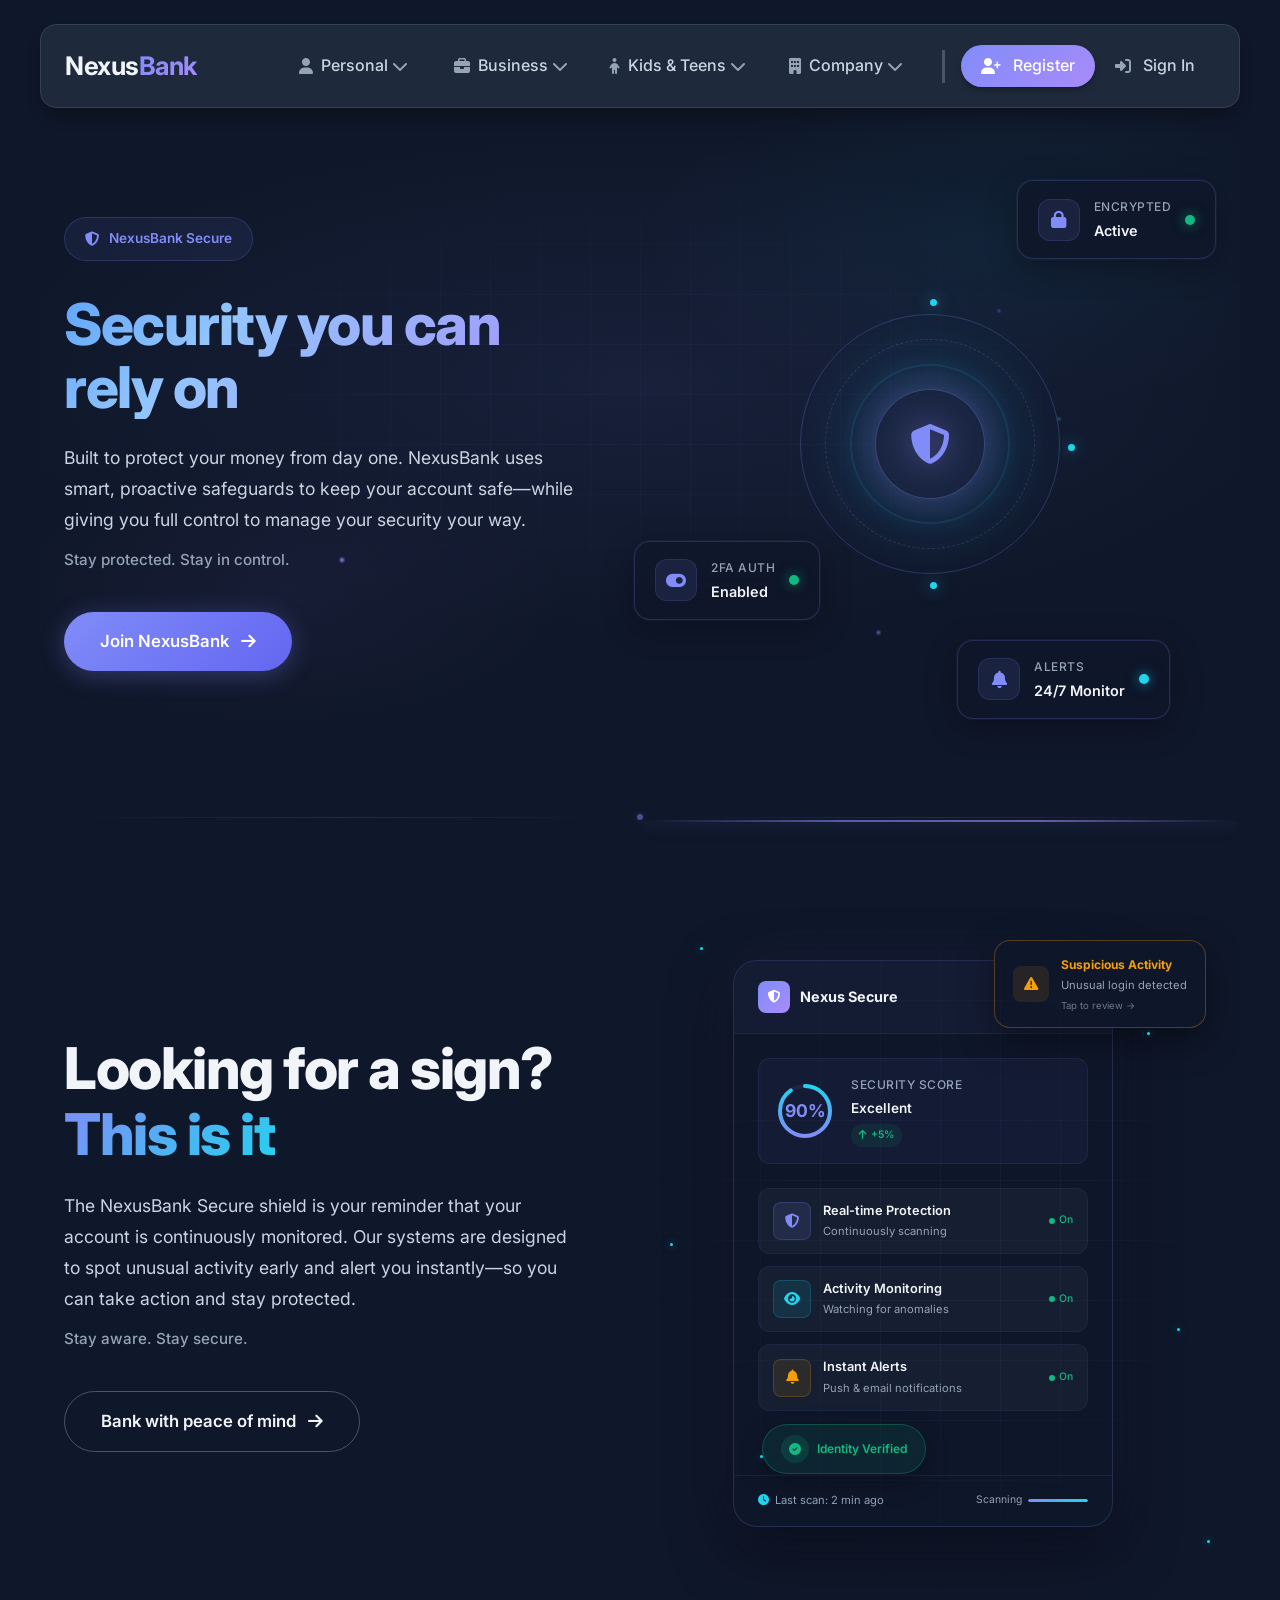
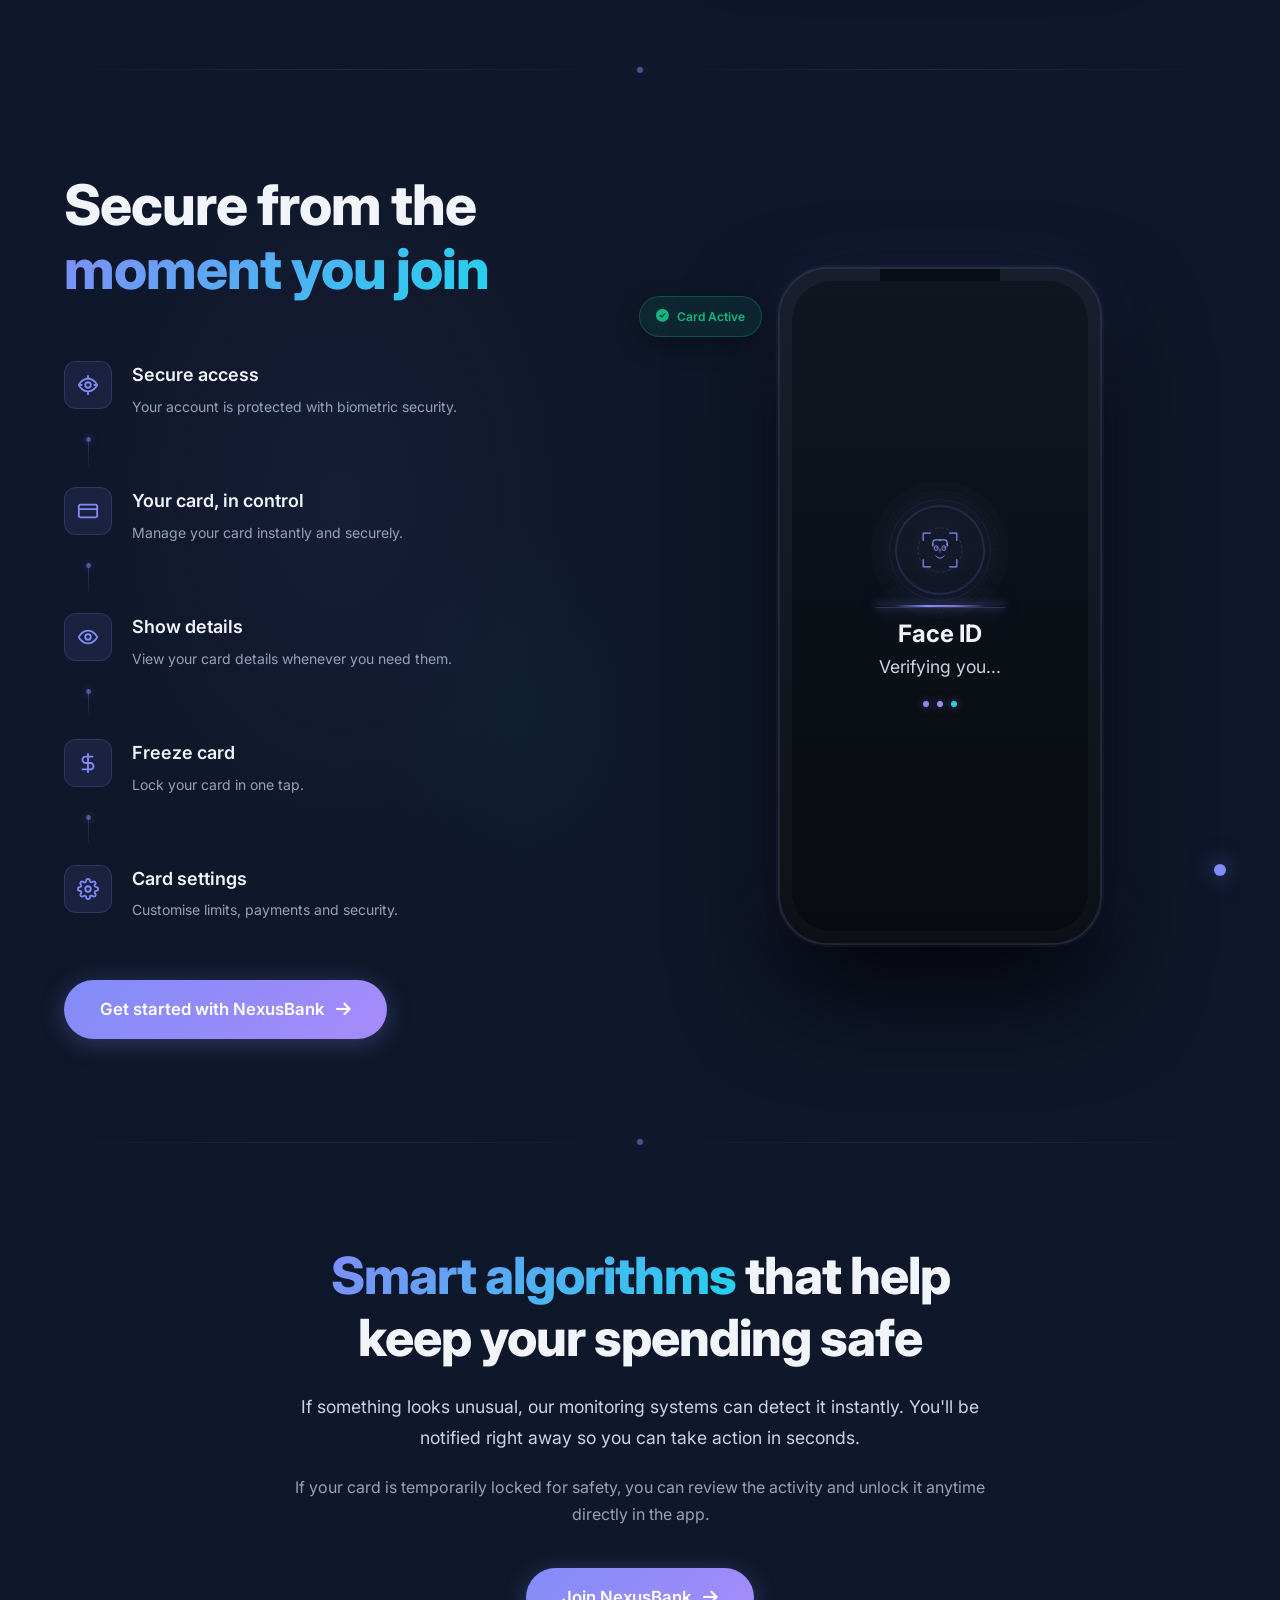
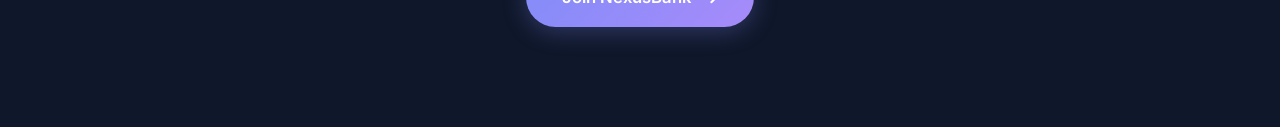
<file: How-We-Protect-Your-Money/index.html>
<!DOCTYPE html>
<html lang="en">
<head>
    <meta charset="UTF-8">
    <meta name="viewport" content="width=device-width, initial-scale=1.0">
    <title>NexusBank | Personal Accounts</title>
    
    <!-- Font Awesome -->
    <link rel="stylesheet" href="https://cdnjs.cloudflare.com/ajax/libs/font-awesome/6.4.0/css/all.min.css">
    
    <!-- Google Fonts -->
    <link href="https://fonts.googleapis.com/css2?family=Inter:wght@300;400;500;600;700;800&display=swap" rel="stylesheet">
    
    <style>
        /* ===== CSS VARIABLES ===== */
        :root {
            --primary: #818cf8;
            --primary-dark: #6366f1;
            --secondary: #a78bfa;
            --accent: #22d3ee;
            --bg-primary: #0f172a;
            --bg-secondary: #1e293b;
            --surface: #1e293b;
            --surface-elevated: #334155;
            --surface-hover: #475569;
            --text-primary: #f1f5f9;
            --text-secondary: #cbd5e1;
            --text-tertiary: #94a3b8;
            --border-light: #334155;
            --border-medium: #475569;
            --success: #10b981;
            --warning: #f59e0b;
            --error: #ef4444;
            --shadow-sm: 0 1px 2px 0 rgb(0 0 0 / 0.3);
            --shadow-md: 0 4px 6px -1px rgb(0 0 0 / 0.3);
            --shadow-lg: 0 10px 15px -3px rgb(0 0 0 / 0.3);
            --shadow-xl: 0 20px 25px -5px rgb(0 0 0 / 0.3);
            --shadow-2xl: 0 25px 50px -12px rgb(0 0 0 / 0.4);
            --radius-sm: 6px;
            --radius-md: 8px;
            --radius-lg: 12px;
            --radius-xl: 16px;
            --radius-2xl: 24px;
            --radius-3xl: 32px;
            --radius-full: 9999px;
            --space-xs: 4px;
            --space-sm: 8px;
            --space-md: 16px;
            --space-lg: 24px;
            --space-xl: 32px;
            --space-2xl: 48px;
            --transition-fast: 150ms cubic-bezier(0.4, 0, 0.2, 1);
            --transition-normal: 250ms cubic-bezier(0.4, 0, 0.2, 1);
            --transition-bounce: all 0.3s cubic-bezier(0.175, 0.885, 0.32, 1.275);
            --font-body: 'Inter', -apple-system, BlinkMacSystemFont, 'Segoe UI', Roboto, sans-serif;
        }

        * {
            margin: 0;
            padding: 0;
            box-sizing: border-box;
        }

        body {
    font-family: var(--font-body);
    background-color: var(--bg-primary);
    color: var(--text-primary);
    line-height: 1.6;
    padding-top: 94px;
    overflow-x: hidden;
}

        /* Focus indicators for keyboard users */
        :focus-visible {
            outline: 2px solid var(--primary);
            outline-offset: 2px;
            border-radius: var(--radius-sm);
        }

        /* ===== FLOATING NAVIGATION ===== */
        .floating-nav {
            position: fixed;
            top: var(--space-lg);
            left: 50%;
            transform: translateX(-50%);
            width: calc(100% - 2rem);
            max-width: 1200px;
            background: var(--surface);
            backdrop-filter: blur(10px);
            border: 1px solid var(--border-light);
            border-radius: var(--radius-xl);
            padding: 0 var(--space-lg);
            z-index: 1000;
            box-shadow: var(--shadow-lg);
            display: flex;
            align-items: center;
            justify-content: space-between;
            height: 84px;
        }

        .floating-nav .container {
            display: flex;
            align-items: center;
            justify-content: space-between;
            width: 100%;
            height: 100%;
            padding: 0;
            max-width: 1200px;
            margin: 0 auto;
        }

        .nav-brand {
            font-size: 1.6rem;
            font-weight: 700;
            color: var(--text-primary);
            letter-spacing: -0.5px;
            text-decoration: none;
            flex-shrink: 0;
            line-height: 1;
        }

        .nav-brand .accent {
            background: linear-gradient(135deg, var(--primary), var(--secondary));
            -webkit-background-clip: text;
            -webkit-text-fill-color: transparent;
            background-clip: text;
        }

        .nav-row {
            display: flex;
            align-items: center;
            gap: var(--space-xs);
            margin-left: auto;
            flex-wrap: nowrap;
        }

        .nav-item {
            display: flex;
            align-items: center;
            gap: 0.5rem;
            padding: 0.6rem 1.2rem;
            font-size: 1rem;
            font-family: var(--font-body);
            border-radius: 40px;
            transition: var(--transition-bounce);
            position: relative;
            text-decoration: none;
            color: var(--text-secondary);
            font-weight: 500;
            border: none;
            background: none;
            cursor: pointer;
            white-space: nowrap;
        }

        /* Fix for Issue #1: Button styling to match links */
        button.nav-item {
            font-family: var(--font-body);
            font-size: 1rem;
            font-weight: 500;
            line-height: 1.6;
            cursor: pointer;
            -webkit-appearance: none;
            -moz-appearance: none;
            appearance: none;
        }

        button.nav-item:focus {
            outline: none;
        }

        button.nav-item:focus-visible {
            outline: 2px solid var(--primary);
            outline-offset: 2px;
            border-radius: var(--radius-full);
        }

        button.nav-item.btn-primary {
            background: linear-gradient(135deg, var(--primary), var(--secondary));
        }

        .nav-item i {
            font-size: 1rem;
            transition: transform 0.2s ease;
            color: var(--text-tertiary);
        }

        .nav-item:hover {
            background: var(--surface-hover);
            transform: scale(1.05);
            color: var(--primary);
        }

        .nav-item:active {
            transform: scale(0.97);
            transition: transform 0.05s ease;
        }

        .nav-item:hover i {
            transform: translateY(-1px);
        }

        .nav-item.btn-primary {
            background: linear-gradient(135deg, var(--primary), var(--secondary));
            color: white;
            box-shadow: var(--shadow-md);
            padding: 0.5rem 1.25rem;
        }

        .nav-item.btn-primary i {
            color: white;
        }

        .nav-item.btn-primary:hover {
            transform: translateY(-1px);
            box-shadow: var(--shadow-lg);
        }

        .nav-item.btn-primary:active {
            transform: translateY(0);
            box-shadow: var(--shadow-sm);
        }

        .nav-item.btn-ghost {
            background: transparent;
            padding: 0.5rem 1.25rem;
        }

        .nav-item.btn-ghost:hover {
            background: var(--surface-hover);
            color: var(--primary);
        }

        .nav-item.btn-ghost:active {
            transform: scale(0.97);
        }

        .nav-spacer {
            width: 3px;
            height: 33px;
            background: var(--border-medium);
            margin: 0 var(--space-md);
            flex-shrink: 0;
        }

        .mobile-menu-btn {
            display: none;
            background: none;
            border: none;
            color: var(--text-secondary);
            font-size: 1.25rem;
            cursor: pointer;
            width: 44px;
            height: 44px;
            align-items: center;
            justify-content: center;
            margin-left: var(--space-sm);
            border-radius: var(--radius-md);
            transition: background var(--transition-fast);
        }

        .mobile-menu-btn:hover {
            background: var(--surface-hover);
        }

        .mobile-menu-btn:active {
            transform: scale(0.95);
        }

        /* ===== DROPDOWN MENU STYLES ===== */
        .nav-dropdown {
            position: relative;
        }

        .dropdown-toggle {
            display: flex;
            align-items: center;
            gap: var(--space-xs);
            cursor: pointer;
            text-decoration: none;
        }

        .dropdown-arrow {
            font-size: 0.75rem;
            transition: transform var(--transition-fast);
            color: var(--text-tertiary);
        }

        .nav-dropdown:hover .dropdown-arrow {
            transform: rotate(180deg);
            color: var(--primary);
        }

        .dropdown-menu {
            position: absolute;
            top: 100%;
            left: 50%;
            transform: translateX(-50%) translateY(10px);
            background: var(--surface);
            border: 1px solid var(--border-light);
            border-radius: var(--radius-xl);
            padding: var(--space-xl);
            box-shadow: var(--shadow-2xl);
            opacity: 0;
            visibility: hidden;
            transition: all var(--transition-normal);
            z-index: 1000;
            backdrop-filter: blur(10px);
            margin-top: var(--space-sm);
        }

        .nav-dropdown:hover .dropdown-menu {
            opacity: 1;
            visibility: visible;
            transform: translateX(-50%) translateY(0);
        }

        /* Personal Menu Positioning - FIXED */
        .personal-menu {
            min-width: min(1000px, 85vw);
            max-width: 1200px;
            left: 175%;
            transform: translateX(calc(-50% + 80px)) translateY(10px);
        }

        .nav-dropdown:hover .personal-menu {
            transform: translateX(calc(-50% + 80px)) translateY(0);
        }

        /* Business Menu Positioning - FIXED */
        .business-menu {
            min-width: min(1000px, 85vw);
            max-width: 1200px;
            left: 90%;
            transform: translateX(calc(-50% + 120px)) translateY(10px);
        }

        .nav-dropdown:hover .business-menu {
            transform: translateX(calc(-50% + 120px)) translateY(0);
        }

        /* Kids Menu Positioning */
        .kids-menu {
            min-width: min(500px, 90vw);
            left: 50%;
            transform: translateX(-50%) translateY(10px);
        }

        .nav-dropdown:hover .kids-menu {
            transform: translateX(-50%) translateY(0);
        }

        /* Company Menu Positioning */
        .company-menu {
            min-width: min(700px, 85vw);
            left: 50%;
            transform: translateX(calc(-50% + 40px)) translateY(10px);
        }

        .nav-dropdown:hover .company-menu {
            transform: translateX(calc(-50% + 40px)) translateY(0);
        }

        .dropdown-grid {
            display: grid;
            grid-template-columns: repeat(6, 1fr);
            gap: var(--space-lg);
        }

        .business-menu .dropdown-grid {
            grid-template-columns: repeat(6, 1fr);
        }

        .company-menu .dropdown-grid.two-columns {
            grid-template-columns: repeat(3, 1fr);
        }

        .dropdown-col {
            min-width: 0;
        }

        .dropdown-section-header {
            display: flex;
            align-items: center;
            gap: var(--space-xs);
            color: var(--text-tertiary);
            font-size: 0.75rem;
            font-weight: 600;
            text-transform: uppercase;
            letter-spacing: 0.5px;
            margin-bottom: var(--space-md);
            padding-bottom: var(--space-xs);
            border-bottom: 1px solid var(--border-light);
            cursor: default;
            pointer-events: none;
        }

        .dropdown-link {
            display: flex;
            align-items: center;
            gap: var(--space-sm);
            padding: var(--space-sm) var(--space-md);
            color: var(--text-secondary);
            text-decoration: none;
            font-size: 0.9rem;
            border-radius: var(--radius-md);
            transition: all var(--transition-fast);
            margin-bottom: 2px;
            cursor: pointer;
        }

        .dropdown-link:hover {
            background: var(--surface-hover);
            transform: translateX(5px);
            color: var(--text-primary);
        }

        .dropdown-link:active {
            transform: scale(0.98);
            background: var(--surface-elevated);
        }

        /* Kids Menu Cards */
        .kids-grid {
            display: grid;
            grid-template-columns: repeat(3, 1fr);
            gap: var(--space-md);
        }

        .kids-card {
            background: rgba(129, 140, 248, 0.05);
            border-radius: var(--radius-lg);
            padding: var(--space-md);
            text-align: center;
            text-decoration: none;
            display: block;
            transition: all 0.3s ease;
            border: 1px solid rgba(129, 140, 248, 0.2);
            cursor: pointer;
        }

        .kids-card:hover {
            background: rgba(129, 140, 248, 0.12);
            border-color: rgba(129, 140, 248, 0.5);
            transform: translateY(-2px);
        }

        .kids-card:active {
            transform: translateY(0);
            background: rgba(129, 140, 248, 0.2);
        }

        .kids-icon {
            width: 48px;
            height: 48px;
            background: linear-gradient(135deg, var(--primary), var(--secondary));
            border-radius: var(--radius-md);
            display: flex;
            align-items: center;
            justify-content: center;
            margin: 0 auto 12px auto;
        }

        .kids-icon i {
            font-size: 1.5rem;
            color: white;
        }

        .kids-title {
            font-weight: 600;
            font-size: 0.9rem;
            color: var(--text-primary);
            margin-bottom: 4px;
        }

        .kids-desc {
            font-size: 0.75rem;
            color: var(--text-tertiary);
            line-height: 1.3;
        }

        /* Plan Links */
        .plans-col {
            background: rgba(99, 102, 241, 0.1);
            border-radius: var(--radius-lg);
            padding: var(--space-md);
        }

        .plan-link {
            display: flex;
            align-items: center;
            justify-content: space-between;
            padding: var(--space-sm) var(--space-md);
            color: var(--text-secondary);
            text-decoration: none;
            border-radius: var(--radius-md);
            transition: all var(--transition-fast);
            margin-bottom: 2px;
            cursor: pointer;
        }

        .plan-link:hover {
            background: var(--surface-hover);
            transform: translateX(5px);
            color: var(--text-primary);
        }

        .plan-link:active {
            transform: scale(0.98);
        }

        .plan-name {
            font-weight: 500;
            font-size: 0.9rem;
        }

        .plan-price {
            font-size: 0.8rem;
            color: var(--text-tertiary);
            background: var(--surface);
            padding: 2px 8px;
            border-radius: var(--radius-full);
        }

        .mt-2 { margin-top: 8px; }
        .mt-3 { margin-top: 16px; }

        /* ===== MOBILE MENU STYLES ===== */
        .mobile-nav {
            display: none;
        }
        
        .mobile-menu-panel {
            display: none;
        }
        
        .mobile-tabs-container {
            padding: var(--space-md) var(--space-md) 0 var(--space-md);
            border-bottom: 1px solid var(--border-light);
            overflow-x: auto;
            overflow-y: hidden;
            white-space: nowrap;
            -webkit-overflow-scrolling: touch;
            scrollbar-width: none;
            -ms-overflow-style: none;
            flex-shrink: 0;
        }
        
        .mobile-tabs-container::-webkit-scrollbar {
            display: none;
        }
        
        .mobile-tabs {
            display: flex;
            flex-wrap: nowrap;
            gap: var(--space-sm);
            padding-bottom: var(--space-sm);
            min-width: min-content;
        }
        
        .mobile-tab {
            display: inline-flex;
            align-items: center;
            gap: var(--space-sm);
            padding: 0.75rem 1.25rem;
            background: transparent;
            border: none;
            color: var(--text-tertiary);
            font-weight: 500;
            font-size: 1rem;
            border-radius: var(--radius-full);
            cursor: pointer;
            transition: all var(--transition-fast);
            white-space: nowrap;
            border: 1px solid transparent;
            flex-shrink: 0;
        }
        
        .mobile-tab i {
            font-size: 1.1rem;
        }
        
        .mobile-tab.active {
            background: rgba(129, 140, 248, 0.15);
            color: var(--primary);
            border-color: rgba(129, 140, 248, 0.3);
        }
        
        .mobile-content-area {
            flex: 1;
            overflow-y: auto;
            padding: var(--space-lg) var(--space-md);
            -webkit-overflow-scrolling: touch;
        }
        
        .mobile-menu-section {
            display: none;
        }
        
        .mobile-menu-section.active {
            display: block;
        }
        
        .mobile-menu-list {
            list-style: none;
            margin: 0;
            padding: 0;
        }
        
        .mobile-menu-item {
            display: flex;
            align-items: center;
            padding: var(--space-md) 0;
            color: var(--text-primary);
            text-decoration: none;
            border-bottom: 1px solid var(--border-light);
            font-size: 1rem;
            transition: all var(--transition-fast);
            cursor: pointer;
        }
        
        .mobile-menu-item.has-children {
            justify-content: space-between;
        }
        
        .mobile-menu-item.has-children .arrow {
            color: var(--text-tertiary);
            font-size: 0.8rem;
            transition: transform var(--transition-fast);
        }
        
        .mobile-menu-item.has-children.open .arrow {
            transform: rotate(180deg);
        }
        
        .mobile-submenu {
            list-style: none;
            margin: 0 0 0 var(--space-lg);
            padding: 0;
            display: none;
        }
        
        .mobile-submenu.open {
            display: block;
        }
        
        .mobile-submenu .mobile-menu-item {
            padding: var(--space-sm) 0;
            border-bottom: none;
            color: var(--text-secondary);
            font-size: 0.95rem;
        }
        
        .mobile-menu-footer {
            padding: var(--space-lg) var(--space-md);
            border-top: 1px solid var(--border-light);
            background: var(--bg-secondary);
            display: flex;
            gap: var(--space-md);
            flex-shrink: 0;
        }
        
        .mobile-btn {
            flex: 1;
            padding: var(--space-md);
            border-radius: var(--radius-full);
            font-weight: 600;
            text-align: center;
            text-decoration: none;
            transition: all var(--transition-fast);
            border: none;
            cursor: pointer;
            font-size: 1rem;
        }
        
        .mobile-btn-login {
            background: transparent;
            color: var(--text-primary);
            border: 1px solid var(--border-medium);
        }
        
        .mobile-btn-login:hover,
        .mobile-btn-login:active {
            background: var(--surface-hover);
        }
        
        .mobile-btn-signup {
            background: linear-gradient(135deg, var(--primary), var(--secondary));
            color: white;
        }
        
        .mobile-btn-signup:hover,
        .mobile-btn-signup:active {
            opacity: 0.9;
            transform: scale(0.98);
        }
        
        body.menu-open {
            overflow: hidden;
        }

        /* Loading state for buttons */
        .btn-primary.loading,
        .btn-ghost.loading {
            position: relative;
            pointer-events: none;
            opacity: 0.7;
        }

        .btn-primary.loading::after,
        .btn-ghost.loading::after {
            content: '';
            position: absolute;
            width: 16px;
            height: 16px;
            top: 50%;
            right: 12px;
            transform: translateY(-50%);
            border: 2px solid white;
            border-top-color: transparent;
            border-radius: 50%;
            animation: spin 0.6s linear infinite;
        }

        /* Screen reader only class */
        .sr-only {
            position: absolute;
            width: 1px;
            height: 1px;
            padding: 0;
            margin: -1px;
            overflow: hidden;
            clip: rect(0, 0, 0, 0);
            white-space: nowrap;
            border-width: 0;
        }

        /* Page Content */
        .page-content {
            max-width: 1200px;
            margin: 0 auto;
            padding: 60px 24px;
            text-align: center;
        }

        h1 {
            font-size: 3rem;
            margin-bottom: 16px;
            background: linear-gradient(135deg, var(--primary), var(--accent));
            -webkit-background-clip: text;
            -webkit-text-fill-color: transparent;
            font-weight: 700;
        }

        p {
            color: var(--text-secondary);
            font-size: 1.1rem;
        }

        /* Drag and Drop Styles */
        .dropdown-link[draggable="true"]:active, 
        .plan-link[draggable="true"]:active,
        .kids-card[draggable="true"]:active {
            cursor: grabbing;
        }
        
        .drag-over {
            background: rgba(129, 140, 248, 0.3);
            transform: scale(1.02);
        }
        
        .button-updated {
            animation: pulse 0.3s ease;
        }
        
        @keyframes pulse {
            0% { transform: scale(1); }
            50% { transform: scale(1.05); background: var(--primary); color: white; }
            100% { transform: scale(1); }
        }

        /* Lazy loading animation */
        .dropdown-menu {
            transition: opacity 0.3s ease, visibility 0.3s ease, transform 0.3s ease;
        }

        .dropdown-menu.loading {
            position: relative;
            min-height: 200px;
        }

        .dropdown-menu.loading::after {
            content: '';
            position: absolute;
            top: 50%;
            left: 50%;
            width: 40px;
            height: 40px;
            margin: -20px 0 0 -20px;
            border: 3px solid var(--border-light);
            border-top-color: var(--primary);
            border-radius: 50%;
            animation: spin 0.6s linear infinite;
        }

        @keyframes fadeIn {
            from { opacity: 0; transform: translateY(-10px); }
            to { opacity: 1; transform: translateY(0); }
        }

        @keyframes spin {
            to { transform: rotate(360deg); }
        }

     
/* ===== DEFAULT (FULL SIZE) - Icons + Text ===== */
.nav-item i {
    margin-right: var(--space-xs);
}

/* ===== MEDIUM SIZE - Text Only, Hide Icons ===== */
/* ===== DEFAULT (FULL SIZE) - Above 1150px: Icons + Text ===== */
/* This is the default state - no media query needed */

/* ===== MEDIUM SIZE - 901px to 1150px: Text Only, Hide Icons ===== */
@media (max-width: 1150px) and (min-width: 901px) {
    .nav-item i {
        display: none !important;
    }
    
    .nav-item span {
        display: inline-block !important;
    }
    
    .nav-item.btn-primary i {
        display: none !important;
    }
    
    .nav-item.btn-primary span {
        display: inline-block !important;
    }
    
    /* Dropdown positioning for medium screens */
    .nav-dropdown .dropdown-menu {
        min-width: 70vw;
        max-width: 85vw;
        left: auto !important;
        right: 0 !important;
        transform: translateY(10px) !important;
        max-height: 80vh;
        overflow-y: auto;
        overflow-x: hidden;
    }
    
    .nav-dropdown:hover .dropdown-menu {
        transform: translateY(0) !important;
    }
    
    .personal-menu,
    .business-menu,
    .company-menu,
    .kids-menu {
        left: auto !important;
        right: 0 !important;
        transform: translateY(10px) !important;
        min-width: 300px !important;
        max-width: 400px !important;
    }
    
    .nav-dropdown:hover .personal-menu,
    .nav-dropdown:hover .business-menu,
    .nav-dropdown:hover .company-menu,
    .nav-dropdown:hover .kids-menu {
        transform: translateY(0) !important;
    }
    
    .nav-dropdown .dropdown-grid {
        grid-template-columns: 1fr !important;
        gap: var(--space-md);
    }
    
    .business-menu .dropdown-grid {
        grid-template-columns: 1fr !important;
    }
    
    .dropdown-menu {
        overflow-x: hidden !important;
    }
    
    .dropdown-menu * {
        max-width: 100%;
    }
    
    .nav-row {
        overflow: visible !important;
    }
    
    .floating-nav {
        overflow: visible !important;
    }
}

@media (max-width: 900px) {
    /* Fix icon centering */
    .nav-item {
        display: flex !important;
        align-items: center !important;
        justify-content: center !important;
        padding: 0 !important;
        margin: 0 !important;
        aspect-ratio: 1 / 1;
    }
    
    .nav-item i {
        display: inline-block !important;
        font-size: 1.35rem !important; /* Slightly smaller than 1.5rem */
        margin: 0 !important;
        line-height: 1;
    }
    
    .nav-item span {
        display: none !important;
    }
    
    .nav-item.btn-primary {
        padding: 0 !important;
    }
    
    .nav-item.btn-primary i {
        display: inline-block !important;
        font-size: 1.35rem !important; /* Slightly smaller than 1.5rem */
        margin: 0 !important;
    }
    
    .nav-item.btn-primary span {
        display: none !important;
    }
    
    /* ===== LOGO LEFT + ICONS EDGE-TO-EDGE WITH SPACING ===== */
    .floating-nav .container {
        display: flex !important;
        align-items: center !important;
        justify-content: flex-start !important;
        width: 100% !important;
    }
    
    /* Logo stays on far left with right margin for spacing */
    .nav-brand {
        flex-shrink: 0 !important;
        margin-right: 2rem !important;
    }
    
    /* Nav menu takes remaining space and fills to right edge */
    .nav-menu {
        flex: 1 !important;
        display: flex !important;
        justify-content: flex-end !important;
    }
    
    /* Nav list spans full width with space-between */
    .nav-menu ul,
    .nav-list,
    .nav-row {
        display: flex !important;
        justify-content: space-between !important;
        width: 100% !important;
        margin: 0 !important;
        padding: 0 !important;
        gap: 0 !important;
    }
    
    /* List items */
    .nav-menu li,
    .nav-list li {
        margin: 0 !important;
        padding: 0 !important;
    }
    
    /* Override any existing nav-row margins */
    .nav-row {
        margin-left: 0 !important;
    }
}



/* ===== SMALL SIZE - 900px and below: Icons Only, Hide Text ===== */
@media (max-width: 900px) and (min-width: 769px) {
    .nav-item i {
        display: inline-block !important;
        font-size: 1.125rem;
        margin-right: 0 !important;
    }
    
    .nav-item span {
        display: none !important;
    }
    
    .nav-item.btn-primary i {
        display: inline-block !important;
        margin: 0 !important;
    }
    
    .nav-item.btn-primary span {
        display: none !important;
    }
    
    /* FIX: Make dropdowns behave exactly like medium screens - single column */
    .nav-dropdown {
        position: relative !important;
    }
    
    .nav-dropdown .dropdown-menu {
        min-width: 300px !important;
        max-width: 400px !important;
        left: 0 !important;
        right: auto !important;
        transform: translateY(10px) !important;
        max-height: 80vh;
        overflow-y: auto;
        overflow-x: hidden;
        padding: var(--space-lg) !important;
    }
    
    .nav-dropdown:hover .dropdown-menu {
        transform: translateY(0) !important;
    }
    
    .personal-menu,
    .business-menu,
    .company-menu,
    .kids-menu {
        left: 0 !important;
        right: auto !important;
        transform: translateY(10px) !important;
        min-width: 300px !important;
        max-width: 400px !important;
    }
    
    .nav-dropdown:hover .personal-menu,
    .nav-dropdown:hover .business-menu,
    .nav-dropdown:hover .company-menu,
    .nav-dropdown:hover .kids-menu {
        transform: translateY(0) !important;
    }
    
    /* SINGLE COLUMN GRID - Same as medium screens */
    .nav-dropdown .dropdown-grid {
        grid-template-columns: 1fr !important;
        gap: var(--space-md);
    }
    
    .business-menu .dropdown-grid {
        grid-template-columns: 1fr !important;
    }
    
    .company-menu .dropdown-grid.two-columns {
        grid-template-columns: 1fr !important;
    }
    
    /* Kids menu also single column */
    .kids-grid {
        grid-template-columns: 1fr !important;
    }
    
    .dropdown-menu {
        overflow-x: hidden !important;
    }
    
    .dropdown-menu * {
        max-width: 100%;
    }
    
    .nav-row {
        overflow: visible !important;
    }
    
    .floating-nav {
        overflow: visible !important;
    }
    
    /* Hide section headers that might be empty or redundant */
    .dropdown-section-header {
        font-size: 0.7rem !important;
        padding-bottom: var(--space-xs) !important;
        margin-bottom: var(--space-sm) !important;
    }
    
    /* Make dropdown links more compact */
    .dropdown-link,
    .plan-link {
        padding: var(--space-sm) var(--space-md) !important;
        font-size: 0.9rem !important;
    }
    
    /* Plans column styling */
    .plans-col {
        background: rgba(99, 102, 241, 0.1);
        border-radius: var(--radius-lg);
        padding: var(--space-md);
        margin-top: var(--space-md);
    }
    
    /* Active state for click-based dropdown toggle */
    .nav-dropdown.active .dropdown-menu {
        opacity: 1 !important;
        visibility: visible !important;
        pointer-events: auto !important;
        transform: translateY(0) !important;
    }
    
    .nav-dropdown.active .dropdown-toggle {
        background: var(--surface-hover) !important;
        color: var(--primary) !important;
    }
    
    /* Prevent hover from interfering on touch devices */
    @media (hover: none) and (pointer: coarse) {
        .nav-dropdown:hover .dropdown-menu {
            opacity: 0 !important;
            visibility: hidden !important;
            pointer-events: none !important;
        }
        
        .nav-dropdown.active .dropdown-menu,
        .nav-dropdown.active:hover .dropdown-menu {
            opacity: 1 !important;
            visibility: visible !important;
            pointer-events: auto !important;
            transform: translateY(0) !important;
        }
    }
}

/* ===== EXTRA SMALL - 800px and below: Keep Icons Only ===== */
@media (max-width: 800px) {
    .nav-dropdown .dropdown-menu {
        min-width: 260px;
        max-width: calc(100vw - 24px);
        max-height: 70vh;
        padding: var(--space-md);
    }
    
    .dropdown-link,
    .plan-link {
        padding: var(--space-xs) var(--space-sm);
    }
    
    .plan-name {
        font-size: 0.8rem;
    }
    
    .plan-price {
        font-size: 0.7rem;
    }
    
    .dropdown-section-header {
        font-size: 0.65rem;
    }
    
    .kids-grid {
        grid-template-columns: repeat(auto-fit, minmax(140px, 1fr));
    }
    
    .kids-card {
        white-space: normal;
        word-break: break-word;
    }
    
    .dropdown-menu * {
        max-width: 100%;
        box-sizing: border-box;
    }
}

/* ===== MOBILE MENU - 768px and below ===== */
@media (max-width: 768px) {
    .floating-nav {
        display: none;
    }

    .mobile-nav {
        position: fixed;
        top: 0;
        left: 0;
        right: 0;
        background: var(--surface);
        backdrop-filter: blur(10px);
        border-bottom: 1px solid var(--border-light);
        padding: var(--space-md) var(--space-lg);
        z-index: 1000;
        display: flex;
        align-items: center;
        justify-content: space-between;
        height: 70px;
        box-sizing: border-box;
    }

    .mobile-nav .nav-brand {
        font-size: 1.5rem;
        white-space: nowrap;
        overflow: hidden;
        text-overflow: ellipsis;
        max-width: 70%;
    }

    .mobile-menu-btn {
        display: flex;
        align-items: center;
        justify-content: center;
        width: 44px;
        height: 44px;
        background: transparent;
        border: none;
        color: var(--text-secondary);
        font-size: 1.5rem;
        cursor: pointer;
        border-radius: var(--radius-md);
        transition: background var(--transition-fast);
        flex-shrink: 0;
    }

    .mobile-menu-btn:hover {
        background: var(--surface-hover);
    }

    .mobile-menu-btn:active {
        transform: scale(0.95);
    }

    .mobile-menu-panel {
        position: fixed;
        top: 70px;
        left: 0;
        right: 0;
        bottom: 0;
        background: var(--bg-secondary);
        z-index: 999;
        display: none;
        flex-direction: column;
        overflow: hidden;
        border-top: 1px solid var(--border-light);
        max-width: 100vw;
        box-sizing: border-box;
    }

    .mobile-menu-panel.active {
        display: flex;
    }

    .mobile-tabs-container {
        padding: var(--space-md) var(--space-sm) 0 var(--space-sm);
        border-bottom: 1px solid var(--border-light);
        overflow-x: auto;
        overflow-y: hidden;
        white-space: nowrap;
        -webkit-overflow-scrolling: touch;
        scrollbar-width: none;
        -ms-overflow-style: none;
        flex-shrink: 0;
    }

    .mobile-tabs-container::-webkit-scrollbar {
        display: none;
    }

    .mobile-tabs {
        display: flex;
        flex-wrap: nowrap;
        gap: var(--space-xs);
        padding-bottom: var(--space-sm);
        min-width: min-content;
    }

    .mobile-tab {
        display: inline-flex;
        align-items: center;
        gap: var(--space-sm);
        padding: 0.75rem 1.25rem;
        background: transparent;
        border: none;
        color: var(--text-tertiary);
        font-weight: 500;
        font-size: 1rem;
        border-radius: var(--radius-full);
        cursor: pointer;
        transition: all var(--transition-fast);
        white-space: nowrap;
        border: 1px solid transparent;
        flex-shrink: 0;
        min-height: 44px;
    }

    .mobile-tab i {
        font-size: 1.1rem;
        pointer-events: none;
    }

    .mobile-tab.active {
        background: rgba(129, 140, 248, 0.15);
        color: var(--primary);
        border-color: rgba(129, 140, 248, 0.3);
    }

    .mobile-content-area {
        flex: 1;
        overflow-y: auto;
        overflow-x: hidden;
        padding: var(--space-lg) var(--space-md);
        -webkit-overflow-scrolling: touch;
        max-width: 100%;
        box-sizing: border-box;
        scrollbar-width: thin;
    }

    .mobile-content-area::-webkit-scrollbar {
        width: 5px;
    }

    .mobile-content-area::-webkit-scrollbar-thumb {
        background: var(--primary);
        border-radius: var(--radius-full);
    }

    .mobile-menu-section {
        display: none;
    }

    .mobile-menu-section.active {
        display: block;
    }

    .mobile-menu-list {
        max-width: 100%;
        list-style: none;
        margin: 0;
        padding: 0;
    }

    .mobile-menu-item {
        display: flex;
        align-items: center;
        min-height: 48px;
        max-width: 100%;
        padding: var(--space-sm) 0;
        color: var(--text-primary);
        text-decoration: none;
        border-bottom: 1px solid var(--border-light);
        font-size: 1rem;
        transition: all var(--transition-fast);
        cursor: pointer;
        word-wrap: break-word;
        white-space: normal;
        box-sizing: border-box;
    }

    .mobile-menu-item.has-children {
        justify-content: space-between;
    }

    .mobile-menu-item.has-children .arrow {
        color: var(--text-tertiary);
        font-size: 0.8rem;
        transition: transform var(--transition-fast);
        flex-shrink: 0;
        margin-left: var(--space-md);
    }

    .mobile-menu-item.has-children.open .arrow {
        transform: rotate(180deg);
    }

    .mobile-submenu {
        list-style: none;
        margin: 0 0 0 var(--space-lg);
        padding: 0;
        display: none;
        max-width: 100%;
        box-sizing: border-box;
    }

    .mobile-submenu.open {
        display: block;
    }

    .mobile-submenu .mobile-menu-item {
        padding: var(--space-xs) 0;
        border-bottom: none;
        color: var(--text-secondary);
        font-size: 0.95rem;
        min-height: 40px;
    }

    .mobile-menu-footer {
        padding: var(--space-lg) var(--space-md);
        padding-bottom: max(var(--space-lg), env(safe-area-inset-bottom));
        border-top: 1px solid var(--border-light);
        background: var(--bg-secondary);
        display: flex;
        gap: var(--space-md);
        flex-shrink: 0;
        box-sizing: border-box;
    }

    .mobile-btn {
        flex: 1;
        padding: var(--space-md) var(--space-sm);
        border-radius: var(--radius-full);
        font-weight: 600;
        text-align: center;
        text-decoration: none;
        transition: all var(--transition-fast);
        border: none;
        cursor: pointer;
        font-size: 1rem;
        min-height: 48px;
        display: flex;
        align-items: center;
        justify-content: center;
        white-space: nowrap;
        overflow: hidden;
        text-overflow: ellipsis;
        box-sizing: border-box;
    }

    .mobile-btn-login {
        background: transparent;
        color: var(--text-primary);
        border: 1px solid var(--border-medium);
    }

    .mobile-btn-login:hover,
    .mobile-btn-login:active {
        background: var(--surface-hover);
    }

    .mobile-btn-signup {
        background: linear-gradient(135deg, var(--primary), var(--secondary));
        color: white;
    }

    .mobile-btn-signup:hover,
    .mobile-btn-signup:active {
        opacity: 0.9;
        transform: scale(0.98);
    }

    body {
        padding-top: 70px;
        overflow-x: hidden;
    }

    body.menu-open {
        overflow: hidden;
    }

    .page-content {
        padding-top: 90px;
        padding-left: var(--space-md);
        padding-right: var(--space-md);
        overflow-x: hidden;
        box-sizing: border-box;
    }

    h1 {
        font-size: 2.5rem;
        word-wrap: break-word;
    }

    * {
        max-width: 100%;
    }
}

/* ===== VERY SMALL - 375px and below ===== */
@media (max-width: 375px) {
    .mobile-tab {
        padding: 0.5rem 0.75rem;
        font-size: 0.8rem;
        gap: 0.4rem;
    }

    .mobile-tab i {
        font-size: 0.85rem;
    }

    .mobile-menu-item {
        font-size: 0.9rem;
        min-height: 44px;
        padding: var(--space-xs) 0;
    }

    .mobile-submenu .mobile-menu-item {
        font-size: 0.85rem;
    }

    .mobile-btn {
        font-size: 0.8rem;
        padding: 10px var(--space-xs);
        min-height: 44px;
        white-space: nowrap;
        overflow: hidden;
        text-overflow: ellipsis;
    }

    .mobile-nav .nav-brand {
        font-size: 1.25rem;
        max-width: 65%;
    }

    .mobile-content-area {
        padding: var(--space-md) var(--space-sm);
    }

    .mobile-submenu {
        margin-left: var(--space-md);
    }

    .mobile-tabs-container {
        padding: var(--space-sm) var(--space-xs) 0 var(--space-xs);
    }

    .mobile-menu-footer {
        padding: var(--space-md) var(--space-sm);
        padding-bottom: max(var(--space-md), env(safe-area-inset-bottom));
        gap: var(--space-sm);
    }

    h1 {
        font-size: 2rem;
    }

    .mobile-menu-panel,
    .mobile-content-area,
    .mobile-menu-list,
    .mobile-submenu {
        max-width: 100vw;
        overflow-x: hidden;
    }

    .mobile-menu-item span,
    .mobile-menu-item {
        word-break: break-word;
    }

    .mobile-menu-btn {
        width: 40px;
        height: 40px;
        font-size: 1.3rem;
    }
}

/* ===== HOVER FALLBACK ===== */
@media (hover: hover) {
    .nav-dropdown:hover .dropdown-menu {
        opacity: 1 !important;
        visibility: visible !important;
    }

    @media (max-width: 1150px) and (min-width: 901px) {
        .nav-dropdown:hover .dropdown-menu,
        .nav-dropdown:hover .personal-menu,
        .nav-dropdown:hover .business-menu,
        .nav-dropdown:hover .company-menu,
        .nav-dropdown:hover .kids-menu {
            transform: translateY(0) !important;
        }
    }

    @media (max-width: 900px) {
        .nav-dropdown:hover .dropdown-menu,
        .nav-dropdown:hover .personal-menu,
        .nav-dropdown:hover .business-menu,
        .nav-dropdown:hover .company-menu,
        .nav-dropdown:hover .kids-menu {
            transform: translateY(0) !important;
        }
    }

    @media (min-width: 1151px) {
        .nav-dropdown:hover .personal-menu {
            transform: translateX(calc(-50% + 80px)) translateY(0) !important;
        }

        .nav-dropdown:hover .business-menu {
            transform: translateX(calc(-50% + 120px)) translateY(0) !important;
        }

        .nav-dropdown:hover .kids-menu {
            transform: translateX(-50%) translateY(0) !important;
        }

        .nav-dropdown:hover .company-menu {
            transform: translateX(calc(-50% + 40px)) translateY(0) !important;
        }
    }
}
         
/* ===== SMALL SIZE - 900px and below: Icons Only, Hide Text ===== */
@media (max-width: 900px) and (min-width: 769px) {
    /* Fix icon centering */
    .nav-item {
        display: flex !important;
        align-items: center !important;
        justify-content: center !important;
        padding: 0.6rem !important;
        aspect-ratio: 1 / 1;
    }
    
    .nav-item i {
        display: inline-block !important;
        font-size: 1.125rem;
        margin: 0 !important;
        line-height: 1;
    }
    
    .nav-item span {
        display: none !important;
    }
    
    .nav-item.btn-primary {
        padding: 0.6rem !important;
    }
    
    .nav-item.btn-primary i {
        display: inline-block !important;
        margin: 0 !important;
    }
    
    .nav-item.btn-primary span {
        display: none !important;
    }
    
    /* Keep the rest of your existing styles for this breakpoint... */
    /* (dropdown positioning, grid layouts, tooltips, etc.) */
}

/* Extra small screens - smaller tooltips */
@media (max-width: 800px) and (min-width: 769px) {
    .nav-item::after {
        font-size: 0.7rem;
        padding: 4px 8px;
        bottom: -36px;
    }
}

/* ===== NEXUSBANK SECURE SECTION - ENHANCED ===== */
.secure-section {
    position: relative;
    max-width: 1200px;
    margin: 0 auto;
    padding: 40px 24px 60px;
    overflow: hidden;
    min-height: 80vh;
    display: flex;
    align-items: center;
}

/* Animated gradient background */
.secure-bg-gradient {
    position: absolute;
    inset: 0;
    background: 
        radial-gradient(ellipse 80% 50% at 50% 40%, rgba(129, 140, 248, 0.08) 0%, transparent 70%),
        radial-gradient(ellipse 50% 40% at 80% 20%, rgba(34, 211, 238, 0.05) 0%, transparent 60%),
        radial-gradient(ellipse 40% 30% at 20% 70%, rgba(167, 139, 250, 0.05) 0%, transparent 60%);
    animation: bgPulse 8s ease-in-out infinite;
}

@keyframes bgPulse {
    0%, 100% { opacity: 0.8; }
    50% { opacity: 1; }
}

/* Grid overlay */
.secure-bg-grid {
    position: absolute;
    inset: 0;
    background-image: 
        linear-gradient(rgba(129, 140, 248, 0.04) 1px, transparent 1px),
        linear-gradient(90deg, rgba(129, 140, 248, 0.04) 1px, transparent 1px);
    background-size: 50px 50px;
    mask-image: radial-gradient(ellipse 70% 50% at 50% 40%, black 25%, transparent 65%);
    -webkit-mask-image: radial-gradient(ellipse 70% 50% at 50% 40%, black 25%, transparent 65%);
    animation: gridDrift 15s linear infinite;
}

@keyframes gridDrift {
    0% { background-position: 0 0; }
    100% { background-position: 50px 25px; }
}

/* Floating particles */
.secure-particles {
    position: absolute;
    inset: 0;
    pointer-events: none;
}

.secure-particle {
    position: absolute;
    border-radius: 50%;
    filter: blur(1px);
}

.particle-a { width: 3px; height: 3px; background: var(--accent); top: 20%; left: 15%; animation: particleFloat1 6s ease-in-out infinite; }
.particle-b { width: 2px; height: 2px; background: var(--primary); top: 30%; right: 20%; animation: particleFloat2 7s ease-in-out infinite 0.5s; }
.particle-c { width: 4px; height: 4px; background: var(--secondary); bottom: 35%; left: 25%; animation: particleFloat3 8s ease-in-out infinite 1s; }
.particle-d { width: 2px; height: 2px; background: var(--accent); top: 45%; right: 15%; animation: particleFloat1 9s ease-in-out infinite 1.5s; }
.particle-e { width: 3px; height: 3px; background: var(--primary); bottom: 25%; right: 30%; animation: particleFloat2 6.5s ease-in-out infinite 2s; }
.particle-f { width: 2px; height: 2px; background: var(--secondary); top: 55%; left: 8%; animation: particleFloat3 7.5s ease-in-out infinite 0.8s; }

@keyframes particleFloat1 {
    0%, 100% { transform: translate(0, 0) scale(1); opacity: 0; }
    20% { opacity: 0.8; }
    50% { transform: translate(30px, -50px) scale(2.5); opacity: 0.4; }
    80% { opacity: 0.8; }
}

@keyframes particleFloat2 {
    0%, 100% { transform: translate(0, 0) scale(1); opacity: 0; }
    25% { opacity: 0.7; }
    60% { transform: translate(-25px, -60px) scale(3); opacity: 0.3; }
    85% { opacity: 0.7; }
}

@keyframes particleFloat3 {
    0%, 100% { transform: translate(0, 0) scale(1); opacity: 0; }
    30% { opacity: 0.6; }
    55% { transform: translate(20px, -45px) scale(2); opacity: 0.5; }
    90% { opacity: 0.6; }
}

/* Container */
.secure-container {
    position: relative;
    z-index: 2;
    display: flex;
    align-items: center;
    justify-content: space-between;
    gap: 60px;
    width: 100%;
}

/* Left Content */
.secure-content {
    flex: 1;
    max-width: 520px;
    z-index: 3;
}

.secure-badge {
    display: inline-flex;
    align-items: center;
    gap: 10px;
    background: rgba(129, 140, 248, 0.08);
    border: 1px solid rgba(129, 140, 248, 0.2);
    color: var(--primary);
    font-size: 0.85rem;
    font-weight: 600;
    padding: 10px 20px;
    border-radius: var(--radius-full);
    margin-bottom: 32px;
    backdrop-filter: blur(10px);
    animation: badgeIn 0.8s cubic-bezier(0.175, 0.885, 0.32, 1.275) forwards;
}

.secure-badge i {
    font-size: 0.9rem;
    animation: iconShimmer 2s ease-in-out infinite;
}

@keyframes iconShimmer {
    0%, 100% { opacity: 0.7; }
    50% { opacity: 1; }
}

@keyframes badgeIn {
    from { opacity: 0; transform: translateY(10px) scale(0.95); }
    to { opacity: 1; transform: translateY(0) scale(1); }
}

.secure-headline {
    font-size: clamp(2.5rem, 4.5vw, 4rem);
    font-weight: 800;
    line-height: 1.1;
    margin-bottom: 24px;
    background: linear-gradient(135deg, #60a5fa 0%, #93c5fd 30%, #a78bfa 100%);
    -webkit-background-clip: text;
    -webkit-text-fill-color: transparent;
    background-clip: text;
    letter-spacing: -1.5px;
    animation: headlineIn 0.8s cubic-bezier(0.175, 0.885, 0.32, 1.275) 0.1s forwards;
    opacity: 0;
}

@keyframes headlineIn {
    from { opacity: 0; transform: translateY(30px); }
    to { opacity: 1; transform: translateY(0); }
}

.secure-description {
    font-size: 1.1rem;
    color: var(--text-secondary);
    line-height: 1.75;
    margin-bottom: 12px;
    animation: textIn 0.8s ease 0.25s forwards;
    opacity: 0;
}

.secure-subtext {
    font-size: 0.95rem;
    color: var(--text-tertiary);
    font-weight: 500;
    margin-bottom: 40px;
    animation: textIn 0.8s ease 0.35s forwards;
    opacity: 0;
}

@keyframes textIn {
    from { opacity: 0; transform: translateY(20px); }
    to { opacity: 1; transform: translateY(0); }
}

/* CTA Button */
.secure-cta {
    display: inline-flex;
    align-items: center;
    gap: 12px;
    background: linear-gradient(135deg, #818cf8 0%, #6366f1 50%, #a78bfa 100%);
    background-size: 200% 200%;
    color: white;
    font-size: 1.05rem;
    font-weight: 600;
    padding: 16px 36px;
    border-radius: var(--radius-full);
    text-decoration: none;
    transition: all 0.4s cubic-bezier(0.175, 0.885, 0.32, 1.275);
    box-shadow: 0 4px 24px rgba(129, 140, 248, 0.3), 0 0 0 0 rgba(129, 140, 248, 0.4);
    animation: ctaIn 0.8s cubic-bezier(0.175, 0.885, 0.32, 1.275) 0.45s forwards, shimmer 3s ease-in-out infinite;
    opacity: 0;
    border: none;
    cursor: pointer;
    position: relative;
    overflow: hidden;
}

.secure-cta::before {
    content: '';
    position: absolute;
    top: 0;
    left: -100%;
    width: 100%;
    height: 100%;
    background: linear-gradient(90deg, transparent, rgba(255,255,255,0.15), transparent);
    transition: left 0.5s;
}

.secure-cta:hover::before {
    left: 100%;
}

.secure-cta:hover {
    transform: translateY(-3px) scale(1.04);
    box-shadow: 0 8px 40px rgba(129, 140, 248, 0.5), 0 0 0 8px rgba(129, 140, 248, 0.08);
    background-position: 100% 50%;
}

.secure-cta:active {
    transform: translateY(-1px) scale(0.98);
}

@keyframes ctaIn {
    from { opacity: 0; transform: translateY(25px); }
    to { opacity: 1; transform: translateY(0); }
}

@keyframes shimmer {
    0%, 100% { background-position: 0% 50%; }
    50% { background-position: 100% 50%; }
}

.secure-cta i {
    transition: transform 0.3s ease;
}

.secure-cta:hover i {
    transform: translateX(4px);
}

/* Right Visual */
.secure-visual {
    flex: 1;
    display: flex;
    align-items: center;
    justify-content: center;
    position: relative;
    min-height: 550px;
}

/* Main Security Orb */
.security-orb {
    position: relative;
    width: 300px;
    height: 300px;
    display: flex;
    align-items: center;
    justify-content: center;
    animation: orbAppear 1.2s cubic-bezier(0.175, 0.885, 0.32, 1.275) 0.2s forwards;
    opacity: 0;
    transform: scale(0.7);
}

@keyframes orbAppear {
    from { opacity: 0; transform: scale(0.7); }
    to { opacity: 1; transform: scale(1); }
}

/* Glow layers */
.orb-glow-outer {
    position: absolute;
    width: 280px;
    height: 280px;
    background: radial-gradient(circle, rgba(129, 140, 248, 0.15) 0%, rgba(34, 211, 238, 0.08) 30%, transparent 70%);
    border-radius: 50%;
    animation: glowBreath 4s ease-in-out infinite;
}

.orb-glow-inner {
    position: absolute;
    width: 180px;
    height: 180px;
    background: radial-gradient(circle, rgba(167, 139, 250, 0.2) 0%, transparent 60%);
    border-radius: 50%;
    animation: glowBreath 3s ease-in-out infinite 0.5s;
}

@keyframes glowBreath {
    0%, 100% { transform: scale(1); opacity: 0.6; }
    50% { transform: scale(1.25); opacity: 1; }
}

/* Rings */
.orb-ring {
    position: absolute;
    border-radius: 50%;
    border-style: solid;
}

.ring-1 {
    width: 260px;
    height: 260px;
    border: 1.5px solid rgba(129, 140, 248, 0.25);
    animation: ringSpin 10s linear infinite;
}

.ring-2 {
    width: 210px;
    height: 210px;
    border: 1px dashed rgba(167, 139, 250, 0.2);
    animation: ringSpin 7s linear infinite reverse;
}

.ring-3 {
    width: 160px;
    height: 160px;
    border: 2px solid rgba(34, 211, 238, 0.1);
    animation: ringSpin 5s linear infinite;
    box-shadow: 0 0 20px rgba(34, 211, 238, 0.05), inset 0 0 20px rgba(34, 211, 238, 0.02);
}

@keyframes ringSpin {
    from { transform: rotate(0deg); }
    to { transform: rotate(360deg); }
}

/* Core */
.orb-core {
    position: relative;
    width: 110px;
    height: 110px;
    background: rgba(15, 23, 42, 0.7);
    border: 1.5px solid rgba(129, 140, 248, 0.35);
    border-radius: 50%;
    display: flex;
    align-items: center;
    justify-content: center;
    backdrop-filter: blur(25px);
    box-shadow: 
        0 0 50px rgba(129, 140, 248, 0.2),
        0 0 100px rgba(129, 140, 248, 0.1),
        inset 0 0 30px rgba(129, 140, 248, 0.08);
    z-index: 2;
    animation: corePulse 3s ease-in-out infinite;
}

@keyframes corePulse {
    0%, 100% { box-shadow: 0 0 50px rgba(129, 140, 248, 0.2), 0 0 100px rgba(129, 140, 248, 0.1), inset 0 0 30px rgba(129, 140, 248, 0.08); }
    50% { box-shadow: 0 0 70px rgba(129, 140, 248, 0.35), 0 0 140px rgba(129, 140, 248, 0.18), inset 0 0 40px rgba(129, 140, 248, 0.15); }
}

.orb-core i {
    font-size: 2.5rem;
    color: var(--primary);
    filter: drop-shadow(0 0 20px rgba(129, 140, 248, 0.6));
    animation: shieldBeat 2s ease-in-out infinite;
}

@keyframes shieldBeat {
    0%, 100% { transform: scale(1); }
    15% { transform: scale(1.12); }
    30% { transform: scale(1); }
    45% { transform: scale(1.08); }
    60% { transform: scale(1); }
}

/* Orbiting dots */
.orb-dot {
    position: absolute;
    width: 7px;
    height: 7px;
    background: var(--accent);
    border-radius: 50%;
    box-shadow: 0 0 15px rgba(34, 211, 238, 0.7), 0 0 30px rgba(34, 211, 238, 0.3);
}

.dot-1 { top: 5px; left: 50%; animation: orbitTop 3s ease-in-out infinite; }
.dot-2 { right: 5px; top: 50%; animation: orbitRight 4s ease-in-out infinite 0.5s; }
.dot-3 { bottom: 5px; left: 50%; animation: orbitBottom 3.5s ease-in-out infinite 1s; }

@keyframes orbitTop {
    0%, 100% { transform: translateX(-50%) translateY(0); }
    50% { transform: translateX(-50%) translateY(-12px); }
}

@keyframes orbitRight {
    0%, 100% { transform: translateY(-50%) translateX(0); }
    50% { transform: translateY(-50%) translateX(-12px); }
}

@keyframes orbitBottom {
    0%, 100% { transform: translateX(-50%) translateY(0); }
    50% { transform: translateX(-50%) translateY(12px); }
}

/* Floating UI Cards */
.secure-card {
    position: absolute;
    background: rgba(15, 23, 42, 0.8);
    border: 1px solid rgba(129, 140, 248, 0.2);
    border-radius: var(--radius-xl);
    padding: 16px 20px;
    display: flex;
    align-items: center;
    gap: 14px;
    backdrop-filter: blur(20px);
    box-shadow: 0 8px 32px rgba(0, 0, 0, 0.3), 0 0 0 1px rgba(129, 140, 248, 0.08);
    z-index: 3;
    transition: all 0.4s cubic-bezier(0.175, 0.885, 0.32, 1.275);
}

.secure-card:hover {
    transform: translateY(-5px) scale(1.06) !important;
    border-color: rgba(129, 140, 248, 0.5);
    box-shadow: 0 12px 40px rgba(0, 0, 0, 0.4), 0 0 30px rgba(129, 140, 248, 0.2);
}

.card-icon {
    width: 42px;
    height: 42px;
    background: rgba(129, 140, 248, 0.1);
    border-radius: var(--radius-lg);
    display: flex;
    align-items: center;
    justify-content: center;
    flex-shrink: 0;
    border: 1px solid rgba(129, 140, 248, 0.15);
}

.card-icon i {
    font-size: 1.1rem;
    color: var(--primary);
}

.card-text {
    display: flex;
    flex-direction: column;
    gap: 3px;
}

.card-label {
    font-size: 0.75rem;
    color: var(--text-tertiary);
    font-weight: 500;
    text-transform: uppercase;
    letter-spacing: 0.5px;
}

.card-status {
    font-size: 0.9rem;
    color: var(--text-primary);
    font-weight: 600;
}

.card-indicator {
    width: 10px;
    height: 10px;
    border-radius: 50%;
    flex-shrink: 0;
}

.card-indicator.green {
    background: var(--success);
    box-shadow: 0 0 12px rgba(16, 185, 129, 0.6), 0 0 24px rgba(16, 185, 129, 0.2);
    animation: indicatorGlow 2s ease-in-out infinite;
}

.card-indicator.pulse {
    background: var(--accent);
    box-shadow: 0 0 12px rgba(34, 211, 238, 0.6), 0 0 24px rgba(34, 211, 238, 0.2);
    animation: indicatorPulse 1.5s ease-in-out infinite;
}

@keyframes indicatorGlow {
    0%, 100% { box-shadow: 0 0 12px rgba(16, 185, 129, 0.6), 0 0 24px rgba(16, 185, 129, 0.2); }
    50% { box-shadow: 0 0 20px rgba(16, 185, 129, 0.9), 0 0 40px rgba(16, 185, 129, 0.4); }
}

@keyframes indicatorPulse {
    0%, 100% { opacity: 1; }
    50% { opacity: 0.3; }
}

.card-lock {
    top: 2%;
    right: 0;
    animation: floatCard1 5s ease-in-out infinite;
}

.card-toggle {
    bottom: 18%;
    left: -10px;
    animation: floatCard2 5.5s ease-in-out infinite 0.8s;
}

.card-notify {
    bottom: 0;
    right: 8%;
    animation: floatCard1 6s ease-in-out infinite 0.4s;
}

@keyframes floatCard1 {
    0%, 100% { transform: translateY(0); }
    50% { transform: translateY(-12px); }
}

@keyframes floatCard2 {
    0%, 100% { transform: translateY(0); }
    40% { transform: translateY(-10px); }
    80% { transform: translateY(-4px); }
}

/* ===== RESPONSIVE ===== */
@media (max-width: 1024px) {
    .secure-container { gap: 40px; }
    .secure-headline { font-size: 2.5rem; }
    .security-orb { width: 240px; height: 240px; }
    .orb-glow-outer { width: 220px; height: 220px; }
    .orb-glow-inner { width: 140px; height: 140px; }
    .orb-core { width: 90px; height: 90px; }
    .orb-core i { font-size: 2rem; }
    .ring-1 { width: 210px; height: 210px; }
    .ring-2 { width: 170px; height: 170px; }
    .ring-3 { width: 130px; height: 130px; }
    .secure-card { padding: 12px 16px; gap: 10px; }
    .card-icon { width: 34px; height: 34px; }
    .card-icon i { font-size: 0.95rem; }
    .card-status { font-size: 0.8rem; }
}

@media (max-width: 768px) {
    .secure-section { padding: 60px 24px; min-height: auto; }
    .secure-container { flex-direction: column; text-align: center; gap: 60px; }
    .secure-content { max-width: 100%; }
    .secure-headline { font-size: 2.2rem; }
    .secure-description { font-size: 1rem; }
    .secure-visual { min-height: 400px; width: 100%; }
    .security-orb { width: 200px; height: 200px; }
    .orb-glow-outer { width: 180px; height: 180px; }
    .orb-glow-inner { width: 120px; height: 120px; }
    .orb-core { width: 75px; height: 75px; }
    .orb-core i { font-size: 1.6rem; }
    .ring-1 { width: 175px; height: 175px; }
    .ring-2 { width: 140px; height: 140px; }
    .ring-3 { width: 105px; height: 105px; }
    .card-lock { top: 0; right: 0; }
    .card-toggle { bottom: 22%; left: 0; }
    .card-notify { bottom: 0; right: 0; }
    .secure-card { padding: 10px 14px; gap: 8px; }
    .card-icon { width: 30px; height: 30px; }
    .card-label { font-size: 0.65rem; }
    .card-status { font-size: 0.75rem; }
}

@media (max-width: 480px) {
    .secure-section { padding: 40px 16px; }
    .secure-headline { font-size: 1.8rem; }
    .secure-description { font-size: 0.9rem; }
    .secure-subtext { font-size: 0.85rem; }
    .secure-cta { font-size: 0.95rem; padding: 14px 28px; }
    .secure-visual { min-height: 320px; }
    .security-orb { width: 160px; height: 160px; }
    .orb-glow-outer { width: 145px; height: 145px; }
    .orb-glow-inner { width: 95px; height: 95px; }
    .orb-core { width: 60px; height: 60px; }
    .orb-core i { font-size: 1.3rem; }
    .ring-1 { width: 140px; height: 140px; }
    .ring-2 { width: 115px; height: 115px; }
    .ring-3 { width: 85px; height: 85px; }
    .orb-dot { width: 5px; height: 5px; }
    .secure-card { padding: 8px 10px; gap: 6px; }
    .card-icon { width: 26px; height: 26px; }
    .card-icon i { font-size: 0.7rem; }
}

/* ===== SECTION DIVIDER ===== */
.section-divider {
    max-width: 1200px;
    margin: 0 auto;
    padding: 0 24px;
    display: flex;
    align-items: center;
    gap: 16px;
    opacity: 0.5;
}

.divider-line {
    flex: 1;
    height: 1px;
    background: linear-gradient(90deg, transparent, var(--border-light), transparent);
}

.divider-dot {
    width: 6px;
    height: 6px;
    background: var(--primary);
    border-radius: 50%;
    box-shadow: 0 0 10px rgba(129, 140, 248, 0.4);
}

/* ===== REDESIGNED PEACE OF MIND SECTION ===== */
.peace-section {
    position: relative;
    max-width: 1200px;
    margin: 0 auto;
    padding: 100px 24px;
    overflow: hidden;
    min-height: 90vh;
    display: flex;
    align-items: center;
}

/* Background grid pattern - ON TOP of everything on the visual side */
.peace-bg-grid {
    position: absolute;
    top: 0;
    right: 0;
    width: 50%;
    height: 100%;
    background-image: 
        linear-gradient(rgba(129, 140, 248, 0.05) 1px, transparent 1px),
        linear-gradient(90deg, rgba(129, 140, 248, 0.05) 1px, transparent 1px);
    background-size: 60px 60px;
    mask-image: radial-gradient(ellipse 70% 60% at 50% 50%, black 30%, transparent 70%);
    -webkit-mask-image: radial-gradient(ellipse 70% 60% at 50% 50%, black 30%, transparent 70%);
    z-index: 10;
    pointer-events: none;
}

/* Scanning line effect - ON TOP of everything on the visual side */
.peace-scan-line {
    position: absolute;
    top: 0;
    right: 0;
    width: 50%;
    height: 100%;
    z-index: 11;
    pointer-events: none;
    overflow: hidden;
}

.peace-scan-line::before {
    content: '';
    position: absolute;
    left: 0;
    right: 0;
    height: 2px;
    background: linear-gradient(90deg, transparent, rgba(129, 140, 248, 0.6), rgba(167, 139, 250, 0.6), transparent);
    box-shadow: 0 0 15px rgba(129, 140, 248, 0.4), 0 0 30px rgba(167, 139, 250, 0.2);
    animation: scanVertical 4s ease-in-out infinite;
}

@keyframes scanVertical {
    0%, 100% { top: 10%; opacity: 0; }
    20% { opacity: 1; }
    50% { top: 85%; opacity: 0.8; }
    80% { opacity: 1; }
}

/* Container */
.peace-container {
    position: relative;
    z-index: 2;
    display: flex;
    align-items: center;
    justify-content: space-between;
    gap: 60px;
    width: 100%;
    flex-direction: row-reverse;
}

/* Right Content */
.peace-content {
    flex: 1;
    max-width: 520px;
    z-index: 3;
}

.peace-headline {
    font-size: clamp(2.5rem, 4.5vw, 3.8rem);
    font-weight: 800;
    line-height: 1.15;
    margin-bottom: 24px;
    color: var(--text-primary);
    letter-spacing: -1.5px;
    animation: peaceHeadlineIn 0.7s cubic-bezier(0.175, 0.885, 0.32, 1.275) forwards;
    opacity: 0;
}

.peace-highlight {
    background: linear-gradient(135deg, var(--primary), var(--accent));
    -webkit-background-clip: text;
    -webkit-text-fill-color: transparent;
    background-clip: text;
}

@keyframes peaceHeadlineIn {
    from { opacity: 0; transform: translateY(30px); }
    to { opacity: 1; transform: translateY(0); }
}

.peace-description {
    font-size: 1.1rem;
    color: var(--text-secondary);
    line-height: 1.75;
    margin-bottom: 12px;
    animation: peaceTextIn 0.7s ease 0.15s forwards;
    opacity: 0;
}

.peace-subtext {
    font-size: 0.95rem;
    color: var(--text-tertiary);
    font-weight: 500;
    margin-bottom: 40px;
    animation: peaceTextIn 0.7s ease 0.25s forwards;
    opacity: 0;
}

@keyframes peaceTextIn {
    from { opacity: 0; transform: translateY(20px); }
    to { opacity: 1; transform: translateY(0); }
}

/* CTA Button */
.peace-cta {
    display: inline-flex;
    align-items: center;
    gap: 12px;
    background: transparent;
    color: var(--text-primary);
    font-size: 1.05rem;
    font-weight: 600;
    padding: 16px 36px;
    border-radius: var(--radius-full);
    text-decoration: none;
    transition: all 0.4s cubic-bezier(0.175, 0.885, 0.32, 1.275);
    border: 1.5px solid var(--border-medium);
    animation: peaceTextIn 0.7s ease 0.35s forwards;
    opacity: 0;
    cursor: pointer;
}

.peace-cta:hover {
    background: rgba(129, 140, 248, 0.1);
    border-color: var(--primary);
    transform: translateY(-3px) scale(1.03);
    box-shadow: 0 8px 30px rgba(129, 140, 248, 0.2);
    color: var(--primary);
}

.peace-cta:active {
    transform: translateY(-1px) scale(0.98);
}

.peace-cta i {
    transition: transform 0.3s ease;
}

.peace-cta:hover i {
    transform: translateX(4px);
}

/* ===== LEFT VISUAL - REDESIGNED ===== */
.peace-visual {
    flex: 1;
    display: flex;
    align-items: center;
    justify-content: center;
    position: relative;
    min-height: 550px;
    padding: 40px;
}

/* Main Dashboard Card */
.peace-dashboard {
    position: relative;
    width: 380px;
    background: rgba(15, 23, 42, 0.9);
    border: 1px solid rgba(129, 140, 248, 0.2);
    border-radius: var(--radius-2xl);
    padding: 0;
    backdrop-filter: blur(20px);
    box-shadow: 0 20px 60px rgba(0, 0, 0, 0.5), 0 0 60px rgba(129, 140, 248, 0.1);
    z-index: 5;
    animation: dashboardIn 0.8s cubic-bezier(0.175, 0.885, 0.32, 1.275) 0.2s forwards;
    opacity: 0;
    overflow: hidden;
}

@keyframes dashboardIn {
    from { opacity: 0; transform: translateY(30px) scale(0.95); }
    to { opacity: 1; transform: translateY(0) scale(1); }
}

/* Dashboard Header */
.dashboard-header {
    display: flex;
    align-items: center;
    justify-content: space-between;
    padding: 20px 24px;
    border-bottom: 1px solid rgba(129, 140, 248, 0.1);
    background: rgba(129, 140, 248, 0.05);
}

.dashboard-header-left {
    display: flex;
    align-items: center;
    gap: 10px;
}

.dashboard-logo {
    width: 32px;
    height: 32px;
    background: linear-gradient(135deg, var(--primary), var(--secondary));
    border-radius: var(--radius-md);
    display: flex;
    align-items: center;
    justify-content: center;
}

.dashboard-logo i {
    font-size: 0.8rem;
    color: white;
}

.dashboard-title {
    font-size: 0.9rem;
    font-weight: 700;
    color: var(--text-primary);
}

.dashboard-status {
    display: flex;
    align-items: center;
    gap: 6px;
}

.status-dot {
    width: 8px;
    height: 8px;
    background: var(--success);
    border-radius: 50%;
    box-shadow: 0 0 10px rgba(16, 185, 129, 0.6);
    animation: statusPulse 2s ease-in-out infinite;
}

@keyframes statusPulse {
    0%, 100% { box-shadow: 0 0 10px rgba(16, 185, 129, 0.6); }
    50% { box-shadow: 0 0 20px rgba(16, 185, 129, 0.9); }
}

.status-text {
    font-size: 0.7rem;
    color: var(--success);
    font-weight: 500;
    text-transform: uppercase;
}

/* Dashboard Body */
.dashboard-body {
    padding: 24px;
}

/* Security Score */
.security-score-section {
    display: flex;
    align-items: center;
    gap: 16px;
    margin-bottom: 24px;
    padding: 16px;
    background: rgba(129, 140, 248, 0.05);
    border-radius: var(--radius-lg);
    border: 1px solid rgba(129, 140, 248, 0.1);
}

.score-ring {
    position: relative;
    width: 60px;
    height: 60px;
    flex-shrink: 0;
}

.score-ring svg {
    transform: rotate(-90deg);
}

.score-ring-bg {
    fill: none;
    stroke: rgba(129, 140, 248, 0.1);
    stroke-width: 4;
}

.score-ring-fill {
    fill: none;
    stroke: url(#scoreGradient);
    stroke-width: 4;
    stroke-linecap: round;
    stroke-dasharray: 157;
    stroke-dashoffset: 16;
    animation: scoreFill 1.5s ease-out 0.8s forwards;
}

@keyframes scoreFill {
    from { stroke-dashoffset: 157; }
    to { stroke-dashoffset: 16; }
}

.score-value {
    position: absolute;
    inset: 0;
    display: flex;
    align-items: center;
    justify-content: center;
    font-size: 1.1rem;
    font-weight: 700;
    color: var(--primary);
}

.score-info {
    display: flex;
    flex-direction: column;
    gap: 4px;
}

.score-label {
    font-size: 0.75rem;
    color: var(--text-tertiary);
    font-weight: 500;
    text-transform: uppercase;
    letter-spacing: 0.5px;
}

.score-text {
    font-size: 0.85rem;
    color: var(--text-primary);
    font-weight: 600;
}

.score-badge {
    display: inline-flex;
    align-items: center;
    gap: 4px;
    font-size: 0.65rem;
    color: var(--success);
    font-weight: 600;
    background: rgba(16, 185, 129, 0.1);
    padding: 3px 8px;
    border-radius: var(--radius-full);
    width: fit-content;
}

/* Monitor List - Add bottom margin for spacing */
.monitor-list {
    display: flex;
    flex-direction: column;
    gap: 12px;
    margin-bottom: 40px; /* Increased from 20px */
}

.monitor-item {
    display: flex;
    align-items: center;
    gap: 12px;
    padding: 12px 14px;
    background: rgba(30, 41, 59, 0.5);
    border-radius: var(--radius-lg);
    border: 1px solid rgba(129, 140, 248, 0.08);
    transition: all 0.3s ease;
    position: relative;
}

.monitor-item:hover {
    background: rgba(129, 140, 248, 0.08);
    border-color: rgba(129, 140, 248, 0.2);
    transform: translateX(4px);
}

.monitor-icon {
    width: 38px;
    height: 38px;
    border-radius: var(--radius-md);
    display: flex;
    align-items: center;
    justify-content: center;
    flex-shrink: 0;
}

.monitor-icon.shield {
    background: rgba(129, 140, 248, 0.12);
    border: 1px solid rgba(129, 140, 248, 0.2);
}

.monitor-icon.shield i {
    color: var(--primary);
    font-size: 0.9rem;
}

.monitor-icon.eye {
    background: rgba(34, 211, 238, 0.1);
    border: 1px solid rgba(34, 211, 238, 0.2);
}

.monitor-icon.eye i {
    color: var(--accent);
    font-size: 0.9rem;
}

.monitor-icon.bell {
    background: rgba(245, 158, 11, 0.1);
    border: 1px solid rgba(245, 158, 11, 0.2);
}

.monitor-icon.bell i {
    color: var(--warning);
    font-size: 0.9rem;
}

.monitor-info {
    display: flex;
    flex-direction: column;
    gap: 2px;
    flex: 1;
}

.monitor-name {
    font-size: 0.8rem;
    color: var(--text-primary);
    font-weight: 600;
}

.monitor-desc {
    font-size: 0.7rem;
    color: var(--text-tertiary);
}

.monitor-status {
    display: flex;
    align-items: center;
    gap: 4px;
}

.monitor-status .active-dot {
    width: 6px;
    height: 6px;
    background: var(--success);
    border-radius: 50%;
}

.monitor-status span {
    font-size: 0.65rem;
    color: var(--success);
    font-weight: 500;
}

/* Dashboard Footer */
.dashboard-footer {
    padding: 16px 24px;
    border-top: 1px solid rgba(129, 140, 248, 0.1);
    display: flex;
    align-items: center;
    justify-content: space-between;
}

.last-scan {
    display: flex;
    align-items: center;
    gap: 6px;
    font-size: 0.7rem;
    color: var(--text-tertiary);
}

.last-scan i {
    color: var(--accent);
    font-size: 0.7rem;
}

.scan-indicator {
    display: flex;
    align-items: center;
    gap: 6px;
}

.scan-bar {
    width: 60px;
    height: 3px;
    background: rgba(129, 140, 248, 0.1);
    border-radius: var(--radius-full);
    overflow: hidden;
}

.scan-bar-fill {
    height: 100%;
    background: linear-gradient(90deg, var(--primary), var(--accent));
    border-radius: var(--radius-full);
    animation: scanBar 2s ease-in-out infinite;
}

@keyframes scanBar {
    0%, 100% { width: 20%; }
    50% { width: 100%; }
}

/* Floating Alert Card - Moved more to the left */
.peace-alert-card {
    position: absolute;
    top: 20px;
    right: 10px; /* Changed from -30px to 10px to move it left */
    background: rgba(15, 23, 42, 0.95);
    border: 1px solid rgba(245, 158, 11, 0.3);
    border-radius: var(--radius-xl);
    padding: 14px 18px;
    display: flex;
    align-items: center;
    gap: 12px;
    backdrop-filter: blur(15px);
    box-shadow: 0 12px 36px rgba(0, 0, 0, 0.4);
    z-index: 12;
    animation: alertFloat 5s ease-in-out infinite;
    white-space: nowrap;
}

.peace-alert-card:hover {
    border-color: rgba(245, 158, 11, 0.6);
    box-shadow: 0 16px 48px rgba(0, 0, 0, 0.5), 0 0 30px rgba(245, 158, 11, 0.1);
}

@keyframes alertFloat {
    0%, 100% { transform: translateY(0) translateX(0); }
    25% { transform: translateY(-6px) translateX(-4px); }
    50% { transform: translateY(-3px) translateX(-8px); }
    75% { transform: translateY(-8px) translateX(-4px); }
}

.alert-icon {
    width: 36px;
    height: 36px;
    background: rgba(245, 158, 11, 0.1);
    border-radius: var(--radius-md);
    display: flex;
    align-items: center;
    justify-content: center;
    flex-shrink: 0;
}

.alert-icon i {
    color: var(--warning);
    font-size: 0.9rem;
    animation: alertWiggle 2s ease-in-out infinite;
}

@keyframes alertWiggle {
    0%, 100% { transform: rotate(0); }
    5% { transform: rotate(8deg); }
    10% { transform: rotate(-8deg); }
    15% { transform: rotate(5deg); }
    20% { transform: rotate(-5deg); }
    25% { transform: rotate(0); }
}

.alert-content {
    display: flex;
    flex-direction: column;
    gap: 3px;
}

.alert-title {
    font-size: 0.75rem;
    font-weight: 700;
    color: var(--warning);
}

.alert-text {
    font-size: 0.7rem;
    color: var(--text-tertiary);
}

.alert-time {
    font-size: 0.6rem;
    color: var(--text-tertiary);
    opacity: 0.7;
}

/* Floating Verified Badge - NOW ON THE RIGHT SIDE */
.peace-verified {
    position: absolute;
    bottom: 93px;
    right: 290px;
    background: rgba(16, 185, 129, 0.1);
    border: 1px solid rgba(16, 185, 129, 0.3);
    border-radius: var(--radius-full);
    padding: 10px 18px;
    display: flex;
    align-items: center;
    gap: 8px;
    backdrop-filter: blur(10px);
    box-shadow: 0 8px 24px rgba(0, 0, 0, 0.3);
    z-index: 12;
    animation: verifiedFloat 4.5s ease-in-out infinite 0.5s;
    white-space: nowrap;
}

.peace-verified:hover {
    border-color: rgba(16, 185, 129, 0.6);
    box-shadow: 0 12px 32px rgba(0, 0, 0, 0.4), 0 0 20px rgba(16, 185, 129, 0.1);
}

@keyframes verifiedFloat {
    0%, 100% { transform: translateY(0); }
    50% { transform: translateY(-6px); }
}

.verified-icon {
    width: 28px;
    height: 28px;
    background: rgba(16, 185, 129, 0.15);
    border-radius: 50%;
    display: flex;
    align-items: center;
    justify-content: center;
}

.verified-icon i {
    color: var(--success);
    font-size: 0.75rem;
}

.verified-text {
    font-size: 0.75rem;
    color: var(--success);
    font-weight: 600;
}

/* Scanning particles - ON TOP of everything on the visual side */
.peace-particles {
    position: absolute;
    top: 0;
    right: 0;
    width: 50%;
    height: 100%;
    pointer-events: none;
    z-index: 13;
}

.peace-particle {
    position: absolute;
    width: 3px;
    height: 3px;
    background: var(--accent);
    border-radius: 50%;
    box-shadow: 0 0 8px rgba(34, 211, 238, 0.7), 0 0 15px rgba(34, 211, 238, 0.3);
    animation: particleDrift 8s linear infinite;
}

.particle-p1 { top: 15%; left: 10%; animation-delay: 0s; animation-duration: 7s; }
.particle-p2 { top: 25%; right: 15%; animation-delay: 1s; animation-duration: 9s; }
.particle-p3 { top: 50%; left: 5%; animation-delay: 2s; animation-duration: 8s; }
.particle-p4 { top: 60%; right: 10%; animation-delay: 0.5s; animation-duration: 10s; }
.particle-p5 { top: 75%; left: 20%; animation-delay: 1.5s; animation-duration: 7.5s; }
.particle-p6 { top: 85%; right: 5%; animation-delay: 2.5s; animation-duration: 9.5s; }

@keyframes particleDrift {
    0% { transform: translate(0, 0); opacity: 0; }
    10% { opacity: 1; }
    90% { opacity: 1; }
    100% { transform: translate(40px, -60px); opacity: 0; }
}

@media (max-width: 1024px) {
    .peace-container { gap: 40px; }
    .peace-headline { font-size: 2.5rem; }
    .peace-dashboard { width: 340px; }
    .peace-visual { padding: 30px; }
    .peace-alert-card { right: 15px; } /* Changed from -15px */
    .peace-verified { right: -10px; }
}

@media (max-width: 768px) {
    .peace-section { padding: 60px 24px; min-height: auto; }
    .peace-bg-grid,
    .peace-scan-line,
    .peace-particles { width: 100%; }
    
    .peace-container { flex-direction: column-reverse; text-align: center; gap: 60px; }
    .peace-content { max-width: 100%; }
    .peace-headline { font-size: 2.2rem; }
    .peace-description { font-size: 1rem; }
    .peace-visual { min-height: 450px; width: 100%; padding: 30px 20px; }
    .peace-dashboard { width: 320px; margin: 0 auto; }
    .peace-alert-card { 
        top: 15px; 
        right: 10px; /* Added more space */
    }
    .peace-verified { 
        bottom: 35px; 
        right: 0; 
    }
}

@media (max-width: 480px) {
    .peace-section { padding: 40px 16px; }
    .peace-headline { font-size: 1.8rem; }
    .peace-description { font-size: 0.9rem; }
    .peace-subtext { font-size: 0.85rem; }
    .peace-cta { font-size: 0.95rem; padding: 14px 24px; }
    .peace-visual { min-height: 380px; padding: 20px 15px; }
    .peace-dashboard { width: 280px; }
    .security-score-section { gap: 12px; padding: 12px; }
    .score-ring { width: 50px; height: 50px; }
    .score-value { font-size: 0.9rem; }
    .monitor-item { padding: 10px 12px; gap: 8px; }
    .monitor-icon { width: 32px; height: 32px; }
    .monitor-name { font-size: 0.7rem; }
    .monitor-desc { font-size: 0.65rem; }
    .peace-alert-card { 
        padding: 10px 14px; 
        gap: 8px; 
        right: 5px; /* Tucked in more */
        top: 10px;
        font-size: 0.65rem;
    }
    .peace-verified { 
        padding: 8px 12px; 
        gap: 6px; 
        right: 0; 
        bottom: 25px;
    }
}

/* ===== CARD CONTROL SECTION ===== */
.card-control-section {
    position: relative;
    max-width: 1200px;
    margin: 0 auto;
    padding: 100px 24px;
    overflow: hidden;
    min-height: 90vh;
    display: flex;
    align-items: center;
}

/* Background ambient glow - only on visual side */
.card-control-bg {
    position: absolute;
    top: 0;
    left: 0;
    width: 50%;
    height: 100%;
    background: 
        radial-gradient(ellipse 60% 50% at 50% 40%, rgba(129, 140, 248, 0.06) 0%, transparent 70%),
        radial-gradient(ellipse 40% 30% at 80% 60%, rgba(34, 211, 238, 0.04) 0%, transparent 60%);
    z-index: 0;
    pointer-events: none;
    animation: bgPulse 6s ease-in-out infinite;
}

@keyframes bgPulse {
    0%, 100% { opacity: 0.7; }
    50% { opacity: 1; }
}

/* Container - Text on LEFT, Phone on RIGHT */
.card-control-container {
    position: relative;
    z-index: 2;
    display: flex;
    align-items: center;
    justify-content: space-between;
    gap: 80px;
    width: 100%;
}

/* Left Content - Features (NOW ON LEFT) */
.card-control-content {
    flex: 1;
    max-width: 520px;
    z-index: 3;
}

.card-control-headline {
    font-size: clamp(2.5rem, 4.5vw, 3.5rem);
    font-weight: 800;
    line-height: 1.15;
    margin-bottom: 40px;
    color: var(--text-primary);
    letter-spacing: -1px;
    animation: cardHeadlineIn 0.7s cubic-bezier(0.175, 0.885, 0.32, 1.275) forwards;
    opacity: 0;
}

.card-control-highlight {
    background: linear-gradient(135deg, var(--primary), var(--accent));
    -webkit-background-clip: text;
    -webkit-text-fill-color: transparent;
    background-clip: text;
}

@keyframes cardHeadlineIn {
    from { opacity: 0; transform: translateY(30px); }
    to { opacity: 1; transform: translateY(0); }
}

/* Feature List */
.features-list {
    display: flex;
    flex-direction: column;
    gap: 0;
    margin-bottom: 40px;
}

.feature-item {
    display: flex;
    align-items: flex-start;
    gap: 20px;
    padding: 20px 0;
    animation: featureIn 0.6s ease forwards;
    opacity: 0;
}

.feature-item:nth-child(1) { animation-delay: 0.15s; }
.feature-item:nth-child(3) { animation-delay: 0.3s; }
.feature-item:nth-child(5) { animation-delay: 0.45s; }
.feature-item:nth-child(7) { animation-delay: 0.6s; }
.feature-item:nth-child(9) { animation-delay: 0.75s; }

@keyframes featureIn {
    from { opacity: 0; transform: translateX(-20px); }
    to { opacity: 1; transform: translateX(0); }
}

.feature-icon {
    width: 48px;
    height: 48px;
    background: rgba(129, 140, 248, 0.1);
    border: 1px solid rgba(129, 140, 248, 0.2);
    border-radius: var(--radius-lg);
    display: flex;
    align-items: center;
    justify-content: center;
    color: var(--primary);
    flex-shrink: 0;
    transition: all 0.3s ease;
}

.feature-item:hover .feature-icon {
    background: rgba(129, 140, 248, 0.18);
    border-color: rgba(129, 140, 248, 0.4);
    box-shadow: 0 0 20px rgba(129, 140, 248, 0.15);
}

.feature-icon svg {
    width: 22px;
    height: 22px;
}

.feature-text h3 {
    font-size: 18px;
    font-weight: 600;
    margin-bottom: 6px;
    color: var(--text-primary);
}

.feature-text p {
    font-size: 14px;
    color: var(--text-tertiary);
    line-height: 1.5;
}

.connector {
    width: 1px;
    height: 30px;
    background: linear-gradient(180deg, rgba(129, 140, 248, 0.3), rgba(129, 140, 248, 0.05));
    margin-left: 24px;
    position: relative;
}

.connector::before {
    content: '';
    position: absolute;
    left: -2px;
    top: 0;
    width: 5px;
    height: 5px;
    background: rgba(129, 140, 248, 0.5);
    border-radius: 50%;
    box-shadow: 0 0 8px rgba(129, 140, 248, 0.4);
}

/* CTA Button */
.card-control-cta {
    display: inline-flex;
    align-items: center;
    gap: 12px;
    background: linear-gradient(135deg, var(--primary), var(--secondary));
    color: white;
    font-size: 1.05rem;
    font-weight: 600;
    padding: 16px 36px;
    border-radius: var(--radius-full);
    text-decoration: none;
    transition: all 0.4s cubic-bezier(0.175, 0.885, 0.32, 1.275);
    box-shadow: 0 4px 24px rgba(129, 140, 248, 0.3);
    animation: ctaIn 0.7s ease 0.85s forwards;
    opacity: 0;
    border: none;
    cursor: pointer;
}

@keyframes ctaIn {
    from { opacity: 0; transform: translateY(20px); }
    to { opacity: 1; transform: translateY(0); }
}

.card-control-cta:hover {
    transform: translateY(-3px) scale(1.03);
    box-shadow: 0 8px 40px rgba(129, 140, 248, 0.5);
}

.card-control-cta:active {
    transform: translateY(-1px) scale(0.98);
}

.card-control-cta i {
    transition: transform 0.3s ease;
}

.card-control-cta:hover i {
    transform: translateX(4px);
}

/* Right Visual - Phone Mockup (NOW ON RIGHT) */
.card-visual {
    flex: 1;
    display: flex;
    align-items: center;
    justify-content: center;
    position: relative;
    min-height: 700px;
}

/* Phone Frame */
.phone-frame {
    width: 320px;
    background: linear-gradient(180deg, #1a1f2e 0%, #0d1117 100%);
    border-radius: 48px;
    padding: 12px;
    box-shadow: 
        0 0 0 2px rgba(255, 255, 255, 0.08),
        0 0 0 4px rgba(129, 140, 248, 0.05),
        0 50px 100px rgba(0, 0, 0, 0.8),
        0 0 80px rgba(129, 140, 248, 0.1);
    position: relative;
    z-index: 5;
    animation: phoneIn 0.8s cubic-bezier(0.175, 0.885, 0.32, 1.275) 0.2s forwards;
    opacity: 0;
}

@keyframes phoneIn {
    from { opacity: 0; transform: translateY(40px) scale(0.9); }
    to { opacity: 1; transform: translateY(0) scale(1); }
}

.phone-frame::before {
    content: '';
    position: absolute;
    top: 0;
    left: 50%;
    transform: translateX(-50%);
    width: 120px;
    height: 28px;
    background: #0a0e14;
    border-radius: 0 0 20px 20px;
    z-index: 10;
}

.phone-notch {
    position: absolute;
    top: 14px;
    left: 50%;
    transform: translateX(-50%);
    width: 80px;
    height: 20px;
    background: #000;
    border-radius: 10px;
    z-index: 11;
}

.phone-screen {
    width: 100%;
    background: linear-gradient(180deg, #0f1620 0%, #080b10 100%);
    border-radius: 40px;
    overflow: hidden;
    position: relative;
    display: flex;
    flex-direction: column;
    min-height: 650px;
}

/* Status Bar */
.status-bar {
    display: flex;
    justify-content: space-between;
    align-items: center;
    padding: 14px 24px 8px;
    color: var(--text-primary);
    font-size: 14px;
    font-weight: 600;
    z-index: 5;
}

.status-icons {
    display: flex;
    align-items: center;
    gap: 5px;
    font-size: 12px;
    color: var(--text-secondary);
}

/* ===== FACE ID OVERLAY ===== */
.face-id-overlay {
    position: absolute;
    top: 0;
    left: 0;
    right: 0;
    bottom: 0;
    display: flex;
    flex-direction: column;
    align-items: center;
    justify-content: center;
    background: linear-gradient(180deg, #0f1620 0%, #080b10 100%);
    z-index: 20;
    border-radius: 40px;
    transition: opacity 0.6s ease, visibility 0.6s ease;
}

.face-id-overlay.hidden {
    opacity: 0;
    visibility: hidden;
    pointer-events: none;
}

/* Face ID Icon - Enhanced Design */
.face-id-icon {
    width: 90px;
    height: 90px;
    position: relative;
    margin-bottom: 20px;
    background: rgba(129, 140, 248, 0.06);
    border-radius: 50%;
    display: flex;
    align-items: center;
    justify-content: center;
    border: 2px solid rgba(129, 140, 248, 0.15);
    animation: faceIdPulse 2s ease-in-out infinite;
    box-shadow: 
        0 0 0 12px rgba(129, 140, 248, 0.03),
        0 0 0 24px rgba(129, 140, 248, 0.02);
}

@keyframes faceIdPulse {
    0%, 100% { 
        box-shadow: 0 0 0 12px rgba(129, 140, 248, 0.03), 0 0 0 24px rgba(129, 140, 248, 0.02);
        border-color: rgba(129, 140, 248, 0.15);
    }
    50% { 
        box-shadow: 0 0 0 16px rgba(129, 140, 248, 0.08), 0 0 0 32px rgba(129, 140, 248, 0.04), 0 0 60px rgba(129, 140, 248, 0.15);
        border-color: rgba(129, 140, 248, 0.35);
    }
}

/* Inner ring animation */
.face-id-icon::before {
    content: '';
    position: absolute;
    inset: -8px;
    border-radius: 50%;
    border: 1.5px solid rgba(129, 140, 248, 0.1);
    animation: innerRingSpin 8s linear infinite;
}

@keyframes innerRingSpin {
    from { transform: rotate(0deg); }
    to { transform: rotate(360deg); }
}

/* Outer ring animation */
.face-id-icon::after {
    content: '';
    position: absolute;
    inset: -16px;
    border-radius: 50%;
    border: 1px dashed rgba(129, 140, 248, 0.08);
    animation: outerRingSpin 12s linear infinite reverse;
}

@keyframes outerRingSpin {
    from { transform: rotate(0deg); }
    to { transform: rotate(360deg); }
}

.face-id-icon svg {
    width: 48px;
    height: 48px;
    filter: drop-shadow(0 0 20px rgba(129, 140, 248, 0.5));
    position: relative;
    z-index: 1;
    animation: iconBreath 3s ease-in-out infinite;
}

@keyframes iconBreath {
    0%, 100% { transform: scale(1); }
    50% { transform: scale(1.08); }
}

/* Enhanced scan line */
.scan-line {
    position: absolute;
    top: 50%;
    left: 50%;
    transform: translate(-50%, -50%);
    width: 130px;
    height: 2px;
    background: linear-gradient(90deg, 
        transparent 0%, 
        rgba(129, 140, 248, 0.1) 15%,
        var(--primary) 40%, 
        rgba(167, 139, 250, 0.8) 60%,
        rgba(129, 140, 248, 0.1) 85%,
        transparent 100%
    );
    box-shadow: 
        0 0 8px rgba(129, 140, 248, 0.6), 
        0 0 20px rgba(129, 140, 248, 0.4),
        0 0 40px rgba(167, 139, 250, 0.3),
        0 1px 0 rgba(129, 140, 248, 0.2);
    animation: scan 2s ease-in-out infinite;
    pointer-events: none;
    border-radius: 1px;
}

@keyframes scan {
    0%, 100% { 
        opacity: 0.2; 
        transform: translate(-50%, -50%) scaleX(0.3);
        height: 1px;
    }
    30% {
        opacity: 1;
        height: 2px;
    }
    50% { 
        opacity: 1; 
        transform: translate(-50%, -50%) scaleX(1);
        height: 2px;
        box-shadow: 
            0 0 12px rgba(129, 140, 248, 0.8), 
            0 0 30px rgba(129, 140, 248, 0.5),
            0 0 50px rgba(167, 139, 250, 0.4),
            0 1px 0 rgba(129, 140, 248, 0.3);
    }
    70% {
        opacity: 1;
        height: 2px;
    }
}

/* Verification dots - enhanced */
.verification-dots {
    display: flex;
    gap: 8px;
    margin-top: 20px;
    position: relative;
    z-index: 21;
}

.verification-dot {
    width: 6px;
    height: 6px;
    background: var(--primary);
    border-radius: 50%;
    animation: dotBounce 1.2s ease-in-out infinite;
    box-shadow: 0 0 8px rgba(129, 140, 248, 0.5);
}

.verification-dot:nth-child(1) { 
    animation-delay: 0s; 
    background: var(--primary);
}
.verification-dot:nth-child(2) { 
    animation-delay: 0.2s; 
    background: var(--secondary);
}
.verification-dot:nth-child(3) { 
    animation-delay: 0.4s; 
    background: var(--accent);
}

@keyframes dotBounce {
    0%, 100% { 
        opacity: 0.2; 
        transform: translateY(0) scale(0.8); 
    }
    50% { 
        opacity: 1; 
        transform: translateY(-8px) scale(1.3); 
        box-shadow: 0 0 12px rgba(129, 140, 248, 0.8);
    }
}

/* ===== CARD CONTENT (Below Face ID) ===== */
.phone-card-content {
    padding-top: 55px;
    display: flex;
    flex-direction: column;
    gap: 12px;
    padding-left: 16px;
    padding-right: 16px;
    padding-bottom: 20px;
    flex: 1;
    justify-content: center;
}

.credit-card {
    background: linear-gradient(135deg, #1a2332 0%, #111827 50%, #0a0f18 100%);
    border-radius: var(--radius-xl);
    padding: 20px;
    position: relative;
    overflow: hidden;
    border: 1px solid rgba(129, 140, 248, 0.1);
    box-shadow: 0 8px 32px rgba(0, 0, 0, 0.4);
}

.card-glow {
    position: absolute;
    top: -50%;
    right: -20%;
    width: 200px;
    height: 200px;
    background: radial-gradient(circle, rgba(129, 140, 248, 0.12) 0%, transparent 70%);
    pointer-events: none;
}

.card-wave {
    position: absolute;
    bottom: 0;
    right: 0;
    width: 100%;
    height: 60%;
    background: url("data:image/svg+xml,%3Csvg xmlns='http://www.w3.org/2000/svg' viewBox='0 0 400 200'%3E%3Cpath d='M0,150 Q100,100 200,120 T400,80 L400,200 L0,200 Z' fill='rgba(129,140,248,0.03)'/%3E%3Cpath d='M0,170 Q100,130 200,150 T400,110 L400,200 L0,200 Z' fill='rgba(167,139,250,0.02)'/%3E%3C/svg%3E") no-repeat bottom right;
    background-size: cover;
    pointer-events: none;
}

.card-content {
    position: relative;
    z-index: 1;
}

.card-header {
    display: flex;
    justify-content: space-between;
    align-items: center;
    margin-bottom: 24px;
}

.bank-name {
    font-size: 14px;
    font-weight: 700;
    letter-spacing: 1px;
    color: var(--text-primary);
}

.visa-logo {
    font-size: 20px;
    font-weight: 800;
    font-style: italic;
    color: var(--text-primary);
    letter-spacing: -1px;
}

.card-number {
    font-size: 22px;
    font-weight: 500;
    letter-spacing: 2px;
    margin-bottom: 20px;
    color: var(--text-primary);
}

.card-footer {
    display: flex;
    justify-content: space-between;
    align-items: flex-end;
}

.card-balance {
    display: flex;
    flex-direction: column;
    gap: 4px;
}

.balance-label {
    font-size: 11px;
    color: var(--text-tertiary);
    text-transform: uppercase;
    letter-spacing: 0.5px;
}

.balance-value {
    font-size: 20px;
    font-weight: 600;
    color: var(--text-primary);
}

.card-icons {
    display: flex;
    align-items: center;
    gap: 8px;
}

.chip-icon svg {
    width: 32px;
    height: 24px;
}

.contactless-icon svg {
    width: 20px;
    height: 20px;
}

/* Card Actions */
.card-actions {
    display: flex;
    flex-direction: column;
    gap: 8px;
}

.action-item {
    display: flex;
    align-items: center;
    gap: 12px;
    padding: 14px 16px;
    background: rgba(30, 41, 59, 0.5);
    border-radius: var(--radius-lg);
    border: 1px solid rgba(129, 140, 248, 0.06);
    cursor: pointer;
    transition: all 0.3s ease;
}

.action-item:hover {
    background: rgba(129, 140, 248, 0.08);
    border-color: rgba(129, 140, 248, 0.2);
    transform: translateX(4px);
}

.action-icon {
    width: 36px;
    height: 36px;
    background: rgba(129, 140, 248, 0.12);
    border-radius: var(--radius-md);
    display: flex;
    align-items: center;
    justify-content: center;
    color: var(--primary);
    flex-shrink: 0;
}

.action-text {
    display: flex;
    flex-direction: column;
    gap: 2px;
    flex: 1;
}

.action-title {
    font-size: 14px;
    font-weight: 600;
    color: var(--text-primary);
}

.action-desc {
    font-size: 12px;
    color: var(--text-tertiary);
}

.action-arrow {
    color: var(--text-tertiary);
    flex-shrink: 0;
    font-size: 14px;
    transition: transform 0.3s ease, color 0.3s ease;
}

.action-item:hover .action-arrow {
    transform: translateX(3px);
    color: var(--primary);
}

.toggle-switch {
    width: 44px;
    height: 24px;
    background: var(--primary);
    border-radius: 12px;
    position: relative;
    cursor: pointer;
    flex-shrink: 0;
    box-shadow: 0 0 10px rgba(129, 140, 248, 0.3);
}

.toggle-knob {
    position: absolute;
    top: 2px;
    right: 2px;
    width: 20px;
    height: 20px;
    background: white;
    border-radius: 50%;
    box-shadow: 0 1px 3px rgba(0, 0, 0, 0.3);
}

/* Floating Badge */
.floating-card-badge {
    position: absolute;
    top: 40px;
    left: -25px;
    background: rgba(16, 185, 129, 0.1);
    border: 1px solid rgba(16, 185, 129, 0.3);
    border-radius: var(--radius-full);
    padding: 10px 16px;
    display: flex;
    align-items: center;
    gap: 8px;
    backdrop-filter: blur(10px);
    box-shadow: 0 8px 24px rgba(0, 0, 0, 0.3);
    z-index: 6;
    animation: badgeFloat 4s ease-in-out infinite;
    white-space: nowrap;
}

@keyframes badgeFloat {
    0%, 100% { transform: translateY(0); }
    50% { transform: translateY(-8px); }
}

.floating-card-badge i {
    color: var(--success);
    font-size: 0.8rem;
}

.floating-card-badge span {
    font-size: 0.75rem;
    color: var(--success);
    font-weight: 600;
}

/* Floating Security Dot */
.floating-security-dot {
    position: absolute;
    bottom: 80px;
    right: -10px;
    width: 12px;
    height: 12px;
    background: var(--primary);
    border-radius: 50%;
    box-shadow: 0 0 20px rgba(129, 140, 248, 0.6), 0 0 40px rgba(129, 140, 248, 0.3);
    z-index: 6;
    animation: dotPulse 3s ease-in-out infinite;
}

@keyframes dotPulse {
    0%, 100% { transform: scale(1); opacity: 0.6; }
    50% { transform: scale(1.8); opacity: 1; }
}

/* ===== RESPONSIVE ===== */
@media (max-width: 1024px) {
    .card-control-container { gap: 40px; }
    .card-control-headline { font-size: 2.5rem; }
    .phone-frame { width: 300px; }
    .phone-screen { min-height: 600px; }
    .card-visual { min-height: 650px; }
    .floating-card-badge { left: -10px; }
    .floating-security-dot { right: 0; }
}

@media (max-width: 768px) {
    .card-control-section { padding: 60px 24px; min-height: auto; }
    .card-control-bg { width: 100%; }
    .card-control-container { flex-direction: column; gap: 60px; }
    .card-control-content { max-width: 100%; }
    .card-control-headline { font-size: 2.2rem; }
    .card-visual { min-height: 500px; width: 100%; }
    .phone-frame { width: 300px; margin: 0 auto; }
    .phone-screen { min-height: 550px; }
    .floating-card-badge { top: 30px; left: 5px; }
    .floating-security-dot { bottom: 70px; right: 5px; }
    .features-list { max-width: 100%; }
    .feature-item { padding: 16px 0; }
    .feature-text h3 { font-size: 16px; }
    .feature-text p { font-size: 13px; }
}

@media (max-width: 480px) {
    .card-control-section { padding: 40px 16px; }
    .card-control-headline { font-size: 1.8rem; }
    .card-control-cta { font-size: 0.95rem; padding: 14px 28px; }
    .card-visual { min-height: 450px; }
    .phone-frame { width: 280px; border-radius: 40px; }
    .phone-screen { border-radius: 32px; min-height: 500px; }
    .credit-card { padding: 16px; }
    .card-number { font-size: 18px; }
    .balance-value { font-size: 18px; }
    .action-item { padding: 12px 14px; gap: 10px; }
    .action-title { font-size: 13px; }
    .action-desc { font-size: 11px; }
    .feature-icon { width: 42px; height: 42px; }
    .floating-card-badge { 
        padding: 8px 12px; 
        left: 0; 
        top: 25px;
        font-size: 0.65rem;
    }
    .face-id-overlay { border-radius: 32px; }
}


/* ===== SMART ALGORITHMS SECTION ===== */
.smart-algorithms-section {
    position: relative;
    max-width: 1200px;
    margin: 0 auto;
    padding: 100px 24px;
    display: flex;
    align-items: center;
    justify-content: center;
}

.smart-algorithms-container {
    text-align: center;
    max-width: 700px;
    width: 100%;
}
.smart-algorithms-highlight {
    background: linear-gradient(135deg, var(--primary), var(--accent));
    -webkit-background-clip: text;
    -webkit-text-fill-color: transparent;
    background-clip: text;
}
.smart-algorithms-headline {
    font-size: clamp(2rem, 4vw, 3.2rem);
    font-weight: 800;
    line-height: 1.2;
    margin-bottom: 24px;
    color: var(--text-primary);
    letter-spacing: -1px;
    animation: smartHeadlineIn 0.7s cubic-bezier(0.175, 0.885, 0.32, 1.275) forwards;
    opacity: 0;
}

@keyframes smartHeadlineIn {
    from { opacity: 0; transform: translateY(20px); }
    to { opacity: 1; transform: translateY(0); }
}

.smart-algorithms-text {
    font-size: 1.1rem;
    color: var(--text-secondary);
    line-height: 1.75;
    margin-bottom: 20px;
    animation: smartTextIn 0.7s ease 0.15s forwards;
    opacity: 0;
}

.smart-algorithms-subtext {
    font-size: 1rem;
    color: var(--text-tertiary);
    line-height: 1.7;
    margin-bottom: 40px;
    animation: smartTextIn 0.7s ease 0.3s forwards;
    opacity: 0;
}

@keyframes smartTextIn {
    from { opacity: 0; transform: translateY(15px); }
    to { opacity: 1; transform: translateY(0); }
}

.smart-algorithms-cta {
    display: inline-flex;
    align-items: center;
    gap: 12px;
    background: linear-gradient(135deg, var(--primary), var(--secondary));
    color: white;
    font-size: 1.05rem;
    font-weight: 600;
    padding: 16px 36px;
    border-radius: var(--radius-full);
    text-decoration: none;
    transition: all 0.4s cubic-bezier(0.175, 0.885, 0.32, 1.275);
    box-shadow: 0 4px 24px rgba(129, 140, 248, 0.3);
    animation: ctaIn 0.7s ease 0.45s forwards;
    opacity: 0;
    border: none;
    cursor: pointer;
}

@keyframes ctaIn {
    from { opacity: 0; transform: translateY(20px); }
    to { opacity: 1; transform: translateY(0); }
}

.smart-algorithms-cta:hover {
    transform: translateY(-3px) scale(1.03);
    box-shadow: 0 8px 40px rgba(129, 140, 248, 0.5);
}

.smart-algorithms-cta:active {
    transform: translateY(-1px) scale(0.98);
}

.smart-algorithms-cta i {
    transition: transform 0.3s ease;
}

.smart-algorithms-cta:hover i {
    transform: translateX(4px);
}

/* ===== RESPONSIVE ===== */
@media (max-width: 768px) {
    .smart-algorithms-section { padding: 60px 24px; }
    .smart-algorithms-headline { font-size: 1.8rem; }
    .smart-algorithms-text { font-size: 1rem; }
    .smart-algorithms-subtext { font-size: 0.9rem; }
    .smart-algorithms-cta { font-size: 0.95rem; padding: 14px 28px; }
}

@media (max-width: 480px) {
    .smart-algorithms-section { padding: 40px 16px; }
    .smart-algorithms-headline { font-size: 1.6rem; }
}

    </style>
</head>
<body>

   <!-- ===== DESKTOP NAVIGATION ===== -->
<nav class="floating-nav" aria-label="Desktop navigation">
    <div class="container">
        <a href="../../../index.html" class="nav-brand" aria-label="NexusBank Homepage">
            Nexus<span class="accent">Bank</span>
        </a>

        <div class="nav-row">
            <!-- Personal Dropdown -->
<div class="nav-dropdown" role="navigation" aria-label="Personal banking menu">
    <button class="nav-item dropdown-toggle" 
            type="button"
            aria-haspopup="true" 
            aria-expanded="false"
            id="personalDropdownToggle">
        <i class="fas fa-user" aria-hidden="true"></i>
        <span>Personal</span>
        <i class="fas fa-chevron-down dropdown-arrow" aria-hidden="true"></i>
    </button>
    <div class="dropdown-menu personal-menu" 
         role="menu" 
         aria-label="Personal banking options"
         aria-labelledby="personalDropdownToggle">
        <div class="dropdown-grid">
            <div class="dropdown-col">
                <div class="dropdown-section-header" role="presentation">
                    <span>Accounts</span>
                </div>
                <a href="../Bank-Account/index.html" class="dropdown-link" draggable="true" role="menuitem">
                    <span>Bank Account</span>
                </a>
                <a href="../Joint-Account/index.html" class="dropdown-link" draggable="true" role="menuitem">
                    <span>Joint Account</span>
                </a>
                <a href="../Parents-and-guardians/index.html" class="dropdown-link" draggable="true" role="menuitem">
                    <span>Parents and guardians</span>
                </a>
                
                <div class="dropdown-section-header mt-3" role="presentation">
                    <span>Payments</span>
                </div>
                <a href="../../Cards/NexusBank-Pay/index.html" class="dropdown-link" draggable="true" role="menuitem">
                    <span>NexusBank Pay</span>
                </a>
            </div>

            <div class="dropdown-col">
                <div class="dropdown-section-header" role="presentation">
                    <span>Security & Protection</span>
                </div>
                <a href="../../../security/Security-&-Protection/How-We-Protect-Your-Money/index.html" class="dropdown-link" draggable="true" role="menuitem">
                    <span>How We Protect Your Money</span>
                </a>
                
                <div class="dropdown-section-header mt-3" role="presentation">
                    <span>Help</span>
                </div>
                <a href="../../../help/Contact-Us/index.html" class="dropdown-link" draggable="true" role="menuitem">
                    <span>Contact Us</span>
                </a>
                <a href="../../../help/Help-Centre/index.html" class="dropdown-link" draggable="true" role="menuitem">
                    <span>Help Centre</span>
                </a>
                <a href="../../../help/System-Status/index.html" class="dropdown-link" draggable="true" role="menuitem">
                    <span>System Status</span>
                </a>
            </div>

            <!-- Empty column for spacing or layout consistency -->
            <div class="dropdown-col plans-col">
                <!-- Kept empty to maintain grid structure -->
            </div>
        </div>
    </div>
</div>
    <!-- Business Dropdown -->
    <div class="nav-dropdown" role="navigation" aria-label="Business banking menu">
        <button class="nav-item dropdown-toggle" 
                type="button"
                aria-haspopup="true" 
                aria-expanded="false"
                id="businessDropdownToggle">
            <i class="fas fa-briefcase" aria-hidden="true"></i>
            <span>Business</span>
            <i class="fas fa-chevron-down dropdown-arrow" aria-hidden="true"></i>
        </button>
        <div class="dropdown-menu business-menu" 
             role="menu" 
             aria-label="Business banking options"
             aria-labelledby="businessDropdownToggle">
            <div class="dropdown-grid">
                <div class="dropdown-col">
                    <div class="dropdown-section-header" role="presentation">
                        <span>Core Banking</span>
                    </div>
                    <a href="../../../business/money-transfers.html" class="dropdown-link" draggable="true" role="menuitem">
                        <span>Money Transfers</span>
                    </a>
                    <a href="../../../business/bills.html" class="dropdown-link" draggable="true" role="menuitem">
                        <span>Bills</span>
                    </a>
                    <a href="../../../business/online-payments.html" class="dropdown-link" draggable="true" role="menuitem">
                        <span>Online Payment</span>
                    </a>
                </div>

                <div class="dropdown-col">
                    <div class="dropdown-section-header" role="presentation">
                        <span>Finance</span>
                    </div>
                    <a href="../../../business/savings.html" class="dropdown-link" draggable="true" role="menuitem">
                        <span>Savings</span>
                    </a>
                    <a href="../../../business/credits.html" class="dropdown-link" draggable="true" role="menuitem">
                        <span>Credits</span>
                    </a>
                </div>

                <div class="dropdown-col"></div>
                <div class="dropdown-col"></div>
                <div class="dropdown-col"></div>
                <div class="dropdown-col"></div>
            </div>
        </div>
    </div>
            </div>

            <!-- Kids & Teens Dropdown -->
            <div class="nav-dropdown" role="navigation" aria-label="Kids and teens banking menu">
                <a href="javascript:void(0)" class="nav-item dropdown-toggle"
                   role="button"
                   aria-haspopup="true"
                   aria-expanded="false"
                   id="kidsDropdownToggle">
                    <i class="fas fa-child" aria-hidden="true"></i>
                    <span>Kids & Teens</span>
                    <i class="fas fa-chevron-down dropdown-arrow" aria-hidden="true"></i>
                </a>
                <div class="dropdown-menu kids-menu"
                     role="menu"
                     aria-label="Kids and teens banking options"
                     aria-labelledby="kidsDropdownToggle">
                    <!-- Kept as is -->
                    <div class="kids-grid">
                        <a href="../../../kids-teens/account.html" class="kids-card" draggable="true" role="menuitem">
                            <div class="kids-icon">
                                <i class="fas fa-child" aria-hidden="true"></i>
                            </div>
                            <div class="kids-title">Kids & Teens account</div>
                            <div class="kids-desc">For ages 6-17</div>
                        </a>

                        <a href="../../../kids-teens/parents.html" class="kids-card" draggable="true" role="menuitem">
                            <div class="kids-icon">
                                <i class="fas fa-users" aria-hidden="true"></i>
                            </div>
                            <div class="kids-title">Parents and guardians</div>
                            <div class="kids-desc">Manage and monitor</div>
                        </a>

                        <a href="../../../help/Help-Centre/index.html" class="kids-card" draggable="true" role="menuitem">
                            <div class="kids-icon">
                                <i class="fas fa-circle-question" aria-hidden="true"></i>
                            </div>
                            <div class="kids-title">Help Center</div>
                            <div class="kids-desc">Get support</div>
                        </a>
                    </div>
                </div>
            </div>

            <!-- Company Dropdown -->
            <div class="nav-dropdown" role="navigation" aria-label="Company information menu">
                <button class="nav-item dropdown-toggle"
                        type="button"
                        aria-haspopup="true"
                        aria-expanded="false"
                        id="companyDropdownToggle">
                    <i class="fas fa-building" aria-hidden="true"></i>
                    <span>Company</span>
                    <i class="fas fa-chevron-down dropdown-arrow" aria-hidden="true"></i>
                </button>
                <div class="dropdown-menu company-menu"
                     role="menu"
                     aria-label="Company information options"
                     aria-labelledby="companyDropdownToggle">
                    <div class="dropdown-grid two-columns">
                        <!-- Kept: About us, news media -->
                        <div class="dropdown-col">
                            <div class="dropdown-section-header" role="presentation">
                                <span>General</span>
                            </div>
                            <a href="../../../company/about.html" class="dropdown-link" draggable="true" role="menuitem">
                                <span>About Us</span>
                            </a>
                            <a href="../../../company/news.html" class="dropdown-link" draggable="true" role="menuitem">
                                <span>News & Media</span>
                            </a>
                        </div>
                        <!-- Empty columns -->
                        <div class="dropdown-col"></div>
                        <div class="dropdown-col"></div>
                    </div>
                </div>
            </div>

            <div class="nav-spacer" aria-hidden="true"></div>

            <a href="../../../login.html?tab=register" class="nav-item btn-primary" id="registerBtn">
                <i class="fas fa-user-plus" aria-hidden="true"></i>
                <span>Register</span>
            </a>
            <a href="../../../login.html" class="nav-item btn-ghost" id="signinBtn">
                <i class="fas fa-sign-in-alt" aria-hidden="true"></i>
                <span>Sign In</span>
            </a>
        </div>
    </div>
</nav>

<!-- ===== MOBILE NAVIGATION ===== -->
<nav class="mobile-nav">
    <a href="../../../index.html" class="nav-brand">
        Nexus<span class="accent">Bank</span>
    </a>
    <button class="mobile-menu-btn" id="mobileMenuBtn" aria-label="Toggle mobile menu" aria-expanded="false">
        <i class="fas fa-bars"></i>
    </button>
</nav>

<!-- Mobile Menu Panel -->
<div class="mobile-menu-panel" id="mobileMenuPanel">
    <!-- Horizontal Scrollable Tabs -->
    <div class="mobile-tabs-container">
        <div class="mobile-tabs">
            <button class="mobile-tab active" data-tab="personal">
                <i class="fas fa-user"></i> Personal
            </button>
            <button class="mobile-tab" data-tab="business">
                <i class="fas fa-briefcase"></i> Business
            </button>
            <button class="mobile-tab" data-tab="kids">
                <i class="fas fa-child"></i> Kids & Teens
            </button>
            <button class="mobile-tab" data-tab="company">
                <i class="fas fa-building"></i> Company
            </button>
        </div>
    </div>
    
    <!-- Content Area for Selected Tab -->
    <div class="mobile-content-area">
        <!-- Personal Tab Content (Active by default) -->
        <div class="mobile-menu-section active" id="tab-personal">
            <ul class="mobile-menu-list">
                <!-- Kept: Bank Account, Joint Account, Security & Protection, Help, Parents and Guardians, NexusBank Pay -->
                <li>
                    <div class="mobile-menu-item has-children" data-submenu="accounts">
                        <span>Accounts</span>
                        <i class="fas fa-chevron-down arrow"></i>
                    </div>
                    <ul class="mobile-submenu" id="submenu-accounts">
                        <li><a href="../Bank-Account/index.html" class="mobile-menu-item">Bank Account</a></li>
                        <li><a href="../Joint-Account/index.html" class="mobile-menu-item">Joint Account</a></li>
                        <li><a href="../Parents-and-guardians/index.html" class="mobile-menu-item">Parents and guardians</a></li>
                    </ul>
                </li>
                <li><a href="../../Cards/NexusBank-Pay/index.html" class="mobile-menu-item">NexusBank Pay</a></li>
                
                <li>
                    <div class="mobile-menu-item has-children" data-submenu="security">
                        <span>Security & Protection</span>
                        <i class="fas fa-chevron-down arrow"></i>
                    </div>
                    <ul class="mobile-submenu" id="submenu-security">
                        <li><a href="../../../security/Security-&-Protection/How-We-Protect-Your-Money/index.html" class="mobile-menu-item">How We Protect Your Money</a></li>
                        <li><a href="../../../security/Security-&-Protection/Report-Lost-Device/index.html" class="mobile-menu-item">Report Lost Device</a></li>
                        <li><a href="../../../security/Security-&-Protection/Learn-About-Fraud-&-Scams/index.html" class="mobile-menu-item">Learn About Fraud & Scams</a></li>
                        <li><a href="../../../security/Security-&-Protection/Consumer-Security-Insight-Report/index.html" class="mobile-menu-item">Consumer Security Insight Report</a></li>
                    </ul>
                </li>
                <li>
                    <div class="mobile-menu-item has-children" data-submenu="help">
                        <span>Help</span>
                        <i class="fas fa-chevron-down arrow"></i>
                    </div>
                    <ul class="mobile-submenu" id="submenu-help">
                        <li><a href="../../../help/Contact-Us/index.html" class="mobile-menu-item">Contact Us</a></li>
                        <li><a href="../../../help/Help-Centre/index.html" class="mobile-menu-item">Help Centre</a></li>
                        <li><a href="../../../help/System-Status/index.html" class="mobile-menu-item">System Status</a></li>
                    </ul>
                </li>
            </ul>
        </div>
        
        <!-- Business Tab Content -->
        <div class="mobile-menu-section" id="tab-business">
            <ul class="mobile-menu-list">
                <!-- Kept: Money Transfers, Bills, Savings, Online Payment, Credits -->
                <li><a href="../../../business/money-transfers.html" class="mobile-menu-item">Money Transfers</a></li>
                <li><a href="../../../business/bills.html" class="mobile-menu-item">Bills</a></li>
                <li><a href="../../../business/online-payments.html" class="mobile-menu-item">Online Payment</a></li>
                <li><a href="../../../business/savings.html" class="mobile-menu-item">Savings</a></li>
                <li><a href="../../../business/credits.html" class="mobile-menu-item">Credits</a></li>
            </ul>
        </div>
        
        <!-- Kids & Teens Tab Content (Kept as is) -->
        <div class="mobile-menu-section" id="tab-kids">
            <ul class="mobile-menu-list">
                <li><a href="../../../kids-teens/account.html" class="mobile-menu-item">Kids & Teens account</a></li>
                <li><a href="../../../kids-teens/parents.html" class="mobile-menu-item">Parents and guardians</a></li>
                <li><a href="../../../help/Help-Centre/index.html" class="mobile-menu-item">Help Center</a></li>
            </ul>
        </div>
        
        <!-- Company Tab Content -->
        <div class="mobile-menu-section" id="tab-company">
            <ul class="mobile-menu-list">
                <!-- Kept: About Us, News & Media -->
                <li><a href="../../../company/about.html" class="mobile-menu-item">About Us</a></li>
                <li><a href="../../../company/news.html" class="mobile-menu-item">News & Media</a></li>
            </ul>
        </div>
    </div>
    
    <!-- Footer Buttons -->
    <div class="mobile-menu-footer">
        <a href="../../../login.html" class="mobile-btn mobile-btn-login">Log in</a>
        <a href="../../../login.html?tab=register" class="mobile-btn mobile-btn-signup">Sign Up</a>
    </div>
</div>

<!-- Live region for screen reader announcements -->
<div aria-live="polite" class="sr-only" id="liveRegion"></div>

<!-- ===== NEXUSBANK SECURE SECTION ===== -->
<section class="secure-section">
    <div class="secure-bg-gradient"></div>
    <div class="secure-bg-grid"></div>
    
    <div class="secure-particles">
        <div class="secure-particle particle-a"></div>
        <div class="secure-particle particle-b"></div>
        <div class="secure-particle particle-c"></div>
        <div class="secure-particle particle-d"></div>
        <div class="secure-particle particle-e"></div>
        <div class="secure-particle particle-f"></div>
    </div>

    <div class="secure-container">
        <div class="secure-content">
            <div class="secure-badge">
                <i class="fas fa-shield-halved"></i>
                <span>NexusBank Secure</span>
            </div>
            
            <h2 class="secure-headline">Security you can rely on</h2>
            
            <p class="secure-description">
                Built to protect your money from day one. NexusBank uses smart, proactive 
                safeguards to keep your account safe—while giving you full control to 
                manage your security your way.
            </p>
            
            <p class="secure-subtext">Stay protected. Stay in control.</p>
            
            <a href="../../../login.html?tab=register" class="secure-cta">
                <span>Join NexusBank</span>
                <i class="fas fa-arrow-right"></i>
            </a>
        </div>
        
        <div class="secure-visual">
            <div class="security-orb">
                <div class="orb-glow-outer"></div>
                <div class="orb-glow-inner"></div>
                <div class="orb-ring ring-1"></div>
                <div class="orb-ring ring-2"></div>
                <div class="orb-ring ring-3"></div>
                <div class="orb-core">
                    <i class="fas fa-shield-halved"></i>
                </div>
                <div class="orb-dot dot-1"></div>
                <div class="orb-dot dot-2"></div>
                <div class="orb-dot dot-3"></div>
            </div>
            
            <div class="secure-card card-lock">
                <div class="card-icon"><i class="fas fa-lock"></i></div>
                <div class="card-text">
                    <span class="card-label">Encrypted</span>
                    <span class="card-status">Active</span>
                </div>
                <div class="card-indicator green"></div>
            </div>
            
            <div class="secure-card card-toggle">
                <div class="card-icon"><i class="fas fa-toggle-on"></i></div>
                <div class="card-text">
                    <span class="card-label">2FA Auth</span>
                    <span class="card-status">Enabled</span>
                </div>
                <div class="card-indicator green"></div>
            </div>
            
            <div class="secure-card card-notify">
                <div class="card-icon"><i class="fas fa-bell"></i></div>
                <div class="card-text">
                    <span class="card-label">Alerts</span>
                    <span class="card-status">24/7 Monitor</span>
                </div>
                <div class="card-indicator pulse"></div>
            </div>
        </div>
    </div>
</section>

<!-- ===== SECTION DIVIDER ===== -->
<div class="section-divider">
    <div class="divider-line"></div>
    <div class="divider-dot"></div>
    <div class="divider-line"></div>
</div>

<!-- ===== PEACE OF MIND SECTION - REDESIGNED ===== -->
<section class="peace-section">
    <div class="peace-container">
        <!-- Left Visual - Redesigned Dashboard -->
        <div class="peace-visual">
            <!-- Main Security Dashboard -->
            <div class="peace-dashboard">
                <!-- Dashboard Header -->
                <div class="dashboard-header">
                    <div class="dashboard-header-left">
                        <div class="dashboard-logo">
                            <i class="fas fa-shield-halved"></i>
                        </div>
                        <span class="dashboard-title">Nexus Secure</span>
                    </div>
                    <div class="dashboard-status">
                        <div class="status-dot"></div>
                        <span class="status-text">Active</span>
                    </div>
                </div>
                
                <!-- Dashboard Body -->
                <div class="dashboard-body">
                    <!-- Security Score -->
                    <div class="security-score-section">
                        <div class="score-ring">
                            <svg width="60" height="60" viewBox="0 0 60 60">
                                <defs>
                                    <linearGradient id="scoreGradient" x1="0%" y1="0%" x2="100%" y2="0%">
                                        <stop offset="0%" style="stop-color: var(--primary); stop-opacity:1" />
                                        <stop offset="100%" style="stop-color: var(--accent); stop-opacity:1" />
                                    </linearGradient>
                                </defs>
                                <circle class="score-ring-bg" cx="30" cy="30" r="25"/>
                                <circle class="score-ring-fill" cx="30" cy="30" r="25"/>
                            </svg>
                            <div class="score-value">90%</div>
                        </div>
                        <div class="score-info">
                            <span class="score-label">Security Score</span>
                            <span class="score-text">Excellent</span>
                            <span class="score-badge">
                                <i class="fas fa-arrow-up"></i> +5%
                            </span>
                        </div>
                    </div>
                    
                    <!-- Monitor List -->
                    <div class="monitor-list">
                        <div class="monitor-item">
                            <div class="monitor-icon shield">
                                <i class="fas fa-shield-halved"></i>
                            </div>
                            <div class="monitor-info">
                                <span class="monitor-name">Real-time Protection</span>
                                <span class="monitor-desc">Continuously scanning</span>
                            </div>
                            <div class="monitor-status">
                                <div class="active-dot"></div>
                                <span>On</span>
                            </div>
                        </div>
                        
                        <div class="monitor-item">
                            <div class="monitor-icon eye">
                                <i class="fas fa-eye"></i>
                            </div>
                            <div class="monitor-info">
                                <span class="monitor-name">Activity Monitoring</span>
                                <span class="monitor-desc">Watching for anomalies</span>
                            </div>
                            <div class="monitor-status">
                                <div class="active-dot"></div>
                                <span>On</span>
                            </div>
                        </div>
                        
                        <div class="monitor-item">
                            <div class="monitor-icon bell">
                                <i class="fas fa-bell"></i>
                            </div>
                            <div class="monitor-info">
                                <span class="monitor-name">Instant Alerts</span>
                                <span class="monitor-desc">Push &amp; email notifications</span>
                            </div>
                            <div class="monitor-status">
                                <div class="active-dot"></div>
                                <span>On</span>
                            </div>
                        </div>
                    </div>
                </div>
                
                <!-- Dashboard Footer -->
                <div class="dashboard-footer">
                    <div class="last-scan">
                        <i class="fas fa-clock"></i>
                        <span>Last scan: 2 min ago</span>
                    </div>
                    <div class="scan-indicator">
                        <span style="font-size: 0.65rem; color: var(--text-tertiary);">Scanning</span>
                        <div class="scan-bar">
                            <div class="scan-bar-fill"></div>
                        </div>
                    </div>
                </div>
            </div>
            
            <!-- Floating Alert Card - Top Right -->
            <div class="peace-alert-card">
                <div class="alert-icon">
                    <i class="fas fa-triangle-exclamation"></i>
                </div>
                <div class="alert-content">
                    <span class="alert-title">Suspicious Activity</span>
                    <span class="alert-text">Unusual login detected</span>
                    <span class="alert-time">Tap to review →</span>
                </div>
            </div>
            
            <!-- Floating Verified Badge - NOW ON THE RIGHT SIDE -->
            <div class="peace-verified">
                <div class="verified-icon">
                    <i class="fas fa-check-circle"></i>
                </div>
                <span class="verified-text">Identity Verified</span>
            </div>
        </div>

        <!-- Right Content -->
        <div class="peace-content">
            <h2 class="peace-headline">Looking for a sign? <span class="peace-highlight">This is it</span></h2>
            
            <p class="peace-description">
                The NexusBank Secure shield is your reminder that your account is 
                continuously monitored. Our systems are designed to spot unusual 
                activity early and alert you instantly—so you can take action 
                and stay protected.
            </p>
            
            <p class="peace-subtext">Stay aware. Stay secure.</p>
            
            <a href="../../../login.html?tab=register" class="peace-cta">
                <span>Bank with peace of mind</span>
                <i class="fas fa-arrow-right"></i>
            </a>
        </div>
    </div>
    
    <!-- Background effects - ON TOP of everything, only on the visual side -->
    <div class="peace-bg-grid"></div>
    <div class="peace-scan-line"></div>
    
    <!-- Floating particles - ON TOP of everything, only on the visual side -->
    <div class="peace-particles">
        <div class="peace-particle particle-p1"></div>
        <div class="peace-particle particle-p2"></div>
        <div class="peace-particle particle-p3"></div>
        <div class="peace-particle particle-p4"></div>
        <div class="peace-particle particle-p5"></div>
        <div class="peace-particle particle-p6"></div>
    </div>
</section>

<!-- ===== SECTION DIVIDER ===== -->
<div class="section-divider">
    <div class="divider-line"></div>
    <div class="divider-dot"></div>
    <div class="divider-line"></div>
</div>

<!-- ===== CARD CONTROL SECTION ===== -->
<section class="card-control-section">
    <!-- Background ambient glow -->
    <div class="card-control-bg"></div>

    <div class="card-control-container">
        <!-- Left Content - Features (NOW ON LEFT) -->
        <div class="card-control-content">
            <h2 class="card-control-headline">Secure from the <span class="card-control-highlight">moment you join</span></h2>
            
            <div class="features-list">
                <div class="feature-item">
                    <div class="feature-icon">
                        <svg viewBox="0 0 24 24" fill="none" stroke="currentColor" stroke-width="2" stroke-linecap="round" stroke-linejoin="round">
                            <path d="M2 12s3-7 10-7 10 7 10 7-3 7-10 7-10-7-10-7Z"/>
                            <circle cx="12" cy="12" r="3"/>
                            <path d="M2 12h3M19 12h3M12 2v3M12 19v3"/>
                        </svg>
                    </div>
                    <div class="feature-text">
                        <h3>Secure access</h3>
                        <p>Your account is protected with biometric security.</p>
                    </div>
                </div>
                
                <div class="connector"></div>
                
                <div class="feature-item">
                    <div class="feature-icon">
                        <svg viewBox="0 0 24 24" fill="none" stroke="currentColor" stroke-width="2" stroke-linecap="round" stroke-linejoin="round">
                            <rect x="2" y="5" width="20" height="14" rx="2"/>
                            <line x1="2" y1="10" x2="22" y2="10"/>
                        </svg>
                    </div>
                    <div class="feature-text">
                        <h3>Your card, in control</h3>
                        <p>Manage your card instantly and securely.</p>
                    </div>
                </div>
                
                <div class="connector"></div>
                
                <div class="feature-item">
                    <div class="feature-icon">
                        <svg viewBox="0 0 24 24" fill="none" stroke="currentColor" stroke-width="2" stroke-linecap="round" stroke-linejoin="round">
                            <path d="M2 12s3-7 10-7 10 7 10 7-3 7-10 7-10-7-10-7Z"/>
                            <circle cx="12" cy="12" r="3"/>
                        </svg>
                    </div>
                    <div class="feature-text">
                        <h3>Show details</h3>
                        <p>View your card details whenever you need them.</p>
                    </div>
                </div>
                
                <div class="connector"></div>
                
                <div class="feature-item">
                    <div class="feature-icon">
                        <svg viewBox="0 0 24 24" fill="none" stroke="currentColor" stroke-width="2" stroke-linecap="round" stroke-linejoin="round">
                            <line x1="12" y1="2" x2="12" y2="22"/>
                            <path d="M17 5H9.5a3.5 3.5 0 0 0 0 7h5a3.5 3.5 0 0 1 0 7H6"/>
                        </svg>
                    </div>
                    <div class="feature-text">
                        <h3>Freeze card</h3>
                        <p>Lock your card in one tap.</p>
                    </div>
                </div>
                
                <div class="connector"></div>
                
                <div class="feature-item">
                    <div class="feature-icon">
                        <svg viewBox="0 0 24 24" fill="none" stroke="currentColor" stroke-width="2" stroke-linecap="round" stroke-linejoin="round">
                            <circle cx="12" cy="12" r="3"/>
                            <path d="M19.4 15a1.65 1.65 0 0 0 .33 1.82l.06.06a2 2 0 0 1 0 2.83 2 2 0 0 1-2.83 0l-.06-.06a1.65 1.65 0 0 0-1.82-.33 1.65 1.65 0 0 0-1 1.51V21a2 2 0 0 1-2 2 2 2 0 0 1-2-2v-.09A1.65 1.65 0 0 0 9 19.4a1.65 1.65 0 0 0-1.82.33l-.06.06a2 2 0 0 1-2.83 0 2 2 0 0 1 0-2.83l.06-.06A1.65 1.65 0 0 0 4.68 15a1.65 1.65 0 0 0-1.51-1H3a2 2 0 0 1-2-2 2 2 0 0 1 2-2h.09A1.65 1.65 0 0 0 4.6 9a1.65 1.65 0 0 0-.33-1.82l-.06-.06a2 2 0 0 1 0-2.83 2 2 0 0 1 2.83 0l.06.06A1.65 1.65 0 0 0 9 4.68a1.65 1.65 0 0 0 1-1.51V3a2 2 0 0 1 2-2 2 2 0 0 1 2 2v.09a1.65 1.65 0 0 0 1 1.51 1.65 1.65 0 0 0 1.82-.33l.06-.06a2 2 0 0 1 2.83 0 2 2 0 0 1 0 2.83l-.06.06a1.65 1.65 0 0 0-.33 1.82V9a1.65 1.65 0 0 0 1.51 1H21a2 2 0 0 1 2 2 2 2 0 0 1-2 2h-.09a1.65 1.65 0 0 0-1.51 1z"/>
                        </svg>
                    </div>
                    <div class="feature-text">
                        <h3>Card settings</h3>
                        <p>Customise limits, payments and security.</p>
                    </div>
                </div>
            </div>
            
            <a href="../../../login.html?tab=register" class="card-control-cta">
                <span>Get started with NexusBank</span>
                <i class="fas fa-arrow-right"></i>
            </a>
        </div>

        <!-- Right Visual - Phone Mockup (NOW ON RIGHT) -->
        <div class="card-visual">
            <!-- Phone Frame -->
            <div class="phone-frame">
                <div class="phone-notch"></div>
                <div class="phone-screen" id="phoneScreen">
                    <!-- Status Bar -->
                    <div class="status-bar">
                        <span class="time">9:41</span>
                        <div class="status-icons">
                            <i class="fas fa-signal"></i>
                            <i class="fas fa-wifi"></i>
                            <i class="fas fa-battery-full"></i>
                        </div>
                    </div>
                    
                    <!-- Face ID Overlay (shows for 6 seconds, then hides) -->
<div class="face-id-overlay" id="faceIdOverlay">
    <div class="face-id-icon">
        <svg viewBox="0 0 100 100" fill="none" xmlns="http://www.w3.org/2000/svg">
            <!-- Outer security ring -->
            <circle cx="50" cy="50" r="46" stroke="#818cf8" stroke-width="1.5" stroke-opacity="0.3" fill="none" stroke-dasharray="8 4"/>
            
            <!-- Corner brackets -->
            <path d="M15 30V15H30" stroke="#818cf8" stroke-width="2.5" stroke-linecap="round" stroke-linejoin="round" fill="none"/>
            <path d="M70 15H85V30" stroke="#818cf8" stroke-width="2.5" stroke-linecap="round" stroke-linejoin="round" fill="none"/>
            <path d="M85 70V85H70" stroke="#818cf8" stroke-width="2.5" stroke-linecap="round" stroke-linejoin="round" fill="none"/>
            <path d="M30 85H15V70" stroke="#818cf8" stroke-width="2.5" stroke-linecap="round" stroke-linejoin="round" fill="none"/>
            
            <!-- Face outline -->
            <path d="M35 42V35C35 32 38 29 42 29H58C62 29 65 32 65 35V42" 
                  stroke="#818cf8" stroke-width="2.5" stroke-linecap="round" fill="none"/>
            
            <!-- Left eye -->
            <ellipse cx="42" cy="46" rx="4" ry="5" stroke="#a78bfa" stroke-width="2" fill="none"/>
            <circle cx="43" cy="45" r="2" fill="#818cf8" opacity="0.6"/>
            
            <!-- Right eye -->
            <ellipse cx="58" cy="46" rx="4" ry="5" stroke="#a78bfa" stroke-width="2" fill="none"/>
            <circle cx="59" cy="45" r="2" fill="#818cf8" opacity="0.6"/>
            
            <!-- Nose -->
            <path d="M50 51V56" stroke="#22d3ee" stroke-width="1.5" stroke-linecap="round" opacity="0.5"/>
            
            <!-- Smile -->
            <path d="M41 62C41 62 44 67 50 67C56 67 59 62 59 62" 
                  stroke="#818cf8" stroke-width="2" stroke-linecap="round" fill="none"/>
            
            <!-- Scanning dots on face outline -->
            <circle cx="35" cy="38" r="2" fill="#22d3ee" opacity="0.8">
                <animate attributeName="opacity" values="0.2;1;0.2" dur="2s" repeatCount="indefinite"/>
            </circle>
            <circle cx="65" cy="38" r="2" fill="#22d3ee" opacity="0.8">
                <animate attributeName="opacity" values="0.2;1;0.2" dur="2s" repeatCount="indefinite" begin="0.5s"/>
            </circle>
            <circle cx="50" cy="30" r="2" fill="#22d3ee" opacity="0.8">
                <animate attributeName="opacity" values="0.2;1;0.2" dur="2s" repeatCount="indefinite" begin="1s"/>
            </circle>
            
            <!-- Central security dot -->
            <circle cx="50" cy="50" r="3" fill="#a78bfa" opacity="0.4">
                <animate attributeName="r" values="2;4;2" dur="2s" repeatCount="indefinite"/>
                <animate attributeName="opacity" values="0.2;0.6;0.2" dur="2s" repeatCount="indefinite"/>
            </circle>
        </svg>
    </div>
    <div class="scan-line"></div>
    <h2 class="face-id-title">Face ID</h2>
    <p class="face-id-subtitle">Verifying you...</p>
    <div class="verification-dots">
        <div class="verification-dot"></div>
        <div class="verification-dot"></div>
        <div class="verification-dot"></div>
    </div>
</div>
                    
                    <!-- Card Content (always visible underneath) -->
                    <div class="phone-card-content">
                        <div class="credit-card">
                            <div class="card-glow"></div>
                            <div class="card-content">
                                <div class="card-header">
                                    <span class="bank-name">NEXUSBANK</span>
                                    <span class="visa-logo">VISA</span>
                                </div>
                                <div class="card-number">•••• 1234</div>
                                <div class="card-footer">
                                    <div class="card-balance">
                                        <span class="balance-label">Card Balance</span>
                                        <span class="balance-value">£1,234.56</span>
                                    </div>
                                    <div class="card-icons">
                                        <div class="chip-icon">
                                            <svg viewBox="0 0 32 24" fill="none">
                                                <rect x="1" y="1" width="30" height="22" rx="3" stroke="#94a3b8" stroke-width="1.5" fill="none"/>
                                                <line x1="11" y1="1" x2="11" y2="23" stroke="#94a3b8" stroke-width="1"/>
                                                <line x1="21" y1="1" x2="21" y2="23" stroke="#94a3b8" stroke-width="1"/>
                                                <line x1="1" y1="12" x2="31" y2="12" stroke="#94a3b8" stroke-width="1"/>
                                            </svg>
                                        </div>
                                        <div class="contactless-icon">
                                            <svg viewBox="0 0 20 20" fill="none">
                                                <path d="M4 8C4 8 6 6 10 6C14 6 16 8 16 8" stroke="#94a3b8" stroke-width="1.5" stroke-linecap="round"/>
                                                <path d="M6 11C6 11 7.5 9.5 10 9.5C12.5 9.5 14 11 14 11" stroke="#94a3b8" stroke-width="1.5" stroke-linecap="round"/>
                                                <path d="M8 14C8 14 8.8 13 10 13C11.2 13 12 14 12 14" stroke="#94a3b8" stroke-width="1.5" stroke-linecap="round"/>
                                            </svg>
                                        </div>
                                    </div>
                                </div>
                            </div>
                            <div class="card-wave"></div>
                        </div>
                        
                        <div class="card-actions">
                            <div class="action-item">
                                <div class="action-icon">
                                    <i class="fas fa-eye"></i>
                                </div>
                                <div class="action-text">
                                    <span class="action-title">Show details</span>
                                    <span class="action-desc">View full card number, CVV and more</span>
                                </div>
                                <i class="fas fa-chevron-right action-arrow"></i>
                            </div>
                            
                            <div class="action-item">
                                <div class="action-icon">
                                    <i class="fas fa-snowflake"></i>
                                </div>
                                <div class="action-text">
                                    <span class="action-title">Freeze card</span>
                                    <span class="action-desc">Temporarily disable your card</span>
                                </div>
                                <div class="toggle-switch">
                                    <div class="toggle-knob"></div>
                                </div>
                            </div>
                            
                            <div class="action-item">
                                <div class="action-icon">
                                    <i class="fas fa-gear"></i>
                                </div>
                                <div class="action-text">
                                    <span class="action-title">Card settings</span>
                                    <span class="action-desc">Limits, online payments and more</span>
                                </div>
                                <i class="fas fa-chevron-right action-arrow"></i>
                            </div>
                        </div>
                    </div>
                </div>
            </div>
            
            <!-- Floating Badge -->
            <div class="floating-card-badge">
                <i class="fas fa-check-circle"></i>
                <span>Card Active</span>
            </div>
            
            <!-- Floating Security Dot -->
            <div class="floating-security-dot"></div>
        </div>
    </div>
</section>


<!-- ===== SECTION DIVIDER ===== -->
<div class="section-divider">
    <div class="divider-line"></div>
    <div class="divider-dot"></div>
    <div class="divider-line"></div>
</div>

<!-- ===== SMART ALGORITHMS SECTION ===== -->
<section class="smart-algorithms-section">
    <div class="smart-algorithms-container">
        <h2 class="smart-algorithms-headline"><span class="smart-algorithms-highlight">Smart algorithms</span> that help keep your spending safe</h2>
        
        <p class="smart-algorithms-text">
            If something looks unusual, our monitoring systems can detect it instantly. 
            You'll be notified right away so you can take action in seconds.
        </p>
        
        <p class="smart-algorithms-subtext">
            If your card is temporarily locked for safety, you can review the activity 
            and unlock it anytime directly in the app.
        </p>
        
        <a href="../../../login.html?tab=register" class="smart-algorithms-cta">
            <span>Join NexusBank</span>
            <i class="fas fa-arrow-right"></i>
        </a>
    </div>
</section>



  <script>
    document.addEventListener('DOMContentLoaded', function() {
        
        // ============================================================
        // HELPER FUNCTION FOR SCREEN READER ANNOUNCEMENTS
        // ============================================================
        
        function announceToScreenReader(message) {
            const liveRegion = document.getElementById('liveRegion');
            if (liveRegion) {
                liveRegion.textContent = message;
                setTimeout(() => {
                    liveRegion.textContent = '';
                }, 3000);
            }
        }
        
        // ============================================================
        // FIX: Click/Touch Dropdown Toggle for Icons-Only Mode (769px - 900px)
        // ============================================================
        
        function setupIconModeDropdowns() {
            const dropdownToggles = document.querySelectorAll('.nav-dropdown .dropdown-toggle');
            
            dropdownToggles.forEach(toggle => {
                toggle.addEventListener('click', function(e) {
                    // Check if we're in icons-only mode (≤900px but >768px since mobile menu handles ≤768px)
                    const screenWidth = window.innerWidth;
                    
                    if (screenWidth <= 900 && screenWidth > 768) {
                        e.preventDefault();
                        e.stopPropagation();
                        
                        const dropdown = this.closest('.nav-dropdown');
                        
                        // Close any other open dropdowns
                        document.querySelectorAll('.nav-dropdown').forEach(otherDropdown => {
                            if (otherDropdown !== dropdown && otherDropdown.classList.contains('active')) {
                                otherDropdown.classList.remove('active');
                                const otherToggle = otherDropdown.querySelector('.dropdown-toggle');
                                if (otherToggle) {
                                    otherToggle.setAttribute('aria-expanded', 'false');
                                }
                            }
                        });
                        
                        // Toggle current dropdown
                        const isActive = !dropdown.classList.contains('active');
                        
                        if (isActive) {
                            dropdown.classList.add('active');
                            this.setAttribute('aria-expanded', 'true');
                            
                            // Force show the dropdown
                            const menu = dropdown.querySelector('.dropdown-menu');
                            if (menu) {
                                menu.style.opacity = '1';
                                menu.style.visibility = 'visible';
                                menu.style.pointerEvents = 'auto';
                                menu.style.transform = 'translateY(0)';
                            }
                            
                            const menuName = this.querySelector('span')?.textContent || 'Menu';
                            announceToScreenReader(menuName + ' menu opened');
                        } else {
                            dropdown.classList.remove('active');
                            this.setAttribute('aria-expanded', 'false');
                            
                            // Force hide the dropdown
                            const menu = dropdown.querySelector('.dropdown-menu');
                            if (menu) {
                                menu.style.opacity = '0';
                                menu.style.visibility = 'hidden';
                                menu.style.pointerEvents = 'none';
                                menu.style.transform = 'translateY(10px)';
                            }
                            
                            const menuName = this.querySelector('span')?.textContent || 'Menu';
                            announceToScreenReader(menuName + ' menu closed');
                        }
                    }
                });
            });
        }
        
        // Close dropdowns when clicking outside (icons-only mode)
        document.addEventListener('click', function(e) {
            const screenWidth = window.innerWidth;
            
            if (screenWidth <= 900 && screenWidth > 768) {
                if (!e.target.closest('.nav-dropdown')) {
                    document.querySelectorAll('.nav-dropdown.active').forEach(dropdown => {
                        dropdown.classList.remove('active');
                        const toggle = dropdown.querySelector('.dropdown-toggle');
                        if (toggle) {
                            toggle.setAttribute('aria-expanded', 'false');
                        }
                        const menu = dropdown.querySelector('.dropdown-menu');
                        if (menu) {
                            menu.style.opacity = '0';
                            menu.style.visibility = 'hidden';
                            menu.style.pointerEvents = 'none';
                            menu.style.transform = 'translateY(10px)';
                        }
                    });
                }
            }
        });
        
        // Close dropdowns on escape key
        document.addEventListener('keydown', function(e) {
            if (e.key === 'Escape') {
                const screenWidth = window.innerWidth;
                
                if (screenWidth <= 900 && screenWidth > 768) {
                    document.querySelectorAll('.nav-dropdown.active').forEach(dropdown => {
                        dropdown.classList.remove('active');
                        const toggle = dropdown.querySelector('.dropdown-toggle');
                        if (toggle) {
                            toggle.setAttribute('aria-expanded', 'false');
                            toggle.focus();
                        }
                        const menu = dropdown.querySelector('.dropdown-menu');
                        if (menu) {
                            menu.style.opacity = '0';
                            menu.style.visibility = 'hidden';
                            menu.style.pointerEvents = 'none';
                            menu.style.transform = 'translateY(10px)';
                        }
                    });
                }
            }
        });
        
        // Handle window resize
        window.addEventListener('resize', function() {
            const screenWidth = window.innerWidth;
            
            if (screenWidth > 900 || screenWidth <= 768) {
                // Reset all dropdowns when leaving icons-only mode
                document.querySelectorAll('.nav-dropdown.active').forEach(dropdown => {
                    dropdown.classList.remove('active');
                    const toggle = dropdown.querySelector('.dropdown-toggle');
                    if (toggle) {
                        toggle.setAttribute('aria-expanded', 'false');
                    }
                    const menu = dropdown.querySelector('.dropdown-menu');
                    if (menu) {
                        menu.style.opacity = '';
                        menu.style.visibility = '';
                        menu.style.pointerEvents = '';
                        menu.style.transform = '';
                    }
                });
            }
        });
        
        // Initialize icons-only mode dropdowns
        setupIconModeDropdowns();
        
        // ============================================================
        // KEYBOARD NAVIGATION (Does NOT interfere with mouse hover)
        // ============================================================
        
        const dropdowns = document.querySelectorAll('.nav-dropdown');
        let activeKeyboardDropdown = null; // Track which dropdown is opened by keyboard
        
        dropdowns.forEach(dropdown => {
            const toggle = dropdown.querySelector('.dropdown-toggle');
            const menu = dropdown.querySelector('.dropdown-menu');
            const menuItems = menu ? menu.querySelectorAll('.dropdown-link, .plan-link, .kids-card') : [];
            
            if (!toggle || !menu) return;
            
            // Set ARIA attributes
            toggle.setAttribute('aria-haspopup', 'true');
            toggle.setAttribute('aria-expanded', 'false');
            
            // Keyboard handling for toggle
            toggle.addEventListener('keydown', function(e) {
                const isExpanded = toggle.getAttribute('aria-expanded') === 'true';
                
                switch(e.key) {
                    case 'Enter':
                    case ' ':
                        e.preventDefault();
                        if (isExpanded) {
                            // Close dropdown
                            menu.style.opacity = '0';
                            menu.style.visibility = 'hidden';
                            toggle.setAttribute('aria-expanded', 'false');
                            activeKeyboardDropdown = null;
                            announceToScreenReader('Menu closed');
                        } else {
                            // Close any other keyboard-opened dropdown first
                            if (activeKeyboardDropdown && activeKeyboardDropdown !== dropdown) {
                                const otherMenu = activeKeyboardDropdown.querySelector('.dropdown-menu');
                                const otherToggle = activeKeyboardDropdown.querySelector('.dropdown-toggle');
                                if (otherMenu && otherToggle) {
                                    otherMenu.style.opacity = '0';
                                    otherMenu.style.visibility = 'hidden';
                                    otherToggle.setAttribute('aria-expanded', 'false');
                                }
                            }
                            // Open dropdown
                            menu.style.opacity = '1';
                            menu.style.visibility = 'visible';
                            toggle.setAttribute('aria-expanded', 'true');
                            activeKeyboardDropdown = dropdown;
                            announceToScreenReader(toggle.querySelector('span')?.innerText + ' menu opened');
                        }
                        break;
                    case 'Escape':
                        if (isExpanded) {
                            e.preventDefault();
                            menu.style.opacity = '0';
                            menu.style.visibility = 'hidden';
                            toggle.setAttribute('aria-expanded', 'false');
                            activeKeyboardDropdown = null;
                            toggle.focus();
                            announceToScreenReader('Menu closed');
                        }
                        break;
                    case 'ArrowDown':
                        e.preventDefault();
                        if (!isExpanded) {
                            // Close any other keyboard-opened dropdown first
                            if (activeKeyboardDropdown && activeKeyboardDropdown !== dropdown) {
                                const otherMenu = activeKeyboardDropdown.querySelector('.dropdown-menu');
                                const otherToggle = activeKeyboardDropdown.querySelector('.dropdown-toggle');
                                if (otherMenu && otherToggle) {
                                    otherMenu.style.opacity = '0';
                                    otherMenu.style.visibility = 'hidden';
                                    otherToggle.setAttribute('aria-expanded', 'false');
                                }
                            }
                            menu.style.opacity = '1';
                            menu.style.visibility = 'visible';
                            toggle.setAttribute('aria-expanded', 'true');
                            activeKeyboardDropdown = dropdown;
                            announceToScreenReader(toggle.querySelector('span')?.innerText + ' menu opened');
                        }
                        if (menuItems.length > 0) {
                            menuItems[0].focus();
                        }
                        break;
                    case 'ArrowUp':
                        e.preventDefault();
                        if (!isExpanded) {
                            // Close any other keyboard-opened dropdown first
                            if (activeKeyboardDropdown && activeKeyboardDropdown !== dropdown) {
                                const otherMenu = activeKeyboardDropdown.querySelector('.dropdown-menu');
                                const otherToggle = activeKeyboardDropdown.querySelector('.dropdown-toggle');
                                if (otherMenu && otherToggle) {
                                    otherMenu.style.opacity = '0';
                                    otherMenu.style.visibility = 'hidden';
                                    otherToggle.setAttribute('aria-expanded', 'false');
                                }
                            }
                            menu.style.opacity = '1';
                            menu.style.visibility = 'visible';
                            toggle.setAttribute('aria-expanded', 'true');
                            activeKeyboardDropdown = dropdown;
                            announceToScreenReader(toggle.querySelector('span')?.innerText + ' menu opened');
                        }
                        if (menuItems.length > 0) {
                            menuItems[menuItems.length - 1].focus();
                        }
                        break;
                }
            });
            
            // Keyboard handling for menu items
            menuItems.forEach((item, index) => {
                item.setAttribute('role', 'menuitem');
                item.setAttribute('tabindex', '0');
                
                item.addEventListener('keydown', function(e) {
                    switch(e.key) {
                        case 'Escape':
                            e.preventDefault();
                            menu.style.opacity = '0';
                            menu.style.visibility = 'hidden';
                            toggle.setAttribute('aria-expanded', 'false');
                            activeKeyboardDropdown = null;
                            toggle.focus();
                            announceToScreenReader('Menu closed');
                            break;
                        case 'ArrowDown':
                            e.preventDefault();
                            const nextItem = menuItems[index + 1];
                            if (nextItem) {
                                nextItem.focus();
                            } else {
                                menuItems[0].focus();
                            }
                            break;
                        case 'ArrowUp':
                            e.preventDefault();
                            const prevItem = menuItems[index - 1];
                            if (prevItem) {
                                prevItem.focus();
                            } else {
                                menuItems[menuItems.length - 1].focus();
                            }
                            break;
                        case 'Home':
                            e.preventDefault();
                            menuItems[0].focus();
                            break;
                        case 'End':
                            e.preventDefault();
                            menuItems[menuItems.length - 1].focus();
                            break;
                        case 'Tab':
                            if (!e.shiftKey) {
                                if (index === menuItems.length - 1) {
                                    setTimeout(() => {
                                        menu.style.opacity = '0';
                                        menu.style.visibility = 'hidden';
                                        toggle.setAttribute('aria-expanded', 'false');
                                        activeKeyboardDropdown = null;
                                    }, 10);
                                }
                            } else {
                                if (index === 0) {
                                    setTimeout(() => {
                                        menu.style.opacity = '0';
                                        menu.style.visibility = 'hidden';
                                        toggle.setAttribute('aria-expanded', 'false');
                                        activeKeyboardDropdown = null;
                                    }, 10);
                                }
                            }
                            break;
                    }
                });
                
                item.addEventListener('focus', function() {
                    if (activeKeyboardDropdown === dropdown) {
                        menu.style.opacity = '1';
                        menu.style.visibility = 'visible';
                        toggle.setAttribute('aria-expanded', 'true');
                    }
                });
            });
            
            // FIX: Prevent hover/keyboard conflict
            dropdown.addEventListener('mouseenter', function() {
                if (activeKeyboardDropdown === dropdown) {
                    menu.style.opacity = '';
                    menu.style.visibility = '';
                }
            });
            
            dropdown.addEventListener('mouseleave', function() {
                if (activeKeyboardDropdown === dropdown) {
                    setTimeout(() => {
                        if (activeKeyboardDropdown === dropdown && !dropdown.matches(':hover')) {
                            menu.style.opacity = '1';
                            menu.style.visibility = 'visible';
                            toggle.setAttribute('aria-expanded', 'true');
                        }
                    }, 100);
                }
            });
        });
        
        // ============================================================
        // BUG #6 FIXED: Register & Sign In buttons REJECT ALL DROPS
        // ============================================================
        
        const registerBtn = document.getElementById('registerBtn');
        const signinBtn = document.getElementById('signinBtn');
        
        function makeButtonRejectDrops(button) {
            if (!button) return;
            
            button.addEventListener('dragover', function(e) {
                e.preventDefault();
                e.dataTransfer.dropEffect = 'none';
                this.style.opacity = '0.6';
                this.style.cursor = 'not-allowed';
            });
            
            button.addEventListener('dragleave', function(e) {
                this.style.opacity = '';
                this.style.cursor = '';
            });
            
            button.addEventListener('drop', function(e) {
                e.preventDefault();
                e.stopPropagation();
                this.style.opacity = '';
                this.style.cursor = '';
            });
        }
        
        makeButtonRejectDrops(registerBtn);
        makeButtonRejectDrops(signinBtn);
        
        // ============================================================
        // BUG #7 FIXED: Detect mobile and disable drag & drop
        // ============================================================
        
        function isTouchDevice() {
            return 'ontouchstart' in window || navigator.maxTouchPoints > 0;
        }
        
        function isMobileDevice() {
            return /Android|webOS|iPhone|iPad|iPod|BlackBerry|IEMobile|Opera Mini/i.test(navigator.userAgent);
        }
        
        const isMobile = isTouchDevice() || isMobileDevice();
        
        if (!isMobile) {
            const draggableItems = document.querySelectorAll('.dropdown-link[draggable="true"], .plan-link[draggable="true"], .kids-card[draggable="true"]');
            
            draggableItems.forEach(item => {
                item.setAttribute('draggable', 'true');
                
                item.addEventListener('dragstart', function(e) {
                    const textSpan = this.querySelector('span:not(.plan-price)');
                    let dragText = textSpan ? textSpan.innerText.trim() : this.innerText.trim();
                    
                    e.dataTransfer.setData('text/plain', dragText);
                    e.dataTransfer.effectAllowed = 'copy';
                    this.style.opacity = '0.5';
                });
                
                item.addEventListener('dragend', function(e) {
                    this.style.opacity = '';
                });
            });
        } else {
            const draggableItems = document.querySelectorAll('.dropdown-link[draggable="true"], .plan-link[draggable="true"], .kids-card[draggable="true"]');
            draggableItems.forEach(item => {
                item.setAttribute('draggable', 'false');
                item.style.cursor = 'pointer';
            });
        }
        
        // ============================================================
        // MOBILE MENU FUNCTIONALITY (UPDATED FOR ALL DROPDOWNS)
        // ============================================================
        
        const mobileMenuBtn = document.getElementById('mobileMenuBtn');
        const mobileMenuPanel = document.getElementById('mobileMenuPanel');
        const mobileTabs = document.querySelectorAll('.mobile-tab');
        const mobileSections = document.querySelectorAll('.mobile-menu-section');
        
        // Helper to close all submenus
        function closeAllMobileSubmenus() {
            document.querySelectorAll('.mobile-submenu').forEach(sub => {
                sub.classList.remove('open');
            });
            document.querySelectorAll('.has-children').forEach(item => {
                item.classList.remove('open');
            });
        }
        
        // Toggle mobile menu
        if (mobileMenuBtn && mobileMenuPanel) {
            mobileMenuBtn.addEventListener('click', function(e) {
                e.stopPropagation();
                const isOpen = mobileMenuPanel.classList.toggle('active');
                document.body.classList.toggle('menu-open', isOpen);
                
                const icon = this.querySelector('i');
                if (isOpen) {
                    icon.classList.remove('fa-bars');
                    icon.classList.add('fa-times');
                    this.setAttribute('aria-expanded', 'true');
                    
                    // Activate Personal tab by default
                    activateMobileTab('personal');
                    
                    // Close any open submenus
                    closeAllMobileSubmenus();
                    
                    announceToScreenReader('Mobile menu opened');
                } else {
                    icon.classList.remove('fa-times');
                    icon.classList.add('fa-bars');
                    this.setAttribute('aria-expanded', 'false');
                    announceToScreenReader('Mobile menu closed');
                }
            });
        }
        
        // Tab switching
        function activateMobileTab(tabId) {
            mobileTabs.forEach(tab => {
                const isActive = tab.getAttribute('data-tab') === tabId;
                tab.classList.toggle('active', isActive);
            });
            
            mobileSections.forEach(section => {
                const isActive = section.id === `tab-${tabId}`;
                section.classList.toggle('active', isActive);
            });
            
            // Scroll active tab into view
            const activeTab = document.querySelector(`.mobile-tab[data-tab="${tabId}"]`);
            if (activeTab) {
                setTimeout(() => {
                    activeTab.scrollIntoView({ behavior: 'smooth', block: 'nearest', inline: 'center' });
                }, 50);
            }
        }
        
        mobileTabs.forEach(tab => {
            tab.addEventListener('click', function() {
                const tabId = this.getAttribute('data-tab');
                activateMobileTab(tabId);
                
                // Close any open submenus when switching tabs
                closeAllMobileSubmenus();
                
                announceToScreenReader(`${this.textContent.trim()} tab selected`);
            });
        });
        
        // Handle ALL dropdown toggles (Accounts, Smart Spending, Security, etc.)
        document.querySelectorAll('.has-children').forEach(item => {
            item.addEventListener('click', function(e) {
                e.stopPropagation();
                const submenuId = this.getAttribute('data-submenu');
                const submenu = document.getElementById(`submenu-${submenuId}`);
                
                if (submenu) {
                    const isOpen = submenu.classList.toggle('open');
                    this.classList.toggle('open', isOpen);
                    
                    // Get the menu name from the span
                    const menuName = this.querySelector('span')?.textContent || 'Submenu';
                    announceToScreenReader(isOpen ? `${menuName} expanded` : `${menuName} collapsed`);
                }
            });
        });
        
        // Close menu when clicking on links (but not on dropdown toggles)
        document.querySelectorAll('.mobile-menu-item[href], .mobile-btn').forEach(link => {
            link.addEventListener('click', function(e) {
                // Don't close if it's the parent dropdown toggle
                if (this.classList.contains('has-children')) return;
                
                if (mobileMenuPanel) {
                    mobileMenuPanel.classList.remove('active');
                    document.body.classList.remove('menu-open');
                    const icon = mobileMenuBtn?.querySelector('i');
                    if (icon) {
                        icon.classList.remove('fa-times');
                        icon.classList.add('fa-bars');
                    }
                    if (mobileMenuBtn) {
                        mobileMenuBtn.setAttribute('aria-expanded', 'false');
                    }
                }
            });
        });
        
        // Close menu when clicking outside
        document.addEventListener('click', function(e) {
            if (mobileMenuPanel && mobileMenuPanel.classList.contains('active')) {
                if (!mobileMenuPanel.contains(e.target) && !mobileMenuBtn?.contains(e.target)) {
                    mobileMenuPanel.classList.remove('active');
                    document.body.classList.remove('menu-open');
                    const icon = mobileMenuBtn?.querySelector('i');
                    if (icon) {
                        icon.classList.remove('fa-times');
                        icon.classList.add('fa-bars');
                    }
                    mobileMenuBtn?.setAttribute('aria-expanded', 'false');
                }
            }
        });
        
        // ============================================================
        // FIX #5: Close mobile menu on browser back/forward navigation
        // ============================================================
        
        // Handle page show event (fires when page is loaded/restored from bfcache)
        window.addEventListener('pageshow', function() {
            if (mobileMenuPanel && mobileMenuPanel.classList.contains('active')) {
                mobileMenuPanel.classList.remove('active');
                document.body.classList.remove('menu-open');
                
                const icon = mobileMenuBtn?.querySelector('i');
                if (icon) {
                    icon.classList.remove('fa-times');
                    icon.classList.add('fa-bars');
                }
                
                if (mobileMenuBtn) {
                    mobileMenuBtn.setAttribute('aria-expanded', 'false');
                }
                
                announceToScreenReader('Mobile menu closed');
            }
        });
        
        // Handle popstate event (fires when active history entry changes)
        window.addEventListener('popstate', function() {
            if (mobileMenuPanel && mobileMenuPanel.classList.contains('active')) {
                mobileMenuPanel.classList.remove('active');
                document.body.classList.remove('menu-open');
                
                const icon = mobileMenuBtn?.querySelector('i');
                if (icon) {
                    icon.classList.remove('fa-times');
                    icon.classList.add('fa-bars');
                }
                
                if (mobileMenuBtn) {
                    mobileMenuBtn.setAttribute('aria-expanded', 'false');
                }
            }
        });
        
        // Also close menu when page becomes hidden (user switches tabs)
        document.addEventListener('visibilitychange', function() {
            if (document.hidden && mobileMenuPanel && mobileMenuPanel.classList.contains('active')) {
                mobileMenuPanel.classList.remove('active');
                document.body.classList.remove('menu-open');
                
                const icon = mobileMenuBtn?.querySelector('i');
                if (icon) {
                    icon.classList.remove('fa-times');
                    icon.classList.add('fa-bars');
                }
                
                if (mobileMenuBtn) {
                    mobileMenuBtn.setAttribute('aria-expanded', 'false');
                }
            }
        });
        
        // Close on Escape key
        document.addEventListener('keydown', function(e) {
            if (e.key === 'Escape' && mobileMenuPanel?.classList.contains('active')) {
                mobileMenuPanel.classList.remove('active');
                document.body.classList.remove('menu-open');
                const icon = mobileMenuBtn?.querySelector('i');
                if (icon) {
                    icon.classList.remove('fa-times');
                    icon.classList.add('fa-bars');
                }
                mobileMenuBtn?.setAttribute('aria-expanded', 'false');
            }
        });
        
        // ============================================================
        // BUG #12 FIXED: Lazy Loading for Dropdown Content
        // ============================================================
        
        const loadedDropdowns = new Set();
        
        function lazyLoadDropdown(dropdown) {
            const menuId = dropdown.getAttribute('data-menu-id');
            if (!menuId || loadedDropdowns.has(menuId)) return;
            
            const menu = dropdown.querySelector('.dropdown-menu');
            if (menu && menu.hasAttribute('data-lazy')) {
                loadedDropdowns.add(menuId);
                menu.removeAttribute('data-lazy');
            }
        }
        
        document.querySelectorAll('.nav-dropdown').forEach((dropdown, idx) => {
            const menuId = `dropdown_${idx}`;
            dropdown.setAttribute('data-menu-id', menuId);
            
            const menu = dropdown.querySelector('.dropdown-menu');
            if (menu) {
                menu.setAttribute('data-lazy', 'true');
            }
            
            dropdown.addEventListener('mouseenter', () => lazyLoadDropdown(dropdown));
            dropdown.addEventListener('click', () => lazyLoadDropdown(dropdown));
        });
        
        // ============================================================
        // Refresh functionality
        // ============================================================
        
        const refreshLinks = document.querySelectorAll('.refresh-page');
        refreshLinks.forEach(link => {
            link.addEventListener('click', function(e) {
                e.preventDefault();
                const url = this.getAttribute('data-url');
                if (url) {
                    sessionStorage.setItem('redirectAfterRefresh', url);
                    window.location.reload();
                }
            });
        });
        
        const redirectUrl = sessionStorage.getItem('redirectAfterRefresh');
        if (redirectUrl) {
            sessionStorage.removeItem('redirectAfterRefresh');
            window.location.href = redirectUrl;
        }
        
        console.log('✅ All bugs fixed! Icons-only mode dropdowns now work with clicks!');
    });

    // ============================================================
// FACE ID ANIMATION LOOP - 6 seconds Face ID, then card view
// ============================================================
(function() {
    const faceIdOverlay = document.getElementById('faceIdOverlay');
    
    if (!faceIdOverlay) return;
    
    function runFaceIdCycle() {
        // Show Face ID overlay
        faceIdOverlay.classList.remove('hidden');
        
        // After 6 seconds, hide Face ID overlay to show card
        setTimeout(() => {
            faceIdOverlay.classList.add('hidden');
            
            // After 4 seconds of showing card, restart the cycle
            setTimeout(() => {
                runFaceIdCycle();
            }, 4000);
            
        }, 6000);
    }
    
    // Start the first cycle
    runFaceIdCycle();
    
    console.log('✅ Face ID animation cycle started (6s Face ID → 4s Card → repeat)');
})();
</script>

</body>
</html>
</file>
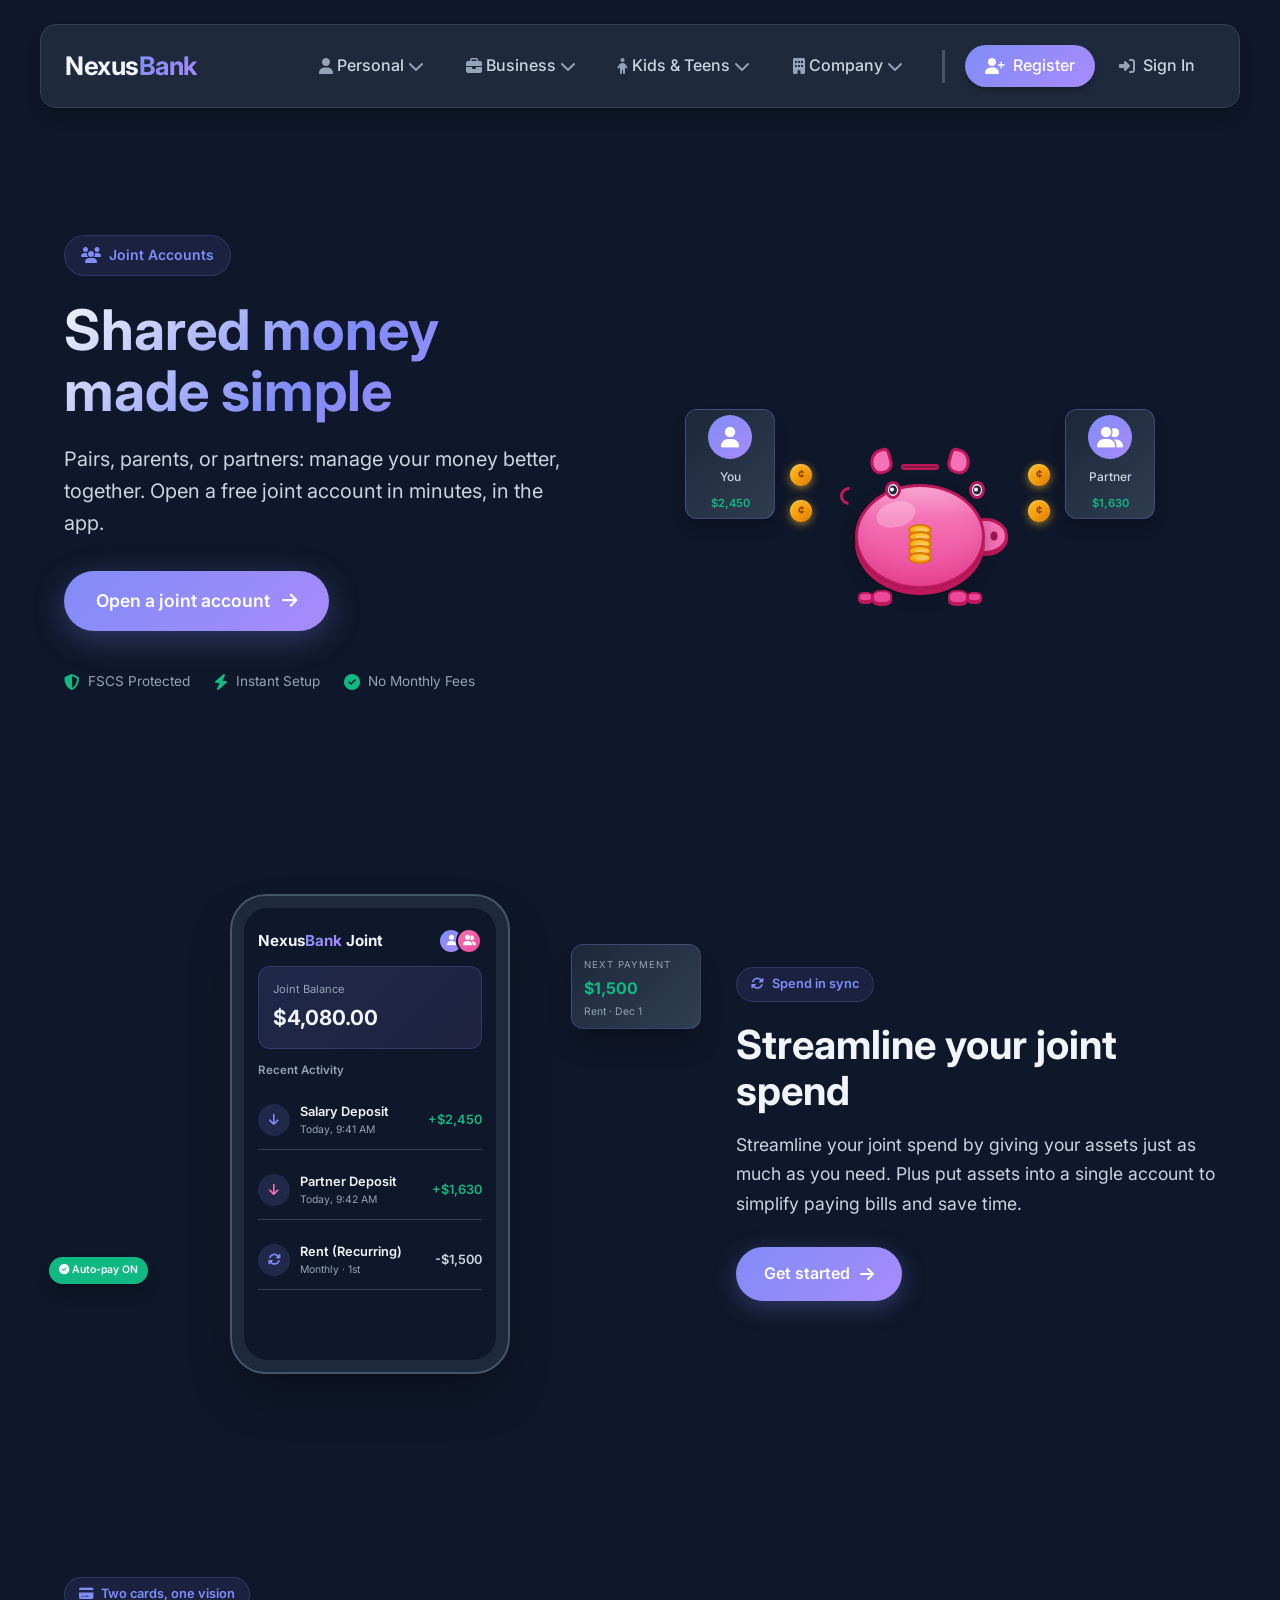
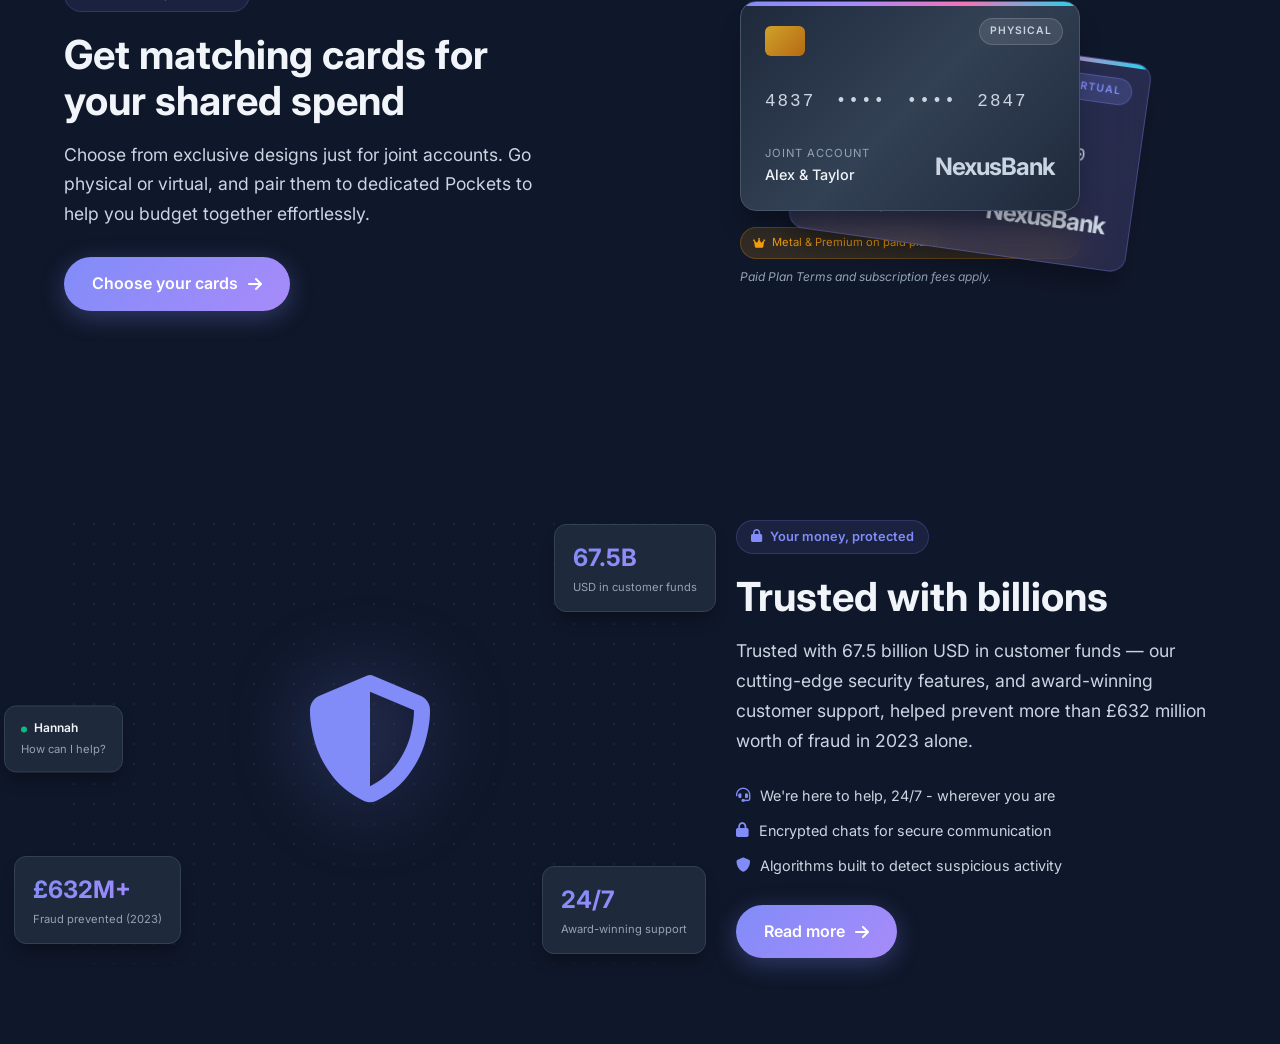
<file: Joint-Account/index.html>
<!DOCTYPE html>
<html lang="en">
<head>
    <meta charset="UTF-8">
    <meta name="viewport" content="width=device-width, initial-scale=1.0">
    <title>NexusBank | Joint Accounts</title>
    
    <link rel="stylesheet" href="https://cdnjs.cloudflare.com/ajax/libs/font-awesome/6.4.0/css/all.min.css">
    <link href="https://fonts.googleapis.com/css2?family=Inter:wght@300;400;500;600;700;800&display=swap" rel="stylesheet">
    
    <style>
        :root {
            --primary: #818cf8;
            --primary-dark: #6366f1;
            --secondary: #a78bfa;
            --accent: #22d3ee;
            --bg-primary: #0f172a;
            --bg-secondary: #1e293b;
            --surface: #1e293b;
            --surface-elevated: #334155;
            --surface-hover: #475569;
            --text-primary: #f1f5f9;
            --text-secondary: #cbd5e1;
            --text-tertiary: #94a3b8;
            --border-light: #334155;
            --border-medium: #475569;
            --success: #10b981;
            --warning: #f59e0b;
            --error: #ef4444;
            --shadow-sm: 0 1px 2px 0 rgb(0 0 0 / 0.3);
            --shadow-md: 0 4px 6px -1px rgb(0 0 0 / 0.3);
            --shadow-lg: 0 10px 15px -3px rgb(0 0 0 / 0.3);
            --shadow-xl: 0 20px 25px -5px rgb(0 0 0 / 0.3);
            --shadow-2xl: 0 25px 50px -12px rgb(0 0 0 / 0.4);
            --radius-sm: 6px;
            --radius-md: 8px;
            --radius-lg: 12px;
            --radius-xl: 16px;
            --radius-2xl: 24px;
            --radius-3xl: 32px;
            --radius-full: 9999px;
            --space-xs: 4px;
            --space-sm: 8px;
            --space-md: 16px;
            --space-lg: 24px;
            --space-xl: 32px;
            --space-2xl: 48px;
            --transition-fast: 150ms cubic-bezier(0.4, 0, 0.2, 1);
            --transition-normal: 250ms cubic-bezier(0.4, 0, 0.2, 1);
            --transition-bounce: all 0.3s cubic-bezier(0.175, 0.885, 0.32, 1.275);
            --font-body: 'Inter', -apple-system, BlinkMacSystemFont, 'Segoe UI', Roboto, sans-serif;
        }

        * { margin: 0; padding: 0; box-sizing: border-box; }

        body {
            font-family: var(--font-body);
            background-color: var(--bg-primary);
            color: var(--text-primary);
            line-height: 1.6;
            padding-top: 94px;
            overflow-x: hidden;
        }

        :focus-visible {
            outline: 2px solid var(--primary);
            outline-offset: 2px;
            border-radius: var(--radius-sm);
        }

        /* Navigation styles kept identical to your original */
        .floating-nav {
            position: fixed;
            top: var(--space-lg);
            left: 50%;
            transform: translateX(-50%);
            width: calc(100% - 2rem);
            max-width: 1200px;
            background: var(--surface);
            backdrop-filter: blur(10px);
            border: 1px solid var(--border-light);
            border-radius: var(--radius-xl);
            padding: 0 var(--space-lg);
            z-index: 1000;
            box-shadow: var(--shadow-lg);
            display: flex;
            align-items: center;
            justify-content: space-between;
            height: 84px;
        }

        .floating-nav .container {
            display: flex;
            align-items: center;
            justify-content: space-between;
            width: 100%;
            height: 100%;
            padding: 0;
            max-width: 1200px;
            margin: 0 auto;
        }

        .nav-brand {
            font-size: 1.6rem;
            font-weight: 700;
            color: var(--text-primary);
            letter-spacing: -0.5px;
            text-decoration: none;
            flex-shrink: 0;
            line-height: 1;
        }

        .nav-brand .accent {
            background: linear-gradient(135deg, var(--primary), var(--secondary));
            -webkit-background-clip: text;
            -webkit-text-fill-color: transparent;
            background-clip: text;
        }

        .nav-row {
            display: flex;
            align-items: center;
            gap: var(--space-xs);
            margin-left: auto;
            flex-wrap: nowrap;
        }

        .nav-item {
            display: flex;
            align-items: center;
            gap: 0.5rem;
            padding: 0.6rem 1.2rem;
            font-size: 1rem;
            font-family: var(--font-body);
            border-radius: 40px;
            transition: var(--transition-bounce);
            position: relative;
            text-decoration: none;
            color: var(--text-secondary);
            font-weight: 500;
            border: none;
            background: none;
            cursor: pointer;
            white-space: nowrap;
        }

        button.nav-item {
            font-family: var(--font-body);
            font-size: 1rem;
            font-weight: 500;
            line-height: 1.6;
            cursor: pointer;
            -webkit-appearance: none;
            -moz-appearance: none;
            appearance: none;
        }

        button.nav-item:focus { outline: none; }
        button.nav-item:focus-visible {
            outline: 2px solid var(--primary);
            outline-offset: 2px;
            border-radius: var(--radius-full);
        }

        .nav-item i { font-size: 1rem; transition: transform 0.2s ease; color: var(--text-tertiary); }
        .nav-item:hover { background: var(--surface-hover); transform: scale(1.05); color: var(--primary); }
        .nav-item:active { transform: scale(0.97); transition: transform 0.05s ease; }
        .nav-item:hover i { transform: translateY(-1px); }

        .nav-item.btn-primary {
            background: linear-gradient(135deg, var(--primary), var(--secondary));
            color: white;
            box-shadow: var(--shadow-md);
            padding: 0.5rem 1.25rem;
        }
        .nav-item.btn-primary i { color: white; }
        .nav-item.btn-primary:hover { transform: translateY(-1px); box-shadow: var(--shadow-lg); }
        .nav-item.btn-primary:active { transform: translateY(0); box-shadow: var(--shadow-sm); }

        .nav-item.btn-ghost { background: transparent; padding: 0.5rem 1.25rem; }
        .nav-item.btn-ghost:hover { background: var(--surface-hover); color: var(--primary); }
        .nav-item.btn-ghost:active { transform: scale(0.97); }

        .nav-spacer {
            width: 3px;
            height: 33px;
            background: var(--border-medium);
            margin: 0 var(--space-md);
            flex-shrink: 0;
        }

        .mobile-menu-btn { display: none; }

        /* Dropdown styles kept identical */
        .nav-dropdown { position: relative; }
        .dropdown-toggle { display: flex; align-items: center; gap: var(--space-xs); cursor: pointer; text-decoration: none; }
        .dropdown-arrow { font-size: 0.75rem; transition: transform var(--transition-fast); color: var(--text-tertiary); }
        .nav-dropdown:hover .dropdown-arrow { transform: rotate(180deg); color: var(--primary); }

        .dropdown-menu {
            position: absolute;
            top: 100%;
            left: 50%;
            transform: translateX(-50%) translateY(10px);
            background: var(--surface);
            border: 1px solid var(--border-light);
            border-radius: var(--radius-xl);
            padding: var(--space-xl);
            box-shadow: var(--shadow-2xl);
            opacity: 0;
            visibility: hidden;
            transition: all var(--transition-normal);
            z-index: 1000;
            backdrop-filter: blur(10px);
            margin-top: var(--space-sm);
        }
        .nav-dropdown:hover .dropdown-menu {
            opacity: 1;
            visibility: visible;
            transform: translateX(-50%) translateY(0);
        }

        .personal-menu { min-width: min(1000px, 85vw); max-width: 1200px; left: 175%; transform: translateX(calc(-50% + 80px)) translateY(10px); }
        .nav-dropdown:hover .personal-menu { transform: translateX(calc(-50% + 80px)) translateY(0); }
        .business-menu { min-width: min(1000px, 85vw); max-width: 1200px; left: 90%; transform: translateX(calc(-50% + 120px)) translateY(10px); }
        .nav-dropdown:hover .business-menu { transform: translateX(calc(-50% + 120px)) translateY(0); }
        .kids-menu { min-width: min(500px, 90vw); left: 50%; transform: translateX(-50%) translateY(10px); }
        .nav-dropdown:hover .kids-menu { transform: translateX(-50%) translateY(0); }
        .company-menu { min-width: min(700px, 85vw); left: 50%; transform: translateX(calc(-50% + 40px)) translateY(10px); }
        .nav-dropdown:hover .company-menu { transform: translateX(calc(-50% + 40px)) translateY(0); }

        .dropdown-grid { display: grid; grid-template-columns: repeat(6, 1fr); gap: var(--space-lg); }
        .business-menu .dropdown-grid { grid-template-columns: repeat(6, 1fr); }
        .company-menu .dropdown-grid.two-columns { grid-template-columns: repeat(3, 1fr); }
        .dropdown-col { min-width: 0; }

        .dropdown-section-header {
            display: flex; align-items: center; gap: var(--space-xs);
            color: var(--text-tertiary); font-size: 0.75rem; font-weight: 600;
            text-transform: uppercase; letter-spacing: 0.5px;
            margin-bottom: var(--space-md); padding-bottom: var(--space-xs);
            border-bottom: 1px solid var(--border-light);
            cursor: default; pointer-events: none;
        }

        .dropdown-link {
            display: flex; align-items: center; gap: var(--space-sm);
            padding: var(--space-sm) var(--space-md);
            color: var(--text-secondary); text-decoration: none;
            font-size: 0.9rem; border-radius: var(--radius-md);
            transition: all var(--transition-fast); margin-bottom: 2px; cursor: pointer;
        }
        .dropdown-link:hover { background: var(--surface-hover); transform: translateX(5px); color: var(--text-primary); }
        .dropdown-link:active { transform: scale(0.98); background: var(--surface-elevated); }

        .kids-grid { display: grid; grid-template-columns: repeat(3, 1fr); gap: var(--space-md); }
        .kids-card {
            background: rgba(129, 140, 248, 0.05); border-radius: var(--radius-lg);
            padding: var(--space-md); text-align: center; text-decoration: none;
            display: block; transition: all 0.3s ease;
            border: 1px solid rgba(129, 140, 248, 0.2); cursor: pointer;
        }
        .kids-card:hover { background: rgba(129, 140, 248, 0.12); border-color: rgba(129, 140, 248, 0.5); transform: translateY(-2px); }
        .kids-card:active { transform: translateY(0); background: rgba(129, 140, 248, 0.2); }
        .kids-icon {
            width: 48px; height: 48px; background: linear-gradient(135deg, var(--primary), var(--secondary));
            border-radius: var(--radius-md); display: flex; align-items: center; justify-content: center;
            margin: 0 auto 12px auto;
        }
        .kids-icon i { font-size: 1.5rem; color: white; }
        .kids-title { font-weight: 600; font-size: 0.9rem; color: var(--text-primary); margin-bottom: 4px; }
        .kids-desc { font-size: 0.75rem; color: var(--text-tertiary); line-height: 1.3; }

        .plans-col { background: rgba(99, 102, 241, 0.1); border-radius: var(--radius-lg); padding: var(--space-md); }
        .plan-link {
            display: flex; align-items: center; justify-content: space-between;
            padding: var(--space-sm) var(--space-md); color: var(--text-secondary);
            text-decoration: none; border-radius: var(--radius-md);
            transition: all var(--transition-fast); margin-bottom: 2px; cursor: pointer;
        }
        .plan-link:hover { background: var(--surface-hover); transform: translateX(5px); color: var(--text-primary); }
        .plan-link:active { transform: scale(0.98); }
        .plan-name { font-weight: 500; font-size: 0.9rem; }
        .plan-price { font-size: 0.8rem; color: var(--text-tertiary); background: var(--surface); padding: 2px 8px; border-radius: var(--radius-full); }
        .mt-2 { margin-top: 8px; }
        .mt-3 { margin-top: 16px; }

        /* Mobile nav hidden on desktop */
        .mobile-nav { display: none; }
        .mobile-menu-panel { display: none; }
        .sr-only { position: absolute; width: 1px; height: 1px; padding: 0; margin: -1px; overflow: hidden; clip: rect(0, 0, 0, 0); white-space: nowrap; border-width: 0; }

        /* ============================================================
           HERO SECTION WITH FIXED PIGGY BANK ANIMATION
           ============================================================ */
        .joint-hero-section {
            max-width: 1200px;
            margin: 0 auto;
            padding: 80px 24px 60px;
            display: flex;
            align-items: center;
            justify-content: space-between;
            gap: 60px;
            min-height: 80vh;
        }

        .joint-hero-content {
            flex: 1;
            max-width: 500px;
        }

        .joint-hero-badge {
            display: inline-flex;
            align-items: center;
            gap: 8px;
            background: rgba(129, 140, 248, 0.1);
            border: 1px solid rgba(129, 140, 248, 0.2);
            color: var(--primary);
            font-size: 0.875rem;
            font-weight: 600;
            padding: 8px 16px;
            border-radius: var(--radius-full);
            margin-bottom: 24px;
            animation: fadeInUp 0.6s ease forwards;
        }

        .joint-hero-badge i { font-size: 1rem; }

        .joint-hero-title {
            font-size: 3.5rem;
            font-weight: 700;
            line-height: 1.1;
            margin-bottom: 20px;
            background: linear-gradient(135deg, var(--text-primary) 0%, var(--primary) 50%, var(--secondary) 100%);
            -webkit-background-clip: text;
            -webkit-text-fill-color: transparent;
            background-clip: text;
            animation: fadeInUp 0.6s ease 0.1s forwards;
            opacity: 0;
        }

        .joint-hero-subtitle {
            font-size: 1.25rem;
            color: var(--text-secondary);
            line-height: 1.6;
            margin-bottom: 32px;
            animation: fadeInUp 0.6s ease 0.2s forwards;
            opacity: 0;
        }

        .joint-hero-cta {
            display: inline-flex;
            align-items: center;
            gap: 12px;
            background: linear-gradient(135deg, var(--primary), var(--secondary));
            color: white;
            font-size: 1.1rem;
            font-weight: 600;
            padding: 16px 32px;
            border-radius: var(--radius-full);
            text-decoration: none;
            transition: var(--transition-bounce);
            box-shadow: 0 8px 32px rgba(129, 140, 248, 0.3);
            border: none;
            cursor: pointer;
            animation: fadeInUp 0.6s ease 0.3s forwards;
            opacity: 0;
        }

        .joint-hero-cta:hover {
            transform: translateY(-3px);
            box-shadow: 0 12px 40px rgba(129, 140, 248, 0.5);
        }

        .joint-hero-cta i { transition: transform 0.3s ease; }
        .joint-hero-cta:hover i { transform: translateX(4px); }

        .joint-trust-badges {
            display: flex;
            gap: 24px;
            margin-top: 40px;
            animation: fadeInUp 0.6s ease 0.4s forwards;
            opacity: 0;
        }

        .trust-badge {
            display: flex;
            align-items: center;
            gap: 8px;
            color: var(--text-tertiary);
            font-size: 0.85rem;
        }

        .trust-badge i { color: var(--success); font-size: 1rem; }

        /* ===== ANIMATION CONTAINER ===== */
        .joint-animation-container {
            flex: 1;
            display: flex;
            align-items: center;
            justify-content: center;
            position: relative;
            min-height: 500px;
            animation: fadeInScale 0.8s ease 0.2s forwards;
            opacity: 0;
        }

        .animation-scene {
            position: relative;
            width: 100%;
            max-width: 500px;
            height: 450px;
        }

        /* ===== FIXED PIGGY BANK ===== */
        .piggy-bank-wrapper {
            position: absolute;
            bottom: 80px;
            left: 50%;
            transform: translateX(-50%);
            width: 160px;
            height: 160px;
            z-index: 2;
            animation: piggyFloat 3s ease-in-out infinite;
        }

        /* Main pink body */
        .piggy-body {
            position: absolute;
            bottom: 20px;
            left: 50%;
            transform: translateX(-50%);
            width: 130px;
            height: 105px;
            background: linear-gradient(180deg, #f9a8d4 0%, #f472b6 30%, #ec4899 100%);
            border-radius: 50%;
            border: 3px solid #be185d;
            box-shadow: 
                inset 0 -8px 20px rgba(190, 24, 93, 0.2),
                0 6px 0 #be185d,
                0 8px 15px rgba(0, 0, 0, 0.3);
        }

        /* Highlight on body */
        .piggy-body::after {
            content: '';
            position: absolute;
            top: 15px;
            left: 18px;
            width: 40px;
            height: 25px;
            background: rgba(255, 255, 255, 0.25);
            border-radius: 50%;
            transform: rotate(-15deg);
        }

        /* Snout */
        .piggy-snout {
            position: absolute;
            bottom: 55px;
            right: -8px;
            width: 45px;
            height: 36px;
            background: #f472b6;
            border-radius: 50%;
            border: 3px solid #be185d;
            box-shadow: 0 2px 0 #be185d;
        }

        .snout-holes {
            position: absolute;
            top: 50%;
            left: 50%;
            transform: translate(-50%, -50%);
            display: flex;
            gap: 9px;
        }

        .snout-hole {
            width: 7px;
            height: 9px;
            background: #9d174d;
            border-radius: 50%;
        }

        /* Eyes */
        .piggy-eye {
            position: absolute;
            width: 16px;
            height: 18px;
            background: white;
            border-radius: 50%;
            border: 3px solid #be185d;
            z-index: 5;
        }

        .piggy-eye-left {
            top: 32px;
            right: 15px;
        }

        .piggy-eye-right {
            top: 32px;
            left: 45px;
        }

        .eye-pupil {
            position: absolute;
            width: 8px;
            height: 9px;
            background: #1e293b;
            border-radius: 50%;
            top: 50%;
            left: 50%;
            transform: translate(-50%, -50%);
            animation: eyeLook 4s ease-in-out infinite;
        }

        .eye-shine {
            position: absolute;
            width: 4px;
            height: 4px;
            background: white;
            border-radius: 50%;
            top: 2px;
            right: 3px;
        }

        /* Ears */
        .piggy-ear {
            position: absolute;
            width: 22px;
            height: 25px;
            background: #f472b6;
            border-radius: 70% 30% 50% 50%;
            border: 3px solid #be185d;
            top: 0px;
        }

        .piggy-ear-left {
            left: 30px;
            transform: rotate(-15deg);
        }

        .piggy-ear-right {
            right: 30px;
            transform: rotate(15deg) scaleX(-1);
        }

        /* Coin slot */
        .coin-slot {
            position: absolute;
            top: 15px;
            left: 50%;
            transform: translateX(-50%);
            width: 38px;
            height: 6px;
            background: #831843;
            border-radius: 3px;
            border: 2px solid #be185d;
            z-index: 10;
        }

        /* Legs */
        .piggy-leg {
            position: absolute;
            bottom: 5px;
            width: 20px;
            height: 14px;
            background: #ec4899;
            border-radius: 40%;
            border: 2px solid #be185d;
            box-shadow: 0 2px 0 #be185d;
        }

        .piggy-leg-front-left { left: 32px; }
        .piggy-leg-front-right { right: 32px; }
        .piggy-leg-back-left { left: 18px; bottom: 7px; width: 15px; height: 10px; }
        .piggy-leg-back-right { right: 18px; bottom: 7px; width: 15px; height: 10px; }

        /* Tail */
        .piggy-tail {
            position: absolute;
            left: 0px;
            top: 38px;
            width: 18px;
            height: 18px;
            border: 3px solid #be185d;
            border-radius: 50%;
            border-right-color: transparent;
            border-bottom-color: transparent;
            transform: rotate(-40deg);
        }

        /* Coins visible inside body */
        .piggy-coins-stack {
            position: absolute;
            bottom: 22px;
            left: 50%;
            transform: translateX(-50%);
            display: flex;
            flex-direction: column;
            align-items: center;
            z-index: 1;
        }

        .piggy-coin {
            width: 24px;
            height: 12px;
            background: linear-gradient(180deg, #fbbf24 0%, #f59e0b 100%);
            border-radius: 50%;
            border: 2px solid #d97706;
            margin-top: -5px;
            position: relative;
        }

        .piggy-coin:first-child { margin-top: 0; }

        .piggy-coin::after {
            content: '';
            position: absolute;
            top: 2px;
            left: 5px;
            width: 14px;
            height: 4px;
            background: rgba(255, 255, 255, 0.3);
            border-radius: 50%;
        }

        /* ===== USER CARDS ===== */
        .user-card {
            position: absolute;
            width: 90px;
            height: 110px;
            background: linear-gradient(135deg, rgba(30, 41, 59, 0.9), rgba(51, 65, 85, 0.9));
            border: 1px solid rgba(129, 140, 248, 0.3);
            border-radius: var(--radius-lg);
            backdrop-filter: blur(10px);
            display: flex;
            flex-direction: column;
            align-items: center;
            justify-content: center;
            gap: 8px;
            box-shadow: var(--shadow-lg);
            z-index: 4;
        }

        .user-card-left {
            left: 15px;
            top: 50%;
            transform: translateY(-50%);
            animation: floatLeft 3s ease-in-out infinite;
        }

        .user-card-right {
            right: 15px;
            top: 50%;
            transform: translateY(-50%);
            animation: floatRight 3s ease-in-out infinite 0.5s;
        }

        .user-avatar {
            width: 44px;
            height: 44px;
            border-radius: 50%;
            background: linear-gradient(135deg, var(--primary), var(--secondary));
            display: flex;
            align-items: center;
            justify-content: center;
            font-size: 1.3rem;
            color: white;
        }

        .user-name {
            color: var(--text-secondary);
            font-size: 0.75rem;
            font-weight: 500;
        }

        .user-balance {
            color: var(--success);
            font-size: 0.7rem;
            font-weight: 600;
        }

        /* ===== FLYING COINS ===== */
        .flying-coin {
            position: absolute;
            width: 22px;
            height: 22px;
            background: linear-gradient(135deg, #fbbf24, #f59e0b, #d97706);
            border-radius: 50%;
            box-shadow: 0 2px 8px rgba(251, 191, 36, 0.6), inset 0 1px 3px rgba(255, 255, 255, 0.3);
            z-index: 5;
        }

        .flying-coin::before {
            content: '¢';
            position: absolute;
            top: 50%;
            left: 50%;
            transform: translate(-50%, -50%);
            font-size: 0.7rem;
            font-weight: 700;
            color: #92400e;
        }

        .coin-1 { left: 120px; top: 50%; animation: flyCoinRight 2.5s ease-in-out infinite; }
        .coin-2 { left: 120px; top: 58%; animation: flyCoinRight 2.5s ease-in-out infinite 0.6s; }
        .coin-3 { right: 120px; top: 50%; animation: flyCoinLeft 2.5s ease-in-out infinite 0.9s; }
        .coin-4 { right: 120px; top: 58%; animation: flyCoinLeft 2.5s ease-in-out infinite 1.5s; }

        /* ===== PARTICLES ===== */
        .particle {
            position: absolute;
            width: 5px;
            height: 5px;
            background: var(--primary);
            border-radius: 50%;
            opacity: 0;
            z-index: 1;
        }

        .particle-1 { left: 50%; top: 45%; animation: particleFloat 3s ease-in-out infinite; }
        .particle-2 { left: 38%; top: 55%; animation: particleFloat 3s ease-in-out infinite 0.7s; }
        .particle-3 { left: 62%; top: 40%; animation: particleFloat 3s ease-in-out infinite 1.4s; }
        .particle-4 { left: 45%; top: 50%; animation: particleFloat 3s ease-in-out infinite 2.1s; }

        /* ===== SPEND IN SYNC SECTION ===== */
        .spend-sync-section {
            max-width: 1200px;
            margin: 0 auto;
            padding: 80px 24px;
            display: flex;
            align-items: center;
            gap: 60px;
        }

        .spend-sync-visual {
            flex: 1;
            display: flex;
            align-items: center;
            justify-content: center;
            position: relative;
            min-height: 400px;
        }

        .sync-phone-mockup {
            position: relative;
            width: 280px;
            height: 480px;
            background: linear-gradient(180deg, var(--surface) 0%, var(--bg-secondary) 100%);
            border: 2px solid var(--border-medium);
            border-radius: 36px;
            padding: 12px;
            box-shadow: var(--shadow-2xl);
            overflow: hidden;
        }

        .sync-phone-screen {
            width: 100%;
            height: 100%;
            background: var(--bg-primary);
            border-radius: 24px;
            padding: 20px 14px;
            display: flex;
            flex-direction: column;
            gap: 12px;
        }

        .sync-app-header { display: flex; align-items: center; justify-content: space-between; }
        .sync-app-title { font-size: 0.95rem; font-weight: 700; color: var(--text-primary); }
        .sync-app-title span { background: linear-gradient(135deg, var(--primary), var(--secondary)); -webkit-background-clip: text; -webkit-text-fill-color: transparent; }
        .sync-avatar-group { display: flex; align-items: center; }
        .sync-avatar { width: 26px; height: 26px; border-radius: 50%; background: linear-gradient(135deg, var(--primary), var(--secondary)); display: flex; align-items: center; justify-content: center; font-size: 0.65rem; color: white; border: 2px solid var(--bg-primary); }
        .sync-avatar:nth-child(2) { background: linear-gradient(135deg, #f472b6, #ec4899); margin-left: -8px; }

        .sync-balance-card { background: linear-gradient(135deg, rgba(129, 140, 248, 0.15), rgba(167, 139, 250, 0.1)); border: 1px solid rgba(129, 140, 248, 0.2); border-radius: var(--radius-lg); padding: 14px; }
        .sync-balance-label { font-size: 0.7rem; color: var(--text-tertiary); margin-bottom: 2px; }
        .sync-balance-amount { font-size: 1.3rem; font-weight: 700; color: var(--text-primary); }

        .sync-transaction { display: flex; align-items: center; gap: 10px; padding: 10px 0; border-bottom: 1px solid var(--border-light); }
        .sync-transaction-icon { width: 32px; height: 32px; border-radius: 50%; background: rgba(129, 140, 248, 0.15); display: flex; align-items: center; justify-content: center; font-size: 0.8rem; }
        .sync-transaction-icon.purple { color: var(--primary); }
        .sync-transaction-icon.pink { color: #f472b6; }
        .sync-transaction-details { flex: 1; }
        .sync-transaction-name { font-size: 0.8rem; font-weight: 600; color: var(--text-primary); }
        .sync-transaction-date { font-size: 0.65rem; color: var(--text-tertiary); }
        .sync-transaction-amount { font-size: 0.8rem; font-weight: 600; }
        .sync-transaction-amount.in { color: var(--success); }
        .sync-transaction-amount.out { color: var(--text-secondary); }

        .sync-floating-card {
            position: absolute;
            right: -25px;
            top: 50px;
            width: 130px;
            height: 85px;
            background: linear-gradient(135deg, rgba(30, 41, 59, 0.95), rgba(51, 65, 85, 0.95));
            border: 1px solid rgba(129, 140, 248, 0.25);
            border-radius: var(--radius-lg);
            padding: 12px;
            box-shadow: var(--shadow-xl);
            z-index: 5;
            animation: floatCard 4s ease-in-out infinite;
        }

        .sync-floating-card-label { font-size: 0.6rem; color: var(--text-tertiary); text-transform: uppercase; letter-spacing: 1px; margin-bottom: 4px; }
        .sync-floating-card-amount { font-size: 1rem; font-weight: 700; color: var(--success); }
        .sync-floating-card-sub { font-size: 0.65rem; color: var(--text-tertiary); margin-top: 2px; }

        .sync-floating-badge {
            position: absolute;
            left: -15px;
            bottom: 90px;
            background: var(--success);
            color: white;
            font-size: 0.65rem;
            font-weight: 600;
            padding: 5px 10px;
            border-radius: var(--radius-full);
            box-shadow: var(--shadow-lg);
            animation: floatBadge 3s ease-in-out infinite 1s;
            z-index: 5;
        }

        .spend-sync-content { flex: 1; max-width: 480px; }

        .section-label {
            display: inline-flex;
            align-items: center;
            gap: 8px;
            background: rgba(129, 140, 248, 0.1);
            border: 1px solid rgba(129, 140, 248, 0.2);
            color: var(--primary);
            font-size: 0.8rem;
            font-weight: 600;
            padding: 6px 14px;
            border-radius: var(--radius-full);
            margin-bottom: 20px;
        }

        .section-title { font-size: 2.5rem; font-weight: 700; line-height: 1.15; margin-bottom: 16px; color: var(--text-primary); }
        .section-description { font-size: 1.1rem; color: var(--text-secondary); line-height: 1.7; margin-bottom: 28px; }

        .btn-cta {
            display: inline-flex;
            align-items: center;
            gap: 10px;
            background: linear-gradient(135deg, var(--primary), var(--secondary));
            color: white;
            font-size: 1rem;
            font-weight: 600;
            padding: 14px 28px;
            border-radius: var(--radius-full);
            text-decoration: none;
            transition: var(--transition-bounce);
            box-shadow: 0 6px 24px rgba(129, 140, 248, 0.3);
            border: none;
            cursor: pointer;
        }

        .btn-cta:hover { transform: translateY(-2px); box-shadow: 0 10px 32px rgba(129, 140, 248, 0.5); }
        .btn-cta i { transition: transform 0.3s ease; }
        .btn-cta:hover i { transform: translateX(4px); }

        /* ===== TWO CARDS SECTION ===== */
        .cards-section { max-width: 1200px; margin: 0 auto; padding: 80px 24px; display: flex; align-items: center; gap: 60px; }
        .cards-section.reversed { flex-direction: row-reverse; }
        .cards-visual { flex: 1; display: flex; align-items: center; justify-content: center; position: relative; min-height: 420px; }
        .card-mockup { position: relative; }

        .bank-card { width: 340px; height: 210px; border-radius: var(--radius-xl); padding: 24px; display: flex; flex-direction: column; justify-content: space-between; position: relative; overflow: hidden; box-shadow: var(--shadow-xl); }
        .bank-card.physical { background: linear-gradient(135deg, #1e293b 0%, #334155 50%, #1e293b 100%); border: 1px solid var(--border-medium); z-index: 2; }
        .bank-card.virtual { background: linear-gradient(135deg, rgba(129, 140, 248, 0.2), rgba(167, 139, 250, 0.15)); border: 1px solid rgba(129, 140, 248, 0.3); backdrop-filter: blur(20px); position: absolute; top: 40px; right: -60px; z-index: 1; transform: rotate(8deg); }

        .card-chip { width: 40px; height: 30px; background: linear-gradient(135deg, #fbbf24, #d97706); border-radius: 6px; opacity: 0.8; }
        .card-number { font-family: 'Courier New', monospace; font-size: 1.1rem; letter-spacing: 2px; color: var(--text-secondary); word-spacing: 8px; }
        .card-bottom { display: flex; justify-content: space-between; align-items: flex-end; }
        .card-holder { font-size: 0.7rem; color: var(--text-tertiary); text-transform: uppercase; letter-spacing: 1px; }
        .card-holder-name { font-size: 0.9rem; color: var(--text-primary); font-weight: 500; }
        .card-brand { font-size: 1.5rem; font-weight: 700; color: var(--text-secondary); letter-spacing: -1px; }
        .card-label-tag { position: absolute; top: 16px; right: 16px; font-size: 0.65rem; font-weight: 600; text-transform: uppercase; letter-spacing: 1px; padding: 4px 10px; border-radius: var(--radius-full); z-index: 3; }
        .card-label-tag.physical-tag { background: rgba(255, 255, 255, 0.1); color: var(--text-secondary); border: 1px solid rgba(255, 255, 255, 0.15); }
        .card-label-tag.virtual-tag { background: rgba(129, 140, 248, 0.2); color: var(--primary); border: 1px solid rgba(129, 140, 248, 0.3); }
        .card-design-strip { position: absolute; top: 0; left: 0; right: 0; height: 4px; background: linear-gradient(90deg, var(--primary), var(--secondary), #f472b6, var(--accent)); }
        .plan-badge { display: flex; align-items: center; gap: 6px; background: rgba(245, 158, 11, 0.15); border: 1px solid rgba(245, 158, 11, 0.25); color: var(--warning); font-size: 0.7rem; padding: 6px 12px; border-radius: var(--radius-full); margin-top: 16px; }
        .plan-note { font-size: 0.75rem; color: var(--text-tertiary); margin-top: 8px; font-style: italic; }

        /* ===== SECURITY SECTION ===== */
        .security-section { max-width: 1200px; margin: 0 auto; padding: 80px 24px; display: flex; align-items: center; gap: 60px; }
        .security-visual { flex: 1; display: flex; align-items: center; justify-content: center; position: relative; min-height: 450px; }
        .security-shield { position: relative; width: 200px; height: 220px; display: flex; align-items: center; justify-content: center; z-index: 2; }
        .shield-icon-main { font-size: 8rem; color: var(--primary); filter: drop-shadow(0 0 40px rgba(129, 140, 248, 0.3)); animation: shieldPulse 3s ease-in-out infinite; }
        .security-stat-card { position: absolute; background: var(--surface); border: 1px solid var(--border-light); border-radius: var(--radius-lg); padding: 14px 18px; box-shadow: var(--shadow-lg); }
        .security-stat-card.top-right { top: 10px; right: -40px; animation: floatCard 4s ease-in-out infinite 0.5s; }
        .security-stat-card.bottom-left { bottom: 20px; left: -50px; animation: floatCard 4s ease-in-out infinite 1.5s; }
        .security-stat-card.bottom-right { bottom: 10px; right: -30px; animation: floatCard 4s ease-in-out infinite 2.5s; }
        .stat-value { font-size: 1.5rem; font-weight: 700; background: linear-gradient(135deg, var(--primary), var(--secondary)); -webkit-background-clip: text; -webkit-text-fill-color: transparent; }
        .stat-label { font-size: 0.7rem; color: var(--text-tertiary); margin-top: 2px; }
        .chat-bubble-mockup { position: absolute; left: -60px; top: 50%; transform: translateY(-50%); background: var(--surface); border: 1px solid var(--border-light); border-radius: var(--radius-lg); padding: 12px 16px; box-shadow: var(--shadow-lg); max-width: 160px; animation: floatCard 4s ease-in-out infinite 1s; z-index: 3; }
        .chat-bubble-mockup .chat-name { font-size: 0.75rem; font-weight: 600; color: var(--text-primary); margin-bottom: 4px; }
        .chat-bubble-mockup .chat-msg { font-size: 0.7rem; color: var(--text-tertiary); }
        .chat-bubble-mockup .chat-indicator { display: inline-block; width: 6px; height: 6px; background: var(--success); border-radius: 50%; margin-right: 4px; }
        .security-dots-bg { position: absolute; top: 0; left: 0; right: 0; bottom: 0; background-image: radial-gradient(circle, rgba(129, 140, 248, 0.1) 1px, transparent 1px); background-size: 20px 20px; border-radius: var(--radius-xl); z-index: 0; }

        /* ===== ANIMATIONS ===== */
        @keyframes fadeInUp {
            from { opacity: 0; transform: translateY(30px); }
            to { opacity: 1; transform: translateY(0); }
        }
        @keyframes fadeInScale {
            from { opacity: 0; transform: scale(0.9); }
            to { opacity: 1; transform: scale(1); }
        }
        @keyframes floatLeft {
            0%, 100% { transform: translateY(-50%) translateX(0); }
            50% { transform: translateY(-50%) translateX(-8px); }
        }
        @keyframes floatRight {
            0%, 100% { transform: translateY(-50%) translateX(0); }
            50% { transform: translateY(-50%) translateX(8px); }
        }
        @keyframes piggyFloat {
            0%, 100% { transform: translateX(-50%) translateY(0); }
            50% { transform: translateX(-50%) translateY(-6px); }
        }
        @keyframes eyeLook {
            0%, 45%, 55%, 100% { transform: translate(-50%, -50%); }
            50% { transform: translate(-40%, -50%); }
        }
        @keyframes flyCoinRight {
            0% { left: 120px; top: 54%; opacity: 1; transform: scale(1) rotate(0deg); }
            30% { left: 65%; top: 20%; opacity: 1; transform: scale(1.15) rotate(120deg); }
            60% { left: 52%; top: 70%; opacity: 0.9; transform: scale(0.9) rotate(300deg); }
            80% { left: 50%; top: 85%; opacity: 0.4; transform: scale(0.5) rotate(420deg); }
            100% { left: 50%; top: 88%; opacity: 0; transform: scale(0.2) rotate(540deg); }
        }
        @keyframes flyCoinLeft {
            0% { right: 120px; top: 54%; opacity: 1; transform: scale(1) rotate(0deg); }
            30% { right: 65%; top: 20%; opacity: 1; transform: scale(1.15) rotate(-120deg); }
            60% { right: 52%; top: 70%; opacity: 0.9; transform: scale(0.9) rotate(-300deg); }
            80% { right: 50%; top: 85%; opacity: 0.4; transform: scale(0.5) rotate(-420deg); }
            100% { right: 50%; top: 88%; opacity: 0; transform: scale(0.2) rotate(-540deg); }
        }
        @keyframes particleFloat {
            0% { opacity: 0; transform: translate(0, 0) scale(0); }
            50% { opacity: 0.8; transform: translate(20px, -30px) scale(1.5); }
            100% { opacity: 0; transform: translate(-20px, -60px) scale(0); }
        }
        @keyframes floatCard {
            0%, 100% { transform: translateY(0); }
            50% { transform: translateY(-10px); }
        }
        @keyframes floatBadge {
            0%, 100% { transform: translateY(0) scale(1); }
            50% { transform: translateY(-8px) scale(1.05); }
        }
        @keyframes shieldPulse {
            0%, 100% { filter: drop-shadow(0 0 40px rgba(129, 140, 248, 0.3)); }
            50% { filter: drop-shadow(0 0 60px rgba(129, 140, 248, 0.5)); }
        }

        /* ===== RESPONSIVE ===== */
        @media (max-width: 1150px) and (min-width: 901px) {
            .nav-item i { display: none !important; }
            .nav-item span { display: inline-block !important; }
            .nav-item.btn-primary i { display: none !important; }
            .nav-item.btn-primary span { display: inline-block !important; }
            .nav-dropdown .dropdown-menu { min-width: 300px !important; max-width: 400px !important; left: 0 !important; right: auto !important; transform: translateY(10px) !important; max-height: 80vh; overflow-y: auto; }
            .nav-dropdown:hover .dropdown-menu { transform: translateY(0) !important; }
            .personal-menu, .business-menu, .company-menu, .kids-menu { left: 0 !important; right: auto !important; transform: translateY(10px) !important; min-width: 300px !important; max-width: 400px !important; }
            .nav-dropdown:hover .personal-menu, .nav-dropdown:hover .business-menu, .nav-dropdown:hover .company-menu, .nav-dropdown:hover .kids-menu { transform: translateY(0) !important; }
            .nav-dropdown .dropdown-grid { grid-template-columns: 1fr !important; }
            .business-menu .dropdown-grid, .company-menu .dropdown-grid.two-columns { grid-template-columns: 1fr !important; }
            .kids-grid { grid-template-columns: 1fr !important; }
        }

        @media (max-width: 900px) and (min-width: 769px) {
            .nav-item { display: flex !important; align-items: center !important; justify-content: center !important; padding: 0.6rem !important; aspect-ratio: 1/1; }
            .nav-item i { display: inline-block !important; font-size: 1.125rem; margin: 0 !important; }
            .nav-item span { display: none !important; }
            .nav-item.btn-primary { padding: 0.6rem !important; }
            .nav-item.btn-primary i { display: inline-block !important; margin: 0 !important; }
        }

        @media (max-width: 768px) {
            .floating-nav { display: none; }
            .mobile-nav { display: flex; position: fixed; top: 0; left: 0; right: 0; background: var(--surface); backdrop-filter: blur(10px); border-bottom: 1px solid var(--border-light); padding: var(--space-md) var(--space-lg); z-index: 1000; align-items: center; justify-content: space-between; height: 70px; box-sizing: border-box; }
            .mobile-menu-btn { display: flex; background: none; border: none; color: var(--text-secondary); font-size: 1.25rem; cursor: pointer; width: 44px; height: 44px; align-items: center; justify-content: center; border-radius: var(--radius-md); }
            .mobile-menu-panel { display: none; position: fixed; top: 70px; left: 0; right: 0; bottom: 0; background: var(--bg-secondary); z-index: 999; flex-direction: column; overflow: hidden; border-top: 1px solid var(--border-light); }
            .mobile-menu-panel.active { display: flex; }
            body { padding-top: 70px; }
        }

        @media (max-width: 968px) {
            .joint-hero-section { flex-direction: column; text-align: center; gap: 40px; padding: 60px 24px 40px; }
            .joint-hero-content { max-width: 100%; }
            .joint-hero-title { font-size: 2.5rem; }
            .joint-hero-subtitle { font-size: 1.1rem; }
            .joint-trust-badges { justify-content: center; flex-wrap: wrap; }
            .joint-animation-container { min-height: 400px; max-width: 100%; }
            .animation-scene { height: 380px; }
            .piggy-bank-wrapper { width: 140px; height: 140px; bottom: 70px; }
            .piggy-body { width: 110px; height: 88px; }
            .user-card { width: 75px; height: 95px; }
            .spend-sync-section { flex-direction: column; text-align: center; gap: 40px; padding: 60px 24px; }
            .spend-sync-content { max-width: 100%; }
            .cards-section { flex-direction: column !important; text-align: center; gap: 40px; padding: 60px 24px; }
            .cards-visual { min-height: 380px; }
            .bank-card { width: 280px; height: 175px; }
            .bank-card.virtual { right: -30px; top: 30px; }
            .security-section { flex-direction: column; text-align: center; gap: 40px; padding: 60px 24px; }
            .security-visual { min-height: 400px; }
            .section-title { font-size: 2rem; }
        }

        @media (max-width: 480px) {
            .joint-hero-title { font-size: 2rem; }
            .piggy-bank-wrapper { width: 110px; height: 110px; bottom: 50px; }
            .piggy-body { width: 90px; height: 72px; bottom: 15px; }
            .user-card { width: 60px; height: 78px; }
            .user-avatar { width: 30px; height: 30px; font-size: 0.9rem; }
            .section-title { font-size: 1.6rem; }
            .bank-card { width: 240px; height: 150px; }
            .shield-icon-main { font-size: 6rem; }
        }
    </style>
</head>
<body>

    <!-- NAVIGATION (kept intact from your project) -->
    <nav class="floating-nav" aria-label="Desktop navigation">
        <div class="container">
            <a href="../../../index.html" class="nav-brand">Nexus<span class="accent">Bank</span></a>
            <div class="nav-row">
                <div class="nav-dropdown">
                    <button class="nav-item dropdown-toggle" type="button" aria-haspopup="true" aria-expanded="false">
                        <i class="fas fa-user"></i><span>Personal</span><i class="fas fa-chevron-down dropdown-arrow"></i>
                    </button>
                    <div class="dropdown-menu personal-menu" role="menu">
                        <div class="dropdown-grid">
                            <div class="dropdown-col">
                                <div class="dropdown-section-header"><span>Accounts</span></div>
                                <a href="../Bank-Account/index.html" class="dropdown-link"><span>Bank Account</span></a>
                                <a href="../Joint-Account/index.html" class="dropdown-link"><span>Joint Account</span></a>
                                <a href="../Parents-and-guardians/index.html" class="dropdown-link"><span>Parents and guardians</span></a>
                                <div class="dropdown-section-header mt-3"><span>Payments</span></div>
                                <a href="../../Cards/NexusBank-Pay/index.html" class="dropdown-link"><span>NexusBank Pay</span></a>
                            </div>
                            <div class="dropdown-col">
                                <div class="dropdown-section-header"><span>Security & Protection</span></div>
                                <a href="../../../security/Security-&-Protection/How-We-Protect-Your-Money/index.html" class="dropdown-link"><span>How We Protect Your Money</span></a>
                                <div class="dropdown-section-header mt-3"><span>Help</span></div>
                                <a href="../../../help/Contact-Us/index.html" class="dropdown-link"><span>Contact Us</span></a>
                                <a href="../../../help/Help-Centre/index.html" class="dropdown-link"><span>Help Centre</span></a>
                                <a href="../../../help/System-Status/index.html" class="dropdown-link"><span>System Status</span></a>
                            </div>
                            <div class="dropdown-col plans-col"></div>
                        </div>
                    </div>
                </div>
                <div class="nav-dropdown">
                    <button class="nav-item dropdown-toggle" type="button" aria-haspopup="true" aria-expanded="false">
                        <i class="fas fa-briefcase"></i><span>Business</span><i class="fas fa-chevron-down dropdown-arrow"></i>
                    </button>
                    <div class="dropdown-menu business-menu" role="menu">
                        <div class="dropdown-grid">
                            <div class="dropdown-col">
                                <div class="dropdown-section-header"><span>Core Banking</span></div>
                                <a href="../../../business/money-transfers.html" class="dropdown-link"><span>Money Transfers</span></a>
                                <a href="../../../business/bills.html" class="dropdown-link"><span>Bills</span></a>
                                <a href="../../../business/online-payments.html" class="dropdown-link"><span>Online Payment</span></a>
                            </div>
                            <div class="dropdown-col">
                                <div class="dropdown-section-header"><span>Finance</span></div>
                                <a href="../../../business/savings.html" class="dropdown-link"><span>Savings</span></a>
                                <a href="../../../business/credits.html" class="dropdown-link"><span>Credits</span></a>
                            </div>
                        </div>
                    </div>
                </div>
                <div class="nav-dropdown">
                    <a href="javascript:void(0)" class="nav-item dropdown-toggle" role="button" aria-haspopup="true" aria-expanded="false">
                        <i class="fas fa-child"></i><span>Kids & Teens</span><i class="fas fa-chevron-down dropdown-arrow"></i>
                    </a>
                    <div class="dropdown-menu kids-menu" role="menu">
                        <div class="kids-grid">
                            <a href="../../../kids-teens/account.html" class="kids-card"><div class="kids-icon"><i class="fas fa-child"></i></div><div class="kids-title">Kids & Teens account</div><div class="kids-desc">For ages 6-17</div></a>
                            <a href="../../../kids-teens/parents.html" class="kids-card"><div class="kids-icon"><i class="fas fa-users"></i></div><div class="kids-title">Parents and guardians</div><div class="kids-desc">Manage and monitor</div></a>
                            <a href="../../../help/Help-Centre/index.html" class="kids-card"><div class="kids-icon"><i class="fas fa-circle-question"></i></div><div class="kids-title">Help Center</div><div class="kids-desc">Get support</div></a>
                        </div>
                    </div>
                </div>
                <div class="nav-dropdown">
                    <button class="nav-item dropdown-toggle" type="button" aria-haspopup="true" aria-expanded="false">
                        <i class="fas fa-building"></i><span>Company</span><i class="fas fa-chevron-down dropdown-arrow"></i>
                    </button>
                    <div class="dropdown-menu company-menu" role="menu">
                        <div class="dropdown-grid two-columns">
                            <div class="dropdown-col">
                                <div class="dropdown-section-header"><span>General</span></div>
                                <a href="../../../company/about.html" class="dropdown-link"><span>About Us</span></a>
                                <a href="../../../company/news.html" class="dropdown-link"><span>News & Media</span></a>
                            </div>
                        </div>
                    </div>
                </div>
                <div class="nav-spacer"></div>
                <a href="../../../login.html?tab=register" class="nav-item btn-primary"><i class="fas fa-user-plus"></i><span>Register</span></a>
                <a href="../../../login.html" class="nav-item btn-ghost"><i class="fas fa-sign-in-alt"></i><span>Sign In</span></a>
            </div>
        </div>
    </nav>

    <!-- ===== HERO SECTION WITH FIXED PIGGY BANK ===== -->
    <section class="joint-hero-section">
        <div class="joint-hero-content">
            <div class="joint-hero-badge"><i class="fas fa-users"></i>Joint Accounts</div>
            <h1 class="joint-hero-title">Shared money<br>made simple</h1>
            <p class="joint-hero-subtitle">Pairs, parents, or partners: manage your money better, together. Open a free joint account in minutes, in the app.</p>
            <a href="../../../login.html?tab=register" class="joint-hero-cta">Open a joint account<i class="fas fa-arrow-right"></i></a>
            <div class="joint-trust-badges">
                <div class="trust-badge"><i class="fas fa-shield-halved"></i>FSCS Protected</div>
                <div class="trust-badge"><i class="fas fa-bolt"></i>Instant Setup</div>
                <div class="trust-badge"><i class="fas fa-circle-check"></i>No Monthly Fees</div>
            </div>
        </div>
        <div class="joint-animation-container">
            <div class="animation-scene">
                <!-- User Cards -->
                <div class="user-card user-card-left">
                    <div class="user-avatar"><i class="fas fa-user"></i></div>
                    <span class="user-name">You</span>
                    <span class="user-balance">$2,450</span>
                </div>
                <div class="user-card user-card-right">
                    <div class="user-avatar"><i class="fas fa-user-group"></i></div>
                    <span class="user-name">Partner</span>
                    <span class="user-balance">$1,630</span>
                </div>
                
                <!-- Flying Coins -->
                <div class="flying-coin coin-1"></div>
                <div class="flying-coin coin-2"></div>
                <div class="flying-coin coin-3"></div>
                <div class="flying-coin coin-4"></div>
                
                <!-- FIXED PIGGY BANK - Single wrapper with all parts inside -->
                <div class="piggy-bank-wrapper">
                    <!-- Ears -->
                    <div class="piggy-ear piggy-ear-left"></div>
                    <div class="piggy-ear piggy-ear-right"></div>
                    
                    <!-- Eyes -->
                    <div class="piggy-eye piggy-eye-left">
                        <div class="eye-pupil"><div class="eye-shine"></div></div>
                    </div>
                    <div class="piggy-eye piggy-eye-right">
                        <div class="eye-pupil"><div class="eye-shine"></div></div>
                    </div>
                    
                    <!-- Snout -->
                    <div class="piggy-snout">
                        <div class="snout-holes">
                            <div class="snout-hole"></div>
                            <div class="snout-hole"></div>
                        </div>
                    </div>
                    
                    <!-- Coin Slot -->
                    <div class="coin-slot"></div>
                    
                    <!-- Main Body -->
                    <div class="piggy-body">
                        <div class="piggy-coins-stack">
                            <div class="piggy-coin"></div>
                            <div class="piggy-coin"></div>
                            <div class="piggy-coin"></div>
                            <div class="piggy-coin"></div>
                            <div class="piggy-coin"></div>
                        </div>
                    </div>
                    
                    <!-- Legs -->
                    <div class="piggy-leg piggy-leg-back-left"></div>
                    <div class="piggy-leg piggy-leg-back-right"></div>
                    <div class="piggy-leg piggy-leg-front-left"></div>
                    <div class="piggy-leg piggy-leg-front-right"></div>
                    
                    <!-- Tail -->
                    <div class="piggy-tail"></div>
                </div>
                
                <!-- Particles -->
                <div class="particle particle-1"></div>
                <div class="particle particle-2"></div>
                <div class="particle particle-3"></div>
                <div class="particle particle-4"></div>
            </div>
        </div>
    </section>

    <!-- ===== SPEND IN SYNC SECTION ===== -->
    <section class="spend-sync-section">
        <div class="spend-sync-visual">
            <div class="sync-phone-mockup">
                <div class="sync-phone-screen">
                    <div class="sync-app-header">
                        <div class="sync-app-title">Nexus<span>Bank</span> Joint</div>
                        <div class="sync-avatar-group">
                            <div class="sync-avatar"><i class="fas fa-user"></i></div>
                            <div class="sync-avatar"><i class="fas fa-user-group"></i></div>
                        </div>
                    </div>
                    <div class="sync-balance-card">
                        <div class="sync-balance-label">Joint Balance</div>
                        <div class="sync-balance-amount">$4,080.00</div>
                    </div>
                    <div style="font-size: 0.72rem; color: var(--text-tertiary); font-weight: 600;">Recent Activity</div>
                    <div class="sync-transaction">
                        <div class="sync-transaction-icon purple"><i class="fas fa-arrow-down"></i></div>
                        <div class="sync-transaction-details">
                            <div class="sync-transaction-name">Salary Deposit</div>
                            <div class="sync-transaction-date">Today, 9:41 AM</div>
                        </div>
                        <div class="sync-transaction-amount in">+$2,450</div>
                    </div>
                    <div class="sync-transaction">
                        <div class="sync-transaction-icon pink"><i class="fas fa-arrow-down"></i></div>
                        <div class="sync-transaction-details">
                            <div class="sync-transaction-name">Partner Deposit</div>
                            <div class="sync-transaction-date">Today, 9:42 AM</div>
                        </div>
                        <div class="sync-transaction-amount in">+$1,630</div>
                    </div>
                    <div class="sync-transaction">
                        <div class="sync-transaction-icon purple"><i class="fas fa-rotate"></i></div>
                        <div class="sync-transaction-details">
                            <div class="sync-transaction-name">Rent (Recurring)</div>
                            <div class="sync-transaction-date">Monthly · 1st</div>
                        </div>
                        <div class="sync-transaction-amount out">-$1,500</div>
                    </div>
                </div>
            </div>
            <div class="sync-floating-card">
                <div class="sync-floating-card-label">Next Payment</div>
                <div class="sync-floating-card-amount">$1,500</div>
                <div class="sync-floating-card-sub">Rent · Dec 1</div>
            </div>
            <div class="sync-floating-badge"><i class="fas fa-check-circle"></i> Auto-pay ON</div>
        </div>
        <div class="spend-sync-content">
            <div class="section-label"><i class="fas fa-rotate"></i> Spend in sync</div>
            <h2 class="section-title">Streamline your joint spend</h2>
            <p class="section-description">Streamline your joint spend by giving your assets just as much as you need. Plus put assets into a single account to simplify paying bills and save time.</p>
            <a href="../../../login.html?tab=register" class="btn-cta">Get started<i class="fas fa-arrow-right"></i></a>
        </div>
    </section>

    <!-- ===== TWO CARDS SECTION ===== -->
    <section class="cards-section reversed">
        <div class="cards-visual">
            <div class="card-mockup">
                <div class="bank-card physical">
                    <div class="card-design-strip"></div>
                    <div class="card-label-tag physical-tag">Physical</div>
                    <div class="card-chip"></div>
                    <div class="card-number">4837 •••• •••• 2847</div>
                    <div class="card-bottom">
                        <div>
                            <div class="card-holder">Joint Account</div>
                            <div class="card-holder-name">Alex & Taylor</div>
                        </div>
                        <div class="card-brand">NexusBank</div>
                    </div>
                </div>
                <div class="bank-card virtual">
                    <div class="card-design-strip"></div>
                    <div class="card-label-tag virtual-tag">Virtual</div>
                    <div class="card-chip"></div>
                    <div class="card-number">9203 •••• •••• 6150</div>
                    <div class="card-bottom">
                        <div>
                            <div class="card-holder">Joint Account</div>
                            <div class="card-holder-name">Alex & Taylor</div>
                        </div>
                        <div class="card-brand">NexusBank</div>
                    </div>
                </div>
                <div class="plan-badge"><i class="fas fa-crown"></i> Metal & Premium on paid plans</div>
                <p class="plan-note">Paid Plan Terms and subscription fees apply.</p>
            </div>
        </div>
        <div class="spend-sync-content">
            <div class="section-label"><i class="fas fa-credit-card"></i> Two cards, one vision</div>
            <h2 class="section-title">Get matching cards for your shared spend</h2>
            <p class="section-description">Choose from exclusive designs just for joint accounts. Go physical or virtual, and pair them to dedicated Pockets to help you budget together effortlessly.</p>
            <a href="../../../login.html?tab=register" class="btn-cta">Choose your cards<i class="fas fa-arrow-right"></i></a>
        </div>
    </section>

    <!-- ===== SECURITY SECTION ===== -->
    <section class="security-section">
        <div class="security-visual">
            <div class="security-dots-bg"></div>
            <div class="security-shield">
                <i class="fas fa-shield-halved shield-icon-main"></i>
            </div>
            <div class="security-stat-card top-right">
                <div class="stat-value">67.5B</div>
                <div class="stat-label">USD in customer funds</div>
            </div>
            <div class="security-stat-card bottom-left">
                <div class="stat-value">£632M+</div>
                <div class="stat-label">Fraud prevented (2023)</div>
            </div>
            <div class="chat-bubble-mockup">
                <div class="chat-name"><span class="chat-indicator"></span> Hannah</div>
                <div class="chat-msg">How can I help?</div>
            </div>
            <div class="security-stat-card bottom-right">
                <div class="stat-value">24/7</div>
                <div class="stat-label">Award-winning support</div>
            </div>
        </div>
        <div class="spend-sync-content">
            <div class="section-label"><i class="fas fa-lock"></i> Your money, protected</div>
            <h2 class="section-title">Trusted with billions</h2>
            <p class="section-description">Trusted with 67.5 billion USD in customer funds — our cutting-edge security features, and award-winning customer support, helped prevent more than £632 million worth of fraud in 2023 alone.</p>
            <div style="display: flex; flex-direction: column; gap: 12px; margin-bottom: 28px;">
                <div style="display: flex; align-items: center; gap: 10px; color: var(--text-secondary); font-size: 0.9rem;">
                    <i class="fas fa-headset" style="color: var(--primary);"></i> We're here to help, 24/7 - wherever you are
                </div>
                <div style="display: flex; align-items: center; gap: 10px; color: var(--text-secondary); font-size: 0.9rem;">
                    <i class="fas fa-lock" style="color: var(--primary);"></i> Encrypted chats for secure communication
                </div>
                <div style="display: flex; align-items: center; gap: 10px; color: var(--text-secondary); font-size: 0.9rem;">
                    <i class="fas fa-shield" style="color: var(--primary);"></i> Algorithms built to detect suspicious activity
                </div>
            </div>
            <a href="../../../security/Security-&-Protection/How-We-Protect-Your-Money/index.html" class="btn-cta">Read more<i class="fas fa-arrow-right"></i></a>
        </div>
    </section>

</body>
</html>
</file>
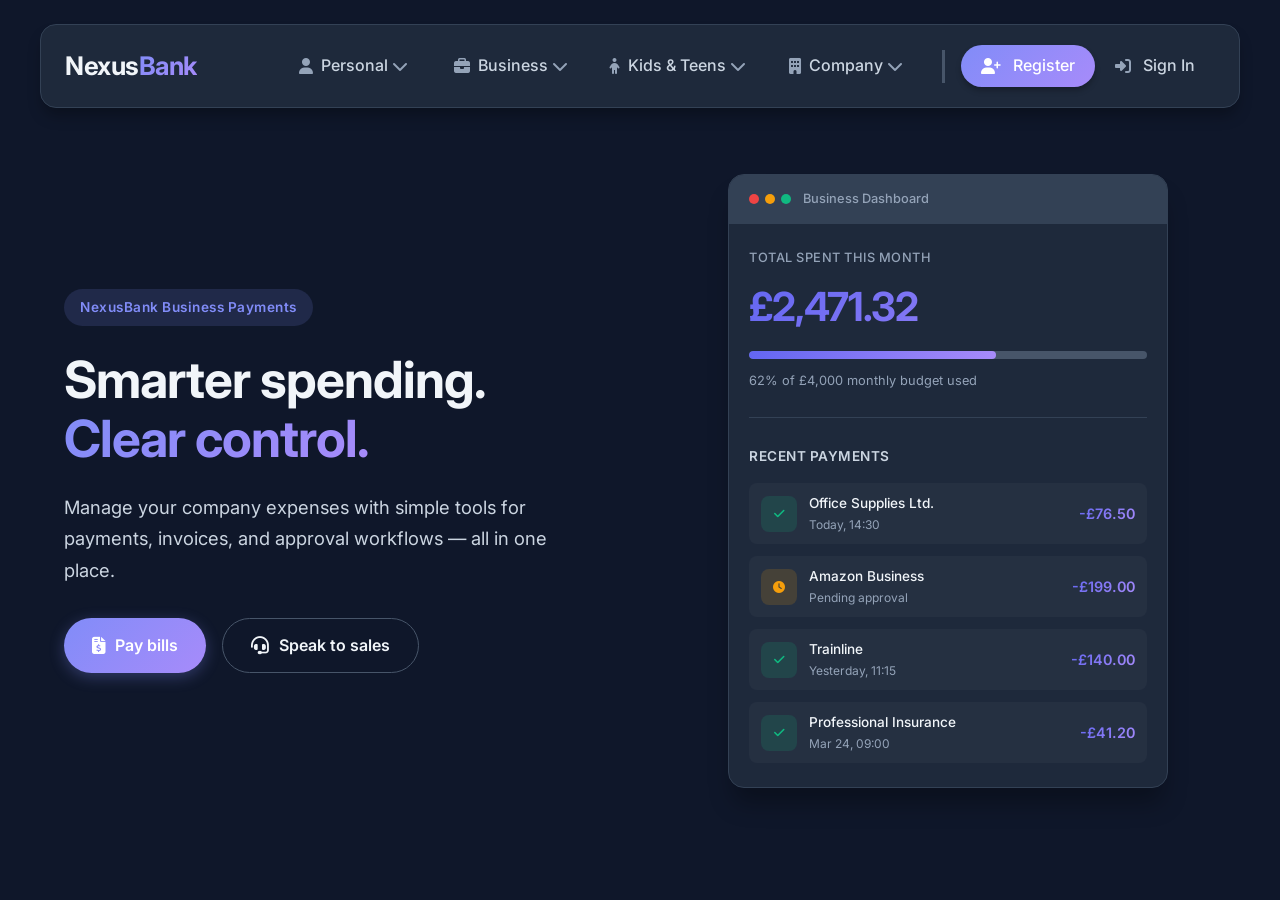
<file: NexusBank2026/business/Core-Banking/Bills/index.html>
<!DOCTYPE html>
<html lang="en">
<head>
    <meta charset="UTF-8">
    <meta name="viewport" content="width=device-width, initial-scale=1.0">
    <title>NexusBank | Personal Accounts</title>
    
    <!-- Font Awesome -->
    <link rel="stylesheet" href="https://cdnjs.cloudflare.com/ajax/libs/font-awesome/6.4.0/css/all.min.css">
    
    <!-- Google Fonts -->
    <link href="https://fonts.googleapis.com/css2?family=Inter:wght@300;400;500;600;700;800&display=swap" rel="stylesheet">
    
    <style>
        /* ===== CSS VARIABLES ===== */
        :root {
            --primary: #818cf8;
            --primary-dark: #6366f1;
            --secondary: #a78bfa;
            --accent: #22d3ee;
            --bg-primary: #0f172a;
            --bg-secondary: #1e293b;
            --surface: #1e293b;
            --surface-elevated: #334155;
            --surface-hover: #475569;
            --text-primary: #f1f5f9;
            --text-secondary: #cbd5e1;
            --text-tertiary: #94a3b8;
            --border-light: #334155;
            --border-medium: #475569;
            --success: #10b981;
            --warning: #f59e0b;
            --error: #ef4444;
            --shadow-sm: 0 1px 2px 0 rgb(0 0 0 / 0.3);
            --shadow-md: 0 4px 6px -1px rgb(0 0 0 / 0.3);
            --shadow-lg: 0 10px 15px -3px rgb(0 0 0 / 0.3);
            --shadow-xl: 0 20px 25px -5px rgb(0 0 0 / 0.3);
            --shadow-2xl: 0 25px 50px -12px rgb(0 0 0 / 0.4);
            --radius-sm: 6px;
            --radius-md: 8px;
            --radius-lg: 12px;
            --radius-xl: 16px;
            --radius-2xl: 24px;
            --radius-3xl: 32px;
            --radius-full: 9999px;
            --space-xs: 4px;
            --space-sm: 8px;
            --space-md: 16px;
            --space-lg: 24px;
            --space-xl: 32px;
            --space-2xl: 48px;
            --transition-fast: 150ms cubic-bezier(0.4, 0, 0.2, 1);
            --transition-normal: 250ms cubic-bezier(0.4, 0, 0.2, 1);
            --transition-bounce: all 0.3s cubic-bezier(0.175, 0.885, 0.32, 1.275);
            --font-body: 'Inter', -apple-system, BlinkMacSystemFont, 'Segoe UI', Roboto, sans-serif;
        }

        * {
            margin: 0;
            padding: 0;
            box-sizing: border-box;
        }

        body {
            font-family: var(--font-body);
            background-color: var(--bg-primary);
            color: var(--text-primary);
            line-height: 1.6;
            padding-top: 94px;
            overflow-x: hidden;
        }

        /* Focus indicators for keyboard users */
        :focus-visible {
            outline: 2px solid var(--primary);
            outline-offset: 2px;
            border-radius: var(--radius-sm);
        }

        /* ===== FLOATING NAVIGATION ===== */
        .floating-nav {
            position: fixed;
            top: var(--space-lg);
            left: 50%;
            transform: translateX(-50%);
            width: calc(100% - 2rem);
            max-width: 1200px;
            background: var(--surface);
            backdrop-filter: blur(10px);
            border: 1px solid var(--border-light);
            border-radius: var(--radius-xl);
            padding: 0 var(--space-lg);
            z-index: 1000;
            box-shadow: var(--shadow-lg);
            display: flex;
            align-items: center;
            justify-content: space-between;
            height: 84px;
        }

        .floating-nav .container {
            display: flex;
            align-items: center;
            justify-content: space-between;
            width: 100%;
            height: 100%;
            padding: 0;
            max-width: 1200px;
            margin: 0 auto;
        }

        .nav-brand {
            font-size: 1.6rem;
            font-weight: 700;
            color: var(--text-primary);
            letter-spacing: -0.5px;
            text-decoration: none;
            flex-shrink: 0;
            line-height: 1;
        }

        .nav-brand .accent {
            background: linear-gradient(135deg, var(--primary), var(--secondary));
            -webkit-background-clip: text;
            -webkit-text-fill-color: transparent;
            background-clip: text;
        }

        .nav-row {
            display: flex;
            align-items: center;
            gap: var(--space-xs);
            margin-left: auto;
            flex-wrap: nowrap;
        }

        .nav-item {
            display: flex;
            align-items: center;
            gap: 0.5rem;
            padding: 0.6rem 1.2rem;
            font-size: 1rem;
            font-family: var(--font-body);
            border-radius: 40px;
            transition: var(--transition-bounce);
            position: relative;
            text-decoration: none;
            color: var(--text-secondary);
            font-weight: 500;
            border: none;
            background: none;
            cursor: pointer;
            white-space: nowrap;
        }

        /* Fix for Issue #1: Button styling to match links */
        button.nav-item {
            font-family: var(--font-body);
            font-size: 1rem;
            font-weight: 500;
            line-height: 1.6;
            cursor: pointer;
            -webkit-appearance: none;
            -moz-appearance: none;
            appearance: none;
        }

        button.nav-item:focus {
            outline: none;
        }

        button.nav-item:focus-visible {
            outline: 2px solid var(--primary);
            outline-offset: 2px;
            border-radius: var(--radius-full);
        }

        button.nav-item.btn-primary {
            background: linear-gradient(135deg, var(--primary), var(--secondary));
        }

        .nav-item i {
            font-size: 1rem;
            transition: transform 0.2s ease;
            color: var(--text-tertiary);
        }

        .nav-item:hover {
            background: var(--surface-hover);
            transform: scale(1.05);
            color: var(--primary);
        }

        .nav-item:active {
            transform: scale(0.97);
            transition: transform 0.05s ease;
        }

        .nav-item:hover i {
            transform: translateY(-1px);
        }

        .nav-item.btn-primary {
            background: linear-gradient(135deg, var(--primary), var(--secondary));
            color: white;
            box-shadow: var(--shadow-md);
            padding: 0.5rem 1.25rem;
        }

        .nav-item.btn-primary i {
            color: white;
        }

        .nav-item.btn-primary:hover {
            transform: translateY(-1px);
            box-shadow: var(--shadow-lg);
        }

        .nav-item.btn-primary:active {
            transform: translateY(0);
            box-shadow: var(--shadow-sm);
        }

        .nav-item.btn-ghost {
            background: transparent;
            padding: 0.5rem 1.25rem;
        }

        .nav-item.btn-ghost:hover {
            background: var(--surface-hover);
            color: var(--primary);
        }

        .nav-item.btn-ghost:active {
            transform: scale(0.97);
        }

        .nav-spacer {
            width: 3px;
            height: 33px;
            background: var(--border-medium);
            margin: 0 var(--space-md);
            flex-shrink: 0;
        }

        .mobile-menu-btn {
            display: none;
            background: none;
            border: none;
            color: var(--text-secondary);
            font-size: 1.25rem;
            cursor: pointer;
            width: 44px;
            height: 44px;
            align-items: center;
            justify-content: center;
            margin-left: var(--space-sm);
            border-radius: var(--radius-md);
            transition: background var(--transition-fast);
        }

        .mobile-menu-btn:hover {
            background: var(--surface-hover);
        }

        .mobile-menu-btn:active {
            transform: scale(0.95);
        }

        /* ===== DROPDOWN MENU STYLES ===== */
        .nav-dropdown {
            position: relative;
        }

        .dropdown-toggle {
            display: flex;
            align-items: center;
            gap: var(--space-xs);
            cursor: pointer;
            text-decoration: none;
        }

        .dropdown-arrow {
            font-size: 0.75rem;
            transition: transform var(--transition-fast);
            color: var(--text-tertiary);
        }

        .nav-dropdown:hover .dropdown-arrow {
            transform: rotate(180deg);
            color: var(--primary);
        }

        .dropdown-menu {
            position: absolute;
            top: 100%;
            left: 50%;
            transform: translateX(-50%) translateY(10px);
            background: var(--surface);
            border: 1px solid var(--border-light);
            border-radius: var(--radius-xl);
            padding: var(--space-xl);
            box-shadow: var(--shadow-2xl);
            opacity: 0;
            visibility: hidden;
            transition: all var(--transition-normal);
            z-index: 1000;
            backdrop-filter: blur(10px);
            margin-top: var(--space-sm);
        }

        .nav-dropdown:hover .dropdown-menu {
            opacity: 1;
            visibility: visible;
            transform: translateX(-50%) translateY(0);
        }

        /* Personal Menu Positioning - FIXED */
        .personal-menu {
            min-width: min(1000px, 85vw);
            max-width: 1200px;
            left: 175%;
            transform: translateX(calc(-50% + 80px)) translateY(10px);
        }

        .nav-dropdown:hover .personal-menu {
            transform: translateX(calc(-50% + 80px)) translateY(0);
        }

        /* Business Menu Positioning - FIXED */
        .business-menu {
            min-width: min(1000px, 85vw);
            max-width: 1200px;
            left: 90%;
            transform: translateX(calc(-50% + 120px)) translateY(10px);
        }

        .nav-dropdown:hover .business-menu {
            transform: translateX(calc(-50% + 120px)) translateY(0);
        }

        /* Kids Menu Positioning */
        .kids-menu {
            min-width: min(500px, 90vw);
            left: 50%;
            transform: translateX(-50%) translateY(10px);
        }

        .nav-dropdown:hover .kids-menu {
            transform: translateX(-50%) translateY(0);
        }

        /* Company Menu Positioning */
        .company-menu {
            min-width: min(700px, 85vw);
            left: 50%;
            transform: translateX(calc(-50% + 40px)) translateY(10px);
        }

        .nav-dropdown:hover .company-menu {
            transform: translateX(calc(-50% + 40px)) translateY(0);
        }

        .dropdown-grid {
            display: grid;
            grid-template-columns: repeat(6, 1fr);
            gap: var(--space-lg);
        }

        .business-menu .dropdown-grid {
            grid-template-columns: repeat(6, 1fr);
        }

        .company-menu .dropdown-grid.two-columns {
            grid-template-columns: repeat(3, 1fr);
        }

        .dropdown-col {
            min-width: 0;
        }

        .dropdown-section-header {
            display: flex;
            align-items: center;
            gap: var(--space-xs);
            color: var(--text-tertiary);
            font-size: 0.75rem;
            font-weight: 600;
            text-transform: uppercase;
            letter-spacing: 0.5px;
            margin-bottom: var(--space-md);
            padding-bottom: var(--space-xs);
            border-bottom: 1px solid var(--border-light);
            cursor: default;
            pointer-events: none;
        }

        .dropdown-link {
            display: flex;
            align-items: center;
            gap: var(--space-sm);
            padding: var(--space-sm) var(--space-md);
            color: var(--text-secondary);
            text-decoration: none;
            font-size: 0.9rem;
            border-radius: var(--radius-md);
            transition: all var(--transition-fast);
            margin-bottom: 2px;
            cursor: pointer;
        }

        .dropdown-link:hover {
            background: var(--surface-hover);
            transform: translateX(5px);
            color: var(--text-primary);
        }

        .dropdown-link:active {
            transform: scale(0.98);
            background: var(--surface-elevated);
        }

        /* Kids Menu Cards */
        .kids-grid {
            display: grid;
            grid-template-columns: repeat(3, 1fr);
            gap: var(--space-md);
        }

        .kids-card {
            background: rgba(129, 140, 248, 0.05);
            border-radius: var(--radius-lg);
            padding: var(--space-md);
            text-align: center;
            text-decoration: none;
            display: block;
            transition: all 0.3s ease;
            border: 1px solid rgba(129, 140, 248, 0.2);
            cursor: pointer;
        }

        .kids-card:hover {
            background: rgba(129, 140, 248, 0.12);
            border-color: rgba(129, 140, 248, 0.5);
            transform: translateY(-2px);
        }

        .kids-card:active {
            transform: translateY(0);
            background: rgba(129, 140, 248, 0.2);
        }

        .kids-icon {
            width: 48px;
            height: 48px;
            background: linear-gradient(135deg, var(--primary), var(--secondary));
            border-radius: var(--radius-md);
            display: flex;
            align-items: center;
            justify-content: center;
            margin: 0 auto 12px auto;
        }

        .kids-icon i {
            font-size: 1.5rem;
            color: white;
        }

        .kids-title {
            font-weight: 600;
            font-size: 0.9rem;
            color: var(--text-primary);
            margin-bottom: 4px;
        }

        .kids-desc {
            font-size: 0.75rem;
            color: var(--text-tertiary);
            line-height: 1.3;
        }

        /* Plan Links */
        .plans-col {
            background: rgba(99, 102, 241, 0.1);
            border-radius: var(--radius-lg);
            padding: var(--space-md);
        }

        .plan-link {
            display: flex;
            align-items: center;
            justify-content: space-between;
            padding: var(--space-sm) var(--space-md);
            color: var(--text-secondary);
            text-decoration: none;
            border-radius: var(--radius-md);
            transition: all var(--transition-fast);
            margin-bottom: 2px;
            cursor: pointer;
        }

        .plan-link:hover {
            background: var(--surface-hover);
            transform: translateX(5px);
            color: var(--text-primary);
        }

        .plan-link:active {
            transform: scale(0.98);
        }

        .plan-name {
            font-weight: 500;
            font-size: 0.9rem;
        }

        .plan-price {
            font-size: 0.8rem;
            color: var(--text-tertiary);
            background: var(--surface);
            padding: 2px 8px;
            border-radius: var(--radius-full);
        }

        .mt-2 { margin-top: 8px; }
        .mt-3 { margin-top: 16px; }

        /* ===== MOBILE MENU STYLES ===== */
        .mobile-nav {
            display: none;
        }
        
        .mobile-menu-panel {
            display: none;
        }
        
        .mobile-tabs-container {
            padding: var(--space-md) var(--space-md) 0 var(--space-md);
            border-bottom: 1px solid var(--border-light);
            overflow-x: auto;
            overflow-y: hidden;
            white-space: nowrap;
            -webkit-overflow-scrolling: touch;
            scrollbar-width: none;
            -ms-overflow-style: none;
            flex-shrink: 0;
        }
        
        .mobile-tabs-container::-webkit-scrollbar {
            display: none;
        }
        
        .mobile-tabs {
            display: flex;
            flex-wrap: nowrap;
            gap: var(--space-sm);
            padding-bottom: var(--space-sm);
            min-width: min-content;
        }
        
        .mobile-tab {
            display: inline-flex;
            align-items: center;
            gap: var(--space-sm);
            padding: 0.75rem 1.25rem;
            background: transparent;
            border: none;
            color: var(--text-tertiary);
            font-weight: 500;
            font-size: 1rem;
            border-radius: var(--radius-full);
            cursor: pointer;
            transition: all var(--transition-fast);
            white-space: nowrap;
            border: 1px solid transparent;
            flex-shrink: 0;
        }
        
        .mobile-tab i {
            font-size: 1.1rem;
        }
        
        .mobile-tab.active {
            background: rgba(129, 140, 248, 0.15);
            color: var(--primary);
            border-color: rgba(129, 140, 248, 0.3);
        }
        
        .mobile-content-area {
            flex: 1;
            overflow-y: auto;
            padding: var(--space-lg) var(--space-md);
            -webkit-overflow-scrolling: touch;
        }
        
        .mobile-menu-section {
            display: none;
        }
        
        .mobile-menu-section.active {
            display: block;
        }
        
        .mobile-menu-list {
            list-style: none;
            margin: 0;
            padding: 0;
        }
        
        .mobile-menu-item {
            display: flex;
            align-items: center;
            padding: var(--space-md) 0;
            color: var(--text-primary);
            text-decoration: none;
            border-bottom: 1px solid var(--border-light);
            font-size: 1rem;
            transition: all var(--transition-fast);
            cursor: pointer;
        }
        
        .mobile-menu-item.has-children {
            justify-content: space-between;
        }
        
        .mobile-menu-item.has-children .arrow {
            color: var(--text-tertiary);
            font-size: 0.8rem;
            transition: transform var(--transition-fast);
        }
        
        .mobile-menu-item.has-children.open .arrow {
            transform: rotate(180deg);
        }
        
        .mobile-submenu {
            list-style: none;
            margin: 0 0 0 var(--space-lg);
            padding: 0;
            display: none;
        }
        
        .mobile-submenu.open {
            display: block;
        }
        
        .mobile-submenu .mobile-menu-item {
            padding: var(--space-sm) 0;
            border-bottom: none;
            color: var(--text-secondary);
            font-size: 0.95rem;
        }
        
        .mobile-menu-footer {
            padding: var(--space-lg) var(--space-md);
            border-top: 1px solid var(--border-light);
            background: var(--bg-secondary);
            display: flex;
            gap: var(--space-md);
            flex-shrink: 0;
        }
        
        .mobile-btn {
            flex: 1;
            padding: var(--space-md);
            border-radius: var(--radius-full);
            font-weight: 600;
            text-align: center;
            text-decoration: none;
            transition: all var(--transition-fast);
            border: none;
            cursor: pointer;
            font-size: 1rem;
        }
        
        .mobile-btn-login {
            background: transparent;
            color: var(--text-primary);
            border: 1px solid var(--border-medium);
        }
        
        .mobile-btn-login:hover,
        .mobile-btn-login:active {
            background: var(--surface-hover);
        }
        
        .mobile-btn-signup {
            background: linear-gradient(135deg, var(--primary), var(--secondary));
            color: white;
        }
        
        .mobile-btn-signup:hover,
        .mobile-btn-signup:active {
            opacity: 0.9;
            transform: scale(0.98);
        }
        
        body.menu-open {
            overflow: hidden;
        }

        /* Loading state for buttons */
        .btn-primary.loading,
        .btn-ghost.loading {
            position: relative;
            pointer-events: none;
            opacity: 0.7;
        }

        .btn-primary.loading::after,
        .btn-ghost.loading::after {
            content: '';
            position: absolute;
            width: 16px;
            height: 16px;
            top: 50%;
            right: 12px;
            transform: translateY(-50%);
            border: 2px solid white;
            border-top-color: transparent;
            border-radius: 50%;
            animation: spin 0.6s linear infinite;
        }

        /* Screen reader only class */
        .sr-only {
            position: absolute;
            width: 1px;
            height: 1px;
            padding: 0;
            margin: -1px;
            overflow: hidden;
            clip: rect(0, 0, 0, 0);
            white-space: nowrap;
            border-width: 0;
        }

        /* Page Content */
        .page-content {
            max-width: 1200px;
            margin: 0 auto;
            padding: 60px 24px;
            text-align: center;
        }

        h1 {
            font-size: 3rem;
            margin-bottom: 16px;
            background: linear-gradient(135deg, var(--primary), var(--accent));
            -webkit-background-clip: text;
            -webkit-text-fill-color: transparent;
            font-weight: 700;
        }

        p {
            color: var(--text-secondary);
            font-size: 1.1rem;
        }

        /* Drag and Drop Styles */
        .dropdown-link[draggable="true"]:active, 
        .plan-link[draggable="true"]:active,
        .kids-card[draggable="true"]:active {
            cursor: grabbing;
        }
        
        .drag-over {
            background: rgba(129, 140, 248, 0.3);
            transform: scale(1.02);
        }
        
        .button-updated {
            animation: pulse 0.3s ease;
        }
        
        @keyframes pulse {
            0% { transform: scale(1); }
            50% { transform: scale(1.05); background: var(--primary); color: white; }
            100% { transform: scale(1); }
        }

        /* Lazy loading animation */
        .dropdown-menu {
            transition: opacity 0.3s ease, visibility 0.3s ease, transform 0.3s ease;
        }

        .dropdown-menu.loading {
            position: relative;
            min-height: 200px;
        }

        .dropdown-menu.loading::after {
            content: '';
            position: absolute;
            top: 50%;
            left: 50%;
            width: 40px;
            height: 40px;
            margin: -20px 0 0 -20px;
            border: 3px solid var(--border-light);
            border-top-color: var(--primary);
            border-radius: 50%;
            animation: spin 0.6s linear infinite;
        }

        @keyframes fadeIn {
            from { opacity: 0; transform: translateY(-10px); }
            to { opacity: 1; transform: translateY(0); }
        }

        @keyframes spin {
            to { transform: rotate(360deg); }
        }

     
/* ===== DEFAULT (FULL SIZE) - Icons + Text ===== */
.nav-item i {
    margin-right: var(--space-xs);
}

/* ===== MEDIUM SIZE - Text Only, Hide Icons ===== */
/* ===== DEFAULT (FULL SIZE) - Above 1150px: Icons + Text ===== */
/* This is the default state - no media query needed */

/* ===== MEDIUM SIZE - 901px to 1150px: Text Only, Hide Icons ===== */
@media (max-width: 1150px) and (min-width: 901px) {
    .nav-item i {
        display: none !important;
    }
    
    .nav-item span {
        display: inline-block !important;
    }
    
    .nav-item.btn-primary i {
        display: none !important;
    }
    
    .nav-item.btn-primary span {
        display: inline-block !important;
    }
    
    /* Dropdown positioning for medium screens */
    .nav-dropdown .dropdown-menu {
        min-width: 70vw;
        max-width: 85vw;
        left: auto !important;
        right: 0 !important;
        transform: translateY(10px) !important;
        max-height: 80vh;
        overflow-y: auto;
        overflow-x: hidden;
    }
    
    .nav-dropdown:hover .dropdown-menu {
        transform: translateY(0) !important;
    }
    
    .personal-menu,
    .business-menu,
    .company-menu,
    .kids-menu {
        left: auto !important;
        right: 0 !important;
        transform: translateY(10px) !important;
        min-width: 300px !important;
        max-width: 400px !important;
    }
    
    .nav-dropdown:hover .personal-menu,
    .nav-dropdown:hover .business-menu,
    .nav-dropdown:hover .company-menu,
    .nav-dropdown:hover .kids-menu {
        transform: translateY(0) !important;
    }
    
    .nav-dropdown .dropdown-grid {
        grid-template-columns: 1fr !important;
        gap: var(--space-md);
    }
    
    .business-menu .dropdown-grid {
        grid-template-columns: 1fr !important;
    }
    
    .dropdown-menu {
        overflow-x: hidden !important;
    }
    
    .dropdown-menu * {
        max-width: 100%;
    }
    
    .nav-row {
        overflow: visible !important;
    }
    
    .floating-nav {
        overflow: visible !important;
    }
}

@media (max-width: 900px) {
    /* Fix icon centering */
    .nav-item {
        display: flex !important;
        align-items: center !important;
        justify-content: center !important;
        padding: 0 !important;
        margin: 0 !important;
        aspect-ratio: 1 / 1;
    }
    
    .nav-item i {
        display: inline-block !important;
        font-size: 1.35rem !important; /* Slightly smaller than 1.5rem */
        margin: 0 !important;
        line-height: 1;
    }
    
    .nav-item span {
        display: none !important;
    }
    
    .nav-item.btn-primary {
        padding: 0 !important;
    }
    
    .nav-item.btn-primary i {
        display: inline-block !important;
        font-size: 1.35rem !important; /* Slightly smaller than 1.5rem */
        margin: 0 !important;
    }
    
    .nav-item.btn-primary span {
        display: none !important;
    }
    
    /* ===== LOGO LEFT + ICONS EDGE-TO-EDGE WITH SPACING ===== */
    .floating-nav .container {
        display: flex !important;
        align-items: center !important;
        justify-content: flex-start !important;
        width: 100% !important;
    }
    
    /* Logo stays on far left with right margin for spacing */
    .nav-brand {
        flex-shrink: 0 !important;
        margin-right: 2rem !important;
    }
    
    /* Nav menu takes remaining space and fills to right edge */
    .nav-menu {
        flex: 1 !important;
        display: flex !important;
        justify-content: flex-end !important;
    }
    
    /* Nav list spans full width with space-between */
    .nav-menu ul,
    .nav-list,
    .nav-row {
        display: flex !important;
        justify-content: space-between !important;
        width: 100% !important;
        margin: 0 !important;
        padding: 0 !important;
        gap: 0 !important;
    }
    
    /* List items */
    .nav-menu li,
    .nav-list li {
        margin: 0 !important;
        padding: 0 !important;
    }
    
    /* Override any existing nav-row margins */
    .nav-row {
        margin-left: 0 !important;
    }
}



/* ===== SMALL SIZE - 900px and below: Icons Only, Hide Text ===== */
@media (max-width: 900px) and (min-width: 769px) {
    .nav-item i {
        display: inline-block !important;
        font-size: 1.125rem;
        margin-right: 0 !important;
    }
    
    .nav-item span {
        display: none !important;
    }
    
    .nav-item.btn-primary i {
        display: inline-block !important;
        margin: 0 !important;
    }
    
    .nav-item.btn-primary span {
        display: none !important;
    }
    
    /* FIX: Make dropdowns behave exactly like medium screens - single column */
    .nav-dropdown {
        position: relative !important;
    }
    
    .nav-dropdown .dropdown-menu {
        min-width: 300px !important;
        max-width: 400px !important;
        left: 0 !important;
        right: auto !important;
        transform: translateY(10px) !important;
        max-height: 80vh;
        overflow-y: auto;
        overflow-x: hidden;
        padding: var(--space-lg) !important;
    }
    
    .nav-dropdown:hover .dropdown-menu {
        transform: translateY(0) !important;
    }
    
    .personal-menu,
    .business-menu,
    .company-menu,
    .kids-menu {
        left: 0 !important;
        right: auto !important;
        transform: translateY(10px) !important;
        min-width: 300px !important;
        max-width: 400px !important;
    }
    
    .nav-dropdown:hover .personal-menu,
    .nav-dropdown:hover .business-menu,
    .nav-dropdown:hover .company-menu,
    .nav-dropdown:hover .kids-menu {
        transform: translateY(0) !important;
    }
    
    /* SINGLE COLUMN GRID - Same as medium screens */
    .nav-dropdown .dropdown-grid {
        grid-template-columns: 1fr !important;
        gap: var(--space-md);
    }
    
    .business-menu .dropdown-grid {
        grid-template-columns: 1fr !important;
    }
    
    .company-menu .dropdown-grid.two-columns {
        grid-template-columns: 1fr !important;
    }
    
    /* Kids menu also single column */
    .kids-grid {
        grid-template-columns: 1fr !important;
    }
    
    .dropdown-menu {
        overflow-x: hidden !important;
    }
    
    .dropdown-menu * {
        max-width: 100%;
    }
    
    .nav-row {
        overflow: visible !important;
    }
    
    .floating-nav {
        overflow: visible !important;
    }
    
    /* Hide section headers that might be empty or redundant */
    .dropdown-section-header {
        font-size: 0.7rem !important;
        padding-bottom: var(--space-xs) !important;
        margin-bottom: var(--space-sm) !important;
    }
    
    /* Make dropdown links more compact */
    .dropdown-link,
    .plan-link {
        padding: var(--space-sm) var(--space-md) !important;
        font-size: 0.9rem !important;
    }
    
    /* Plans column styling */
    .plans-col {
        background: rgba(99, 102, 241, 0.1);
        border-radius: var(--radius-lg);
        padding: var(--space-md);
        margin-top: var(--space-md);
    }
    
    /* Active state for click-based dropdown toggle */
    .nav-dropdown.active .dropdown-menu {
        opacity: 1 !important;
        visibility: visible !important;
        pointer-events: auto !important;
        transform: translateY(0) !important;
    }
    
    .nav-dropdown.active .dropdown-toggle {
        background: var(--surface-hover) !important;
        color: var(--primary) !important;
    }
    
    /* Prevent hover from interfering on touch devices */
    @media (hover: none) and (pointer: coarse) {
        .nav-dropdown:hover .dropdown-menu {
            opacity: 0 !important;
            visibility: hidden !important;
            pointer-events: none !important;
        }
        
        .nav-dropdown.active .dropdown-menu,
        .nav-dropdown.active:hover .dropdown-menu {
            opacity: 1 !important;
            visibility: visible !important;
            pointer-events: auto !important;
            transform: translateY(0) !important;
        }
    }
}

/* ===== EXTRA SMALL - 800px and below: Keep Icons Only ===== */
@media (max-width: 800px) {
    .nav-dropdown .dropdown-menu {
        min-width: 260px;
        max-width: calc(100vw - 24px);
        max-height: 70vh;
        padding: var(--space-md);
    }
    
    .dropdown-link,
    .plan-link {
        padding: var(--space-xs) var(--space-sm);
    }
    
    .plan-name {
        font-size: 0.8rem;
    }
    
    .plan-price {
        font-size: 0.7rem;
    }
    
    .dropdown-section-header {
        font-size: 0.65rem;
    }
    
    .kids-grid {
        grid-template-columns: repeat(auto-fit, minmax(140px, 1fr));
    }
    
    .kids-card {
        white-space: normal;
        word-break: break-word;
    }
    
    .dropdown-menu * {
        max-width: 100%;
        box-sizing: border-box;
    }
}

/* ===== MOBILE MENU - 768px and below ===== */
@media (max-width: 768px) {
    .floating-nav {
        display: none;
    }

    .mobile-nav {
        position: fixed;
        top: 0;
        left: 0;
        right: 0;
        background: var(--surface);
        backdrop-filter: blur(10px);
        border-bottom: 1px solid var(--border-light);
        padding: var(--space-md) var(--space-lg);
        z-index: 1000;
        display: flex;
        align-items: center;
        justify-content: space-between;
        height: 70px;
        box-sizing: border-box;
    }

    .mobile-nav .nav-brand {
        font-size: 1.5rem;
        white-space: nowrap;
        overflow: hidden;
        text-overflow: ellipsis;
        max-width: 70%;
    }

    .mobile-menu-btn {
        display: flex;
        align-items: center;
        justify-content: center;
        width: 44px;
        height: 44px;
        background: transparent;
        border: none;
        color: var(--text-secondary);
        font-size: 1.5rem;
        cursor: pointer;
        border-radius: var(--radius-md);
        transition: background var(--transition-fast);
        flex-shrink: 0;
    }

    .mobile-menu-btn:hover {
        background: var(--surface-hover);
    }

    .mobile-menu-btn:active {
        transform: scale(0.95);
    }

    .mobile-menu-panel {
        position: fixed;
        top: 70px;
        left: 0;
        right: 0;
        bottom: 0;
        background: var(--bg-secondary);
        z-index: 999;
        display: none;
        flex-direction: column;
        overflow: hidden;
        border-top: 1px solid var(--border-light);
        max-width: 100vw;
        box-sizing: border-box;
    }

    .mobile-menu-panel.active {
        display: flex;
    }

    .mobile-tabs-container {
        padding: var(--space-md) var(--space-sm) 0 var(--space-sm);
        border-bottom: 1px solid var(--border-light);
        overflow-x: auto;
        overflow-y: hidden;
        white-space: nowrap;
        -webkit-overflow-scrolling: touch;
        scrollbar-width: none;
        -ms-overflow-style: none;
        flex-shrink: 0;
    }

    .mobile-tabs-container::-webkit-scrollbar {
        display: none;
    }

    .mobile-tabs {
        display: flex;
        flex-wrap: nowrap;
        gap: var(--space-xs);
        padding-bottom: var(--space-sm);
        min-width: min-content;
    }

    .mobile-tab {
        display: inline-flex;
        align-items: center;
        gap: var(--space-sm);
        padding: 0.75rem 1.25rem;
        background: transparent;
        border: none;
        color: var(--text-tertiary);
        font-weight: 500;
        font-size: 1rem;
        border-radius: var(--radius-full);
        cursor: pointer;
        transition: all var(--transition-fast);
        white-space: nowrap;
        border: 1px solid transparent;
        flex-shrink: 0;
        min-height: 44px;
    }

    .mobile-tab i {
        font-size: 1.1rem;
        pointer-events: none;
    }

    .mobile-tab.active {
        background: rgba(129, 140, 248, 0.15);
        color: var(--primary);
        border-color: rgba(129, 140, 248, 0.3);
    }

    .mobile-content-area {
        flex: 1;
        overflow-y: auto;
        overflow-x: hidden;
        padding: var(--space-lg) var(--space-md);
        -webkit-overflow-scrolling: touch;
        max-width: 100%;
        box-sizing: border-box;
        scrollbar-width: thin;
    }

    .mobile-content-area::-webkit-scrollbar {
        width: 5px;
    }

    .mobile-content-area::-webkit-scrollbar-thumb {
        background: var(--primary);
        border-radius: var(--radius-full);
    }

    .mobile-menu-section {
        display: none;
    }

    .mobile-menu-section.active {
        display: block;
    }

    .mobile-menu-list {
        max-width: 100%;
        list-style: none;
        margin: 0;
        padding: 0;
    }

    .mobile-menu-item {
        display: flex;
        align-items: center;
        min-height: 48px;
        max-width: 100%;
        padding: var(--space-sm) 0;
        color: var(--text-primary);
        text-decoration: none;
        border-bottom: 1px solid var(--border-light);
        font-size: 1rem;
        transition: all var(--transition-fast);
        cursor: pointer;
        word-wrap: break-word;
        white-space: normal;
        box-sizing: border-box;
    }

    .mobile-menu-item.has-children {
        justify-content: space-between;
    }

    .mobile-menu-item.has-children .arrow {
        color: var(--text-tertiary);
        font-size: 0.8rem;
        transition: transform var(--transition-fast);
        flex-shrink: 0;
        margin-left: var(--space-md);
    }

    .mobile-menu-item.has-children.open .arrow {
        transform: rotate(180deg);
    }

    .mobile-submenu {
        list-style: none;
        margin: 0 0 0 var(--space-lg);
        padding: 0;
        display: none;
        max-width: 100%;
        box-sizing: border-box;
    }

    .mobile-submenu.open {
        display: block;
    }

    .mobile-submenu .mobile-menu-item {
        padding: var(--space-xs) 0;
        border-bottom: none;
        color: var(--text-secondary);
        font-size: 0.95rem;
        min-height: 40px;
    }

    .mobile-menu-footer {
        padding: var(--space-lg) var(--space-md);
        padding-bottom: max(var(--space-lg), env(safe-area-inset-bottom));
        border-top: 1px solid var(--border-light);
        background: var(--bg-secondary);
        display: flex;
        gap: var(--space-md);
        flex-shrink: 0;
        box-sizing: border-box;
    }

    .mobile-btn {
        flex: 1;
        padding: var(--space-md) var(--space-sm);
        border-radius: var(--radius-full);
        font-weight: 600;
        text-align: center;
        text-decoration: none;
        transition: all var(--transition-fast);
        border: none;
        cursor: pointer;
        font-size: 1rem;
        min-height: 48px;
        display: flex;
        align-items: center;
        justify-content: center;
        white-space: nowrap;
        overflow: hidden;
        text-overflow: ellipsis;
        box-sizing: border-box;
    }

    .mobile-btn-login {
        background: transparent;
        color: var(--text-primary);
        border: 1px solid var(--border-medium);
    }

    .mobile-btn-login:hover,
    .mobile-btn-login:active {
        background: var(--surface-hover);
    }

    .mobile-btn-signup {
        background: linear-gradient(135deg, var(--primary), var(--secondary));
        color: white;
    }

    .mobile-btn-signup:hover,
    .mobile-btn-signup:active {
        opacity: 0.9;
        transform: scale(0.98);
    }

    body {
        padding-top: 70px;
        overflow-x: hidden;
    }

    body.menu-open {
        overflow: hidden;
    }

    .page-content {
        padding-top: 90px;
        padding-left: var(--space-md);
        padding-right: var(--space-md);
        overflow-x: hidden;
        box-sizing: border-box;
    }

    h1 {
        font-size: 2.5rem;
        word-wrap: break-word;
    }

    * {
        max-width: 100%;
    }
}

/* ===== VERY SMALL - 375px and below ===== */
@media (max-width: 375px) {
    .mobile-tab {
        padding: 0.5rem 0.75rem;
        font-size: 0.8rem;
        gap: 0.4rem;
    }

    .mobile-tab i {
        font-size: 0.85rem;
    }

    .mobile-menu-item {
        font-size: 0.9rem;
        min-height: 44px;
        padding: var(--space-xs) 0;
    }

    .mobile-submenu .mobile-menu-item {
        font-size: 0.85rem;
    }

    .mobile-btn {
        font-size: 0.8rem;
        padding: 10px var(--space-xs);
        min-height: 44px;
        white-space: nowrap;
        overflow: hidden;
        text-overflow: ellipsis;
    }

    .mobile-nav .nav-brand {
        font-size: 1.25rem;
        max-width: 65%;
    }

    .mobile-content-area {
        padding: var(--space-md) var(--space-sm);
    }

    .mobile-submenu {
        margin-left: var(--space-md);
    }

    .mobile-tabs-container {
        padding: var(--space-sm) var(--space-xs) 0 var(--space-xs);
    }

    .mobile-menu-footer {
        padding: var(--space-md) var(--space-sm);
        padding-bottom: max(var(--space-md), env(safe-area-inset-bottom));
        gap: var(--space-sm);
    }

    h1 {
        font-size: 2rem;
    }

    .mobile-menu-panel,
    .mobile-content-area,
    .mobile-menu-list,
    .mobile-submenu {
        max-width: 100vw;
        overflow-x: hidden;
    }

    .mobile-menu-item span,
    .mobile-menu-item {
        word-break: break-word;
    }

    .mobile-menu-btn {
        width: 40px;
        height: 40px;
        font-size: 1.3rem;
    }
}

/* ===== HOVER FALLBACK ===== */
@media (hover: hover) {
    .nav-dropdown:hover .dropdown-menu {
        opacity: 1 !important;
        visibility: visible !important;
    }

    @media (max-width: 1150px) and (min-width: 901px) {
        .nav-dropdown:hover .dropdown-menu,
        .nav-dropdown:hover .personal-menu,
        .nav-dropdown:hover .business-menu,
        .nav-dropdown:hover .company-menu,
        .nav-dropdown:hover .kids-menu {
            transform: translateY(0) !important;
        }
    }

    @media (max-width: 900px) {
        .nav-dropdown:hover .dropdown-menu,
        .nav-dropdown:hover .personal-menu,
        .nav-dropdown:hover .business-menu,
        .nav-dropdown:hover .company-menu,
        .nav-dropdown:hover .kids-menu {
            transform: translateY(0) !important;
        }
    }

    @media (min-width: 1151px) {
        .nav-dropdown:hover .personal-menu {
            transform: translateX(calc(-50% + 80px)) translateY(0) !important;
        }

        .nav-dropdown:hover .business-menu {
            transform: translateX(calc(-50% + 120px)) translateY(0) !important;
        }

        .nav-dropdown:hover .kids-menu {
            transform: translateX(-50%) translateY(0) !important;
        }

        .nav-dropdown:hover .company-menu {
            transform: translateX(calc(-50% + 40px)) translateY(0) !important;
        }
    }
}
         
/* ===== SMALL SIZE - 900px and below: Icons Only, Hide Text ===== */
@media (max-width: 900px) and (min-width: 769px) {
    /* Fix icon centering */
    .nav-item {
        display: flex !important;
        align-items: center !important;
        justify-content: center !important;
        padding: 0.6rem !important;
        aspect-ratio: 1 / 1;
    }
    
    .nav-item i {
        display: inline-block !important;
        font-size: 1.125rem;
        margin: 0 !important;
        line-height: 1;
    }
    
    .nav-item span {
        display: none !important;
    }
    
    .nav-item.btn-primary {
        padding: 0.6rem !important;
    }
    
    .nav-item.btn-primary i {
        display: inline-block !important;
        margin: 0 !important;
    }
    
    .nav-item.btn-primary span {
        display: none !important;
    }
    
    /* Keep the rest of your existing styles for this breakpoint... */
    /* (dropdown positioning, grid layouts, tooltips, etc.) */
}

/* Extra small screens - smaller tooltips */
@media (max-width: 800px) and (min-width: 769px) {
    .nav-item::after {
        font-size: 0.7rem;
        padding: 4px 8px;
        bottom: -36px;
    }
}

@media (max-width: 768px) {
    .bank-hero {
        padding: 2rem 0;
    }
    
    .trust-badges {
        flex-direction: column;
        gap: 1.5rem;
        align-items: flex-start;
        max-width: 300px;
        margin: 0 auto;
    }
    
    .features-grid-2col {
        grid-template-columns: 1fr;
    }
    
    .section-label h2 {
        font-size: 2rem;
    }
}



/* Responsive Design */
@media (max-width: 968px) {
    .joint-hero-section {
        flex-direction: column;
        text-align: center;
        gap: 40px;
        padding: 60px 24px 40px;
    }
    
    .joint-hero-content {
        max-width: 100%;
    }
    
    .joint-hero-title {
        font-size: 2.5rem;
    }
    
    .joint-hero-subtitle {
        font-size: 1.1rem;
    }
    
    .joint-trust-badges {
        justify-content: center;
        flex-wrap: wrap;
    }
    
    .joint-animation-container {
        min-height: 400px;
        max-width: 100%;
    }
    
    .animation-scene {
        height: 380px;
    }
    
    .user-card {
        width: 75px;
        height: 95px;
    }
}

@media (max-width: 480px) {
    .joint-hero-title {
        font-size: 2rem;
    }
    
    .joint-hero-subtitle {
        font-size: 1rem;
    }
    
    .joint-hero-cta {
        font-size: 1rem;
        padding: 14px 28px;
    }
    
    .joint-animation-container {
        min-height: 320px;
    }
    
    .animation-scene {
        height: 300px;
    }
    
    
    
    .user-card {
        width: 65px;
        height: 80px;
    }
    
    .user-avatar {
        width: 32px;
        height: 32px;
        font-size: 1rem;
    }
    
    
}


/* ===== BUSINESS PAYMENTS SECTION STYLES ===== */
.business-payments-section {
    padding: 80px 24px 100px;
    max-width: 1200px;
    margin: 0 auto;
}

.business-payments-section .section-container {
    width: 100%;
    max-width: 1200px;
    margin: 0 auto;
}

.business-payments-grid {
    display: grid;
    grid-template-columns: 1fr 1fr;
    gap: 80px;
    align-items: center;
}

/* Left Content */
.business-payments-content {
    display: flex;
    flex-direction: column;
    gap: var(--space-lg);
}

.section-label {
    display: inline-block;
    background: rgba(129, 140, 248, 0.15);
    color: var(--primary);
    padding: 8px 16px;
    border-radius: var(--radius-full);
    font-size: 0.85rem;
    font-weight: 600;
    letter-spacing: 0.5px;
    width: fit-content;
}

.business-payments-title {
    font-size: 3.2rem;
    font-weight: 700;
    letter-spacing: -1px;
    line-height: 1.15;
    color: var(--text-primary);
    margin: 0;
}

.gradient-text {
    background: linear-gradient(135deg, var(--primary), var(--secondary));
    -webkit-background-clip: text;
    -webkit-text-fill-color: transparent;
    background-clip: text;
}

.business-payments-description {
    font-size: 1.15rem;
    color: var(--text-secondary);
    line-height: 1.7;
    max-width: 500px;
    margin: 0;
}

/* Two Clean Buttons */
.business-buttons {
    display: flex;
    gap: var(--space-md);
    margin-top: var(--space-sm);
    flex-wrap: wrap;
}

.btn-business {
    display: inline-flex;
    align-items: center;
    gap: 10px;
    padding: 14px 28px;
    border-radius: var(--radius-full);
    font-size: 1rem;
    font-weight: 600;
    text-decoration: none;
    transition: all var(--transition-bounce);
    cursor: pointer;
    border: none;
    font-family: var(--font-body);
}

.btn-business i {
    font-size: 1.1rem;
}

.btn-business-primary {
    background: linear-gradient(135deg, var(--primary), var(--secondary));
    color: white;
    box-shadow: 0 4px 15px rgba(129, 140, 248, 0.3);
}

.btn-business-primary:hover {
    transform: translateY(-2px);
    box-shadow: 0 6px 20px rgba(129, 140, 248, 0.4);
}

.btn-business-primary:active {
    transform: translateY(0);
    box-shadow: 0 2px 10px rgba(129, 140, 248, 0.2);
}

.btn-business-secondary {
    background: transparent;
    color: var(--text-primary);
    border: 1.5px solid var(--border-medium);
}

.btn-business-secondary:hover {
    background: var(--surface-hover);
    border-color: var(--primary);
    transform: translateY(-2px);
}

.btn-business-secondary:active {
    transform: translateY(0);
    background: var(--surface-elevated);
}

/* Right Visual */
.business-visual {
    display: flex;
    align-items: center;
    justify-content: center;
}

.dashboard-card {
    background: var(--surface);
    border: 1px solid var(--border-light);
    border-radius: var(--radius-xl);
    overflow: hidden;
    width: 100%;
    max-width: 440px;
    box-shadow: var(--shadow-xl);
}

.dashboard-header {
    background: var(--surface-elevated);
    padding: 14px 20px;
    display: flex;
    align-items: center;
    gap: 12px;
    border-bottom: 1px solid var(--border-light);
}

.dashboard-dots {
    display: flex;
    gap: 6px;
}

.dot {
    width: 10px;
    height: 10px;
    border-radius: 50%;
}

.dot-red { background: #ef4444; }
.dot-yellow { background: #f59e0b; }
.dot-green { background: #10b981; }

.dashboard-title {
    font-size: 0.8rem;
    color: var(--text-tertiary);
    font-weight: 500;
}

.dashboard-body {
    padding: 24px 20px;
}

/* Total Spent Section */
.total-spent {
    margin-bottom: 28px;
    padding-bottom: 24px;
    border-bottom: 1px solid var(--border-light);
}

.total-label {
    display: block;
    font-size: 0.8rem;
    color: var(--text-tertiary);
    margin-bottom: 6px;
    font-weight: 500;
    text-transform: uppercase;
    letter-spacing: 0.5px;
}

.total-amount {
    display: block;
    font-size: 2.5rem;
    font-weight: 700;
    background: linear-gradient(135deg, #6366f1, #a78bfa);
    -webkit-background-clip: text;
    -webkit-text-fill-color: transparent;
    background-clip: text;
    letter-spacing: -1px;
    margin-bottom: 12px;
}

.progress-bar-container {
    width: 100%;
    height: 8px;
    background: var(--surface-hover);
    border-radius: var(--radius-full);
    overflow: hidden;
    margin-bottom: 8px;
}

.progress-bar-fill {
    height: 100%;
    background: linear-gradient(90deg, #6366f1, #a78bfa);
    border-radius: var(--radius-full);
    transition: width 0.5s ease;
}

.progress-text {
    font-size: 0.8rem;
    color: var(--text-tertiary);
}

/* Recent Transactions */
.recent-transactions {
    display: flex;
    flex-direction: column;
    gap: 12px;
}

.transactions-title {
    font-size: 0.85rem;
    font-weight: 600;
    color: var(--text-secondary);
    margin: 0 0 4px 0;
    text-transform: uppercase;
    letter-spacing: 0.5px;
}

.transaction-item {
    display: flex;
    align-items: center;
    gap: 12px;
    padding: 10px 12px;
    background: rgba(255, 255, 255, 0.03);
    border-radius: var(--radius-md);
    transition: background var(--transition-fast);
}

.transaction-item:hover {
    background: rgba(255, 255, 255, 0.06);
}

.transaction-icon {
    width: 36px;
    height: 36px;
    min-width: 36px;
    border-radius: var(--radius-md);
    display: flex;
    align-items: center;
    justify-content: center;
    font-size: 0.75rem;
}

.transaction-icon.paid {
    background: rgba(16, 185, 129, 0.15);
    color: var(--success);
}

.transaction-icon.pending {
    background: rgba(245, 158, 11, 0.15);
    color: var(--warning);
}

.transaction-details {
    flex: 1;
    min-width: 0;
}

.transaction-name {
    display: block;
    font-size: 0.85rem;
    color: var(--text-primary);
    font-weight: 500;
    white-space: nowrap;
    overflow: hidden;
    text-overflow: ellipsis;
}

.transaction-date {
    display: block;
    font-size: 0.75rem;
    color: var(--text-tertiary);
}

.transaction-amount {
    font-weight: 600;
    font-size: 0.9rem;
    white-space: nowrap;
}

.transaction-amount.paid {
    background: linear-gradient(135deg, #6366f1, #a78bfa);
    -webkit-background-clip: text;
    -webkit-text-fill-color: transparent;
    background-clip: text;
}

.transaction-amount.pending {
    background: linear-gradient(135deg, #6366f1, #a78bfa);
    -webkit-background-clip: text;
    -webkit-text-fill-color: transparent;
    background-clip: text;
}

</style>
</head>
<body>

   <!-- ===== DESKTOP NAVIGATION ===== -->
<nav class="floating-nav" aria-label="Desktop navigation">
    <div class="container">
        <a href="../../../index.html" class="nav-brand" aria-label="NexusBank Homepage">
            Nexus<span class="accent">Bank</span>
        </a>

        <div class="nav-row">
            <!-- Personal Dropdown -->
<div class="nav-dropdown" role="navigation" aria-label="Personal banking menu">
    <button class="nav-item dropdown-toggle" 
            type="button"
            aria-haspopup="true" 
            aria-expanded="false"
            id="personalDropdownToggle">
        <i class="fas fa-user" aria-hidden="true"></i>
        <span>Personal</span>
        <i class="fas fa-chevron-down dropdown-arrow" aria-hidden="true"></i>
    </button>
    <div class="dropdown-menu personal-menu" 
         role="menu" 
         aria-label="Personal banking options"
         aria-labelledby="personalDropdownToggle">
        <div class="dropdown-grid">
            <div class="dropdown-col">
                <div class="dropdown-section-header" role="presentation">
                    <span>Accounts</span>
                </div>
                <a href="../Bank-Account/index.html" class="dropdown-link" draggable="true" role="menuitem">
                    <span>Bank Account</span>
                </a>
                <a href="../Joint-Account/index.html" class="dropdown-link" draggable="true" role="menuitem">
                    <span>Joint Account</span>
                </a>
                <a href="../Parents-and-guardians/index.html" class="dropdown-link" draggable="true" role="menuitem">
                    <span>Parents and guardians</span>
                </a>
                
                <div class="dropdown-section-header mt-3" role="presentation">
                    <span>Payments</span>
                </div>
                <a href="../../Cards/NexusBank-Pay/index.html" class="dropdown-link" draggable="true" role="menuitem">
                    <span>NexusBank Pay</span>
                </a>
            </div>

            <div class="dropdown-col">
                <div class="dropdown-section-header" role="presentation">
                    <span>Security & Protection</span>
                </div>
                <a href="../../../security/Security-&-Protection/How-We-Protect-Your-Money/index.html" class="dropdown-link" draggable="true" role="menuitem">
                    <span>How We Protect Your Money</span>
                </a>
                
                <div class="dropdown-section-header mt-3" role="presentation">
                    <span>Help</span>
                </div>
                <a href="../../../help/Contact-Us/index.html" class="dropdown-link" draggable="true" role="menuitem">
                    <span>Contact Us</span>
                </a>
                <a href="../../../help/Help-Centre/index.html" class="dropdown-link" draggable="true" role="menuitem">
                    <span>Help Centre</span>
                </a>
                <a href="../../../help/System-Status/index.html" class="dropdown-link" draggable="true" role="menuitem">
                    <span>System Status</span>
                </a>
            </div>

            <!-- Empty column for spacing or layout consistency -->
            <div class="dropdown-col plans-col">
                <!-- Kept empty to maintain grid structure -->
            </div>
        </div>
    </div>
</div>
    <!-- Business Dropdown -->
    <div class="nav-dropdown" role="navigation" aria-label="Business banking menu">
        <button class="nav-item dropdown-toggle" 
                type="button"
                aria-haspopup="true" 
                aria-expanded="false"
                id="businessDropdownToggle">
            <i class="fas fa-briefcase" aria-hidden="true"></i>
            <span>Business</span>
            <i class="fas fa-chevron-down dropdown-arrow" aria-hidden="true"></i>
        </button>
        <div class="dropdown-menu business-menu" 
             role="menu" 
             aria-label="Business banking options"
             aria-labelledby="businessDropdownToggle">
            <div class="dropdown-grid">
                <div class="dropdown-col">
                    <div class="dropdown-section-header" role="presentation">
                        <span>Core Banking</span>
                    </div>
                    <a href="../../../business/money-transfers.html" class="dropdown-link" draggable="true" role="menuitem">
                        <span>Money Transfers</span>
                    </a>
                    <a href="../../../business/bills.html" class="dropdown-link" draggable="true" role="menuitem">
                        <span>Bills</span>
                    </a>
                    <a href="../../../business/online-payments.html" class="dropdown-link" draggable="true" role="menuitem">
                        <span>Online Payment</span>
                    </a>
                </div>

                <div class="dropdown-col">
                    <div class="dropdown-section-header" role="presentation">
                        <span>Finance</span>
                    </div>
                    <a href="../../../business/savings.html" class="dropdown-link" draggable="true" role="menuitem">
                        <span>Savings</span>
                    </a>
                    <a href="../../../business/credits.html" class="dropdown-link" draggable="true" role="menuitem">
                        <span>Credits</span>
                    </a>
                </div>

                <div class="dropdown-col"></div>
                <div class="dropdown-col"></div>
                <div class="dropdown-col"></div>
                <div class="dropdown-col"></div>
            </div>
        </div>
    </div>
            </div>

            <!-- Kids & Teens Dropdown -->
            <div class="nav-dropdown" role="navigation" aria-label="Kids and teens banking menu">
                <a href="javascript:void(0)" class="nav-item dropdown-toggle"
                   role="button"
                   aria-haspopup="true"
                   aria-expanded="false"
                   id="kidsDropdownToggle">
                    <i class="fas fa-child" aria-hidden="true"></i>
                    <span>Kids & Teens</span>
                    <i class="fas fa-chevron-down dropdown-arrow" aria-hidden="true"></i>
                </a>
                <div class="dropdown-menu kids-menu"
                     role="menu"
                     aria-label="Kids and teens banking options"
                     aria-labelledby="kidsDropdownToggle">
                    <!-- Kept as is -->
                    <div class="kids-grid">
                        <a href="../../../kids-teens/account.html" class="kids-card" draggable="true" role="menuitem">
                            <div class="kids-icon">
                                <i class="fas fa-child" aria-hidden="true"></i>
                            </div>
                            <div class="kids-title">Kids & Teens account</div>
                            <div class="kids-desc">For ages 6-17</div>
                        </a>

                        <a href="../../../kids-teens/parents.html" class="kids-card" draggable="true" role="menuitem">
                            <div class="kids-icon">
                                <i class="fas fa-users" aria-hidden="true"></i>
                            </div>
                            <div class="kids-title">Parents and guardians</div>
                            <div class="kids-desc">Manage and monitor</div>
                        </a>

                        <a href="../../../help/Help-Centre/index.html" class="kids-card" draggable="true" role="menuitem">
                            <div class="kids-icon">
                                <i class="fas fa-circle-question" aria-hidden="true"></i>
                            </div>
                            <div class="kids-title">Help Center</div>
                            <div class="kids-desc">Get support</div>
                        </a>
                    </div>
                </div>
            </div>

            <!-- Company Dropdown -->
            <div class="nav-dropdown" role="navigation" aria-label="Company information menu">
                <button class="nav-item dropdown-toggle"
                        type="button"
                        aria-haspopup="true"
                        aria-expanded="false"
                        id="companyDropdownToggle">
                    <i class="fas fa-building" aria-hidden="true"></i>
                    <span>Company</span>
                    <i class="fas fa-chevron-down dropdown-arrow" aria-hidden="true"></i>
                </button>
                <div class="dropdown-menu company-menu"
                     role="menu"
                     aria-label="Company information options"
                     aria-labelledby="companyDropdownToggle">
                    <div class="dropdown-grid two-columns">
                        <!-- Kept: About us, news media -->
                        <div class="dropdown-col">
                            <div class="dropdown-section-header" role="presentation">
                                <span>General</span>
                            </div>
                            <a href="../../../company/about.html" class="dropdown-link" draggable="true" role="menuitem">
                                <span>About Us</span>
                            </a>
                            <a href="../../../company/news.html" class="dropdown-link" draggable="true" role="menuitem">
                                <span>News & Media</span>
                            </a>
                        </div>
                        <!-- Empty columns -->
                        <div class="dropdown-col"></div>
                        <div class="dropdown-col"></div>
                    </div>
                </div>
            </div>

            <div class="nav-spacer" aria-hidden="true"></div>

            <a href="../../../login.html?tab=register" class="nav-item btn-primary" id="registerBtn">
                <i class="fas fa-user-plus" aria-hidden="true"></i>
                <span>Register</span>
            </a>
            <a href="../../../login.html" class="nav-item btn-ghost" id="signinBtn">
                <i class="fas fa-sign-in-alt" aria-hidden="true"></i>
                <span>Sign In</span>
            </a>
        </div>
    </div>
</nav>

<!-- ===== MOBILE NAVIGATION ===== -->
<nav class="mobile-nav">
    <a href="../../../index.html" class="nav-brand">
        Nexus<span class="accent">Bank</span>
    </a>
    <button class="mobile-menu-btn" id="mobileMenuBtn" aria-label="Toggle mobile menu" aria-expanded="false">
        <i class="fas fa-bars"></i>
    </button>
</nav>

<!-- Mobile Menu Panel -->
<div class="mobile-menu-panel" id="mobileMenuPanel">
    <!-- Horizontal Scrollable Tabs -->
    <div class="mobile-tabs-container">
        <div class="mobile-tabs">
            <button class="mobile-tab active" data-tab="personal">
                <i class="fas fa-user"></i> Personal
            </button>
            <button class="mobile-tab" data-tab="business">
                <i class="fas fa-briefcase"></i> Business
            </button>
            <button class="mobile-tab" data-tab="kids">
                <i class="fas fa-child"></i> Kids & Teens
            </button>
            <button class="mobile-tab" data-tab="company">
                <i class="fas fa-building"></i> Company
            </button>
        </div>
    </div>
    
    <!-- Content Area for Selected Tab -->
    <div class="mobile-content-area">
        <!-- Personal Tab Content (Active by default) -->
        <div class="mobile-menu-section active" id="tab-personal">
            <ul class="mobile-menu-list">
                <!-- Kept: Bank Account, Joint Account, Security & Protection, Help, Parents and Guardians, NexusBank Pay -->
                <li>
                    <div class="mobile-menu-item has-children" data-submenu="accounts">
                        <span>Accounts</span>
                        <i class="fas fa-chevron-down arrow"></i>
                    </div>
                    <ul class="mobile-submenu" id="submenu-accounts">
                        <li><a href="../Bank-Account/index.html" class="mobile-menu-item">Bank Account</a></li>
                        <li><a href="../Joint-Account/index.html" class="mobile-menu-item">Joint Account</a></li>
                        <li><a href="../Parents-and-guardians/index.html" class="mobile-menu-item">Parents and guardians</a></li>
                    </ul>
                </li>
                <li><a href="../../Cards/NexusBank-Pay/index.html" class="mobile-menu-item">NexusBank Pay</a></li>
                
                <li>
                    <div class="mobile-menu-item has-children" data-submenu="security">
                        <span>Security & Protection</span>
                        <i class="fas fa-chevron-down arrow"></i>
                    </div>
                    <ul class="mobile-submenu" id="submenu-security">
                        <li><a href="../../../security/Security-&-Protection/How-We-Protect-Your-Money/index.html" class="mobile-menu-item">How We Protect Your Money</a></li>
                        <li><a href="../../../security/Security-&-Protection/Report-Lost-Device/index.html" class="mobile-menu-item">Report Lost Device</a></li>
                        <li><a href="../../../security/Security-&-Protection/Learn-About-Fraud-&-Scams/index.html" class="mobile-menu-item">Learn About Fraud & Scams</a></li>
                        <li><a href="../../../security/Security-&-Protection/Consumer-Security-Insight-Report/index.html" class="mobile-menu-item">Consumer Security Insight Report</a></li>
                    </ul>
                </li>
                <li>
                    <div class="mobile-menu-item has-children" data-submenu="help">
                        <span>Help</span>
                        <i class="fas fa-chevron-down arrow"></i>
                    </div>
                    <ul class="mobile-submenu" id="submenu-help">
                        <li><a href="../../../help/Contact-Us/index.html" class="mobile-menu-item">Contact Us</a></li>
                        <li><a href="../../../help/Help-Centre/index.html" class="mobile-menu-item">Help Centre</a></li>
                        <li><a href="../../../help/System-Status/index.html" class="mobile-menu-item">System Status</a></li>
                    </ul>
                </li>
            </ul>
        </div>
        
        <!-- Business Tab Content -->
        <div class="mobile-menu-section" id="tab-business">
            <ul class="mobile-menu-list">
                <!-- Kept: Money Transfers, Bills, Savings, Online Payment, Credits -->
                <li><a href="../../../business/money-transfers.html" class="mobile-menu-item">Money Transfers</a></li>
                <li><a href="../../../business/bills.html" class="mobile-menu-item">Bills</a></li>
                <li><a href="../../../business/online-payments.html" class="mobile-menu-item">Online Payment</a></li>
                <li><a href="../../../business/savings.html" class="mobile-menu-item">Savings</a></li>
                <li><a href="../../../business/credits.html" class="mobile-menu-item">Credits</a></li>
            </ul>
        </div>
        
        <!-- Kids & Teens Tab Content (Kept as is) -->
        <div class="mobile-menu-section" id="tab-kids">
            <ul class="mobile-menu-list">
                <li><a href="../../../kids-teens/account.html" class="mobile-menu-item">Kids & Teens account</a></li>
                <li><a href="../../../kids-teens/parents.html" class="mobile-menu-item">Parents and guardians</a></li>
                <li><a href="../../../help/Help-Centre/index.html" class="mobile-menu-item">Help Center</a></li>
            </ul>
        </div>
        
        <!-- Company Tab Content -->
        <div class="mobile-menu-section" id="tab-company">
            <ul class="mobile-menu-list">
                <!-- Kept: About Us, News & Media -->
                <li><a href="../../../company/about.html" class="mobile-menu-item">About Us</a></li>
                <li><a href="../../../company/news.html" class="mobile-menu-item">News & Media</a></li>
            </ul>
        </div>
    </div>
    
    <!-- Footer Buttons -->
    <div class="mobile-menu-footer">
        <a href="../../../login.html" class="mobile-btn mobile-btn-login">Log in</a>
        <a href="../../../login.html?tab=register" class="mobile-btn mobile-btn-signup">Sign Up</a>
    </div>
</div>

<!-- Live region for screen reader announcements -->
<div aria-live="polite" class="sr-only" id="liveRegion"></div>


<!-- ===== BUSINESS PAYMENTS SECTION ===== -->
<section class="business-payments-section">
    <div class="section-container">
        <div class="business-payments-grid">
            <!-- Left Content -->
            <div class="business-payments-content">
                <span class="section-label">NexusBank Business Payments</span>
                <h2 class="business-payments-title">
                    Smarter spending. <span class="gradient-text">Clear control.</span>
                </h2>
                <p class="business-payments-description">
                    Manage your company expenses with simple tools for payments, invoices, and approval workflows — all in one place.
                </p>
                
                <div class="business-buttons">
                    <a href="../../../business/bills.html" class="btn-business btn-business-primary">
                        <i class="fas fa-file-invoice-dollar"></i>
                        Pay bills
                    </a>
                    <a href="../../../help/Contact-Us/index.html" class="btn-business btn-business-secondary">
                        <i class="fas fa-headset"></i>
                        Speak to sales
                    </a>
                </div>
            </div>
            
            <!-- Right Visual - Simplified Dashboard -->
            <div class="business-visual">
                <div class="dashboard-card">
                    <div class="dashboard-header">
                        <div class="dashboard-dots">
                            <span class="dot dot-red"></span>
                            <span class="dot dot-yellow"></span>
                            <span class="dot dot-green"></span>
                        </div>
                        <span class="dashboard-title">Business Dashboard</span>
                    </div>
                  <div class="dashboard-body">
    <!-- Total Spent This Month -->
    <div class="total-spent">
        <span class="total-label">Total Spent This Month</span>
        <span class="total-amount">£2,471.32</span>
        <div class="progress-bar-container">
            <div class="progress-bar-fill" style="width: 62%;"></div>
        </div>
        <span class="progress-text">62% of £4,000 monthly budget used</span>
    </div>
    
    <!-- Recent Transactions -->
    <div class="recent-transactions">
        <h4 class="transactions-title">Recent Payments</h4>
        <div class="transaction-item">
            <div class="transaction-icon paid">
                <i class="fas fa-check"></i>
            </div>
            <div class="transaction-details">
                <span class="transaction-name">Office Supplies Ltd.</span>
                <span class="transaction-date">Today, 14:30</span>
            </div>
            <span class="transaction-amount paid">-£76.50</span>
        </div>
        <div class="transaction-item">
            <div class="transaction-icon pending">
                <i class="fas fa-clock"></i>
            </div>
            <div class="transaction-details">
                <span class="transaction-name">Amazon Business</span>
                <span class="transaction-date">Pending approval</span>
            </div>
            <span class="transaction-amount pending">-£199.00</span>
        </div>
        <div class="transaction-item">
            <div class="transaction-icon paid">
                <i class="fas fa-check"></i>
            </div>
            <div class="transaction-details">
                <span class="transaction-name">Trainline</span>
                <span class="transaction-date">Yesterday, 11:15</span>
            </div>
            <span class="transaction-amount paid">-£140.00</span>
        </div>
        <div class="transaction-item">
            <div class="transaction-icon paid">
                <i class="fas fa-check"></i>
            </div>
            <div class="transaction-details">
                <span class="transaction-name">Professional Insurance</span>
                <span class="transaction-date">Mar 24, 09:00</span>
            </div>
            <span class="transaction-amount paid">-£41.20</span>
        </div>
    </div>
</div>
</div>
            </div>
        </div>
    </div>
</section>

  <script>

    document.addEventListener('DOMContentLoaded', function() {
        
        // ============================================================
        // HELPER FUNCTION FOR SCREEN READER ANNOUNCEMENTS
        // ============================================================
        
        function announceToScreenReader(message) {
            const liveRegion = document.getElementById('liveRegion');
            if (liveRegion) {
                liveRegion.textContent = message;
                setTimeout(() => {
                    liveRegion.textContent = '';
                }, 3000);
            }
        }
        
        // ============================================================
        // FIX: Click/Touch Dropdown Toggle for Icons-Only Mode (769px - 900px)
        // ============================================================
        
        function setupIconModeDropdowns() {
            const dropdownToggles = document.querySelectorAll('.nav-dropdown .dropdown-toggle');
            
            dropdownToggles.forEach(toggle => {
                toggle.addEventListener('click', function(e) {
                    // Check if we're in icons-only mode (≤900px but >768px since mobile menu handles ≤768px)
                    const screenWidth = window.innerWidth;
                    
                    if (screenWidth <= 900 && screenWidth > 768) {
                        e.preventDefault();
                        e.stopPropagation();
                        
                        const dropdown = this.closest('.nav-dropdown');
                        
                        // Close any other open dropdowns
                        document.querySelectorAll('.nav-dropdown').forEach(otherDropdown => {
                            if (otherDropdown !== dropdown && otherDropdown.classList.contains('active')) {
                                otherDropdown.classList.remove('active');
                                const otherToggle = otherDropdown.querySelector('.dropdown-toggle');
                                if (otherToggle) {
                                    otherToggle.setAttribute('aria-expanded', 'false');
                                }
                            }
                        });
                        
                        // Toggle current dropdown
                        const isActive = !dropdown.classList.contains('active');
                        
                        if (isActive) {
                            dropdown.classList.add('active');
                            this.setAttribute('aria-expanded', 'true');
                            
                            // Force show the dropdown
                            const menu = dropdown.querySelector('.dropdown-menu');
                            if (menu) {
                                menu.style.opacity = '1';
                                menu.style.visibility = 'visible';
                                menu.style.pointerEvents = 'auto';
                                menu.style.transform = 'translateY(0)';
                            }
                            
                            const menuName = this.querySelector('span')?.textContent || 'Menu';
                            announceToScreenReader(menuName + ' menu opened');
                        } else {
                            dropdown.classList.remove('active');
                            this.setAttribute('aria-expanded', 'false');
                            
                            // Force hide the dropdown
                            const menu = dropdown.querySelector('.dropdown-menu');
                            if (menu) {
                                menu.style.opacity = '0';
                                menu.style.visibility = 'hidden';
                                menu.style.pointerEvents = 'none';
                                menu.style.transform = 'translateY(10px)';
                            }
                            
                            const menuName = this.querySelector('span')?.textContent || 'Menu';
                            announceToScreenReader(menuName + ' menu closed');
                        }
                    }
                });
            });
        }
        
        // Close dropdowns when clicking outside (icons-only mode)
        document.addEventListener('click', function(e) {
            const screenWidth = window.innerWidth;
            
            if (screenWidth <= 900 && screenWidth > 768) {
                if (!e.target.closest('.nav-dropdown')) {
                    document.querySelectorAll('.nav-dropdown.active').forEach(dropdown => {
                        dropdown.classList.remove('active');
                        const toggle = dropdown.querySelector('.dropdown-toggle');
                        if (toggle) {
                            toggle.setAttribute('aria-expanded', 'false');
                        }
                        const menu = dropdown.querySelector('.dropdown-menu');
                        if (menu) {
                            menu.style.opacity = '0';
                            menu.style.visibility = 'hidden';
                            menu.style.pointerEvents = 'none';
                            menu.style.transform = 'translateY(10px)';
                        }
                    });
                }
            }
        });
        
        // Close dropdowns on escape key
        document.addEventListener('keydown', function(e) {
            if (e.key === 'Escape') {
                const screenWidth = window.innerWidth;
                
                if (screenWidth <= 900 && screenWidth > 768) {
                    document.querySelectorAll('.nav-dropdown.active').forEach(dropdown => {
                        dropdown.classList.remove('active');
                        const toggle = dropdown.querySelector('.dropdown-toggle');
                        if (toggle) {
                            toggle.setAttribute('aria-expanded', 'false');
                            toggle.focus();
                        }
                        const menu = dropdown.querySelector('.dropdown-menu');
                        if (menu) {
                            menu.style.opacity = '0';
                            menu.style.visibility = 'hidden';
                            menu.style.pointerEvents = 'none';
                            menu.style.transform = 'translateY(10px)';
                        }
                    });
                }
            }
        });
        
        // Handle window resize
        window.addEventListener('resize', function() {
            const screenWidth = window.innerWidth;
            
            if (screenWidth > 900 || screenWidth <= 768) {
                // Reset all dropdowns when leaving icons-only mode
                document.querySelectorAll('.nav-dropdown.active').forEach(dropdown => {
                    dropdown.classList.remove('active');
                    const toggle = dropdown.querySelector('.dropdown-toggle');
                    if (toggle) {
                        toggle.setAttribute('aria-expanded', 'false');
                    }
                    const menu = dropdown.querySelector('.dropdown-menu');
                    if (menu) {
                        menu.style.opacity = '';
                        menu.style.visibility = '';
                        menu.style.pointerEvents = '';
                        menu.style.transform = '';
                    }
                });
            }
        });
        
        // Initialize icons-only mode dropdowns
        setupIconModeDropdowns();
        
        // ============================================================
        // KEYBOARD NAVIGATION (Does NOT interfere with mouse hover)
        // ============================================================
        
        const dropdowns = document.querySelectorAll('.nav-dropdown');
        let activeKeyboardDropdown = null; // Track which dropdown is opened by keyboard
        
        dropdowns.forEach(dropdown => {
            const toggle = dropdown.querySelector('.dropdown-toggle');
            const menu = dropdown.querySelector('.dropdown-menu');
            const menuItems = menu ? menu.querySelectorAll('.dropdown-link, .plan-link, .kids-card') : [];
            
            if (!toggle || !menu) return;
            
            // Set ARIA attributes
            toggle.setAttribute('aria-haspopup', 'true');
            toggle.setAttribute('aria-expanded', 'false');
            
            // Keyboard handling for toggle
            toggle.addEventListener('keydown', function(e) {
                const isExpanded = toggle.getAttribute('aria-expanded') === 'true';
                
                switch(e.key) {
                    case 'Enter':
                    case ' ':
                        e.preventDefault();
                        if (isExpanded) {
                            // Close dropdown
                            menu.style.opacity = '0';
                            menu.style.visibility = 'hidden';
                            toggle.setAttribute('aria-expanded', 'false');
                            activeKeyboardDropdown = null;
                            announceToScreenReader('Menu closed');
                        } else {
                            // Close any other keyboard-opened dropdown first
                            if (activeKeyboardDropdown && activeKeyboardDropdown !== dropdown) {
                                const otherMenu = activeKeyboardDropdown.querySelector('.dropdown-menu');
                                const otherToggle = activeKeyboardDropdown.querySelector('.dropdown-toggle');
                                if (otherMenu && otherToggle) {
                                    otherMenu.style.opacity = '0';
                                    otherMenu.style.visibility = 'hidden';
                                    otherToggle.setAttribute('aria-expanded', 'false');
                                }
                            }
                            // Open dropdown
                            menu.style.opacity = '1';
                            menu.style.visibility = 'visible';
                            toggle.setAttribute('aria-expanded', 'true');
                            activeKeyboardDropdown = dropdown;
                            announceToScreenReader(toggle.querySelector('span')?.innerText + ' menu opened');
                        }
                        break;
                    case 'Escape':
                        if (isExpanded) {
                            e.preventDefault();
                            menu.style.opacity = '0';
                            menu.style.visibility = 'hidden';
                            toggle.setAttribute('aria-expanded', 'false');
                            activeKeyboardDropdown = null;
                            toggle.focus();
                            announceToScreenReader('Menu closed');
                        }
                        break;
                    case 'ArrowDown':
                        e.preventDefault();
                        if (!isExpanded) {
                            // Close any other keyboard-opened dropdown first
                            if (activeKeyboardDropdown && activeKeyboardDropdown !== dropdown) {
                                const otherMenu = activeKeyboardDropdown.querySelector('.dropdown-menu');
                                const otherToggle = activeKeyboardDropdown.querySelector('.dropdown-toggle');
                                if (otherMenu && otherToggle) {
                                    otherMenu.style.opacity = '0';
                                    otherMenu.style.visibility = 'hidden';
                                    otherToggle.setAttribute('aria-expanded', 'false');
                                }
                            }
                            menu.style.opacity = '1';
                            menu.style.visibility = 'visible';
                            toggle.setAttribute('aria-expanded', 'true');
                            activeKeyboardDropdown = dropdown;
                            announceToScreenReader(toggle.querySelector('span')?.innerText + ' menu opened');
                        }
                        if (menuItems.length > 0) {
                            menuItems[0].focus();
                        }
                        break;
                    case 'ArrowUp':
                        e.preventDefault();
                        if (!isExpanded) {
                            // Close any other keyboard-opened dropdown first
                            if (activeKeyboardDropdown && activeKeyboardDropdown !== dropdown) {
                                const otherMenu = activeKeyboardDropdown.querySelector('.dropdown-menu');
                                const otherToggle = activeKeyboardDropdown.querySelector('.dropdown-toggle');
                                if (otherMenu && otherToggle) {
                                    otherMenu.style.opacity = '0';
                                    otherMenu.style.visibility = 'hidden';
                                    otherToggle.setAttribute('aria-expanded', 'false');
                                }
                            }
                            menu.style.opacity = '1';
                            menu.style.visibility = 'visible';
                            toggle.setAttribute('aria-expanded', 'true');
                            activeKeyboardDropdown = dropdown;
                            announceToScreenReader(toggle.querySelector('span')?.innerText + ' menu opened');
                        }
                        if (menuItems.length > 0) {
                            menuItems[menuItems.length - 1].focus();
                        }
                        break;
                }
            });
            
            // Keyboard handling for menu items
            menuItems.forEach((item, index) => {
                item.setAttribute('role', 'menuitem');
                item.setAttribute('tabindex', '0');
                
                item.addEventListener('keydown', function(e) {
                    switch(e.key) {
                        case 'Escape':
                            e.preventDefault();
                            menu.style.opacity = '0';
                            menu.style.visibility = 'hidden';
                            toggle.setAttribute('aria-expanded', 'false');
                            activeKeyboardDropdown = null;
                            toggle.focus();
                            announceToScreenReader('Menu closed');
                            break;
                        case 'ArrowDown':
                            e.preventDefault();
                            const nextItem = menuItems[index + 1];
                            if (nextItem) {
                                nextItem.focus();
                            } else {
                                menuItems[0].focus();
                            }
                            break;
                        case 'ArrowUp':
                            e.preventDefault();
                            const prevItem = menuItems[index - 1];
                            if (prevItem) {
                                prevItem.focus();
                            } else {
                                menuItems[menuItems.length - 1].focus();
                            }
                            break;
                        case 'Home':
                            e.preventDefault();
                            menuItems[0].focus();
                            break;
                        case 'End':
                            e.preventDefault();
                            menuItems[menuItems.length - 1].focus();
                            break;
                        case 'Tab':
                            if (!e.shiftKey) {
                                if (index === menuItems.length - 1) {
                                    setTimeout(() => {
                                        menu.style.opacity = '0';
                                        menu.style.visibility = 'hidden';
                                        toggle.setAttribute('aria-expanded', 'false');
                                        activeKeyboardDropdown = null;
                                    }, 10);
                                }
                            } else {
                                if (index === 0) {
                                    setTimeout(() => {
                                        menu.style.opacity = '0';
                                        menu.style.visibility = 'hidden';
                                        toggle.setAttribute('aria-expanded', 'false');
                                        activeKeyboardDropdown = null;
                                    }, 10);
                                }
                            }
                            break;
                    }
                });
                
                item.addEventListener('focus', function() {
                    if (activeKeyboardDropdown === dropdown) {
                        menu.style.opacity = '1';
                        menu.style.visibility = 'visible';
                        toggle.setAttribute('aria-expanded', 'true');
                    }
                });
            });
            
            // FIX: Prevent hover/keyboard conflict
            dropdown.addEventListener('mouseenter', function() {
                if (activeKeyboardDropdown === dropdown) {
                    menu.style.opacity = '';
                    menu.style.visibility = '';
                }
            });
            
            dropdown.addEventListener('mouseleave', function() {
                if (activeKeyboardDropdown === dropdown) {
                    setTimeout(() => {
                        if (activeKeyboardDropdown === dropdown && !dropdown.matches(':hover')) {
                            menu.style.opacity = '1';
                            menu.style.visibility = 'visible';
                            toggle.setAttribute('aria-expanded', 'true');
                        }
                    }, 100);
                }
            });
        });
        
        // ============================================================
        // BUG #6 FIXED: Register & Sign In buttons REJECT ALL DROPS
        // ============================================================
        
        const registerBtn = document.getElementById('registerBtn');
        const signinBtn = document.getElementById('signinBtn');
        
        function makeButtonRejectDrops(button) {
            if (!button) return;
            
            button.addEventListener('dragover', function(e) {
                e.preventDefault();
                e.dataTransfer.dropEffect = 'none';
                this.style.opacity = '0.6';
                this.style.cursor = 'not-allowed';
            });
            
            button.addEventListener('dragleave', function(e) {
                this.style.opacity = '';
                this.style.cursor = '';
            });
            
            button.addEventListener('drop', function(e) {
                e.preventDefault();
                e.stopPropagation();
                this.style.opacity = '';
                this.style.cursor = '';
            });
        }
        
        makeButtonRejectDrops(registerBtn);
        makeButtonRejectDrops(signinBtn);
        
        // ============================================================
        // BUG #7 FIXED: Detect mobile and disable drag & drop
        // ============================================================
        
        function isTouchDevice() {
            return 'ontouchstart' in window || navigator.maxTouchPoints > 0;
        }
        
        function isMobileDevice() {
            return /Android|webOS|iPhone|iPad|iPod|BlackBerry|IEMobile|Opera Mini/i.test(navigator.userAgent);
        }
        
        const isMobile = isTouchDevice() || isMobileDevice();
        
        if (!isMobile) {
            const draggableItems = document.querySelectorAll('.dropdown-link[draggable="true"], .plan-link[draggable="true"], .kids-card[draggable="true"]');
            
            draggableItems.forEach(item => {
                item.setAttribute('draggable', 'true');
                
                item.addEventListener('dragstart', function(e) {
                    const textSpan = this.querySelector('span:not(.plan-price)');
                    let dragText = textSpan ? textSpan.innerText.trim() : this.innerText.trim();
                    
                    e.dataTransfer.setData('text/plain', dragText);
                    e.dataTransfer.effectAllowed = 'copy';
                    this.style.opacity = '0.5';
                });
                
                item.addEventListener('dragend', function(e) {
                    this.style.opacity = '';
                });
            });
        } else {
            const draggableItems = document.querySelectorAll('.dropdown-link[draggable="true"], .plan-link[draggable="true"], .kids-card[draggable="true"]');
            draggableItems.forEach(item => {
                item.setAttribute('draggable', 'false');
                item.style.cursor = 'pointer';
            });
        }
        
        // ============================================================
        // MOBILE MENU FUNCTIONALITY (UPDATED FOR ALL DROPDOWNS)
        // ============================================================
        
        const mobileMenuBtn = document.getElementById('mobileMenuBtn');
        const mobileMenuPanel = document.getElementById('mobileMenuPanel');
        const mobileTabs = document.querySelectorAll('.mobile-tab');
        const mobileSections = document.querySelectorAll('.mobile-menu-section');
        
        // Helper to close all submenus
        function closeAllMobileSubmenus() {
            document.querySelectorAll('.mobile-submenu').forEach(sub => {
                sub.classList.remove('open');
            });
            document.querySelectorAll('.has-children').forEach(item => {
                item.classList.remove('open');
            });
        }
        
        // Toggle mobile menu
        if (mobileMenuBtn && mobileMenuPanel) {
            mobileMenuBtn.addEventListener('click', function(e) {
                e.stopPropagation();
                const isOpen = mobileMenuPanel.classList.toggle('active');
                document.body.classList.toggle('menu-open', isOpen);
                
                const icon = this.querySelector('i');
                if (isOpen) {
                    icon.classList.remove('fa-bars');
                    icon.classList.add('fa-times');
                    this.setAttribute('aria-expanded', 'true');
                    
                    // Activate Personal tab by default
                    activateMobileTab('personal');
                    
                    // Close any open submenus
                    closeAllMobileSubmenus();
                    
                    announceToScreenReader('Mobile menu opened');
                } else {
                    icon.classList.remove('fa-times');
                    icon.classList.add('fa-bars');
                    this.setAttribute('aria-expanded', 'false');
                    announceToScreenReader('Mobile menu closed');
                }
            });
        }
        
        // Tab switching
        function activateMobileTab(tabId) {
            mobileTabs.forEach(tab => {
                const isActive = tab.getAttribute('data-tab') === tabId;
                tab.classList.toggle('active', isActive);
            });
            
            mobileSections.forEach(section => {
                const isActive = section.id === `tab-${tabId}`;
                section.classList.toggle('active', isActive);
            });
            
            // Scroll active tab into view
            const activeTab = document.querySelector(`.mobile-tab[data-tab="${tabId}"]`);
            if (activeTab) {
                setTimeout(() => {
                    activeTab.scrollIntoView({ behavior: 'smooth', block: 'nearest', inline: 'center' });
                }, 50);
            }
        }
        
        mobileTabs.forEach(tab => {
            tab.addEventListener('click', function() {
                const tabId = this.getAttribute('data-tab');
                activateMobileTab(tabId);
                
                // Close any open submenus when switching tabs
                closeAllMobileSubmenus();
                
                announceToScreenReader(`${this.textContent.trim()} tab selected`);
            });
        });
        
        // Handle ALL dropdown toggles (Accounts, Smart Spending, Security, etc.)
        document.querySelectorAll('.has-children').forEach(item => {
            item.addEventListener('click', function(e) {
                e.stopPropagation();
                const submenuId = this.getAttribute('data-submenu');
                const submenu = document.getElementById(`submenu-${submenuId}`);
                
                if (submenu) {
                    const isOpen = submenu.classList.toggle('open');
                    this.classList.toggle('open', isOpen);
                    
                    // Get the menu name from the span
                    const menuName = this.querySelector('span')?.textContent || 'Submenu';
                    announceToScreenReader(isOpen ? `${menuName} expanded` : `${menuName} collapsed`);
                }
            });
        });
        
        // Close menu when clicking on links (but not on dropdown toggles)
        document.querySelectorAll('.mobile-menu-item[href], .mobile-btn').forEach(link => {
            link.addEventListener('click', function(e) {
                // Don't close if it's the parent dropdown toggle
                if (this.classList.contains('has-children')) return;
                
                if (mobileMenuPanel) {
                    mobileMenuPanel.classList.remove('active');
                    document.body.classList.remove('menu-open');
                    const icon = mobileMenuBtn?.querySelector('i');
                    if (icon) {
                        icon.classList.remove('fa-times');
                        icon.classList.add('fa-bars');
                    }
                    if (mobileMenuBtn) {
                        mobileMenuBtn.setAttribute('aria-expanded', 'false');
                    }
                }
            });
        });
        
        // Close menu when clicking outside
        document.addEventListener('click', function(e) {
            if (mobileMenuPanel && mobileMenuPanel.classList.contains('active')) {
                if (!mobileMenuPanel.contains(e.target) && !mobileMenuBtn?.contains(e.target)) {
                    mobileMenuPanel.classList.remove('active');
                    document.body.classList.remove('menu-open');
                    const icon = mobileMenuBtn?.querySelector('i');
                    if (icon) {
                        icon.classList.remove('fa-times');
                        icon.classList.add('fa-bars');
                    }
                    mobileMenuBtn?.setAttribute('aria-expanded', 'false');
                }
            }
        });
        
        // ============================================================
        // FIX #5: Close mobile menu on browser back/forward navigation
        // ============================================================
        
        // Handle page show event (fires when page is loaded/restored from bfcache)
        window.addEventListener('pageshow', function() {
            if (mobileMenuPanel && mobileMenuPanel.classList.contains('active')) {
                mobileMenuPanel.classList.remove('active');
                document.body.classList.remove('menu-open');
                
                const icon = mobileMenuBtn?.querySelector('i');
                if (icon) {
                    icon.classList.remove('fa-times');
                    icon.classList.add('fa-bars');
                }
                
                if (mobileMenuBtn) {
                    mobileMenuBtn.setAttribute('aria-expanded', 'false');
                }
                
                announceToScreenReader('Mobile menu closed');
            }
        });
        
        // Handle popstate event (fires when active history entry changes)
        window.addEventListener('popstate', function() {
            if (mobileMenuPanel && mobileMenuPanel.classList.contains('active')) {
                mobileMenuPanel.classList.remove('active');
                document.body.classList.remove('menu-open');
                
                const icon = mobileMenuBtn?.querySelector('i');
                if (icon) {
                    icon.classList.remove('fa-times');
                    icon.classList.add('fa-bars');
                }
                
                if (mobileMenuBtn) {
                    mobileMenuBtn.setAttribute('aria-expanded', 'false');
                }
            }
        });
        
        // Also close menu when page becomes hidden (user switches tabs)
        document.addEventListener('visibilitychange', function() {
            if (document.hidden && mobileMenuPanel && mobileMenuPanel.classList.contains('active')) {
                mobileMenuPanel.classList.remove('active');
                document.body.classList.remove('menu-open');
                
                const icon = mobileMenuBtn?.querySelector('i');
                if (icon) {
                    icon.classList.remove('fa-times');
                    icon.classList.add('fa-bars');
                }
                
                if (mobileMenuBtn) {
                    mobileMenuBtn.setAttribute('aria-expanded', 'false');
                }
            }
        });
        
        // Close on Escape key
        document.addEventListener('keydown', function(e) {
            if (e.key === 'Escape' && mobileMenuPanel?.classList.contains('active')) {
                mobileMenuPanel.classList.remove('active');
                document.body.classList.remove('menu-open');
                const icon = mobileMenuBtn?.querySelector('i');
                if (icon) {
                    icon.classList.remove('fa-times');
                    icon.classList.add('fa-bars');
                }
                mobileMenuBtn?.setAttribute('aria-expanded', 'false');
            }
        });
        
        // ============================================================
        // BUG #12 FIXED: Lazy Loading for Dropdown Content
        // ============================================================
        
        const loadedDropdowns = new Set();
        
        function lazyLoadDropdown(dropdown) {
            const menuId = dropdown.getAttribute('data-menu-id');
            if (!menuId || loadedDropdowns.has(menuId)) return;
            
            const menu = dropdown.querySelector('.dropdown-menu');
            if (menu && menu.hasAttribute('data-lazy')) {
                loadedDropdowns.add(menuId);
                menu.removeAttribute('data-lazy');
            }
        }
        
        document.querySelectorAll('.nav-dropdown').forEach((dropdown, idx) => {
            const menuId = `dropdown_${idx}`;
            dropdown.setAttribute('data-menu-id', menuId);
            
            const menu = dropdown.querySelector('.dropdown-menu');
            if (menu) {
                menu.setAttribute('data-lazy', 'true');
            }
            
            dropdown.addEventListener('mouseenter', () => lazyLoadDropdown(dropdown));
            dropdown.addEventListener('click', () => lazyLoadDropdown(dropdown));
        });
        
        // ============================================================
        // Refresh functionality
        // ============================================================
        
        const refreshLinks = document.querySelectorAll('.refresh-page');
        refreshLinks.forEach(link => {
            link.addEventListener('click', function(e) {
                e.preventDefault();
                const url = this.getAttribute('data-url');
                if (url) {
                    sessionStorage.setItem('redirectAfterRefresh', url);
                    window.location.reload();
                }
            });
        });
        
        const redirectUrl = sessionStorage.getItem('redirectAfterRefresh');
        if (redirectUrl) {
            sessionStorage.removeItem('redirectAfterRefresh');
            window.location.href = redirectUrl;
        }
        
        console.log('✅ All bugs fixed! Icons-only mode dropdowns now work with clicks!');
    });
</script>

</body>
</html>
</file>
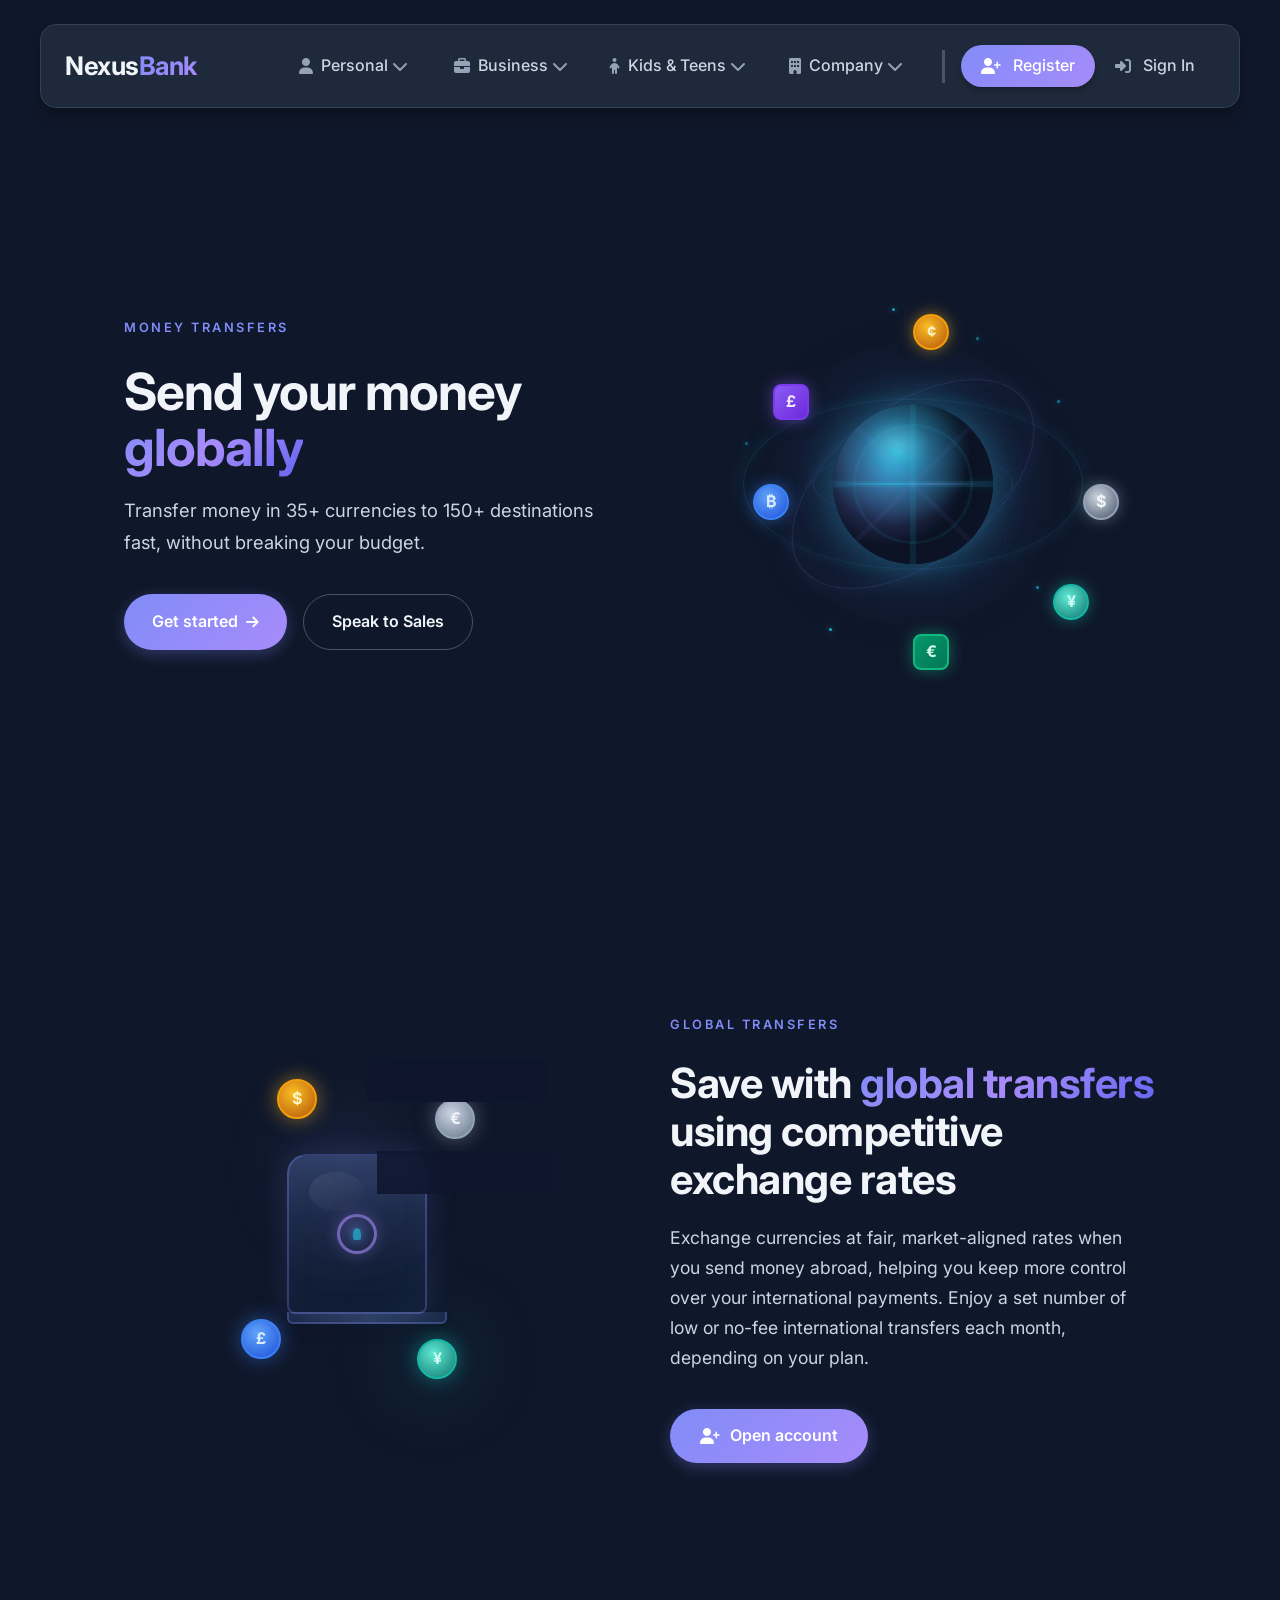
<file: NexusBank2026/business/Core-Banking/Money-transfers/index.html>
<!DOCTYPE html>
<html lang="en">
<head>
    <meta charset="UTF-8">
    <meta name="viewport" content="width=device-width, initial-scale=1.0">
    <title>NexusBank | Personal Accounts</title>
    
    <!-- Font Awesome -->
    <link rel="stylesheet" href="https://cdnjs.cloudflare.com/ajax/libs/font-awesome/6.4.0/css/all.min.css">
    
    <!-- Google Fonts -->
    <link href="https://fonts.googleapis.com/css2?family=Inter:wght@300;400;500;600;700;800&display=swap" rel="stylesheet">
    
    <style>
        /* ===== CSS VARIABLES ===== */
        :root {
            --primary: #818cf8;
            --primary-dark: #6366f1;
            --secondary: #a78bfa;
            --accent: #22d3ee;
            --bg-primary: #0f172a;
            --bg-secondary: #1e293b;
            --surface: #1e293b;
            --surface-elevated: #334155;
            --surface-hover: #475569;
            --text-primary: #f1f5f9;
            --text-secondary: #cbd5e1;
            --text-tertiary: #94a3b8;
            --border-light: #334155;
            --border-medium: #475569;
            --success: #10b981;
            --warning: #f59e0b;
            --error: #ef4444;
            --shadow-sm: 0 1px 2px 0 rgb(0 0 0 / 0.3);
            --shadow-md: 0 4px 6px -1px rgb(0 0 0 / 0.3);
            --shadow-lg: 0 10px 15px -3px rgb(0 0 0 / 0.3);
            --shadow-xl: 0 20px 25px -5px rgb(0 0 0 / 0.3);
            --shadow-2xl: 0 25px 50px -12px rgb(0 0 0 / 0.4);
            --radius-sm: 6px;
            --radius-md: 8px;
            --radius-lg: 12px;
            --radius-xl: 16px;
            --radius-2xl: 24px;
            --radius-3xl: 32px;
            --radius-full: 9999px;
            --space-xs: 4px;
            --space-sm: 8px;
            --space-md: 16px;
            --space-lg: 24px;
            --space-xl: 32px;
            --space-2xl: 48px;
            --transition-fast: 150ms cubic-bezier(0.4, 0, 0.2, 1);
            --transition-normal: 250ms cubic-bezier(0.4, 0, 0.2, 1);
            --transition-bounce: all 0.3s cubic-bezier(0.175, 0.885, 0.32, 1.275);
            --font-body: 'Inter', -apple-system, BlinkMacSystemFont, 'Segoe UI', Roboto, sans-serif;
        }

        * {
            margin: 0;
            padding: 0;
            box-sizing: border-box;
        }

        body {
            font-family: var(--font-body);
            background-color: var(--bg-primary);
            color: var(--text-primary);
            line-height: 1.6;
            padding-top: 94px;
            overflow-x: hidden;
        }

        /* Focus indicators for keyboard users */
        :focus-visible {
            outline: 2px solid var(--primary);
            outline-offset: 2px;
            border-radius: var(--radius-sm);
        }

        /* ===== FLOATING NAVIGATION ===== */
        .floating-nav {
            position: fixed;
            top: var(--space-lg);
            left: 50%;
            transform: translateX(-50%);
            width: calc(100% - 2rem);
            max-width: 1200px;
            background: var(--surface);
            backdrop-filter: blur(10px);
            border: 1px solid var(--border-light);
            border-radius: var(--radius-xl);
            padding: 0 var(--space-lg);
            z-index: 1000;
            box-shadow: var(--shadow-lg);
            display: flex;
            align-items: center;
            justify-content: space-between;
            height: 84px;
        }

        .floating-nav .container {
            display: flex;
            align-items: center;
            justify-content: space-between;
            width: 100%;
            height: 100%;
            padding: 0;
            max-width: 1200px;
            margin: 0 auto;
        }

        .nav-brand {
            font-size: 1.6rem;
            font-weight: 700;
            color: var(--text-primary);
            letter-spacing: -0.5px;
            text-decoration: none;
            flex-shrink: 0;
            line-height: 1;
        }

        .nav-brand .accent {
            background: linear-gradient(135deg, var(--primary), var(--secondary));
            -webkit-background-clip: text;
            -webkit-text-fill-color: transparent;
            background-clip: text;
        }

        .nav-row {
            display: flex;
            align-items: center;
            gap: var(--space-xs);
            margin-left: auto;
            flex-wrap: nowrap;
        }

        .nav-item {
            display: flex;
            align-items: center;
            gap: 0.5rem;
            padding: 0.6rem 1.2rem;
            font-size: 1rem;
            font-family: var(--font-body);
            border-radius: 40px;
            transition: var(--transition-bounce);
            position: relative;
            text-decoration: none;
            color: var(--text-secondary);
            font-weight: 500;
            border: none;
            background: none;
            cursor: pointer;
            white-space: nowrap;
        }

        /* Fix for Issue #1: Button styling to match links */
        button.nav-item {
            font-family: var(--font-body);
            font-size: 1rem;
            font-weight: 500;
            line-height: 1.6;
            cursor: pointer;
            -webkit-appearance: none;
            -moz-appearance: none;
            appearance: none;
        }

        button.nav-item:focus {
            outline: none;
        }

        button.nav-item:focus-visible {
            outline: 2px solid var(--primary);
            outline-offset: 2px;
            border-radius: var(--radius-full);
        }

        button.nav-item.btn-primary {
            background: linear-gradient(135deg, var(--primary), var(--secondary));
        }

        .nav-item i {
            font-size: 1rem;
            transition: transform 0.2s ease;
            color: var(--text-tertiary);
        }

        .nav-item:hover {
            background: var(--surface-hover);
            transform: scale(1.05);
            color: var(--primary);
        }

        .nav-item:active {
            transform: scale(0.97);
            transition: transform 0.05s ease;
        }

        .nav-item:hover i {
            transform: translateY(-1px);
        }

        .nav-item.btn-primary {
            background: linear-gradient(135deg, var(--primary), var(--secondary));
            color: white;
            box-shadow: var(--shadow-md);
            padding: 0.5rem 1.25rem;
        }

        .nav-item.btn-primary i {
            color: white;
        }

        .nav-item.btn-primary:hover {
            transform: translateY(-1px);
            box-shadow: var(--shadow-lg);
        }

        .nav-item.btn-primary:active {
            transform: translateY(0);
            box-shadow: var(--shadow-sm);
        }

        .nav-item.btn-ghost {
            background: transparent;
            padding: 0.5rem 1.25rem;
        }

        .nav-item.btn-ghost:hover {
            background: var(--surface-hover);
            color: var(--primary);
        }

        .nav-item.btn-ghost:active {
            transform: scale(0.97);
        }

        .nav-spacer {
            width: 3px;
            height: 33px;
            background: var(--border-medium);
            margin: 0 var(--space-md);
            flex-shrink: 0;
        }

        .mobile-menu-btn {
            display: none;
            background: none;
            border: none;
            color: var(--text-secondary);
            font-size: 1.25rem;
            cursor: pointer;
            width: 44px;
            height: 44px;
            align-items: center;
            justify-content: center;
            margin-left: var(--space-sm);
            border-radius: var(--radius-md);
            transition: background var(--transition-fast);
        }

        .mobile-menu-btn:hover {
            background: var(--surface-hover);
        }

        .mobile-menu-btn:active {
            transform: scale(0.95);
        }

        /* ===== DROPDOWN MENU STYLES ===== */
        .nav-dropdown {
            position: relative;
        }

        .dropdown-toggle {
            display: flex;
            align-items: center;
            gap: var(--space-xs);
            cursor: pointer;
            text-decoration: none;
        }

        .dropdown-arrow {
            font-size: 0.75rem;
            transition: transform var(--transition-fast);
            color: var(--text-tertiary);
        }

        .nav-dropdown:hover .dropdown-arrow {
            transform: rotate(180deg);
            color: var(--primary);
        }

        .dropdown-menu {
            position: absolute;
            top: 100%;
            left: 50%;
            transform: translateX(-50%) translateY(10px);
            background: var(--surface);
            border: 1px solid var(--border-light);
            border-radius: var(--radius-xl);
            padding: var(--space-xl);
            box-shadow: var(--shadow-2xl);
            opacity: 0;
            visibility: hidden;
            transition: all var(--transition-normal);
            z-index: 1000;
            backdrop-filter: blur(10px);
            margin-top: var(--space-sm);
        }

        .nav-dropdown:hover .dropdown-menu {
            opacity: 1;
            visibility: visible;
            transform: translateX(-50%) translateY(0);
        }

        /* Personal Menu Positioning - FIXED */
        .personal-menu {
            min-width: min(1000px, 85vw);
            max-width: 1200px;
            left: 175%;
            transform: translateX(calc(-50% + 80px)) translateY(10px);
        }

        .nav-dropdown:hover .personal-menu {
            transform: translateX(calc(-50% + 80px)) translateY(0);
        }

        /* Business Menu Positioning - FIXED */
        .business-menu {
            min-width: min(1000px, 85vw);
            max-width: 1200px;
            left: 90%;
            transform: translateX(calc(-50% + 120px)) translateY(10px);
        }

        .nav-dropdown:hover .business-menu {
            transform: translateX(calc(-50% + 120px)) translateY(0);
        }

        /* Kids Menu Positioning */
        .kids-menu {
            min-width: min(500px, 90vw);
            left: 50%;
            transform: translateX(-50%) translateY(10px);
        }

        .nav-dropdown:hover .kids-menu {
            transform: translateX(-50%) translateY(0);
        }

        /* Company Menu Positioning */
        .company-menu {
            min-width: min(700px, 85vw);
            left: 50%;
            transform: translateX(calc(-50% + 40px)) translateY(10px);
        }

        .nav-dropdown:hover .company-menu {
            transform: translateX(calc(-50% + 40px)) translateY(0);
        }

        .dropdown-grid {
            display: grid;
            grid-template-columns: repeat(6, 1fr);
            gap: var(--space-lg);
        }

        .business-menu .dropdown-grid {
            grid-template-columns: repeat(6, 1fr);
        }

        .company-menu .dropdown-grid.two-columns {
            grid-template-columns: repeat(3, 1fr);
        }

        .dropdown-col {
            min-width: 0;
        }

        .dropdown-section-header {
            display: flex;
            align-items: center;
            gap: var(--space-xs);
            color: var(--text-tertiary);
            font-size: 0.75rem;
            font-weight: 600;
            text-transform: uppercase;
            letter-spacing: 0.5px;
            margin-bottom: var(--space-md);
            padding-bottom: var(--space-xs);
            border-bottom: 1px solid var(--border-light);
            cursor: default;
            pointer-events: none;
        }

        .dropdown-link {
            display: flex;
            align-items: center;
            gap: var(--space-sm);
            padding: var(--space-sm) var(--space-md);
            color: var(--text-secondary);
            text-decoration: none;
            font-size: 0.9rem;
            border-radius: var(--radius-md);
            transition: all var(--transition-fast);
            margin-bottom: 2px;
            cursor: pointer;
        }

        .dropdown-link:hover {
            background: var(--surface-hover);
            transform: translateX(5px);
            color: var(--text-primary);
        }

        .dropdown-link:active {
            transform: scale(0.98);
            background: var(--surface-elevated);
        }

        /* Kids Menu Cards */
        .kids-grid {
            display: grid;
            grid-template-columns: repeat(3, 1fr);
            gap: var(--space-md);
        }

        .kids-card {
            background: rgba(129, 140, 248, 0.05);
            border-radius: var(--radius-lg);
            padding: var(--space-md);
            text-align: center;
            text-decoration: none;
            display: block;
            transition: all 0.3s ease;
            border: 1px solid rgba(129, 140, 248, 0.2);
            cursor: pointer;
        }

        .kids-card:hover {
            background: rgba(129, 140, 248, 0.12);
            border-color: rgba(129, 140, 248, 0.5);
            transform: translateY(-2px);
        }

        .kids-card:active {
            transform: translateY(0);
            background: rgba(129, 140, 248, 0.2);
        }

        .kids-icon {
            width: 48px;
            height: 48px;
            background: linear-gradient(135deg, var(--primary), var(--secondary));
            border-radius: var(--radius-md);
            display: flex;
            align-items: center;
            justify-content: center;
            margin: 0 auto 12px auto;
        }

        .kids-icon i {
            font-size: 1.5rem;
            color: white;
        }

        .kids-title {
            font-weight: 600;
            font-size: 0.9rem;
            color: var(--text-primary);
            margin-bottom: 4px;
        }

        .kids-desc {
            font-size: 0.75rem;
            color: var(--text-tertiary);
            line-height: 1.3;
        }

        /* Plan Links */
        .plans-col {
            background: rgba(99, 102, 241, 0.1);
            border-radius: var(--radius-lg);
            padding: var(--space-md);
        }

        .plan-link {
            display: flex;
            align-items: center;
            justify-content: space-between;
            padding: var(--space-sm) var(--space-md);
            color: var(--text-secondary);
            text-decoration: none;
            border-radius: var(--radius-md);
            transition: all var(--transition-fast);
            margin-bottom: 2px;
            cursor: pointer;
        }

        .plan-link:hover {
            background: var(--surface-hover);
            transform: translateX(5px);
            color: var(--text-primary);
        }

        .plan-link:active {
            transform: scale(0.98);
        }

        .plan-name {
            font-weight: 500;
            font-size: 0.9rem;
        }

        .plan-price {
            font-size: 0.8rem;
            color: var(--text-tertiary);
            background: var(--surface);
            padding: 2px 8px;
            border-radius: var(--radius-full);
        }

        .mt-2 { margin-top: 8px; }
        .mt-3 { margin-top: 16px; }

        /* ===== MOBILE MENU STYLES ===== */
        .mobile-nav {
            display: none;
        }
        
        .mobile-menu-panel {
            display: none;
        }
        
        .mobile-tabs-container {
            padding: var(--space-md) var(--space-md) 0 var(--space-md);
            border-bottom: 1px solid var(--border-light);
            overflow-x: auto;
            overflow-y: hidden;
            white-space: nowrap;
            -webkit-overflow-scrolling: touch;
            scrollbar-width: none;
            -ms-overflow-style: none;
            flex-shrink: 0;
        }
        
        .mobile-tabs-container::-webkit-scrollbar {
            display: none;
        }
        
        .mobile-tabs {
            display: flex;
            flex-wrap: nowrap;
            gap: var(--space-sm);
            padding-bottom: var(--space-sm);
            min-width: min-content;
        }
        
        .mobile-tab {
            display: inline-flex;
            align-items: center;
            gap: var(--space-sm);
            padding: 0.75rem 1.25rem;
            background: transparent;
            border: none;
            color: var(--text-tertiary);
            font-weight: 500;
            font-size: 1rem;
            border-radius: var(--radius-full);
            cursor: pointer;
            transition: all var(--transition-fast);
            white-space: nowrap;
            border: 1px solid transparent;
            flex-shrink: 0;
        }
        
        .mobile-tab i {
            font-size: 1.1rem;
        }
        
        .mobile-tab.active {
            background: rgba(129, 140, 248, 0.15);
            color: var(--primary);
            border-color: rgba(129, 140, 248, 0.3);
        }
        
        .mobile-content-area {
            flex: 1;
            overflow-y: auto;
            padding: var(--space-lg) var(--space-md);
            -webkit-overflow-scrolling: touch;
        }
        
        .mobile-menu-section {
            display: none;
        }
        
        .mobile-menu-section.active {
            display: block;
        }
        
        .mobile-menu-list {
            list-style: none;
            margin: 0;
            padding: 0;
        }
        
        .mobile-menu-item {
            display: flex;
            align-items: center;
            padding: var(--space-md) 0;
            color: var(--text-primary);
            text-decoration: none;
            border-bottom: 1px solid var(--border-light);
            font-size: 1rem;
            transition: all var(--transition-fast);
            cursor: pointer;
        }
        
        .mobile-menu-item.has-children {
            justify-content: space-between;
        }
        
        .mobile-menu-item.has-children .arrow {
            color: var(--text-tertiary);
            font-size: 0.8rem;
            transition: transform var(--transition-fast);
        }
        
        .mobile-menu-item.has-children.open .arrow {
            transform: rotate(180deg);
        }
        
        .mobile-submenu {
            list-style: none;
            margin: 0 0 0 var(--space-lg);
            padding: 0;
            display: none;
        }
        
        .mobile-submenu.open {
            display: block;
        }
        
        .mobile-submenu .mobile-menu-item {
            padding: var(--space-sm) 0;
            border-bottom: none;
            color: var(--text-secondary);
            font-size: 0.95rem;
        }
        
        .mobile-menu-footer {
            padding: var(--space-lg) var(--space-md);
            border-top: 1px solid var(--border-light);
            background: var(--bg-secondary);
            display: flex;
            gap: var(--space-md);
            flex-shrink: 0;
        }
        
        .mobile-btn {
            flex: 1;
            padding: var(--space-md);
            border-radius: var(--radius-full);
            font-weight: 600;
            text-align: center;
            text-decoration: none;
            transition: all var(--transition-fast);
            border: none;
            cursor: pointer;
            font-size: 1rem;
        }
        
        .mobile-btn-login {
            background: transparent;
            color: var(--text-primary);
            border: 1px solid var(--border-medium);
        }
        
        .mobile-btn-login:hover,
        .mobile-btn-login:active {
            background: var(--surface-hover);
        }
        
        .mobile-btn-signup {
            background: linear-gradient(135deg, var(--primary), var(--secondary));
            color: white;
        }
        
        .mobile-btn-signup:hover,
        .mobile-btn-signup:active {
            opacity: 0.9;
            transform: scale(0.98);
        }
        
        body.menu-open {
            overflow: hidden;
        }

        /* Loading state for buttons */
        .btn-primary.loading,
        .btn-ghost.loading {
            position: relative;
            pointer-events: none;
            opacity: 0.7;
        }

        .btn-primary.loading::after,
        .btn-ghost.loading::after {
            content: '';
            position: absolute;
            width: 16px;
            height: 16px;
            top: 50%;
            right: 12px;
            transform: translateY(-50%);
            border: 2px solid white;
            border-top-color: transparent;
            border-radius: 50%;
            animation: spin 0.6s linear infinite;
        }

        /* Screen reader only class */
        .sr-only {
            position: absolute;
            width: 1px;
            height: 1px;
            padding: 0;
            margin: -1px;
            overflow: hidden;
            clip: rect(0, 0, 0, 0);
            white-space: nowrap;
            border-width: 0;
        }

        /* Page Content */
        .page-content {
            max-width: 1200px;
            margin: 0 auto;
            padding: 60px 24px;
            text-align: center;
        }

        h1 {
            font-size: 3rem;
            margin-bottom: 16px;
            background: linear-gradient(135deg, var(--primary), var(--accent));
            -webkit-background-clip: text;
            -webkit-text-fill-color: transparent;
            font-weight: 700;
        }

        p {
            color: var(--text-secondary);
            font-size: 1.1rem;
        }

        /* Drag and Drop Styles */
        .dropdown-link[draggable="true"]:active, 
        .plan-link[draggable="true"]:active,
        .kids-card[draggable="true"]:active {
            cursor: grabbing;
        }
        
        .drag-over {
            background: rgba(129, 140, 248, 0.3);
            transform: scale(1.02);
        }
        
        .button-updated {
            animation: pulse 0.3s ease;
        }
        
        @keyframes pulse {
            0% { transform: scale(1); }
            50% { transform: scale(1.05); background: var(--primary); color: white; }
            100% { transform: scale(1); }
        }

        /* Lazy loading animation */
        .dropdown-menu {
            transition: opacity 0.3s ease, visibility 0.3s ease, transform 0.3s ease;
        }

        .dropdown-menu.loading {
            position: relative;
            min-height: 200px;
        }

        .dropdown-menu.loading::after {
            content: '';
            position: absolute;
            top: 50%;
            left: 50%;
            width: 40px;
            height: 40px;
            margin: -20px 0 0 -20px;
            border: 3px solid var(--border-light);
            border-top-color: var(--primary);
            border-radius: 50%;
            animation: spin 0.6s linear infinite;
        }

        @keyframes fadeIn {
            from { opacity: 0; transform: translateY(-10px); }
            to { opacity: 1; transform: translateY(0); }
        }

        @keyframes spin {
            to { transform: rotate(360deg); }
        }

     
/* ===== DEFAULT (FULL SIZE) - Icons + Text ===== */
.nav-item i {
    margin-right: var(--space-xs);
}

/* ===== MEDIUM SIZE - Text Only, Hide Icons ===== */
/* ===== DEFAULT (FULL SIZE) - Above 1150px: Icons + Text ===== */
/* This is the default state - no media query needed */

/* ===== MEDIUM SIZE - 901px to 1150px: Text Only, Hide Icons ===== */
@media (max-width: 1150px) and (min-width: 901px) {
    .nav-item i {
        display: none !important;
    }
    
    .nav-item span {
        display: inline-block !important;
    }
    
    .nav-item.btn-primary i {
        display: none !important;
    }
    
    .nav-item.btn-primary span {
        display: inline-block !important;
    }
    
    /* Dropdown positioning for medium screens */
    .nav-dropdown .dropdown-menu {
        min-width: 70vw;
        max-width: 85vw;
        left: auto !important;
        right: 0 !important;
        transform: translateY(10px) !important;
        max-height: 80vh;
        overflow-y: auto;
        overflow-x: hidden;
    }
    
    .nav-dropdown:hover .dropdown-menu {
        transform: translateY(0) !important;
    }
    
    .personal-menu,
    .business-menu,
    .company-menu,
    .kids-menu {
        left: auto !important;
        right: 0 !important;
        transform: translateY(10px) !important;
        min-width: 300px !important;
        max-width: 400px !important;
    }
    
    .nav-dropdown:hover .personal-menu,
    .nav-dropdown:hover .business-menu,
    .nav-dropdown:hover .company-menu,
    .nav-dropdown:hover .kids-menu {
        transform: translateY(0) !important;
    }
    
    .nav-dropdown .dropdown-grid {
        grid-template-columns: 1fr !important;
        gap: var(--space-md);
    }
    
    .business-menu .dropdown-grid {
        grid-template-columns: 1fr !important;
    }
    
    .dropdown-menu {
        overflow-x: hidden !important;
    }
    
    .dropdown-menu * {
        max-width: 100%;
    }
    
    .nav-row {
        overflow: visible !important;
    }
    
    .floating-nav {
        overflow: visible !important;
    }
}

@media (max-width: 900px) {
    /* Fix icon centering */
    .nav-item {
        display: flex !important;
        align-items: center !important;
        justify-content: center !important;
        padding: 0 !important;
        margin: 0 !important;
        aspect-ratio: 1 / 1;
    }
    
    .nav-item i {
        display: inline-block !important;
        font-size: 1.35rem !important; /* Slightly smaller than 1.5rem */
        margin: 0 !important;
        line-height: 1;
    }
    
    .nav-item span {
        display: none !important;
    }
    
    .nav-item.btn-primary {
        padding: 0 !important;
    }
    
    .nav-item.btn-primary i {
        display: inline-block !important;
        font-size: 1.35rem !important; /* Slightly smaller than 1.5rem */
        margin: 0 !important;
    }
    
    .nav-item.btn-primary span {
        display: none !important;
    }
    
    /* ===== LOGO LEFT + ICONS EDGE-TO-EDGE WITH SPACING ===== */
    .floating-nav .container {
        display: flex !important;
        align-items: center !important;
        justify-content: flex-start !important;
        width: 100% !important;
    }
    
    /* Logo stays on far left with right margin for spacing */
    .nav-brand {
        flex-shrink: 0 !important;
        margin-right: 2rem !important;
    }
    
    /* Nav menu takes remaining space and fills to right edge */
    .nav-menu {
        flex: 1 !important;
        display: flex !important;
        justify-content: flex-end !important;
    }
    
    /* Nav list spans full width with space-between */
    .nav-menu ul,
    .nav-list,
    .nav-row {
        display: flex !important;
        justify-content: space-between !important;
        width: 100% !important;
        margin: 0 !important;
        padding: 0 !important;
        gap: 0 !important;
    }
    
    /* List items */
    .nav-menu li,
    .nav-list li {
        margin: 0 !important;
        padding: 0 !important;
    }
    
    /* Override any existing nav-row margins */
    .nav-row {
        margin-left: 0 !important;
    }
}



/* ===== SMALL SIZE - 900px and below: Icons Only, Hide Text ===== */
@media (max-width: 900px) and (min-width: 769px) {
    .nav-item i {
        display: inline-block !important;
        font-size: 1.125rem;
        margin-right: 0 !important;
    }
    
    .nav-item span {
        display: none !important;
    }
    
    .nav-item.btn-primary i {
        display: inline-block !important;
        margin: 0 !important;
    }
    
    .nav-item.btn-primary span {
        display: none !important;
    }
    
    /* FIX: Make dropdowns behave exactly like medium screens - single column */
    .nav-dropdown {
        position: relative !important;
    }
    
    .nav-dropdown .dropdown-menu {
        min-width: 300px !important;
        max-width: 400px !important;
        left: 0 !important;
        right: auto !important;
        transform: translateY(10px) !important;
        max-height: 80vh;
        overflow-y: auto;
        overflow-x: hidden;
        padding: var(--space-lg) !important;
    }
    
    .nav-dropdown:hover .dropdown-menu {
        transform: translateY(0) !important;
    }
    
    .personal-menu,
    .business-menu,
    .company-menu,
    .kids-menu {
        left: 0 !important;
        right: auto !important;
        transform: translateY(10px) !important;
        min-width: 300px !important;
        max-width: 400px !important;
    }
    
    .nav-dropdown:hover .personal-menu,
    .nav-dropdown:hover .business-menu,
    .nav-dropdown:hover .company-menu,
    .nav-dropdown:hover .kids-menu {
        transform: translateY(0) !important;
    }
    
    /* SINGLE COLUMN GRID - Same as medium screens */
    .nav-dropdown .dropdown-grid {
        grid-template-columns: 1fr !important;
        gap: var(--space-md);
    }
    
    .business-menu .dropdown-grid {
        grid-template-columns: 1fr !important;
    }
    
    .company-menu .dropdown-grid.two-columns {
        grid-template-columns: 1fr !important;
    }
    
    /* Kids menu also single column */
    .kids-grid {
        grid-template-columns: 1fr !important;
    }
    
    .dropdown-menu {
        overflow-x: hidden !important;
    }
    
    .dropdown-menu * {
        max-width: 100%;
    }
    
    .nav-row {
        overflow: visible !important;
    }
    
    .floating-nav {
        overflow: visible !important;
    }
    
    /* Hide section headers that might be empty or redundant */
    .dropdown-section-header {
        font-size: 0.7rem !important;
        padding-bottom: var(--space-xs) !important;
        margin-bottom: var(--space-sm) !important;
    }
    
    /* Make dropdown links more compact */
    .dropdown-link,
    .plan-link {
        padding: var(--space-sm) var(--space-md) !important;
        font-size: 0.9rem !important;
    }
    
    /* Plans column styling */
    .plans-col {
        background: rgba(99, 102, 241, 0.1);
        border-radius: var(--radius-lg);
        padding: var(--space-md);
        margin-top: var(--space-md);
    }
    
    /* Active state for click-based dropdown toggle */
    .nav-dropdown.active .dropdown-menu {
        opacity: 1 !important;
        visibility: visible !important;
        pointer-events: auto !important;
        transform: translateY(0) !important;
    }
    
    .nav-dropdown.active .dropdown-toggle {
        background: var(--surface-hover) !important;
        color: var(--primary) !important;
    }
    
    /* Prevent hover from interfering on touch devices */
    @media (hover: none) and (pointer: coarse) {
        .nav-dropdown:hover .dropdown-menu {
            opacity: 0 !important;
            visibility: hidden !important;
            pointer-events: none !important;
        }
        
        .nav-dropdown.active .dropdown-menu,
        .nav-dropdown.active:hover .dropdown-menu {
            opacity: 1 !important;
            visibility: visible !important;
            pointer-events: auto !important;
            transform: translateY(0) !important;
        }
    }
}

/* ===== EXTRA SMALL - 800px and below: Keep Icons Only ===== */
@media (max-width: 800px) {
    .nav-dropdown .dropdown-menu {
        min-width: 260px;
        max-width: calc(100vw - 24px);
        max-height: 70vh;
        padding: var(--space-md);
    }
    
    .dropdown-link,
    .plan-link {
        padding: var(--space-xs) var(--space-sm);
    }
    
    .plan-name {
        font-size: 0.8rem;
    }
    
    .plan-price {
        font-size: 0.7rem;
    }
    
    .dropdown-section-header {
        font-size: 0.65rem;
    }
    
    .kids-grid {
        grid-template-columns: repeat(auto-fit, minmax(140px, 1fr));
    }
    
    .kids-card {
        white-space: normal;
        word-break: break-word;
    }
    
    .dropdown-menu * {
        max-width: 100%;
        box-sizing: border-box;
    }
}

/* ===== MOBILE MENU - 768px and below ===== */
@media (max-width: 768px) {
    .floating-nav {
        display: none;
    }

    .mobile-nav {
        position: fixed;
        top: 0;
        left: 0;
        right: 0;
        background: var(--surface);
        backdrop-filter: blur(10px);
        border-bottom: 1px solid var(--border-light);
        padding: var(--space-md) var(--space-lg);
        z-index: 1000;
        display: flex;
        align-items: center;
        justify-content: space-between;
        height: 70px;
        box-sizing: border-box;
    }

    .mobile-nav .nav-brand {
        font-size: 1.5rem;
        white-space: nowrap;
        overflow: hidden;
        text-overflow: ellipsis;
        max-width: 70%;
    }

    .mobile-menu-btn {
        display: flex;
        align-items: center;
        justify-content: center;
        width: 44px;
        height: 44px;
        background: transparent;
        border: none;
        color: var(--text-secondary);
        font-size: 1.5rem;
        cursor: pointer;
        border-radius: var(--radius-md);
        transition: background var(--transition-fast);
        flex-shrink: 0;
    }

    .mobile-menu-btn:hover {
        background: var(--surface-hover);
    }

    .mobile-menu-btn:active {
        transform: scale(0.95);
    }

    .mobile-menu-panel {
        position: fixed;
        top: 70px;
        left: 0;
        right: 0;
        bottom: 0;
        background: var(--bg-secondary);
        z-index: 999;
        display: none;
        flex-direction: column;
        overflow: hidden;
        border-top: 1px solid var(--border-light);
        max-width: 100vw;
        box-sizing: border-box;
    }

    .mobile-menu-panel.active {
        display: flex;
    }

    .mobile-tabs-container {
        padding: var(--space-md) var(--space-sm) 0 var(--space-sm);
        border-bottom: 1px solid var(--border-light);
        overflow-x: auto;
        overflow-y: hidden;
        white-space: nowrap;
        -webkit-overflow-scrolling: touch;
        scrollbar-width: none;
        -ms-overflow-style: none;
        flex-shrink: 0;
    }

    .mobile-tabs-container::-webkit-scrollbar {
        display: none;
    }

    .mobile-tabs {
        display: flex;
        flex-wrap: nowrap;
        gap: var(--space-xs);
        padding-bottom: var(--space-sm);
        min-width: min-content;
    }

    .mobile-tab {
        display: inline-flex;
        align-items: center;
        gap: var(--space-sm);
        padding: 0.75rem 1.25rem;
        background: transparent;
        border: none;
        color: var(--text-tertiary);
        font-weight: 500;
        font-size: 1rem;
        border-radius: var(--radius-full);
        cursor: pointer;
        transition: all var(--transition-fast);
        white-space: nowrap;
        border: 1px solid transparent;
        flex-shrink: 0;
        min-height: 44px;
    }

    .mobile-tab i {
        font-size: 1.1rem;
        pointer-events: none;
    }

    .mobile-tab.active {
        background: rgba(129, 140, 248, 0.15);
        color: var(--primary);
        border-color: rgba(129, 140, 248, 0.3);
    }

    .mobile-content-area {
        flex: 1;
        overflow-y: auto;
        overflow-x: hidden;
        padding: var(--space-lg) var(--space-md);
        -webkit-overflow-scrolling: touch;
        max-width: 100%;
        box-sizing: border-box;
        scrollbar-width: thin;
    }

    .mobile-content-area::-webkit-scrollbar {
        width: 5px;
    }

    .mobile-content-area::-webkit-scrollbar-thumb {
        background: var(--primary);
        border-radius: var(--radius-full);
    }

    .mobile-menu-section {
        display: none;
    }

    .mobile-menu-section.active {
        display: block;
    }

    .mobile-menu-list {
        max-width: 100%;
        list-style: none;
        margin: 0;
        padding: 0;
    }

    .mobile-menu-item {
        display: flex;
        align-items: center;
        min-height: 48px;
        max-width: 100%;
        padding: var(--space-sm) 0;
        color: var(--text-primary);
        text-decoration: none;
        border-bottom: 1px solid var(--border-light);
        font-size: 1rem;
        transition: all var(--transition-fast);
        cursor: pointer;
        word-wrap: break-word;
        white-space: normal;
        box-sizing: border-box;
    }

    .mobile-menu-item.has-children {
        justify-content: space-between;
    }

    .mobile-menu-item.has-children .arrow {
        color: var(--text-tertiary);
        font-size: 0.8rem;
        transition: transform var(--transition-fast);
        flex-shrink: 0;
        margin-left: var(--space-md);
    }

    .mobile-menu-item.has-children.open .arrow {
        transform: rotate(180deg);
    }

    .mobile-submenu {
        list-style: none;
        margin: 0 0 0 var(--space-lg);
        padding: 0;
        display: none;
        max-width: 100%;
        box-sizing: border-box;
    }

    .mobile-submenu.open {
        display: block;
    }

    .mobile-submenu .mobile-menu-item {
        padding: var(--space-xs) 0;
        border-bottom: none;
        color: var(--text-secondary);
        font-size: 0.95rem;
        min-height: 40px;
    }

    .mobile-menu-footer {
        padding: var(--space-lg) var(--space-md);
        padding-bottom: max(var(--space-lg), env(safe-area-inset-bottom));
        border-top: 1px solid var(--border-light);
        background: var(--bg-secondary);
        display: flex;
        gap: var(--space-md);
        flex-shrink: 0;
        box-sizing: border-box;
    }

    .mobile-btn {
        flex: 1;
        padding: var(--space-md) var(--space-sm);
        border-radius: var(--radius-full);
        font-weight: 600;
        text-align: center;
        text-decoration: none;
        transition: all var(--transition-fast);
        border: none;
        cursor: pointer;
        font-size: 1rem;
        min-height: 48px;
        display: flex;
        align-items: center;
        justify-content: center;
        white-space: nowrap;
        overflow: hidden;
        text-overflow: ellipsis;
        box-sizing: border-box;
    }

    .mobile-btn-login {
        background: transparent;
        color: var(--text-primary);
        border: 1px solid var(--border-medium);
    }

    .mobile-btn-login:hover,
    .mobile-btn-login:active {
        background: var(--surface-hover);
    }

    .mobile-btn-signup {
        background: linear-gradient(135deg, var(--primary), var(--secondary));
        color: white;
    }

    .mobile-btn-signup:hover,
    .mobile-btn-signup:active {
        opacity: 0.9;
        transform: scale(0.98);
    }

    body {
        padding-top: 70px;
        overflow-x: hidden;
    }

    body.menu-open {
        overflow: hidden;
    }

    .page-content {
        padding-top: 90px;
        padding-left: var(--space-md);
        padding-right: var(--space-md);
        overflow-x: hidden;
        box-sizing: border-box;
    }

    h1 {
        font-size: 2.5rem;
        word-wrap: break-word;
    }

    * {
        max-width: 100%;
    }
}

/* ===== VERY SMALL - 375px and below ===== */
@media (max-width: 375px) {
    .mobile-tab {
        padding: 0.5rem 0.75rem;
        font-size: 0.8rem;
        gap: 0.4rem;
    }

    .mobile-tab i {
        font-size: 0.85rem;
    }

    .mobile-menu-item {
        font-size: 0.9rem;
        min-height: 44px;
        padding: var(--space-xs) 0;
    }

    .mobile-submenu .mobile-menu-item {
        font-size: 0.85rem;
    }

    .mobile-btn {
        font-size: 0.8rem;
        padding: 10px var(--space-xs);
        min-height: 44px;
        white-space: nowrap;
        overflow: hidden;
        text-overflow: ellipsis;
    }

    .mobile-nav .nav-brand {
        font-size: 1.25rem;
        max-width: 65%;
    }

    .mobile-content-area {
        padding: var(--space-md) var(--space-sm);
    }

    .mobile-submenu {
        margin-left: var(--space-md);
    }

    .mobile-tabs-container {
        padding: var(--space-sm) var(--space-xs) 0 var(--space-xs);
    }

    .mobile-menu-footer {
        padding: var(--space-md) var(--space-sm);
        padding-bottom: max(var(--space-md), env(safe-area-inset-bottom));
        gap: var(--space-sm);
    }

    h1 {
        font-size: 2rem;
    }

    .mobile-menu-panel,
    .mobile-content-area,
    .mobile-menu-list,
    .mobile-submenu {
        max-width: 100vw;
        overflow-x: hidden;
    }

    .mobile-menu-item span,
    .mobile-menu-item {
        word-break: break-word;
    }

    .mobile-menu-btn {
        width: 40px;
        height: 40px;
        font-size: 1.3rem;
    }
}

/* ===== HOVER FALLBACK ===== */
@media (hover: hover) {
    .nav-dropdown:hover .dropdown-menu {
        opacity: 1 !important;
        visibility: visible !important;
    }

    @media (max-width: 1150px) and (min-width: 901px) {
        .nav-dropdown:hover .dropdown-menu,
        .nav-dropdown:hover .personal-menu,
        .nav-dropdown:hover .business-menu,
        .nav-dropdown:hover .company-menu,
        .nav-dropdown:hover .kids-menu {
            transform: translateY(0) !important;
        }
    }

    @media (max-width: 900px) {
        .nav-dropdown:hover .dropdown-menu,
        .nav-dropdown:hover .personal-menu,
        .nav-dropdown:hover .business-menu,
        .nav-dropdown:hover .company-menu,
        .nav-dropdown:hover .kids-menu {
            transform: translateY(0) !important;
        }
    }

    @media (min-width: 1151px) {
        .nav-dropdown:hover .personal-menu {
            transform: translateX(calc(-50% + 80px)) translateY(0) !important;
        }

        .nav-dropdown:hover .business-menu {
            transform: translateX(calc(-50% + 120px)) translateY(0) !important;
        }

        .nav-dropdown:hover .kids-menu {
            transform: translateX(-50%) translateY(0) !important;
        }

        .nav-dropdown:hover .company-menu {
            transform: translateX(calc(-50% + 40px)) translateY(0) !important;
        }
    }
}
         
/* ===== SMALL SIZE - 900px and below: Icons Only, Hide Text ===== */
@media (max-width: 900px) and (min-width: 769px) {
    /* Fix icon centering */
    .nav-item {
        display: flex !important;
        align-items: center !important;
        justify-content: center !important;
        padding: 0.6rem !important;
        aspect-ratio: 1 / 1;
    }
    
    .nav-item i {
        display: inline-block !important;
        font-size: 1.125rem;
        margin: 0 !important;
        line-height: 1;
    }
    
    .nav-item span {
        display: none !important;
    }
    
    .nav-item.btn-primary {
        padding: 0.6rem !important;
    }
    
    .nav-item.btn-primary i {
        display: inline-block !important;
        margin: 0 !important;
    }
    
    .nav-item.btn-primary span {
        display: none !important;
    }
    
    /* Keep the rest of your existing styles for this breakpoint... */
    /* (dropdown positioning, grid layouts, tooltips, etc.) */
}

/* Extra small screens - smaller tooltips */
@media (max-width: 800px) and (min-width: 769px) {
    .nav-item::after {
        font-size: 0.7rem;
        padding: 4px 8px;
        bottom: -36px;
    }
}

@media (max-width: 768px) {
    .bank-hero {
        padding: 2rem 0;
    }
    
    .trust-badges {
        flex-direction: column;
        gap: 1.5rem;
        align-items: flex-start;
        max-width: 300px;
        margin: 0 auto;
    }
    
    .features-grid-2col {
        grid-template-columns: 1fr;
    }
    
    .section-label h2 {
        font-size: 2rem;
    }
}



/* Responsive Design */
@media (max-width: 968px) {
    .joint-hero-section {
        flex-direction: column;
        text-align: center;
        gap: 40px;
        padding: 60px 24px 40px;
    }
    
    .joint-hero-content {
        max-width: 100%;
    }
    
    .joint-hero-title {
        font-size: 2.5rem;
    }
    
    .joint-hero-subtitle {
        font-size: 1.1rem;
    }
    
    .joint-trust-badges {
        justify-content: center;
        flex-wrap: wrap;
    }
    
    .joint-animation-container {
        min-height: 400px;
        max-width: 100%;
    }
    
    .animation-scene {
        height: 380px;
    }
    
    .user-card {
        width: 75px;
        height: 95px;
    }
}

@media (max-width: 480px) {
    .joint-hero-title {
        font-size: 2rem;
    }
    
    .joint-hero-subtitle {
        font-size: 1rem;
    }
    
    .joint-hero-cta {
        font-size: 1rem;
        padding: 14px 28px;
    }
    
    .joint-animation-container {
        min-height: 320px;
    }
    
    .animation-scene {
        height: 300px;
    }
    
    
    
    .user-card {
        width: 65px;
        height: 80px;
    }
    
    .user-avatar {
        width: 32px;
        height: 32px;
        font-size: 1rem;
    }
    
    
}

/* ===== MONEY TRANSFERS SECTION ===== */
.money-transfers {
    max-width: 1200px;
    margin: 0 auto;
    padding: 80px 24px;
}

.transfers-container {
    display: flex;
    align-items: center;
    gap: 60px;
    padding: 60px;
    position: relative;
}

/* Left Content */
.transfers-content {
    flex: 1;
    position: relative;
    z-index: 1;
    max-width: 500px;
}

.transfers-label {
    display: block;
    font-size: 0.8rem;
    font-weight: 600;
    letter-spacing: 2.5px;
    color: var(--primary);
    text-transform: uppercase;
    margin-bottom: 24px;
}

.transfers-title {
    font-size: 3.2rem;
    font-weight: 700;
    color: var(--text-primary);
    line-height: 1.1;
    margin-bottom: 20px;
    letter-spacing: -1px;
}

.transfers-title .gradient-text {
    background: linear-gradient(135deg, #818cf8, #a78bfa, #6366f1);
    -webkit-background-clip: text;
    -webkit-text-fill-color: transparent;
    background-clip: text;
}

.transfers-description {
    color: var(--text-secondary);
    font-size: 1.15rem;
    line-height: 1.7;
    margin-bottom: 36px;
}

.transfers-actions {
    display: flex;
    gap: 16px;
    flex-wrap: wrap;
}

.btn-get-started {
    display: inline-flex;
    align-items: center;
    gap: 8px;
    background: linear-gradient(135deg, var(--primary), var(--secondary));
    color: white;
    padding: 14px 28px;
    border-radius: var(--radius-full);
    font-weight: 600;
    font-size: 1rem;
    text-decoration: none;
    border: none;
    cursor: pointer;
    transition: all var(--transition-bounce);
    box-shadow: 0 4px 15px rgba(129, 140, 248, 0.3);
    font-family: var(--font-body);
}

.btn-get-started:hover {
    transform: translateY(-2px);
    box-shadow: 0 8px 25px rgba(129, 140, 248, 0.4);
}

.btn-get-started i {
    font-size: 0.9rem;
    transition: transform var(--transition-fast);
}

.btn-get-started:hover i {
    transform: translateX(3px);
}

.btn-speak-sales {
    display: inline-flex;
    align-items: center;
    gap: 8px;
    background: transparent;
    color: var(--text-primary);
    padding: 14px 28px;
    border-radius: var(--radius-full);
    font-weight: 600;
    font-size: 1rem;
    text-decoration: none;
    border: 1px solid var(--border-medium);
    cursor: pointer;
    transition: all var(--transition-bounce);
    font-family: var(--font-body);
}

.btn-speak-sales:hover {
    background: var(--surface-hover);
    border-color: var(--text-tertiary);
}

/* ===== FUTURISTIC BANKING VISUAL ===== */
.transfers-visual {
    flex: 1;
    display: flex;
    align-items: center;
    justify-content: center;
    position: relative;
    z-index: 1;
    min-height: 500px;
}

.globe-scene {
    position: relative;
    width: 420px;
    height: 420px;
}

/* Dark tech background grid */
.tech-grid {
    position: absolute;
    top: 50%;
    left: 50%;
    transform: translate(-50%, -50%);
    width: 380px;
    height: 380px;
    border-radius: 50%;
    background: 
        repeating-linear-gradient(0deg, transparent, transparent 28px, rgba(129, 140, 248, 0.03) 28px, rgba(129, 140, 248, 0.03) 29px),
        repeating-linear-gradient(90deg, transparent, transparent 28px, rgba(129, 140, 248, 0.03) 28px, rgba(129, 140, 248, 0.03) 29px);
    mask-image: radial-gradient(circle, black 40%, transparent 70%);
    -webkit-mask-image: radial-gradient(circle, black 40%, transparent 70%);
    opacity: 0.5;
}

/* Orbit rings */
.orbit-ring {
    position: absolute;
    top: 50%;
    left: 50%;
    border-radius: 50%;
    border: 1px solid transparent;
    transform-style: preserve-3d;
}

.orbit-outer {
    width: 340px;
    height: 340px;
    margin: -170px 0 0 -170px;
    border-color: rgba(34, 211, 238, 0.15);
    box-shadow: 
        0 0 30px rgba(34, 211, 238, 0.08),
        inset 0 0 30px rgba(34, 211, 238, 0.04);
    transform: rotateX(60deg);
    animation: orbitSpin 20s linear infinite;
}

.orbit-middle {
    width: 280px;
    height: 280px;
    margin: -140px 0 0 -140px;
    border-color: rgba(129, 140, 248, 0.2);
    box-shadow: 
        0 0 25px rgba(129, 140, 248, 0.06),
        inset 0 0 25px rgba(129, 140, 248, 0.03);
    transform: rotateX(-50deg) rotateY(30deg);
    animation: orbitSpin 15s linear infinite reverse;
}

.orbit-inner {
    width: 200px;
    height: 200px;
    margin: -100px 0 0 -100px;
    border-color: rgba(167, 139, 250, 0.12);
    box-shadow: 0 0 20px rgba(167, 139, 250, 0.04);
    transform: rotateX(70deg);
    animation: orbitSpin 12s linear infinite;
}

@keyframes orbitSpin {
    from { transform: rotateX(60deg) rotateY(0deg); }
    to { transform: rotateX(60deg) rotateY(360deg); }
}

/* 3D Globe */
.futuristic-globe {
    position: absolute;
    top: 50%;
    left: 50%;
    transform: translate(-50%, -50%);
    width: 160px;
    height: 160px;
    border-radius: 50%;
    z-index: 5;
    box-shadow: 
        0 0 40px rgba(34, 211, 238, 0.3),
        0 0 80px rgba(129, 140, 248, 0.2),
        0 0 120px rgba(34, 211, 238, 0.1),
        0 0 160px rgba(129, 140, 248, 0.05);
}

/* Globe core - neon blue/cyan gradient */
.globe-core {
    position: absolute;
    top: 0;
    left: 0;
    width: 100%;
    height: 100%;
    border-radius: 50%;
    background: 
        radial-gradient(circle at 40% 30%, rgba(34, 211, 238, 0.8) 0%, rgba(34, 211, 238, 0.3) 25%, transparent 50%),
        radial-gradient(circle at 35% 40%, rgba(129, 140, 248, 0.6) 0%, transparent 55%),
        radial-gradient(circle at 50% 50%, rgba(6, 11, 26, 0.9) 0%, rgba(15, 23, 42, 0.95) 100%),
        radial-gradient(circle at 60% 60%, rgba(16, 185, 129, 0.3) 0%, transparent 40%);
}

/* Grid lines on globe */
.globe-grid-lines {
    position: absolute;
    top: 0;
    left: 0;
    width: 100%;
    height: 100%;
    border-radius: 50%;
    background: 
        radial-gradient(circle at 50% 50%, transparent 75%, rgba(34, 211, 238, 0.1) 76%, rgba(34, 211, 238, 0.1) 78%, transparent 78%),
        radial-gradient(circle at 50% 50%, transparent 50%, rgba(34, 211, 238, 0.08) 51%, rgba(34, 211, 238, 0.08) 53%, transparent 53%),
        linear-gradient(0deg, transparent 48%, rgba(34, 211, 238, 0.1) 48%, rgba(34, 211, 238, 0.1) 52%, transparent 52%),
        linear-gradient(90deg, transparent 48%, rgba(34, 211, 238, 0.1) 48%, rgba(34, 211, 238, 0.1) 52%, transparent 52%),
        linear-gradient(45deg, transparent 49%, rgba(129, 140, 248, 0.06) 49%, rgba(129, 140, 248, 0.06) 51%, transparent 51%),
        linear-gradient(-45deg, transparent 49%, rgba(129, 140, 248, 0.06) 49%, rgba(129, 140, 248, 0.06) 51%, transparent 51%);
    mask-image: radial-gradient(circle, black 75%, transparent 78%);
    -webkit-mask-image: radial-gradient(circle, black 75%, transparent 78%);
}

/* Horizon line glow */
.globe-horizon {
    position: absolute;
    top: 50%;
    left: 0;
    width: 100%;
    height: 2px;
    background: linear-gradient(90deg, transparent, rgba(34, 211, 238, 0.4), rgba(129, 140, 248, 0.3), transparent);
    transform: translateY(-50%);
    box-shadow: 0 0 10px rgba(34, 211, 238, 0.3);
}

/* Highlight reflection */
.globe-highlight {
    position: absolute;
    top: 10%;
    left: 20%;
    width: 40%;
    height: 30%;
    border-radius: 50%;
    background: radial-gradient(ellipse at 50% 50%, rgba(255, 255, 255, 0.15) 0%, transparent 70%);
}

/* Orbiting money icons */
.orbit-item {
    position: absolute;
    top: 50%;
    left: 50%;
    z-index: 6;
}

.money-icon {
    width: 36px;
    height: 36px;
    border-radius: 50%;
    display: flex;
    align-items: center;
    justify-content: center;
    font-size: 1rem;
    font-weight: 700;
    box-shadow: 0 0 15px currentColor;
}

/* Coin styles */
.coin-gold {
    background: radial-gradient(circle at 40% 35%, #fbbf24, #b45309);
    color: #fef3c7;
    border: 2px solid #f59e0b;
    box-shadow: 0 0 15px rgba(251, 191, 36, 0.5);
}

.coin-silver {
    background: radial-gradient(circle at 40% 35%, #cbd5e1, #475569);
    color: #f1f5f9;
    border: 2px solid #94a3b8;
    box-shadow: 0 0 15px rgba(148, 163, 184, 0.5);
}

.coin-blue {
    background: radial-gradient(circle at 40% 35%, #60a5fa, #1d4ed8);
    color: #dbeafe;
    border: 2px solid #3b82f6;
    box-shadow: 0 0 15px rgba(59, 130, 246, 0.5);
}

.coin-teal {
    background: radial-gradient(circle at 40% 35%, #5eead4, #0f766e);
    color: #ccfbf1;
    border: 2px solid #14b8a6;
    box-shadow: 0 0 15px rgba(20, 184, 166, 0.5);
}

/* Banknote styles */
.banknote-green {
    background: linear-gradient(135deg, #059669, #047857);
    color: #d1fae5;
    border: 2px solid #10b981;
    border-radius: 8px;
    box-shadow: 0 0 15px rgba(16, 185, 129, 0.5);
}

.banknote-purple {
    background: linear-gradient(135deg, #8b5cf6, #6d28d9);
    color: #ede9fe;
    border: 2px solid #7c3aed;
    border-radius: 8px;
    box-shadow: 0 0 15px rgba(139, 92, 246, 0.5);
}

/* Orbit positions */
.orbit-item-1 { margin: -170px 0 0 0; animation: orbit1 8s linear infinite; }
.orbit-item-2 { margin: 0 0 0 170px; animation: orbit2 10s linear infinite; }
.orbit-item-3 { margin: 150px 0 0 0; animation: orbit3 9s linear infinite; }
.orbit-item-4 { margin: 0 0 0 -160px; animation: orbit4 11s linear infinite; }
.orbit-item-5 { margin: -100px 0 0 -140px; animation: orbit5 7s linear infinite; }
.orbit-item-6 { margin: 100px 0 0 140px; animation: orbit6 8.5s linear infinite; }

@keyframes orbit1 {
    from { transform: rotate(0deg) translateX(170px) rotate(0deg); }
    to { transform: rotate(360deg) translateX(170px) rotate(-360deg); }
}

@keyframes orbit2 {
    from { transform: rotate(90deg) translateX(170px) rotate(-90deg); }
    to { transform: rotate(450deg) translateX(170px) rotate(-450deg); }
}

@keyframes orbit3 {
    from { transform: rotate(180deg) translateX(165px) rotate(-180deg); }
    to { transform: rotate(540deg) translateX(165px) rotate(-540deg); }
}

@keyframes orbit4 {
    from { transform: rotate(270deg) translateX(160px) rotate(-270deg); }
    to { transform: rotate(630deg) translateX(160px) rotate(-630deg); }
}

@keyframes orbit5 {
    from { transform: rotate(45deg) translateX(155px) rotate(-45deg); }
    to { transform: rotate(405deg) translateX(155px) rotate(-405deg); }
}

@keyframes orbit6 {
    from { transform: rotate(225deg) translateX(150px) rotate(-225deg); }
    to { transform: rotate(585deg) translateX(150px) rotate(-585deg); }
}

/* Particles */
.particle {
    position: absolute;
    width: 3px;
    height: 3px;
    background: var(--accent);
    border-radius: 50%;
    z-index: 4;
    box-shadow: 0 0 6px var(--accent);
}

.particle-1 { top: 8%; left: 45%; opacity: 0.7; }
.particle-2 { top: 15%; left: 65%; opacity: 0.5; }
.particle-3 { top: 55%; right: 8%; opacity: 0.6; }
.particle-4 { bottom: 15%; left: 30%; opacity: 0.8; }
.particle-5 { top: 40%; left: 10%; opacity: 0.4; }
.particle-6 { bottom: 25%; right: 20%; opacity: 0.6; }
.particle-7 { top: 30%; right: 15%; opacity: 0.5; }
.particle-8 { bottom: 10%; left: 55%; opacity: 0.7; }

/* Data streams */
.data-stream {
    position: absolute;
    background: linear-gradient(to bottom, transparent, rgba(34, 211, 238, 0.15), transparent);
    opacity: 0.3;
}

.stream-1 {
    top: 5%;
    left: 48%;
    width: 1px;
    height: 40px;
    border-radius: 1px;
}

.stream-2 {
    top: 60%;
    left: 72%;
    width: 1px;
    height: 30px;
    border-radius: 1px;
    background: linear-gradient(to bottom, transparent, rgba(129, 140, 248, 0.15), transparent);
}

.stream-3 {
    top: 25%;
    left: 22%;
    width: 1px;
    height: 35px;
    border-radius: 1px;
    background: linear-gradient(to bottom, transparent, rgba(16, 185, 129, 0.15), transparent);
}

/* Responsive */
@media (max-width: 968px) {
    .transfers-container {
        flex-direction: column;
        padding: 40px 24px;
        gap: 40px;
        text-align: center;
    }
    
    .transfers-content {
        max-width: 100%;
    }
    
    .transfers-title {
        font-size: 2.4rem;
    }
    
    .transfers-actions {
        justify-content: center;
    }
    
    .transfers-visual {
        min-height: 360px;
    }
    
    .globe-scene {
        width: 300px;
        height: 300px;
    }
    
    .ring-1 { width: 260px; height: 260px; }
    .ring-2 { width: 190px; height: 190px; }
    .ring-3 { width: 120px; height: 120px; }
}

@media (max-width: 480px) {
    .money-transfers {
        padding: 60px 16px;
    }
    
    .transfers-container {
        padding: 32px 16px;
    }
    
    .transfers-title {
        font-size: 1.8rem;
    }
    
    .transfers-description {
        font-size: 1rem;
    }
    
    .transfers-actions {
        flex-direction: column;
    }
    
    .btn-get-started,
    .btn-speak-sales {
        width: 100%;
        justify-content: center;
    }
    
    .transfers-visual {
        min-height: 280px;
    }
    
    .globe-scene {
        width: 240px;
        height: 240px;
    }
    
    .ring-1 { width: 200px; height: 200px; }
    .ring-2 { width: 150px; height: 150px; }
    .ring-3 { width: 100px; height: 100px; }
    
    .currency-symbol {
        font-size: 1.5rem;
    }
}


/* ===== GLOBAL TRANSFERS SECTION ===== */
.global-transfers {
    max-width: 1200px;
    margin: 0 auto;
    padding: 80px 24px;
}

.global-container {
    display: flex;
    align-items: center;
    gap: 60px;
    padding: 60px;
    position: relative;
}

/* Left Visual */
.global-visual {
    flex: 1;
    display: flex;
    align-items: center;
    justify-content: center;
    position: relative;
    z-index: 1;
    min-height: 450px;
}

.savings-scene {
    position: relative;
    width: 360px;
    height: 400px;
}

/* Vault / Safe */
.savings-vault {
    position: absolute;
    top: 50%;
    left: 50%;
    transform: translate(-50%, -50%);
}

.vault-body {
    width: 140px;
    height: 160px;
    background: linear-gradient(180deg, #2a3a5c 0%, #1a2744 40%, #0f1a30 100%);
    border-radius: 20px 20px 8px 8px;
    position: relative;
    border: 2px solid rgba(129, 140, 248, 0.3);
    box-shadow: 
        0 0 30px rgba(129, 140, 248, 0.15),
        inset 0 0 30px rgba(129, 140, 248, 0.05);
    overflow: hidden;
}

.vault-shine {
    position: absolute;
    top: 10%;
    left: 15%;
    width: 40%;
    height: 25%;
    background: linear-gradient(135deg, rgba(255, 255, 255, 0.08), transparent);
    border-radius: 50%;
}

.vault-lock {
    position: absolute;
    top: 50%;
    left: 50%;
    transform: translate(-50%, -50%);
}

.lock-circle {
    width: 40px;
    height: 40px;
    border-radius: 50%;
    border: 3px solid rgba(167, 139, 250, 0.6);
    background: radial-gradient(circle at 40% 35%, rgba(167, 139, 250, 0.2), transparent);
    box-shadow: 0 0 15px rgba(167, 139, 250, 0.3);
}

.lock-keyhole {
    position: absolute;
    top: 50%;
    left: 50%;
    transform: translate(-50%, -50%);
    width: 8px;
    height: 12px;
    background: rgba(34, 211, 238, 0.6);
    border-radius: 50% 50% 2px 2px;
    box-shadow: 0 0 8px rgba(34, 211, 238, 0.4);
}

.vault-base {
    width: 160px;
    height: 12px;
    background: linear-gradient(90deg, #1a2744, #2a3a5c, #1a2744);
    border-radius: 0 0 6px 6px;
    margin-top: -2px;
    border: 2px solid rgba(129, 140, 248, 0.3);
    border-top: none;
    box-shadow: 0 4px 15px rgba(0, 0, 0, 0.3);
}

/* Floating coins */
.savings-coin {
    position: absolute;
    width: 40px;
    height: 40px;
    border-radius: 50%;
    display: flex;
    align-items: center;
    justify-content: center;
    font-size: 1rem;
    font-weight: 700;
    z-index: 2;
}

.coin-1 {
    top: 10%;
    left: 25%;
    background: radial-gradient(circle at 40% 35%, #fbbf24, #b45309);
    color: #fef3c7;
    border: 2px solid #f59e0b;
    box-shadow: 0 0 20px rgba(251, 191, 36, 0.5);
    animation: coinFloat1 4s ease-in-out infinite;
}

.coin-2 {
    top: 15%;
    right: 20%;
    background: radial-gradient(circle at 40% 35%, #cbd5e1, #64748b);
    color: #f1f5f9;
    border: 2px solid #94a3b8;
    box-shadow: 0 0 20px rgba(148, 163, 184, 0.5);
    animation: coinFloat2 4.5s ease-in-out infinite;
}

.coin-3 {
    bottom: 20%;
    left: 15%;
    background: radial-gradient(circle at 40% 35%, #60a5fa, #1d4ed8);
    color: #dbeafe;
    border: 2px solid #3b82f6;
    box-shadow: 0 0 20px rgba(59, 130, 246, 0.5);
    animation: coinFloat3 5s ease-in-out infinite;
}

.coin-4 {
    bottom: 15%;
    right: 25%;
    background: radial-gradient(circle at 40% 35%, #5eead4, #0f766e);
    color: #ccfbf1;
    border: 2px solid #14b8a6;
    box-shadow: 0 0 20px rgba(20, 184, 166, 0.5);
    animation: coinFloat4 4.2s ease-in-out infinite;
}

@keyframes coinFloat1 {
    0%, 100% { transform: translateY(0px) rotate(0deg); }
    50% { transform: translateY(-20px) rotate(180deg); }
}

@keyframes coinFloat2 {
    0%, 100% { transform: translateY(0px) rotate(0deg); }
    50% { transform: translateY(-25px) rotate(-180deg); }
}

@keyframes coinFloat3 {
    0%, 100% { transform: translateY(0px) rotate(0deg); }
    50% { transform: translateY(-18px) rotate(180deg); }
}

@keyframes coinFloat4 {
    0%, 100% { transform: translateY(0px) rotate(0deg); }
    50% { transform: translateY(-22px) rotate(-180deg); }
}

/* Exchange rate bars */
.rate-bar {
    position: absolute;
    display: flex;
    align-items: center;
    justify-content: space-between;
    padding: 10px 14px;
    background: rgba(15, 22, 45, 0.85);
    border: 1px solid rgba(60, 80, 140, 0.2);
    border-radius: 10px;
    backdrop-filter: blur(8px);
    min-width: 180px;
    z-index: 3;
    font-size: 0.8rem;
}

.rate-up {
    top: 5%;
    right: 0;
}

.rate-down {
    top: 28%;
    right: -10px;
}

.rate-up:last-child {
    top: auto;
    bottom: 8%;
    right: 5%;
}

.rate-currency {
    color: var(--text-secondary);
    font-weight: 500;
}

.rate-value {
    font-weight: 600;
}

.rate-positive {
    color: var(--success);
}

.rate-negative {
    color: var(--error);
}

/* Glow orbs */
.glow-orb {
    position: absolute;
    border-radius: 50%;
    filter: blur(40px);
    pointer-events: none;
}

.glow-1 {
    top: 20%;
    left: 30%;
    width: 100px;
    height: 100px;
    background: rgba(129, 140, 248, 0.12);
}

.glow-2 {
    bottom: 10%;
    right: 20%;
    width: 80px;
    height: 80px;
    background: rgba(34, 211, 238, 0.1);
}

/* Right Content */
.global-content {
    flex: 1;
    position: relative;
    z-index: 1;
    max-width: 500px;
}

.global-label {
    display: block;
    font-size: 0.8rem;
    font-weight: 600;
    letter-spacing: 2.5px;
    color: var(--primary);
    text-transform: uppercase;
    margin-bottom: 24px;
}

.global-title {
    font-size: 2.6rem;
    font-weight: 700;
    color: var(--text-primary);
    line-height: 1.15;
    margin-bottom: 20px;
    letter-spacing: -0.5px;
}

.global-title .gradient-text {
    background: linear-gradient(135deg, #818cf8, #a78bfa, #6366f1);
    -webkit-background-clip: text;
    -webkit-text-fill-color: transparent;
    background-clip: text;
}

.global-description {
    color: var(--text-secondary);
    font-size: 1.1rem;
    line-height: 1.7;
    margin-bottom: 36px;
}

.btn-open-account {
    display: inline-flex;
    align-items: center;
    gap: 10px;
    background: linear-gradient(135deg, var(--primary), var(--secondary));
    color: white;
    padding: 14px 30px;
    border-radius: var(--radius-full);
    font-weight: 600;
    font-size: 1rem;
    text-decoration: none;
    border: none;
    cursor: pointer;
    transition: all var(--transition-bounce);
    box-shadow: 0 4px 15px rgba(129, 140, 248, 0.3);
    font-family: var(--font-body);
}

.btn-open-account:hover {
    transform: translateY(-2px);
    box-shadow: 0 8px 25px rgba(129, 140, 248, 0.4);
}

.btn-open-account:active {
    transform: translateY(0);
    box-shadow: 0 2px 8px rgba(129, 140, 248, 0.2);
}

/* Responsive */
@media (max-width: 968px) {
    .global-container {
        flex-direction: column-reverse;
        padding: 40px 24px;
        gap: 40px;
        text-align: center;
    }
    
    .global-content {
        max-width: 100%;
    }
    
    .global-title {
        font-size: 2.2rem;
    }
    
    .global-visual {
        min-height: 380px;
    }
    
    .savings-scene {
        width: 300px;
        height: 340px;
    }
    
    .rate-bar {
        min-width: 150px;
        font-size: 0.7rem;
        padding: 8px 10px;
    }
    
    .rate-down {
        right: 0;
    }
}

@media (max-width: 480px) {
    .global-transfers {
        padding: 60px 16px;
    }
    
    .global-container {
        padding: 32px 16px;
    }
    
    .global-title {
        font-size: 1.8rem;
    }
    
    .global-description {
        font-size: 1rem;
    }
    
    .global-visual {
        min-height: 320px;
    }
    
    .savings-scene {
        width: 260px;
        height: 300px;
    }
    
    .vault-body {
        width: 110px;
        height: 130px;
    }
    
    .vault-base {
        width: 130px;
    }
    
    .savings-coin {
        width: 32px;
        height: 32px;
        font-size: 0.8rem;
    }
    
    .rate-bar {
        min-width: 130px;
        font-size: 0.65rem;
        padding: 6px 8px;
    }
}
</style>
</head>
<body>

   <!-- ===== DESKTOP NAVIGATION ===== -->
<nav class="floating-nav" aria-label="Desktop navigation">
    <div class="container">
        <a href="../../../index.html" class="nav-brand" aria-label="NexusBank Homepage">
            Nexus<span class="accent">Bank</span>
        </a>

        <div class="nav-row">
            <!-- Personal Dropdown -->
<div class="nav-dropdown" role="navigation" aria-label="Personal banking menu">
    <button class="nav-item dropdown-toggle" 
            type="button"
            aria-haspopup="true" 
            aria-expanded="false"
            id="personalDropdownToggle">
        <i class="fas fa-user" aria-hidden="true"></i>
        <span>Personal</span>
        <i class="fas fa-chevron-down dropdown-arrow" aria-hidden="true"></i>
    </button>
    <div class="dropdown-menu personal-menu" 
         role="menu" 
         aria-label="Personal banking options"
         aria-labelledby="personalDropdownToggle">
        <div class="dropdown-grid">
            <div class="dropdown-col">
                <div class="dropdown-section-header" role="presentation">
                    <span>Accounts</span>
                </div>
                <a href="../Bank-Account/index.html" class="dropdown-link" draggable="true" role="menuitem">
                    <span>Bank Account</span>
                </a>
                <a href="../Joint-Account/index.html" class="dropdown-link" draggable="true" role="menuitem">
                    <span>Joint Account</span>
                </a>
                <a href="../Parents-and-guardians/index.html" class="dropdown-link" draggable="true" role="menuitem">
                    <span>Parents and guardians</span>
                </a>
                
                <div class="dropdown-section-header mt-3" role="presentation">
                    <span>Payments</span>
                </div>
                <a href="../../Cards/NexusBank-Pay/index.html" class="dropdown-link" draggable="true" role="menuitem">
                    <span>NexusBank Pay</span>
                </a>
            </div>

            <div class="dropdown-col">
                <div class="dropdown-section-header" role="presentation">
                    <span>Security & Protection</span>
                </div>
                <a href="../../../security/Security-&-Protection/How-We-Protect-Your-Money/index.html" class="dropdown-link" draggable="true" role="menuitem">
                    <span>How We Protect Your Money</span>
                </a>
                
                <div class="dropdown-section-header mt-3" role="presentation">
                    <span>Help</span>
                </div>
                <a href="../../../help/Contact-Us/index.html" class="dropdown-link" draggable="true" role="menuitem">
                    <span>Contact Us</span>
                </a>
                <a href="../../../help/Help-Centre/index.html" class="dropdown-link" draggable="true" role="menuitem">
                    <span>Help Centre</span>
                </a>
                <a href="../../../help/System-Status/index.html" class="dropdown-link" draggable="true" role="menuitem">
                    <span>System Status</span>
                </a>
            </div>

            <!-- Empty column for spacing or layout consistency -->
            <div class="dropdown-col plans-col">
                <!-- Kept empty to maintain grid structure -->
            </div>
        </div>
    </div>
</div>
    <!-- Business Dropdown -->
    <div class="nav-dropdown" role="navigation" aria-label="Business banking menu">
        <button class="nav-item dropdown-toggle" 
                type="button"
                aria-haspopup="true" 
                aria-expanded="false"
                id="businessDropdownToggle">
            <i class="fas fa-briefcase" aria-hidden="true"></i>
            <span>Business</span>
            <i class="fas fa-chevron-down dropdown-arrow" aria-hidden="true"></i>
        </button>
        <div class="dropdown-menu business-menu" 
             role="menu" 
             aria-label="Business banking options"
             aria-labelledby="businessDropdownToggle">
            <div class="dropdown-grid">
                <div class="dropdown-col">
                    <div class="dropdown-section-header" role="presentation">
                        <span>Core Banking</span>
                    </div>
                    <a href="../../../business/money-transfers.html" class="dropdown-link" draggable="true" role="menuitem">
                        <span>Money Transfers</span>
                    </a>
                    <a href="../../../business/bills.html" class="dropdown-link" draggable="true" role="menuitem">
                        <span>Bills</span>
                    </a>
                    <a href="../../../business/online-payments.html" class="dropdown-link" draggable="true" role="menuitem">
                        <span>Online Payment</span>
                    </a>
                </div>

                <div class="dropdown-col">
                    <div class="dropdown-section-header" role="presentation">
                        <span>Finance</span>
                    </div>
                    <a href="../../../business/savings.html" class="dropdown-link" draggable="true" role="menuitem">
                        <span>Savings</span>
                    </a>
                    <a href="../../../business/credits.html" class="dropdown-link" draggable="true" role="menuitem">
                        <span>Credits</span>
                    </a>
                </div>

                <div class="dropdown-col"></div>
                <div class="dropdown-col"></div>
                <div class="dropdown-col"></div>
                <div class="dropdown-col"></div>
            </div>
        </div>
    </div>
            </div>

            <!-- Kids & Teens Dropdown -->
            <div class="nav-dropdown" role="navigation" aria-label="Kids and teens banking menu">
                <a href="javascript:void(0)" class="nav-item dropdown-toggle"
                   role="button"
                   aria-haspopup="true"
                   aria-expanded="false"
                   id="kidsDropdownToggle">
                    <i class="fas fa-child" aria-hidden="true"></i>
                    <span>Kids & Teens</span>
                    <i class="fas fa-chevron-down dropdown-arrow" aria-hidden="true"></i>
                </a>
                <div class="dropdown-menu kids-menu"
                     role="menu"
                     aria-label="Kids and teens banking options"
                     aria-labelledby="kidsDropdownToggle">
                    <!-- Kept as is -->
                    <div class="kids-grid">
                        <a href="../../../kids-teens/account.html" class="kids-card" draggable="true" role="menuitem">
                            <div class="kids-icon">
                                <i class="fas fa-child" aria-hidden="true"></i>
                            </div>
                            <div class="kids-title">Kids & Teens account</div>
                            <div class="kids-desc">For ages 6-17</div>
                        </a>

                        <a href="../../../kids-teens/parents.html" class="kids-card" draggable="true" role="menuitem">
                            <div class="kids-icon">
                                <i class="fas fa-users" aria-hidden="true"></i>
                            </div>
                            <div class="kids-title">Parents and guardians</div>
                            <div class="kids-desc">Manage and monitor</div>
                        </a>

                        <a href="../../../help/Help-Centre/index.html" class="kids-card" draggable="true" role="menuitem">
                            <div class="kids-icon">
                                <i class="fas fa-circle-question" aria-hidden="true"></i>
                            </div>
                            <div class="kids-title">Help Center</div>
                            <div class="kids-desc">Get support</div>
                        </a>
                    </div>
                </div>
            </div>

            <!-- Company Dropdown -->
            <div class="nav-dropdown" role="navigation" aria-label="Company information menu">
                <button class="nav-item dropdown-toggle"
                        type="button"
                        aria-haspopup="true"
                        aria-expanded="false"
                        id="companyDropdownToggle">
                    <i class="fas fa-building" aria-hidden="true"></i>
                    <span>Company</span>
                    <i class="fas fa-chevron-down dropdown-arrow" aria-hidden="true"></i>
                </button>
                <div class="dropdown-menu company-menu"
                     role="menu"
                     aria-label="Company information options"
                     aria-labelledby="companyDropdownToggle">
                    <div class="dropdown-grid two-columns">
                        <!-- Kept: About us, news media -->
                        <div class="dropdown-col">
                            <div class="dropdown-section-header" role="presentation">
                                <span>General</span>
                            </div>
                            <a href="../../../company/about.html" class="dropdown-link" draggable="true" role="menuitem">
                                <span>About Us</span>
                            </a>
                            <a href="../../../company/news.html" class="dropdown-link" draggable="true" role="menuitem">
                                <span>News & Media</span>
                            </a>
                        </div>
                        <!-- Empty columns -->
                        <div class="dropdown-col"></div>
                        <div class="dropdown-col"></div>
                    </div>
                </div>
            </div>

            <div class="nav-spacer" aria-hidden="true"></div>

            <a href="../../../login.html?tab=register" class="nav-item btn-primary" id="registerBtn">
                <i class="fas fa-user-plus" aria-hidden="true"></i>
                <span>Register</span>
            </a>
            <a href="../../../login.html" class="nav-item btn-ghost" id="signinBtn">
                <i class="fas fa-sign-in-alt" aria-hidden="true"></i>
                <span>Sign In</span>
            </a>
        </div>
    </div>
</nav>

<!-- ===== MOBILE NAVIGATION ===== -->
<nav class="mobile-nav">
    <a href="../../../index.html" class="nav-brand">
        Nexus<span class="accent">Bank</span>
    </a>
    <button class="mobile-menu-btn" id="mobileMenuBtn" aria-label="Toggle mobile menu" aria-expanded="false">
        <i class="fas fa-bars"></i>
    </button>
</nav>

<!-- Mobile Menu Panel -->
<div class="mobile-menu-panel" id="mobileMenuPanel">
    <!-- Horizontal Scrollable Tabs -->
    <div class="mobile-tabs-container">
        <div class="mobile-tabs">
            <button class="mobile-tab active" data-tab="personal">
                <i class="fas fa-user"></i> Personal
            </button>
            <button class="mobile-tab" data-tab="business">
                <i class="fas fa-briefcase"></i> Business
            </button>
            <button class="mobile-tab" data-tab="kids">
                <i class="fas fa-child"></i> Kids & Teens
            </button>
            <button class="mobile-tab" data-tab="company">
                <i class="fas fa-building"></i> Company
            </button>
        </div>
    </div>
    
    <!-- Content Area for Selected Tab -->
    <div class="mobile-content-area">
        <!-- Personal Tab Content (Active by default) -->
        <div class="mobile-menu-section active" id="tab-personal">
            <ul class="mobile-menu-list">
                <!-- Kept: Bank Account, Joint Account, Security & Protection, Help, Parents and Guardians, NexusBank Pay -->
                <li>
                    <div class="mobile-menu-item has-children" data-submenu="accounts">
                        <span>Accounts</span>
                        <i class="fas fa-chevron-down arrow"></i>
                    </div>
                    <ul class="mobile-submenu" id="submenu-accounts">
                        <li><a href="../Bank-Account/index.html" class="mobile-menu-item">Bank Account</a></li>
                        <li><a href="../Joint-Account/index.html" class="mobile-menu-item">Joint Account</a></li>
                        <li><a href="../Parents-and-guardians/index.html" class="mobile-menu-item">Parents and guardians</a></li>
                    </ul>
                </li>
                <li><a href="../../Cards/NexusBank-Pay/index.html" class="mobile-menu-item">NexusBank Pay</a></li>
                
                <li>
                    <div class="mobile-menu-item has-children" data-submenu="security">
                        <span>Security & Protection</span>
                        <i class="fas fa-chevron-down arrow"></i>
                    </div>
                    <ul class="mobile-submenu" id="submenu-security">
                        <li><a href="../../../security/Security-&-Protection/How-We-Protect-Your-Money/index.html" class="mobile-menu-item">How We Protect Your Money</a></li>
                        <li><a href="../../../security/Security-&-Protection/Report-Lost-Device/index.html" class="mobile-menu-item">Report Lost Device</a></li>
                        <li><a href="../../../security/Security-&-Protection/Learn-About-Fraud-&-Scams/index.html" class="mobile-menu-item">Learn About Fraud & Scams</a></li>
                        <li><a href="../../../security/Security-&-Protection/Consumer-Security-Insight-Report/index.html" class="mobile-menu-item">Consumer Security Insight Report</a></li>
                    </ul>
                </li>
                <li>
                    <div class="mobile-menu-item has-children" data-submenu="help">
                        <span>Help</span>
                        <i class="fas fa-chevron-down arrow"></i>
                    </div>
                    <ul class="mobile-submenu" id="submenu-help">
                        <li><a href="../../../help/Contact-Us/index.html" class="mobile-menu-item">Contact Us</a></li>
                        <li><a href="../../../help/Help-Centre/index.html" class="mobile-menu-item">Help Centre</a></li>
                        <li><a href="../../../help/System-Status/index.html" class="mobile-menu-item">System Status</a></li>
                    </ul>
                </li>
            </ul>
        </div>
        
        <!-- Business Tab Content -->
        <div class="mobile-menu-section" id="tab-business">
            <ul class="mobile-menu-list">
                <!-- Kept: Money Transfers, Bills, Savings, Online Payment, Credits -->
                <li><a href="../../../business/money-transfers.html" class="mobile-menu-item">Money Transfers</a></li>
                <li><a href="../../../business/bills.html" class="mobile-menu-item">Bills</a></li>
                <li><a href="../../../business/online-payments.html" class="mobile-menu-item">Online Payment</a></li>
                <li><a href="../../../business/savings.html" class="mobile-menu-item">Savings</a></li>
                <li><a href="../../../business/credits.html" class="mobile-menu-item">Credits</a></li>
            </ul>
        </div>
        
        <!-- Kids & Teens Tab Content (Kept as is) -->
        <div class="mobile-menu-section" id="tab-kids">
            <ul class="mobile-menu-list">
                <li><a href="../../../kids-teens/account.html" class="mobile-menu-item">Kids & Teens account</a></li>
                <li><a href="../../../kids-teens/parents.html" class="mobile-menu-item">Parents and guardians</a></li>
                <li><a href="../../../help/Help-Centre/index.html" class="mobile-menu-item">Help Center</a></li>
            </ul>
        </div>
        
        <!-- Company Tab Content -->
        <div class="mobile-menu-section" id="tab-company">
            <ul class="mobile-menu-list">
                <!-- Kept: About Us, News & Media -->
                <li><a href="../../../company/about.html" class="mobile-menu-item">About Us</a></li>
                <li><a href="../../../company/news.html" class="mobile-menu-item">News & Media</a></li>
            </ul>
        </div>
    </div>
    
    <!-- Footer Buttons -->
    <div class="mobile-menu-footer">
        <a href="../../../login.html" class="mobile-btn mobile-btn-login">Log in</a>
        <a href="../../../login.html?tab=register" class="mobile-btn mobile-btn-signup">Sign Up</a>
    </div>
</div>

<!-- Live region for screen reader announcements -->
<div aria-live="polite" class="sr-only" id="liveRegion"></div>

<!-- ===== MONEY TRANSFERS SECTION ===== -->
<section class="money-transfers">
    <div class="transfers-container">
        <!-- Left Content -->
        <div class="transfers-content">
            <span class="transfers-label">MONEY TRANSFERS</span>
            <h2 class="transfers-title">
                Send your money <span class="gradient-text">globally</span>
            </h2>
            <p class="transfers-description">
                Transfer money in 35+ currencies to 150+ destinations fast, without breaking your budget.
            </p>
            <div class="transfers-actions">
                <a href="#" class="btn-get-started">
                    Get started <i class="fas fa-arrow-right"></i>
                </a>
                <a href="#" class="btn-speak-sales">Speak to Sales</a>
            </div>
        </div>
        
                <!-- Right Visual -->
        <div class="transfers-visual">
            <div class="globe-scene">
                <!-- Dark tech background grid -->
                <div class="tech-grid"></div>
                
                <!-- Outer orbit ring with glow -->
                <div class="orbit-ring orbit-outer"></div>
                <div class="orbit-ring orbit-middle"></div>
                <div class="orbit-ring orbit-inner"></div>
                
                <!-- 3D Globe -->
                <div class="futuristic-globe">
                    <div class="globe-core"></div>
                    <div class="globe-grid-lines"></div>
                    <div class="globe-horizon"></div>
                    <div class="globe-highlight"></div>
                </div>
                
                <!-- Orbiting money icons -->
                <div class="orbit-item orbit-item-1">
                    <div class="money-icon coin-gold">¢</div>
                </div>
                <div class="orbit-item orbit-item-2">
                    <div class="money-icon coin-silver">$</div>
                </div>
                <div class="orbit-item orbit-item-3">
                    <div class="money-icon banknote-green">€</div>
                </div>
                <div class="orbit-item orbit-item-4">
                    <div class="money-icon coin-blue">₿</div>
                </div>
                <div class="orbit-item orbit-item-5">
                    <div class="money-icon banknote-purple">£</div>
                </div>
                <div class="orbit-item orbit-item-6">
                    <div class="money-icon coin-teal">¥</div>
                </div>
                
                <!-- Particle trail dots -->
                <div class="particle particle-1"></div>
                <div class="particle particle-2"></div>
                <div class="particle particle-3"></div>
                <div class="particle particle-4"></div>
                <div class="particle particle-5"></div>
                <div class="particle particle-6"></div>
                <div class="particle particle-7"></div>
                <div class="particle particle-8"></div>
                
                <!-- Data streams -->
                <div class="data-stream stream-1"></div>
                <div class="data-stream stream-2"></div>
                <div class="data-stream stream-3"></div>
            </div>
        </div>
    </div>
</section>



<!-- ===== GLOBAL TRANSFERS SECTION ===== -->
<section class="global-transfers">
    <div class="global-container">
        <!-- Left Visual -->
        <div class="global-visual">
            <div class="savings-scene">
                <!-- Piggy bank / savings container -->
                <div class="savings-vault">
                    <div class="vault-body">
                        <div class="vault-shine"></div>
                        <div class="vault-lock">
                            <div class="lock-circle"></div>
                            <div class="lock-keyhole"></div>
                        </div>
                    </div>
                    <div class="vault-base"></div>
                </div>
                
                <!-- Floating coins orbiting the vault -->
                <div class="savings-coin coin-1">$</div>
                <div class="savings-coin coin-2">€</div>
                <div class="savings-coin coin-3">£</div>
                <div class="savings-coin coin-4">¥</div>
                
                <!-- Exchange rate bars -->
                <div class="rate-bar rate-up">
                    <span class="rate-currency">EUR/USD</span>
                    <span class="rate-value rate-positive">▲ 1.0821</span>
                </div>
                <div class="rate-bar rate-down">
                    <span class="rate-currency">GBP/USD</span>
                    <span class="rate-value rate-positive">▲ 1.2645</span>
                </div>
                <div class="rate-bar rate-up">
                    <span class="rate-currency">USD/JPY</span>
                    <span class="rate-value rate-negative">▼ 149.32</span>
                </div>
                
                <!-- Glow effects -->
                <div class="glow-orb glow-1"></div>
                <div class="glow-orb glow-2"></div>
            </div>
        </div>
        
        <!-- Right Content -->
        <div class="global-content">
            <span class="global-label">GLOBAL TRANSFERS</span>
            <h2 class="global-title">
                Save with <span class="gradient-text">global transfers</span> using competitive exchange rates
            </h2>
            <p class="global-description">
                Exchange currencies at fair, market-aligned rates when you send money abroad, helping you keep more control over your international payments. Enjoy a set number of low or no-fee international transfers each month, depending on your plan.
            </p>
            <a href="#" class="btn-open-account">
                <i class="fas fa-user-plus"></i> Open account
            </a>
        </div>
    </div>
</section>

  <script>

    document.addEventListener('DOMContentLoaded', function() {
        
        // ============================================================
        // HELPER FUNCTION FOR SCREEN READER ANNOUNCEMENTS
        // ============================================================
        
        function announceToScreenReader(message) {
            const liveRegion = document.getElementById('liveRegion');
            if (liveRegion) {
                liveRegion.textContent = message;
                setTimeout(() => {
                    liveRegion.textContent = '';
                }, 3000);
            }
        }
        
        // ============================================================
        // FIX: Click/Touch Dropdown Toggle for Icons-Only Mode (769px - 900px)
        // ============================================================
        
        function setupIconModeDropdowns() {
            const dropdownToggles = document.querySelectorAll('.nav-dropdown .dropdown-toggle');
            
            dropdownToggles.forEach(toggle => {
                toggle.addEventListener('click', function(e) {
                    // Check if we're in icons-only mode (≤900px but >768px since mobile menu handles ≤768px)
                    const screenWidth = window.innerWidth;
                    
                    if (screenWidth <= 900 && screenWidth > 768) {
                        e.preventDefault();
                        e.stopPropagation();
                        
                        const dropdown = this.closest('.nav-dropdown');
                        
                        // Close any other open dropdowns
                        document.querySelectorAll('.nav-dropdown').forEach(otherDropdown => {
                            if (otherDropdown !== dropdown && otherDropdown.classList.contains('active')) {
                                otherDropdown.classList.remove('active');
                                const otherToggle = otherDropdown.querySelector('.dropdown-toggle');
                                if (otherToggle) {
                                    otherToggle.setAttribute('aria-expanded', 'false');
                                }
                            }
                        });
                        
                        // Toggle current dropdown
                        const isActive = !dropdown.classList.contains('active');
                        
                        if (isActive) {
                            dropdown.classList.add('active');
                            this.setAttribute('aria-expanded', 'true');
                            
                            // Force show the dropdown
                            const menu = dropdown.querySelector('.dropdown-menu');
                            if (menu) {
                                menu.style.opacity = '1';
                                menu.style.visibility = 'visible';
                                menu.style.pointerEvents = 'auto';
                                menu.style.transform = 'translateY(0)';
                            }
                            
                            const menuName = this.querySelector('span')?.textContent || 'Menu';
                            announceToScreenReader(menuName + ' menu opened');
                        } else {
                            dropdown.classList.remove('active');
                            this.setAttribute('aria-expanded', 'false');
                            
                            // Force hide the dropdown
                            const menu = dropdown.querySelector('.dropdown-menu');
                            if (menu) {
                                menu.style.opacity = '0';
                                menu.style.visibility = 'hidden';
                                menu.style.pointerEvents = 'none';
                                menu.style.transform = 'translateY(10px)';
                            }
                            
                            const menuName = this.querySelector('span')?.textContent || 'Menu';
                            announceToScreenReader(menuName + ' menu closed');
                        }
                    }
                });
            });
        }
        
        // Close dropdowns when clicking outside (icons-only mode)
        document.addEventListener('click', function(e) {
            const screenWidth = window.innerWidth;
            
            if (screenWidth <= 900 && screenWidth > 768) {
                if (!e.target.closest('.nav-dropdown')) {
                    document.querySelectorAll('.nav-dropdown.active').forEach(dropdown => {
                        dropdown.classList.remove('active');
                        const toggle = dropdown.querySelector('.dropdown-toggle');
                        if (toggle) {
                            toggle.setAttribute('aria-expanded', 'false');
                        }
                        const menu = dropdown.querySelector('.dropdown-menu');
                        if (menu) {
                            menu.style.opacity = '0';
                            menu.style.visibility = 'hidden';
                            menu.style.pointerEvents = 'none';
                            menu.style.transform = 'translateY(10px)';
                        }
                    });
                }
            }
        });
        
        // Close dropdowns on escape key
        document.addEventListener('keydown', function(e) {
            if (e.key === 'Escape') {
                const screenWidth = window.innerWidth;
                
                if (screenWidth <= 900 && screenWidth > 768) {
                    document.querySelectorAll('.nav-dropdown.active').forEach(dropdown => {
                        dropdown.classList.remove('active');
                        const toggle = dropdown.querySelector('.dropdown-toggle');
                        if (toggle) {
                            toggle.setAttribute('aria-expanded', 'false');
                            toggle.focus();
                        }
                        const menu = dropdown.querySelector('.dropdown-menu');
                        if (menu) {
                            menu.style.opacity = '0';
                            menu.style.visibility = 'hidden';
                            menu.style.pointerEvents = 'none';
                            menu.style.transform = 'translateY(10px)';
                        }
                    });
                }
            }
        });
        
        // Handle window resize
        window.addEventListener('resize', function() {
            const screenWidth = window.innerWidth;
            
            if (screenWidth > 900 || screenWidth <= 768) {
                // Reset all dropdowns when leaving icons-only mode
                document.querySelectorAll('.nav-dropdown.active').forEach(dropdown => {
                    dropdown.classList.remove('active');
                    const toggle = dropdown.querySelector('.dropdown-toggle');
                    if (toggle) {
                        toggle.setAttribute('aria-expanded', 'false');
                    }
                    const menu = dropdown.querySelector('.dropdown-menu');
                    if (menu) {
                        menu.style.opacity = '';
                        menu.style.visibility = '';
                        menu.style.pointerEvents = '';
                        menu.style.transform = '';
                    }
                });
            }
        });
        
        // Initialize icons-only mode dropdowns
        setupIconModeDropdowns();
        
        // ============================================================
        // KEYBOARD NAVIGATION (Does NOT interfere with mouse hover)
        // ============================================================
        
        const dropdowns = document.querySelectorAll('.nav-dropdown');
        let activeKeyboardDropdown = null; // Track which dropdown is opened by keyboard
        
        dropdowns.forEach(dropdown => {
            const toggle = dropdown.querySelector('.dropdown-toggle');
            const menu = dropdown.querySelector('.dropdown-menu');
            const menuItems = menu ? menu.querySelectorAll('.dropdown-link, .plan-link, .kids-card') : [];
            
            if (!toggle || !menu) return;
            
            // Set ARIA attributes
            toggle.setAttribute('aria-haspopup', 'true');
            toggle.setAttribute('aria-expanded', 'false');
            
            // Keyboard handling for toggle
            toggle.addEventListener('keydown', function(e) {
                const isExpanded = toggle.getAttribute('aria-expanded') === 'true';
                
                switch(e.key) {
                    case 'Enter':
                    case ' ':
                        e.preventDefault();
                        if (isExpanded) {
                            // Close dropdown
                            menu.style.opacity = '0';
                            menu.style.visibility = 'hidden';
                            toggle.setAttribute('aria-expanded', 'false');
                            activeKeyboardDropdown = null;
                            announceToScreenReader('Menu closed');
                        } else {
                            // Close any other keyboard-opened dropdown first
                            if (activeKeyboardDropdown && activeKeyboardDropdown !== dropdown) {
                                const otherMenu = activeKeyboardDropdown.querySelector('.dropdown-menu');
                                const otherToggle = activeKeyboardDropdown.querySelector('.dropdown-toggle');
                                if (otherMenu && otherToggle) {
                                    otherMenu.style.opacity = '0';
                                    otherMenu.style.visibility = 'hidden';
                                    otherToggle.setAttribute('aria-expanded', 'false');
                                }
                            }
                            // Open dropdown
                            menu.style.opacity = '1';
                            menu.style.visibility = 'visible';
                            toggle.setAttribute('aria-expanded', 'true');
                            activeKeyboardDropdown = dropdown;
                            announceToScreenReader(toggle.querySelector('span')?.innerText + ' menu opened');
                        }
                        break;
                    case 'Escape':
                        if (isExpanded) {
                            e.preventDefault();
                            menu.style.opacity = '0';
                            menu.style.visibility = 'hidden';
                            toggle.setAttribute('aria-expanded', 'false');
                            activeKeyboardDropdown = null;
                            toggle.focus();
                            announceToScreenReader('Menu closed');
                        }
                        break;
                    case 'ArrowDown':
                        e.preventDefault();
                        if (!isExpanded) {
                            // Close any other keyboard-opened dropdown first
                            if (activeKeyboardDropdown && activeKeyboardDropdown !== dropdown) {
                                const otherMenu = activeKeyboardDropdown.querySelector('.dropdown-menu');
                                const otherToggle = activeKeyboardDropdown.querySelector('.dropdown-toggle');
                                if (otherMenu && otherToggle) {
                                    otherMenu.style.opacity = '0';
                                    otherMenu.style.visibility = 'hidden';
                                    otherToggle.setAttribute('aria-expanded', 'false');
                                }
                            }
                            menu.style.opacity = '1';
                            menu.style.visibility = 'visible';
                            toggle.setAttribute('aria-expanded', 'true');
                            activeKeyboardDropdown = dropdown;
                            announceToScreenReader(toggle.querySelector('span')?.innerText + ' menu opened');
                        }
                        if (menuItems.length > 0) {
                            menuItems[0].focus();
                        }
                        break;
                    case 'ArrowUp':
                        e.preventDefault();
                        if (!isExpanded) {
                            // Close any other keyboard-opened dropdown first
                            if (activeKeyboardDropdown && activeKeyboardDropdown !== dropdown) {
                                const otherMenu = activeKeyboardDropdown.querySelector('.dropdown-menu');
                                const otherToggle = activeKeyboardDropdown.querySelector('.dropdown-toggle');
                                if (otherMenu && otherToggle) {
                                    otherMenu.style.opacity = '0';
                                    otherMenu.style.visibility = 'hidden';
                                    otherToggle.setAttribute('aria-expanded', 'false');
                                }
                            }
                            menu.style.opacity = '1';
                            menu.style.visibility = 'visible';
                            toggle.setAttribute('aria-expanded', 'true');
                            activeKeyboardDropdown = dropdown;
                            announceToScreenReader(toggle.querySelector('span')?.innerText + ' menu opened');
                        }
                        if (menuItems.length > 0) {
                            menuItems[menuItems.length - 1].focus();
                        }
                        break;
                }
            });
            
            // Keyboard handling for menu items
            menuItems.forEach((item, index) => {
                item.setAttribute('role', 'menuitem');
                item.setAttribute('tabindex', '0');
                
                item.addEventListener('keydown', function(e) {
                    switch(e.key) {
                        case 'Escape':
                            e.preventDefault();
                            menu.style.opacity = '0';
                            menu.style.visibility = 'hidden';
                            toggle.setAttribute('aria-expanded', 'false');
                            activeKeyboardDropdown = null;
                            toggle.focus();
                            announceToScreenReader('Menu closed');
                            break;
                        case 'ArrowDown':
                            e.preventDefault();
                            const nextItem = menuItems[index + 1];
                            if (nextItem) {
                                nextItem.focus();
                            } else {
                                menuItems[0].focus();
                            }
                            break;
                        case 'ArrowUp':
                            e.preventDefault();
                            const prevItem = menuItems[index - 1];
                            if (prevItem) {
                                prevItem.focus();
                            } else {
                                menuItems[menuItems.length - 1].focus();
                            }
                            break;
                        case 'Home':
                            e.preventDefault();
                            menuItems[0].focus();
                            break;
                        case 'End':
                            e.preventDefault();
                            menuItems[menuItems.length - 1].focus();
                            break;
                        case 'Tab':
                            if (!e.shiftKey) {
                                if (index === menuItems.length - 1) {
                                    setTimeout(() => {
                                        menu.style.opacity = '0';
                                        menu.style.visibility = 'hidden';
                                        toggle.setAttribute('aria-expanded', 'false');
                                        activeKeyboardDropdown = null;
                                    }, 10);
                                }
                            } else {
                                if (index === 0) {
                                    setTimeout(() => {
                                        menu.style.opacity = '0';
                                        menu.style.visibility = 'hidden';
                                        toggle.setAttribute('aria-expanded', 'false');
                                        activeKeyboardDropdown = null;
                                    }, 10);
                                }
                            }
                            break;
                    }
                });
                
                item.addEventListener('focus', function() {
                    if (activeKeyboardDropdown === dropdown) {
                        menu.style.opacity = '1';
                        menu.style.visibility = 'visible';
                        toggle.setAttribute('aria-expanded', 'true');
                    }
                });
            });
            
            // FIX: Prevent hover/keyboard conflict
            dropdown.addEventListener('mouseenter', function() {
                if (activeKeyboardDropdown === dropdown) {
                    menu.style.opacity = '';
                    menu.style.visibility = '';
                }
            });
            
            dropdown.addEventListener('mouseleave', function() {
                if (activeKeyboardDropdown === dropdown) {
                    setTimeout(() => {
                        if (activeKeyboardDropdown === dropdown && !dropdown.matches(':hover')) {
                            menu.style.opacity = '1';
                            menu.style.visibility = 'visible';
                            toggle.setAttribute('aria-expanded', 'true');
                        }
                    }, 100);
                }
            });
        });
        
        // ============================================================
        // BUG #6 FIXED: Register & Sign In buttons REJECT ALL DROPS
        // ============================================================
        
        const registerBtn = document.getElementById('registerBtn');
        const signinBtn = document.getElementById('signinBtn');
        
        function makeButtonRejectDrops(button) {
            if (!button) return;
            
            button.addEventListener('dragover', function(e) {
                e.preventDefault();
                e.dataTransfer.dropEffect = 'none';
                this.style.opacity = '0.6';
                this.style.cursor = 'not-allowed';
            });
            
            button.addEventListener('dragleave', function(e) {
                this.style.opacity = '';
                this.style.cursor = '';
            });
            
            button.addEventListener('drop', function(e) {
                e.preventDefault();
                e.stopPropagation();
                this.style.opacity = '';
                this.style.cursor = '';
            });
        }
        
        makeButtonRejectDrops(registerBtn);
        makeButtonRejectDrops(signinBtn);
        
        // ============================================================
        // BUG #7 FIXED: Detect mobile and disable drag & drop
        // ============================================================
        
        function isTouchDevice() {
            return 'ontouchstart' in window || navigator.maxTouchPoints > 0;
        }
        
        function isMobileDevice() {
            return /Android|webOS|iPhone|iPad|iPod|BlackBerry|IEMobile|Opera Mini/i.test(navigator.userAgent);
        }
        
        const isMobile = isTouchDevice() || isMobileDevice();
        
        if (!isMobile) {
            const draggableItems = document.querySelectorAll('.dropdown-link[draggable="true"], .plan-link[draggable="true"], .kids-card[draggable="true"]');
            
            draggableItems.forEach(item => {
                item.setAttribute('draggable', 'true');
                
                item.addEventListener('dragstart', function(e) {
                    const textSpan = this.querySelector('span:not(.plan-price)');
                    let dragText = textSpan ? textSpan.innerText.trim() : this.innerText.trim();
                    
                    e.dataTransfer.setData('text/plain', dragText);
                    e.dataTransfer.effectAllowed = 'copy';
                    this.style.opacity = '0.5';
                });
                
                item.addEventListener('dragend', function(e) {
                    this.style.opacity = '';
                });
            });
        } else {
            const draggableItems = document.querySelectorAll('.dropdown-link[draggable="true"], .plan-link[draggable="true"], .kids-card[draggable="true"]');
            draggableItems.forEach(item => {
                item.setAttribute('draggable', 'false');
                item.style.cursor = 'pointer';
            });
        }
        
        // ============================================================
        // MOBILE MENU FUNCTIONALITY (UPDATED FOR ALL DROPDOWNS)
        // ============================================================
        
        const mobileMenuBtn = document.getElementById('mobileMenuBtn');
        const mobileMenuPanel = document.getElementById('mobileMenuPanel');
        const mobileTabs = document.querySelectorAll('.mobile-tab');
        const mobileSections = document.querySelectorAll('.mobile-menu-section');
        
        // Helper to close all submenus
        function closeAllMobileSubmenus() {
            document.querySelectorAll('.mobile-submenu').forEach(sub => {
                sub.classList.remove('open');
            });
            document.querySelectorAll('.has-children').forEach(item => {
                item.classList.remove('open');
            });
        }
        
        // Toggle mobile menu
        if (mobileMenuBtn && mobileMenuPanel) {
            mobileMenuBtn.addEventListener('click', function(e) {
                e.stopPropagation();
                const isOpen = mobileMenuPanel.classList.toggle('active');
                document.body.classList.toggle('menu-open', isOpen);
                
                const icon = this.querySelector('i');
                if (isOpen) {
                    icon.classList.remove('fa-bars');
                    icon.classList.add('fa-times');
                    this.setAttribute('aria-expanded', 'true');
                    
                    // Activate Personal tab by default
                    activateMobileTab('personal');
                    
                    // Close any open submenus
                    closeAllMobileSubmenus();
                    
                    announceToScreenReader('Mobile menu opened');
                } else {
                    icon.classList.remove('fa-times');
                    icon.classList.add('fa-bars');
                    this.setAttribute('aria-expanded', 'false');
                    announceToScreenReader('Mobile menu closed');
                }
            });
        }
        
        // Tab switching
        function activateMobileTab(tabId) {
            mobileTabs.forEach(tab => {
                const isActive = tab.getAttribute('data-tab') === tabId;
                tab.classList.toggle('active', isActive);
            });
            
            mobileSections.forEach(section => {
                const isActive = section.id === `tab-${tabId}`;
                section.classList.toggle('active', isActive);
            });
            
            // Scroll active tab into view
            const activeTab = document.querySelector(`.mobile-tab[data-tab="${tabId}"]`);
            if (activeTab) {
                setTimeout(() => {
                    activeTab.scrollIntoView({ behavior: 'smooth', block: 'nearest', inline: 'center' });
                }, 50);
            }
        }
        
        mobileTabs.forEach(tab => {
            tab.addEventListener('click', function() {
                const tabId = this.getAttribute('data-tab');
                activateMobileTab(tabId);
                
                // Close any open submenus when switching tabs
                closeAllMobileSubmenus();
                
                announceToScreenReader(`${this.textContent.trim()} tab selected`);
            });
        });
        
        // Handle ALL dropdown toggles (Accounts, Smart Spending, Security, etc.)
        document.querySelectorAll('.has-children').forEach(item => {
            item.addEventListener('click', function(e) {
                e.stopPropagation();
                const submenuId = this.getAttribute('data-submenu');
                const submenu = document.getElementById(`submenu-${submenuId}`);
                
                if (submenu) {
                    const isOpen = submenu.classList.toggle('open');
                    this.classList.toggle('open', isOpen);
                    
                    // Get the menu name from the span
                    const menuName = this.querySelector('span')?.textContent || 'Submenu';
                    announceToScreenReader(isOpen ? `${menuName} expanded` : `${menuName} collapsed`);
                }
            });
        });
        
        // Close menu when clicking on links (but not on dropdown toggles)
        document.querySelectorAll('.mobile-menu-item[href], .mobile-btn').forEach(link => {
            link.addEventListener('click', function(e) {
                // Don't close if it's the parent dropdown toggle
                if (this.classList.contains('has-children')) return;
                
                if (mobileMenuPanel) {
                    mobileMenuPanel.classList.remove('active');
                    document.body.classList.remove('menu-open');
                    const icon = mobileMenuBtn?.querySelector('i');
                    if (icon) {
                        icon.classList.remove('fa-times');
                        icon.classList.add('fa-bars');
                    }
                    if (mobileMenuBtn) {
                        mobileMenuBtn.setAttribute('aria-expanded', 'false');
                    }
                }
            });
        });
        
        // Close menu when clicking outside
        document.addEventListener('click', function(e) {
            if (mobileMenuPanel && mobileMenuPanel.classList.contains('active')) {
                if (!mobileMenuPanel.contains(e.target) && !mobileMenuBtn?.contains(e.target)) {
                    mobileMenuPanel.classList.remove('active');
                    document.body.classList.remove('menu-open');
                    const icon = mobileMenuBtn?.querySelector('i');
                    if (icon) {
                        icon.classList.remove('fa-times');
                        icon.classList.add('fa-bars');
                    }
                    mobileMenuBtn?.setAttribute('aria-expanded', 'false');
                }
            }
        });
        
        // ============================================================
        // FIX #5: Close mobile menu on browser back/forward navigation
        // ============================================================
        
        // Handle page show event (fires when page is loaded/restored from bfcache)
        window.addEventListener('pageshow', function() {
            if (mobileMenuPanel && mobileMenuPanel.classList.contains('active')) {
                mobileMenuPanel.classList.remove('active');
                document.body.classList.remove('menu-open');
                
                const icon = mobileMenuBtn?.querySelector('i');
                if (icon) {
                    icon.classList.remove('fa-times');
                    icon.classList.add('fa-bars');
                }
                
                if (mobileMenuBtn) {
                    mobileMenuBtn.setAttribute('aria-expanded', 'false');
                }
                
                announceToScreenReader('Mobile menu closed');
            }
        });
        
        // Handle popstate event (fires when active history entry changes)
        window.addEventListener('popstate', function() {
            if (mobileMenuPanel && mobileMenuPanel.classList.contains('active')) {
                mobileMenuPanel.classList.remove('active');
                document.body.classList.remove('menu-open');
                
                const icon = mobileMenuBtn?.querySelector('i');
                if (icon) {
                    icon.classList.remove('fa-times');
                    icon.classList.add('fa-bars');
                }
                
                if (mobileMenuBtn) {
                    mobileMenuBtn.setAttribute('aria-expanded', 'false');
                }
            }
        });
        
        // Also close menu when page becomes hidden (user switches tabs)
        document.addEventListener('visibilitychange', function() {
            if (document.hidden && mobileMenuPanel && mobileMenuPanel.classList.contains('active')) {
                mobileMenuPanel.classList.remove('active');
                document.body.classList.remove('menu-open');
                
                const icon = mobileMenuBtn?.querySelector('i');
                if (icon) {
                    icon.classList.remove('fa-times');
                    icon.classList.add('fa-bars');
                }
                
                if (mobileMenuBtn) {
                    mobileMenuBtn.setAttribute('aria-expanded', 'false');
                }
            }
        });
        
        // Close on Escape key
        document.addEventListener('keydown', function(e) {
            if (e.key === 'Escape' && mobileMenuPanel?.classList.contains('active')) {
                mobileMenuPanel.classList.remove('active');
                document.body.classList.remove('menu-open');
                const icon = mobileMenuBtn?.querySelector('i');
                if (icon) {
                    icon.classList.remove('fa-times');
                    icon.classList.add('fa-bars');
                }
                mobileMenuBtn?.setAttribute('aria-expanded', 'false');
            }
        });
        
        // ============================================================
        // BUG #12 FIXED: Lazy Loading for Dropdown Content
        // ============================================================
        
        const loadedDropdowns = new Set();
        
        function lazyLoadDropdown(dropdown) {
            const menuId = dropdown.getAttribute('data-menu-id');
            if (!menuId || loadedDropdowns.has(menuId)) return;
            
            const menu = dropdown.querySelector('.dropdown-menu');
            if (menu && menu.hasAttribute('data-lazy')) {
                loadedDropdowns.add(menuId);
                menu.removeAttribute('data-lazy');
            }
        }
        
        document.querySelectorAll('.nav-dropdown').forEach((dropdown, idx) => {
            const menuId = `dropdown_${idx}`;
            dropdown.setAttribute('data-menu-id', menuId);
            
            const menu = dropdown.querySelector('.dropdown-menu');
            if (menu) {
                menu.setAttribute('data-lazy', 'true');
            }
            
            dropdown.addEventListener('mouseenter', () => lazyLoadDropdown(dropdown));
            dropdown.addEventListener('click', () => lazyLoadDropdown(dropdown));
        });
        
        // ============================================================
        // Refresh functionality
        // ============================================================
        
        const refreshLinks = document.querySelectorAll('.refresh-page');
        refreshLinks.forEach(link => {
            link.addEventListener('click', function(e) {
                e.preventDefault();
                const url = this.getAttribute('data-url');
                if (url) {
                    sessionStorage.setItem('redirectAfterRefresh', url);
                    window.location.reload();
                }
            });
        });
        
        const redirectUrl = sessionStorage.getItem('redirectAfterRefresh');
        if (redirectUrl) {
            sessionStorage.removeItem('redirectAfterRefresh');
            window.location.href = redirectUrl;
        }
        
        console.log('✅ All bugs fixed! Icons-only mode dropdowns now work with clicks!');
    });
</script>

</body>
</html>
</file>
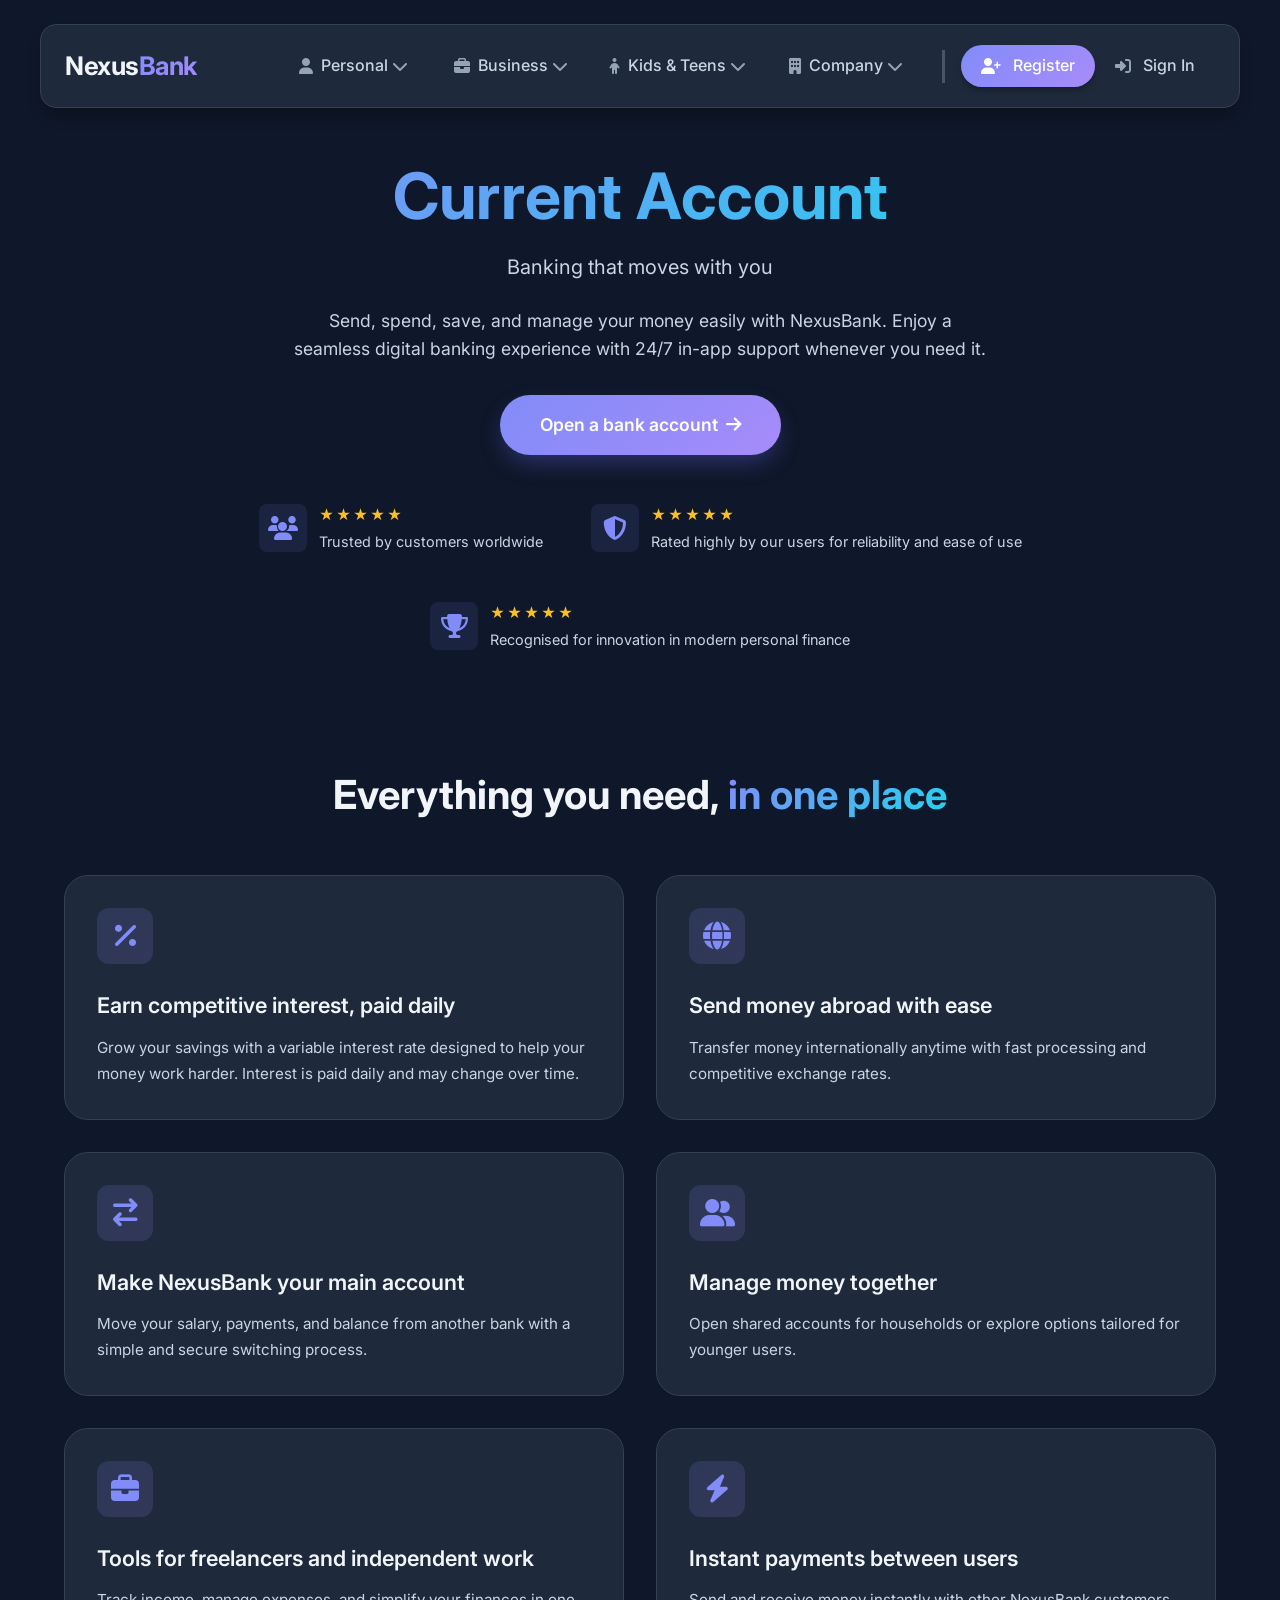
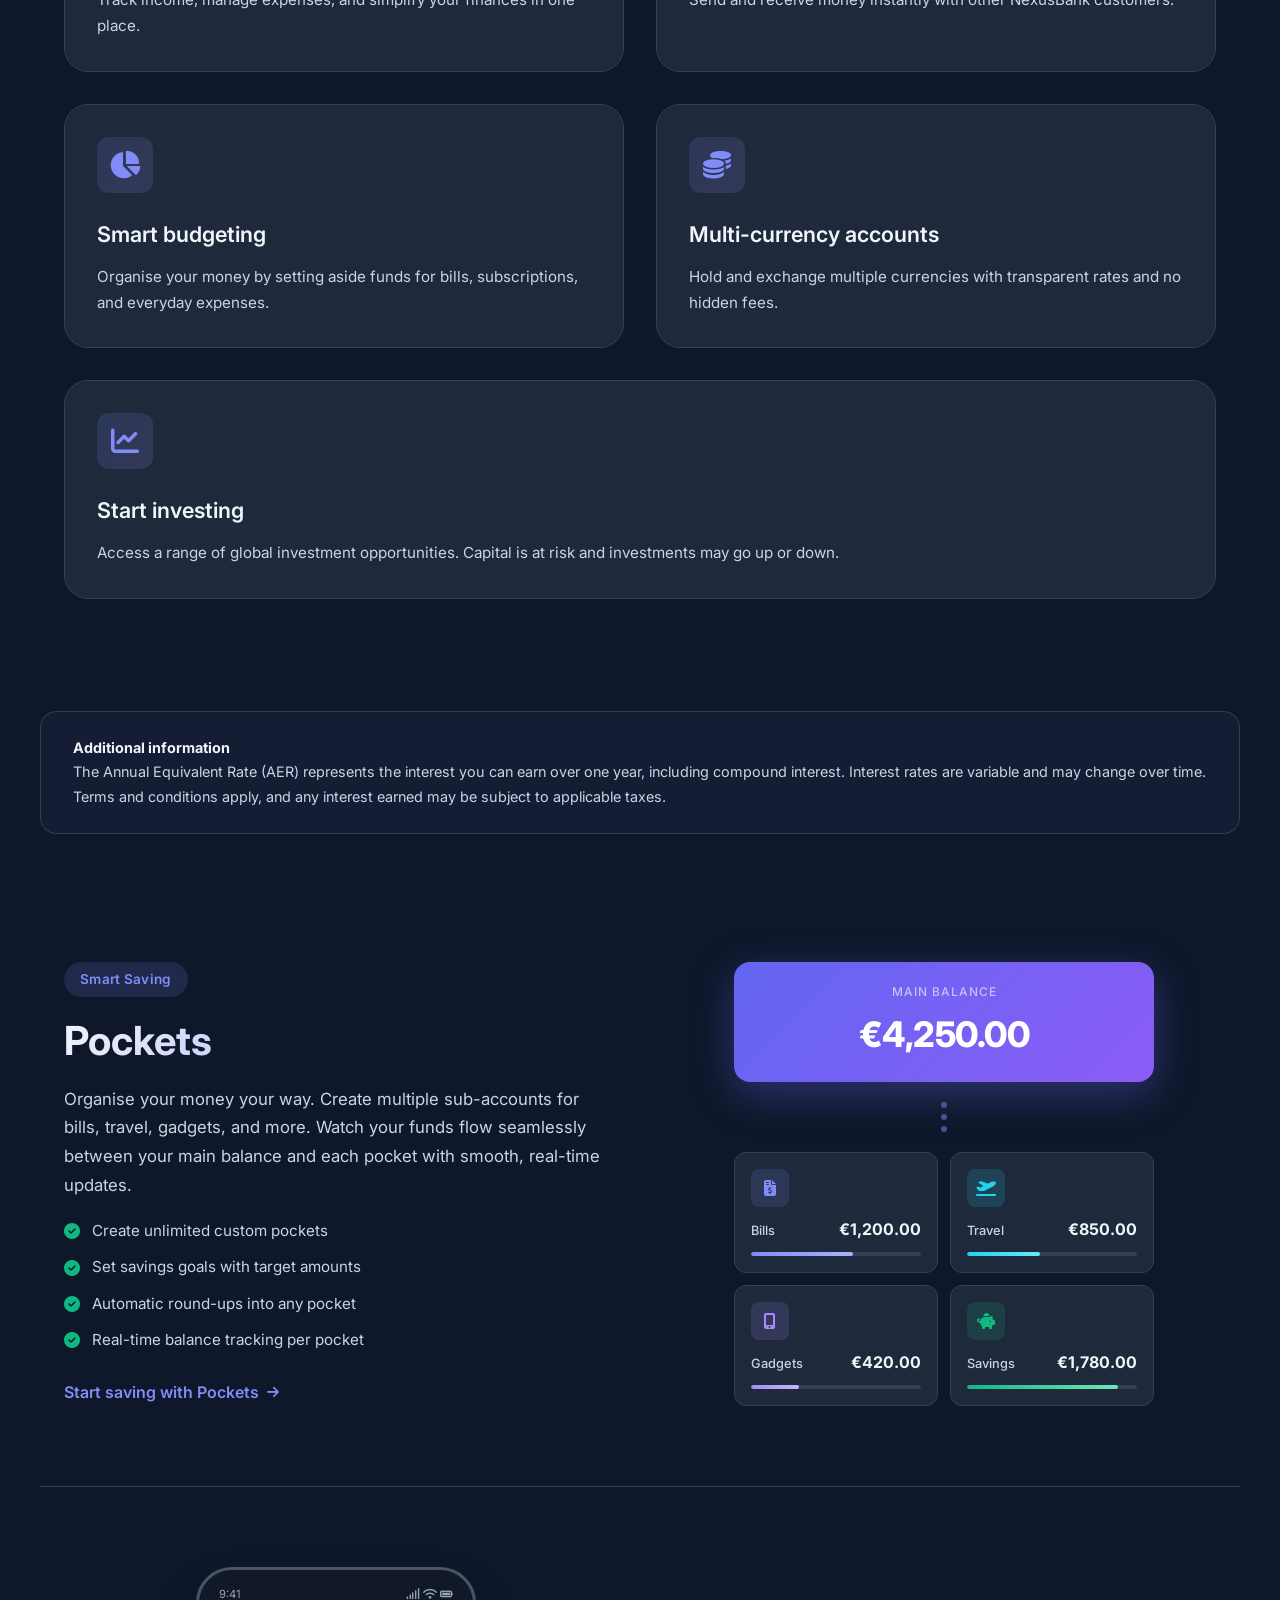
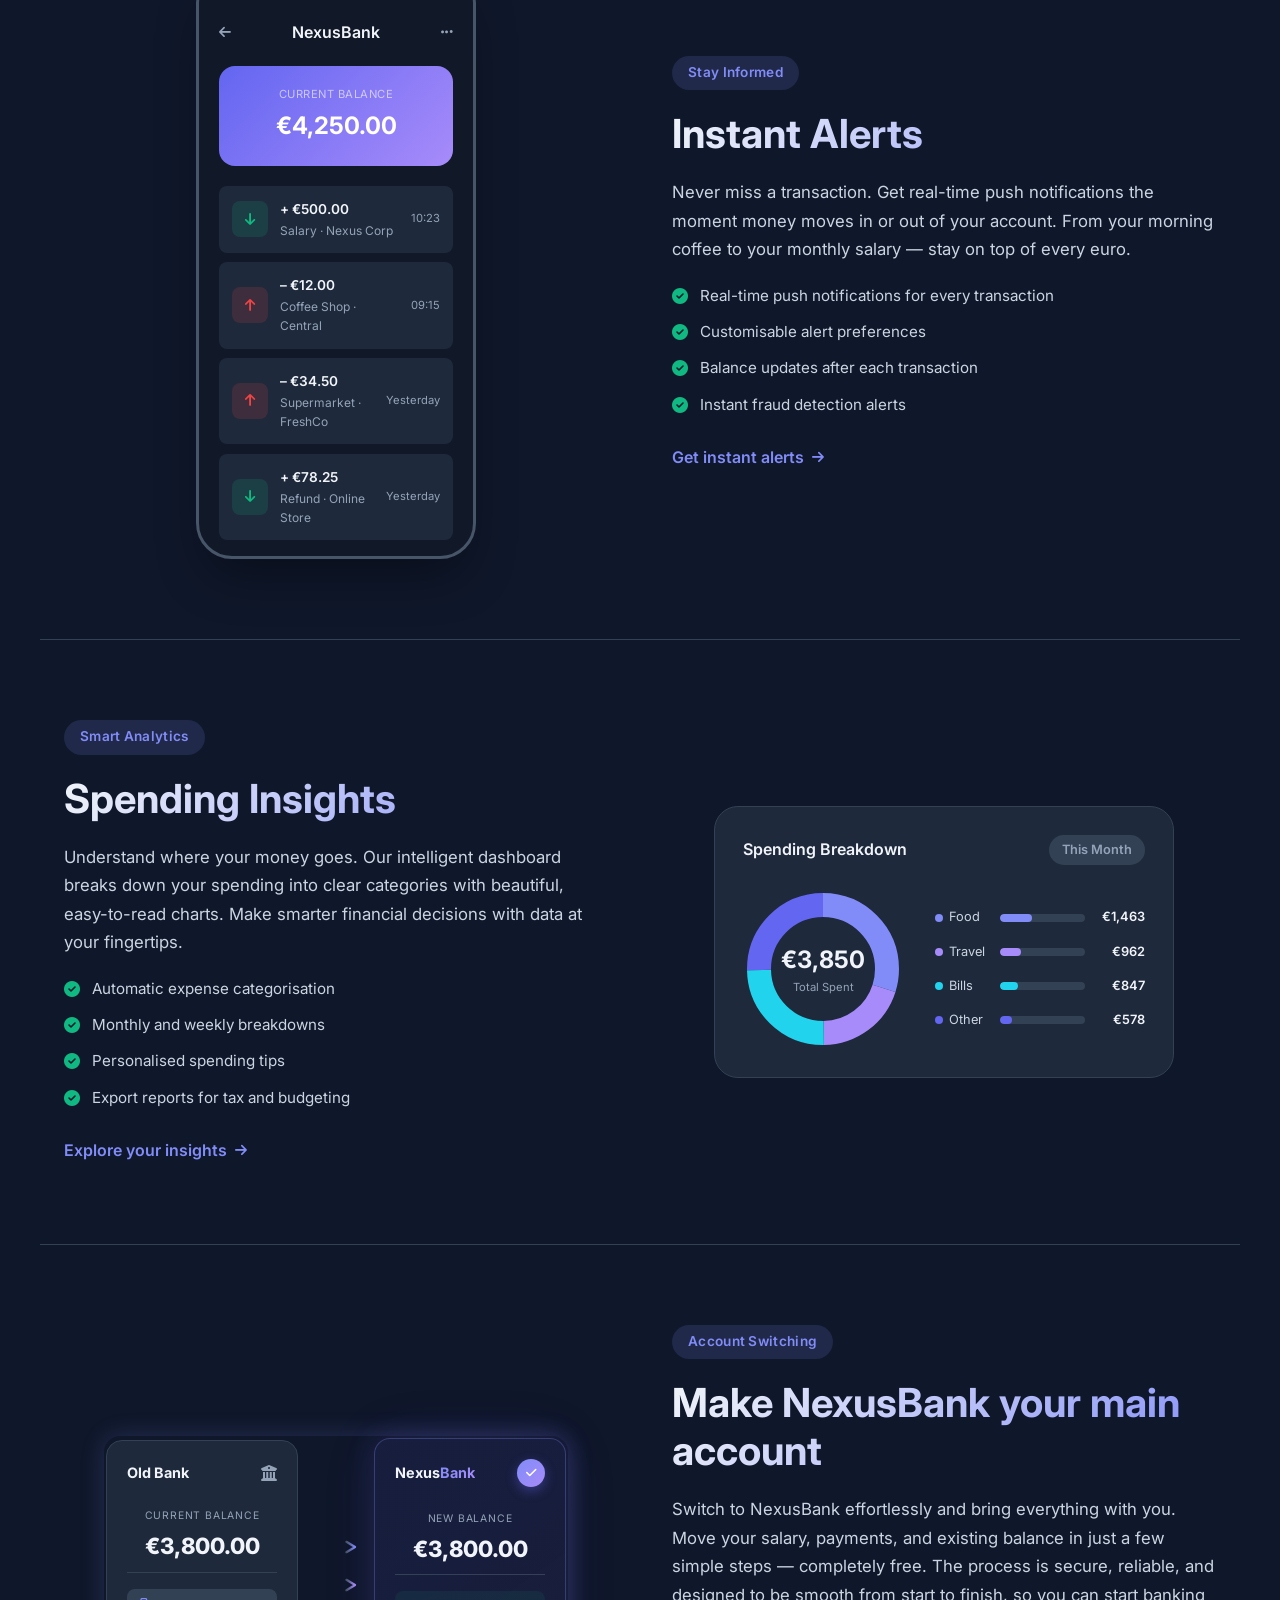
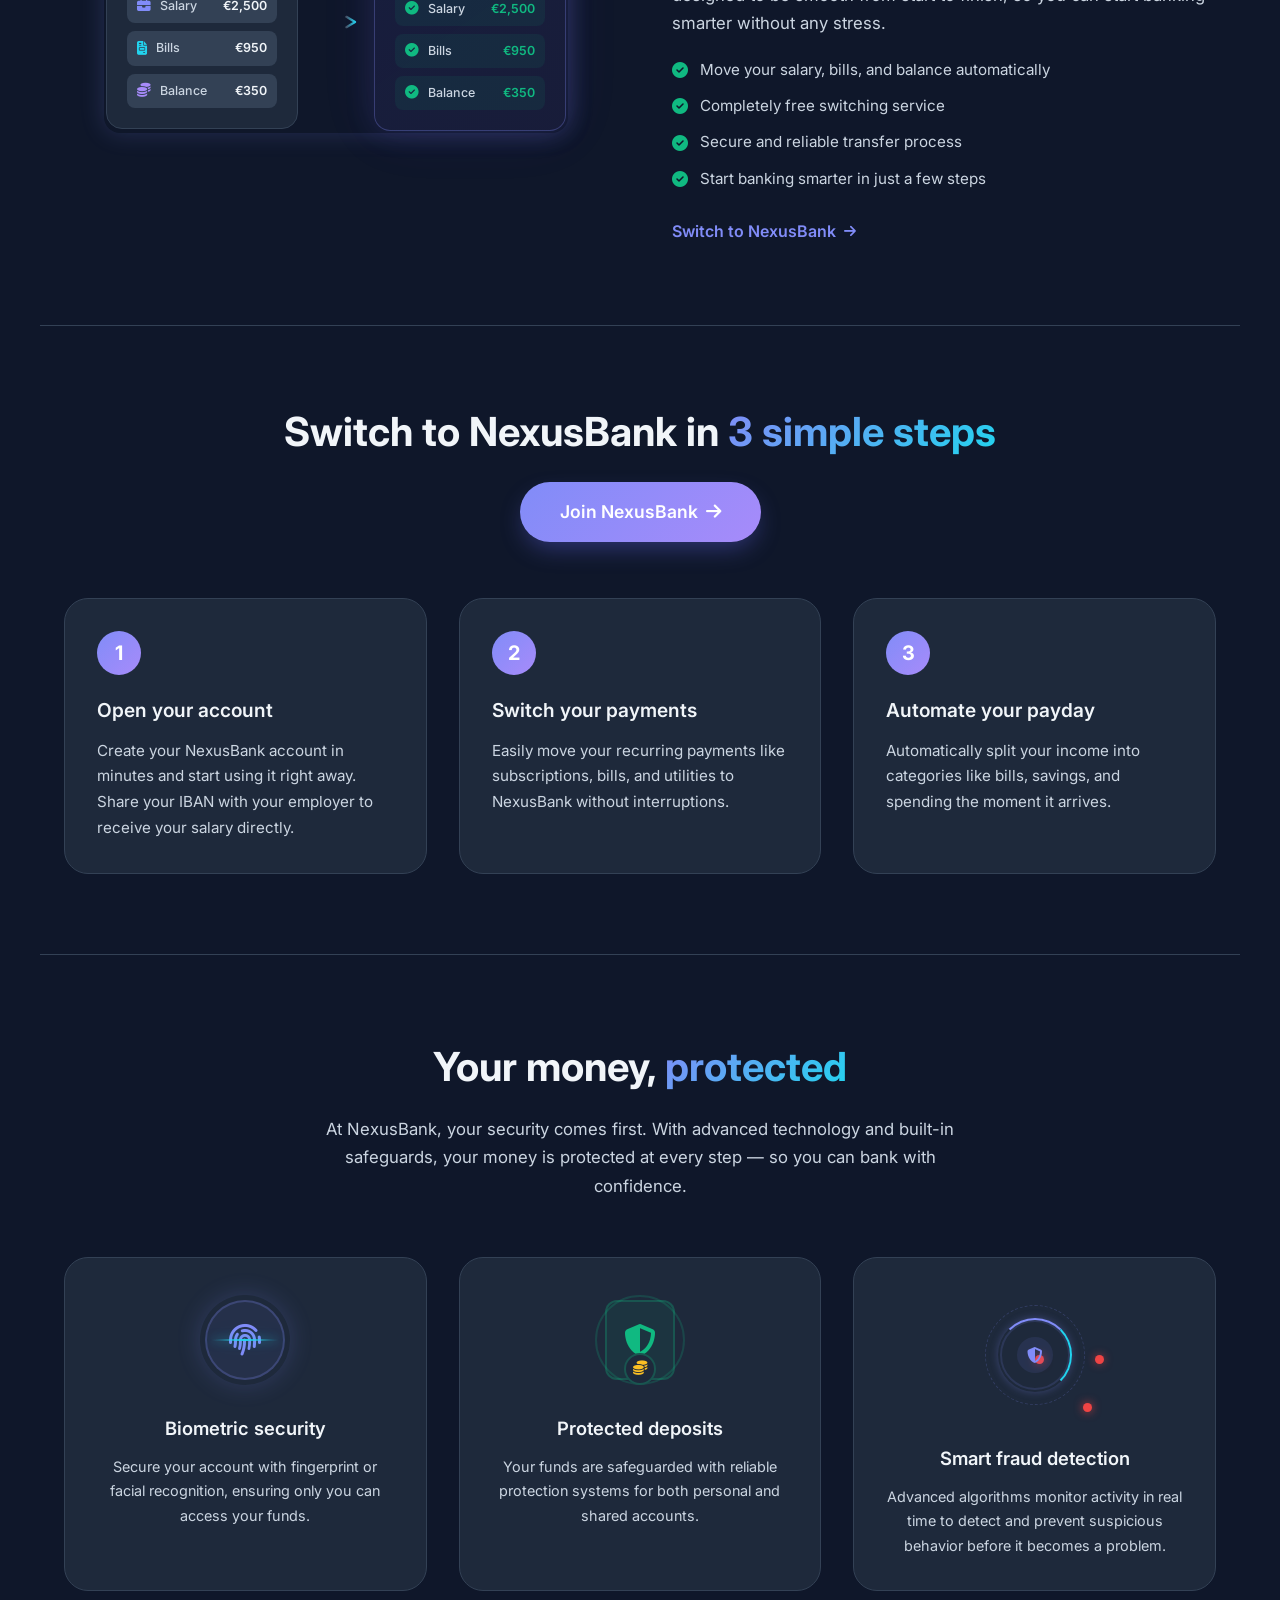
<file: NexusBank2026/personal/Discover-NexusBank/Bank-Account/index.html>
<!DOCTYPE html>
<html lang="en">
<head>
    <meta charset="UTF-8">
    <meta name="viewport" content="width=device-width, initial-scale=1.0">
    <title>NexusBank | Personal Accounts</title>
    
    <!-- Font Awesome -->
    <link rel="stylesheet" href="https://cdnjs.cloudflare.com/ajax/libs/font-awesome/6.4.0/css/all.min.css">
    
    <!-- Google Fonts -->
    <link href="https://fonts.googleapis.com/css2?family=Inter:wght@300;400;500;600;700;800&display=swap" rel="stylesheet">
    
    <style>
        /* ===== CSS VARIABLES ===== */
        :root {
            --primary: #818cf8;
            --primary-dark: #6366f1;
            --secondary: #a78bfa;
            --accent: #22d3ee;
            --bg-primary: #0f172a;
            --bg-secondary: #1e293b;
            --surface: #1e293b;
            --surface-elevated: #334155;
            --surface-hover: #475569;
            --text-primary: #f1f5f9;
            --text-secondary: #cbd5e1;
            --text-tertiary: #94a3b8;
            --border-light: #334155;
            --border-medium: #475569;
            --success: #10b981;
            --warning: #f59e0b;
            --error: #ef4444;
            --shadow-sm: 0 1px 2px 0 rgb(0 0 0 / 0.3);
            --shadow-md: 0 4px 6px -1px rgb(0 0 0 / 0.3);
            --shadow-lg: 0 10px 15px -3px rgb(0 0 0 / 0.3);
            --shadow-xl: 0 20px 25px -5px rgb(0 0 0 / 0.3);
            --shadow-2xl: 0 25px 50px -12px rgb(0 0 0 / 0.4);
            --radius-sm: 6px;
            --radius-md: 8px;
            --radius-lg: 12px;
            --radius-xl: 16px;
            --radius-2xl: 24px;
            --radius-3xl: 32px;
            --radius-full: 9999px;
            --space-xs: 4px;
            --space-sm: 8px;
            --space-md: 16px;
            --space-lg: 24px;
            --space-xl: 32px;
            --space-2xl: 48px;
            --transition-fast: 150ms cubic-bezier(0.4, 0, 0.2, 1);
            --transition-normal: 250ms cubic-bezier(0.4, 0, 0.2, 1);
            --transition-bounce: all 0.3s cubic-bezier(0.175, 0.885, 0.32, 1.275);
            --font-body: 'Inter', -apple-system, BlinkMacSystemFont, 'Segoe UI', Roboto, sans-serif;
        }

        * {
            margin: 0;
            padding: 0;
            box-sizing: border-box;
        }

        body {
            font-family: var(--font-body);
            background-color: var(--bg-primary);
            color: var(--text-primary);
            line-height: 1.6;
            padding-top: 94px;
            overflow-x: hidden;
        }

        /* Focus indicators for keyboard users */
        :focus-visible {
            outline: 2px solid var(--primary);
            outline-offset: 2px;
            border-radius: var(--radius-sm);
        }

        /* ===== FLOATING NAVIGATION ===== */
        .floating-nav {
            position: fixed;
            top: var(--space-lg);
            left: 50%;
            transform: translateX(-50%);
            width: calc(100% - 2rem);
            max-width: 1200px;
            background: var(--surface);
            backdrop-filter: blur(10px);
            border: 1px solid var(--border-light);
            border-radius: var(--radius-xl);
            padding: 0 var(--space-lg);
            z-index: 1000;
            box-shadow: var(--shadow-lg);
            display: flex;
            align-items: center;
            justify-content: space-between;
            height: 84px;
        }

        .floating-nav .container {
            display: flex;
            align-items: center;
            justify-content: space-between;
            width: 100%;
            height: 100%;
            padding: 0;
            max-width: 1200px;
            margin: 0 auto;
        }

        .nav-brand {
            font-size: 1.6rem;
            font-weight: 700;
            color: var(--text-primary);
            letter-spacing: -0.5px;
            text-decoration: none;
            flex-shrink: 0;
            line-height: 1;
        }

        .nav-brand .accent {
            background: linear-gradient(135deg, var(--primary), var(--secondary));
            -webkit-background-clip: text;
            -webkit-text-fill-color: transparent;
            background-clip: text;
        }

        .nav-row {
            display: flex;
            align-items: center;
            gap: var(--space-xs);
            margin-left: auto;
            flex-wrap: nowrap;
        }

        .nav-item {
            display: flex;
            align-items: center;
            gap: 0.5rem;
            padding: 0.6rem 1.2rem;
            font-size: 1rem;
            font-family: var(--font-body);
            border-radius: 40px;
            transition: var(--transition-bounce);
            position: relative;
            text-decoration: none;
            color: var(--text-secondary);
            font-weight: 500;
            border: none;
            background: none;
            cursor: pointer;
            white-space: nowrap;
        }

        /* Fix for Issue #1: Button styling to match links */
        button.nav-item {
            font-family: var(--font-body);
            font-size: 1rem;
            font-weight: 500;
            line-height: 1.6;
            cursor: pointer;
            -webkit-appearance: none;
            -moz-appearance: none;
            appearance: none;
        }

        button.nav-item:focus {
            outline: none;
        }

        button.nav-item:focus-visible {
            outline: 2px solid var(--primary);
            outline-offset: 2px;
            border-radius: var(--radius-full);
        }

        button.nav-item.btn-primary {
            background: linear-gradient(135deg, var(--primary), var(--secondary));
        }

        .nav-item i {
            font-size: 1rem;
            transition: transform 0.2s ease;
            color: var(--text-tertiary);
        }

        .nav-item:hover {
            background: var(--surface-hover);
            transform: scale(1.05);
            color: var(--primary);
        }

        .nav-item:active {
            transform: scale(0.97);
            transition: transform 0.05s ease;
        }

        .nav-item:hover i {
            transform: translateY(-1px);
        }

        .nav-item.btn-primary {
            background: linear-gradient(135deg, var(--primary), var(--secondary));
            color: white;
            box-shadow: var(--shadow-md);
            padding: 0.5rem 1.25rem;
        }

        .nav-item.btn-primary i {
            color: white;
        }

        .nav-item.btn-primary:hover {
            transform: translateY(-1px);
            box-shadow: var(--shadow-lg);
        }

        .nav-item.btn-primary:active {
            transform: translateY(0);
            box-shadow: var(--shadow-sm);
        }

        .nav-item.btn-ghost {
            background: transparent;
            padding: 0.5rem 1.25rem;
        }

        .nav-item.btn-ghost:hover {
            background: var(--surface-hover);
            color: var(--primary);
        }

        .nav-item.btn-ghost:active {
            transform: scale(0.97);
        }

        .nav-spacer {
            width: 3px;
            height: 33px;
            background: var(--border-medium);
            margin: 0 var(--space-md);
            flex-shrink: 0;
        }

        .mobile-menu-btn {
            display: none;
            background: none;
            border: none;
            color: var(--text-secondary);
            font-size: 1.25rem;
            cursor: pointer;
            width: 44px;
            height: 44px;
            align-items: center;
            justify-content: center;
            margin-left: var(--space-sm);
            border-radius: var(--radius-md);
            transition: background var(--transition-fast);
        }

        .mobile-menu-btn:hover {
            background: var(--surface-hover);
        }

        .mobile-menu-btn:active {
            transform: scale(0.95);
        }

        /* ===== DROPDOWN MENU STYLES ===== */
        .nav-dropdown {
            position: relative;
        }

        .dropdown-toggle {
            display: flex;
            align-items: center;
            gap: var(--space-xs);
            cursor: pointer;
            text-decoration: none;
        }

        .dropdown-arrow {
            font-size: 0.75rem;
            transition: transform var(--transition-fast);
            color: var(--text-tertiary);
        }

        .nav-dropdown:hover .dropdown-arrow {
            transform: rotate(180deg);
            color: var(--primary);
        }

        .dropdown-menu {
            position: absolute;
            top: 100%;
            left: 50%;
            transform: translateX(-50%) translateY(10px);
            background: var(--surface);
            border: 1px solid var(--border-light);
            border-radius: var(--radius-xl);
            padding: var(--space-xl);
            box-shadow: var(--shadow-2xl);
            opacity: 0;
            visibility: hidden;
            transition: all var(--transition-normal);
            z-index: 1000;
            backdrop-filter: blur(10px);
            margin-top: var(--space-sm);
        }

        .nav-dropdown:hover .dropdown-menu {
            opacity: 1;
            visibility: visible;
            transform: translateX(-50%) translateY(0);
        }

        /* Personal Menu Positioning - FIXED */
        .personal-menu {
            min-width: min(1000px, 85vw);
            max-width: 1200px;
            left: 175%;
            transform: translateX(calc(-50% + 80px)) translateY(10px);
        }

        .nav-dropdown:hover .personal-menu {
            transform: translateX(calc(-50% + 80px)) translateY(0);
        }

        /* Business Menu Positioning - FIXED */
        .business-menu {
            min-width: min(1000px, 85vw);
            max-width: 1200px;
            left: 90%;
            transform: translateX(calc(-50% + 120px)) translateY(10px);
        }

        .nav-dropdown:hover .business-menu {
            transform: translateX(calc(-50% + 120px)) translateY(0);
        }

        /* Kids Menu Positioning */
        .kids-menu {
            min-width: min(500px, 90vw);
            left: 50%;
            transform: translateX(-50%) translateY(10px);
        }

        .nav-dropdown:hover .kids-menu {
            transform: translateX(-50%) translateY(0);
        }

        /* Company Menu Positioning */
        .company-menu {
            min-width: min(700px, 85vw);
            left: 50%;
            transform: translateX(calc(-50% + 40px)) translateY(10px);
        }

        .nav-dropdown:hover .company-menu {
            transform: translateX(calc(-50% + 40px)) translateY(0);
        }

        .dropdown-grid {
            display: grid;
            grid-template-columns: repeat(6, 1fr);
            gap: var(--space-lg);
        }

        .business-menu .dropdown-grid {
            grid-template-columns: repeat(6, 1fr);
        }

        .company-menu .dropdown-grid.two-columns {
            grid-template-columns: repeat(3, 1fr);
        }

        .dropdown-col {
            min-width: 0;
        }

        .dropdown-section-header {
            display: flex;
            align-items: center;
            gap: var(--space-xs);
            color: var(--text-tertiary);
            font-size: 0.75rem;
            font-weight: 600;
            text-transform: uppercase;
            letter-spacing: 0.5px;
            margin-bottom: var(--space-md);
            padding-bottom: var(--space-xs);
            border-bottom: 1px solid var(--border-light);
            cursor: default;
            pointer-events: none;
        }

        .dropdown-link {
            display: flex;
            align-items: center;
            gap: var(--space-sm);
            padding: var(--space-sm) var(--space-md);
            color: var(--text-secondary);
            text-decoration: none;
            font-size: 0.9rem;
            border-radius: var(--radius-md);
            transition: all var(--transition-fast);
            margin-bottom: 2px;
            cursor: pointer;
        }

        .dropdown-link:hover {
            background: var(--surface-hover);
            transform: translateX(5px);
            color: var(--text-primary);
        }

        .dropdown-link:active {
            transform: scale(0.98);
            background: var(--surface-elevated);
        }

        /* Kids Menu Cards */
        .kids-grid {
            display: grid;
            grid-template-columns: repeat(3, 1fr);
            gap: var(--space-md);
        }

        .kids-card {
            background: rgba(129, 140, 248, 0.05);
            border-radius: var(--radius-lg);
            padding: var(--space-md);
            text-align: center;
            text-decoration: none;
            display: block;
            transition: all 0.3s ease;
            border: 1px solid rgba(129, 140, 248, 0.2);
            cursor: pointer;
        }

        .kids-card:hover {
            background: rgba(129, 140, 248, 0.12);
            border-color: rgba(129, 140, 248, 0.5);
            transform: translateY(-2px);
        }

        .kids-card:active {
            transform: translateY(0);
            background: rgba(129, 140, 248, 0.2);
        }

        .kids-icon {
            width: 48px;
            height: 48px;
            background: linear-gradient(135deg, var(--primary), var(--secondary));
            border-radius: var(--radius-md);
            display: flex;
            align-items: center;
            justify-content: center;
            margin: 0 auto 12px auto;
        }

        .kids-icon i {
            font-size: 1.5rem;
            color: white;
        }

        .kids-title {
            font-weight: 600;
            font-size: 0.9rem;
            color: var(--text-primary);
            margin-bottom: 4px;
        }

        .kids-desc {
            font-size: 0.75rem;
            color: var(--text-tertiary);
            line-height: 1.3;
        }

        /* Plan Links */
        .plans-col {
            background: rgba(99, 102, 241, 0.1);
            border-radius: var(--radius-lg);
            padding: var(--space-md);
        }

        .plan-link {
            display: flex;
            align-items: center;
            justify-content: space-between;
            padding: var(--space-sm) var(--space-md);
            color: var(--text-secondary);
            text-decoration: none;
            border-radius: var(--radius-md);
            transition: all var(--transition-fast);
            margin-bottom: 2px;
            cursor: pointer;
        }

        .plan-link:hover {
            background: var(--surface-hover);
            transform: translateX(5px);
            color: var(--text-primary);
        }

        .plan-link:active {
            transform: scale(0.98);
        }

        .plan-name {
            font-weight: 500;
            font-size: 0.9rem;
        }

        .plan-price {
            font-size: 0.8rem;
            color: var(--text-tertiary);
            background: var(--surface);
            padding: 2px 8px;
            border-radius: var(--radius-full);
        }

        .mt-2 { margin-top: 8px; }
        .mt-3 { margin-top: 16px; }

        /* ===== MOBILE MENU STYLES ===== */
        .mobile-nav {
            display: none;
        }
        
        .mobile-menu-panel {
            display: none;
        }
        
        .mobile-tabs-container {
            padding: var(--space-md) var(--space-md) 0 var(--space-md);
            border-bottom: 1px solid var(--border-light);
            overflow-x: auto;
            overflow-y: hidden;
            white-space: nowrap;
            -webkit-overflow-scrolling: touch;
            scrollbar-width: none;
            -ms-overflow-style: none;
            flex-shrink: 0;
        }
        
        .mobile-tabs-container::-webkit-scrollbar {
            display: none;
        }
        
        .mobile-tabs {
            display: flex;
            flex-wrap: nowrap;
            gap: var(--space-sm);
            padding-bottom: var(--space-sm);
            min-width: min-content;
        }
        
        .mobile-tab {
            display: inline-flex;
            align-items: center;
            gap: var(--space-sm);
            padding: 0.75rem 1.25rem;
            background: transparent;
            border: none;
            color: var(--text-tertiary);
            font-weight: 500;
            font-size: 1rem;
            border-radius: var(--radius-full);
            cursor: pointer;
            transition: all var(--transition-fast);
            white-space: nowrap;
            border: 1px solid transparent;
            flex-shrink: 0;
        }
        
        .mobile-tab i {
            font-size: 1.1rem;
        }
        
        .mobile-tab.active {
            background: rgba(129, 140, 248, 0.15);
            color: var(--primary);
            border-color: rgba(129, 140, 248, 0.3);
        }
        
        .mobile-content-area {
            flex: 1;
            overflow-y: auto;
            padding: var(--space-lg) var(--space-md);
            -webkit-overflow-scrolling: touch;
        }
        
        .mobile-menu-section {
            display: none;
        }
        
        .mobile-menu-section.active {
            display: block;
        }
        
        .mobile-menu-list {
            list-style: none;
            margin: 0;
            padding: 0;
        }
        
        .mobile-menu-item {
            display: flex;
            align-items: center;
            padding: var(--space-md) 0;
            color: var(--text-primary);
            text-decoration: none;
            border-bottom: 1px solid var(--border-light);
            font-size: 1rem;
            transition: all var(--transition-fast);
            cursor: pointer;
        }
        
        .mobile-menu-item.has-children {
            justify-content: space-between;
        }
        
        .mobile-menu-item.has-children .arrow {
            color: var(--text-tertiary);
            font-size: 0.8rem;
            transition: transform var(--transition-fast);
        }
        
        .mobile-menu-item.has-children.open .arrow {
            transform: rotate(180deg);
        }
        
        .mobile-submenu {
            list-style: none;
            margin: 0 0 0 var(--space-lg);
            padding: 0;
            display: none;
        }
        
        .mobile-submenu.open {
            display: block;
        }
        
        .mobile-submenu .mobile-menu-item {
            padding: var(--space-sm) 0;
            border-bottom: none;
            color: var(--text-secondary);
            font-size: 0.95rem;
        }
        
        .mobile-menu-footer {
            padding: var(--space-lg) var(--space-md);
            border-top: 1px solid var(--border-light);
            background: var(--bg-secondary);
            display: flex;
            gap: var(--space-md);
            flex-shrink: 0;
        }
        
        .mobile-btn {
            flex: 1;
            padding: var(--space-md);
            border-radius: var(--radius-full);
            font-weight: 600;
            text-align: center;
            text-decoration: none;
            transition: all var(--transition-fast);
            border: none;
            cursor: pointer;
            font-size: 1rem;
        }
        
        .mobile-btn-login {
            background: transparent;
            color: var(--text-primary);
            border: 1px solid var(--border-medium);
        }
        
        .mobile-btn-login:hover,
        .mobile-btn-login:active {
            background: var(--surface-hover);
        }
        
        .mobile-btn-signup {
            background: linear-gradient(135deg, var(--primary), var(--secondary));
            color: white;
        }
        
        .mobile-btn-signup:hover,
        .mobile-btn-signup:active {
            opacity: 0.9;
            transform: scale(0.98);
        }
        
        body.menu-open {
            overflow: hidden;
        }

        /* Loading state for buttons */
        .btn-primary.loading,
        .btn-ghost.loading {
            position: relative;
            pointer-events: none;
            opacity: 0.7;
        }

        .btn-primary.loading::after,
        .btn-ghost.loading::after {
            content: '';
            position: absolute;
            width: 16px;
            height: 16px;
            top: 50%;
            right: 12px;
            transform: translateY(-50%);
            border: 2px solid white;
            border-top-color: transparent;
            border-radius: 50%;
            animation: spin 0.6s linear infinite;
        }

        /* Screen reader only class */
        .sr-only {
            position: absolute;
            width: 1px;
            height: 1px;
            padding: 0;
            margin: -1px;
            overflow: hidden;
            clip: rect(0, 0, 0, 0);
            white-space: nowrap;
            border-width: 0;
        }

        /* Page Content */
        .page-content {
            max-width: 1200px;
            margin: 0 auto;
            padding: 60px 24px;
            text-align: center;
        }

        h1 {
            font-size: 3rem;
            margin-bottom: 16px;
            background: linear-gradient(135deg, var(--primary), var(--accent));
            -webkit-background-clip: text;
            -webkit-text-fill-color: transparent;
            font-weight: 700;
        }

        p {
            color: var(--text-secondary);
            font-size: 1.1rem;
        }

        /* Drag and Drop Styles */
        .dropdown-link[draggable="true"]:active, 
        .plan-link[draggable="true"]:active,
        .kids-card[draggable="true"]:active {
            cursor: grabbing;
        }
        
        .drag-over {
            background: rgba(129, 140, 248, 0.3);
            transform: scale(1.02);
        }
        
        .button-updated {
            animation: pulse 0.3s ease;
        }
        
        @keyframes pulse {
            0% { transform: scale(1); }
            50% { transform: scale(1.05); background: var(--primary); color: white; }
            100% { transform: scale(1); }
        }

        /* Lazy loading animation */
        .dropdown-menu {
            transition: opacity 0.3s ease, visibility 0.3s ease, transform 0.3s ease;
        }

        .dropdown-menu.loading {
            position: relative;
            min-height: 200px;
        }

        .dropdown-menu.loading::after {
            content: '';
            position: absolute;
            top: 50%;
            left: 50%;
            width: 40px;
            height: 40px;
            margin: -20px 0 0 -20px;
            border: 3px solid var(--border-light);
            border-top-color: var(--primary);
            border-radius: 50%;
            animation: spin 0.6s linear infinite;
        }

        @keyframes fadeIn {
            from { opacity: 0; transform: translateY(-10px); }
            to { opacity: 1; transform: translateY(0); }
        }

        @keyframes spin {
            to { transform: rotate(360deg); }
        }

     
/* ===== DEFAULT (FULL SIZE) - Icons + Text ===== */
.nav-item i {
    margin-right: var(--space-xs);
}

/* ===== MEDIUM SIZE - Text Only, Hide Icons ===== */
/* ===== DEFAULT (FULL SIZE) - Above 1150px: Icons + Text ===== */
/* This is the default state - no media query needed */

/* ===== MEDIUM SIZE - 901px to 1150px: Text Only, Hide Icons ===== */
@media (max-width: 1150px) and (min-width: 901px) {
    .nav-item i {
        display: none !important;
    }
    
    .nav-item span {
        display: inline-block !important;
    }
    
    .nav-item.btn-primary i {
        display: none !important;
    }
    
    .nav-item.btn-primary span {
        display: inline-block !important;
    }
    
    /* Dropdown positioning for medium screens */
    .nav-dropdown .dropdown-menu {
        min-width: 70vw;
        max-width: 85vw;
        left: auto !important;
        right: 0 !important;
        transform: translateY(10px) !important;
        max-height: 80vh;
        overflow-y: auto;
        overflow-x: hidden;
    }
    
    .nav-dropdown:hover .dropdown-menu {
        transform: translateY(0) !important;
    }
    
    .personal-menu,
    .business-menu,
    .company-menu,
    .kids-menu {
        left: auto !important;
        right: 0 !important;
        transform: translateY(10px) !important;
        min-width: 300px !important;
        max-width: 400px !important;
    }
    
    .nav-dropdown:hover .personal-menu,
    .nav-dropdown:hover .business-menu,
    .nav-dropdown:hover .company-menu,
    .nav-dropdown:hover .kids-menu {
        transform: translateY(0) !important;
    }
    
    .nav-dropdown .dropdown-grid {
        grid-template-columns: 1fr !important;
        gap: var(--space-md);
    }
    
    .business-menu .dropdown-grid {
        grid-template-columns: 1fr !important;
    }
    
    .dropdown-menu {
        overflow-x: hidden !important;
    }
    
    .dropdown-menu * {
        max-width: 100%;
    }
    
    .nav-row {
        overflow: visible !important;
    }
    
    .floating-nav {
        overflow: visible !important;
    }
}

@media (max-width: 900px) {
    /* Fix icon centering */
    .nav-item {
        display: flex !important;
        align-items: center !important;
        justify-content: center !important;
        padding: 0 !important;
        margin: 0 !important;
        aspect-ratio: 1 / 1;
    }
    
    .nav-item i {
        display: inline-block !important;
        font-size: 1.35rem !important; /* Slightly smaller than 1.5rem */
        margin: 0 !important;
        line-height: 1;
    }
    
    .nav-item span {
        display: none !important;
    }
    
    .nav-item.btn-primary {
        padding: 0 !important;
    }
    
    .nav-item.btn-primary i {
        display: inline-block !important;
        font-size: 1.35rem !important; /* Slightly smaller than 1.5rem */
        margin: 0 !important;
    }
    
    .nav-item.btn-primary span {
        display: none !important;
    }
    
    /* ===== LOGO LEFT + ICONS EDGE-TO-EDGE WITH SPACING ===== */
    .floating-nav .container {
        display: flex !important;
        align-items: center !important;
        justify-content: flex-start !important;
        width: 100% !important;
    }
    
    /* Logo stays on far left with right margin for spacing */
    .nav-brand {
        flex-shrink: 0 !important;
        margin-right: 2rem !important;
    }
    
    /* Nav menu takes remaining space and fills to right edge */
    .nav-menu {
        flex: 1 !important;
        display: flex !important;
        justify-content: flex-end !important;
    }
    
    /* Nav list spans full width with space-between */
    .nav-menu ul,
    .nav-list,
    .nav-row {
        display: flex !important;
        justify-content: space-between !important;
        width: 100% !important;
        margin: 0 !important;
        padding: 0 !important;
        gap: 0 !important;
    }
    
    /* List items */
    .nav-menu li,
    .nav-list li {
        margin: 0 !important;
        padding: 0 !important;
    }
    
    /* Override any existing nav-row margins */
    .nav-row {
        margin-left: 0 !important;
    }
}



/* ===== SMALL SIZE - 900px and below: Icons Only, Hide Text ===== */
@media (max-width: 900px) and (min-width: 769px) {
    .nav-item i {
        display: inline-block !important;
        font-size: 1.125rem;
        margin-right: 0 !important;
    }
    
    .nav-item span {
        display: none !important;
    }
    
    .nav-item.btn-primary i {
        display: inline-block !important;
        margin: 0 !important;
    }
    
    .nav-item.btn-primary span {
        display: none !important;
    }
    
    /* FIX: Make dropdowns behave exactly like medium screens - single column */
    .nav-dropdown {
        position: relative !important;
    }
    
    .nav-dropdown .dropdown-menu {
        min-width: 300px !important;
        max-width: 400px !important;
        left: 0 !important;
        right: auto !important;
        transform: translateY(10px) !important;
        max-height: 80vh;
        overflow-y: auto;
        overflow-x: hidden;
        padding: var(--space-lg) !important;
    }
    
    .nav-dropdown:hover .dropdown-menu {
        transform: translateY(0) !important;
    }
    
    .personal-menu,
    .business-menu,
    .company-menu,
    .kids-menu {
        left: 0 !important;
        right: auto !important;
        transform: translateY(10px) !important;
        min-width: 300px !important;
        max-width: 400px !important;
    }
    
    .nav-dropdown:hover .personal-menu,
    .nav-dropdown:hover .business-menu,
    .nav-dropdown:hover .company-menu,
    .nav-dropdown:hover .kids-menu {
        transform: translateY(0) !important;
    }
    
    /* SINGLE COLUMN GRID - Same as medium screens */
    .nav-dropdown .dropdown-grid {
        grid-template-columns: 1fr !important;
        gap: var(--space-md);
    }
    
    .business-menu .dropdown-grid {
        grid-template-columns: 1fr !important;
    }
    
    .company-menu .dropdown-grid.two-columns {
        grid-template-columns: 1fr !important;
    }
    
    /* Kids menu also single column */
    .kids-grid {
        grid-template-columns: 1fr !important;
    }
    
    .dropdown-menu {
        overflow-x: hidden !important;
    }
    
    .dropdown-menu * {
        max-width: 100%;
    }
    
    .nav-row {
        overflow: visible !important;
    }
    
    .floating-nav {
        overflow: visible !important;
    }
    
    /* Hide section headers that might be empty or redundant */
    .dropdown-section-header {
        font-size: 0.7rem !important;
        padding-bottom: var(--space-xs) !important;
        margin-bottom: var(--space-sm) !important;
    }
    
    /* Make dropdown links more compact */
    .dropdown-link,
    .plan-link {
        padding: var(--space-sm) var(--space-md) !important;
        font-size: 0.9rem !important;
    }
    
    /* Plans column styling */
    .plans-col {
        background: rgba(99, 102, 241, 0.1);
        border-radius: var(--radius-lg);
        padding: var(--space-md);
        margin-top: var(--space-md);
    }
    
    /* Active state for click-based dropdown toggle */
    .nav-dropdown.active .dropdown-menu {
        opacity: 1 !important;
        visibility: visible !important;
        pointer-events: auto !important;
        transform: translateY(0) !important;
    }
    
    .nav-dropdown.active .dropdown-toggle {
        background: var(--surface-hover) !important;
        color: var(--primary) !important;
    }
    
    /* Prevent hover from interfering on touch devices */
    @media (hover: none) and (pointer: coarse) {
        .nav-dropdown:hover .dropdown-menu {
            opacity: 0 !important;
            visibility: hidden !important;
            pointer-events: none !important;
        }
        
        .nav-dropdown.active .dropdown-menu,
        .nav-dropdown.active:hover .dropdown-menu {
            opacity: 1 !important;
            visibility: visible !important;
            pointer-events: auto !important;
            transform: translateY(0) !important;
        }
    }
}

/* ===== EXTRA SMALL - 800px and below: Keep Icons Only ===== */
@media (max-width: 800px) {
    .nav-dropdown .dropdown-menu {
        min-width: 260px;
        max-width: calc(100vw - 24px);
        max-height: 70vh;
        padding: var(--space-md);
    }
    
    .dropdown-link,
    .plan-link {
        padding: var(--space-xs) var(--space-sm);
    }
    
    .plan-name {
        font-size: 0.8rem;
    }
    
    .plan-price {
        font-size: 0.7rem;
    }
    
    .dropdown-section-header {
        font-size: 0.65rem;
    }
    
    .kids-grid {
        grid-template-columns: repeat(auto-fit, minmax(140px, 1fr));
    }
    
    .kids-card {
        white-space: normal;
        word-break: break-word;
    }
    
    .dropdown-menu * {
        max-width: 100%;
        box-sizing: border-box;
    }
}

/* ===== MOBILE MENU - 768px and below ===== */
@media (max-width: 768px) {
    .floating-nav {
        display: none;
    }

    .mobile-nav {
        position: fixed;
        top: 0;
        left: 0;
        right: 0;
        background: var(--surface);
        backdrop-filter: blur(10px);
        border-bottom: 1px solid var(--border-light);
        padding: var(--space-md) var(--space-lg);
        z-index: 1000;
        display: flex;
        align-items: center;
        justify-content: space-between;
        height: 70px;
        box-sizing: border-box;
    }

    .mobile-nav .nav-brand {
        font-size: 1.5rem;
        white-space: nowrap;
        overflow: hidden;
        text-overflow: ellipsis;
        max-width: 70%;
    }

    .mobile-menu-btn {
        display: flex;
        align-items: center;
        justify-content: center;
        width: 44px;
        height: 44px;
        background: transparent;
        border: none;
        color: var(--text-secondary);
        font-size: 1.5rem;
        cursor: pointer;
        border-radius: var(--radius-md);
        transition: background var(--transition-fast);
        flex-shrink: 0;
    }

    .mobile-menu-btn:hover {
        background: var(--surface-hover);
    }

    .mobile-menu-btn:active {
        transform: scale(0.95);
    }

    .mobile-menu-panel {
        position: fixed;
        top: 70px;
        left: 0;
        right: 0;
        bottom: 0;
        background: var(--bg-secondary);
        z-index: 999;
        display: none;
        flex-direction: column;
        overflow: hidden;
        border-top: 1px solid var(--border-light);
        max-width: 100vw;
        box-sizing: border-box;
    }

    .mobile-menu-panel.active {
        display: flex;
    }

    .mobile-tabs-container {
        padding: var(--space-md) var(--space-sm) 0 var(--space-sm);
        border-bottom: 1px solid var(--border-light);
        overflow-x: auto;
        overflow-y: hidden;
        white-space: nowrap;
        -webkit-overflow-scrolling: touch;
        scrollbar-width: none;
        -ms-overflow-style: none;
        flex-shrink: 0;
    }

    .mobile-tabs-container::-webkit-scrollbar {
        display: none;
    }

    .mobile-tabs {
        display: flex;
        flex-wrap: nowrap;
        gap: var(--space-xs);
        padding-bottom: var(--space-sm);
        min-width: min-content;
    }

    .mobile-tab {
        display: inline-flex;
        align-items: center;
        gap: var(--space-sm);
        padding: 0.75rem 1.25rem;
        background: transparent;
        border: none;
        color: var(--text-tertiary);
        font-weight: 500;
        font-size: 1rem;
        border-radius: var(--radius-full);
        cursor: pointer;
        transition: all var(--transition-fast);
        white-space: nowrap;
        border: 1px solid transparent;
        flex-shrink: 0;
        min-height: 44px;
    }

    .mobile-tab i {
        font-size: 1.1rem;
        pointer-events: none;
    }

    .mobile-tab.active {
        background: rgba(129, 140, 248, 0.15);
        color: var(--primary);
        border-color: rgba(129, 140, 248, 0.3);
    }

    .mobile-content-area {
        flex: 1;
        overflow-y: auto;
        overflow-x: hidden;
        padding: var(--space-lg) var(--space-md);
        -webkit-overflow-scrolling: touch;
        max-width: 100%;
        box-sizing: border-box;
        scrollbar-width: thin;
    }

    .mobile-content-area::-webkit-scrollbar {
        width: 5px;
    }

    .mobile-content-area::-webkit-scrollbar-thumb {
        background: var(--primary);
        border-radius: var(--radius-full);
    }

    .mobile-menu-section {
        display: none;
    }

    .mobile-menu-section.active {
        display: block;
    }

    .mobile-menu-list {
        max-width: 100%;
        list-style: none;
        margin: 0;
        padding: 0;
    }

    .mobile-menu-item {
        display: flex;
        align-items: center;
        min-height: 48px;
        max-width: 100%;
        padding: var(--space-sm) 0;
        color: var(--text-primary);
        text-decoration: none;
        border-bottom: 1px solid var(--border-light);
        font-size: 1rem;
        transition: all var(--transition-fast);
        cursor: pointer;
        word-wrap: break-word;
        white-space: normal;
        box-sizing: border-box;
    }

    .mobile-menu-item.has-children {
        justify-content: space-between;
    }

    .mobile-menu-item.has-children .arrow {
        color: var(--text-tertiary);
        font-size: 0.8rem;
        transition: transform var(--transition-fast);
        flex-shrink: 0;
        margin-left: var(--space-md);
    }

    .mobile-menu-item.has-children.open .arrow {
        transform: rotate(180deg);
    }

    .mobile-submenu {
        list-style: none;
        margin: 0 0 0 var(--space-lg);
        padding: 0;
        display: none;
        max-width: 100%;
        box-sizing: border-box;
    }

    .mobile-submenu.open {
        display: block;
    }

    .mobile-submenu .mobile-menu-item {
        padding: var(--space-xs) 0;
        border-bottom: none;
        color: var(--text-secondary);
        font-size: 0.95rem;
        min-height: 40px;
    }

    .mobile-menu-footer {
        padding: var(--space-lg) var(--space-md);
        padding-bottom: max(var(--space-lg), env(safe-area-inset-bottom));
        border-top: 1px solid var(--border-light);
        background: var(--bg-secondary);
        display: flex;
        gap: var(--space-md);
        flex-shrink: 0;
        box-sizing: border-box;
    }

    .mobile-btn {
        flex: 1;
        padding: var(--space-md) var(--space-sm);
        border-radius: var(--radius-full);
        font-weight: 600;
        text-align: center;
        text-decoration: none;
        transition: all var(--transition-fast);
        border: none;
        cursor: pointer;
        font-size: 1rem;
        min-height: 48px;
        display: flex;
        align-items: center;
        justify-content: center;
        white-space: nowrap;
        overflow: hidden;
        text-overflow: ellipsis;
        box-sizing: border-box;
    }

    .mobile-btn-login {
        background: transparent;
        color: var(--text-primary);
        border: 1px solid var(--border-medium);
    }

    .mobile-btn-login:hover,
    .mobile-btn-login:active {
        background: var(--surface-hover);
    }

    .mobile-btn-signup {
        background: linear-gradient(135deg, var(--primary), var(--secondary));
        color: white;
    }

    .mobile-btn-signup:hover,
    .mobile-btn-signup:active {
        opacity: 0.9;
        transform: scale(0.98);
    }

    body {
        padding-top: 70px;
        overflow-x: hidden;
    }

    body.menu-open {
        overflow: hidden;
    }

    .page-content {
        padding-top: 90px;
        padding-left: var(--space-md);
        padding-right: var(--space-md);
        overflow-x: hidden;
        box-sizing: border-box;
    }

    h1 {
        font-size: 2.5rem;
        word-wrap: break-word;
    }

    * {
        max-width: 100%;
    }
}

/* ===== VERY SMALL - 375px and below ===== */
@media (max-width: 375px) {
    .mobile-tab {
        padding: 0.5rem 0.75rem;
        font-size: 0.8rem;
        gap: 0.4rem;
    }

    .mobile-tab i {
        font-size: 0.85rem;
    }

    .mobile-menu-item {
        font-size: 0.9rem;
        min-height: 44px;
        padding: var(--space-xs) 0;
    }

    .mobile-submenu .mobile-menu-item {
        font-size: 0.85rem;
    }

    .mobile-btn {
        font-size: 0.8rem;
        padding: 10px var(--space-xs);
        min-height: 44px;
        white-space: nowrap;
        overflow: hidden;
        text-overflow: ellipsis;
    }

    .mobile-nav .nav-brand {
        font-size: 1.25rem;
        max-width: 65%;
    }

    .mobile-content-area {
        padding: var(--space-md) var(--space-sm);
    }

    .mobile-submenu {
        margin-left: var(--space-md);
    }

    .mobile-tabs-container {
        padding: var(--space-sm) var(--space-xs) 0 var(--space-xs);
    }

    .mobile-menu-footer {
        padding: var(--space-md) var(--space-sm);
        padding-bottom: max(var(--space-md), env(safe-area-inset-bottom));
        gap: var(--space-sm);
    }

    h1 {
        font-size: 2rem;
    }

    .mobile-menu-panel,
    .mobile-content-area,
    .mobile-menu-list,
    .mobile-submenu {
        max-width: 100vw;
        overflow-x: hidden;
    }

    .mobile-menu-item span,
    .mobile-menu-item {
        word-break: break-word;
    }

    .mobile-menu-btn {
        width: 40px;
        height: 40px;
        font-size: 1.3rem;
    }
}

/* ===== HOVER FALLBACK ===== */
@media (hover: hover) {
    .nav-dropdown:hover .dropdown-menu {
        opacity: 1 !important;
        visibility: visible !important;
    }

    @media (max-width: 1150px) and (min-width: 901px) {
        .nav-dropdown:hover .dropdown-menu,
        .nav-dropdown:hover .personal-menu,
        .nav-dropdown:hover .business-menu,
        .nav-dropdown:hover .company-menu,
        .nav-dropdown:hover .kids-menu {
            transform: translateY(0) !important;
        }
    }

    @media (max-width: 900px) {
        .nav-dropdown:hover .dropdown-menu,
        .nav-dropdown:hover .personal-menu,
        .nav-dropdown:hover .business-menu,
        .nav-dropdown:hover .company-menu,
        .nav-dropdown:hover .kids-menu {
            transform: translateY(0) !important;
        }
    }

    @media (min-width: 1151px) {
        .nav-dropdown:hover .personal-menu {
            transform: translateX(calc(-50% + 80px)) translateY(0) !important;
        }

        .nav-dropdown:hover .business-menu {
            transform: translateX(calc(-50% + 120px)) translateY(0) !important;
        }

        .nav-dropdown:hover .kids-menu {
            transform: translateX(-50%) translateY(0) !important;
        }

        .nav-dropdown:hover .company-menu {
            transform: translateX(calc(-50% + 40px)) translateY(0) !important;
        }
    }
}
         
/* ===== SMALL SIZE - 900px and below: Icons Only, Hide Text ===== */
@media (max-width: 900px) and (min-width: 769px) {
    /* Fix icon centering */
    .nav-item {
        display: flex !important;
        align-items: center !important;
        justify-content: center !important;
        padding: 0.6rem !important;
        aspect-ratio: 1 / 1;
    }
    
    .nav-item i {
        display: inline-block !important;
        font-size: 1.125rem;
        margin: 0 !important;
        line-height: 1;
    }
    
    .nav-item span {
        display: none !important;
    }
    
    .nav-item.btn-primary {
        padding: 0.6rem !important;
    }
    
    .nav-item.btn-primary i {
        display: inline-block !important;
        margin: 0 !important;
    }
    
    .nav-item.btn-primary span {
        display: none !important;
    }
    
    /* Keep the rest of your existing styles for this breakpoint... */
    /* (dropdown positioning, grid layouts, tooltips, etc.) */
}

/* Extra small screens - smaller tooltips */
@media (max-width: 800px) and (min-width: 769px) {
    .nav-item::after {
        font-size: 0.7rem;
        padding: 4px 8px;
        bottom: -36px;
    }
}


/* ===== BANK ACCOUNT PAGE STYLES ===== */

.bank-hero {
    padding: 4rem 0 3rem;
    text-align: center;
    max-width: 900px;
    margin: 0 auto;
}

.bank-hero h1 {
    font-size: clamp(2.5rem, 5vw, 4rem);
    font-weight: 700;
    margin-bottom: 1rem;
    background: linear-gradient(135deg, var(--primary), var(--accent));
    -webkit-background-clip: text;
    -webkit-text-fill-color: transparent;
    line-height: 1.2;
}

.bank-hero-subtitle {
    font-size: 1.25rem;
    color: var(--text-secondary);
    margin-bottom: 2rem;
    max-width: 700px;
    margin-left: auto;
    margin-right: auto;
    line-height: 1.6;
}

.hero-cta {
    margin-bottom: 3rem;
}

.btn-hero {
    background: linear-gradient(135deg, var(--primary), var(--secondary));
    color: white;
    padding: 1rem 2.5rem;
    border-radius: var(--radius-full);
    font-weight: 600;
    font-size: 1.1rem;
    text-decoration: none;
    display: inline-flex;
    align-items: center;
    gap: 0.5rem;
    transition: all var(--transition-bounce);
    box-shadow: 0 10px 25px -5px rgba(99, 102, 241, 0.4);
}

.btn-hero:hover {
    transform: translateY(-3px) scale(1.02);
    box-shadow: 0 20px 30px -8px rgba(99, 102, 241, 0.5);
}

.btn-hero i {
    transition: transform 0.2s ease;
}

.btn-hero:hover i {
    transform: translateX(5px);
}

.trust-badges {
    display: flex;
    justify-content: center;
    gap: 3rem;
    flex-wrap: wrap;
}

.trust-item {
    display: flex;
    align-items: center;
    gap: 0.75rem;
}

.trust-icon {
    width: 48px;
    height: 48px;
    background: rgba(129, 140, 248, 0.1);
    border-radius: var(--radius-md);
    display: flex;
    align-items: center;
    justify-content: center;
}

.trust-icon i {
    font-size: 1.5rem;
    color: var(--primary);
}

.trust-text {
    text-align: left;
}

.trust-text .stars {
    color: #fbbf24;
    font-size: 0.9rem;
    letter-spacing: 2px;
}

.trust-text p {
    color: var(--text-secondary);
    font-size: 0.9rem;
    margin-top: 0.25rem;
}

.features-grid-section {
    padding: 4rem 0;
}

.section-label {
    text-align: center;
    margin-bottom: 3rem;
}

.section-label h2 {
    font-size: 2.5rem;
    font-weight: 700;
    margin-bottom: 1rem;
}

.section-label p {
    color: var(--text-secondary);
    font-size: 1.1rem;
}

.features-grid-2col {
    display: grid;
    grid-template-columns: repeat(2, 1fr);
    gap: 2rem;
    max-width: 1200px;
    margin: 0 auto;
    padding: 0 1.5rem;
}

.feature-card-bank {
    background: var(--surface);
    border: 1px solid var(--border-light);
    border-radius: var(--radius-2xl);
    padding: 2rem;
    transition: all var(--transition-normal);
}

.feature-card-bank:hover {
    transform: translateY(-5px);
    border-color: rgba(129, 140, 248, 0.4);
    box-shadow: var(--shadow-lg);
}

.feature-icon-large {
    width: 56px;
    height: 56px;
    background: linear-gradient(135deg, rgba(129, 140, 248, 0.15), rgba(167, 139, 250, 0.15));
    border-radius: var(--radius-lg);
    display: flex;
    align-items: center;
    justify-content: center;
    margin-bottom: 1.5rem;
}

.feature-icon-large i {
    font-size: 1.75rem;
    color: var(--primary);
}

.feature-card-bank h3 {
    font-size: 1.35rem;
    font-weight: 600;
    margin-bottom: 0.75rem;
}

.feature-card-bank p {
    color: var(--text-secondary);
    font-size: 0.95rem;
    line-height: 1.7;
}

.additional-info {
    background: rgba(129, 140, 248, 0.05);
    border: 1px solid var(--border-light);
    border-radius: var(--radius-xl);
    padding: 1.5rem 2rem;
    margin: 3rem auto;
    max-width: 1200px;
}

.additional-info p {
    color: var(--text-secondary);
    font-size: 0.9rem;
    line-height: 1.7;
}

.additional-info strong {
    color: var(--text-primary);
}

@media (max-width: 768px) {
    .bank-hero {
        padding: 2rem 0;
    }
    
    .trust-badges {
        flex-direction: column;
        gap: 1.5rem;
        align-items: flex-start;
        max-width: 300px;
        margin: 0 auto;
    }
    
    .features-grid-2col {
        grid-template-columns: 1fr;
    }
    
    .section-label h2 {
        font-size: 2rem;
    }
}


/* ===== FEATURE SHOWCASE SECTIONS (Pockets, Alerts, Insights) ===== */

.feature-showcase {
    padding: 5rem 0;
    max-width: 1200px;
    margin: 0 auto;
}

.feature-showcase-reverse {
    border-top: 1px solid var(--border-light);
    border-bottom: 1px solid var(--border-light);
}

.showcase-container {
    display: grid;
    grid-template-columns: 1fr 1fr;
    gap: 4rem;
    align-items: center;
    padding: 0 1.5rem;
}

.showcase-text {
    display: flex;
    flex-direction: column;
    gap: 1.25rem;
}

.showcase-badge {
    display: inline-block;
    background: rgba(129, 140, 248, 0.15);
    color: var(--primary);
    padding: 0.4rem 1rem;
    border-radius: var(--radius-full);
    font-size: 0.85rem;
    font-weight: 600;
    width: fit-content;
    letter-spacing: 0.3px;
}

.showcase-text h2 {
    font-size: 2.5rem;
    font-weight: 700;
    line-height: 1.2;
    background: linear-gradient(135deg, var(--text-primary), var(--primary));
    -webkit-background-clip: text;
    -webkit-text-fill-color: transparent;
    background-clip: text;
}

.showcase-text p {
    color: var(--text-secondary);
    font-size: 1.05rem;
    line-height: 1.7;
}

.showcase-list {
    list-style: none;
    padding: 0;
    margin: 0;
    display: flex;
    flex-direction: column;
    gap: 0.75rem;
}

.showcase-list li {
    display: flex;
    align-items: center;
    gap: 0.75rem;
    color: var(--text-secondary);
    font-size: 0.95rem;
}

.showcase-list li i {
    color: var(--success);
    font-size: 1rem;
    flex-shrink: 0;
}

.showcase-link {
    display: inline-flex;
    align-items: center;
    gap: 0.5rem;
    color: var(--primary);
    font-weight: 600;
    text-decoration: none;
    font-size: 1rem;
    margin-top: 0.5rem;
    transition: gap var(--transition-fast);
}

.showcase-link:hover {
    gap: 0.75rem;
}

.showcase-link i {
    font-size: 0.85rem;
}

.showcase-visual {
    display: flex;
    align-items: center;
    justify-content: center;
}

/* ===== POCKETS VISUAL (REDESIGNED) ===== */

.pockets-scene {
    position: relative;
    width: 100%;
    max-width: 420px;
    display: flex;
    flex-direction: column;
    align-items: center;
    gap: 1.25rem;
}

.main-balance-card {
    background: linear-gradient(135deg, #6366f1, #8b5cf6);
    border-radius: var(--radius-xl);
    padding: 1.25rem 2rem;
    text-align: center;
    width: 100%;
    box-shadow: 0 12px 40px rgba(99, 102, 241, 0.35);
    position: relative;
    z-index: 2;
}

.balance-label {
    display: block;
    font-size: 0.75rem;
    color: rgba(255, 255, 255, 0.6);
    text-transform: uppercase;
    letter-spacing: 1px;
    margin-bottom: 0.3rem;
    font-weight: 500;
}

.balance-amount {
    font-size: 2.2rem;
    font-weight: 800;
    color: white;
    letter-spacing: -0.5px;
}

/* Flow indicator dots */
.flow-indicator {
    display: flex;
    flex-direction: column;
    align-items: center;
    gap: 6px;
    z-index: 1;
}

.flow-dot {
    width: 6px;
    height: 6px;
    background: var(--primary);
    border-radius: 50%;
    opacity: 0.5;
    animation: pulseDot 1.5s ease-in-out infinite;
}

.flow-dot:nth-child(1) { animation-delay: 0s; }
.flow-dot:nth-child(2) { animation-delay: 0.4s; }
.flow-dot:nth-child(3) { animation-delay: 0.8s; }

@keyframes pulseDot {
    0%, 100% { opacity: 0.3; transform: scale(0.8); }
    50% { opacity: 1; transform: scale(1.3); }
}

/* Pockets Grid */
.pockets-grid {
    display: grid;
    grid-template-columns: 1fr 1fr;
    gap: 0.75rem;
    width: 100%;
}

.pocket-card {
    background: var(--surface);
    border: 1px solid var(--border-light);
    border-radius: var(--radius-lg);
    padding: 1rem;
    display: flex;
    flex-direction: column;
    gap: 0.6rem;
    transition: all 0.25s ease;
    cursor: default;
}

.pocket-card:hover {
    border-color: rgba(129, 140, 248, 0.4);
    transform: translateY(-3px);
    box-shadow: 0 8px 25px rgba(0, 0, 0, 0.2);
}

.pocket-icon-wrapper {
    width: 38px;
    height: 38px;
    border-radius: var(--radius-md);
    display: flex;
    align-items: center;
    justify-content: center;
    font-size: 1rem;
}

.pocket-bills .pocket-icon-wrapper {
    background: rgba(129, 140, 248, 0.15);
    color: var(--primary);
}

.pocket-travel .pocket-icon-wrapper {
    background: rgba(34, 211, 238, 0.15);
    color: var(--accent);
}

.pocket-gadgets .pocket-icon-wrapper {
    background: rgba(167, 139, 250, 0.15);
    color: var(--secondary);
}

.pocket-savings .pocket-icon-wrapper {
    background: rgba(16, 185, 129, 0.15);
    color: var(--success);
}

.pocket-info {
    display: flex;
    justify-content: space-between;
    align-items: baseline;
}

.pocket-label {
    font-size: 0.8rem;
    color: var(--text-secondary);
    font-weight: 500;
}

.pocket-value {
    font-size: 1rem;
    font-weight: 700;
    color: var(--text-primary);
}

.pocket-progress {
    height: 4px;
    background: var(--surface-elevated);
    border-radius: var(--radius-full);
    overflow: hidden;
}

.pocket-progress-fill {
    height: 100%;
    border-radius: var(--radius-full);
    transition: width 1s cubic-bezier(0.4, 0, 0.2, 1);
}

.pocket-bills .pocket-progress-fill {
    background: linear-gradient(90deg, var(--primary), #a5b4fc);
}

.pocket-travel .pocket-progress-fill {
    background: linear-gradient(90deg, var(--accent), #67e8f9);
}

.pocket-gadgets .pocket-progress-fill {
    background: linear-gradient(90deg, var(--secondary), #c4b5fd);
}

.pocket-savings .pocket-progress-fill {
    background: linear-gradient(90deg, var(--success), #6ee7b7);
}

/* ===== PHONE MOCKUP (Instant Alerts) ===== */
.phone-mockup {
    width: 280px;
    background: #111827;
    border: 3px solid var(--border-medium);
    border-radius: 36px;
    overflow: hidden;
    box-shadow: var(--shadow-2xl);
}

.phone-screen {
    padding: 1rem 1.25rem;
}

.phone-status-bar {
    display: flex;
    justify-content: space-between;
    font-size: 0.7rem;
    color: var(--text-tertiary);
    padding-bottom: 1rem;
}

.phone-app-header {
    display: flex;
    justify-content: space-between;
    align-items: center;
    font-weight: 600;
    color: var(--text-primary);
    padding-bottom: 1.25rem;
}

.phone-app-header i {
    color: var(--text-tertiary);
    font-size: 0.85rem;
}

.phone-balance-display {
    background: linear-gradient(135deg, var(--primary-dark), var(--secondary));
    border-radius: var(--radius-xl);
    padding: 1.25rem;
    text-align: center;
    margin-bottom: 1.25rem;
}

.phone-balance-label {
    display: block;
    font-size: 0.7rem;
    color: rgba(255, 255, 255, 0.6);
    text-transform: uppercase;
    letter-spacing: 0.5px;
    margin-bottom: 0.25rem;
}

.phone-balance-value {
    font-size: 1.5rem;
    font-weight: 700;
    color: white;
}

.phone-notifications {
    display: flex;
    flex-direction: column;
    gap: 0.6rem;
}

.phone-notif {
    display: flex;
    align-items: center;
    gap: 0.75rem;
    padding: 0.75rem;
    border-radius: var(--radius-md);
    background: var(--surface);
    border: 1px solid transparent;
    animation: slideInNotif 0.5s ease forwards;
}

.phone-notif:nth-child(1) { animation-delay: 0.1s; }
.phone-notif:nth-child(2) { animation-delay: 0.3s; }
.phone-notif:nth-child(3) { animation-delay: 0.5s; }
.phone-notif:nth-child(4) { animation-delay: 0.7s; }

@keyframes slideInNotif {
    from {
        opacity: 0;
        transform: translateY(-15px);
    }
    to {
        opacity: 1;
        transform: translateY(0);
    }
}

.phone-notif:hover {
    border-color: var(--border-medium);
}

.notif-icon {
    width: 36px;
    height: 36px;
    border-radius: var(--radius-md);
    display: flex;
    align-items: center;
    justify-content: center;
    font-size: 0.85rem;
    flex-shrink: 0;
}

.notif-incoming .notif-icon {
    background: rgba(16, 185, 129, 0.15);
    color: var(--success);
}

.notif-outgoing .notif-icon {
    background: rgba(239, 68, 68, 0.15);
    color: var(--error);
}

.notif-details {
    flex: 1;
    min-width: 0;
}

.notif-title {
    display: block;
    font-weight: 600;
    font-size: 0.85rem;
    color: var(--text-primary);
}

.notif-subtitle {
    display: block;
    font-size: 0.75rem;
    color: var(--text-tertiary);
}

.notif-time {
    font-size: 0.7rem;
    color: var(--text-tertiary);
    flex-shrink: 0;
}

/* ===== INSIGHTS DASHBOARD ===== */
.insights-dashboard {
    background: var(--surface);
    border: 1px solid var(--border-light);
    border-radius: var(--radius-2xl);
    padding: 1.75rem;
    width: 100%;
    max-width: 460px;
}

.insights-header {
    display: flex;
    justify-content: space-between;
    align-items: center;
    font-weight: 600;
    color: var(--text-primary);
    margin-bottom: 1.5rem;
}

.insights-month {
    font-size: 0.8rem;
    color: var(--text-tertiary);
    background: var(--surface-elevated);
    padding: 0.3rem 0.8rem;
    border-radius: var(--radius-full);
}

.insights-charts {
    display: flex;
    gap: 2rem;
    align-items: center;
}

.pie-chart-container {
    position: relative;
    width: 160px;
    height: 160px;
    flex-shrink: 0;
}

.pie-chart-svg {
    width: 100%;
    height: 100%;
}

.pie-segment {
    transition: stroke-dasharray 1s ease;
}

.pie-center {
    position: absolute;
    top: 50%;
    left: 50%;
    transform: translate(-50%, -50%);
    text-align: center;
}

.pie-total {
    display: block;
    font-size: 1.5rem;
    font-weight: 700;
    color: var(--text-primary);
}

.pie-label {
    display: block;
    font-size: 0.7rem;
    color: var(--text-tertiary);
}

.bar-chart-container {
    flex: 1;
    display: flex;
    flex-direction: column;
    gap: 0.85rem;
    min-width: 0;
}

.bar-item {
    display: flex;
    align-items: center;
    gap: 0.6rem;
}

.bar-label {
    display: flex;
    align-items: center;
    gap: 0.4rem;
    font-size: 0.8rem;
    color: var(--text-secondary);
    width: 55px;
    flex-shrink: 0;
}

.bar-dot {
    width: 8px;
    height: 8px;
    border-radius: 50%;
    flex-shrink: 0;
}

.bar-track {
    flex: 1;
    height: 8px;
    background: var(--surface-elevated);
    border-radius: var(--radius-full);
    overflow: hidden;
}

.bar-fill {
    height: 100%;
    border-radius: var(--radius-full);
    transition: width 1.2s cubic-bezier(0.4, 0, 0.2, 1);
}

.bar-value {
    font-size: 0.8rem;
    font-weight: 600;
    color: var(--text-primary);
    width: 50px;
    text-align: right;
    flex-shrink: 0;
}


/* ===== ACCOUNT SWITCHING VISUAL ===== */

.switching-scene {
    position: relative;
    width: 100%;
    max-width: 460px;
    display: flex;
    align-items: center;
    gap: 0.5rem;
}

.bank-card {
    background: var(--surface);
    border: 1px solid var(--border-light);
    border-radius: var(--radius-xl);
    padding: 1.25rem;
    display: flex;
    flex-direction: column;
    gap: 1rem;
    flex: 1;
    min-width: 0;
}

.nexusbank-card {
    background: linear-gradient(145deg, rgba(99, 102, 241, 0.1), rgba(139, 92, 246, 0.08));
    border-color: rgba(129, 140, 248, 0.3);
    position: relative;
    box-shadow: 0 0 30px rgba(99, 102, 241, 0.15), 0 0 60px rgba(139, 92, 246, 0.08);
}

.nexusbank-glow {
    position: absolute;
    top: -2px;
    left: -2px;
    right: -2px;
    bottom: -2px;
    border-radius: var(--radius-xl);
    background: transparent;
    pointer-events: none;
    box-shadow: 0 0 25px rgba(129, 140, 248, 0.2);
    animation: glowPulse 2.5s ease-in-out infinite;
}

@keyframes glowPulse {
    0%, 100% { box-shadow: 0 0 25px rgba(129, 140, 248, 0.15); }
    50% { box-shadow: 0 0 40px rgba(129, 140, 248, 0.3), 0 0 60px rgba(139, 92, 246, 0.15); }
}

.bank-card-header {
    display: flex;
    justify-content: space-between;
    align-items: center;
}

.bank-name {
    font-weight: 700;
    font-size: 0.9rem;
    color: var(--text-primary);
}

.old-bank-card .bank-card-header i {
    color: var(--text-tertiary);
    font-size: 1rem;
}

.accent-text {
    background: linear-gradient(135deg, var(--primary), var(--secondary));
    -webkit-background-clip: text;
    -webkit-text-fill-color: transparent;
    background-clip: text;
}

.checkmark-badge {
    width: 28px;
    height: 28px;
    background: linear-gradient(135deg, var(--primary), var(--secondary));
    border-radius: 50%;
    display: flex;
    align-items: center;
    justify-content: center;
    box-shadow: 0 4px 12px rgba(99, 102, 241, 0.4);
    animation: checkPop 0.5s cubic-bezier(0.175, 0.885, 0.32, 1.275) 0.8s forwards;
    opacity: 0;
    transform: scale(0);
}

@keyframes checkPop {
    to {
        opacity: 1;
        transform: scale(1);
    }
}

.checkmark-badge i {
    color: white;
    font-size: 0.75rem;
}

.bank-card-balance {
    text-align: center;
    padding: 0.5rem 0;
    border-bottom: 1px solid var(--border-light);
}

.bank-balance-label {
    display: block;
    font-size: 0.65rem;
    color: var(--text-tertiary);
    text-transform: uppercase;
    letter-spacing: 0.8px;
    margin-bottom: 0.2rem;
}

.bank-balance-value {
    font-size: 1.4rem;
    font-weight: 800;
    color: var(--text-primary);
}

.bank-card-items {
    display: flex;
    flex-direction: column;
    gap: 0.5rem;
}

.transfer-item {
    display: flex;
    align-items: center;
    gap: 0.6rem;
    padding: 0.45rem 0.6rem;
    border-radius: var(--radius-md);
    background: var(--surface-elevated);
    font-size: 0.78rem;
}

.transfer-item i {
    font-size: 0.85rem;
    flex-shrink: 0;
}

.transfer-item span:nth-child(2) {
    flex: 1;
    color: var(--text-secondary);
    font-weight: 500;
}

.item-amount {
    font-weight: 600;
    color: var(--text-primary);
}

.item-salary i { color: var(--primary); }
.item-bills i { color: var(--accent); }
.item-balance i { color: var(--secondary); }

.transfer-item.done {
    background: rgba(16, 185, 129, 0.08);
}

.transfer-item.done i {
    color: var(--success);
}

.transfer-item.done .item-amount {
    color: var(--success);
}

/* Switching Flow Arrows */
.switching-flow {
    display: flex;
    flex-direction: column;
    gap: 0.85rem;
    flex-shrink: 0;
    padding: 0 0.25rem;
}

.flow-arrow {
    height: 24px;
    display: flex;
    align-items: center;
}

.arrow-svg {
    width: 52px;
    height: 24px;
}

.arrow-svg line,
.arrow-svg polyline {
    animation: arrowFlow 1.8s ease-in-out infinite;
}

.arrow-1 .arrow-svg line,
.arrow-1 .arrow-svg polyline {
    animation-delay: 0s;
}

.arrow-2 .arrow-svg line,
.arrow-2 .arrow-svg polyline {
    animation-delay: 0.5s;
}

.arrow-3 .arrow-svg line,
.arrow-3 .arrow-svg polyline {
    animation-delay: 1s;
}

@keyframes arrowFlow {
    0% { opacity: 0.3; }
    50% { opacity: 1; }
    100% { opacity: 0.3; }
}


/* ===== HOW TO SWITCH SECTION ===== */

.how-to-switch {
    padding: 5rem 0;
    max-width: 1200px;
    margin: 0 auto;
}

.how-to-container {
    padding: 0 1.5rem;
}

.how-to-header {
    text-align: center;
    margin-bottom: 3.5rem;
    display: flex;
    flex-direction: column;
    align-items: center;
    gap: 1.5rem;
}

.how-to-header h2 {
    font-size: 2.5rem;
    font-weight: 700;
    line-height: 1.3;
}

.gradient-text {
    background: linear-gradient(135deg, var(--primary), var(--accent));
    -webkit-background-clip: text;
    -webkit-text-fill-color: transparent;
    background-clip: text;
}

.steps-grid {
    display: grid;
    grid-template-columns: repeat(3, 1fr);
    gap: 2rem;
}

.step-card {
    background: var(--surface);
    border: 1px solid var(--border-light);
    border-radius: var(--radius-2xl);
    padding: 2rem;
    transition: all var(--transition-normal);
    position: relative;
}

.step-card:hover {
    border-color: rgba(129, 140, 248, 0.4);
    transform: translateY(-4px);
    box-shadow: var(--shadow-lg);
}

.step-number {
    width: 44px;
    height: 44px;
    background: linear-gradient(135deg, var(--primary), var(--secondary));
    border-radius: var(--radius-full);
    display: flex;
    align-items: center;
    justify-content: center;
    font-size: 1.25rem;
    font-weight: 700;
    color: white;
    margin-bottom: 1.25rem;
}

.step-card h3 {
    font-size: 1.2rem;
    font-weight: 600;
    margin-bottom: 0.75rem;
    color: var(--text-primary);
}

.step-card p {
    color: var(--text-secondary);
    font-size: 0.95rem;
    line-height: 1.7;
}

/* ===== SECURITY SECTION ===== */

.security-section {
    padding: 5rem 0;
    max-width: 1200px;
    margin: 0 auto;
    border-top: 1px solid var(--border-light);
}

.security-container {
    padding: 0 1.5rem;
}

.security-header {
    text-align: center;
    margin-bottom: 3.5rem;
    max-width: 650px;
    margin-left: auto;
    margin-right: auto;
}

.security-header h2 {
    font-size: 2.5rem;
    font-weight: 700;
    margin-bottom: 1rem;
}

.security-header p {
    color: var(--text-secondary);
    font-size: 1.05rem;
    line-height: 1.7;
}

.security-grid {
    display: grid;
    grid-template-columns: repeat(3, 1fr);
    gap: 2rem;
}

.security-card {
    background: var(--surface);
    border: 1px solid var(--border-light);
    border-radius: var(--radius-2xl);
    padding: 2rem;
    text-align: center;
    transition: all var(--transition-normal);
}

.security-card:hover {
    border-color: rgba(129, 140, 248, 0.4);
    transform: translateY(-4px);
    box-shadow: var(--shadow-lg);
}

.security-visual {
    margin-bottom: 1.5rem;
    display: flex;
    justify-content: center;
}

.security-card h3 {
    font-size: 1.15rem;
    font-weight: 600;
    margin-bottom: 0.75rem;
    color: var(--text-primary);
}

.security-card p {
    color: var(--text-secondary);
    font-size: 0.9rem;
    line-height: 1.7;
}

/* ===== BIOMETRIC / FINGERPRINT VISUAL ===== */

.fingerprint-scene {
    position: relative;
    width: 100px;
    height: 100px;
    display: flex;
    align-items: center;
    justify-content: center;
}

.fingerprint-circle {
    width: 80px;
    height: 80px;
    border-radius: 50%;
    background: rgba(129, 140, 248, 0.08);
    border: 2px solid rgba(129, 140, 248, 0.25);
    display: flex;
    align-items: center;
    justify-content: center;
    position: relative;
    z-index: 2;
}

.fingerprint-circle i {
    font-size: 2rem;
    color: var(--primary);
}

.scan-line {
    position: absolute;
    width: 70px;
    height: 2px;
    background: linear-gradient(90deg, transparent, var(--accent), transparent);
    border-radius: 50%;
    z-index: 3;
    animation: scanMove 2s ease-in-out infinite;
    box-shadow: 0 0 10px rgba(34, 211, 238, 0.6), 0 0 20px rgba(34, 211, 238, 0.3);
}

@keyframes scanMove {
    0% { top: 15px; opacity: 0.2; }
    25% { top: 40px; opacity: 1; }
    50% { top: 60px; opacity: 1; }
    75% { top: 75px; opacity: 0.5; }
    100% { top: 85px; opacity: 0; }
}

.scan-glow {
    position: absolute;
    width: 90px;
    height: 90px;
    border-radius: 50%;
    background: transparent;
    z-index: 1;
    box-shadow: 0 0 25px rgba(129, 140, 248, 0.2);
    animation: glowPulseSecurity 2s ease-in-out infinite;
}

@keyframes glowPulseSecurity {
    0%, 100% { box-shadow: 0 0 20px rgba(129, 140, 248, 0.15); }
    50% { box-shadow: 0 0 40px rgba(129, 140, 248, 0.35); }
}

/* ===== SHIELD / PROTECTED DEPOSITS VISUAL ===== */

.shield-scene {
    position: relative;
    width: 100px;
    height: 100px;
    display: flex;
    align-items: center;
    justify-content: center;
}

.shield-icon-wrapper {
    width: 70px;
    height: 80px;
    background: rgba(16, 185, 129, 0.08);
    border: 2px solid rgba(16, 185, 129, 0.25);
    border-radius: var(--radius-lg);
    display: flex;
    align-items: center;
    justify-content: center;
    position: relative;
    z-index: 3;
}

.shield-icon-wrapper i {
    font-size: 2rem;
    color: var(--success);
}

.shield-money-icon {
    position: absolute;
    bottom: 5px;
    z-index: 4;
    background: var(--surface);
    border-radius: 50%;
    width: 32px;
    height: 32px;
    display: flex;
    align-items: center;
    justify-content: center;
    border: 2px solid rgba(16, 185, 129, 0.3);
}

.shield-money-icon i {
    font-size: 0.9rem;
    color: #fbbf24;
}

.shield-pulse {
    position: absolute;
    width: 90px;
    height: 90px;
    border-radius: 50%;
    background: transparent;
    z-index: 1;
    border: 2px solid rgba(16, 185, 129, 0.2);
    animation: shieldPulse 2.5s ease-out infinite;
}

@keyframes shieldPulse {
    0% { transform: scale(0.8); opacity: 0.8; }
    100% { transform: scale(1.4); opacity: 0; }
}

/* ===== FRAUD DETECTION VISUAL (REDESIGNED) ===== */

.fraud-scene {
    position: relative;
    width: 130px;
    height: 130px;
    display: flex;
    align-items: center;
    justify-content: center;
}

/* Main scanning ring */
.fraud-main-ring {
    position: relative;
    width: 70px;
    height: 70px;
    z-index: 5;
}

.fraud-ring-track {
    position: absolute;
    top: 0;
    left: 0;
    width: 100%;
    height: 100%;
    border-radius: 50%;
    border: 2px solid rgba(129, 140, 248, 0.15);
}

.fraud-ring-scan {
    position: absolute;
    top: -2px;
    left: -2px;
    width: calc(100% + 4px);
    height: calc(100% + 4px);
    border-radius: 50%;
    border: 2.5px solid transparent;
    border-top-color: var(--primary);
    border-right-color: var(--accent);
    animation: ringScan 2s linear infinite;
    box-shadow: 0 0 8px rgba(129, 140, 248, 0.3);
}

@keyframes ringScan {
    0% { transform: rotate(0deg); }
    100% { transform: rotate(360deg); }
}

.fraud-shield-center {
    position: absolute;
    top: 50%;
    left: 50%;
    transform: translate(-50%, -50%);
    width: 36px;
    height: 36px;
    border-radius: 50%;
    background: rgba(129, 140, 248, 0.1);
    display: flex;
    align-items: center;
    justify-content: center;
}

.fraud-shield-center i {
    font-size: 1rem;
    color: var(--primary);
}

/* Barrier ring that blocks threats */
.fraud-barrier {
    position: absolute;
    top: 50%;
    left: 50%;
    transform: translate(-50%, -50%);
    width: 100px;
    height: 100px;
    border-radius: 50%;
    border: 1px dashed rgba(129, 140, 248, 0.2);
    z-index: 4;
    animation: barrierPulse 3s ease-in-out infinite;
}

@keyframes barrierPulse {
    0%, 100% { border-color: rgba(129, 140, 248, 0.12); }
    50% { border-color: rgba(129, 140, 248, 0.35); }
}

/* Floating threats — all kept completely outside the barrier */
.fraud-threat {
    position: absolute;
    z-index: 3;
}

.threat-dot {
    width: 9px;
    height: 9px;
    border-radius: 50%;
    background: var(--error);
    box-shadow: 0 0 8px rgba(239, 68, 68, 0.6);
}

/* Threat 1 — orbits around the outside of the barrier in a circle */
.threat-1 {
    top: 50%;
    left: 50%;
    animation: orbitOutside 4s linear infinite;
}

@keyframes orbitOutside {
    0%   { transform: translate(-50%, -50%) rotate(0deg) translateX(52px) rotate(0deg); opacity: 1; }
    25%  { opacity: 0.6; }
    50%  { opacity: 1; }
    75%  { opacity: 0.6; }
    100% { transform: translate(-50%, -50%) rotate(360deg) translateX(52px) rotate(-360deg); opacity: 1; }
}

/* Threat 2 — approaches from the right, stops at the barrier */
.threat-2 {
    top: 50%;
    right: -4px;
    animation: approachBarrier 3.2s ease-in-out infinite;
}

@keyframes approachBarrier {
    0%   { top: 50%; right: -4px; opacity: 0.2; }
    25%  { top: 48%; right: 10px; opacity: 1; }
    50%  { top: 48%; right: 10px; opacity: 1; }
    70%  { top: 48%; right: 10px; opacity: 0.6; }
    100% { top: 50%; right: -4px; opacity: 0.2; }
}

/* Threat 3 — approaches from bottom-right, gets blocked and neutralized */
.threat-3 {
    bottom: 8px;
    right: 8px;
    animation: threatBlocked 2.8s ease-in-out infinite;
}

.threat-3 .threat-dot {
    background: var(--error);
    box-shadow: 0 0 10px rgba(239, 68, 68, 0.8);
}

.block-cross {
    position: absolute;
    top: -7px;
    left: -7px;
    width: 23px;
    height: 23px;
    opacity: 0;
    animation: crossAppear 2.8s ease-in-out infinite;
}

.block-cross::before,
.block-cross::after {
    content: '';
    position: absolute;
    top: 50%;
    left: 0;
    width: 100%;
    height: 2.5px;
    background: var(--success);
    border-radius: 3px;
}

.block-cross::before {
    transform: rotate(45deg);
}

.block-cross::after {
    transform: rotate(-45deg);
}

@keyframes threatBlocked {
    0%   { bottom: 8px; right: 8px; opacity: 0.3; }
    30%  { bottom: 22px; right: 18px; opacity: 1; }
    50%  { bottom: 24px; right: 18px; opacity: 1; }
    60%  { bottom: 24px; right: 18px; opacity: 0.3; }
    80%  { bottom: 24px; right: 18px; opacity: 0.2; }
    100% { bottom: 8px; right: 8px; opacity: 0.3; }
}

@keyframes crossAppear {
    0%   { opacity: 0; transform: scale(0); }
    40%  { opacity: 0; transform: scale(0); }
    52%  { opacity: 1; transform: scale(1.4); }
    62%  { opacity: 1; transform: scale(1); }
    80%  { opacity: 0.5; transform: scale(1); }
    100% { opacity: 0; transform: scale(0.7); }
}

.blocked .threat-dot {
    animation: dotBlocked 2.8s ease-in-out infinite;
}

@keyframes dotBlocked {
    0%   { background: var(--error); box-shadow: 0 0 10px rgba(239, 68, 68, 0.8); }
    42%  { background: var(--error); box-shadow: 0 0 10px rgba(239, 68, 68, 0.8); }
    55%  { background: var(--success); box-shadow: 0 0 12px rgba(16, 185, 129, 0.7); }
    80%  { background: var(--success); box-shadow: 0 0 8px rgba(16, 185, 129, 0.4); }
    100% { background: var(--success); box-shadow: 0 0 4px rgba(16, 185, 129, 0.2); }
}

/* ===== RESPONSIVE ===== */
@media (max-width: 900px) {
    .showcase-container {
        grid-template-columns: 1fr;
        gap: 2.5rem;
    }
    
    .feature-showcase-reverse .showcase-container {
        display: flex;
        flex-direction: column-reverse;
    }
    
    .showcase-text h2 {
        font-size: 2rem;
    }
    

        .steps-grid {
        grid-template-columns: 1fr;
        gap: 1.5rem;
    }
    
    .security-grid {
        grid-template-columns: 1fr;
        gap: 1.5rem;
    }
    
    .how-to-header h2,
    .security-header h2 {
        font-size: 2rem;
    }
    .showcase-visual {
        order: -1;
    }
    
    .feature-showcase-reverse .showcase-visual {
        order: -1;
    }
    
    .pockets-scene {
        max-width: 100%;
    }
    
    .phone-mockup {
        width: 240px;
    }
    
        .insights-charts {
        flex-direction: column;
        align-items: center;
    }
    
    .switching-scene {
        flex-direction: column;
        max-width: 100%;
    }
    
    .switching-flow {
        flex-direction: row;
        padding: 0.5rem 0;
        gap: 0.5rem;
    }
    
    .arrow-svg {
        transform: rotate(90deg);
        width: 24px;
        height: 40px;
    }
}

@media (max-width: 480px) {
    .feature-showcase {
        padding: 3rem 0;
    }
    
    .showcase-container {
        padding: 0 1rem;
    }
    
    .showcase-text h2 {
        font-size: 1.75rem;
    }
    
    .pockets-grid {
        grid-template-columns: 1fr;
    }
    
       .phone-mockup {
        width: 220px;
        border-radius: 28px;
    }
    
    .how-to-header h2,
    .security-header h2 {
        font-size: 1.75rem;
    }
    
    .step-card,
    .security-card {
        padding: 1.5rem;
    }

    .switching-scene {
        gap: 0.25rem;
    }
}
    </style>
</head>
<body>

   <!-- ===== DESKTOP NAVIGATION ===== -->
<nav class="floating-nav" aria-label="Desktop navigation">
    <div class="container">
        <a href="../../../index.html" class="nav-brand" aria-label="NexusBank Homepage">
            Nexus<span class="accent">Bank</span>
        </a>

        <div class="nav-row">
            <!-- Personal Dropdown -->
<div class="nav-dropdown" role="navigation" aria-label="Personal banking menu">
    <button class="nav-item dropdown-toggle" 
            type="button"
            aria-haspopup="true" 
            aria-expanded="false"
            id="personalDropdownToggle">
        <i class="fas fa-user" aria-hidden="true"></i>
        <span>Personal</span>
        <i class="fas fa-chevron-down dropdown-arrow" aria-hidden="true"></i>
    </button>
    <div class="dropdown-menu personal-menu" 
         role="menu" 
         aria-label="Personal banking options"
         aria-labelledby="personalDropdownToggle">
        <div class="dropdown-grid">
            <div class="dropdown-col">
                <div class="dropdown-section-header" role="presentation">
                    <span>Accounts</span>
                </div>
                <a href="../Bank-Account/index.html" class="dropdown-link" draggable="true" role="menuitem">
                    <span>Bank Account</span>
                </a>
                <a href="../Joint-Account/index.html" class="dropdown-link" draggable="true" role="menuitem">
                    <span>Joint Account</span>
                </a>
                <a href="../Parents-and-guardians/index.html" class="dropdown-link" draggable="true" role="menuitem">
                    <span>Parents and guardians</span>
                </a>
                
                <div class="dropdown-section-header mt-3" role="presentation">
                    <span>Payments</span>
                </div>
                <a href="../../Cards/NexusBank-Pay/index.html" class="dropdown-link" draggable="true" role="menuitem">
                    <span>NexusBank Pay</span>
                </a>
            </div>

            <div class="dropdown-col">
                <div class="dropdown-section-header" role="presentation">
                    <span>Security & Protection</span>
                </div>
                <a href="../../../security/Security-&-Protection/How-We-Protect-Your-Money/index.html" class="dropdown-link" draggable="true" role="menuitem">
                    <span>How We Protect Your Money</span>
                </a>
                
                <div class="dropdown-section-header mt-3" role="presentation">
                    <span>Help</span>
                </div>
                <a href="../../../help/Contact-Us/index.html" class="dropdown-link" draggable="true" role="menuitem">
                    <span>Contact Us</span>
                </a>
                <a href="../../../help/Help-Centre/index.html" class="dropdown-link" draggable="true" role="menuitem">
                    <span>Help Centre</span>
                </a>
                <a href="../../../help/System-Status/index.html" class="dropdown-link" draggable="true" role="menuitem">
                    <span>System Status</span>
                </a>
            </div>

            <!-- Empty column for spacing or layout consistency -->
            <div class="dropdown-col plans-col">
                <!-- Kept empty to maintain grid structure -->
            </div>
        </div>
    </div>
</div>
    <!-- Business Dropdown -->
    <div class="nav-dropdown" role="navigation" aria-label="Business banking menu">
        <button class="nav-item dropdown-toggle" 
                type="button"
                aria-haspopup="true" 
                aria-expanded="false"
                id="businessDropdownToggle">
            <i class="fas fa-briefcase" aria-hidden="true"></i>
            <span>Business</span>
            <i class="fas fa-chevron-down dropdown-arrow" aria-hidden="true"></i>
        </button>
        <div class="dropdown-menu business-menu" 
             role="menu" 
             aria-label="Business banking options"
             aria-labelledby="businessDropdownToggle">
            <div class="dropdown-grid">
                <div class="dropdown-col">
                    <div class="dropdown-section-header" role="presentation">
                        <span>Core Banking</span>
                    </div>
                    <a href="../../../business/money-transfers.html" class="dropdown-link" draggable="true" role="menuitem">
                        <span>Money Transfers</span>
                    </a>
                    <a href="../../../business/bills.html" class="dropdown-link" draggable="true" role="menuitem">
                        <span>Bills</span>
                    </a>
                    <a href="../../../business/online-payments.html" class="dropdown-link" draggable="true" role="menuitem">
                        <span>Online Payment</span>
                    </a>
                </div>

                <div class="dropdown-col">
                    <div class="dropdown-section-header" role="presentation">
                        <span>Finance</span>
                    </div>
                    <a href="../../../business/savings.html" class="dropdown-link" draggable="true" role="menuitem">
                        <span>Savings</span>
                    </a>
                    <a href="../../../business/credits.html" class="dropdown-link" draggable="true" role="menuitem">
                        <span>Credits</span>
                    </a>
                </div>

                <div class="dropdown-col"></div>
                <div class="dropdown-col"></div>
                <div class="dropdown-col"></div>
                <div class="dropdown-col"></div>
            </div>
        </div>
    </div>
            </div>

            <!-- Kids & Teens Dropdown -->
            <div class="nav-dropdown" role="navigation" aria-label="Kids and teens banking menu">
                <a href="javascript:void(0)" class="nav-item dropdown-toggle"
                   role="button"
                   aria-haspopup="true"
                   aria-expanded="false"
                   id="kidsDropdownToggle">
                    <i class="fas fa-child" aria-hidden="true"></i>
                    <span>Kids & Teens</span>
                    <i class="fas fa-chevron-down dropdown-arrow" aria-hidden="true"></i>
                </a>
                <div class="dropdown-menu kids-menu"
                     role="menu"
                     aria-label="Kids and teens banking options"
                     aria-labelledby="kidsDropdownToggle">
                    <!-- Kept as is -->
                    <div class="kids-grid">
                        <a href="../../../kids-teens/account.html" class="kids-card" draggable="true" role="menuitem">
                            <div class="kids-icon">
                                <i class="fas fa-child" aria-hidden="true"></i>
                            </div>
                            <div class="kids-title">Kids & Teens account</div>
                            <div class="kids-desc">For ages 6-17</div>
                        </a>

                        <a href="../../../kids-teens/parents.html" class="kids-card" draggable="true" role="menuitem">
                            <div class="kids-icon">
                                <i class="fas fa-users" aria-hidden="true"></i>
                            </div>
                            <div class="kids-title">Parents and guardians</div>
                            <div class="kids-desc">Manage and monitor</div>
                        </a>

                        <a href="../../../help/Help-Centre/index.html" class="kids-card" draggable="true" role="menuitem">
                            <div class="kids-icon">
                                <i class="fas fa-circle-question" aria-hidden="true"></i>
                            </div>
                            <div class="kids-title">Help Center</div>
                            <div class="kids-desc">Get support</div>
                        </a>
                    </div>
                </div>
            </div>

            <!-- Company Dropdown -->
            <div class="nav-dropdown" role="navigation" aria-label="Company information menu">
                <button class="nav-item dropdown-toggle"
                        type="button"
                        aria-haspopup="true"
                        aria-expanded="false"
                        id="companyDropdownToggle">
                    <i class="fas fa-building" aria-hidden="true"></i>
                    <span>Company</span>
                    <i class="fas fa-chevron-down dropdown-arrow" aria-hidden="true"></i>
                </button>
                <div class="dropdown-menu company-menu"
                     role="menu"
                     aria-label="Company information options"
                     aria-labelledby="companyDropdownToggle">
                    <div class="dropdown-grid two-columns">
                        <!-- Kept: About us, news media -->
                        <div class="dropdown-col">
                            <div class="dropdown-section-header" role="presentation">
                                <span>General</span>
                            </div>
                            <a href="../../../company/about.html" class="dropdown-link" draggable="true" role="menuitem">
                                <span>About Us</span>
                            </a>
                            <a href="../../../company/news.html" class="dropdown-link" draggable="true" role="menuitem">
                                <span>News & Media</span>
                            </a>
                        </div>
                        <!-- Empty columns -->
                        <div class="dropdown-col"></div>
                        <div class="dropdown-col"></div>
                    </div>
                </div>
            </div>

            <div class="nav-spacer" aria-hidden="true"></div>

            <a href="../../../login.html?tab=register" class="nav-item btn-primary" id="registerBtn">
                <i class="fas fa-user-plus" aria-hidden="true"></i>
                <span>Register</span>
            </a>
            <a href="../../../login.html" class="nav-item btn-ghost" id="signinBtn">
                <i class="fas fa-sign-in-alt" aria-hidden="true"></i>
                <span>Sign In</span>
            </a>
        </div>
    </div>
</nav>

<!-- ===== MOBILE NAVIGATION ===== -->
<nav class="mobile-nav">
    <a href="../../../index.html" class="nav-brand">
        Nexus<span class="accent">Bank</span>
    </a>
    <button class="mobile-menu-btn" id="mobileMenuBtn" aria-label="Toggle mobile menu" aria-expanded="false">
        <i class="fas fa-bars"></i>
    </button>
</nav>

<!-- Mobile Menu Panel -->
<div class="mobile-menu-panel" id="mobileMenuPanel">
    <!-- Horizontal Scrollable Tabs -->
    <div class="mobile-tabs-container">
        <div class="mobile-tabs">
            <button class="mobile-tab active" data-tab="personal">
                <i class="fas fa-user"></i> Personal
            </button>
            <button class="mobile-tab" data-tab="business">
                <i class="fas fa-briefcase"></i> Business
            </button>
            <button class="mobile-tab" data-tab="kids">
                <i class="fas fa-child"></i> Kids & Teens
            </button>
            <button class="mobile-tab" data-tab="company">
                <i class="fas fa-building"></i> Company
            </button>
        </div>
    </div>
    
    <!-- Content Area for Selected Tab -->
    <div class="mobile-content-area">
        <!-- Personal Tab Content (Active by default) -->
        <div class="mobile-menu-section active" id="tab-personal">
            <ul class="mobile-menu-list">
                <!-- Kept: Bank Account, Joint Account, Security & Protection, Help, Parents and Guardians, NexusBank Pay -->
                <li>
                    <div class="mobile-menu-item has-children" data-submenu="accounts">
                        <span>Accounts</span>
                        <i class="fas fa-chevron-down arrow"></i>
                    </div>
                    <ul class="mobile-submenu" id="submenu-accounts">
                        <li><a href="../Bank-Account/index.html" class="mobile-menu-item">Bank Account</a></li>
                        <li><a href="../Joint-Account/index.html" class="mobile-menu-item">Joint Account</a></li>
                        <li><a href="../Parents-and-guardians/index.html" class="mobile-menu-item">Parents and guardians</a></li>
                    </ul>
                </li>
                <li><a href="../../Cards/NexusBank-Pay/index.html" class="mobile-menu-item">NexusBank Pay</a></li>
                
                <li>
                    <div class="mobile-menu-item has-children" data-submenu="security">
                        <span>Security & Protection</span>
                        <i class="fas fa-chevron-down arrow"></i>
                    </div>
                    <ul class="mobile-submenu" id="submenu-security">
                        <li><a href="../../../security/Security-&-Protection/How-We-Protect-Your-Money/index.html" class="mobile-menu-item">How We Protect Your Money</a></li>
                        <li><a href="../../../security/Security-&-Protection/Report-Lost-Device/index.html" class="mobile-menu-item">Report Lost Device</a></li>
                        <li><a href="../../../security/Security-&-Protection/Learn-About-Fraud-&-Scams/index.html" class="mobile-menu-item">Learn About Fraud & Scams</a></li>
                        <li><a href="../../../security/Security-&-Protection/Consumer-Security-Insight-Report/index.html" class="mobile-menu-item">Consumer Security Insight Report</a></li>
                    </ul>
                </li>
                <li>
                    <div class="mobile-menu-item has-children" data-submenu="help">
                        <span>Help</span>
                        <i class="fas fa-chevron-down arrow"></i>
                    </div>
                    <ul class="mobile-submenu" id="submenu-help">
                        <li><a href="../../../help/Contact-Us/index.html" class="mobile-menu-item">Contact Us</a></li>
                        <li><a href="../../../help/Help-Centre/index.html" class="mobile-menu-item">Help Centre</a></li>
                        <li><a href="../../../help/System-Status/index.html" class="mobile-menu-item">System Status</a></li>
                    </ul>
                </li>
            </ul>
        </div>
        
        <!-- Business Tab Content -->
        <div class="mobile-menu-section" id="tab-business">
            <ul class="mobile-menu-list">
                <!-- Kept: Money Transfers, Bills, Savings, Online Payment, Credits -->
                <li><a href="../../../business/money-transfers.html" class="mobile-menu-item">Money Transfers</a></li>
                <li><a href="../../../business/bills.html" class="mobile-menu-item">Bills</a></li>
                <li><a href="../../../business/online-payments.html" class="mobile-menu-item">Online Payment</a></li>
                <li><a href="../../../business/savings.html" class="mobile-menu-item">Savings</a></li>
                <li><a href="../../../business/credits.html" class="mobile-menu-item">Credits</a></li>
            </ul>
        </div>
        
        <!-- Kids & Teens Tab Content (Kept as is) -->
        <div class="mobile-menu-section" id="tab-kids">
            <ul class="mobile-menu-list">
                <li><a href="../../../kids-teens/account.html" class="mobile-menu-item">Kids & Teens account</a></li>
                <li><a href="../../../kids-teens/parents.html" class="mobile-menu-item">Parents and guardians</a></li>
                <li><a href="../../../help/Help-Centre/index.html" class="mobile-menu-item">Help Center</a></li>
            </ul>
        </div>
        
        <!-- Company Tab Content -->
        <div class="mobile-menu-section" id="tab-company">
            <ul class="mobile-menu-list">
                <!-- Kept: About Us, News & Media -->
                <li><a href="../../../company/about.html" class="mobile-menu-item">About Us</a></li>
                <li><a href="../../../company/news.html" class="mobile-menu-item">News & Media</a></li>
            </ul>
        </div>
    </div>
    
    <!-- Footer Buttons -->
    <div class="mobile-menu-footer">
        <a href="../../../login.html" class="mobile-btn mobile-btn-login">Log in</a>
        <a href="../../../login.html?tab=register" class="mobile-btn mobile-btn-signup">Sign Up</a>
    </div>
</div>

<!-- Live region for screen reader announcements -->
<div aria-live="polite" class="sr-only" id="liveRegion"></div>

<!-- Bank Account Hero Section -->
<section class="bank-hero">
    <h1>Current Account</h1>
    <p class="bank-hero-subtitle">Banking that moves with you</p>
    
    <p class="bank-hero-subtitle" style="font-size: 1.1rem; margin-top: -0.5rem;">
        Send, spend, save, and manage your money easily with NexusBank. Enjoy a seamless 
        digital banking experience with 24/7 in-app support whenever you need it.
    </p>
    
    <div class="hero-cta">
        <a href="../../../login.html?tab=register" class="btn-hero">
            <span>Open a bank account</span>
            <i class="fas fa-arrow-right"></i>
        </a>
    </div>
    
    <div class="trust-badges">
        <div class="trust-item">
            <div class="trust-icon">
                <i class="fas fa-users"></i>
            </div>
            <div class="trust-text">
                <div class="stars">★★★★★</div>
                <p>Trusted by customers worldwide</p>
            </div>
        </div>
        <div class="trust-item">
            <div class="trust-icon">
                <i class="fas fa-shield-alt"></i>
            </div>
            <div class="trust-text">
                <div class="stars">★★★★★</div>
                <p>Rated highly by our users for reliability and ease of use</p>
            </div>
        </div>
        <div class="trust-item">
            <div class="trust-icon">
                <i class="fas fa-trophy"></i>
            </div>
            <div class="trust-text">
                <div class="stars">★★★★★</div>
                <p>Recognised for innovation in modern personal finance</p>
            </div>
        </div>
    </div>
</section>

<!-- Features Section -->
<section class="features-grid-section">
    <div class="section-label">
        <h2>Everything you need, <span class="gradient-text">in one place</span></h2>
    </div>
    
    <div class="features-grid-2col">
        <!-- Row 1 -->
        <div class="feature-card-bank">
            <div class="feature-icon-large">
                <i class="fas fa-percent"></i>
            </div>
            <h3>Earn competitive interest, paid daily</h3>
            <p>Grow your savings with a variable interest rate designed to help your money work harder. Interest is paid daily and may change over time.</p>
        </div>
        
        <div class="feature-card-bank">
            <div class="feature-icon-large">
                <i class="fas fa-globe"></i>
            </div>
            <h3>Send money abroad with ease</h3>
            <p>Transfer money internationally anytime with fast processing and competitive exchange rates.</p>
        </div>
        
        <!-- Row 2 -->
        <div class="feature-card-bank">
            <div class="feature-icon-large">
                <i class="fas fa-arrow-right-arrow-left"></i>
            </div>
            <h3>Make NexusBank your main account</h3>
            <p>Move your salary, payments, and balance from another bank with a simple and secure switching process.</p>
        </div>
        
        <div class="feature-card-bank">
            <div class="feature-icon-large">
                <i class="fas fa-user-group"></i>
            </div>
            <h3>Manage money together</h3>
            <p>Open shared accounts for households or explore options tailored for younger users.</p>
        </div>
        
        <!-- Row 3 -->
        <div class="feature-card-bank">
            <div class="feature-icon-large">
                <i class="fas fa-briefcase"></i>
            </div>
            <h3>Tools for freelancers and independent work</h3>
            <p>Track income, manage expenses, and simplify your finances in one place.</p>
        </div>
        
        <div class="feature-card-bank">
            <div class="feature-icon-large">
                <i class="fas fa-bolt"></i>
            </div>
            <h3>Instant payments between users</h3>
            <p>Send and receive money instantly with other NexusBank customers.</p>
        </div>
        
        <!-- Row 4 -->
        <div class="feature-card-bank">
            <div class="feature-icon-large">
                <i class="fas fa-chart-pie"></i>
            </div>
            <h3>Smart budgeting</h3>
            <p>Organise your money by setting aside funds for bills, subscriptions, and everyday expenses.</p>
        </div>
        
        <div class="feature-card-bank">
            <div class="feature-icon-large">
                <i class="fas fa-coins"></i>
            </div>
            <h3>Multi-currency accounts</h3>
            <p>Hold and exchange multiple currencies with transparent rates and no hidden fees.</p>
        </div>
        
        <!-- Row 5 - Full width -->
        <div class="feature-card-bank" style="grid-column: 1 / -1;">
            <div class="feature-icon-large">
                <i class="fas fa-chart-line"></i>
            </div>
            <h3>Start investing</h3>
            <p>Access a range of global investment opportunities. Capital is at risk and investments may go up or down.</p>
        </div>
    </div>
</section>

<!-- Additional Information -->
<section class="additional-info">
    <p><strong>Additional information</strong></p>
    <p>The Annual Equivalent Rate (AER) represents the interest you can earn over one year, including compound interest. Interest rates are variable and may change over time. Terms and conditions apply, and any interest earned may be subject to applicable taxes.</p>
</section>

<!-- ===== POCKETS FEATURE SECTION ===== -->
<section class="feature-showcase" id="pockets">
    <div class="showcase-container">
        <div class="showcase-text">
            <span class="showcase-badge">Smart Saving</span>
            <h2>Pockets</h2>
            <p>Organise your money your way. Create multiple sub-accounts for bills, travel, gadgets, and more. Watch your funds flow seamlessly between your main balance and each pocket with smooth, real-time updates.</p>
            <ul class="showcase-list">
                <li><i class="fas fa-check-circle"></i> Create unlimited custom pockets</li>
                <li><i class="fas fa-check-circle"></i> Set savings goals with target amounts</li>
                <li><i class="fas fa-check-circle"></i> Automatic round-ups into any pocket</li>
                <li><i class="fas fa-check-circle"></i> Real-time balance tracking per pocket</li>
            </ul>
            <a href="../../../login.html?tab=register" class="showcase-link">Start saving with Pockets <i class="fas fa-arrow-right"></i></a>
        </div>
        <div class="showcase-visual pockets-visual">
            <div class="pockets-scene">
                <!-- Main Balance Card -->
                <div class="main-balance-card">
                    <span class="balance-label">Main Balance</span>
                    <span class="balance-amount">€4,250.00</span>
                </div>
                
                <!-- Flow Indicator -->
                <div class="flow-indicator">
                    <div class="flow-dot"></div>
                    <div class="flow-dot"></div>
                    <div class="flow-dot"></div>
                </div>
                
                <!-- Pockets Grid -->
                <div class="pockets-grid">
                    <div class="pocket-card pocket-bills">
                        <div class="pocket-icon-wrapper">
                            <i class="fas fa-file-invoice-dollar"></i>
                        </div>
                        <div class="pocket-info">
                            <span class="pocket-label">Bills</span>
                            <span class="pocket-value">€1,200.00</span>
                        </div>
                        <div class="pocket-progress">
                            <div class="pocket-progress-fill" style="width: 60%;"></div>
                        </div>
                    </div>
                    
                    <div class="pocket-card pocket-travel">
                        <div class="pocket-icon-wrapper">
                            <i class="fas fa-plane-departure"></i>
                        </div>
                        <div class="pocket-info">
                            <span class="pocket-label">Travel</span>
                            <span class="pocket-value">€850.00</span>
                        </div>
                        <div class="pocket-progress">
                            <div class="pocket-progress-fill" style="width: 43%;"></div>
                        </div>
                    </div>
                    
                    <div class="pocket-card pocket-gadgets">
                        <div class="pocket-icon-wrapper">
                            <i class="fas fa-mobile-screen-button"></i>
                        </div>
                        <div class="pocket-info">
                            <span class="pocket-label">Gadgets</span>
                            <span class="pocket-value">€420.00</span>
                        </div>
                        <div class="pocket-progress">
                            <div class="pocket-progress-fill" style="width: 28%;"></div>
                        </div>
                    </div>
                    
                    <div class="pocket-card pocket-savings">
                        <div class="pocket-icon-wrapper">
                            <i class="fas fa-piggy-bank"></i>
                        </div>
                        <div class="pocket-info">
                            <span class="pocket-label">Savings</span>
                            <span class="pocket-value">€1,780.00</span>
                        </div>
                        <div class="pocket-progress">
                            <div class="pocket-progress-fill" style="width: 89%;"></div>
                        </div>
                    </div>
                </div>
            </div>
        </div>
    </div>
</section>

<!-- ===== INSTANT ALERTS FEATURE SECTION ===== -->
<section class="feature-showcase feature-showcase-reverse" id="alerts">
    <div class="showcase-container">
        <div class="showcase-visual alerts-visual">
            <div class="phone-mockup">
                <div class="phone-screen">
                    <div class="phone-status-bar">
                        <span>9:41</span>
                        <span><i class="fas fa-signal"></i> <i class="fas fa-wifi"></i> <i class="fas fa-battery-full"></i></span>
                    </div>
                    <div class="phone-app-header">
                        <i class="fas fa-arrow-left"></i>
                        <span>NexusBank</span>
                        <i class="fas fa-ellipsis-h"></i>
                    </div>
                    <div class="phone-balance-display">
                        <span class="phone-balance-label">Current Balance</span>
                        <span class="phone-balance-value">€4,250.00</span>
                    </div>
                    <div class="phone-notifications">
                        <div class="phone-notif notif-incoming">
                            <div class="notif-icon"><i class="fas fa-arrow-down"></i></div>
                            <div class="notif-details">
                                <span class="notif-title">+ €500.00</span>
                                <span class="notif-subtitle">Salary · Nexus Corp</span>
                            </div>
                            <span class="notif-time">10:23</span>
                        </div>
                        <div class="phone-notif notif-outgoing">
                            <div class="notif-icon"><i class="fas fa-arrow-up"></i></div>
                            <div class="notif-details">
                                <span class="notif-title">– €12.00</span>
                                <span class="notif-subtitle">Coffee Shop · Central</span>
                            </div>
                            <span class="notif-time">09:15</span>
                        </div>
                        <div class="phone-notif notif-outgoing">
                            <div class="notif-icon"><i class="fas fa-arrow-up"></i></div>
                            <div class="notif-details">
                                <span class="notif-title">– €34.50</span>
                                <span class="notif-subtitle">Supermarket · FreshCo</span>
                            </div>
                            <span class="notif-time">Yesterday</span>
                        </div>
                        <div class="phone-notif notif-incoming">
                            <div class="notif-icon"><i class="fas fa-arrow-down"></i></div>
                            <div class="notif-details">
                                <span class="notif-title">+ €78.25</span>
                                <span class="notif-subtitle">Refund · Online Store</span>
                            </div>
                            <span class="notif-time">Yesterday</span>
                        </div>
                    </div>
                </div>
            </div>
        </div>
        <div class="showcase-text">
            <span class="showcase-badge">Stay Informed</span>
            <h2>Instant Alerts</h2>
            <p>Never miss a transaction. Get real-time push notifications the moment money moves in or out of your account. From your morning coffee to your monthly salary — stay on top of every euro.</p>
            <ul class="showcase-list">
                <li><i class="fas fa-check-circle"></i> Real-time push notifications for every transaction</li>
                <li><i class="fas fa-check-circle"></i> Customisable alert preferences</li>
                <li><i class="fas fa-check-circle"></i> Balance updates after each transaction</li>
                <li><i class="fas fa-check-circle"></i> Instant fraud detection alerts</li>
            </ul>
            <a href="../../../login.html?tab=register" class="showcase-link">Get instant alerts <i class="fas fa-arrow-right"></i></a>
        </div>
    </div>
</section>

<!-- ===== SPENDING INSIGHTS FEATURE SECTION ===== -->
<section class="feature-showcase" id="insights">
    <div class="showcase-container">
        <div class="showcase-text">
            <span class="showcase-badge">Smart Analytics</span>
            <h2>Spending Insights</h2>
            <p>Understand where your money goes. Our intelligent dashboard breaks down your spending into clear categories with beautiful, easy-to-read charts. Make smarter financial decisions with data at your fingertips.</p>
            <ul class="showcase-list">
                <li><i class="fas fa-check-circle"></i> Automatic expense categorisation</li>
                <li><i class="fas fa-check-circle"></i> Monthly and weekly breakdowns</li>
                <li><i class="fas fa-check-circle"></i> Personalised spending tips</li>
                <li><i class="fas fa-check-circle"></i> Export reports for tax and budgeting</li>
            </ul>
            <a href="../../../login.html?tab=register" class="showcase-link">Explore your insights <i class="fas fa-arrow-right"></i></a>
        </div>
        <div class="showcase-visual insights-visual">
            <div class="insights-dashboard">
                <div class="insights-header">
                    <span>Spending Breakdown</span>
                    <span class="insights-month">This Month</span>
                </div>
                <div class="insights-charts">
                    <div class="pie-chart-container">
                        <svg viewBox="0 0 200 200" class="pie-chart-svg">
                            <circle cx="100" cy="100" r="80" fill="none" stroke="#1e293b" stroke-width="30"/>
                            <circle class="pie-segment seg-food" cx="100" cy="100" r="80" fill="none" stroke="#818cf8" stroke-width="30" stroke-dasharray="150 502" stroke-dashoffset="0" transform="rotate(-90 100 100)"/>
                            <circle class="pie-segment seg-travel" cx="100" cy="100" r="80" fill="none" stroke="#a78bfa" stroke-width="30" stroke-dasharray="100 502" stroke-dashoffset="-150" transform="rotate(-90 100 100)"/>
                            <circle class="pie-segment seg-bills" cx="100" cy="100" r="80" fill="none" stroke="#22d3ee" stroke-width="30" stroke-dasharray="125 502" stroke-dashoffset="-250" transform="rotate(-90 100 100)"/>
                            <circle class="pie-segment seg-other" cx="100" cy="100" r="80" fill="none" stroke="#6366f1" stroke-width="30" stroke-dasharray="127 502" stroke-dashoffset="-375" transform="rotate(-90 100 100)"/>
                        </svg>
                        <div class="pie-center">
                            <span class="pie-total">€3,850</span>
                            <span class="pie-label">Total Spent</span>
                        </div>
                    </div>
                    <div class="bar-chart-container">
                        <div class="bar-item">
                            <div class="bar-label"><span class="bar-dot" style="background:#818cf8;"></span> Food</div>
                            <div class="bar-track"><div class="bar-fill" style="width:38%; background:#818cf8;"></div></div>
                            <span class="bar-value">€1,463</span>
                        </div>
                        <div class="bar-item">
                            <div class="bar-label"><span class="bar-dot" style="background:#a78bfa;"></span> Travel</div>
                            <div class="bar-track"><div class="bar-fill" style="width:25%; background:#a78bfa;"></div></div>
                            <span class="bar-value">€962</span>
                        </div>
                        <div class="bar-item">
                            <div class="bar-label"><span class="bar-dot" style="background:#22d3ee;"></span> Bills</div>
                            <div class="bar-track"><div class="bar-fill" style="width:22%; background:#22d3ee;"></div></div>
                            <span class="bar-value">€847</span>
                        </div>
                        <div class="bar-item">
                            <div class="bar-label"><span class="bar-dot" style="background:#6366f1;"></span> Other</div>
                            <div class="bar-track"><div class="bar-fill" style="width:15%; background:#6366f1;"></div></div>
                            <span class="bar-value">€578</span>
                        </div>
                    </div>
                </div>
            </div>
        </div>
    </div>
</section>

<!-- ===== ACCOUNT SWITCHING FEATURE SECTION ===== -->
<section class="feature-showcase feature-showcase-reverse" id="switching">
    <div class="showcase-container">
        <div class="showcase-visual switching-visual">
            <div class="switching-scene">
                <!-- Old Bank Card -->
                <div class="bank-card old-bank-card">
                    <div class="bank-card-header">
                        <span class="bank-name">Old Bank</span>
                        <i class="fas fa-building-columns"></i>
                    </div>
                    <div class="bank-card-balance">
                        <span class="bank-balance-label">Current Balance</span>
                        <span class="bank-balance-value">€3,800.00</span>
                    </div>
                    <div class="bank-card-items">
                        <div class="transfer-item item-salary">
                            <i class="fas fa-briefcase"></i>
                            <span>Salary</span>
                            <span class="item-amount">€2,500</span>
                        </div>
                        <div class="transfer-item item-bills">
                            <i class="fas fa-file-invoice"></i>
                            <span>Bills</span>
                            <span class="item-amount">€950</span>
                        </div>
                        <div class="transfer-item item-balance">
                            <i class="fas fa-coins"></i>
                            <span>Balance</span>
                            <span class="item-amount">€350</span>
                        </div>
                    </div>
                </div>

                <!-- Flow Arrows -->
                <div class="switching-flow">
                    <div class="flow-arrow arrow-1">
                        <svg viewBox="0 0 60 24" class="arrow-svg">
                            <line x1="0" y1="12" x2="50" y2="12" stroke="url(#arrowGrad1)" stroke-width="2.5" stroke-linecap="round"/>
                            <polyline points="42,6 52,12 42,18" fill="none" stroke="url(#arrowGrad1)" stroke-width="2.5" stroke-linecap="round" stroke-linejoin="round"/>
                            <defs>
                                <linearGradient id="arrowGrad1" x1="0%" y1="0%" x2="100%" y2="0%">
                                    <stop offset="0%" stop-color="#475569"/>
                                    <stop offset="100%" stop-color="#818cf8"/>
                                </linearGradient>
                            </defs>
                        </svg>
                    </div>
                    <div class="flow-arrow arrow-2">
                        <svg viewBox="0 0 60 24" class="arrow-svg">
                            <line x1="0" y1="12" x2="50" y2="12" stroke="url(#arrowGrad2)" stroke-width="2.5" stroke-linecap="round"/>
                            <polyline points="42,6 52,12 42,18" fill="none" stroke="url(#arrowGrad2)" stroke-width="2.5" stroke-linecap="round" stroke-linejoin="round"/>
                            <defs>
                                <linearGradient id="arrowGrad2" x1="0%" y1="0%" x2="100%" y2="0%">
                                    <stop offset="0%" stop-color="#475569"/>
                                    <stop offset="100%" stop-color="#a78bfa"/>
                                </linearGradient>
                            </defs>
                        </svg>
                    </div>
                    <div class="flow-arrow arrow-3">
                        <svg viewBox="0 0 60 24" class="arrow-svg">
                            <line x1="0" y1="12" x2="50" y2="12" stroke="url(#arrowGrad3)" stroke-width="2.5" stroke-linecap="round"/>
                            <polyline points="42,6 52,12 42,18" fill="none" stroke="url(#arrowGrad3)" stroke-width="2.5" stroke-linecap="round" stroke-linejoin="round"/>
                            <defs>
                                <linearGradient id="arrowGrad3" x1="0%" y1="0%" x2="100%" y2="0%">
                                    <stop offset="0%" stop-color="#475569"/>
                                    <stop offset="100%" stop-color="#22d3ee"/>
                                </linearGradient>
                            </defs>
                        </svg>
                    </div>
                </div>

                <!-- NexusBank Card -->
                <div class="bank-card nexusbank-card">
                    <div class="bank-card-header">
                        <span class="bank-name">Nexus<span class="accent-text">Bank</span></span>
                        <div class="checkmark-badge">
                            <i class="fas fa-check"></i>
                        </div>
                    </div>
                    <div class="bank-card-balance">
                        <span class="bank-balance-label">New Balance</span>
                        <span class="bank-balance-value">€3,800.00</span>
                    </div>
                    <div class="bank-card-items">
                        <div class="transfer-item done">
                            <i class="fas fa-check-circle"></i>
                            <span>Salary</span>
                            <span class="item-amount">€2,500</span>
                        </div>
                        <div class="transfer-item done">
                            <i class="fas fa-check-circle"></i>
                            <span>Bills</span>
                            <span class="item-amount">€950</span>
                        </div>
                        <div class="transfer-item done">
                            <i class="fas fa-check-circle"></i>
                            <span>Balance</span>
                            <span class="item-amount">€350</span>
                        </div>
                    </div>
                </div>

                <!-- Glow overlay on NexusBank card -->
                <div class="nexusbank-glow"></div>
            </div>
        </div>
        <div class="showcase-text">
            <span class="showcase-badge">Account Switching</span>
            <h2>Make NexusBank your main account</h2>
            <p>Switch to NexusBank effortlessly and bring everything with you. Move your salary, payments, and existing balance in just a few simple steps — completely free. The process is secure, reliable, and designed to be smooth from start to finish, so you can start banking smarter without any stress.</p>
            <ul class="showcase-list">
                <li><i class="fas fa-check-circle"></i> Move your salary, bills, and balance automatically</li>
                <li><i class="fas fa-check-circle"></i> Completely free switching service</li>
                <li><i class="fas fa-check-circle"></i> Secure and reliable transfer process</li>
                <li><i class="fas fa-check-circle"></i> Start banking smarter in just a few steps</li>
            </ul>
            <a href="../../../login.html?tab=register" class="showcase-link">Switch to NexusBank <i class="fas fa-arrow-right"></i></a>
        </div>
    </div>
</section>

<!-- ===== HOW TO SWITCH SECTION ===== -->
<section class="how-to-switch">
    <div class="how-to-container">
        <div class="how-to-header">
            <h2>Switch to NexusBank in <span class="gradient-text">3 simple steps</span></h2>
            <a href="../../../login.html?tab=register" class="btn-hero">
                <span>Join NexusBank</span>
                <i class="fas fa-arrow-right"></i>
            </a>
        </div>
        
        <div class="steps-grid">
            <div class="step-card">
                <div class="step-number">1</div>
                <h3>Open your account</h3>
                <p>Create your NexusBank account in minutes and start using it right away. Share your IBAN with your employer to receive your salary directly.</p>
            </div>
            
            <div class="step-card">
                <div class="step-number">2</div>
                <h3>Switch your payments</h3>
                <p>Easily move your recurring payments like subscriptions, bills, and utilities to NexusBank without interruptions.</p>
            </div>
            
            <div class="step-card">
                <div class="step-number">3</div>
                <h3>Automate your payday</h3>
                <p>Automatically split your income into categories like bills, savings, and spending the moment it arrives.</p>
            </div>
        </div>
    </div>
</section>

<!-- ===== SECURITY SECTION ===== -->
<section class="security-section">
    <div class="security-container">
        <div class="security-header">
            <h2>Your money, <span class="gradient-text">protected</span></h2>
            <p>At NexusBank, your security comes first. With advanced technology and built-in safeguards, your money is protected at every step — so you can bank with confidence.</p>
        </div>
        
        <div class="security-grid">
            <!-- Biometric Security -->
            <div class="security-card">
                <div class="security-visual">
                    <div class="fingerprint-scene">
                        <div class="fingerprint-circle">
                            <i class="fas fa-fingerprint"></i>
                        </div>
                        <div class="scan-line"></div>
                        <div class="scan-glow"></div>
                    </div>
                </div>
                <h3>Biometric security</h3>
                <p>Secure your account with fingerprint or facial recognition, ensuring only you can access your funds.</p>
            </div>
            
            <!-- Protected Deposits -->
            <div class="security-card">
                <div class="security-visual">
                    <div class="shield-scene">
                        <div class="shield-icon-wrapper">
                            <i class="fas fa-shield-halved"></i>
                        </div>
                        <div class="shield-money-icon">
                            <i class="fas fa-coins"></i>
                        </div>
                        <div class="shield-pulse"></div>
                    </div>
                </div>
                <h3>Protected deposits</h3>
                <p>Your funds are safeguarded with reliable protection systems for both personal and shared accounts.</p>
            </div>
            
                        <!-- Smart Fraud Detection -->
            <div class="security-card">
                <div class="security-visual">
                                        <div class="fraud-scene">
                        <!-- Scanning Ring -->
                        <div class="fraud-main-ring">
                            <div class="fraud-ring-track"></div>
                            <div class="fraud-ring-scan"></div>
                            <div class="fraud-shield-center">
                                <i class="fas fa-shield-halved"></i>
                            </div>
                        </div>
                        <div class="fraud-barrier"></div>
                        <!-- Floating threat dots -->
                        <div class="fraud-threat threat-1">
                            <div class="threat-dot"></div>
                        </div>
                        <div class="fraud-threat threat-2">
                            <div class="threat-dot"></div>
                        </div>
                        <div class="fraud-threat threat-3 blocked">
                            <div class="threat-dot"></div>
                            <div class="block-cross"></div>
                        </div>
                    </div>
                </div>
                <h3>Smart fraud detection</h3>
                <p>Advanced algorithms monitor activity in real time to detect and prevent suspicious behavior before it becomes a problem.</p>
            </div>
        </div>
    </div>
</section>
  <script>
    document.addEventListener('DOMContentLoaded', function() {
        
        // ============================================================
        // HELPER FUNCTION FOR SCREEN READER ANNOUNCEMENTS
        // ============================================================
        
        function announceToScreenReader(message) {
            const liveRegion = document.getElementById('liveRegion');
            if (liveRegion) {
                liveRegion.textContent = message;
                setTimeout(() => {
                    liveRegion.textContent = '';
                }, 3000);
            }
        }
        
        // ============================================================
        // FIX: Click/Touch Dropdown Toggle for Icons-Only Mode (769px - 900px)
        // ============================================================
        
        function setupIconModeDropdowns() {
            const dropdownToggles = document.querySelectorAll('.nav-dropdown .dropdown-toggle');
            
            dropdownToggles.forEach(toggle => {
                toggle.addEventListener('click', function(e) {
                    // Check if we're in icons-only mode (≤900px but >768px since mobile menu handles ≤768px)
                    const screenWidth = window.innerWidth;
                    
                    if (screenWidth <= 900 && screenWidth > 768) {
                        e.preventDefault();
                        e.stopPropagation();
                        
                        const dropdown = this.closest('.nav-dropdown');
                        
                        // Close any other open dropdowns
                        document.querySelectorAll('.nav-dropdown').forEach(otherDropdown => {
                            if (otherDropdown !== dropdown && otherDropdown.classList.contains('active')) {
                                otherDropdown.classList.remove('active');
                                const otherToggle = otherDropdown.querySelector('.dropdown-toggle');
                                if (otherToggle) {
                                    otherToggle.setAttribute('aria-expanded', 'false');
                                }
                            }
                        });
                        
                        // Toggle current dropdown
                        const isActive = !dropdown.classList.contains('active');
                        
                        if (isActive) {
                            dropdown.classList.add('active');
                            this.setAttribute('aria-expanded', 'true');
                            
                            // Force show the dropdown
                            const menu = dropdown.querySelector('.dropdown-menu');
                            if (menu) {
                                menu.style.opacity = '1';
                                menu.style.visibility = 'visible';
                                menu.style.pointerEvents = 'auto';
                                menu.style.transform = 'translateY(0)';
                            }
                            
                            const menuName = this.querySelector('span')?.textContent || 'Menu';
                            announceToScreenReader(menuName + ' menu opened');
                        } else {
                            dropdown.classList.remove('active');
                            this.setAttribute('aria-expanded', 'false');
                            
                            // Force hide the dropdown
                            const menu = dropdown.querySelector('.dropdown-menu');
                            if (menu) {
                                menu.style.opacity = '0';
                                menu.style.visibility = 'hidden';
                                menu.style.pointerEvents = 'none';
                                menu.style.transform = 'translateY(10px)';
                            }
                            
                            const menuName = this.querySelector('span')?.textContent || 'Menu';
                            announceToScreenReader(menuName + ' menu closed');
                        }
                    }
                });
            });
        }
        
        // Close dropdowns when clicking outside (icons-only mode)
        document.addEventListener('click', function(e) {
            const screenWidth = window.innerWidth;
            
            if (screenWidth <= 900 && screenWidth > 768) {
                if (!e.target.closest('.nav-dropdown')) {
                    document.querySelectorAll('.nav-dropdown.active').forEach(dropdown => {
                        dropdown.classList.remove('active');
                        const toggle = dropdown.querySelector('.dropdown-toggle');
                        if (toggle) {
                            toggle.setAttribute('aria-expanded', 'false');
                        }
                        const menu = dropdown.querySelector('.dropdown-menu');
                        if (menu) {
                            menu.style.opacity = '0';
                            menu.style.visibility = 'hidden';
                            menu.style.pointerEvents = 'none';
                            menu.style.transform = 'translateY(10px)';
                        }
                    });
                }
            }
        });
        
        // Close dropdowns on escape key
        document.addEventListener('keydown', function(e) {
            if (e.key === 'Escape') {
                const screenWidth = window.innerWidth;
                
                if (screenWidth <= 900 && screenWidth > 768) {
                    document.querySelectorAll('.nav-dropdown.active').forEach(dropdown => {
                        dropdown.classList.remove('active');
                        const toggle = dropdown.querySelector('.dropdown-toggle');
                        if (toggle) {
                            toggle.setAttribute('aria-expanded', 'false');
                            toggle.focus();
                        }
                        const menu = dropdown.querySelector('.dropdown-menu');
                        if (menu) {
                            menu.style.opacity = '0';
                            menu.style.visibility = 'hidden';
                            menu.style.pointerEvents = 'none';
                            menu.style.transform = 'translateY(10px)';
                        }
                    });
                }
            }
        });
        
        // Handle window resize
        window.addEventListener('resize', function() {
            const screenWidth = window.innerWidth;
            
            if (screenWidth > 900 || screenWidth <= 768) {
                // Reset all dropdowns when leaving icons-only mode
                document.querySelectorAll('.nav-dropdown.active').forEach(dropdown => {
                    dropdown.classList.remove('active');
                    const toggle = dropdown.querySelector('.dropdown-toggle');
                    if (toggle) {
                        toggle.setAttribute('aria-expanded', 'false');
                    }
                    const menu = dropdown.querySelector('.dropdown-menu');
                    if (menu) {
                        menu.style.opacity = '';
                        menu.style.visibility = '';
                        menu.style.pointerEvents = '';
                        menu.style.transform = '';
                    }
                });
            }
        });
        
        // Initialize icons-only mode dropdowns
        setupIconModeDropdowns();
        
        // ============================================================
        // KEYBOARD NAVIGATION (Does NOT interfere with mouse hover)
        // ============================================================
        
        const dropdowns = document.querySelectorAll('.nav-dropdown');
        let activeKeyboardDropdown = null; // Track which dropdown is opened by keyboard
        
        dropdowns.forEach(dropdown => {
            const toggle = dropdown.querySelector('.dropdown-toggle');
            const menu = dropdown.querySelector('.dropdown-menu');
            const menuItems = menu ? menu.querySelectorAll('.dropdown-link, .plan-link, .kids-card') : [];
            
            if (!toggle || !menu) return;
            
            // Set ARIA attributes
            toggle.setAttribute('aria-haspopup', 'true');
            toggle.setAttribute('aria-expanded', 'false');
            
            // Keyboard handling for toggle
            toggle.addEventListener('keydown', function(e) {
                const isExpanded = toggle.getAttribute('aria-expanded') === 'true';
                
                switch(e.key) {
                    case 'Enter':
                    case ' ':
                        e.preventDefault();
                        if (isExpanded) {
                            // Close dropdown
                            menu.style.opacity = '0';
                            menu.style.visibility = 'hidden';
                            toggle.setAttribute('aria-expanded', 'false');
                            activeKeyboardDropdown = null;
                            announceToScreenReader('Menu closed');
                        } else {
                            // Close any other keyboard-opened dropdown first
                            if (activeKeyboardDropdown && activeKeyboardDropdown !== dropdown) {
                                const otherMenu = activeKeyboardDropdown.querySelector('.dropdown-menu');
                                const otherToggle = activeKeyboardDropdown.querySelector('.dropdown-toggle');
                                if (otherMenu && otherToggle) {
                                    otherMenu.style.opacity = '0';
                                    otherMenu.style.visibility = 'hidden';
                                    otherToggle.setAttribute('aria-expanded', 'false');
                                }
                            }
                            // Open dropdown
                            menu.style.opacity = '1';
                            menu.style.visibility = 'visible';
                            toggle.setAttribute('aria-expanded', 'true');
                            activeKeyboardDropdown = dropdown;
                            announceToScreenReader(toggle.querySelector('span')?.innerText + ' menu opened');
                        }
                        break;
                    case 'Escape':
                        if (isExpanded) {
                            e.preventDefault();
                            menu.style.opacity = '0';
                            menu.style.visibility = 'hidden';
                            toggle.setAttribute('aria-expanded', 'false');
                            activeKeyboardDropdown = null;
                            toggle.focus();
                            announceToScreenReader('Menu closed');
                        }
                        break;
                    case 'ArrowDown':
                        e.preventDefault();
                        if (!isExpanded) {
                            // Close any other keyboard-opened dropdown first
                            if (activeKeyboardDropdown && activeKeyboardDropdown !== dropdown) {
                                const otherMenu = activeKeyboardDropdown.querySelector('.dropdown-menu');
                                const otherToggle = activeKeyboardDropdown.querySelector('.dropdown-toggle');
                                if (otherMenu && otherToggle) {
                                    otherMenu.style.opacity = '0';
                                    otherMenu.style.visibility = 'hidden';
                                    otherToggle.setAttribute('aria-expanded', 'false');
                                }
                            }
                            menu.style.opacity = '1';
                            menu.style.visibility = 'visible';
                            toggle.setAttribute('aria-expanded', 'true');
                            activeKeyboardDropdown = dropdown;
                            announceToScreenReader(toggle.querySelector('span')?.innerText + ' menu opened');
                        }
                        if (menuItems.length > 0) {
                            menuItems[0].focus();
                        }
                        break;
                    case 'ArrowUp':
                        e.preventDefault();
                        if (!isExpanded) {
                            // Close any other keyboard-opened dropdown first
                            if (activeKeyboardDropdown && activeKeyboardDropdown !== dropdown) {
                                const otherMenu = activeKeyboardDropdown.querySelector('.dropdown-menu');
                                const otherToggle = activeKeyboardDropdown.querySelector('.dropdown-toggle');
                                if (otherMenu && otherToggle) {
                                    otherMenu.style.opacity = '0';
                                    otherMenu.style.visibility = 'hidden';
                                    otherToggle.setAttribute('aria-expanded', 'false');
                                }
                            }
                            menu.style.opacity = '1';
                            menu.style.visibility = 'visible';
                            toggle.setAttribute('aria-expanded', 'true');
                            activeKeyboardDropdown = dropdown;
                            announceToScreenReader(toggle.querySelector('span')?.innerText + ' menu opened');
                        }
                        if (menuItems.length > 0) {
                            menuItems[menuItems.length - 1].focus();
                        }
                        break;
                }
            });
            
            // Keyboard handling for menu items
            menuItems.forEach((item, index) => {
                item.setAttribute('role', 'menuitem');
                item.setAttribute('tabindex', '0');
                
                item.addEventListener('keydown', function(e) {
                    switch(e.key) {
                        case 'Escape':
                            e.preventDefault();
                            menu.style.opacity = '0';
                            menu.style.visibility = 'hidden';
                            toggle.setAttribute('aria-expanded', 'false');
                            activeKeyboardDropdown = null;
                            toggle.focus();
                            announceToScreenReader('Menu closed');
                            break;
                        case 'ArrowDown':
                            e.preventDefault();
                            const nextItem = menuItems[index + 1];
                            if (nextItem) {
                                nextItem.focus();
                            } else {
                                menuItems[0].focus();
                            }
                            break;
                        case 'ArrowUp':
                            e.preventDefault();
                            const prevItem = menuItems[index - 1];
                            if (prevItem) {
                                prevItem.focus();
                            } else {
                                menuItems[menuItems.length - 1].focus();
                            }
                            break;
                        case 'Home':
                            e.preventDefault();
                            menuItems[0].focus();
                            break;
                        case 'End':
                            e.preventDefault();
                            menuItems[menuItems.length - 1].focus();
                            break;
                        case 'Tab':
                            if (!e.shiftKey) {
                                if (index === menuItems.length - 1) {
                                    setTimeout(() => {
                                        menu.style.opacity = '0';
                                        menu.style.visibility = 'hidden';
                                        toggle.setAttribute('aria-expanded', 'false');
                                        activeKeyboardDropdown = null;
                                    }, 10);
                                }
                            } else {
                                if (index === 0) {
                                    setTimeout(() => {
                                        menu.style.opacity = '0';
                                        menu.style.visibility = 'hidden';
                                        toggle.setAttribute('aria-expanded', 'false');
                                        activeKeyboardDropdown = null;
                                    }, 10);
                                }
                            }
                            break;
                    }
                });
                
                item.addEventListener('focus', function() {
                    if (activeKeyboardDropdown === dropdown) {
                        menu.style.opacity = '1';
                        menu.style.visibility = 'visible';
                        toggle.setAttribute('aria-expanded', 'true');
                    }
                });
            });
            
            // FIX: Prevent hover/keyboard conflict
            dropdown.addEventListener('mouseenter', function() {
                if (activeKeyboardDropdown === dropdown) {
                    menu.style.opacity = '';
                    menu.style.visibility = '';
                }
            });
            
            dropdown.addEventListener('mouseleave', function() {
                if (activeKeyboardDropdown === dropdown) {
                    setTimeout(() => {
                        if (activeKeyboardDropdown === dropdown && !dropdown.matches(':hover')) {
                            menu.style.opacity = '1';
                            menu.style.visibility = 'visible';
                            toggle.setAttribute('aria-expanded', 'true');
                        }
                    }, 100);
                }
            });
        });
        
        // ============================================================
        // BUG #6 FIXED: Register & Sign In buttons REJECT ALL DROPS
        // ============================================================
        
        const registerBtn = document.getElementById('registerBtn');
        const signinBtn = document.getElementById('signinBtn');
        
        function makeButtonRejectDrops(button) {
            if (!button) return;
            
            button.addEventListener('dragover', function(e) {
                e.preventDefault();
                e.dataTransfer.dropEffect = 'none';
                this.style.opacity = '0.6';
                this.style.cursor = 'not-allowed';
            });
            
            button.addEventListener('dragleave', function(e) {
                this.style.opacity = '';
                this.style.cursor = '';
            });
            
            button.addEventListener('drop', function(e) {
                e.preventDefault();
                e.stopPropagation();
                this.style.opacity = '';
                this.style.cursor = '';
            });
        }
        
        makeButtonRejectDrops(registerBtn);
        makeButtonRejectDrops(signinBtn);
        
        // ============================================================
        // BUG #7 FIXED: Detect mobile and disable drag & drop
        // ============================================================
        
        function isTouchDevice() {
            return 'ontouchstart' in window || navigator.maxTouchPoints > 0;
        }
        
        function isMobileDevice() {
            return /Android|webOS|iPhone|iPad|iPod|BlackBerry|IEMobile|Opera Mini/i.test(navigator.userAgent);
        }
        
        const isMobile = isTouchDevice() || isMobileDevice();
        
        if (!isMobile) {
            const draggableItems = document.querySelectorAll('.dropdown-link[draggable="true"], .plan-link[draggable="true"], .kids-card[draggable="true"]');
            
            draggableItems.forEach(item => {
                item.setAttribute('draggable', 'true');
                
                item.addEventListener('dragstart', function(e) {
                    const textSpan = this.querySelector('span:not(.plan-price)');
                    let dragText = textSpan ? textSpan.innerText.trim() : this.innerText.trim();
                    
                    e.dataTransfer.setData('text/plain', dragText);
                    e.dataTransfer.effectAllowed = 'copy';
                    this.style.opacity = '0.5';
                });
                
                item.addEventListener('dragend', function(e) {
                    this.style.opacity = '';
                });
            });
        } else {
            const draggableItems = document.querySelectorAll('.dropdown-link[draggable="true"], .plan-link[draggable="true"], .kids-card[draggable="true"]');
            draggableItems.forEach(item => {
                item.setAttribute('draggable', 'false');
                item.style.cursor = 'pointer';
            });
        }
        
        // ============================================================
        // MOBILE MENU FUNCTIONALITY (UPDATED FOR ALL DROPDOWNS)
        // ============================================================
        
        const mobileMenuBtn = document.getElementById('mobileMenuBtn');
        const mobileMenuPanel = document.getElementById('mobileMenuPanel');
        const mobileTabs = document.querySelectorAll('.mobile-tab');
        const mobileSections = document.querySelectorAll('.mobile-menu-section');
        
        // Helper to close all submenus
        function closeAllMobileSubmenus() {
            document.querySelectorAll('.mobile-submenu').forEach(sub => {
                sub.classList.remove('open');
            });
            document.querySelectorAll('.has-children').forEach(item => {
                item.classList.remove('open');
            });
        }
        
        // Toggle mobile menu
        if (mobileMenuBtn && mobileMenuPanel) {
            mobileMenuBtn.addEventListener('click', function(e) {
                e.stopPropagation();
                const isOpen = mobileMenuPanel.classList.toggle('active');
                document.body.classList.toggle('menu-open', isOpen);
                
                const icon = this.querySelector('i');
                if (isOpen) {
                    icon.classList.remove('fa-bars');
                    icon.classList.add('fa-times');
                    this.setAttribute('aria-expanded', 'true');
                    
                    // Activate Personal tab by default
                    activateMobileTab('personal');
                    
                    // Close any open submenus
                    closeAllMobileSubmenus();
                    
                    announceToScreenReader('Mobile menu opened');
                } else {
                    icon.classList.remove('fa-times');
                    icon.classList.add('fa-bars');
                    this.setAttribute('aria-expanded', 'false');
                    announceToScreenReader('Mobile menu closed');
                }
            });
        }
        
        // Tab switching
        function activateMobileTab(tabId) {
            mobileTabs.forEach(tab => {
                const isActive = tab.getAttribute('data-tab') === tabId;
                tab.classList.toggle('active', isActive);
            });
            
            mobileSections.forEach(section => {
                const isActive = section.id === `tab-${tabId}`;
                section.classList.toggle('active', isActive);
            });
            
            // Scroll active tab into view
            const activeTab = document.querySelector(`.mobile-tab[data-tab="${tabId}"]`);
            if (activeTab) {
                setTimeout(() => {
                    activeTab.scrollIntoView({ behavior: 'smooth', block: 'nearest', inline: 'center' });
                }, 50);
            }
        }
        
        mobileTabs.forEach(tab => {
            tab.addEventListener('click', function() {
                const tabId = this.getAttribute('data-tab');
                activateMobileTab(tabId);
                
                // Close any open submenus when switching tabs
                closeAllMobileSubmenus();
                
                announceToScreenReader(`${this.textContent.trim()} tab selected`);
            });
        });
        
        // Handle ALL dropdown toggles (Accounts, Smart Spending, Security, etc.)
        document.querySelectorAll('.has-children').forEach(item => {
            item.addEventListener('click', function(e) {
                e.stopPropagation();
                const submenuId = this.getAttribute('data-submenu');
                const submenu = document.getElementById(`submenu-${submenuId}`);
                
                if (submenu) {
                    const isOpen = submenu.classList.toggle('open');
                    this.classList.toggle('open', isOpen);
                    
                    // Get the menu name from the span
                    const menuName = this.querySelector('span')?.textContent || 'Submenu';
                    announceToScreenReader(isOpen ? `${menuName} expanded` : `${menuName} collapsed`);
                }
            });
        });
        
        // Close menu when clicking on links (but not on dropdown toggles)
        document.querySelectorAll('.mobile-menu-item[href], .mobile-btn').forEach(link => {
            link.addEventListener('click', function(e) {
                // Don't close if it's the parent dropdown toggle
                if (this.classList.contains('has-children')) return;
                
                if (mobileMenuPanel) {
                    mobileMenuPanel.classList.remove('active');
                    document.body.classList.remove('menu-open');
                    const icon = mobileMenuBtn?.querySelector('i');
                    if (icon) {
                        icon.classList.remove('fa-times');
                        icon.classList.add('fa-bars');
                    }
                    if (mobileMenuBtn) {
                        mobileMenuBtn.setAttribute('aria-expanded', 'false');
                    }
                }
            });
        });
        
        // Close menu when clicking outside
        document.addEventListener('click', function(e) {
            if (mobileMenuPanel && mobileMenuPanel.classList.contains('active')) {
                if (!mobileMenuPanel.contains(e.target) && !mobileMenuBtn?.contains(e.target)) {
                    mobileMenuPanel.classList.remove('active');
                    document.body.classList.remove('menu-open');
                    const icon = mobileMenuBtn?.querySelector('i');
                    if (icon) {
                        icon.classList.remove('fa-times');
                        icon.classList.add('fa-bars');
                    }
                    mobileMenuBtn?.setAttribute('aria-expanded', 'false');
                }
            }
        });
        
        // ============================================================
        // FIX #5: Close mobile menu on browser back/forward navigation
        // ============================================================
        
        // Handle page show event (fires when page is loaded/restored from bfcache)
        window.addEventListener('pageshow', function() {
            if (mobileMenuPanel && mobileMenuPanel.classList.contains('active')) {
                mobileMenuPanel.classList.remove('active');
                document.body.classList.remove('menu-open');
                
                const icon = mobileMenuBtn?.querySelector('i');
                if (icon) {
                    icon.classList.remove('fa-times');
                    icon.classList.add('fa-bars');
                }
                
                if (mobileMenuBtn) {
                    mobileMenuBtn.setAttribute('aria-expanded', 'false');
                }
                
                announceToScreenReader('Mobile menu closed');
            }
        });
        
        // Handle popstate event (fires when active history entry changes)
        window.addEventListener('popstate', function() {
            if (mobileMenuPanel && mobileMenuPanel.classList.contains('active')) {
                mobileMenuPanel.classList.remove('active');
                document.body.classList.remove('menu-open');
                
                const icon = mobileMenuBtn?.querySelector('i');
                if (icon) {
                    icon.classList.remove('fa-times');
                    icon.classList.add('fa-bars');
                }
                
                if (mobileMenuBtn) {
                    mobileMenuBtn.setAttribute('aria-expanded', 'false');
                }
            }
        });
        
        // Also close menu when page becomes hidden (user switches tabs)
        document.addEventListener('visibilitychange', function() {
            if (document.hidden && mobileMenuPanel && mobileMenuPanel.classList.contains('active')) {
                mobileMenuPanel.classList.remove('active');
                document.body.classList.remove('menu-open');
                
                const icon = mobileMenuBtn?.querySelector('i');
                if (icon) {
                    icon.classList.remove('fa-times');
                    icon.classList.add('fa-bars');
                }
                
                if (mobileMenuBtn) {
                    mobileMenuBtn.setAttribute('aria-expanded', 'false');
                }
            }
        });
        
        // Close on Escape key
        document.addEventListener('keydown', function(e) {
            if (e.key === 'Escape' && mobileMenuPanel?.classList.contains('active')) {
                mobileMenuPanel.classList.remove('active');
                document.body.classList.remove('menu-open');
                const icon = mobileMenuBtn?.querySelector('i');
                if (icon) {
                    icon.classList.remove('fa-times');
                    icon.classList.add('fa-bars');
                }
                mobileMenuBtn?.setAttribute('aria-expanded', 'false');
            }
        });
        
        // ============================================================
        // BUG #12 FIXED: Lazy Loading for Dropdown Content
        // ============================================================
        
        const loadedDropdowns = new Set();
        
        function lazyLoadDropdown(dropdown) {
            const menuId = dropdown.getAttribute('data-menu-id');
            if (!menuId || loadedDropdowns.has(menuId)) return;
            
            const menu = dropdown.querySelector('.dropdown-menu');
            if (menu && menu.hasAttribute('data-lazy')) {
                loadedDropdowns.add(menuId);
                menu.removeAttribute('data-lazy');
            }
        }
        
        document.querySelectorAll('.nav-dropdown').forEach((dropdown, idx) => {
            const menuId = `dropdown_${idx}`;
            dropdown.setAttribute('data-menu-id', menuId);
            
            const menu = dropdown.querySelector('.dropdown-menu');
            if (menu) {
                menu.setAttribute('data-lazy', 'true');
            }
            
            dropdown.addEventListener('mouseenter', () => lazyLoadDropdown(dropdown));
            dropdown.addEventListener('click', () => lazyLoadDropdown(dropdown));
        });
        
        // ============================================================
        // Refresh functionality
        // ============================================================
        
        const refreshLinks = document.querySelectorAll('.refresh-page');
        refreshLinks.forEach(link => {
            link.addEventListener('click', function(e) {
                e.preventDefault();
                const url = this.getAttribute('data-url');
                if (url) {
                    sessionStorage.setItem('redirectAfterRefresh', url);
                    window.location.reload();
                }
            });
        });
        
        const redirectUrl = sessionStorage.getItem('redirectAfterRefresh');
        if (redirectUrl) {
            sessionStorage.removeItem('redirectAfterRefresh');
            window.location.href = redirectUrl;
        }
        
        console.log('✅ All bugs fixed! Icons-only mode dropdowns now work with clicks!');
    });
</script>

</body>
</html>
</file>
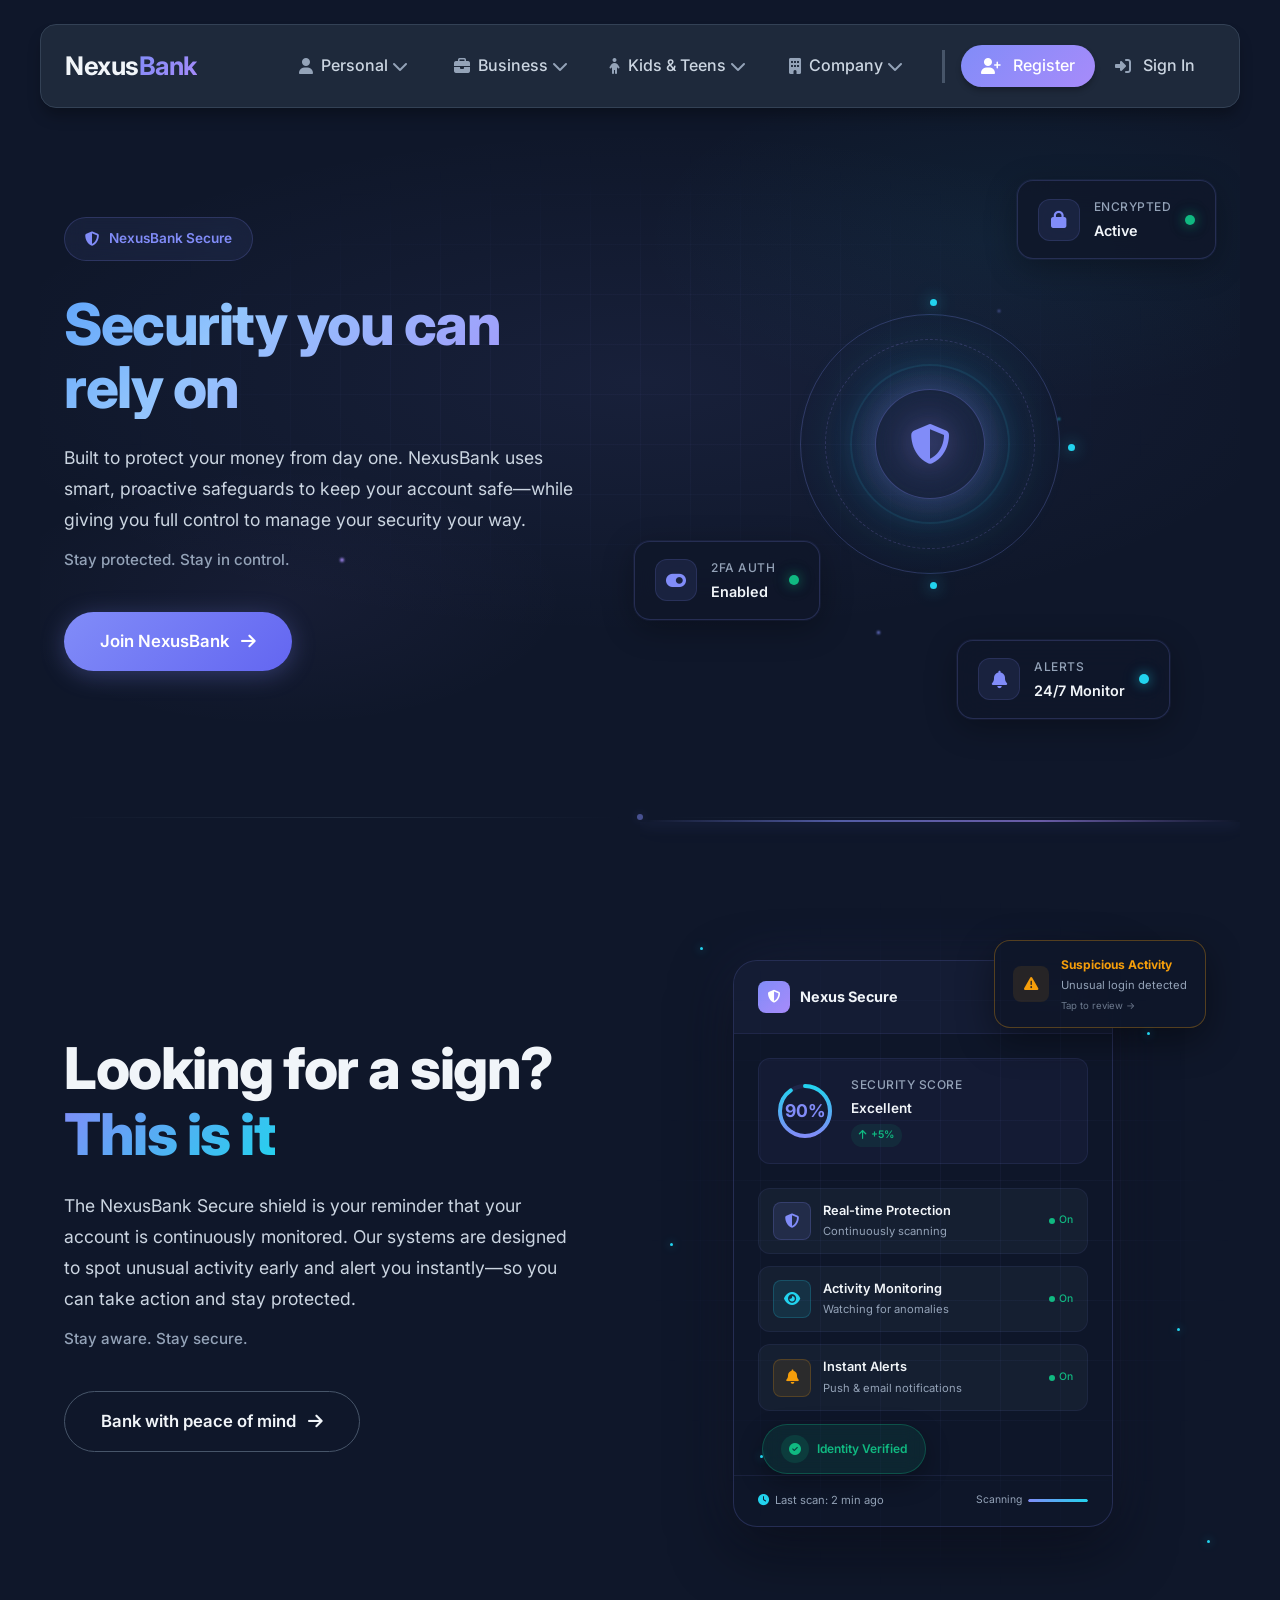
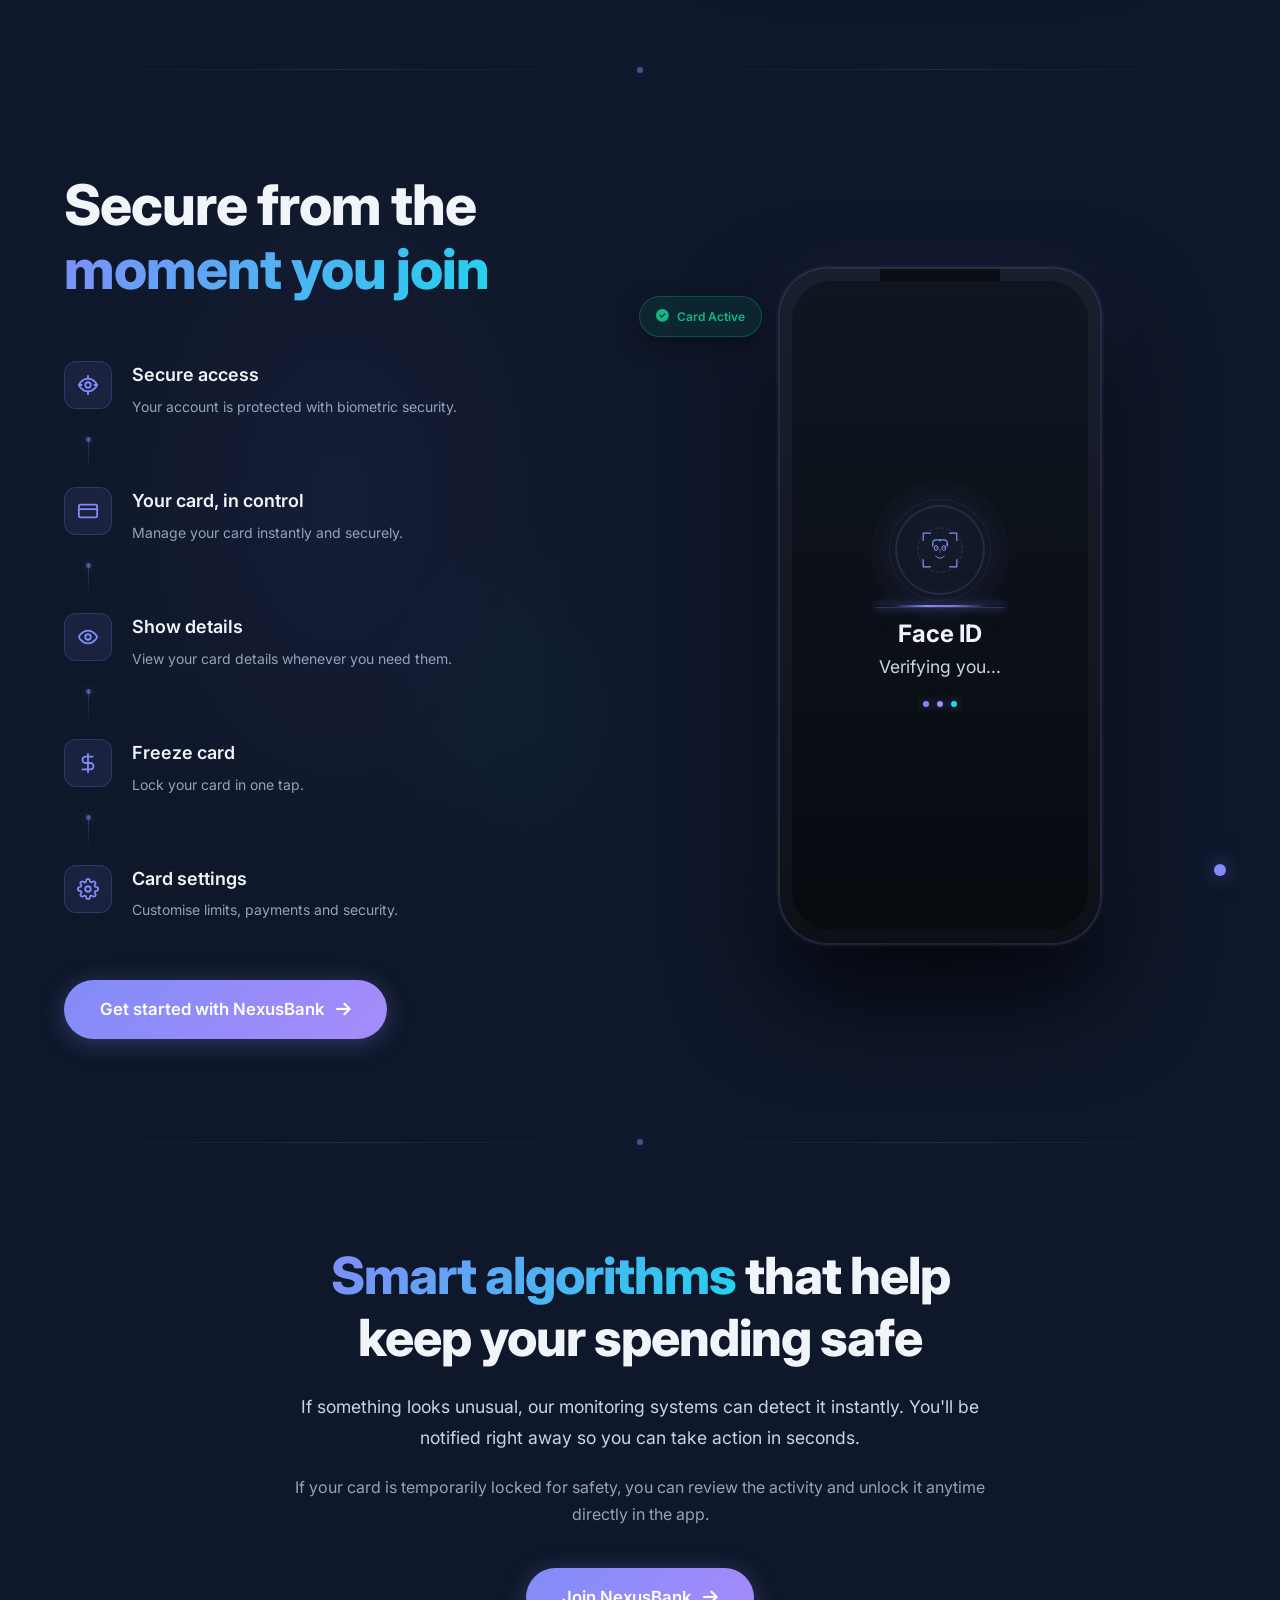
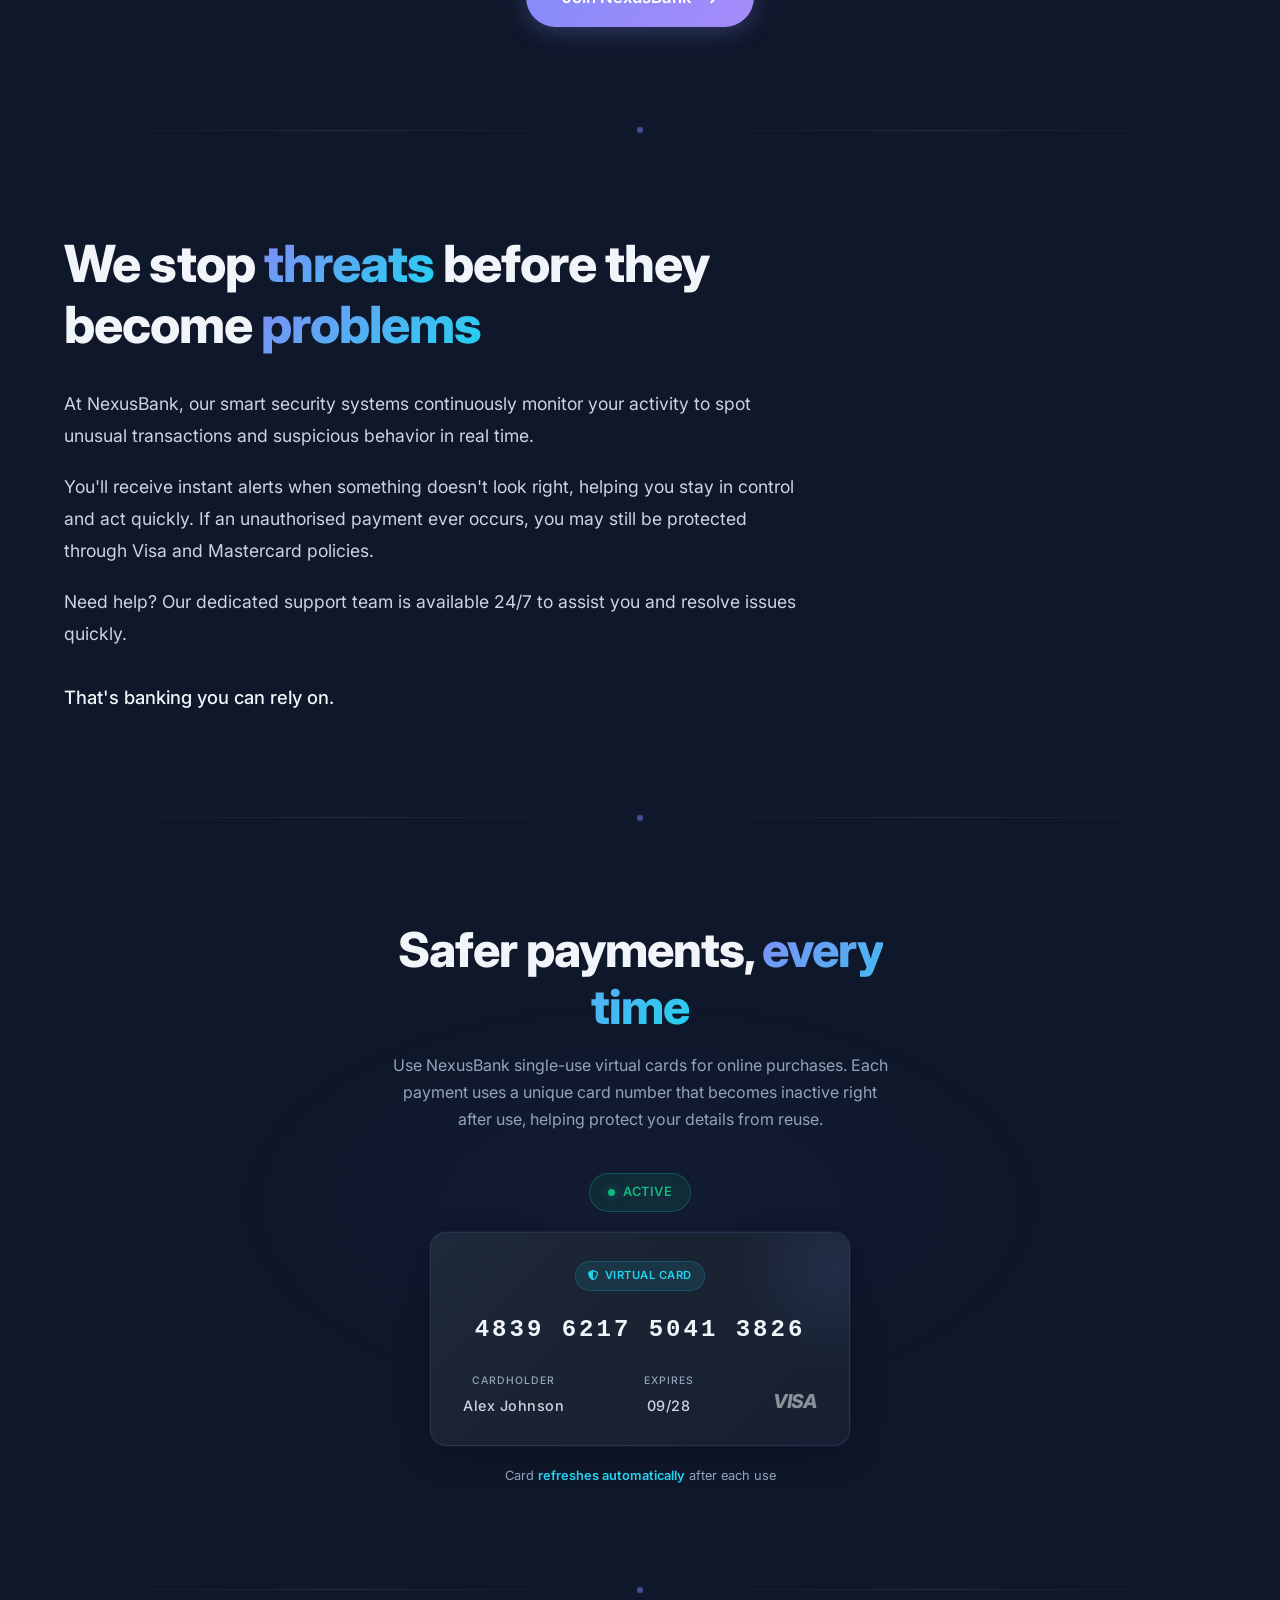
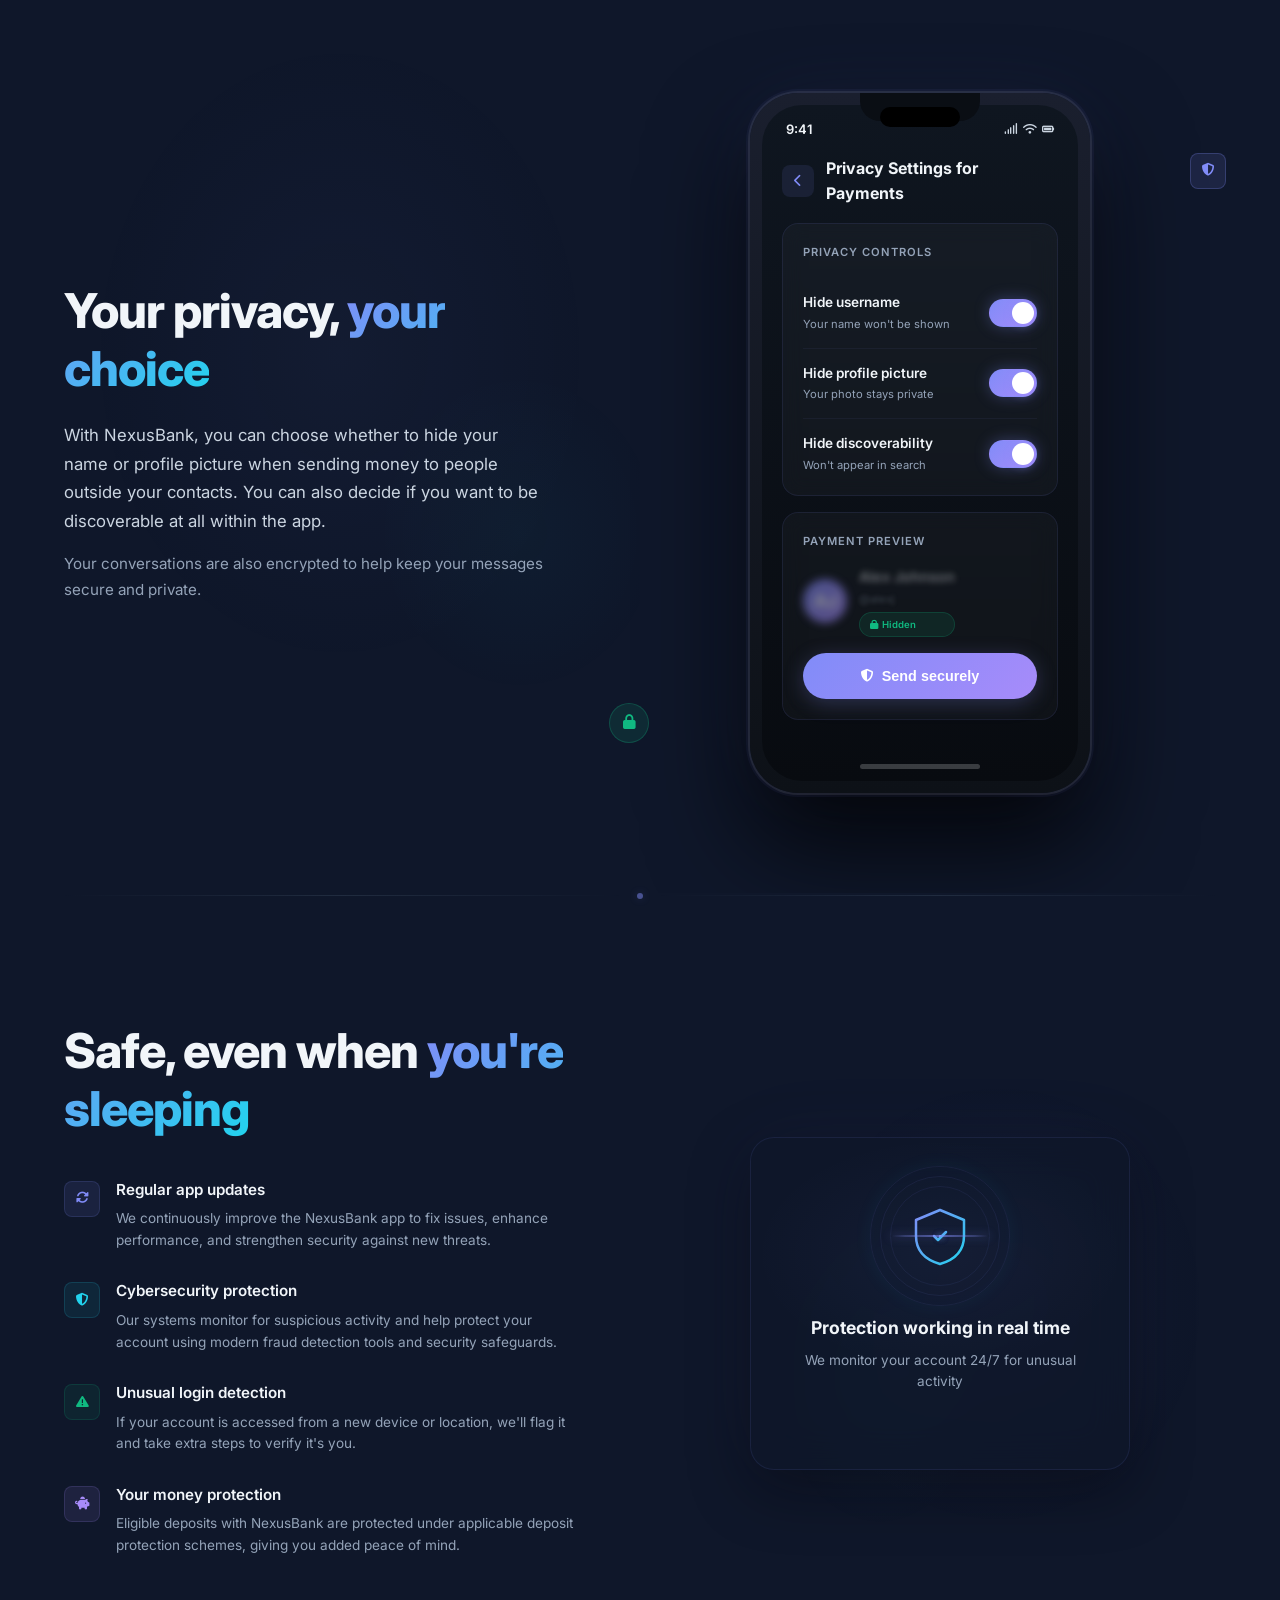
<file: NexusBank2026/personal/security/Security-&-Protection/How-We-Protect-Your-Money/index.html>
<!DOCTYPE html>
<html lang="en">
<head>
    <meta charset="UTF-8">
    <meta name="viewport" content="width=device-width, initial-scale=1.0">
    <title>NexusBank | Personal Accounts</title>
    
    <!-- Font Awesome -->
    <link rel="stylesheet" href="https://cdnjs.cloudflare.com/ajax/libs/font-awesome/6.4.0/css/all.min.css">
    
    <!-- Google Fonts -->
    <link href="https://fonts.googleapis.com/css2?family=Inter:wght@300;400;500;600;700;800&display=swap" rel="stylesheet">
    
    <style>
        /* ===== CSS VARIABLES ===== */
        :root {
            --primary: #818cf8;
            --primary-dark: #6366f1;
            --secondary: #a78bfa;
            --accent: #22d3ee;
            --bg-primary: #0f172a;
            --bg-secondary: #1e293b;
            --surface: #1e293b;
            --surface-elevated: #334155;
            --surface-hover: #475569;
            --text-primary: #f1f5f9;
            --text-secondary: #cbd5e1;
            --text-tertiary: #94a3b8;
            --border-light: #334155;
            --border-medium: #475569;
            --success: #10b981;
            --warning: #f59e0b;
            --error: #ef4444;
            --shadow-sm: 0 1px 2px 0 rgb(0 0 0 / 0.3);
            --shadow-md: 0 4px 6px -1px rgb(0 0 0 / 0.3);
            --shadow-lg: 0 10px 15px -3px rgb(0 0 0 / 0.3);
            --shadow-xl: 0 20px 25px -5px rgb(0 0 0 / 0.3);
            --shadow-2xl: 0 25px 50px -12px rgb(0 0 0 / 0.4);
            --radius-sm: 6px;
            --radius-md: 8px;
            --radius-lg: 12px;
            --radius-xl: 16px;
            --radius-2xl: 24px;
            --radius-3xl: 32px;
            --radius-full: 9999px;
            --space-xs: 4px;
            --space-sm: 8px;
            --space-md: 16px;
            --space-lg: 24px;
            --space-xl: 32px;
            --space-2xl: 48px;
            --transition-fast: 150ms cubic-bezier(0.4, 0, 0.2, 1);
            --transition-normal: 250ms cubic-bezier(0.4, 0, 0.2, 1);
            --transition-bounce: all 0.3s cubic-bezier(0.175, 0.885, 0.32, 1.275);
            --font-body: 'Inter', -apple-system, BlinkMacSystemFont, 'Segoe UI', Roboto, sans-serif;
        }

        * {
            margin: 0;
            padding: 0;
            box-sizing: border-box;
        }

        body {
    font-family: var(--font-body);
    background-color: var(--bg-primary);
    color: var(--text-primary);
    line-height: 1.6;
    padding-top: 94px;
    overflow-x: hidden;
}

        /* Focus indicators for keyboard users */
        :focus-visible {
            outline: 2px solid var(--primary);
            outline-offset: 2px;
            border-radius: var(--radius-sm);
        }

        /* ===== FLOATING NAVIGATION ===== */
        .floating-nav {
            position: fixed;
            top: var(--space-lg);
            left: 50%;
            transform: translateX(-50%);
            width: calc(100% - 2rem);
            max-width: 1200px;
            background: var(--surface);
            backdrop-filter: blur(10px);
            border: 1px solid var(--border-light);
            border-radius: var(--radius-xl);
            padding: 0 var(--space-lg);
            z-index: 1000;
            box-shadow: var(--shadow-lg);
            display: flex;
            align-items: center;
            justify-content: space-between;
            height: 84px;
        }

        .floating-nav .container {
            display: flex;
            align-items: center;
            justify-content: space-between;
            width: 100%;
            height: 100%;
            padding: 0;
            max-width: 1200px;
            margin: 0 auto;
        }

        .nav-brand {
            font-size: 1.6rem;
            font-weight: 700;
            color: var(--text-primary);
            letter-spacing: -0.5px;
            text-decoration: none;
            flex-shrink: 0;
            line-height: 1;
        }

        .nav-brand .accent {
            background: linear-gradient(135deg, var(--primary), var(--secondary));
            -webkit-background-clip: text;
            -webkit-text-fill-color: transparent;
            background-clip: text;
        }

        .nav-row {
            display: flex;
            align-items: center;
            gap: var(--space-xs);
            margin-left: auto;
            flex-wrap: nowrap;
        }

        .nav-item {
            display: flex;
            align-items: center;
            gap: 0.5rem;
            padding: 0.6rem 1.2rem;
            font-size: 1rem;
            font-family: var(--font-body);
            border-radius: 40px;
            transition: var(--transition-bounce);
            position: relative;
            text-decoration: none;
            color: var(--text-secondary);
            font-weight: 500;
            border: none;
            background: none;
            cursor: pointer;
            white-space: nowrap;
        }

        /* Fix for Issue #1: Button styling to match links */
        button.nav-item {
            font-family: var(--font-body);
            font-size: 1rem;
            font-weight: 500;
            line-height: 1.6;
            cursor: pointer;
            -webkit-appearance: none;
            -moz-appearance: none;
            appearance: none;
        }

        button.nav-item:focus {
            outline: none;
        }

        button.nav-item:focus-visible {
            outline: 2px solid var(--primary);
            outline-offset: 2px;
            border-radius: var(--radius-full);
        }

        button.nav-item.btn-primary {
            background: linear-gradient(135deg, var(--primary), var(--secondary));
        }

        .nav-item i {
            font-size: 1rem;
            transition: transform 0.2s ease;
            color: var(--text-tertiary);
        }

        .nav-item:hover {
            background: var(--surface-hover);
            transform: scale(1.05);
            color: var(--primary);
        }

        .nav-item:active {
            transform: scale(0.97);
            transition: transform 0.05s ease;
        }

        .nav-item:hover i {
            transform: translateY(-1px);
        }

        .nav-item.btn-primary {
            background: linear-gradient(135deg, var(--primary), var(--secondary));
            color: white;
            box-shadow: var(--shadow-md);
            padding: 0.5rem 1.25rem;
        }

        .nav-item.btn-primary i {
            color: white;
        }

        .nav-item.btn-primary:hover {
            transform: translateY(-1px);
            box-shadow: var(--shadow-lg);
        }

        .nav-item.btn-primary:active {
            transform: translateY(0);
            box-shadow: var(--shadow-sm);
        }

        .nav-item.btn-ghost {
            background: transparent;
            padding: 0.5rem 1.25rem;
        }

        .nav-item.btn-ghost:hover {
            background: var(--surface-hover);
            color: var(--primary);
        }

        .nav-item.btn-ghost:active {
            transform: scale(0.97);
        }

        .nav-spacer {
            width: 3px;
            height: 33px;
            background: var(--border-medium);
            margin: 0 var(--space-md);
            flex-shrink: 0;
        }

        .mobile-menu-btn {
            display: none;
            background: none;
            border: none;
            color: var(--text-secondary);
            font-size: 1.25rem;
            cursor: pointer;
            width: 44px;
            height: 44px;
            align-items: center;
            justify-content: center;
            margin-left: var(--space-sm);
            border-radius: var(--radius-md);
            transition: background var(--transition-fast);
        }

        .mobile-menu-btn:hover {
            background: var(--surface-hover);
        }

        .mobile-menu-btn:active {
            transform: scale(0.95);
        }

        /* ===== DROPDOWN MENU STYLES ===== */
        .nav-dropdown {
            position: relative;
        }

        .dropdown-toggle {
            display: flex;
            align-items: center;
            gap: var(--space-xs);
            cursor: pointer;
            text-decoration: none;
        }

        .dropdown-arrow {
            font-size: 0.75rem;
            transition: transform var(--transition-fast);
            color: var(--text-tertiary);
        }

        .nav-dropdown:hover .dropdown-arrow {
            transform: rotate(180deg);
            color: var(--primary);
        }

        .dropdown-menu {
            position: absolute;
            top: 100%;
            left: 50%;
            transform: translateX(-50%) translateY(10px);
            background: var(--surface);
            border: 1px solid var(--border-light);
            border-radius: var(--radius-xl);
            padding: var(--space-xl);
            box-shadow: var(--shadow-2xl);
            opacity: 0;
            visibility: hidden;
            transition: all var(--transition-normal);
            z-index: 1000;
            backdrop-filter: blur(10px);
            margin-top: var(--space-sm);
        }

        .nav-dropdown:hover .dropdown-menu {
            opacity: 1;
            visibility: visible;
            transform: translateX(-50%) translateY(0);
        }

        /* Personal Menu Positioning - FIXED */
        .personal-menu {
            min-width: min(1000px, 85vw);
            max-width: 1200px;
            left: 175%;
            transform: translateX(calc(-50% + 80px)) translateY(10px);
        }

        .nav-dropdown:hover .personal-menu {
            transform: translateX(calc(-50% + 80px)) translateY(0);
        }

        /* Business Menu Positioning - FIXED */
        .business-menu {
            min-width: min(1000px, 85vw);
            max-width: 1200px;
            left: 90%;
            transform: translateX(calc(-50% + 120px)) translateY(10px);
        }

        .nav-dropdown:hover .business-menu {
            transform: translateX(calc(-50% + 120px)) translateY(0);
        }

        /* Kids Menu Positioning */
        .kids-menu {
            min-width: min(500px, 90vw);
            left: 50%;
            transform: translateX(-50%) translateY(10px);
        }

        .nav-dropdown:hover .kids-menu {
            transform: translateX(-50%) translateY(0);
        }

        /* Company Menu Positioning */
        .company-menu {
            min-width: min(700px, 85vw);
            left: 50%;
            transform: translateX(calc(-50% + 40px)) translateY(10px);
        }

        .nav-dropdown:hover .company-menu {
            transform: translateX(calc(-50% + 40px)) translateY(0);
        }

        .dropdown-grid {
            display: grid;
            grid-template-columns: repeat(6, 1fr);
            gap: var(--space-lg);
        }

        .business-menu .dropdown-grid {
            grid-template-columns: repeat(6, 1fr);
        }

        .company-menu .dropdown-grid.two-columns {
            grid-template-columns: repeat(3, 1fr);
        }

        .dropdown-col {
            min-width: 0;
        }

        .dropdown-section-header {
            display: flex;
            align-items: center;
            gap: var(--space-xs);
            color: var(--text-tertiary);
            font-size: 0.75rem;
            font-weight: 600;
            text-transform: uppercase;
            letter-spacing: 0.5px;
            margin-bottom: var(--space-md);
            padding-bottom: var(--space-xs);
            border-bottom: 1px solid var(--border-light);
            cursor: default;
            pointer-events: none;
        }

        .dropdown-link {
            display: flex;
            align-items: center;
            gap: var(--space-sm);
            padding: var(--space-sm) var(--space-md);
            color: var(--text-secondary);
            text-decoration: none;
            font-size: 0.9rem;
            border-radius: var(--radius-md);
            transition: all var(--transition-fast);
            margin-bottom: 2px;
            cursor: pointer;
        }

        .dropdown-link:hover {
            background: var(--surface-hover);
            transform: translateX(5px);
            color: var(--text-primary);
        }

        .dropdown-link:active {
            transform: scale(0.98);
            background: var(--surface-elevated);
        }

        /* Kids Menu Cards */
        .kids-grid {
            display: grid;
            grid-template-columns: repeat(3, 1fr);
            gap: var(--space-md);
        }

        .kids-card {
            background: rgba(129, 140, 248, 0.05);
            border-radius: var(--radius-lg);
            padding: var(--space-md);
            text-align: center;
            text-decoration: none;
            display: block;
            transition: all 0.3s ease;
            border: 1px solid rgba(129, 140, 248, 0.2);
            cursor: pointer;
        }

        .kids-card:hover {
            background: rgba(129, 140, 248, 0.12);
            border-color: rgba(129, 140, 248, 0.5);
            transform: translateY(-2px);
        }

        .kids-card:active {
            transform: translateY(0);
            background: rgba(129, 140, 248, 0.2);
        }

        .kids-icon {
            width: 48px;
            height: 48px;
            background: linear-gradient(135deg, var(--primary), var(--secondary));
            border-radius: var(--radius-md);
            display: flex;
            align-items: center;
            justify-content: center;
            margin: 0 auto 12px auto;
        }

        .kids-icon i {
            font-size: 1.5rem;
            color: white;
        }

        .kids-title {
            font-weight: 600;
            font-size: 0.9rem;
            color: var(--text-primary);
            margin-bottom: 4px;
        }

        .kids-desc {
            font-size: 0.75rem;
            color: var(--text-tertiary);
            line-height: 1.3;
        }

        /* Plan Links */
        .plans-col {
            background: rgba(99, 102, 241, 0.1);
            border-radius: var(--radius-lg);
            padding: var(--space-md);
        }

        .plan-link {
            display: flex;
            align-items: center;
            justify-content: space-between;
            padding: var(--space-sm) var(--space-md);
            color: var(--text-secondary);
            text-decoration: none;
            border-radius: var(--radius-md);
            transition: all var(--transition-fast);
            margin-bottom: 2px;
            cursor: pointer;
        }

        .plan-link:hover {
            background: var(--surface-hover);
            transform: translateX(5px);
            color: var(--text-primary);
        }

        .plan-link:active {
            transform: scale(0.98);
        }

        .plan-name {
            font-weight: 500;
            font-size: 0.9rem;
        }

        .plan-price {
            font-size: 0.8rem;
            color: var(--text-tertiary);
            background: var(--surface);
            padding: 2px 8px;
            border-radius: var(--radius-full);
        }

        .mt-2 { margin-top: 8px; }
        .mt-3 { margin-top: 16px; }

        /* ===== MOBILE MENU STYLES ===== */
        .mobile-nav {
            display: none;
        }
        
        .mobile-menu-panel {
            display: none;
        }
        
        .mobile-tabs-container {
            padding: var(--space-md) var(--space-md) 0 var(--space-md);
            border-bottom: 1px solid var(--border-light);
            overflow-x: auto;
            overflow-y: hidden;
            white-space: nowrap;
            -webkit-overflow-scrolling: touch;
            scrollbar-width: none;
            -ms-overflow-style: none;
            flex-shrink: 0;
        }
        
        .mobile-tabs-container::-webkit-scrollbar {
            display: none;
        }
        
        .mobile-tabs {
            display: flex;
            flex-wrap: nowrap;
            gap: var(--space-sm);
            padding-bottom: var(--space-sm);
            min-width: min-content;
        }
        
        .mobile-tab {
            display: inline-flex;
            align-items: center;
            gap: var(--space-sm);
            padding: 0.75rem 1.25rem;
            background: transparent;
            border: none;
            color: var(--text-tertiary);
            font-weight: 500;
            font-size: 1rem;
            border-radius: var(--radius-full);
            cursor: pointer;
            transition: all var(--transition-fast);
            white-space: nowrap;
            border: 1px solid transparent;
            flex-shrink: 0;
        }
        
        .mobile-tab i {
            font-size: 1.1rem;
        }
        
        .mobile-tab.active {
            background: rgba(129, 140, 248, 0.15);
            color: var(--primary);
            border-color: rgba(129, 140, 248, 0.3);
        }
        
        .mobile-content-area {
            flex: 1;
            overflow-y: auto;
            padding: var(--space-lg) var(--space-md);
            -webkit-overflow-scrolling: touch;
        }
        
        .mobile-menu-section {
            display: none;
        }
        
        .mobile-menu-section.active {
            display: block;
        }
        
        .mobile-menu-list {
            list-style: none;
            margin: 0;
            padding: 0;
        }
        
        .mobile-menu-item {
            display: flex;
            align-items: center;
            padding: var(--space-md) 0;
            color: var(--text-primary);
            text-decoration: none;
            border-bottom: 1px solid var(--border-light);
            font-size: 1rem;
            transition: all var(--transition-fast);
            cursor: pointer;
        }
        
        .mobile-menu-item.has-children {
            justify-content: space-between;
        }
        
        .mobile-menu-item.has-children .arrow {
            color: var(--text-tertiary);
            font-size: 0.8rem;
            transition: transform var(--transition-fast);
        }
        
        .mobile-menu-item.has-children.open .arrow {
            transform: rotate(180deg);
        }
        
        .mobile-submenu {
            list-style: none;
            margin: 0 0 0 var(--space-lg);
            padding: 0;
            display: none;
        }
        
        .mobile-submenu.open {
            display: block;
        }
        
        .mobile-submenu .mobile-menu-item {
            padding: var(--space-sm) 0;
            border-bottom: none;
            color: var(--text-secondary);
            font-size: 0.95rem;
        }
        
        .mobile-menu-footer {
            padding: var(--space-lg) var(--space-md);
            border-top: 1px solid var(--border-light);
            background: var(--bg-secondary);
            display: flex;
            gap: var(--space-md);
            flex-shrink: 0;
        }
        
        .mobile-btn {
            flex: 1;
            padding: var(--space-md);
            border-radius: var(--radius-full);
            font-weight: 600;
            text-align: center;
            text-decoration: none;
            transition: all var(--transition-fast);
            border: none;
            cursor: pointer;
            font-size: 1rem;
        }
        
        .mobile-btn-login {
            background: transparent;
            color: var(--text-primary);
            border: 1px solid var(--border-medium);
        }
        
        .mobile-btn-login:hover,
        .mobile-btn-login:active {
            background: var(--surface-hover);
        }
        
        .mobile-btn-signup {
            background: linear-gradient(135deg, var(--primary), var(--secondary));
            color: white;
        }
        
        .mobile-btn-signup:hover,
        .mobile-btn-signup:active {
            opacity: 0.9;
            transform: scale(0.98);
        }
        
        body.menu-open {
            overflow: hidden;
        }

        /* Loading state for buttons */
        .btn-primary.loading,
        .btn-ghost.loading {
            position: relative;
            pointer-events: none;
            opacity: 0.7;
        }

        .btn-primary.loading::after,
        .btn-ghost.loading::after {
            content: '';
            position: absolute;
            width: 16px;
            height: 16px;
            top: 50%;
            right: 12px;
            transform: translateY(-50%);
            border: 2px solid white;
            border-top-color: transparent;
            border-radius: 50%;
            animation: spin 0.6s linear infinite;
        }

        /* Screen reader only class */
        .sr-only {
            position: absolute;
            width: 1px;
            height: 1px;
            padding: 0;
            margin: -1px;
            overflow: hidden;
            clip: rect(0, 0, 0, 0);
            white-space: nowrap;
            border-width: 0;
        }

        /* Page Content */
        .page-content {
            max-width: 1200px;
            margin: 0 auto;
            padding: 60px 24px;
            text-align: center;
        }

        h1 {
            font-size: 3rem;
            margin-bottom: 16px;
            background: linear-gradient(135deg, var(--primary), var(--accent));
            -webkit-background-clip: text;
            -webkit-text-fill-color: transparent;
            font-weight: 700;
        }

        p {
            color: var(--text-secondary);
            font-size: 1.1rem;
        }

        /* Drag and Drop Styles */
        .dropdown-link[draggable="true"]:active, 
        .plan-link[draggable="true"]:active,
        .kids-card[draggable="true"]:active {
            cursor: grabbing;
        }
        
        .drag-over {
            background: rgba(129, 140, 248, 0.3);
            transform: scale(1.02);
        }
        
        .button-updated {
            animation: pulse 0.3s ease;
        }
        
        @keyframes pulse {
            0% { transform: scale(1); }
            50% { transform: scale(1.05); background: var(--primary); color: white; }
            100% { transform: scale(1); }
        }

        /* Lazy loading animation */
        .dropdown-menu {
            transition: opacity 0.3s ease, visibility 0.3s ease, transform 0.3s ease;
        }

        .dropdown-menu.loading {
            position: relative;
            min-height: 200px;
        }

        .dropdown-menu.loading::after {
            content: '';
            position: absolute;
            top: 50%;
            left: 50%;
            width: 40px;
            height: 40px;
            margin: -20px 0 0 -20px;
            border: 3px solid var(--border-light);
            border-top-color: var(--primary);
            border-radius: 50%;
            animation: spin 0.6s linear infinite;
        }

        @keyframes fadeIn {
            from { opacity: 0; transform: translateY(-10px); }
            to { opacity: 1; transform: translateY(0); }
        }

        @keyframes spin {
            to { transform: rotate(360deg); }
        }

     
/* ===== DEFAULT (FULL SIZE) - Icons + Text ===== */
.nav-item i {
    margin-right: var(--space-xs);
}

/* ===== MEDIUM SIZE - Text Only, Hide Icons ===== */
/* ===== DEFAULT (FULL SIZE) - Above 1150px: Icons + Text ===== */
/* This is the default state - no media query needed */

/* ===== MEDIUM SIZE - 901px to 1150px: Text Only, Hide Icons ===== */
@media (max-width: 1150px) and (min-width: 901px) {
    .nav-item i {
        display: none !important;
    }
    
    .nav-item span {
        display: inline-block !important;
    }
    
    .nav-item.btn-primary i {
        display: none !important;
    }
    
    .nav-item.btn-primary span {
        display: inline-block !important;
    }
    
    /* Dropdown positioning for medium screens */
    .nav-dropdown .dropdown-menu {
        min-width: 70vw;
        max-width: 85vw;
        left: auto !important;
        right: 0 !important;
        transform: translateY(10px) !important;
        max-height: 80vh;
        overflow-y: auto;
        overflow-x: hidden;
    }
    
    .nav-dropdown:hover .dropdown-menu {
        transform: translateY(0) !important;
    }
    
    .personal-menu,
    .business-menu,
    .company-menu,
    .kids-menu {
        left: auto !important;
        right: 0 !important;
        transform: translateY(10px) !important;
        min-width: 300px !important;
        max-width: 400px !important;
    }
    
    .nav-dropdown:hover .personal-menu,
    .nav-dropdown:hover .business-menu,
    .nav-dropdown:hover .company-menu,
    .nav-dropdown:hover .kids-menu {
        transform: translateY(0) !important;
    }
    
    .nav-dropdown .dropdown-grid {
        grid-template-columns: 1fr !important;
        gap: var(--space-md);
    }
    
    .business-menu .dropdown-grid {
        grid-template-columns: 1fr !important;
    }
    
    .dropdown-menu {
        overflow-x: hidden !important;
    }
    
    .dropdown-menu * {
        max-width: 100%;
    }
    
    .nav-row {
        overflow: visible !important;
    }
    
    .floating-nav {
        overflow: visible !important;
    }
}

@media (max-width: 900px) {
    /* Fix icon centering */
    .nav-item {
        display: flex !important;
        align-items: center !important;
        justify-content: center !important;
        padding: 0 !important;
        margin: 0 !important;
        aspect-ratio: 1 / 1;
    }
    
    .nav-item i {
        display: inline-block !important;
        font-size: 1.35rem !important; /* Slightly smaller than 1.5rem */
        margin: 0 !important;
        line-height: 1;
    }
    
    .nav-item span {
        display: none !important;
    }
    
    .nav-item.btn-primary {
        padding: 0 !important;
    }
    
    .nav-item.btn-primary i {
        display: inline-block !important;
        font-size: 1.35rem !important; /* Slightly smaller than 1.5rem */
        margin: 0 !important;
    }
    
    .nav-item.btn-primary span {
        display: none !important;
    }
    
    /* ===== LOGO LEFT + ICONS EDGE-TO-EDGE WITH SPACING ===== */
    .floating-nav .container {
        display: flex !important;
        align-items: center !important;
        justify-content: flex-start !important;
        width: 100% !important;
    }
    
    /* Logo stays on far left with right margin for spacing */
    .nav-brand {
        flex-shrink: 0 !important;
        margin-right: 2rem !important;
    }
    
    /* Nav menu takes remaining space and fills to right edge */
    .nav-menu {
        flex: 1 !important;
        display: flex !important;
        justify-content: flex-end !important;
    }
    
    /* Nav list spans full width with space-between */
    .nav-menu ul,
    .nav-list,
    .nav-row {
        display: flex !important;
        justify-content: space-between !important;
        width: 100% !important;
        margin: 0 !important;
        padding: 0 !important;
        gap: 0 !important;
    }
    
    /* List items */
    .nav-menu li,
    .nav-list li {
        margin: 0 !important;
        padding: 0 !important;
    }
    
    /* Override any existing nav-row margins */
    .nav-row {
        margin-left: 0 !important;
    }
}



/* ===== SMALL SIZE - 900px and below: Icons Only, Hide Text ===== */
@media (max-width: 900px) and (min-width: 769px) {
    .nav-item i {
        display: inline-block !important;
        font-size: 1.125rem;
        margin-right: 0 !important;
    }
    
    .nav-item span {
        display: none !important;
    }
    
    .nav-item.btn-primary i {
        display: inline-block !important;
        margin: 0 !important;
    }
    
    .nav-item.btn-primary span {
        display: none !important;
    }
    
    /* FIX: Make dropdowns behave exactly like medium screens - single column */
    .nav-dropdown {
        position: relative !important;
    }
    
    .nav-dropdown .dropdown-menu {
        min-width: 300px !important;
        max-width: 400px !important;
        left: 0 !important;
        right: auto !important;
        transform: translateY(10px) !important;
        max-height: 80vh;
        overflow-y: auto;
        overflow-x: hidden;
        padding: var(--space-lg) !important;
    }
    
    .nav-dropdown:hover .dropdown-menu {
        transform: translateY(0) !important;
    }
    
    .personal-menu,
    .business-menu,
    .company-menu,
    .kids-menu {
        left: 0 !important;
        right: auto !important;
        transform: translateY(10px) !important;
        min-width: 300px !important;
        max-width: 400px !important;
    }
    
    .nav-dropdown:hover .personal-menu,
    .nav-dropdown:hover .business-menu,
    .nav-dropdown:hover .company-menu,
    .nav-dropdown:hover .kids-menu {
        transform: translateY(0) !important;
    }
    
    /* SINGLE COLUMN GRID - Same as medium screens */
    .nav-dropdown .dropdown-grid {
        grid-template-columns: 1fr !important;
        gap: var(--space-md);
    }
    
    .business-menu .dropdown-grid {
        grid-template-columns: 1fr !important;
    }
    
    .company-menu .dropdown-grid.two-columns {
        grid-template-columns: 1fr !important;
    }
    
    /* Kids menu also single column */
    .kids-grid {
        grid-template-columns: 1fr !important;
    }
    
    .dropdown-menu {
        overflow-x: hidden !important;
    }
    
    .dropdown-menu * {
        max-width: 100%;
    }
    
    .nav-row {
        overflow: visible !important;
    }
    
    .floating-nav {
        overflow: visible !important;
    }
    
    /* Hide section headers that might be empty or redundant */
    .dropdown-section-header {
        font-size: 0.7rem !important;
        padding-bottom: var(--space-xs) !important;
        margin-bottom: var(--space-sm) !important;
    }
    
    /* Make dropdown links more compact */
    .dropdown-link,
    .plan-link {
        padding: var(--space-sm) var(--space-md) !important;
        font-size: 0.9rem !important;
    }
    
    /* Plans column styling */
    .plans-col {
        background: rgba(99, 102, 241, 0.1);
        border-radius: var(--radius-lg);
        padding: var(--space-md);
        margin-top: var(--space-md);
    }
    
    /* Active state for click-based dropdown toggle */
    .nav-dropdown.active .dropdown-menu {
        opacity: 1 !important;
        visibility: visible !important;
        pointer-events: auto !important;
        transform: translateY(0) !important;
    }
    
    .nav-dropdown.active .dropdown-toggle {
        background: var(--surface-hover) !important;
        color: var(--primary) !important;
    }
    
    /* Prevent hover from interfering on touch devices */
    @media (hover: none) and (pointer: coarse) {
        .nav-dropdown:hover .dropdown-menu {
            opacity: 0 !important;
            visibility: hidden !important;
            pointer-events: none !important;
        }
        
        .nav-dropdown.active .dropdown-menu,
        .nav-dropdown.active:hover .dropdown-menu {
            opacity: 1 !important;
            visibility: visible !important;
            pointer-events: auto !important;
            transform: translateY(0) !important;
        }
    }
}

/* ===== EXTRA SMALL - 800px and below: Keep Icons Only ===== */
@media (max-width: 800px) {
    .nav-dropdown .dropdown-menu {
        min-width: 260px;
        max-width: calc(100vw - 24px);
        max-height: 70vh;
        padding: var(--space-md);
    }
    
    .dropdown-link,
    .plan-link {
        padding: var(--space-xs) var(--space-sm);
    }
    
    .plan-name {
        font-size: 0.8rem;
    }
    
    .plan-price {
        font-size: 0.7rem;
    }
    
    .dropdown-section-header {
        font-size: 0.65rem;
    }
    
    .kids-grid {
        grid-template-columns: repeat(auto-fit, minmax(140px, 1fr));
    }
    
    .kids-card {
        white-space: normal;
        word-break: break-word;
    }
    
    .dropdown-menu * {
        max-width: 100%;
        box-sizing: border-box;
    }
}

/* ===== MOBILE MENU - 768px and below ===== */
@media (max-width: 768px) {
    .floating-nav {
        display: none;
    }

    .mobile-nav {
        position: fixed;
        top: 0;
        left: 0;
        right: 0;
        background: var(--surface);
        backdrop-filter: blur(10px);
        border-bottom: 1px solid var(--border-light);
        padding: var(--space-md) var(--space-lg);
        z-index: 1000;
        display: flex;
        align-items: center;
        justify-content: space-between;
        height: 70px;
        box-sizing: border-box;
    }

    .mobile-nav .nav-brand {
        font-size: 1.5rem;
        white-space: nowrap;
        overflow: hidden;
        text-overflow: ellipsis;
        max-width: 70%;
    }

    .mobile-menu-btn {
        display: flex;
        align-items: center;
        justify-content: center;
        width: 44px;
        height: 44px;
        background: transparent;
        border: none;
        color: var(--text-secondary);
        font-size: 1.5rem;
        cursor: pointer;
        border-radius: var(--radius-md);
        transition: background var(--transition-fast);
        flex-shrink: 0;
    }

    .mobile-menu-btn:hover {
        background: var(--surface-hover);
    }

    .mobile-menu-btn:active {
        transform: scale(0.95);
    }

    .mobile-menu-panel {
        position: fixed;
        top: 70px;
        left: 0;
        right: 0;
        bottom: 0;
        background: var(--bg-secondary);
        z-index: 999;
        display: none;
        flex-direction: column;
        overflow: hidden;
        border-top: 1px solid var(--border-light);
        max-width: 100vw;
        box-sizing: border-box;
    }

    .mobile-menu-panel.active {
        display: flex;
    }

    .mobile-tabs-container {
        padding: var(--space-md) var(--space-sm) 0 var(--space-sm);
        border-bottom: 1px solid var(--border-light);
        overflow-x: auto;
        overflow-y: hidden;
        white-space: nowrap;
        -webkit-overflow-scrolling: touch;
        scrollbar-width: none;
        -ms-overflow-style: none;
        flex-shrink: 0;
    }

    .mobile-tabs-container::-webkit-scrollbar {
        display: none;
    }

    .mobile-tabs {
        display: flex;
        flex-wrap: nowrap;
        gap: var(--space-xs);
        padding-bottom: var(--space-sm);
        min-width: min-content;
    }

    .mobile-tab {
        display: inline-flex;
        align-items: center;
        gap: var(--space-sm);
        padding: 0.75rem 1.25rem;
        background: transparent;
        border: none;
        color: var(--text-tertiary);
        font-weight: 500;
        font-size: 1rem;
        border-radius: var(--radius-full);
        cursor: pointer;
        transition: all var(--transition-fast);
        white-space: nowrap;
        border: 1px solid transparent;
        flex-shrink: 0;
        min-height: 44px;
    }

    .mobile-tab i {
        font-size: 1.1rem;
        pointer-events: none;
    }

    .mobile-tab.active {
        background: rgba(129, 140, 248, 0.15);
        color: var(--primary);
        border-color: rgba(129, 140, 248, 0.3);
    }

    .mobile-content-area {
        flex: 1;
        overflow-y: auto;
        overflow-x: hidden;
        padding: var(--space-lg) var(--space-md);
        -webkit-overflow-scrolling: touch;
        max-width: 100%;
        box-sizing: border-box;
        scrollbar-width: thin;
    }

    .mobile-content-area::-webkit-scrollbar {
        width: 5px;
    }

    .mobile-content-area::-webkit-scrollbar-thumb {
        background: var(--primary);
        border-radius: var(--radius-full);
    }

    .mobile-menu-section {
        display: none;
    }

    .mobile-menu-section.active {
        display: block;
    }

    .mobile-menu-list {
        max-width: 100%;
        list-style: none;
        margin: 0;
        padding: 0;
    }

    .mobile-menu-item {
        display: flex;
        align-items: center;
        min-height: 48px;
        max-width: 100%;
        padding: var(--space-sm) 0;
        color: var(--text-primary);
        text-decoration: none;
        border-bottom: 1px solid var(--border-light);
        font-size: 1rem;
        transition: all var(--transition-fast);
        cursor: pointer;
        word-wrap: break-word;
        white-space: normal;
        box-sizing: border-box;
    }

    .mobile-menu-item.has-children {
        justify-content: space-between;
    }

    .mobile-menu-item.has-children .arrow {
        color: var(--text-tertiary);
        font-size: 0.8rem;
        transition: transform var(--transition-fast);
        flex-shrink: 0;
        margin-left: var(--space-md);
    }

    .mobile-menu-item.has-children.open .arrow {
        transform: rotate(180deg);
    }

    .mobile-submenu {
        list-style: none;
        margin: 0 0 0 var(--space-lg);
        padding: 0;
        display: none;
        max-width: 100%;
        box-sizing: border-box;
    }

    .mobile-submenu.open {
        display: block;
    }

    .mobile-submenu .mobile-menu-item {
        padding: var(--space-xs) 0;
        border-bottom: none;
        color: var(--text-secondary);
        font-size: 0.95rem;
        min-height: 40px;
    }

    .mobile-menu-footer {
        padding: var(--space-lg) var(--space-md);
        padding-bottom: max(var(--space-lg), env(safe-area-inset-bottom));
        border-top: 1px solid var(--border-light);
        background: var(--bg-secondary);
        display: flex;
        gap: var(--space-md);
        flex-shrink: 0;
        box-sizing: border-box;
    }

    .mobile-btn {
        flex: 1;
        padding: var(--space-md) var(--space-sm);
        border-radius: var(--radius-full);
        font-weight: 600;
        text-align: center;
        text-decoration: none;
        transition: all var(--transition-fast);
        border: none;
        cursor: pointer;
        font-size: 1rem;
        min-height: 48px;
        display: flex;
        align-items: center;
        justify-content: center;
        white-space: nowrap;
        overflow: hidden;
        text-overflow: ellipsis;
        box-sizing: border-box;
    }

    .mobile-btn-login {
        background: transparent;
        color: var(--text-primary);
        border: 1px solid var(--border-medium);
    }

    .mobile-btn-login:hover,
    .mobile-btn-login:active {
        background: var(--surface-hover);
    }

    .mobile-btn-signup {
        background: linear-gradient(135deg, var(--primary), var(--secondary));
        color: white;
    }

    .mobile-btn-signup:hover,
    .mobile-btn-signup:active {
        opacity: 0.9;
        transform: scale(0.98);
    }

    body {
        padding-top: 70px;
        overflow-x: hidden;
    }

    body.menu-open {
        overflow: hidden;
    }

    .page-content {
        padding-top: 90px;
        padding-left: var(--space-md);
        padding-right: var(--space-md);
        overflow-x: hidden;
        box-sizing: border-box;
    }

    h1 {
        font-size: 2.5rem;
        word-wrap: break-word;
    }

    * {
        max-width: 100%;
    }
}

/* ===== VERY SMALL - 375px and below ===== */
@media (max-width: 375px) {
    .mobile-tab {
        padding: 0.5rem 0.75rem;
        font-size: 0.8rem;
        gap: 0.4rem;
    }

    .mobile-tab i {
        font-size: 0.85rem;
    }

    .mobile-menu-item {
        font-size: 0.9rem;
        min-height: 44px;
        padding: var(--space-xs) 0;
    }

    .mobile-submenu .mobile-menu-item {
        font-size: 0.85rem;
    }

    .mobile-btn {
        font-size: 0.8rem;
        padding: 10px var(--space-xs);
        min-height: 44px;
        white-space: nowrap;
        overflow: hidden;
        text-overflow: ellipsis;
    }

    .mobile-nav .nav-brand {
        font-size: 1.25rem;
        max-width: 65%;
    }

    .mobile-content-area {
        padding: var(--space-md) var(--space-sm);
    }

    .mobile-submenu {
        margin-left: var(--space-md);
    }

    .mobile-tabs-container {
        padding: var(--space-sm) var(--space-xs) 0 var(--space-xs);
    }

    .mobile-menu-footer {
        padding: var(--space-md) var(--space-sm);
        padding-bottom: max(var(--space-md), env(safe-area-inset-bottom));
        gap: var(--space-sm);
    }

    h1 {
        font-size: 2rem;
    }

    .mobile-menu-panel,
    .mobile-content-area,
    .mobile-menu-list,
    .mobile-submenu {
        max-width: 100vw;
        overflow-x: hidden;
    }

    .mobile-menu-item span,
    .mobile-menu-item {
        word-break: break-word;
    }

    .mobile-menu-btn {
        width: 40px;
        height: 40px;
        font-size: 1.3rem;
    }
}

/* ===== HOVER FALLBACK ===== */
@media (hover: hover) {
    .nav-dropdown:hover .dropdown-menu {
        opacity: 1 !important;
        visibility: visible !important;
    }

    @media (max-width: 1150px) and (min-width: 901px) {
        .nav-dropdown:hover .dropdown-menu,
        .nav-dropdown:hover .personal-menu,
        .nav-dropdown:hover .business-menu,
        .nav-dropdown:hover .company-menu,
        .nav-dropdown:hover .kids-menu {
            transform: translateY(0) !important;
        }
    }

    @media (max-width: 900px) {
        .nav-dropdown:hover .dropdown-menu,
        .nav-dropdown:hover .personal-menu,
        .nav-dropdown:hover .business-menu,
        .nav-dropdown:hover .company-menu,
        .nav-dropdown:hover .kids-menu {
            transform: translateY(0) !important;
        }
    }

    @media (min-width: 1151px) {
        .nav-dropdown:hover .personal-menu {
            transform: translateX(calc(-50% + 80px)) translateY(0) !important;
        }

        .nav-dropdown:hover .business-menu {
            transform: translateX(calc(-50% + 120px)) translateY(0) !important;
        }

        .nav-dropdown:hover .kids-menu {
            transform: translateX(-50%) translateY(0) !important;
        }

        .nav-dropdown:hover .company-menu {
            transform: translateX(calc(-50% + 40px)) translateY(0) !important;
        }
    }
}
         
/* ===== SMALL SIZE - 900px and below: Icons Only, Hide Text ===== */
@media (max-width: 900px) and (min-width: 769px) {
    /* Fix icon centering */
    .nav-item {
        display: flex !important;
        align-items: center !important;
        justify-content: center !important;
        padding: 0.6rem !important;
        aspect-ratio: 1 / 1;
    }
    
    .nav-item i {
        display: inline-block !important;
        font-size: 1.125rem;
        margin: 0 !important;
        line-height: 1;
    }
    
    .nav-item span {
        display: none !important;
    }
    
    .nav-item.btn-primary {
        padding: 0.6rem !important;
    }
    
    .nav-item.btn-primary i {
        display: inline-block !important;
        margin: 0 !important;
    }
    
    .nav-item.btn-primary span {
        display: none !important;
    }
    
    /* Keep the rest of your existing styles for this breakpoint... */
    /* (dropdown positioning, grid layouts, tooltips, etc.) */
}

/* Extra small screens - smaller tooltips */
@media (max-width: 800px) and (min-width: 769px) {
    .nav-item::after {
        font-size: 0.7rem;
        padding: 4px 8px;
        bottom: -36px;
    }
}

/* ===== NEXUSBANK SECURE SECTION - ENHANCED ===== */
.secure-section {
    position: relative;
    max-width: 1200px;
    margin: 0 auto;
    padding: 40px 24px 60px;
    overflow: hidden;
    min-height: 80vh;
    display: flex;
    align-items: center;
}

/* Animated gradient background */
.secure-bg-gradient {
    position: absolute;
    inset: 0;
    background: 
        radial-gradient(ellipse 80% 50% at 50% 40%, rgba(129, 140, 248, 0.08) 0%, transparent 70%),
        radial-gradient(ellipse 50% 40% at 80% 20%, rgba(34, 211, 238, 0.05) 0%, transparent 60%),
        radial-gradient(ellipse 40% 30% at 20% 70%, rgba(167, 139, 250, 0.05) 0%, transparent 60%);
    animation: bgPulse 8s ease-in-out infinite;
}

@keyframes bgPulse {
    0%, 100% { opacity: 0.8; }
    50% { opacity: 1; }
}

/* Grid overlay */
.secure-bg-grid {
    position: absolute;
    inset: 0;
    background-image: 
        linear-gradient(rgba(129, 140, 248, 0.04) 1px, transparent 1px),
        linear-gradient(90deg, rgba(129, 140, 248, 0.04) 1px, transparent 1px);
    background-size: 50px 50px;
    mask-image: radial-gradient(ellipse 70% 50% at 50% 40%, black 25%, transparent 65%);
    -webkit-mask-image: radial-gradient(ellipse 70% 50% at 50% 40%, black 25%, transparent 65%);
    animation: gridDrift 15s linear infinite;
}

@keyframes gridDrift {
    0% { background-position: 0 0; }
    100% { background-position: 50px 25px; }
}

/* Floating particles */
.secure-particles {
    position: absolute;
    inset: 0;
    pointer-events: none;
}

.secure-particle {
    position: absolute;
    border-radius: 50%;
    filter: blur(1px);
}

.particle-a { width: 3px; height: 3px; background: var(--accent); top: 20%; left: 15%; animation: particleFloat1 6s ease-in-out infinite; }
.particle-b { width: 2px; height: 2px; background: var(--primary); top: 30%; right: 20%; animation: particleFloat2 7s ease-in-out infinite 0.5s; }
.particle-c { width: 4px; height: 4px; background: var(--secondary); bottom: 35%; left: 25%; animation: particleFloat3 8s ease-in-out infinite 1s; }
.particle-d { width: 2px; height: 2px; background: var(--accent); top: 45%; right: 15%; animation: particleFloat1 9s ease-in-out infinite 1.5s; }
.particle-e { width: 3px; height: 3px; background: var(--primary); bottom: 25%; right: 30%; animation: particleFloat2 6.5s ease-in-out infinite 2s; }
.particle-f { width: 2px; height: 2px; background: var(--secondary); top: 55%; left: 8%; animation: particleFloat3 7.5s ease-in-out infinite 0.8s; }

@keyframes particleFloat1 {
    0%, 100% { transform: translate(0, 0) scale(1); opacity: 0; }
    20% { opacity: 0.8; }
    50% { transform: translate(30px, -50px) scale(2.5); opacity: 0.4; }
    80% { opacity: 0.8; }
}

@keyframes particleFloat2 {
    0%, 100% { transform: translate(0, 0) scale(1); opacity: 0; }
    25% { opacity: 0.7; }
    60% { transform: translate(-25px, -60px) scale(3); opacity: 0.3; }
    85% { opacity: 0.7; }
}

@keyframes particleFloat3 {
    0%, 100% { transform: translate(0, 0) scale(1); opacity: 0; }
    30% { opacity: 0.6; }
    55% { transform: translate(20px, -45px) scale(2); opacity: 0.5; }
    90% { opacity: 0.6; }
}

/* Container */
.secure-container {
    position: relative;
    z-index: 2;
    display: flex;
    align-items: center;
    justify-content: space-between;
    gap: 60px;
    width: 100%;
}

/* Left Content */
.secure-content {
    flex: 1;
    max-width: 520px;
    z-index: 3;
}

.secure-badge {
    display: inline-flex;
    align-items: center;
    gap: 10px;
    background: rgba(129, 140, 248, 0.08);
    border: 1px solid rgba(129, 140, 248, 0.2);
    color: var(--primary);
    font-size: 0.85rem;
    font-weight: 600;
    padding: 10px 20px;
    border-radius: var(--radius-full);
    margin-bottom: 32px;
    backdrop-filter: blur(10px);
    animation: badgeIn 0.8s cubic-bezier(0.175, 0.885, 0.32, 1.275) forwards;
}

.secure-badge i {
    font-size: 0.9rem;
    animation: iconShimmer 2s ease-in-out infinite;
}

@keyframes iconShimmer {
    0%, 100% { opacity: 0.7; }
    50% { opacity: 1; }
}

@keyframes badgeIn {
    from { opacity: 0; transform: translateY(10px) scale(0.95); }
    to { opacity: 1; transform: translateY(0) scale(1); }
}

.secure-headline {
    font-size: clamp(2.5rem, 4.5vw, 4rem);
    font-weight: 800;
    line-height: 1.1;
    margin-bottom: 24px;
    background: linear-gradient(135deg, #60a5fa 0%, #93c5fd 30%, #a78bfa 100%);
    -webkit-background-clip: text;
    -webkit-text-fill-color: transparent;
    background-clip: text;
    letter-spacing: -1.5px;
    animation: headlineIn 0.8s cubic-bezier(0.175, 0.885, 0.32, 1.275) 0.1s forwards;
    opacity: 0;
}

@keyframes headlineIn {
    from { opacity: 0; transform: translateY(30px); }
    to { opacity: 1; transform: translateY(0); }
}

.secure-description {
    font-size: 1.1rem;
    color: var(--text-secondary);
    line-height: 1.75;
    margin-bottom: 12px;
    animation: textIn 0.8s ease 0.25s forwards;
    opacity: 0;
}

.secure-subtext {
    font-size: 0.95rem;
    color: var(--text-tertiary);
    font-weight: 500;
    margin-bottom: 40px;
    animation: textIn 0.8s ease 0.35s forwards;
    opacity: 0;
}

@keyframes textIn {
    from { opacity: 0; transform: translateY(20px); }
    to { opacity: 1; transform: translateY(0); }
}

/* CTA Button */
.secure-cta {
    display: inline-flex;
    align-items: center;
    gap: 12px;
    background: linear-gradient(135deg, #818cf8 0%, #6366f1 50%, #a78bfa 100%);
    background-size: 200% 200%;
    color: white;
    font-size: 1.05rem;
    font-weight: 600;
    padding: 16px 36px;
    border-radius: var(--radius-full);
    text-decoration: none;
    transition: all 0.4s cubic-bezier(0.175, 0.885, 0.32, 1.275);
    box-shadow: 0 4px 24px rgba(129, 140, 248, 0.3), 0 0 0 0 rgba(129, 140, 248, 0.4);
    animation: ctaIn 0.8s cubic-bezier(0.175, 0.885, 0.32, 1.275) 0.45s forwards, shimmer 3s ease-in-out infinite;
    opacity: 0;
    border: none;
    cursor: pointer;
    position: relative;
    overflow: hidden;
}

.secure-cta::before {
    content: '';
    position: absolute;
    top: 0;
    left: -100%;
    width: 100%;
    height: 100%;
    background: linear-gradient(90deg, transparent, rgba(255,255,255,0.15), transparent);
    transition: left 0.5s;
}

.secure-cta:hover::before {
    left: 100%;
}

.secure-cta:hover {
    transform: translateY(-3px) scale(1.04);
    box-shadow: 0 8px 40px rgba(129, 140, 248, 0.5), 0 0 0 8px rgba(129, 140, 248, 0.08);
    background-position: 100% 50%;
}

.secure-cta:active {
    transform: translateY(-1px) scale(0.98);
}

@keyframes ctaIn {
    from { opacity: 0; transform: translateY(25px); }
    to { opacity: 1; transform: translateY(0); }
}

@keyframes shimmer {
    0%, 100% { background-position: 0% 50%; }
    50% { background-position: 100% 50%; }
}

.secure-cta i {
    transition: transform 0.3s ease;
}

.secure-cta:hover i {
    transform: translateX(4px);
}

/* Right Visual */
.secure-visual {
    flex: 1;
    display: flex;
    align-items: center;
    justify-content: center;
    position: relative;
    min-height: 550px;
}

/* Main Security Orb */
.security-orb {
    position: relative;
    width: 300px;
    height: 300px;
    display: flex;
    align-items: center;
    justify-content: center;
    animation: orbAppear 1.2s cubic-bezier(0.175, 0.885, 0.32, 1.275) 0.2s forwards;
    opacity: 0;
    transform: scale(0.7);
}

@keyframes orbAppear {
    from { opacity: 0; transform: scale(0.7); }
    to { opacity: 1; transform: scale(1); }
}

/* Glow layers */
.orb-glow-outer {
    position: absolute;
    width: 280px;
    height: 280px;
    background: radial-gradient(circle, rgba(129, 140, 248, 0.15) 0%, rgba(34, 211, 238, 0.08) 30%, transparent 70%);
    border-radius: 50%;
    animation: glowBreath 4s ease-in-out infinite;
}

.orb-glow-inner {
    position: absolute;
    width: 180px;
    height: 180px;
    background: radial-gradient(circle, rgba(167, 139, 250, 0.2) 0%, transparent 60%);
    border-radius: 50%;
    animation: glowBreath 3s ease-in-out infinite 0.5s;
}

@keyframes glowBreath {
    0%, 100% { transform: scale(1); opacity: 0.6; }
    50% { transform: scale(1.25); opacity: 1; }
}

/* Rings */
.orb-ring {
    position: absolute;
    border-radius: 50%;
    border-style: solid;
}

.ring-1 {
    width: 260px;
    height: 260px;
    border: 1.5px solid rgba(129, 140, 248, 0.25);
    animation: ringSpin 10s linear infinite;
}

.ring-2 {
    width: 210px;
    height: 210px;
    border: 1px dashed rgba(167, 139, 250, 0.2);
    animation: ringSpin 7s linear infinite reverse;
}

.ring-3 {
    width: 160px;
    height: 160px;
    border: 2px solid rgba(34, 211, 238, 0.1);
    animation: ringSpin 5s linear infinite;
    box-shadow: 0 0 20px rgba(34, 211, 238, 0.05), inset 0 0 20px rgba(34, 211, 238, 0.02);
}

@keyframes ringSpin {
    from { transform: rotate(0deg); }
    to { transform: rotate(360deg); }
}

/* Core */
.orb-core {
    position: relative;
    width: 110px;
    height: 110px;
    background: rgba(15, 23, 42, 0.7);
    border: 1.5px solid rgba(129, 140, 248, 0.35);
    border-radius: 50%;
    display: flex;
    align-items: center;
    justify-content: center;
    backdrop-filter: blur(25px);
    box-shadow: 
        0 0 50px rgba(129, 140, 248, 0.2),
        0 0 100px rgba(129, 140, 248, 0.1),
        inset 0 0 30px rgba(129, 140, 248, 0.08);
    z-index: 2;
    animation: corePulse 3s ease-in-out infinite;
}

@keyframes corePulse {
    0%, 100% { box-shadow: 0 0 50px rgba(129, 140, 248, 0.2), 0 0 100px rgba(129, 140, 248, 0.1), inset 0 0 30px rgba(129, 140, 248, 0.08); }
    50% { box-shadow: 0 0 70px rgba(129, 140, 248, 0.35), 0 0 140px rgba(129, 140, 248, 0.18), inset 0 0 40px rgba(129, 140, 248, 0.15); }
}

.orb-core i {
    font-size: 2.5rem;
    color: var(--primary);
    filter: drop-shadow(0 0 20px rgba(129, 140, 248, 0.6));
    animation: shieldBeat 2s ease-in-out infinite;
}

@keyframes shieldBeat {
    0%, 100% { transform: scale(1); }
    15% { transform: scale(1.12); }
    30% { transform: scale(1); }
    45% { transform: scale(1.08); }
    60% { transform: scale(1); }
}

/* Orbiting dots */
.orb-dot {
    position: absolute;
    width: 7px;
    height: 7px;
    background: var(--accent);
    border-radius: 50%;
    box-shadow: 0 0 15px rgba(34, 211, 238, 0.7), 0 0 30px rgba(34, 211, 238, 0.3);
}

.dot-1 { top: 5px; left: 50%; animation: orbitTop 3s ease-in-out infinite; }
.dot-2 { right: 5px; top: 50%; animation: orbitRight 4s ease-in-out infinite 0.5s; }
.dot-3 { bottom: 5px; left: 50%; animation: orbitBottom 3.5s ease-in-out infinite 1s; }

@keyframes orbitTop {
    0%, 100% { transform: translateX(-50%) translateY(0); }
    50% { transform: translateX(-50%) translateY(-12px); }
}

@keyframes orbitRight {
    0%, 100% { transform: translateY(-50%) translateX(0); }
    50% { transform: translateY(-50%) translateX(-12px); }
}

@keyframes orbitBottom {
    0%, 100% { transform: translateX(-50%) translateY(0); }
    50% { transform: translateX(-50%) translateY(12px); }
}

/* Floating UI Cards */
.secure-card {
    position: absolute;
    background: rgba(15, 23, 42, 0.8);
    border: 1px solid rgba(129, 140, 248, 0.2);
    border-radius: var(--radius-xl);
    padding: 16px 20px;
    display: flex;
    align-items: center;
    gap: 14px;
    backdrop-filter: blur(20px);
    box-shadow: 0 8px 32px rgba(0, 0, 0, 0.3), 0 0 0 1px rgba(129, 140, 248, 0.08);
    z-index: 3;
    transition: all 0.4s cubic-bezier(0.175, 0.885, 0.32, 1.275);
}

.secure-card:hover {
    transform: translateY(-5px) scale(1.06) !important;
    border-color: rgba(129, 140, 248, 0.5);
    box-shadow: 0 12px 40px rgba(0, 0, 0, 0.4), 0 0 30px rgba(129, 140, 248, 0.2);
}

.card-icon {
    width: 42px;
    height: 42px;
    background: rgba(129, 140, 248, 0.1);
    border-radius: var(--radius-lg);
    display: flex;
    align-items: center;
    justify-content: center;
    flex-shrink: 0;
    border: 1px solid rgba(129, 140, 248, 0.15);
}

.card-icon i {
    font-size: 1.1rem;
    color: var(--primary);
}

.card-text {
    display: flex;
    flex-direction: column;
    gap: 3px;
}

.card-label {
    font-size: 0.75rem;
    color: var(--text-tertiary);
    font-weight: 500;
    text-transform: uppercase;
    letter-spacing: 0.5px;
}

.card-status {
    font-size: 0.9rem;
    color: var(--text-primary);
    font-weight: 600;
}

.card-indicator {
    width: 10px;
    height: 10px;
    border-radius: 50%;
    flex-shrink: 0;
}

.card-indicator.green {
    background: var(--success);
    box-shadow: 0 0 12px rgba(16, 185, 129, 0.6), 0 0 24px rgba(16, 185, 129, 0.2);
    animation: indicatorGlow 2s ease-in-out infinite;
}

.card-indicator.pulse {
    background: var(--accent);
    box-shadow: 0 0 12px rgba(34, 211, 238, 0.6), 0 0 24px rgba(34, 211, 238, 0.2);
    animation: indicatorPulse 1.5s ease-in-out infinite;
}

@keyframes indicatorGlow {
    0%, 100% { box-shadow: 0 0 12px rgba(16, 185, 129, 0.6), 0 0 24px rgba(16, 185, 129, 0.2); }
    50% { box-shadow: 0 0 20px rgba(16, 185, 129, 0.9), 0 0 40px rgba(16, 185, 129, 0.4); }
}

@keyframes indicatorPulse {
    0%, 100% { opacity: 1; }
    50% { opacity: 0.3; }
}

.card-lock {
    top: 2%;
    right: 0;
    animation: floatCard1 5s ease-in-out infinite;
}

.card-toggle {
    bottom: 18%;
    left: -10px;
    animation: floatCard2 5.5s ease-in-out infinite 0.8s;
}

.card-notify {
    bottom: 0;
    right: 8%;
    animation: floatCard1 6s ease-in-out infinite 0.4s;
}

@keyframes floatCard1 {
    0%, 100% { transform: translateY(0); }
    50% { transform: translateY(-12px); }
}

@keyframes floatCard2 {
    0%, 100% { transform: translateY(0); }
    40% { transform: translateY(-10px); }
    80% { transform: translateY(-4px); }
}

/* ===== RESPONSIVE ===== */
@media (max-width: 1024px) {
    .secure-container { gap: 40px; }
    .secure-headline { font-size: 2.5rem; }
    .security-orb { width: 240px; height: 240px; }
    .orb-glow-outer { width: 220px; height: 220px; }
    .orb-glow-inner { width: 140px; height: 140px; }
    .orb-core { width: 90px; height: 90px; }
    .orb-core i { font-size: 2rem; }
    .ring-1 { width: 210px; height: 210px; }
    .ring-2 { width: 170px; height: 170px; }
    .ring-3 { width: 130px; height: 130px; }
    .secure-card { padding: 12px 16px; gap: 10px; }
    .card-icon { width: 34px; height: 34px; }
    .card-icon i { font-size: 0.95rem; }
    .card-status { font-size: 0.8rem; }
}

@media (max-width: 768px) {
    .secure-section { padding: 60px 24px; min-height: auto; }
    .secure-container { flex-direction: column; text-align: center; gap: 60px; }
    .secure-content { max-width: 100%; }
    .secure-headline { font-size: 2.2rem; }
    .secure-description { font-size: 1rem; }
    .secure-visual { min-height: 400px; width: 100%; }
    .security-orb { width: 200px; height: 200px; }
    .orb-glow-outer { width: 180px; height: 180px; }
    .orb-glow-inner { width: 120px; height: 120px; }
    .orb-core { width: 75px; height: 75px; }
    .orb-core i { font-size: 1.6rem; }
    .ring-1 { width: 175px; height: 175px; }
    .ring-2 { width: 140px; height: 140px; }
    .ring-3 { width: 105px; height: 105px; }
    .card-lock { top: 0; right: 0; }
    .card-toggle { bottom: 22%; left: 0; }
    .card-notify { bottom: 0; right: 0; }
    .secure-card { padding: 10px 14px; gap: 8px; }
    .card-icon { width: 30px; height: 30px; }
    .card-label { font-size: 0.65rem; }
    .card-status { font-size: 0.75rem; }
}

@media (max-width: 480px) {
    .secure-section { padding: 40px 16px; }
    .secure-headline { font-size: 1.8rem; }
    .secure-description { font-size: 0.9rem; }
    .secure-subtext { font-size: 0.85rem; }
    .secure-cta { font-size: 0.95rem; padding: 14px 28px; }
    .secure-visual { min-height: 320px; }
    .security-orb { width: 160px; height: 160px; }
    .orb-glow-outer { width: 145px; height: 145px; }
    .orb-glow-inner { width: 95px; height: 95px; }
    .orb-core { width: 60px; height: 60px; }
    .orb-core i { font-size: 1.3rem; }
    .ring-1 { width: 140px; height: 140px; }
    .ring-2 { width: 115px; height: 115px; }
    .ring-3 { width: 85px; height: 85px; }
    .orb-dot { width: 5px; height: 5px; }
    .secure-card { padding: 8px 10px; gap: 6px; }
    .card-icon { width: 26px; height: 26px; }
    .card-icon i { font-size: 0.7rem; }
}

/* ===== SECTION DIVIDER ===== */
.section-divider {
    max-width: 1200px;
    margin: 0 auto;
    padding: 0 24px;
    display: flex;
    align-items: center;
    gap: 16px;
    opacity: 0.5;
}

.divider-line {
    flex: 1;
    height: 1px;
    background: linear-gradient(90deg, transparent, var(--border-light), transparent);
}

.divider-dot {
    width: 6px;
    height: 6px;
    background: var(--primary);
    border-radius: 50%;
    box-shadow: 0 0 10px rgba(129, 140, 248, 0.4);
}

/* ===== REDESIGNED PEACE OF MIND SECTION ===== */
.peace-section {
    position: relative;
    max-width: 1200px;
    margin: 0 auto;
    padding: 100px 24px;
    overflow: hidden;
    min-height: 90vh;
    display: flex;
    align-items: center;
}

/* Background grid pattern - ON TOP of everything on the visual side */
.peace-bg-grid {
    position: absolute;
    top: 0;
    right: 0;
    width: 50%;
    height: 100%;
    background-image: 
        linear-gradient(rgba(129, 140, 248, 0.05) 1px, transparent 1px),
        linear-gradient(90deg, rgba(129, 140, 248, 0.05) 1px, transparent 1px);
    background-size: 60px 60px;
    mask-image: radial-gradient(ellipse 70% 60% at 50% 50%, black 30%, transparent 70%);
    -webkit-mask-image: radial-gradient(ellipse 70% 60% at 50% 50%, black 30%, transparent 70%);
    z-index: 10;
    pointer-events: none;
}

/* Scanning line effect - ON TOP of everything on the visual side */
.peace-scan-line {
    position: absolute;
    top: 0;
    right: 0;
    width: 50%;
    height: 100%;
    z-index: 11;
    pointer-events: none;
    overflow: hidden;
}

.peace-scan-line::before {
    content: '';
    position: absolute;
    left: 0;
    right: 0;
    height: 2px;
    background: linear-gradient(90deg, transparent, rgba(129, 140, 248, 0.6), rgba(167, 139, 250, 0.6), transparent);
    box-shadow: 0 0 15px rgba(129, 140, 248, 0.4), 0 0 30px rgba(167, 139, 250, 0.2);
    animation: scanVertical 4s ease-in-out infinite;
}

@keyframes scanVertical {
    0%, 100% { top: 10%; opacity: 0; }
    20% { opacity: 1; }
    50% { top: 85%; opacity: 0.8; }
    80% { opacity: 1; }
}

/* Container */
.peace-container {
    position: relative;
    z-index: 2;
    display: flex;
    align-items: center;
    justify-content: space-between;
    gap: 60px;
    width: 100%;
    flex-direction: row-reverse;
}

/* Right Content */
.peace-content {
    flex: 1;
    max-width: 520px;
    z-index: 3;
}

.peace-headline {
    font-size: clamp(2.5rem, 4.5vw, 3.8rem);
    font-weight: 800;
    line-height: 1.15;
    margin-bottom: 24px;
    color: var(--text-primary);
    letter-spacing: -1.5px;
    animation: peaceHeadlineIn 0.7s cubic-bezier(0.175, 0.885, 0.32, 1.275) forwards;
    opacity: 0;
}

.peace-highlight {
    background: linear-gradient(135deg, var(--primary), var(--accent));
    -webkit-background-clip: text;
    -webkit-text-fill-color: transparent;
    background-clip: text;
}

@keyframes peaceHeadlineIn {
    from { opacity: 0; transform: translateY(30px); }
    to { opacity: 1; transform: translateY(0); }
}

.peace-description {
    font-size: 1.1rem;
    color: var(--text-secondary);
    line-height: 1.75;
    margin-bottom: 12px;
    animation: peaceTextIn 0.7s ease 0.15s forwards;
    opacity: 0;
}

.peace-subtext {
    font-size: 0.95rem;
    color: var(--text-tertiary);
    font-weight: 500;
    margin-bottom: 40px;
    animation: peaceTextIn 0.7s ease 0.25s forwards;
    opacity: 0;
}

@keyframes peaceTextIn {
    from { opacity: 0; transform: translateY(20px); }
    to { opacity: 1; transform: translateY(0); }
}

/* CTA Button */
.peace-cta {
    display: inline-flex;
    align-items: center;
    gap: 12px;
    background: transparent;
    color: var(--text-primary);
    font-size: 1.05rem;
    font-weight: 600;
    padding: 16px 36px;
    border-radius: var(--radius-full);
    text-decoration: none;
    transition: all 0.4s cubic-bezier(0.175, 0.885, 0.32, 1.275);
    border: 1.5px solid var(--border-medium);
    animation: peaceTextIn 0.7s ease 0.35s forwards;
    opacity: 0;
    cursor: pointer;
}

.peace-cta:hover {
    background: rgba(129, 140, 248, 0.1);
    border-color: var(--primary);
    transform: translateY(-3px) scale(1.03);
    box-shadow: 0 8px 30px rgba(129, 140, 248, 0.2);
    color: var(--primary);
}

.peace-cta:active {
    transform: translateY(-1px) scale(0.98);
}

.peace-cta i {
    transition: transform 0.3s ease;
}

.peace-cta:hover i {
    transform: translateX(4px);
}

/* ===== LEFT VISUAL - REDESIGNED ===== */
.peace-visual {
    flex: 1;
    display: flex;
    align-items: center;
    justify-content: center;
    position: relative;
    min-height: 550px;
    padding: 40px;
}

/* Main Dashboard Card */
.peace-dashboard {
    position: relative;
    width: 380px;
    background: rgba(15, 23, 42, 0.9);
    border: 1px solid rgba(129, 140, 248, 0.2);
    border-radius: var(--radius-2xl);
    padding: 0;
    backdrop-filter: blur(20px);
    box-shadow: 0 20px 60px rgba(0, 0, 0, 0.5), 0 0 60px rgba(129, 140, 248, 0.1);
    z-index: 5;
    animation: dashboardIn 0.8s cubic-bezier(0.175, 0.885, 0.32, 1.275) 0.2s forwards;
    opacity: 0;
    overflow: hidden;
}

@keyframes dashboardIn {
    from { opacity: 0; transform: translateY(30px) scale(0.95); }
    to { opacity: 1; transform: translateY(0) scale(1); }
}

/* Dashboard Header */
.dashboard-header {
    display: flex;
    align-items: center;
    justify-content: space-between;
    padding: 20px 24px;
    border-bottom: 1px solid rgba(129, 140, 248, 0.1);
    background: rgba(129, 140, 248, 0.05);
}

.dashboard-header-left {
    display: flex;
    align-items: center;
    gap: 10px;
}

.dashboard-logo {
    width: 32px;
    height: 32px;
    background: linear-gradient(135deg, var(--primary), var(--secondary));
    border-radius: var(--radius-md);
    display: flex;
    align-items: center;
    justify-content: center;
}

.dashboard-logo i {
    font-size: 0.8rem;
    color: white;
}

.dashboard-title {
    font-size: 0.9rem;
    font-weight: 700;
    color: var(--text-primary);
}

.dashboard-status {
    display: flex;
    align-items: center;
    gap: 6px;
}

.status-dot {
    width: 8px;
    height: 8px;
    background: var(--success);
    border-radius: 50%;
    box-shadow: 0 0 10px rgba(16, 185, 129, 0.6);
    animation: statusPulse 2s ease-in-out infinite;
}

@keyframes statusPulse {
    0%, 100% { box-shadow: 0 0 10px rgba(16, 185, 129, 0.6); }
    50% { box-shadow: 0 0 20px rgba(16, 185, 129, 0.9); }
}

.status-text {
    font-size: 0.7rem;
    color: var(--success);
    font-weight: 500;
    text-transform: uppercase;
}

/* Dashboard Body */
.dashboard-body {
    padding: 24px;
}

/* Security Score */
.security-score-section {
    display: flex;
    align-items: center;
    gap: 16px;
    margin-bottom: 24px;
    padding: 16px;
    background: rgba(129, 140, 248, 0.05);
    border-radius: var(--radius-lg);
    border: 1px solid rgba(129, 140, 248, 0.1);
}

.score-ring {
    position: relative;
    width: 60px;
    height: 60px;
    flex-shrink: 0;
}

.score-ring svg {
    transform: rotate(-90deg);
}

.score-ring-bg {
    fill: none;
    stroke: rgba(129, 140, 248, 0.1);
    stroke-width: 4;
}

.score-ring-fill {
    fill: none;
    stroke: url(#scoreGradient);
    stroke-width: 4;
    stroke-linecap: round;
    stroke-dasharray: 157;
    stroke-dashoffset: 16;
    animation: scoreFill 1.5s ease-out 0.8s forwards;
}

@keyframes scoreFill {
    from { stroke-dashoffset: 157; }
    to { stroke-dashoffset: 16; }
}

.score-value {
    position: absolute;
    inset: 0;
    display: flex;
    align-items: center;
    justify-content: center;
    font-size: 1.1rem;
    font-weight: 700;
    color: var(--primary);
}

.score-info {
    display: flex;
    flex-direction: column;
    gap: 4px;
}

.score-label {
    font-size: 0.75rem;
    color: var(--text-tertiary);
    font-weight: 500;
    text-transform: uppercase;
    letter-spacing: 0.5px;
}

.score-text {
    font-size: 0.85rem;
    color: var(--text-primary);
    font-weight: 600;
}

.score-badge {
    display: inline-flex;
    align-items: center;
    gap: 4px;
    font-size: 0.65rem;
    color: var(--success);
    font-weight: 600;
    background: rgba(16, 185, 129, 0.1);
    padding: 3px 8px;
    border-radius: var(--radius-full);
    width: fit-content;
}

/* Monitor List - Add bottom margin for spacing */
.monitor-list {
    display: flex;
    flex-direction: column;
    gap: 12px;
    margin-bottom: 40px; /* Increased from 20px */
}

.monitor-item {
    display: flex;
    align-items: center;
    gap: 12px;
    padding: 12px 14px;
    background: rgba(30, 41, 59, 0.5);
    border-radius: var(--radius-lg);
    border: 1px solid rgba(129, 140, 248, 0.08);
    transition: all 0.3s ease;
    position: relative;
}

.monitor-item:hover {
    background: rgba(129, 140, 248, 0.08);
    border-color: rgba(129, 140, 248, 0.2);
    transform: translateX(4px);
}

.monitor-icon {
    width: 38px;
    height: 38px;
    border-radius: var(--radius-md);
    display: flex;
    align-items: center;
    justify-content: center;
    flex-shrink: 0;
}

.monitor-icon.shield {
    background: rgba(129, 140, 248, 0.12);
    border: 1px solid rgba(129, 140, 248, 0.2);
}

.monitor-icon.shield i {
    color: var(--primary);
    font-size: 0.9rem;
}

.monitor-icon.eye {
    background: rgba(34, 211, 238, 0.1);
    border: 1px solid rgba(34, 211, 238, 0.2);
}

.monitor-icon.eye i {
    color: var(--accent);
    font-size: 0.9rem;
}

.monitor-icon.bell {
    background: rgba(245, 158, 11, 0.1);
    border: 1px solid rgba(245, 158, 11, 0.2);
}

.monitor-icon.bell i {
    color: var(--warning);
    font-size: 0.9rem;
}

.monitor-info {
    display: flex;
    flex-direction: column;
    gap: 2px;
    flex: 1;
}

.monitor-name {
    font-size: 0.8rem;
    color: var(--text-primary);
    font-weight: 600;
}

.monitor-desc {
    font-size: 0.7rem;
    color: var(--text-tertiary);
}

.monitor-status {
    display: flex;
    align-items: center;
    gap: 4px;
}

.monitor-status .active-dot {
    width: 6px;
    height: 6px;
    background: var(--success);
    border-radius: 50%;
}

.monitor-status span {
    font-size: 0.65rem;
    color: var(--success);
    font-weight: 500;
}

/* Dashboard Footer */
.dashboard-footer {
    padding: 16px 24px;
    border-top: 1px solid rgba(129, 140, 248, 0.1);
    display: flex;
    align-items: center;
    justify-content: space-between;
}

.last-scan {
    display: flex;
    align-items: center;
    gap: 6px;
    font-size: 0.7rem;
    color: var(--text-tertiary);
}

.last-scan i {
    color: var(--accent);
    font-size: 0.7rem;
}

.scan-indicator {
    display: flex;
    align-items: center;
    gap: 6px;
}

.scan-bar {
    width: 60px;
    height: 3px;
    background: rgba(129, 140, 248, 0.1);
    border-radius: var(--radius-full);
    overflow: hidden;
}

.scan-bar-fill {
    height: 100%;
    background: linear-gradient(90deg, var(--primary), var(--accent));
    border-radius: var(--radius-full);
    animation: scanBar 2s ease-in-out infinite;
}

@keyframes scanBar {
    0%, 100% { width: 20%; }
    50% { width: 100%; }
}

/* Floating Alert Card - Moved more to the left */
.peace-alert-card {
    position: absolute;
    top: 20px;
    right: 10px; /* Changed from -30px to 10px to move it left */
    background: rgba(15, 23, 42, 0.95);
    border: 1px solid rgba(245, 158, 11, 0.3);
    border-radius: var(--radius-xl);
    padding: 14px 18px;
    display: flex;
    align-items: center;
    gap: 12px;
    backdrop-filter: blur(15px);
    box-shadow: 0 12px 36px rgba(0, 0, 0, 0.4);
    z-index: 12;
    animation: alertFloat 5s ease-in-out infinite;
    white-space: nowrap;
}

.peace-alert-card:hover {
    border-color: rgba(245, 158, 11, 0.6);
    box-shadow: 0 16px 48px rgba(0, 0, 0, 0.5), 0 0 30px rgba(245, 158, 11, 0.1);
}

@keyframes alertFloat {
    0%, 100% { transform: translateY(0) translateX(0); }
    25% { transform: translateY(-6px) translateX(-4px); }
    50% { transform: translateY(-3px) translateX(-8px); }
    75% { transform: translateY(-8px) translateX(-4px); }
}

.alert-icon {
    width: 36px;
    height: 36px;
    background: rgba(245, 158, 11, 0.1);
    border-radius: var(--radius-md);
    display: flex;
    align-items: center;
    justify-content: center;
    flex-shrink: 0;
}

.alert-icon i {
    color: var(--warning);
    font-size: 0.9rem;
    animation: alertWiggle 2s ease-in-out infinite;
}

@keyframes alertWiggle {
    0%, 100% { transform: rotate(0); }
    5% { transform: rotate(8deg); }
    10% { transform: rotate(-8deg); }
    15% { transform: rotate(5deg); }
    20% { transform: rotate(-5deg); }
    25% { transform: rotate(0); }
}

.alert-content {
    display: flex;
    flex-direction: column;
    gap: 3px;
}

.alert-title {
    font-size: 0.75rem;
    font-weight: 700;
    color: var(--warning);
}

.alert-text {
    font-size: 0.7rem;
    color: var(--text-tertiary);
}

.alert-time {
    font-size: 0.6rem;
    color: var(--text-tertiary);
    opacity: 0.7;
}

/* Floating Verified Badge - NOW ON THE RIGHT SIDE */
.peace-verified {
    position: absolute;
    bottom: 93px;
    right: 290px;
    background: rgba(16, 185, 129, 0.1);
    border: 1px solid rgba(16, 185, 129, 0.3);
    border-radius: var(--radius-full);
    padding: 10px 18px;
    display: flex;
    align-items: center;
    gap: 8px;
    backdrop-filter: blur(10px);
    box-shadow: 0 8px 24px rgba(0, 0, 0, 0.3);
    z-index: 12;
    animation: verifiedFloat 4.5s ease-in-out infinite 0.5s;
    white-space: nowrap;
}

.peace-verified:hover {
    border-color: rgba(16, 185, 129, 0.6);
    box-shadow: 0 12px 32px rgba(0, 0, 0, 0.4), 0 0 20px rgba(16, 185, 129, 0.1);
}

@keyframes verifiedFloat {
    0%, 100% { transform: translateY(0); }
    50% { transform: translateY(-6px); }
}

.verified-icon {
    width: 28px;
    height: 28px;
    background: rgba(16, 185, 129, 0.15);
    border-radius: 50%;
    display: flex;
    align-items: center;
    justify-content: center;
}

.verified-icon i {
    color: var(--success);
    font-size: 0.75rem;
}

.verified-text {
    font-size: 0.75rem;
    color: var(--success);
    font-weight: 600;
}

/* Scanning particles - ON TOP of everything on the visual side */
.peace-particles {
    position: absolute;
    top: 0;
    right: 0;
    width: 50%;
    height: 100%;
    pointer-events: none;
    z-index: 13;
}

.peace-particle {
    position: absolute;
    width: 3px;
    height: 3px;
    background: var(--accent);
    border-radius: 50%;
    box-shadow: 0 0 8px rgba(34, 211, 238, 0.7), 0 0 15px rgba(34, 211, 238, 0.3);
    animation: particleDrift 8s linear infinite;
}

.particle-p1 { top: 15%; left: 10%; animation-delay: 0s; animation-duration: 7s; }
.particle-p2 { top: 25%; right: 15%; animation-delay: 1s; animation-duration: 9s; }
.particle-p3 { top: 50%; left: 5%; animation-delay: 2s; animation-duration: 8s; }
.particle-p4 { top: 60%; right: 10%; animation-delay: 0.5s; animation-duration: 10s; }
.particle-p5 { top: 75%; left: 20%; animation-delay: 1.5s; animation-duration: 7.5s; }
.particle-p6 { top: 85%; right: 5%; animation-delay: 2.5s; animation-duration: 9.5s; }

@keyframes particleDrift {
    0% { transform: translate(0, 0); opacity: 0; }
    10% { opacity: 1; }
    90% { opacity: 1; }
    100% { transform: translate(40px, -60px); opacity: 0; }
}

@media (max-width: 1024px) {
    .peace-container { gap: 40px; }
    .peace-headline { font-size: 2.5rem; }
    .peace-dashboard { width: 340px; }
    .peace-visual { padding: 30px; }
    .peace-alert-card { right: 15px; } /* Changed from -15px */
    .peace-verified { right: -10px; }
}

@media (max-width: 768px) {
    .peace-section { padding: 60px 24px; min-height: auto; }
    .peace-bg-grid,
    .peace-scan-line,
    .peace-particles { width: 100%; }
    
    .peace-container { flex-direction: column-reverse; text-align: center; gap: 60px; }
    .peace-content { max-width: 100%; }
    .peace-headline { font-size: 2.2rem; }
    .peace-description { font-size: 1rem; }
    .peace-visual { min-height: 450px; width: 100%; padding: 30px 20px; }
    .peace-dashboard { width: 320px; margin: 0 auto; }
    .peace-alert-card { 
        top: 15px; 
        right: 10px; /* Added more space */
    }
    .peace-verified { 
        bottom: 35px; 
        right: 0; 
    }
}

@media (max-width: 480px) {
    .peace-section { padding: 40px 16px; }
    .peace-headline { font-size: 1.8rem; }
    .peace-description { font-size: 0.9rem; }
    .peace-subtext { font-size: 0.85rem; }
    .peace-cta { font-size: 0.95rem; padding: 14px 24px; }
    .peace-visual { min-height: 380px; padding: 20px 15px; }
    .peace-dashboard { width: 280px; }
    .security-score-section { gap: 12px; padding: 12px; }
    .score-ring { width: 50px; height: 50px; }
    .score-value { font-size: 0.9rem; }
    .monitor-item { padding: 10px 12px; gap: 8px; }
    .monitor-icon { width: 32px; height: 32px; }
    .monitor-name { font-size: 0.7rem; }
    .monitor-desc { font-size: 0.65rem; }
    .peace-alert-card { 
        padding: 10px 14px; 
        gap: 8px; 
        right: 5px; /* Tucked in more */
        top: 10px;
        font-size: 0.65rem;
    }
    .peace-verified { 
        padding: 8px 12px; 
        gap: 6px; 
        right: 0; 
        bottom: 25px;
    }
}

/* ===== CARD CONTROL SECTION ===== */
.card-control-section {
    position: relative;
    max-width: 1200px;
    margin: 0 auto;
    padding: 100px 24px;
    overflow: hidden;
    min-height: 90vh;
    display: flex;
    align-items: center;
}

/* Background ambient glow - only on visual side */
.card-control-bg {
    position: absolute;
    top: 0;
    left: 0;
    width: 50%;
    height: 100%;
    background: 
        radial-gradient(ellipse 60% 50% at 50% 40%, rgba(129, 140, 248, 0.06) 0%, transparent 70%),
        radial-gradient(ellipse 40% 30% at 80% 60%, rgba(34, 211, 238, 0.04) 0%, transparent 60%);
    z-index: 0;
    pointer-events: none;
    animation: bgPulse 6s ease-in-out infinite;
}

@keyframes bgPulse {
    0%, 100% { opacity: 0.7; }
    50% { opacity: 1; }
}

/* Container - Text on LEFT, Phone on RIGHT */
.card-control-container {
    position: relative;
    z-index: 2;
    display: flex;
    align-items: center;
    justify-content: space-between;
    gap: 80px;
    width: 100%;
}

/* Left Content - Features (NOW ON LEFT) */
.card-control-content {
    flex: 1;
    max-width: 520px;
    z-index: 3;
}

.card-control-headline {
    font-size: clamp(2.5rem, 4.5vw, 3.5rem);
    font-weight: 800;
    line-height: 1.15;
    margin-bottom: 40px;
    color: var(--text-primary);
    letter-spacing: -1px;
    animation: cardHeadlineIn 0.7s cubic-bezier(0.175, 0.885, 0.32, 1.275) forwards;
    opacity: 0;
}

.card-control-highlight {
    background: linear-gradient(135deg, var(--primary), var(--accent));
    -webkit-background-clip: text;
    -webkit-text-fill-color: transparent;
    background-clip: text;
}

@keyframes cardHeadlineIn {
    from { opacity: 0; transform: translateY(30px); }
    to { opacity: 1; transform: translateY(0); }
}

/* Feature List */
.features-list {
    display: flex;
    flex-direction: column;
    gap: 0;
    margin-bottom: 40px;
}

.feature-item {
    display: flex;
    align-items: flex-start;
    gap: 20px;
    padding: 20px 0;
    animation: featureIn 0.6s ease forwards;
    opacity: 0;
}

.feature-item:nth-child(1) { animation-delay: 0.15s; }
.feature-item:nth-child(3) { animation-delay: 0.3s; }
.feature-item:nth-child(5) { animation-delay: 0.45s; }
.feature-item:nth-child(7) { animation-delay: 0.6s; }
.feature-item:nth-child(9) { animation-delay: 0.75s; }

@keyframes featureIn {
    from { opacity: 0; transform: translateX(-20px); }
    to { opacity: 1; transform: translateX(0); }
}

.feature-icon {
    width: 48px;
    height: 48px;
    background: rgba(129, 140, 248, 0.1);
    border: 1px solid rgba(129, 140, 248, 0.2);
    border-radius: var(--radius-lg);
    display: flex;
    align-items: center;
    justify-content: center;
    color: var(--primary);
    flex-shrink: 0;
    transition: all 0.3s ease;
}

.feature-item:hover .feature-icon {
    background: rgba(129, 140, 248, 0.18);
    border-color: rgba(129, 140, 248, 0.4);
    box-shadow: 0 0 20px rgba(129, 140, 248, 0.15);
}

.feature-icon svg {
    width: 22px;
    height: 22px;
}

.feature-text h3 {
    font-size: 18px;
    font-weight: 600;
    margin-bottom: 6px;
    color: var(--text-primary);
}

.feature-text p {
    font-size: 14px;
    color: var(--text-tertiary);
    line-height: 1.5;
}

.connector {
    width: 1px;
    height: 30px;
    background: linear-gradient(180deg, rgba(129, 140, 248, 0.3), rgba(129, 140, 248, 0.05));
    margin-left: 24px;
    position: relative;
}

.connector::before {
    content: '';
    position: absolute;
    left: -2px;
    top: 0;
    width: 5px;
    height: 5px;
    background: rgba(129, 140, 248, 0.5);
    border-radius: 50%;
    box-shadow: 0 0 8px rgba(129, 140, 248, 0.4);
}

/* CTA Button */
.card-control-cta {
    display: inline-flex;
    align-items: center;
    gap: 12px;
    background: linear-gradient(135deg, var(--primary), var(--secondary));
    color: white;
    font-size: 1.05rem;
    font-weight: 600;
    padding: 16px 36px;
    border-radius: var(--radius-full);
    text-decoration: none;
    transition: all 0.4s cubic-bezier(0.175, 0.885, 0.32, 1.275);
    box-shadow: 0 4px 24px rgba(129, 140, 248, 0.3);
    animation: ctaIn 0.7s ease 0.85s forwards;
    opacity: 0;
    border: none;
    cursor: pointer;
}

@keyframes ctaIn {
    from { opacity: 0; transform: translateY(20px); }
    to { opacity: 1; transform: translateY(0); }
}

.card-control-cta:hover {
    transform: translateY(-3px) scale(1.03);
    box-shadow: 0 8px 40px rgba(129, 140, 248, 0.5);
}

.card-control-cta:active {
    transform: translateY(-1px) scale(0.98);
}

.card-control-cta i {
    transition: transform 0.3s ease;
}

.card-control-cta:hover i {
    transform: translateX(4px);
}

/* Right Visual - Phone Mockup (NOW ON RIGHT) */
.card-visual {
    flex: 1;
    display: flex;
    align-items: center;
    justify-content: center;
    position: relative;
    min-height: 700px;
}

/* Phone Frame */
.phone-frame {
    width: 320px;
    background: linear-gradient(180deg, #1a1f2e 0%, #0d1117 100%);
    border-radius: 48px;
    padding: 12px;
    box-shadow: 
        0 0 0 2px rgba(255, 255, 255, 0.08),
        0 0 0 4px rgba(129, 140, 248, 0.05),
        0 50px 100px rgba(0, 0, 0, 0.8),
        0 0 80px rgba(129, 140, 248, 0.1);
    position: relative;
    z-index: 5;
    animation: phoneIn 0.8s cubic-bezier(0.175, 0.885, 0.32, 1.275) 0.2s forwards;
    opacity: 0;
}

@keyframes phoneIn {
    from { opacity: 0; transform: translateY(40px) scale(0.9); }
    to { opacity: 1; transform: translateY(0) scale(1); }
}

.phone-frame::before {
    content: '';
    position: absolute;
    top: 0;
    left: 50%;
    transform: translateX(-50%);
    width: 120px;
    height: 28px;
    background: #0a0e14;
    border-radius: 0 0 20px 20px;
    z-index: 10;
}

.phone-notch {
    position: absolute;
    top: 14px;
    left: 50%;
    transform: translateX(-50%);
    width: 80px;
    height: 20px;
    background: #000;
    border-radius: 10px;
    z-index: 11;
}

.phone-screen {
    width: 100%;
    background: linear-gradient(180deg, #0f1620 0%, #080b10 100%);
    border-radius: 40px;
    overflow: hidden;
    position: relative;
    display: flex;
    flex-direction: column;
    min-height: 650px;
}

/* Status Bar */
.status-bar {
    display: flex;
    justify-content: space-between;
    align-items: center;
    padding: 14px 24px 8px;
    color: var(--text-primary);
    font-size: 14px;
    font-weight: 600;
    z-index: 5;
}

.status-icons {
    display: flex;
    align-items: center;
    gap: 5px;
    font-size: 12px;
    color: var(--text-secondary);
}

/* ===== FACE ID OVERLAY ===== */
.face-id-overlay {
    position: absolute;
    top: 0;
    left: 0;
    right: 0;
    bottom: 0;
    display: flex;
    flex-direction: column;
    align-items: center;
    justify-content: center;
    background: linear-gradient(180deg, #0f1620 0%, #080b10 100%);
    z-index: 20;
    border-radius: 40px;
    transition: opacity 0.6s ease, visibility 0.6s ease;
}

.face-id-overlay.hidden {
    opacity: 0;
    visibility: hidden;
    pointer-events: none;
}

/* Face ID Icon - Enhanced Design */
.face-id-icon {
    width: 90px;
    height: 90px;
    position: relative;
    margin-bottom: 20px;
    background: rgba(129, 140, 248, 0.06);
    border-radius: 50%;
    display: flex;
    align-items: center;
    justify-content: center;
    border: 2px solid rgba(129, 140, 248, 0.15);
    animation: faceIdPulse 2s ease-in-out infinite;
    box-shadow: 
        0 0 0 12px rgba(129, 140, 248, 0.03),
        0 0 0 24px rgba(129, 140, 248, 0.02);
}

@keyframes faceIdPulse {
    0%, 100% { 
        box-shadow: 0 0 0 12px rgba(129, 140, 248, 0.03), 0 0 0 24px rgba(129, 140, 248, 0.02);
        border-color: rgba(129, 140, 248, 0.15);
    }
    50% { 
        box-shadow: 0 0 0 16px rgba(129, 140, 248, 0.08), 0 0 0 32px rgba(129, 140, 248, 0.04), 0 0 60px rgba(129, 140, 248, 0.15);
        border-color: rgba(129, 140, 248, 0.35);
    }
}

/* Inner ring animation */
.face-id-icon::before {
    content: '';
    position: absolute;
    inset: -8px;
    border-radius: 50%;
    border: 1.5px solid rgba(129, 140, 248, 0.1);
    animation: innerRingSpin 8s linear infinite;
}

@keyframes innerRingSpin {
    from { transform: rotate(0deg); }
    to { transform: rotate(360deg); }
}

/* Outer ring animation */
.face-id-icon::after {
    content: '';
    position: absolute;
    inset: -16px;
    border-radius: 50%;
    border: 1px dashed rgba(129, 140, 248, 0.08);
    animation: outerRingSpin 12s linear infinite reverse;
}

@keyframes outerRingSpin {
    from { transform: rotate(0deg); }
    to { transform: rotate(360deg); }
}

.face-id-icon svg {
    width: 48px;
    height: 48px;
    filter: drop-shadow(0 0 20px rgba(129, 140, 248, 0.5));
    position: relative;
    z-index: 1;
    animation: iconBreath 3s ease-in-out infinite;
}

@keyframes iconBreath {
    0%, 100% { transform: scale(1); }
    50% { transform: scale(1.08); }
}

/* Enhanced scan line */
.scan-line {
    position: absolute;
    top: 50%;
    left: 50%;
    transform: translate(-50%, -50%);
    width: 130px;
    height: 2px;
    background: linear-gradient(90deg, 
        transparent 0%, 
        rgba(129, 140, 248, 0.1) 15%,
        var(--primary) 40%, 
        rgba(167, 139, 250, 0.8) 60%,
        rgba(129, 140, 248, 0.1) 85%,
        transparent 100%
    );
    box-shadow: 
        0 0 8px rgba(129, 140, 248, 0.6), 
        0 0 20px rgba(129, 140, 248, 0.4),
        0 0 40px rgba(167, 139, 250, 0.3),
        0 1px 0 rgba(129, 140, 248, 0.2);
    animation: scan 2s ease-in-out infinite;
    pointer-events: none;
    border-radius: 1px;
}

@keyframes scan {
    0%, 100% { 
        opacity: 0.2; 
        transform: translate(-50%, -50%) scaleX(0.3);
        height: 1px;
    }
    30% {
        opacity: 1;
        height: 2px;
    }
    50% { 
        opacity: 1; 
        transform: translate(-50%, -50%) scaleX(1);
        height: 2px;
        box-shadow: 
            0 0 12px rgba(129, 140, 248, 0.8), 
            0 0 30px rgba(129, 140, 248, 0.5),
            0 0 50px rgba(167, 139, 250, 0.4),
            0 1px 0 rgba(129, 140, 248, 0.3);
    }
    70% {
        opacity: 1;
        height: 2px;
    }
}

/* Verification dots - enhanced */
.verification-dots {
    display: flex;
    gap: 8px;
    margin-top: 20px;
    position: relative;
    z-index: 21;
}

.verification-dot {
    width: 6px;
    height: 6px;
    background: var(--primary);
    border-radius: 50%;
    animation: dotBounce 1.2s ease-in-out infinite;
    box-shadow: 0 0 8px rgba(129, 140, 248, 0.5);
}

.verification-dot:nth-child(1) { 
    animation-delay: 0s; 
    background: var(--primary);
}
.verification-dot:nth-child(2) { 
    animation-delay: 0.2s; 
    background: var(--secondary);
}
.verification-dot:nth-child(3) { 
    animation-delay: 0.4s; 
    background: var(--accent);
}

@keyframes dotBounce {
    0%, 100% { 
        opacity: 0.2; 
        transform: translateY(0) scale(0.8); 
    }
    50% { 
        opacity: 1; 
        transform: translateY(-8px) scale(1.3); 
        box-shadow: 0 0 12px rgba(129, 140, 248, 0.8);
    }
}

/* ===== CARD CONTENT (Below Face ID) ===== */
.phone-card-content {
    padding-top: 55px;
    display: flex;
    flex-direction: column;
    gap: 12px;
    padding-left: 16px;
    padding-right: 16px;
    padding-bottom: 20px;
    flex: 1;
    justify-content: center;
}

.credit-card {
    background: linear-gradient(135deg, #1a2332 0%, #111827 50%, #0a0f18 100%);
    border-radius: var(--radius-xl);
    padding: 20px;
    position: relative;
    overflow: hidden;
    border: 1px solid rgba(129, 140, 248, 0.1);
    box-shadow: 0 8px 32px rgba(0, 0, 0, 0.4);
}

.card-glow {
    position: absolute;
    top: -50%;
    right: -20%;
    width: 200px;
    height: 200px;
    background: radial-gradient(circle, rgba(129, 140, 248, 0.12) 0%, transparent 70%);
    pointer-events: none;
}

.card-wave {
    position: absolute;
    bottom: 0;
    right: 0;
    width: 100%;
    height: 60%;
    background: url("data:image/svg+xml,%3Csvg xmlns='http://www.w3.org/2000/svg' viewBox='0 0 400 200'%3E%3Cpath d='M0,150 Q100,100 200,120 T400,80 L400,200 L0,200 Z' fill='rgba(129,140,248,0.03)'/%3E%3Cpath d='M0,170 Q100,130 200,150 T400,110 L400,200 L0,200 Z' fill='rgba(167,139,250,0.02)'/%3E%3C/svg%3E") no-repeat bottom right;
    background-size: cover;
    pointer-events: none;
}

.card-content {
    position: relative;
    z-index: 1;
}

.card-header {
    display: flex;
    justify-content: space-between;
    align-items: center;
    margin-bottom: 24px;
}

.bank-name {
    font-size: 14px;
    font-weight: 700;
    letter-spacing: 1px;
    color: var(--text-primary);
}

.visa-logo {
    font-size: 20px;
    font-weight: 800;
    font-style: italic;
    color: var(--text-primary);
    letter-spacing: -1px;
}

.card-number {
    font-size: 22px;
    font-weight: 500;
    letter-spacing: 2px;
    margin-bottom: 20px;
    color: var(--text-primary);
}

.card-footer {
    display: flex;
    justify-content: space-between;
    align-items: flex-end;
}

.card-balance {
    display: flex;
    flex-direction: column;
    gap: 4px;
}

.balance-label {
    font-size: 11px;
    color: var(--text-tertiary);
    text-transform: uppercase;
    letter-spacing: 0.5px;
}

.balance-value {
    font-size: 20px;
    font-weight: 600;
    color: var(--text-primary);
}

.card-icons {
    display: flex;
    align-items: center;
    gap: 8px;
}

.chip-icon svg {
    width: 32px;
    height: 24px;
}

.contactless-icon svg {
    width: 20px;
    height: 20px;
}

/* Card Actions */
.card-actions {
    display: flex;
    flex-direction: column;
    gap: 8px;
}

.action-item {
    display: flex;
    align-items: center;
    gap: 12px;
    padding: 14px 16px;
    background: rgba(30, 41, 59, 0.5);
    border-radius: var(--radius-lg);
    border: 1px solid rgba(129, 140, 248, 0.06);
    cursor: pointer;
    transition: all 0.3s ease;
}

.action-item:hover {
    background: rgba(129, 140, 248, 0.08);
    border-color: rgba(129, 140, 248, 0.2);
    transform: translateX(4px);
}

.action-icon {
    width: 36px;
    height: 36px;
    background: rgba(129, 140, 248, 0.12);
    border-radius: var(--radius-md);
    display: flex;
    align-items: center;
    justify-content: center;
    color: var(--primary);
    flex-shrink: 0;
}

.action-text {
    display: flex;
    flex-direction: column;
    gap: 2px;
    flex: 1;
}

.action-title {
    font-size: 14px;
    font-weight: 600;
    color: var(--text-primary);
}

.action-desc {
    font-size: 12px;
    color: var(--text-tertiary);
}

.action-arrow {
    color: var(--text-tertiary);
    flex-shrink: 0;
    font-size: 14px;
    transition: transform 0.3s ease, color 0.3s ease;
}

.action-item:hover .action-arrow {
    transform: translateX(3px);
    color: var(--primary);
}

.toggle-switch {
    width: 44px;
    height: 24px;
    background: var(--primary);
    border-radius: 12px;
    position: relative;
    cursor: pointer;
    flex-shrink: 0;
    box-shadow: 0 0 10px rgba(129, 140, 248, 0.3);
}

.toggle-knob {
    position: absolute;
    top: 2px;
    right: 2px;
    width: 20px;
    height: 20px;
    background: white;
    border-radius: 50%;
    box-shadow: 0 1px 3px rgba(0, 0, 0, 0.3);
}

/* Floating Badge */
.floating-card-badge {
    position: absolute;
    top: 40px;
    left: -25px;
    background: rgba(16, 185, 129, 0.1);
    border: 1px solid rgba(16, 185, 129, 0.3);
    border-radius: var(--radius-full);
    padding: 10px 16px;
    display: flex;
    align-items: center;
    gap: 8px;
    backdrop-filter: blur(10px);
    box-shadow: 0 8px 24px rgba(0, 0, 0, 0.3);
    z-index: 6;
    animation: badgeFloat 4s ease-in-out infinite;
    white-space: nowrap;
}

@keyframes badgeFloat {
    0%, 100% { transform: translateY(0); }
    50% { transform: translateY(-8px); }
}

.floating-card-badge i {
    color: var(--success);
    font-size: 0.8rem;
}

.floating-card-badge span {
    font-size: 0.75rem;
    color: var(--success);
    font-weight: 600;
}

/* Floating Security Dot */
.floating-security-dot {
    position: absolute;
    bottom: 80px;
    right: -10px;
    width: 12px;
    height: 12px;
    background: var(--primary);
    border-radius: 50%;
    box-shadow: 0 0 20px rgba(129, 140, 248, 0.6), 0 0 40px rgba(129, 140, 248, 0.3);
    z-index: 6;
    animation: dotPulse 3s ease-in-out infinite;
}

@keyframes dotPulse {
    0%, 100% { transform: scale(1); opacity: 0.6; }
    50% { transform: scale(1.8); opacity: 1; }
}

/* ===== RESPONSIVE ===== */
@media (max-width: 1024px) {
    .card-control-container { gap: 40px; }
    .card-control-headline { font-size: 2.5rem; }
    .phone-frame { width: 300px; }
    .phone-screen { min-height: 600px; }
    .card-visual { min-height: 650px; }
    .floating-card-badge { left: -10px; }
    .floating-security-dot { right: 0; }
}

@media (max-width: 768px) {
    .card-control-section { padding: 60px 24px; min-height: auto; }
    .card-control-bg { width: 100%; }
    .card-control-container { flex-direction: column; gap: 60px; }
    .card-control-content { max-width: 100%; }
    .card-control-headline { font-size: 2.2rem; }
    .card-visual { min-height: 500px; width: 100%; }
    .phone-frame { width: 300px; margin: 0 auto; }
    .phone-screen { min-height: 550px; }
    .floating-card-badge { top: 30px; left: 5px; }
    .floating-security-dot { bottom: 70px; right: 5px; }
    .features-list { max-width: 100%; }
    .feature-item { padding: 16px 0; }
    .feature-text h3 { font-size: 16px; }
    .feature-text p { font-size: 13px; }
}

@media (max-width: 480px) {
    .card-control-section { padding: 40px 16px; }
    .card-control-headline { font-size: 1.8rem; }
    .card-control-cta { font-size: 0.95rem; padding: 14px 28px; }
    .card-visual { min-height: 450px; }
    .phone-frame { width: 280px; border-radius: 40px; }
    .phone-screen { border-radius: 32px; min-height: 500px; }
    .credit-card { padding: 16px; }
    .card-number { font-size: 18px; }
    .balance-value { font-size: 18px; }
    .action-item { padding: 12px 14px; gap: 10px; }
    .action-title { font-size: 13px; }
    .action-desc { font-size: 11px; }
    .feature-icon { width: 42px; height: 42px; }
    .floating-card-badge { 
        padding: 8px 12px; 
        left: 0; 
        top: 25px;
        font-size: 0.65rem;
    }
    .face-id-overlay { border-radius: 32px; }
}


/* ===== SMART ALGORITHMS SECTION ===== */
.smart-algorithms-section {
    position: relative;
    max-width: 1200px;
    margin: 0 auto;
    padding: 100px 24px;
    display: flex;
    align-items: center;
    justify-content: center;
}

.smart-algorithms-container {
    text-align: center;
    max-width: 700px;
    width: 100%;
}
.smart-algorithms-highlight {
    background: linear-gradient(135deg, var(--primary), var(--accent));
    -webkit-background-clip: text;
    -webkit-text-fill-color: transparent;
    background-clip: text;
}
.smart-algorithms-headline {
    font-size: clamp(2rem, 4vw, 3.2rem);
    font-weight: 800;
    line-height: 1.2;
    margin-bottom: 24px;
    color: var(--text-primary);
    letter-spacing: -1px;
    animation: smartHeadlineIn 0.7s cubic-bezier(0.175, 0.885, 0.32, 1.275) forwards;
    opacity: 0;
}

@keyframes smartHeadlineIn {
    from { opacity: 0; transform: translateY(20px); }
    to { opacity: 1; transform: translateY(0); }
}

.smart-algorithms-text {
    font-size: 1.1rem;
    color: var(--text-secondary);
    line-height: 1.75;
    margin-bottom: 20px;
    animation: smartTextIn 0.7s ease 0.15s forwards;
    opacity: 0;
}

.smart-algorithms-subtext {
    font-size: 1rem;
    color: var(--text-tertiary);
    line-height: 1.7;
    margin-bottom: 40px;
    animation: smartTextIn 0.7s ease 0.3s forwards;
    opacity: 0;
}

@keyframes smartTextIn {
    from { opacity: 0; transform: translateY(15px); }
    to { opacity: 1; transform: translateY(0); }
}

.smart-algorithms-cta {
    display: inline-flex;
    align-items: center;
    gap: 12px;
    background: linear-gradient(135deg, var(--primary), var(--secondary));
    color: white;
    font-size: 1.05rem;
    font-weight: 600;
    padding: 16px 36px;
    border-radius: var(--radius-full);
    text-decoration: none;
    transition: all 0.4s cubic-bezier(0.175, 0.885, 0.32, 1.275);
    box-shadow: 0 4px 24px rgba(129, 140, 248, 0.3);
    animation: ctaIn 0.7s ease 0.45s forwards;
    opacity: 0;
    border: none;
    cursor: pointer;
}

@keyframes ctaIn {
    from { opacity: 0; transform: translateY(20px); }
    to { opacity: 1; transform: translateY(0); }
}

.smart-algorithms-cta:hover {
    transform: translateY(-3px) scale(1.03);
    box-shadow: 0 8px 40px rgba(129, 140, 248, 0.5);
}

.smart-algorithms-cta:active {
    transform: translateY(-1px) scale(0.98);
}

.smart-algorithms-cta i {
    transition: transform 0.3s ease;
}

.smart-algorithms-cta:hover i {
    transform: translateX(4px);
}

/* ===== RESPONSIVE ===== */
@media (max-width: 768px) {
    .smart-algorithms-section { padding: 60px 24px; }
    .smart-algorithms-headline { font-size: 1.8rem; }
    .smart-algorithms-text { font-size: 1rem; }
    .smart-algorithms-subtext { font-size: 0.9rem; }
    .smart-algorithms-cta { font-size: 0.95rem; padding: 14px 28px; }
}

@media (max-width: 480px) {
    .smart-algorithms-section { padding: 40px 16px; }
    .smart-algorithms-headline { font-size: 1.6rem; }
}


/* ===== THREAT PREVENTION SECTION ===== */
.threat-prevention-section {
    position: relative;
    max-width: 1200px;
    margin: 0 auto;
    padding: 100px 24px;
}

.threat-prevention-container {
    max-width: 750px;
}

.threat-prevention-headline {
    font-size: clamp(2rem, 4vw, 3.2rem);
    font-weight: 800;
    line-height: 1.2;
    margin-bottom: 32px;
    color: var(--text-primary);
    letter-spacing: -1px;
    animation: threatHeadlineIn 0.7s cubic-bezier(0.175, 0.885, 0.32, 1.275) forwards;
    opacity: 0;
}

.threat-prevention-highlight {
    background: linear-gradient(135deg, var(--primary), var(--accent));
    -webkit-background-clip: text;
    -webkit-text-fill-color: transparent;
    background-clip: text;
}

@keyframes threatHeadlineIn {
    from { opacity: 0; transform: translateY(20px); }
    to { opacity: 1; transform: translateY(0); }
}

.threat-prevention-text {
    font-size: 1.1rem;
    color: var(--text-secondary);
    line-height: 1.8;
    margin-bottom: 20px;
    animation: threatTextIn 0.7s ease 0.15s forwards;
    opacity: 0;
}

.threat-prevention-text:last-of-type {
    margin-bottom: 0;
    font-weight: 500;
    color: var(--text-primary);
    font-size: 1.15rem;
    margin-top: 32px;
}

@keyframes threatTextIn {
    from { opacity: 0; transform: translateY(15px); }
    to { opacity: 1; transform: translateY(0); }
}

/* Stagger animation delays for paragraphs */
.threat-prevention-text:nth-child(2) { animation-delay: 0.15s; }
.threat-prevention-text:nth-child(3) { animation-delay: 0.3s; }
.threat-prevention-text:nth-child(4) { animation-delay: 0.45s; }
.threat-prevention-text:nth-child(5) { animation-delay: 0.6s; }

/* ===== RESPONSIVE ===== */
@media (max-width: 768px) {
    .threat-prevention-section { padding: 60px 24px; }
    .threat-prevention-headline { font-size: 1.8rem; }
    .threat-prevention-text { font-size: 1rem; }
}

@media (max-width: 480px) {
    .threat-prevention-section { padding: 40px 16px; }
    .threat-prevention-headline { font-size: 1.6rem; }
}

/* ===== VIRTUAL CARD SECTION ===== */
.virtual-card-section {
    position: relative;
    max-width: 1200px;
    margin: 0 auto;
    padding: 100px 24px;
    display: flex;
    align-items: center;
    justify-content: center;
    overflow: hidden;
}

/* Background subtle glow */
.virtual-card-bg {
    position: absolute;
    inset: 0;
    background: radial-gradient(ellipse 50% 40% at 50% 50%, rgba(129, 140, 248, 0.04) 0%, transparent 70%);
    pointer-events: none;
}

.virtual-card-container {
    text-align: center;
    max-width: 500px;
    width: 100%;
    position: relative;
    z-index: 2;
}

/* Header Text */
.virtual-card-headline {
    font-size: clamp(2rem, 4vw, 3rem);
    font-weight: 800;
    line-height: 1.2;
    margin-bottom: 16px;
    color: var(--text-primary);
    letter-spacing: -1px;
    animation: vcHeadlineIn 0.7s cubic-bezier(0.175, 0.885, 0.32, 1.275) forwards;
    opacity: 0;
}

.virtual-card-highlight {
    background: linear-gradient(135deg, var(--primary), var(--accent));
    -webkit-background-clip: text;
    -webkit-text-fill-color: transparent;
    background-clip: text;
}

@keyframes vcHeadlineIn {
    from { opacity: 0; transform: translateY(20px); }
    to { opacity: 1; transform: translateY(0); }
}

.virtual-card-description {
    font-size: 1rem;
    color: var(--text-tertiary);
    line-height: 1.7;
    margin-bottom: 40px;
    animation: vcTextIn 0.7s ease 0.15s forwards;
    opacity: 0;
}

@keyframes vcTextIn {
    from { opacity: 0; transform: translateY(15px); }
    to { opacity: 1; transform: translateY(0); }
}

/* Status Bar */
.card-status-bar {
    display: flex;
    align-items: center;
    justify-content: center;
    gap: 12px;
    margin-bottom: 20px;
    animation: vcTextIn 0.7s ease 0.3s forwards;
    opacity: 0;
}

.status-indicator {
    display: flex;
    align-items: center;
    gap: 8px;
    padding: 8px 18px;
    border-radius: var(--radius-full);
    font-size: 0.8rem;
    font-weight: 600;
    text-transform: uppercase;
    letter-spacing: 0.5px;
    transition: all 0.4s ease;
}

.status-indicator.active {
    background: rgba(16, 185, 129, 0.1);
    border: 1px solid rgba(16, 185, 129, 0.3);
    color: var(--success);
}

.status-indicator.inactive {
    background: rgba(239, 68, 68, 0.1);
    border: 1px solid rgba(239, 68, 68, 0.3);
    color: var(--error);
}

.status-dot {
    width: 7px;
    height: 7px;
    border-radius: 50%;
    transition: all 0.4s ease;
}

.status-indicator.active .status-dot {
    background: var(--success);
    box-shadow: 0 0 8px rgba(16, 185, 129, 0.5);
}

.status-indicator.inactive .status-dot {
    background: var(--error);
    box-shadow: 0 0 8px rgba(239, 68, 68, 0.5);
}

/* Card Stage */
.card-stage {
    position: relative;
    width: 100%;
    max-width: 420px;
    margin: 0 auto;
    min-height: 210px;
    display: flex;
    align-items: center;
    justify-content: center;
}

/* Virtual Card */
.virtual-card {
    width: 100%;
    background: linear-gradient(135deg, #1e293b 0%, #1a2332 40%, #162032 100%);
    border-radius: var(--radius-xl);
    padding: 28px 32px;
    overflow: hidden;
    position: relative;
    border: 1px solid rgba(129, 140, 248, 0.15);
    box-shadow: 
        0 8px 32px rgba(0, 0, 0, 0.3),
        0 0 0 1px rgba(129, 140, 248, 0.08);
    transition: 
        opacity 0.5s ease,
        transform 0.5s cubic-bezier(0.4, 0, 0.2, 1),
        filter 0.5s ease,
        box-shadow 0.4s ease;
}

/* Card glow effect */
.virtual-card::before {
    content: '';
    position: absolute;
    top: -30%;
    right: -20%;
    width: 200px;
    height: 200px;
    background: radial-gradient(circle, rgba(129, 140, 248, 0.1) 0%, transparent 70%);
    pointer-events: none;
    transition: opacity 0.5s ease;
}

/* Card shimmer line */
.virtual-card::after {
    content: '';
    position: absolute;
    top: 0;
    left: -100%;
    width: 60%;
    height: 100%;
    background: linear-gradient(90deg, transparent, rgba(255, 255, 255, 0.02), transparent);
    transform: skewX(-20deg);
    animation: cardShimmer 4s ease-in-out infinite;
    pointer-events: none;
}

@keyframes cardShimmer {
    0%, 100% { left: -100%; }
    50% { left: 150%; }
}

/* Card States - Active */
.virtual-card.active-state {
    opacity: 1;
    transform: translateY(0);
    filter: brightness(1);
    animation: cardFloat 3s ease-in-out infinite;
}

.virtual-card.active-state::before {
    opacity: 1;
}

@keyframes cardFloat {
    0%, 100% { transform: translateY(0); }
    50% { transform: translateY(-6px); }
}

/* Card States - Inactive */
.virtual-card.inactive-state {
    opacity: 0.5;
    transform: translateY(0);
    filter: brightness(0.6) blur(1.5px);
    animation: none;
}

.virtual-card.inactive-state::before {
    opacity: 0.2;
}

/* Inactive overlay */
.inactive-overlay {
    position: absolute;
    inset: 0;
    background: rgba(239, 68, 68, 0.06);
    border-radius: var(--radius-xl);
    display: flex;
    align-items: center;
    justify-content: center;
    opacity: 0;
    transition: opacity 0.5s ease;
    pointer-events: none;
    z-index: 5;
}

.inactive-overlay.visible {
    opacity: 1;
}

.inactive-label {
    background: rgba(239, 68, 68, 0.15);
    border: 1px solid rgba(239, 68, 68, 0.3);
    color: var(--error);
    font-size: 0.85rem;
    font-weight: 700;
    padding: 10px 24px;
    border-radius: var(--radius-full);
    text-transform: uppercase;
    letter-spacing: 1px;
}

/* Card Content */
.virtual-card-badge {
    display: inline-flex;
    align-items: center;
    gap: 6px;
    background: rgba(34, 211, 238, 0.1);
    border: 1px solid rgba(34, 211, 238, 0.2);
    color: var(--accent);
    font-size: 0.7rem;
    font-weight: 600;
    padding: 5px 12px;
    border-radius: var(--radius-full);
    margin-bottom: 20px;
    position: relative;
    z-index: 2;
    letter-spacing: 0.5px;
    text-transform: uppercase;
}

.virtual-card-badge i {
    font-size: 0.65rem;
}

.card-number-display {
    font-size: 1.5rem;
    font-weight: 600;
    color: var(--text-primary);
    letter-spacing: 3px;
    margin-bottom: 24px;
    position: relative;
    z-index: 2;
    font-family: 'Courier New', monospace;
    transition: color 0.5s ease;
}

.virtual-card.inactive-state .card-number-display {
    color: var(--text-tertiary);
}

.card-details-row {
    display: flex;
    justify-content: space-between;
    align-items: flex-end;
    position: relative;
    z-index: 2;
}

.card-detail {
    display: flex;
    flex-direction: column;
    gap: 4px;
}

.card-detail-label {
    font-size: 0.65rem;
    color: var(--text-tertiary);
    text-transform: uppercase;
    letter-spacing: 1px;
    font-weight: 500;
}

.card-detail-value {
    font-size: 0.9rem;
    color: var(--text-secondary);
    font-weight: 500;
    letter-spacing: 0.5px;
    transition: color 0.5s ease;
}

.virtual-card.inactive-state .card-detail-value {
    color: var(--text-tertiary);
}

.card-visa-badge {
    font-size: 1.2rem;
    font-weight: 800;
    font-style: italic;
    color: rgba(255, 255, 255, 0.5);
    letter-spacing: -1px;
    transition: color 0.5s ease;
}

.virtual-card.inactive-state .card-visa-badge {
    color: rgba(255, 255, 255, 0.2);
}

/* Reissue glow */
.virtual-card.reissue-glow {
    animation: cardGlowPulse 0.8s ease;
}

@keyframes cardGlowPulse {
    0% { 
        box-shadow: 0 8px 32px rgba(0, 0, 0, 0.3), 0 0 0 1px rgba(129, 140, 248, 0.08);
    }
    40% { 
        box-shadow: 0 8px 40px rgba(129, 140, 248, 0.4), 0 0 40px rgba(167, 139, 250, 0.3), 0 0 0 1px rgba(129, 140, 248, 0.4);
    }
    100% { 
        box-shadow: 0 8px 32px rgba(0, 0, 0, 0.3), 0 0 0 1px rgba(129, 140, 248, 0.08);
    }
}

/* Cycle info text */
.cycle-info {
    font-size: 0.8rem;
    color: var(--text-tertiary);
    margin-top: 20px;
    animation: vcTextIn 0.7s ease 0.45s forwards;
    opacity: 0;
}

.cycle-info span {
    color: var(--accent);
    font-weight: 600;
}

/* ===== RESPONSIVE ===== */
@media (max-width: 768px) {
    .virtual-card-section { padding: 60px 24px; }
    .virtual-card-headline { font-size: 1.8rem; }
    .virtual-card-description { font-size: 0.9rem; }
    .virtual-card { padding: 24px; }
    .card-stage { min-height: 190px; }
    .card-number-display { font-size: 1.3rem; letter-spacing: 2px; }
    .status-indicator { font-size: 0.7rem; padding: 6px 14px; }
}

@media (max-width: 480px) {
    .virtual-card-section { padding: 40px 16px; }
    .virtual-card-headline { font-size: 1.6rem; }
    .virtual-card { padding: 20px; }
    .card-stage { min-height: 170px; }
    .card-number-display { font-size: 1.1rem; }
    .card-detail-value { font-size: 0.8rem; }
    .inactive-label { font-size: 0.7rem; padding: 6px 14px; }
}

/* ===== PRIVACY SETTINGS SECTION ===== */
.privacy-section {
    position: relative;
    max-width: 1200px;
    margin: 0 auto;
    padding: 100px 24px;
    overflow: hidden;
    min-height: 90vh;
    display: flex;
    align-items: center;
}

/* Background ambient glow */
.privacy-bg {
    position: absolute;
    top: 0;
    left: 0;
    width: 50%;
    height: 100%;
    background: 
        radial-gradient(ellipse 60% 50% at 50% 40%, rgba(129, 140, 248, 0.04) 0%, transparent 70%),
        radial-gradient(ellipse 40% 30% at 80% 60%, rgba(34, 211, 238, 0.03) 0%, transparent 60%);
    z-index: 0;
    pointer-events: none;
}

/* Container */
.privacy-container {
    position: relative;
    z-index: 2;
    display: flex;
    align-items: center;
    justify-content: space-between;
    gap: 80px;
    width: 100%;
}

/* Left Content */
.privacy-content {
    flex: 1;
    max-width: 480px;
    z-index: 3;
}

.privacy-headline {
    font-size: clamp(2rem, 4vw, 3rem);
    font-weight: 800;
    line-height: 1.2;
    margin-bottom: 24px;
    color: var(--text-primary);
    letter-spacing: -1px;
    animation: privacyHeadlineIn 0.7s cubic-bezier(0.175, 0.885, 0.32, 1.275) forwards;
    opacity: 0;
}

.privacy-highlight {
    background: linear-gradient(135deg, var(--primary), var(--accent));
    -webkit-background-clip: text;
    -webkit-text-fill-color: transparent;
    background-clip: text;
}

@keyframes privacyHeadlineIn {
    from { opacity: 0; transform: translateY(20px); }
    to { opacity: 1; transform: translateY(0); }
}

.privacy-description {
    font-size: 1.05rem;
    color: var(--text-secondary);
    line-height: 1.7;
    animation: privacyTextIn 0.7s ease 0.15s forwards;
    opacity: 0;
}

.privacy-description:last-of-type {
    margin-top: 16px;
    color: var(--text-tertiary);
    font-size: 0.95rem;
}

@keyframes privacyTextIn {
    from { opacity: 0; transform: translateY(15px); }
    to { opacity: 1; transform: translateY(0); }
}

/* Right Visual - Phone */
.privacy-visual {
    flex: 1;
    display: flex;
    align-items: center;
    justify-content: center;
    position: relative;
    min-height: 650px;
}

/* Phone Frame */
.privacy-phone {
    width: 340px;
    background: linear-gradient(180deg, #1a1f2e 0%, #0d1117 100%);
    border-radius: 48px;
    padding: 12px;
    box-shadow: 
        0 0 0 2px rgba(255, 255, 255, 0.08),
        0 0 0 4px rgba(129, 140, 248, 0.05),
        0 50px 100px rgba(0, 0, 0, 0.8),
        0 0 80px rgba(129, 140, 248, 0.08);
    position: relative;
    z-index: 5;
    animation: phoneIn 0.8s cubic-bezier(0.175, 0.885, 0.32, 1.275) 0.2s forwards;
    opacity: 0;
}

@keyframes phoneIn {
    from { opacity: 0; transform: translateY(40px) scale(0.9); }
    to { opacity: 1; transform: translateY(0) scale(1); }
}

.privacy-phone::before {
    content: '';
    position: absolute;
    top: 0;
    left: 50%;
    transform: translateX(-50%);
    width: 120px;
    height: 28px;
    background: #0a0e14;
    border-radius: 0 0 20px 20px;
    z-index: 10;
}

.privacy-phone-notch {
    position: absolute;
    top: 14px;
    left: 50%;
    transform: translateX(-50%);
    width: 80px;
    height: 20px;
    background: #000;
    border-radius: 10px;
    z-index: 11;
}

.privacy-screen {
    width: 100%;
    background: linear-gradient(180deg, #0f1620 0%, #080b10 100%);
    border-radius: 40px;
    overflow: hidden;
    position: relative;
    display: flex;
    flex-direction: column;
}

/* Phone Status Bar */
.privacy-status-bar {
    display: flex;
    justify-content: space-between;
    align-items: center;
    padding: 14px 24px 8px;
    color: var(--text-primary);
    font-size: 13px;
    font-weight: 600;
    z-index: 5;
}

.privacy-status-icons {
    display: flex;
    align-items: center;
    gap: 5px;
    font-size: 11px;
    color: var(--text-secondary);
}

/* Phone Header */
.privacy-phone-header {
    padding: 8px 20px 16px;
    display: flex;
    align-items: center;
    gap: 12px;
}

.privacy-back-btn {
    width: 32px;
    height: 32px;
    background: rgba(129, 140, 248, 0.1);
    border-radius: var(--radius-md);
    display: flex;
    align-items: center;
    justify-content: center;
    color: var(--primary);
    font-size: 0.8rem;
    flex-shrink: 0;
}

.privacy-header-title {
    font-size: 1rem;
    font-weight: 700;
    color: var(--text-primary);
}

/* Phone Content */
.privacy-phone-content {
    padding: 0 20px 24px;
    display: flex;
    flex-direction: column;
    gap: 16px;
}

/* Settings Card */
.privacy-settings-card {
    background: rgba(255, 255, 255, 0.03);
    border: 1px solid rgba(129, 140, 248, 0.1);
    border-radius: var(--radius-xl);
    padding: 20px;
    backdrop-filter: blur(10px);
}

.privacy-settings-title {
    font-size: 0.7rem;
    color: var(--text-tertiary);
    text-transform: uppercase;
    letter-spacing: 1px;
    font-weight: 600;
    margin-bottom: 16px;
}

/* Toggle Items */
.privacy-toggle-item {
    display: flex;
    align-items: center;
    justify-content: space-between;
    padding: 14px 0;
    border-bottom: 1px solid rgba(129, 140, 248, 0.06);
}

.privacy-toggle-item:last-child {
    border-bottom: none;
    padding-bottom: 0;
}

.privacy-toggle-item:first-child {
    padding-top: 0;
}

.privacy-toggle-info {
    display: flex;
    flex-direction: column;
    gap: 2px;
}

.privacy-toggle-label {
    font-size: 0.85rem;
    font-weight: 600;
    color: var(--text-primary);
}

.privacy-toggle-desc {
    font-size: 0.7rem;
    color: var(--text-tertiary);
}

/* Custom Toggle Switch */
.privacy-toggle {
    width: 48px;
    height: 28px;
    background: rgba(71, 85, 105, 0.5);
    border-radius: 14px;
    position: relative;
    cursor: pointer;
    transition: all 0.3s cubic-bezier(0.4, 0, 0.2, 1);
    flex-shrink: 0;
    border: 1px solid rgba(255, 255, 255, 0.05);
}

.privacy-toggle.active {
    background: linear-gradient(135deg, var(--primary), var(--secondary));
    border-color: rgba(129, 140, 248, 0.3);
    box-shadow: 0 0 16px rgba(129, 140, 248, 0.3);
}

.privacy-toggle-knob {
    position: absolute;
    top: 2px;
    left: 2px;
    width: 22px;
    height: 22px;
    background: white;
    border-radius: 50%;
    transition: all 0.3s cubic-bezier(0.4, 0, 0.2, 1);
    box-shadow: 0 2px 4px rgba(0, 0, 0, 0.3);
}

.privacy-toggle.active .privacy-toggle-knob {
    left: 22px;
    box-shadow: 0 2px 8px rgba(129, 140, 248, 0.4);
}

/* Payment Preview Card */
.payment-preview {
    background: rgba(255, 255, 255, 0.03);
    border: 1px solid rgba(129, 140, 248, 0.1);
    border-radius: var(--radius-xl);
    padding: 20px;
    backdrop-filter: blur(10px);
}

.payment-preview-label {
    font-size: 0.7rem;
    color: var(--text-tertiary);
    text-transform: uppercase;
    letter-spacing: 1px;
    font-weight: 600;
    margin-bottom: 14px;
}

.payment-recipient {
    display: flex;
    align-items: center;
    gap: 12px;
    margin-bottom: 16px;
}

.recipient-avatar {
    width: 44px;
    height: 44px;
    border-radius: 50%;
    background: linear-gradient(135deg, var(--primary), var(--secondary));
    display: flex;
    align-items: center;
    justify-content: center;
    font-size: 1.1rem;
    font-weight: 700;
    color: white;
    flex-shrink: 0;
    position: relative;
    overflow: hidden;
    transition: all 0.5s ease;
}

.recipient-avatar.blurred {
    filter: blur(4px);
    opacity: 0.5;
}

.recipient-info {
    display: flex;
    flex-direction: column;
    gap: 3px;
}

.recipient-name {
    font-size: 0.9rem;
    font-weight: 600;
    color: var(--text-primary);
    transition: all 0.5s ease;
}

.recipient-name.blurred {
    filter: blur(3px);
    opacity: 0.4;
    user-select: none;
}

.recipient-detail {
    font-size: 0.7rem;
    color: var(--text-tertiary);
    transition: all 0.5s ease;
}

.recipient-detail.blurred {
    filter: blur(2px);
    opacity: 0.3;
}

/* Lock Badge */
.lock-badge {
    display: inline-flex;
    align-items: center;
    gap: 4px;
    background: rgba(16, 185, 129, 0.1);
    border: 1px solid rgba(16, 185, 129, 0.2);
    color: var(--success);
    font-size: 0.6rem;
    font-weight: 600;
    padding: 4px 10px;
    border-radius: var(--radius-full);
    opacity: 0;
    transform: scale(0.8);
    transition: all 0.3s cubic-bezier(0.175, 0.885, 0.32, 1.275);
}

.lock-badge.visible {
    opacity: 1;
    transform: scale(1);
}

/* Send Button */
.privacy-send-btn {
    width: 100%;
    padding: 15px;
    background: linear-gradient(135deg, var(--primary), var(--secondary));
    color: white;
    font-size: 0.9rem;
    font-weight: 600;
    border-radius: var(--radius-full);
    border: none;
    cursor: pointer;
    display: flex;
    align-items: center;
    justify-content: center;
    gap: 8px;
    transition: all 0.3s cubic-bezier(0.175, 0.885, 0.32, 1.275);
    box-shadow: 0 4px 20px rgba(129, 140, 248, 0.25);
}

.privacy-send-btn:hover {
    box-shadow: 0 6px 28px rgba(129, 140, 248, 0.4);
    transform: translateY(-1px);
}

.privacy-send-btn:active {
    transform: scale(0.98);
}

.privacy-send-btn i {
    font-size: 0.8rem;
}

/* Confirmation pulse */
.privacy-send-btn.pulse {
    animation: sendPulse 0.5s ease;
}

@keyframes sendPulse {
    0% { box-shadow: 0 4px 20px rgba(129, 140, 248, 0.25); }
    50% { box-shadow: 0 4px 40px rgba(16, 185, 129, 0.5), 0 0 60px rgba(16, 185, 129, 0.2); }
    100% { box-shadow: 0 4px 20px rgba(129, 140, 248, 0.25); }
}

/* Home Indicator */
.privacy-home-indicator {
    width: 120px;
    height: 5px;
    background: rgba(255, 255, 255, 0.2);
    border-radius: var(--radius-full);
    margin: 20px auto 12px;
}

/* Floating Lock Icon */
.floating-lock {
    position: absolute;
    bottom: 50px;
    left: -15px;
    width: 40px;
    height: 40px;
    background: rgba(16, 185, 129, 0.12);
    border: 1px solid rgba(16, 185, 129, 0.25);
    border-radius: 50%;
    display: flex;
    align-items: center;
    justify-content: center;
    z-index: 6;
    animation: lockFloat 4s ease-in-out infinite;
}

.floating-lock i {
    color: var(--success);
    font-size: 0.9rem;
}

@keyframes lockFloat {
    0%, 100% { transform: translateY(0); }
    50% { transform: translateY(-8px); }
}

/* Floating Shield */
.floating-shield {
    position: absolute;
    top: 60px;
    right: -10px;
    width: 36px;
    height: 36px;
    background: rgba(129, 140, 248, 0.12);
    border: 1px solid rgba(129, 140, 248, 0.25);
    border-radius: var(--radius-md);
    display: flex;
    align-items: center;
    justify-content: center;
    z-index: 6;
    animation: shieldFloat 4.5s ease-in-out infinite 0.5s;
}

.floating-shield i {
    color: var(--primary);
    font-size: 0.8rem;
}

@keyframes shieldFloat {
    0%, 100% { transform: translateY(0) rotate(0deg); }
    50% { transform: translateY(-6px) rotate(5deg); }
}

/* ===== RESPONSIVE ===== */
@media (max-width: 1024px) {
    .privacy-container { gap: 40px; }
    .privacy-headline { font-size: 2.2rem; }
    .privacy-phone { width: 300px; }
}

@media (max-width: 768px) {
    .privacy-section { padding: 60px 24px; min-height: auto; }
    .privacy-container { flex-direction: column; gap: 60px; }
    .privacy-content { max-width: 100%; }
    .privacy-headline { font-size: 2rem; }
    .privacy-visual { min-height: 500px; width: 100%; }
    .privacy-phone { width: 300px; margin: 0 auto; }
    .floating-lock { left: 5px; bottom: 40px; }
    .floating-shield { right: 5px; top: 50px; }
}

@media (max-width: 480px) {
    .privacy-section { padding: 40px 16px; }
    .privacy-headline { font-size: 1.6rem; }
    .privacy-description { font-size: 0.9rem; }
    .privacy-phone { width: 280px; border-radius: 40px; }
    .privacy-screen { border-radius: 32px; }
    .privacy-toggle-item { padding: 12px 0; }
    .privacy-toggle-label { font-size: 0.8rem; }
    .privacy-toggle-desc { font-size: 0.65rem; }
}


/* ===== SECURITY FEATURES SECTION ===== */
.security-features-section {
    position: relative;
    max-width: 1200px;
    margin: 0 auto;
    padding: 100px 24px;
    overflow: hidden;
    min-height: 90vh;
    display: flex;
    align-items: center;
}

/* Background ambient glow */
.security-features-bg {
    position: absolute;
    top: 0;
    right: 0;
    width: 50%;
    height: 100%;
    background: 
        radial-gradient(ellipse 50% 40% at 60% 50%, rgba(129, 140, 248, 0.04) 0%, transparent 70%),
        radial-gradient(ellipse 30% 30% at 40% 60%, rgba(34, 211, 238, 0.03) 0%, transparent 60%);
    z-index: 0;
    pointer-events: none;
    animation: secBgShift 8s ease-in-out infinite;
}

@keyframes secBgShift {
    0%, 100% { opacity: 0.6; }
    50% { opacity: 1; }
}

/* Container */
.security-features-container {
    position: relative;
    z-index: 2;
    display: flex;
    align-items: center;
    justify-content: space-between;
    gap: 80px;
    width: 100%;
}

/* Left Content */
.security-features-content {
    flex: 1;
    max-width: 520px;
    z-index: 3;
}

.security-features-headline {
    font-size: clamp(2rem, 4vw, 3rem);
    font-weight: 800;
    line-height: 1.2;
    margin-bottom: 40px;
    color: var(--text-primary);
    letter-spacing: -1px;
    animation: secHeadlineIn 0.7s cubic-bezier(0.175, 0.885, 0.32, 1.275) forwards;
    opacity: 0;
}

.security-features-highlight {
    background: linear-gradient(135deg, var(--primary), var(--accent));
    -webkit-background-clip: text;
    -webkit-text-fill-color: transparent;
    background-clip: text;
}

@keyframes secHeadlineIn {
    from { opacity: 0; transform: translateY(20px); }
    to { opacity: 1; transform: translateY(0); }
}

/* Feature Paragraphs */
.security-feature-item {
    display: flex;
    gap: 16px;
    margin-bottom: 28px;
    animation: secFeatureIn 0.6s ease forwards;
    opacity: 0;
}

.security-feature-item:nth-child(2) { animation-delay: 0.15s; }
.security-feature-item:nth-child(3) { animation-delay: 0.3s; }
.security-feature-item:nth-child(4) { animation-delay: 0.45s; }
.security-feature-item:nth-child(5) { animation-delay: 0.6s; }

@keyframes secFeatureIn {
    from { opacity: 0; transform: translateX(-20px); }
    to { opacity: 1; transform: translateX(0); }
}

.security-feature-icon {
    width: 36px;
    height: 36px;
    border-radius: var(--radius-md);
    display: flex;
    align-items: center;
    justify-content: center;
    flex-shrink: 0;
    margin-top: 3px;
}

.security-feature-icon.blue {
    background: rgba(129, 140, 248, 0.1);
    border: 1px solid rgba(129, 140, 248, 0.15);
}

.security-feature-icon.blue i {
    color: var(--primary);
    font-size: 0.8rem;
}

.security-feature-icon.cyan {
    background: rgba(34, 211, 238, 0.08);
    border: 1px solid rgba(34, 211, 238, 0.15);
}

.security-feature-icon.cyan i {
    color: var(--accent);
    font-size: 0.8rem;
}

.security-feature-icon.green {
    background: rgba(16, 185, 129, 0.08);
    border: 1px solid rgba(16, 185, 129, 0.15);
}

.security-feature-icon.green i {
    color: var(--success);
    font-size: 0.8rem;
}

.security-feature-icon.purple {
    background: rgba(167, 139, 250, 0.1);
    border: 1px solid rgba(167, 139, 250, 0.15);
}

.security-feature-icon.purple i {
    color: var(--secondary);
    font-size: 0.8rem;
}

.security-feature-text {
    flex: 1;
    display: flex;
    flex-direction: column;
    gap: 6px;
}

.security-feature-title {
    font-size: 0.95rem;
    font-weight: 600;
    color: var(--text-primary);
}

.security-feature-desc {
    font-size: 0.85rem;
    color: var(--text-tertiary);
    line-height: 1.6;
}

/* ===== RIGHT VISUAL - SHIELD CARD ===== */
.security-features-visual {
    flex: 1;
    display: flex;
    align-items: center;
    justify-content: center;
    position: relative;
    min-height: 550px;
}

/* Main Security Card */
.security-card {
    width: 380px;
    background: rgba(15, 23, 42, 0.7);
    border: 1px solid rgba(129, 140, 248, 0.1);
    border-radius: var(--radius-2xl);
    padding: 48px 40px 40px;
    backdrop-filter: blur(20px);
    box-shadow: 
        0 20px 60px rgba(0, 0, 0, 0.4),
        0 0 80px rgba(129, 140, 248, 0.06);
    position: relative;
    overflow: hidden;
    display: flex;
    flex-direction: column;
    align-items: center;
    text-align: center;
    animation: secCardIn 1s cubic-bezier(0.175, 0.885, 0.32, 1.275) 0.3s forwards;
    opacity: 0;
    transform: scale(0.92);
}

@keyframes secCardIn {
    from { opacity: 0; transform: scale(0.92); }
    to { opacity: 1; transform: scale(1); }
}

/* Card background soft glow */
.security-card::before {
    content: '';
    position: absolute;
    inset: 0;
    background: radial-gradient(ellipse 70% 50% at 50% 35%, rgba(129, 140, 248, 0.05) 0%, transparent 70%);
    pointer-events: none;
}

/* Shield Icon Container */
.shield-container {
    position: relative;
    width: 100px;
    height: 100px;
    display: flex;
    align-items: center;
    justify-content: center;
    margin-bottom: 28px;
    z-index: 2;
}

/* Shield glow rings */
.shield-glow-ring {
    position: absolute;
    border-radius: 50%;
    border: 1.5px solid rgba(129, 140, 248, 0.08);
    pointer-events: none;
}

.shield-glow-ring.ring-1 {
    width: 100px;
    height: 100px;
    animation: ringPulse1 3s ease-in-out infinite;
}

.shield-glow-ring.ring-2 {
    width: 120px;
    height: 120px;
    animation: ringPulse2 3s ease-in-out infinite 0.5s;
}

.shield-glow-ring.ring-3 {
    width: 140px;
    height: 140px;
    animation: ringPulse3 3s ease-in-out infinite 1s;
}

@keyframes ringPulse1 {
    0%, 100% { 
        transform: scale(1); 
        opacity: 0.3;
        border-color: rgba(129, 140, 248, 0.08);
    }
    50% { 
        transform: scale(1.15); 
        opacity: 0.6;
        border-color: rgba(129, 140, 248, 0.2);
    }
}

@keyframes ringPulse2 {
    0%, 100% { 
        transform: scale(1); 
        opacity: 0.2;
        border-color: rgba(34, 211, 238, 0.06);
    }
    50% { 
        transform: scale(1.2); 
        opacity: 0.4;
        border-color: rgba(34, 211, 238, 0.15);
    }
}

@keyframes ringPulse3 {
    0%, 100% { 
        transform: scale(1); 
        opacity: 0.1;
        border-color: rgba(167, 139, 250, 0.05);
    }
    50% { 
        transform: scale(1.25); 
        opacity: 0.25;
        border-color: rgba(167, 139, 250, 0.12);
    }
}

/* Shield Icon */
.shield-icon {
    width: 64px;
    height: 64px;
    position: relative;
    z-index: 3;
    animation: shieldBreathe 3s ease-in-out infinite;
}

@keyframes shieldBreathe {
    0%, 100% { 
        transform: scale(1);
        filter: drop-shadow(0 0 15px rgba(129, 140, 248, 0.3));
    }
    50% { 
        transform: scale(1.08);
        filter: drop-shadow(0 0 25px rgba(129, 140, 248, 0.5));
    }
}

/* Shield bright flash for activity detection */
.shield-icon.activity-detected {
    animation: shieldFlash 1.2s ease;
}

@keyframes shieldFlash {
    0% { 
        transform: scale(1);
        filter: drop-shadow(0 0 15px rgba(129, 140, 248, 0.3));
    }
    20% { 
        transform: scale(1.2);
        filter: drop-shadow(0 0 40px rgba(129, 140, 248, 0.9)) drop-shadow(0 0 80px rgba(34, 211, 238, 0.5));
    }
    40% { 
        transform: scale(1.15);
        filter: drop-shadow(0 0 30px rgba(129, 140, 248, 0.6));
    }
    60% { 
        transform: scale(1.05);
        filter: drop-shadow(0 0 20px rgba(129, 140, 248, 0.4));
    }
    100% { 
        transform: scale(1);
        filter: drop-shadow(0 0 15px rgba(129, 140, 248, 0.3));
    }
}

/* Scanning line through shield */
.shield-scan-line {
    position: absolute;
    left: 0;
    right: 0;
    height: 2px;
    background: linear-gradient(90deg, 
        transparent 0%, 
        rgba(129, 140, 248, 0.3) 15%,
        rgba(129, 140, 248, 0.6) 50%,
        rgba(129, 140, 248, 0.3) 85%,
        transparent 100%
    );
    box-shadow: 0 0 10px rgba(129, 140, 248, 0.4);
    pointer-events: none;
    z-index: 4;
    animation: shieldScan 4s ease-in-out infinite;
}

@keyframes shieldScan {
    0%, 100% { 
        top: 15%;
        opacity: 0;
    }
    20% { 
        opacity: 0.8;
    }
    50% { 
        top: 85%;
        opacity: 0.6;
    }
    80% { 
        opacity: 0.8;
    }
}

/* Orbiting particles */
.shield-particle {
    position: absolute;
    width: 3px;
    height: 3px;
    border-radius: 50%;
    pointer-events: none;
    z-index: 2;
}

.shield-particle.p1 {
    background: var(--accent);
    box-shadow: 0 0 6px rgba(34, 211, 238, 0.6);
    animation: orbitP1 5s linear infinite;
}

.shield-particle.p2 {
    background: var(--primary);
    box-shadow: 0 0 6px rgba(129, 140, 248, 0.6);
    animation: orbitP2 6s linear infinite;
}

.shield-particle.p3 {
    background: var(--secondary);
    box-shadow: 0 0 6px rgba(167, 139, 250, 0.6);
    animation: orbitP3 7s linear infinite;
}

@keyframes orbitP1 {
    0% { transform: rotate(0deg) translateX(55px) rotate(0deg); }
    100% { transform: rotate(360deg) translateX(55px) rotate(-360deg); }
}

@keyframes orbitP2 {
    0% { transform: rotate(120deg) translateX(60px) rotate(-120deg); }
    100% { transform: rotate(480deg) translateX(60px) rotate(-480deg); }
}

@keyframes orbitP3 {
    0% { transform: rotate(240deg) translateX(50px) rotate(-240deg); }
    100% { transform: rotate(600deg) translateX(50px) rotate(-600deg); }
}

/* Card text */
.security-card-title {
    font-size: 1.1rem;
    font-weight: 700;
    color: var(--text-primary);
    position: relative;
    z-index: 2;
    margin-bottom: 8px;
}

.security-card-subtitle {
    font-size: 0.85rem;
    color: var(--text-tertiary);
    position: relative;
    z-index: 2;
    line-height: 1.5;
}

/* Activity indicator */
.activity-indicator {
    display: flex;
    align-items: center;
    gap: 8px;
    margin-top: 20px;
    position: relative;
    z-index: 2;
    opacity: 0;
    transform: translateY(5px);
    transition: all 0.4s ease;
}

.activity-indicator.show {
    opacity: 1;
    transform: translateY(0);
}

.activity-dot {
    width: 6px;
    height: 6px;
    background: var(--accent);
    border-radius: 50%;
    animation: activityPulse 1.5s ease-in-out infinite;
}

@keyframes activityPulse {
    0%, 100% { box-shadow: 0 0 4px rgba(34, 211, 238, 0.5); }
    50% { box-shadow: 0 0 12px rgba(34, 211, 238, 0.9); }
}

.activity-text {
    font-size: 0.7rem;
    color: var(--accent);
    font-weight: 500;
}

/* ===== RESPONSIVE ===== */
@media (max-width: 1024px) {
    .security-features-container { gap: 40px; }
    .security-features-headline { font-size: 2.2rem; }
    .security-card { width: 340px; padding: 40px 30px 32px; }
}

@media (max-width: 768px) {
    .security-features-section { padding: 60px 24px; min-height: auto; }
    .security-features-bg { width: 100%; }
    .security-features-container { flex-direction: column; gap: 60px; }
    .security-features-content { max-width: 100%; }
    .security-features-headline { font-size: 2rem; }
    .security-features-visual { min-height: 450px; width: 100%; }
    .security-card { width: 320px; margin: 0 auto; }
}

@media (max-width: 480px) {
    .security-features-section { padding: 40px 16px; }
    .security-features-headline { font-size: 1.6rem; }
    .security-feature-title { font-size: 0.85rem; }
    .security-feature-desc { font-size: 0.78rem; }
    .security-feature-icon { width: 32px; height: 32px; }
    .security-feature-icon i { font-size: 0.7rem; }
    .security-card { width: 280px; padding: 36px 24px 32px; }
    .shield-container { width: 80px; height: 80px; }
    .shield-icon { width: 52px; height: 52px; }
    .shield-glow-ring.ring-1 { width: 80px; height: 80px; }
    .shield-glow-ring.ring-2 { width: 100px; height: 100px; }
    .shield-glow-ring.ring-3 { width: 120px; height: 120px; }
}
</style>
</head>
<body>

   <!-- ===== DESKTOP NAVIGATION ===== -->
<nav class="floating-nav" aria-label="Desktop navigation">
    <div class="container">
        <a href="../../../index.html" class="nav-brand" aria-label="NexusBank Homepage">
            Nexus<span class="accent">Bank</span>
        </a>

        <div class="nav-row">
            <!-- Personal Dropdown -->
<div class="nav-dropdown" role="navigation" aria-label="Personal banking menu">
    <button class="nav-item dropdown-toggle" 
            type="button"
            aria-haspopup="true" 
            aria-expanded="false"
            id="personalDropdownToggle">
        <i class="fas fa-user" aria-hidden="true"></i>
        <span>Personal</span>
        <i class="fas fa-chevron-down dropdown-arrow" aria-hidden="true"></i>
    </button>
    <div class="dropdown-menu personal-menu" 
         role="menu" 
         aria-label="Personal banking options"
         aria-labelledby="personalDropdownToggle">
        <div class="dropdown-grid">
            <div class="dropdown-col">
                <div class="dropdown-section-header" role="presentation">
                    <span>Accounts</span>
                </div>
                <a href="../Bank-Account/index.html" class="dropdown-link" draggable="true" role="menuitem">
                    <span>Bank Account</span>
                </a>
                <a href="../Joint-Account/index.html" class="dropdown-link" draggable="true" role="menuitem">
                    <span>Joint Account</span>
                </a>
                <a href="../Parents-and-guardians/index.html" class="dropdown-link" draggable="true" role="menuitem">
                    <span>Parents and guardians</span>
                </a>
                
                <div class="dropdown-section-header mt-3" role="presentation">
                    <span>Payments</span>
                </div>
                <a href="../../Cards/NexusBank-Pay/index.html" class="dropdown-link" draggable="true" role="menuitem">
                    <span>NexusBank Pay</span>
                </a>
            </div>

            <div class="dropdown-col">
                <div class="dropdown-section-header" role="presentation">
                    <span>Security & Protection</span>
                </div>
                <a href="../../../security/Security-&-Protection/How-We-Protect-Your-Money/index.html" class="dropdown-link" draggable="true" role="menuitem">
                    <span>How We Protect Your Money</span>
                </a>
                
                <div class="dropdown-section-header mt-3" role="presentation">
                    <span>Help</span>
                </div>
                <a href="../../../help/Contact-Us/index.html" class="dropdown-link" draggable="true" role="menuitem">
                    <span>Contact Us</span>
                </a>
                <a href="../../../help/Help-Centre/index.html" class="dropdown-link" draggable="true" role="menuitem">
                    <span>Help Centre</span>
                </a>
                <a href="../../../help/System-Status/index.html" class="dropdown-link" draggable="true" role="menuitem">
                    <span>System Status</span>
                </a>
            </div>

            <!-- Empty column for spacing or layout consistency -->
            <div class="dropdown-col plans-col">
                <!-- Kept empty to maintain grid structure -->
            </div>
        </div>
    </div>
</div>
    <!-- Business Dropdown -->
    <div class="nav-dropdown" role="navigation" aria-label="Business banking menu">
        <button class="nav-item dropdown-toggle" 
                type="button"
                aria-haspopup="true" 
                aria-expanded="false"
                id="businessDropdownToggle">
            <i class="fas fa-briefcase" aria-hidden="true"></i>
            <span>Business</span>
            <i class="fas fa-chevron-down dropdown-arrow" aria-hidden="true"></i>
        </button>
        <div class="dropdown-menu business-menu" 
             role="menu" 
             aria-label="Business banking options"
             aria-labelledby="businessDropdownToggle">
            <div class="dropdown-grid">
                <div class="dropdown-col">
                    <div class="dropdown-section-header" role="presentation">
                        <span>Core Banking</span>
                    </div>
                    <a href="../../../business/money-transfers.html" class="dropdown-link" draggable="true" role="menuitem">
                        <span>Money Transfers</span>
                    </a>
                    <a href="../../../business/bills.html" class="dropdown-link" draggable="true" role="menuitem">
                        <span>Bills</span>
                    </a>
                    <a href="../../../business/online-payments.html" class="dropdown-link" draggable="true" role="menuitem">
                        <span>Online Payment</span>
                    </a>
                </div>

                <div class="dropdown-col">
                    <div class="dropdown-section-header" role="presentation">
                        <span>Finance</span>
                    </div>
                    <a href="../../../business/savings.html" class="dropdown-link" draggable="true" role="menuitem">
                        <span>Savings</span>
                    </a>
                    <a href="../../../business/credits.html" class="dropdown-link" draggable="true" role="menuitem">
                        <span>Credits</span>
                    </a>
                </div>

                <div class="dropdown-col"></div>
                <div class="dropdown-col"></div>
                <div class="dropdown-col"></div>
                <div class="dropdown-col"></div>
            </div>
        </div>
    </div>
            </div>

            <!-- Kids & Teens Dropdown -->
            <div class="nav-dropdown" role="navigation" aria-label="Kids and teens banking menu">
                <a href="javascript:void(0)" class="nav-item dropdown-toggle"
                   role="button"
                   aria-haspopup="true"
                   aria-expanded="false"
                   id="kidsDropdownToggle">
                    <i class="fas fa-child" aria-hidden="true"></i>
                    <span>Kids & Teens</span>
                    <i class="fas fa-chevron-down dropdown-arrow" aria-hidden="true"></i>
                </a>
                <div class="dropdown-menu kids-menu"
                     role="menu"
                     aria-label="Kids and teens banking options"
                     aria-labelledby="kidsDropdownToggle">
                    <!-- Kept as is -->
                    <div class="kids-grid">
                        <a href="../../../kids-teens/account.html" class="kids-card" draggable="true" role="menuitem">
                            <div class="kids-icon">
                                <i class="fas fa-child" aria-hidden="true"></i>
                            </div>
                            <div class="kids-title">Kids & Teens account</div>
                            <div class="kids-desc">For ages 6-17</div>
                        </a>

                        <a href="../../../kids-teens/parents.html" class="kids-card" draggable="true" role="menuitem">
                            <div class="kids-icon">
                                <i class="fas fa-users" aria-hidden="true"></i>
                            </div>
                            <div class="kids-title">Parents and guardians</div>
                            <div class="kids-desc">Manage and monitor</div>
                        </a>

                        <a href="../../../help/Help-Centre/index.html" class="kids-card" draggable="true" role="menuitem">
                            <div class="kids-icon">
                                <i class="fas fa-circle-question" aria-hidden="true"></i>
                            </div>
                            <div class="kids-title">Help Center</div>
                            <div class="kids-desc">Get support</div>
                        </a>
                    </div>
                </div>
            </div>

            <!-- Company Dropdown -->
            <div class="nav-dropdown" role="navigation" aria-label="Company information menu">
                <button class="nav-item dropdown-toggle"
                        type="button"
                        aria-haspopup="true"
                        aria-expanded="false"
                        id="companyDropdownToggle">
                    <i class="fas fa-building" aria-hidden="true"></i>
                    <span>Company</span>
                    <i class="fas fa-chevron-down dropdown-arrow" aria-hidden="true"></i>
                </button>
                <div class="dropdown-menu company-menu"
                     role="menu"
                     aria-label="Company information options"
                     aria-labelledby="companyDropdownToggle">
                    <div class="dropdown-grid two-columns">
                        <!-- Kept: About us, news media -->
                        <div class="dropdown-col">
                            <div class="dropdown-section-header" role="presentation">
                                <span>General</span>
                            </div>
                            <a href="../../../company/about.html" class="dropdown-link" draggable="true" role="menuitem">
                                <span>About Us</span>
                            </a>
                            <a href="../../../company/news.html" class="dropdown-link" draggable="true" role="menuitem">
                                <span>News & Media</span>
                            </a>
                        </div>
                        <!-- Empty columns -->
                        <div class="dropdown-col"></div>
                        <div class="dropdown-col"></div>
                    </div>
                </div>
            </div>

            <div class="nav-spacer" aria-hidden="true"></div>

            <a href="../../../login.html?tab=register" class="nav-item btn-primary" id="registerBtn">
                <i class="fas fa-user-plus" aria-hidden="true"></i>
                <span>Register</span>
            </a>
            <a href="../../../login.html" class="nav-item btn-ghost" id="signinBtn">
                <i class="fas fa-sign-in-alt" aria-hidden="true"></i>
                <span>Sign In</span>
            </a>
        </div>
    </div>
</nav>

<!-- ===== MOBILE NAVIGATION ===== -->
<nav class="mobile-nav">
    <a href="../../../index.html" class="nav-brand">
        Nexus<span class="accent">Bank</span>
    </a>
    <button class="mobile-menu-btn" id="mobileMenuBtn" aria-label="Toggle mobile menu" aria-expanded="false">
        <i class="fas fa-bars"></i>
    </button>
</nav>

<!-- Mobile Menu Panel -->
<div class="mobile-menu-panel" id="mobileMenuPanel">
    <!-- Horizontal Scrollable Tabs -->
    <div class="mobile-tabs-container">
        <div class="mobile-tabs">
            <button class="mobile-tab active" data-tab="personal">
                <i class="fas fa-user"></i> Personal
            </button>
            <button class="mobile-tab" data-tab="business">
                <i class="fas fa-briefcase"></i> Business
            </button>
            <button class="mobile-tab" data-tab="kids">
                <i class="fas fa-child"></i> Kids & Teens
            </button>
            <button class="mobile-tab" data-tab="company">
                <i class="fas fa-building"></i> Company
            </button>
        </div>
    </div>
    
    <!-- Content Area for Selected Tab -->
    <div class="mobile-content-area">
        <!-- Personal Tab Content (Active by default) -->
        <div class="mobile-menu-section active" id="tab-personal">
            <ul class="mobile-menu-list">
                <!-- Kept: Bank Account, Joint Account, Security & Protection, Help, Parents and Guardians, NexusBank Pay -->
                <li>
                    <div class="mobile-menu-item has-children" data-submenu="accounts">
                        <span>Accounts</span>
                        <i class="fas fa-chevron-down arrow"></i>
                    </div>
                    <ul class="mobile-submenu" id="submenu-accounts">
                        <li><a href="../Bank-Account/index.html" class="mobile-menu-item">Bank Account</a></li>
                        <li><a href="../Joint-Account/index.html" class="mobile-menu-item">Joint Account</a></li>
                        <li><a href="../Parents-and-guardians/index.html" class="mobile-menu-item">Parents and guardians</a></li>
                    </ul>
                </li>
                <li><a href="../../Cards/NexusBank-Pay/index.html" class="mobile-menu-item">NexusBank Pay</a></li>
                
                <li>
                    <div class="mobile-menu-item has-children" data-submenu="security">
                        <span>Security & Protection</span>
                        <i class="fas fa-chevron-down arrow"></i>
                    </div>
                    <ul class="mobile-submenu" id="submenu-security">
                        <li><a href="../../../security/Security-&-Protection/How-We-Protect-Your-Money/index.html" class="mobile-menu-item">How We Protect Your Money</a></li>
                        <li><a href="../../../security/Security-&-Protection/Report-Lost-Device/index.html" class="mobile-menu-item">Report Lost Device</a></li>
                        <li><a href="../../../security/Security-&-Protection/Learn-About-Fraud-&-Scams/index.html" class="mobile-menu-item">Learn About Fraud & Scams</a></li>
                        <li><a href="../../../security/Security-&-Protection/Consumer-Security-Insight-Report/index.html" class="mobile-menu-item">Consumer Security Insight Report</a></li>
                    </ul>
                </li>
                <li>
                    <div class="mobile-menu-item has-children" data-submenu="help">
                        <span>Help</span>
                        <i class="fas fa-chevron-down arrow"></i>
                    </div>
                    <ul class="mobile-submenu" id="submenu-help">
                        <li><a href="../../../help/Contact-Us/index.html" class="mobile-menu-item">Contact Us</a></li>
                        <li><a href="../../../help/Help-Centre/index.html" class="mobile-menu-item">Help Centre</a></li>
                        <li><a href="../../../help/System-Status/index.html" class="mobile-menu-item">System Status</a></li>
                    </ul>
                </li>
            </ul>
        </div>
        
        <!-- Business Tab Content -->
        <div class="mobile-menu-section" id="tab-business">
            <ul class="mobile-menu-list">
                <!-- Kept: Money Transfers, Bills, Savings, Online Payment, Credits -->
                <li><a href="../../../business/money-transfers.html" class="mobile-menu-item">Money Transfers</a></li>
                <li><a href="../../../business/bills.html" class="mobile-menu-item">Bills</a></li>
                <li><a href="../../../business/online-payments.html" class="mobile-menu-item">Online Payment</a></li>
                <li><a href="../../../business/savings.html" class="mobile-menu-item">Savings</a></li>
                <li><a href="../../../business/credits.html" class="mobile-menu-item">Credits</a></li>
            </ul>
        </div>
        
        <!-- Kids & Teens Tab Content (Kept as is) -->
        <div class="mobile-menu-section" id="tab-kids">
            <ul class="mobile-menu-list">
                <li><a href="../../../kids-teens/account.html" class="mobile-menu-item">Kids & Teens account</a></li>
                <li><a href="../../../kids-teens/parents.html" class="mobile-menu-item">Parents and guardians</a></li>
                <li><a href="../../../help/Help-Centre/index.html" class="mobile-menu-item">Help Center</a></li>
            </ul>
        </div>
        
        <!-- Company Tab Content -->
        <div class="mobile-menu-section" id="tab-company">
            <ul class="mobile-menu-list">
                <!-- Kept: About Us, News & Media -->
                <li><a href="../../../company/about.html" class="mobile-menu-item">About Us</a></li>
                <li><a href="../../../company/news.html" class="mobile-menu-item">News & Media</a></li>
            </ul>
        </div>
    </div>
    
    <!-- Footer Buttons -->
    <div class="mobile-menu-footer">
        <a href="../../../login.html" class="mobile-btn mobile-btn-login">Log in</a>
        <a href="../../../login.html?tab=register" class="mobile-btn mobile-btn-signup">Sign Up</a>
    </div>
</div>

<!-- Live region for screen reader announcements -->
<div aria-live="polite" class="sr-only" id="liveRegion"></div>

<!-- ===== NEXUSBANK SECURE SECTION ===== -->
<section class="secure-section">
    <div class="secure-bg-gradient"></div>
    <div class="secure-bg-grid"></div>
    
    <div class="secure-particles">
        <div class="secure-particle particle-a"></div>
        <div class="secure-particle particle-b"></div>
        <div class="secure-particle particle-c"></div>
        <div class="secure-particle particle-d"></div>
        <div class="secure-particle particle-e"></div>
        <div class="secure-particle particle-f"></div>
    </div>

    <div class="secure-container">
        <div class="secure-content">
            <div class="secure-badge">
                <i class="fas fa-shield-halved"></i>
                <span>NexusBank Secure</span>
            </div>
            
            <h2 class="secure-headline">Security you can rely on</h2>
            
            <p class="secure-description">
                Built to protect your money from day one. NexusBank uses smart, proactive 
                safeguards to keep your account safe—while giving you full control to 
                manage your security your way.
            </p>
            
            <p class="secure-subtext">Stay protected. Stay in control.</p>
            
            <a href="../../../login.html?tab=register" class="secure-cta">
                <span>Join NexusBank</span>
                <i class="fas fa-arrow-right"></i>
            </a>
        </div>
        
        <div class="secure-visual">
            <div class="security-orb">
                <div class="orb-glow-outer"></div>
                <div class="orb-glow-inner"></div>
                <div class="orb-ring ring-1"></div>
                <div class="orb-ring ring-2"></div>
                <div class="orb-ring ring-3"></div>
                <div class="orb-core">
                    <i class="fas fa-shield-halved"></i>
                </div>
                <div class="orb-dot dot-1"></div>
                <div class="orb-dot dot-2"></div>
                <div class="orb-dot dot-3"></div>
            </div>
            
            <div class="secure-card card-lock">
                <div class="card-icon"><i class="fas fa-lock"></i></div>
                <div class="card-text">
                    <span class="card-label">Encrypted</span>
                    <span class="card-status">Active</span>
                </div>
                <div class="card-indicator green"></div>
            </div>
            
            <div class="secure-card card-toggle">
                <div class="card-icon"><i class="fas fa-toggle-on"></i></div>
                <div class="card-text">
                    <span class="card-label">2FA Auth</span>
                    <span class="card-status">Enabled</span>
                </div>
                <div class="card-indicator green"></div>
            </div>
            
            <div class="secure-card card-notify">
                <div class="card-icon"><i class="fas fa-bell"></i></div>
                <div class="card-text">
                    <span class="card-label">Alerts</span>
                    <span class="card-status">24/7 Monitor</span>
                </div>
                <div class="card-indicator pulse"></div>
            </div>
        </div>
    </div>
</section>

<!-- ===== SECTION DIVIDER ===== -->
<div class="section-divider">
    <div class="divider-line"></div>
    <div class="divider-dot"></div>
    <div class="divider-line"></div>
</div>

<!-- ===== PEACE OF MIND SECTION - REDESIGNED ===== -->
<section class="peace-section">
    <div class="peace-container">
        <!-- Left Visual - Redesigned Dashboard -->
        <div class="peace-visual">
            <!-- Main Security Dashboard -->
            <div class="peace-dashboard">
                <!-- Dashboard Header -->
                <div class="dashboard-header">
                    <div class="dashboard-header-left">
                        <div class="dashboard-logo">
                            <i class="fas fa-shield-halved"></i>
                        </div>
                        <span class="dashboard-title">Nexus Secure</span>
                    </div>
                    <div class="dashboard-status">
                        <div class="status-dot"></div>
                        <span class="status-text">Active</span>
                    </div>
                </div>
                
                <!-- Dashboard Body -->
                <div class="dashboard-body">
                    <!-- Security Score -->
                    <div class="security-score-section">
                        <div class="score-ring">
                            <svg width="60" height="60" viewBox="0 0 60 60">
                                <defs>
                                    <linearGradient id="scoreGradient" x1="0%" y1="0%" x2="100%" y2="0%">
                                        <stop offset="0%" style="stop-color: var(--primary); stop-opacity:1" />
                                        <stop offset="100%" style="stop-color: var(--accent); stop-opacity:1" />
                                    </linearGradient>
                                </defs>
                                <circle class="score-ring-bg" cx="30" cy="30" r="25"/>
                                <circle class="score-ring-fill" cx="30" cy="30" r="25"/>
                            </svg>
                            <div class="score-value">90%</div>
                        </div>
                        <div class="score-info">
                            <span class="score-label">Security Score</span>
                            <span class="score-text">Excellent</span>
                            <span class="score-badge">
                                <i class="fas fa-arrow-up"></i> +5%
                            </span>
                        </div>
                    </div>
                    
                    <!-- Monitor List -->
                    <div class="monitor-list">
                        <div class="monitor-item">
                            <div class="monitor-icon shield">
                                <i class="fas fa-shield-halved"></i>
                            </div>
                            <div class="monitor-info">
                                <span class="monitor-name">Real-time Protection</span>
                                <span class="monitor-desc">Continuously scanning</span>
                            </div>
                            <div class="monitor-status">
                                <div class="active-dot"></div>
                                <span>On</span>
                            </div>
                        </div>
                        
                        <div class="monitor-item">
                            <div class="monitor-icon eye">
                                <i class="fas fa-eye"></i>
                            </div>
                            <div class="monitor-info">
                                <span class="monitor-name">Activity Monitoring</span>
                                <span class="monitor-desc">Watching for anomalies</span>
                            </div>
                            <div class="monitor-status">
                                <div class="active-dot"></div>
                                <span>On</span>
                            </div>
                        </div>
                        
                        <div class="monitor-item">
                            <div class="monitor-icon bell">
                                <i class="fas fa-bell"></i>
                            </div>
                            <div class="monitor-info">
                                <span class="monitor-name">Instant Alerts</span>
                                <span class="monitor-desc">Push &amp; email notifications</span>
                            </div>
                            <div class="monitor-status">
                                <div class="active-dot"></div>
                                <span>On</span>
                            </div>
                        </div>
                    </div>
                </div>
                
                <!-- Dashboard Footer -->
                <div class="dashboard-footer">
                    <div class="last-scan">
                        <i class="fas fa-clock"></i>
                        <span>Last scan: 2 min ago</span>
                    </div>
                    <div class="scan-indicator">
                        <span style="font-size: 0.65rem; color: var(--text-tertiary);">Scanning</span>
                        <div class="scan-bar">
                            <div class="scan-bar-fill"></div>
                        </div>
                    </div>
                </div>
            </div>
            
            <!-- Floating Alert Card - Top Right -->
            <div class="peace-alert-card">
                <div class="alert-icon">
                    <i class="fas fa-triangle-exclamation"></i>
                </div>
                <div class="alert-content">
                    <span class="alert-title">Suspicious Activity</span>
                    <span class="alert-text">Unusual login detected</span>
                    <span class="alert-time">Tap to review →</span>
                </div>
            </div>
            
            <!-- Floating Verified Badge - NOW ON THE RIGHT SIDE -->
            <div class="peace-verified">
                <div class="verified-icon">
                    <i class="fas fa-check-circle"></i>
                </div>
                <span class="verified-text">Identity Verified</span>
            </div>
        </div>

        <!-- Right Content -->
        <div class="peace-content">
            <h2 class="peace-headline">Looking for a sign? <span class="peace-highlight">This is it</span></h2>
            
            <p class="peace-description">
                The NexusBank Secure shield is your reminder that your account is 
                continuously monitored. Our systems are designed to spot unusual 
                activity early and alert you instantly—so you can take action 
                and stay protected.
            </p>
            
            <p class="peace-subtext">Stay aware. Stay secure.</p>
            
            <a href="../../../login.html?tab=register" class="peace-cta">
                <span>Bank with peace of mind</span>
                <i class="fas fa-arrow-right"></i>
            </a>
        </div>
    </div>
    
    <!-- Background effects - ON TOP of everything, only on the visual side -->
    <div class="peace-bg-grid"></div>
    <div class="peace-scan-line"></div>
    
    <!-- Floating particles - ON TOP of everything, only on the visual side -->
    <div class="peace-particles">
        <div class="peace-particle particle-p1"></div>
        <div class="peace-particle particle-p2"></div>
        <div class="peace-particle particle-p3"></div>
        <div class="peace-particle particle-p4"></div>
        <div class="peace-particle particle-p5"></div>
        <div class="peace-particle particle-p6"></div>
    </div>
</section>

<!-- ===== SECTION DIVIDER ===== -->
<div class="section-divider">
    <div class="divider-line"></div>
    <div class="divider-dot"></div>
    <div class="divider-line"></div>
</div>

<!-- ===== CARD CONTROL SECTION ===== -->
<section class="card-control-section">
    <!-- Background ambient glow -->
    <div class="card-control-bg"></div>

    <div class="card-control-container">
        <!-- Left Content - Features (NOW ON LEFT) -->
        <div class="card-control-content">
            <h2 class="card-control-headline">Secure from the <span class="card-control-highlight">moment you join</span></h2>
            
            <div class="features-list">
                <div class="feature-item">
                    <div class="feature-icon">
                        <svg viewBox="0 0 24 24" fill="none" stroke="currentColor" stroke-width="2" stroke-linecap="round" stroke-linejoin="round">
                            <path d="M2 12s3-7 10-7 10 7 10 7-3 7-10 7-10-7-10-7Z"/>
                            <circle cx="12" cy="12" r="3"/>
                            <path d="M2 12h3M19 12h3M12 2v3M12 19v3"/>
                        </svg>
                    </div>
                    <div class="feature-text">
                        <h3>Secure access</h3>
                        <p>Your account is protected with biometric security.</p>
                    </div>
                </div>
                
                <div class="connector"></div>
                
                <div class="feature-item">
                    <div class="feature-icon">
                        <svg viewBox="0 0 24 24" fill="none" stroke="currentColor" stroke-width="2" stroke-linecap="round" stroke-linejoin="round">
                            <rect x="2" y="5" width="20" height="14" rx="2"/>
                            <line x1="2" y1="10" x2="22" y2="10"/>
                        </svg>
                    </div>
                    <div class="feature-text">
                        <h3>Your card, in control</h3>
                        <p>Manage your card instantly and securely.</p>
                    </div>
                </div>
                
                <div class="connector"></div>
                
                <div class="feature-item">
                    <div class="feature-icon">
                        <svg viewBox="0 0 24 24" fill="none" stroke="currentColor" stroke-width="2" stroke-linecap="round" stroke-linejoin="round">
                            <path d="M2 12s3-7 10-7 10 7 10 7-3 7-10 7-10-7-10-7Z"/>
                            <circle cx="12" cy="12" r="3"/>
                        </svg>
                    </div>
                    <div class="feature-text">
                        <h3>Show details</h3>
                        <p>View your card details whenever you need them.</p>
                    </div>
                </div>
                
                <div class="connector"></div>
                
                <div class="feature-item">
                    <div class="feature-icon">
                        <svg viewBox="0 0 24 24" fill="none" stroke="currentColor" stroke-width="2" stroke-linecap="round" stroke-linejoin="round">
                            <line x1="12" y1="2" x2="12" y2="22"/>
                            <path d="M17 5H9.5a3.5 3.5 0 0 0 0 7h5a3.5 3.5 0 0 1 0 7H6"/>
                        </svg>
                    </div>
                    <div class="feature-text">
                        <h3>Freeze card</h3>
                        <p>Lock your card in one tap.</p>
                    </div>
                </div>
                
                <div class="connector"></div>
                
                <div class="feature-item">
                    <div class="feature-icon">
                        <svg viewBox="0 0 24 24" fill="none" stroke="currentColor" stroke-width="2" stroke-linecap="round" stroke-linejoin="round">
                            <circle cx="12" cy="12" r="3"/>
                            <path d="M19.4 15a1.65 1.65 0 0 0 .33 1.82l.06.06a2 2 0 0 1 0 2.83 2 2 0 0 1-2.83 0l-.06-.06a1.65 1.65 0 0 0-1.82-.33 1.65 1.65 0 0 0-1 1.51V21a2 2 0 0 1-2 2 2 2 0 0 1-2-2v-.09A1.65 1.65 0 0 0 9 19.4a1.65 1.65 0 0 0-1.82.33l-.06.06a2 2 0 0 1-2.83 0 2 2 0 0 1 0-2.83l.06-.06A1.65 1.65 0 0 0 4.68 15a1.65 1.65 0 0 0-1.51-1H3a2 2 0 0 1-2-2 2 2 0 0 1 2-2h.09A1.65 1.65 0 0 0 4.6 9a1.65 1.65 0 0 0-.33-1.82l-.06-.06a2 2 0 0 1 0-2.83 2 2 0 0 1 2.83 0l.06.06A1.65 1.65 0 0 0 9 4.68a1.65 1.65 0 0 0 1-1.51V3a2 2 0 0 1 2-2 2 2 0 0 1 2 2v.09a1.65 1.65 0 0 0 1 1.51 1.65 1.65 0 0 0 1.82-.33l.06-.06a2 2 0 0 1 2.83 0 2 2 0 0 1 0 2.83l-.06.06a1.65 1.65 0 0 0-.33 1.82V9a1.65 1.65 0 0 0 1.51 1H21a2 2 0 0 1 2 2 2 2 0 0 1-2 2h-.09a1.65 1.65 0 0 0-1.51 1z"/>
                        </svg>
                    </div>
                    <div class="feature-text">
                        <h3>Card settings</h3>
                        <p>Customise limits, payments and security.</p>
                    </div>
                </div>
            </div>
            
            <a href="../../../login.html?tab=register" class="card-control-cta">
                <span>Get started with NexusBank</span>
                <i class="fas fa-arrow-right"></i>
            </a>
        </div>

        <!-- Right Visual - Phone Mockup (NOW ON RIGHT) -->
        <div class="card-visual">
            <!-- Phone Frame -->
            <div class="phone-frame">
                <div class="phone-notch"></div>
                <div class="phone-screen" id="phoneScreen">
                    <!-- Status Bar -->
                    <div class="status-bar">
                        <span class="time">9:41</span>
                        <div class="status-icons">
                            <i class="fas fa-signal"></i>
                            <i class="fas fa-wifi"></i>
                            <i class="fas fa-battery-full"></i>
                        </div>
                    </div>
                    
                    <!-- Face ID Overlay (shows for 6 seconds, then hides) -->
<div class="face-id-overlay" id="faceIdOverlay">
    <div class="face-id-icon">
        <svg viewBox="0 0 100 100" fill="none" xmlns="http://www.w3.org/2000/svg">
            <!-- Outer security ring -->
            <circle cx="50" cy="50" r="46" stroke="#818cf8" stroke-width="1.5" stroke-opacity="0.3" fill="none" stroke-dasharray="8 4"/>
            
            <!-- Corner brackets -->
            <path d="M15 30V15H30" stroke="#818cf8" stroke-width="2.5" stroke-linecap="round" stroke-linejoin="round" fill="none"/>
            <path d="M70 15H85V30" stroke="#818cf8" stroke-width="2.5" stroke-linecap="round" stroke-linejoin="round" fill="none"/>
            <path d="M85 70V85H70" stroke="#818cf8" stroke-width="2.5" stroke-linecap="round" stroke-linejoin="round" fill="none"/>
            <path d="M30 85H15V70" stroke="#818cf8" stroke-width="2.5" stroke-linecap="round" stroke-linejoin="round" fill="none"/>
            
            <!-- Face outline -->
            <path d="M35 42V35C35 32 38 29 42 29H58C62 29 65 32 65 35V42" 
                  stroke="#818cf8" stroke-width="2.5" stroke-linecap="round" fill="none"/>
            
            <!-- Left eye -->
            <ellipse cx="42" cy="46" rx="4" ry="5" stroke="#a78bfa" stroke-width="2" fill="none"/>
            <circle cx="43" cy="45" r="2" fill="#818cf8" opacity="0.6"/>
            
            <!-- Right eye -->
            <ellipse cx="58" cy="46" rx="4" ry="5" stroke="#a78bfa" stroke-width="2" fill="none"/>
            <circle cx="59" cy="45" r="2" fill="#818cf8" opacity="0.6"/>
            
            <!-- Nose -->
            <path d="M50 51V56" stroke="#22d3ee" stroke-width="1.5" stroke-linecap="round" opacity="0.5"/>
            
            <!-- Smile -->
            <path d="M41 62C41 62 44 67 50 67C56 67 59 62 59 62" 
                  stroke="#818cf8" stroke-width="2" stroke-linecap="round" fill="none"/>
            
            <!-- Scanning dots on face outline -->
            <circle cx="35" cy="38" r="2" fill="#22d3ee" opacity="0.8">
                <animate attributeName="opacity" values="0.2;1;0.2" dur="2s" repeatCount="indefinite"/>
            </circle>
            <circle cx="65" cy="38" r="2" fill="#22d3ee" opacity="0.8">
                <animate attributeName="opacity" values="0.2;1;0.2" dur="2s" repeatCount="indefinite" begin="0.5s"/>
            </circle>
            <circle cx="50" cy="30" r="2" fill="#22d3ee" opacity="0.8">
                <animate attributeName="opacity" values="0.2;1;0.2" dur="2s" repeatCount="indefinite" begin="1s"/>
            </circle>
            
            <!-- Central security dot -->
            <circle cx="50" cy="50" r="3" fill="#a78bfa" opacity="0.4">
                <animate attributeName="r" values="2;4;2" dur="2s" repeatCount="indefinite"/>
                <animate attributeName="opacity" values="0.2;0.6;0.2" dur="2s" repeatCount="indefinite"/>
            </circle>
        </svg>
    </div>
    <div class="scan-line"></div>
    <h2 class="face-id-title">Face ID</h2>
    <p class="face-id-subtitle">Verifying you...</p>
    <div class="verification-dots">
        <div class="verification-dot"></div>
        <div class="verification-dot"></div>
        <div class="verification-dot"></div>
    </div>
</div>
                    
                    <!-- Card Content (always visible underneath) -->
                    <div class="phone-card-content">
                        <div class="credit-card">
                            <div class="card-glow"></div>
                            <div class="card-content">
                                <div class="card-header">
                                    <span class="bank-name">NEXUSBANK</span>
                                    <span class="visa-logo">VISA</span>
                                </div>
                                <div class="card-number">•••• 1234</div>
                                <div class="card-footer">
                                    <div class="card-balance">
                                        <span class="balance-label">Card Balance</span>
                                        <span class="balance-value">£1,234.56</span>
                                    </div>
                                    <div class="card-icons">
                                        <div class="chip-icon">
                                            <svg viewBox="0 0 32 24" fill="none">
                                                <rect x="1" y="1" width="30" height="22" rx="3" stroke="#94a3b8" stroke-width="1.5" fill="none"/>
                                                <line x1="11" y1="1" x2="11" y2="23" stroke="#94a3b8" stroke-width="1"/>
                                                <line x1="21" y1="1" x2="21" y2="23" stroke="#94a3b8" stroke-width="1"/>
                                                <line x1="1" y1="12" x2="31" y2="12" stroke="#94a3b8" stroke-width="1"/>
                                            </svg>
                                        </div>
                                        <div class="contactless-icon">
                                            <svg viewBox="0 0 20 20" fill="none">
                                                <path d="M4 8C4 8 6 6 10 6C14 6 16 8 16 8" stroke="#94a3b8" stroke-width="1.5" stroke-linecap="round"/>
                                                <path d="M6 11C6 11 7.5 9.5 10 9.5C12.5 9.5 14 11 14 11" stroke="#94a3b8" stroke-width="1.5" stroke-linecap="round"/>
                                                <path d="M8 14C8 14 8.8 13 10 13C11.2 13 12 14 12 14" stroke="#94a3b8" stroke-width="1.5" stroke-linecap="round"/>
                                            </svg>
                                        </div>
                                    </div>
                                </div>
                            </div>
                            <div class="card-wave"></div>
                        </div>
                        
                        <div class="card-actions">
                            <div class="action-item">
                                <div class="action-icon">
                                    <i class="fas fa-eye"></i>
                                </div>
                                <div class="action-text">
                                    <span class="action-title">Show details</span>
                                    <span class="action-desc">View full card number, CVV and more</span>
                                </div>
                                <i class="fas fa-chevron-right action-arrow"></i>
                            </div>
                            
                            <div class="action-item">
                                <div class="action-icon">
                                    <i class="fas fa-snowflake"></i>
                                </div>
                                <div class="action-text">
                                    <span class="action-title">Freeze card</span>
                                    <span class="action-desc">Temporarily disable your card</span>
                                </div>
                                <div class="toggle-switch">
                                    <div class="toggle-knob"></div>
                                </div>
                            </div>
                            
                            <div class="action-item">
                                <div class="action-icon">
                                    <i class="fas fa-gear"></i>
                                </div>
                                <div class="action-text">
                                    <span class="action-title">Card settings</span>
                                    <span class="action-desc">Limits, online payments and more</span>
                                </div>
                                <i class="fas fa-chevron-right action-arrow"></i>
                            </div>
                        </div>
                    </div>
                </div>
            </div>
            
            <!-- Floating Badge -->
            <div class="floating-card-badge">
                <i class="fas fa-check-circle"></i>
                <span>Card Active</span>
            </div>
            
            <!-- Floating Security Dot -->
            <div class="floating-security-dot"></div>
        </div>
    </div>
</section>


<!-- ===== SECTION DIVIDER ===== -->
<div class="section-divider">
    <div class="divider-line"></div>
    <div class="divider-dot"></div>
    <div class="divider-line"></div>
</div>

<!-- ===== SMART ALGORITHMS SECTION ===== -->
<section class="smart-algorithms-section">
    <div class="smart-algorithms-container">
        <h2 class="smart-algorithms-headline"><span class="smart-algorithms-highlight">Smart algorithms</span> that help keep your spending safe</h2>
        
        <p class="smart-algorithms-text">
            If something looks unusual, our monitoring systems can detect it instantly. 
            You'll be notified right away so you can take action in seconds.
        </p>
        
        <p class="smart-algorithms-subtext">
            If your card is temporarily locked for safety, you can review the activity 
            and unlock it anytime directly in the app.
        </p>
        
        <a href="../../../login.html?tab=register" class="smart-algorithms-cta">
            <span>Join NexusBank</span>
            <i class="fas fa-arrow-right"></i>
        </a>
    </div>
</section>


<!-- ===== SECTION DIVIDER ===== -->
<div class="section-divider">
    <div class="divider-line"></div>
    <div class="divider-dot"></div>
    <div class="divider-line"></div>
</div>

<!-- ===== THREAT PREVENTION SECTION ===== -->
<section class="threat-prevention-section">
    <div class="threat-prevention-container">
        <h2 class="threat-prevention-headline">We stop <span class="threat-prevention-highlight">threats</span> before they become <span class="threat-prevention-highlight">problems</span></h2>
        
        <p class="threat-prevention-text">
            At NexusBank, our smart security systems continuously monitor your activity 
            to spot unusual transactions and suspicious behavior in real time.
        </p>
        
        <p class="threat-prevention-text">
            You'll receive instant alerts when something doesn't look right, helping you 
            stay in control and act quickly. If an unauthorised payment ever occurs, you 
            may still be protected through Visa and Mastercard policies.
        </p>
        
        <p class="threat-prevention-text">
            Need help? Our dedicated support team is available 24/7 to assist you and 
            resolve issues quickly.
        </p>
        
        <p class="threat-prevention-text">
            That's banking you can rely on.
        </p>
    </div>
</section>

<!-- ===== SECTION DIVIDER ===== -->
<div class="section-divider">
    <div class="divider-line"></div>
    <div class="divider-dot"></div>
    <div class="divider-line"></div>
</div>

<!-- ===== VIRTUAL CARD SECTION ===== -->
<section class="virtual-card-section">
    <div class="virtual-card-bg"></div>
    
    <div class="virtual-card-container">
        <h2 class="virtual-card-headline">Safer payments, <span class="virtual-card-highlight">every time</span></h2>
        
        <p class="virtual-card-description">
            Use NexusBank single-use virtual cards for online purchases. 
            Each payment uses a unique card number that becomes inactive 
            right after use, helping protect your details from reuse.
        </p>
        
        <!-- Status Bar -->
        <div class="card-status-bar">
            <div class="status-indicator active" id="statusIndicator">
                <span class="status-dot"></span>
                <span id="statusText">Active</span>
            </div>
        </div>
        
        <!-- Card Stage -->
        <div class="card-stage">
            <div class="virtual-card active-state" id="virtualCard">
                <div class="inactive-overlay" id="inactiveOverlay">
                    <span class="inactive-label">Inactive</span>
                </div>
                <div class="virtual-card-badge">
                    <i class="fas fa-shield-halved"></i>
                    Virtual Card
                </div>
                <div class="card-number-display" id="cardNumber">4839 6217 5041 3826</div>
                <div class="card-details-row">
                    <div class="card-detail">
                        <span class="card-detail-label">Cardholder</span>
                        <span class="card-detail-value">Alex Johnson</span>
                    </div>
                    <div class="card-detail">
                        <span class="card-detail-label">Expires</span>
                        <span class="card-detail-value" id="cardExpiry">09/28</span>
                    </div>
                    <div class="card-visa-badge">VISA</div>
                </div>
            </div>
        </div>
        
        <!-- Cycle info -->
        <p class="cycle-info">Card <span>refreshes automatically</span> after each use</p>
    </div>
</section>


<!-- ===== SECTION DIVIDER ===== -->
<div class="section-divider">
    <div class="divider-line"></div>
    <div class="divider-dot"></div>
    <div class="divider-line"></div>
</div>

<!-- ===== PRIVACY SETTINGS SECTION ===== -->
<section class="privacy-section">
    <div class="privacy-bg"></div>
    
    <div class="privacy-container">
        <!-- Left Content -->
        <div class="privacy-content">
            <h2 class="privacy-headline">Your privacy, <span class="privacy-highlight">your choice</span></h2>
            
            <p class="privacy-description">
                With NexusBank, you can choose whether to hide your name or profile 
                picture when sending money to people outside your contacts. You can 
                also decide if you want to be discoverable at all within the app.
            </p>
            
            <p class="privacy-description">
                Your conversations are also encrypted to help keep your messages 
                secure and private.
            </p>
        </div>
        
        <!-- Right Visual - Phone -->
        <div class="privacy-visual">
            <!-- Phone Frame -->
            <div class="privacy-phone">
                <div class="privacy-phone-notch"></div>
                <div class="privacy-screen">
                    <!-- Status Bar -->
                    <div class="privacy-status-bar">
                        <span>9:41</span>
                        <div class="privacy-status-icons">
                            <i class="fas fa-signal"></i>
                            <i class="fas fa-wifi"></i>
                            <i class="fas fa-battery-full"></i>
                        </div>
                    </div>
                    
                    <!-- Header -->
                    <div class="privacy-phone-header">
                        <div class="privacy-back-btn">
                            <i class="fas fa-chevron-left"></i>
                        </div>
                        <span class="privacy-header-title">Privacy Settings for Payments</span>
                    </div>
                    
                    <!-- Content -->
                    <div class="privacy-phone-content">
                        <!-- Settings Card -->
                        <div class="privacy-settings-card">
                            <div class="privacy-settings-title">Privacy Controls</div>
                            
                            <!-- Toggle 1: Hide Username -->
                            <div class="privacy-toggle-item">
                                <div class="privacy-toggle-info">
                                    <span class="privacy-toggle-label">Hide username</span>
                                    <span class="privacy-toggle-desc">Your name won't be shown</span>
                                </div>
                                <div class="privacy-toggle active" id="toggleUsername" onclick="togglePrivacy('username')">
                                    <div class="privacy-toggle-knob"></div>
                                </div>
                            </div>
                            
                            <!-- Toggle 2: Hide Profile Picture -->
                            <div class="privacy-toggle-item">
                                <div class="privacy-toggle-info">
                                    <span class="privacy-toggle-label">Hide profile picture</span>
                                    <span class="privacy-toggle-desc">Your photo stays private</span>
                                </div>
                                <div class="privacy-toggle active" id="togglePicture" onclick="togglePrivacy('picture')">
                                    <div class="privacy-toggle-knob"></div>
                                </div>
                            </div>
                            
                            <!-- Toggle 3: Hide Discoverability -->
                            <div class="privacy-toggle-item">
                                <div class="privacy-toggle-info">
                                    <span class="privacy-toggle-label">Hide discoverability</span>
                                    <span class="privacy-toggle-desc">Won't appear in search</span>
                                </div>
                                <div class="privacy-toggle active" id="toggleDiscover" onclick="togglePrivacy('discover')">
                                    <div class="privacy-toggle-knob"></div>
                                </div>
                            </div>
                        </div>
                        
                        <!-- Payment Preview -->
                        <div class="payment-preview">
                            <div class="payment-preview-label">Payment Preview</div>
                            
                            <div class="payment-recipient">
                                <div class="recipient-avatar blurred" id="recipientAvatar">AJ</div>
                                <div class="recipient-info">
                                    <span class="recipient-name blurred" id="recipientName">Alex Johnson</span>
                                    <span class="recipient-detail blurred" id="recipientDetail">@alexj</span>
                                    <span class="lock-badge visible" id="lockBadge">
                                        <i class="fas fa-lock"></i> Hidden
                                    </span>
                                </div>
                            </div>
                            
                            <!-- Send Button -->
                            <button class="privacy-send-btn" id="sendSecureBtn" onclick="sendSecurePayment()">
                                <i class="fas fa-shield-halved"></i>
                                Send securely
                            </button>
                        </div>
                    </div>
                    
                    <!-- Home Indicator -->
                    <div class="privacy-home-indicator"></div>
                </div>
            </div>
            
            <!-- Floating Elements -->
            <div class="floating-lock">
                <i class="fas fa-lock"></i>
            </div>
            <div class="floating-shield">
                <i class="fas fa-shield-halved"></i>
            </div>
        </div>
    </div>
</section>

<!-- ===== SECTION DIVIDER ===== -->
<div class="section-divider">
    <div class="divider-line"></div>
    <div class="divider-dot"></div>
    <div class="divider-line"></div>
</div>

<!-- ===== SECURITY FEATURES SECTION ===== -->
<section class="security-features-section">
    <div class="security-features-bg"></div>
    
    <div class="security-features-container">
        <!-- Left Content -->
        <div class="security-features-content">
            <h2 class="security-features-headline">Safe, even when <span class="security-features-highlight">you're sleeping</span></h2>
            
            <div class="security-feature-item">
                <div class="security-feature-icon blue">
                    <i class="fas fa-rotate"></i>
                </div>
                <div class="security-feature-text">
                    <span class="security-feature-title">Regular app updates</span>
                    <span class="security-feature-desc">We continuously improve the NexusBank app to fix issues, enhance performance, and strengthen security against new threats.</span>
                </div>
            </div>
            
            <div class="security-feature-item">
                <div class="security-feature-icon cyan">
                    <i class="fas fa-shield-halved"></i>
                </div>
                <div class="security-feature-text">
                    <span class="security-feature-title">Cybersecurity protection</span>
                    <span class="security-feature-desc">Our systems monitor for suspicious activity and help protect your account using modern fraud detection tools and security safeguards.</span>
                </div>
            </div>
            
            <div class="security-feature-item">
                <div class="security-feature-icon green">
                    <i class="fas fa-triangle-exclamation"></i>
                </div>
                <div class="security-feature-text">
                    <span class="security-feature-title">Unusual login detection</span>
                    <span class="security-feature-desc">If your account is accessed from a new device or location, we'll flag it and take extra steps to verify it's you.</span>
                </div>
            </div>
            
            <div class="security-feature-item">
                <div class="security-feature-icon purple">
                    <i class="fas fa-piggy-bank"></i>
                </div>
                <div class="security-feature-text">
                    <span class="security-feature-title">Your money protection</span>
                    <span class="security-feature-desc">Eligible deposits with NexusBank are protected under applicable deposit protection schemes, giving you added peace of mind.</span>
                </div>
            </div>
        </div>
        
        <!-- Right Visual - Shield Card -->
        <div class="security-features-visual">
            <!-- Main Security Card -->
            <div class="security-card">
                <!-- Shield Container -->
                <div class="shield-container" id="shieldContainer">
                    <!-- Glow rings -->
                    <div class="shield-glow-ring ring-1"></div>
                    <div class="shield-glow-ring ring-2"></div>
                    <div class="shield-glow-ring ring-3"></div>
                    
                    <!-- Scanning line -->
                    <div class="shield-scan-line"></div>
                    
                    <!-- Shield Icon -->
                    <div class="shield-icon" id="shieldIcon">
                        <svg viewBox="0 0 64 64" fill="none" xmlns="http://www.w3.org/2000/svg" width="64" height="64">
                            <defs>
                                <linearGradient id="shieldGrad" x1="0%" y1="0%" x2="100%" y2="100%">
                                    <stop offset="0%" style="stop-color:#818cf8;stop-opacity:1" />
                                    <stop offset="100%" style="stop-color:#22d3ee;stop-opacity:1" />
                                </linearGradient>
                            </defs>
                            <path d="M32 6L8 16V32C8 48 18 56 32 60C46 56 56 48 56 32V16L32 6Z" 
                                  stroke="url(#shieldGrad)" 
                                  stroke-width="2.5" 
                                  fill="none"
                                  stroke-linejoin="round"/>
                            <path d="M26 32L30 36L38 28" 
                                  stroke="url(#shieldGrad)" 
                                  stroke-width="2.5" 
                                  stroke-linecap="round" 
                                  stroke-linejoin="round"
                                  fill="none"/>
                        </svg>
                    </div>
                    
                    <!-- Orbiting particles -->
                    <div class="shield-particle p1"></div>
                    <div class="shield-particle p2"></div>
                    <div class="shield-particle p3"></div>
                </div>
                
                <!-- Card Text -->
                <h3 class="security-card-title">Protection working in real time</h3>
                <p class="security-card-subtitle">We monitor your account 24/7 for unusual activity</p>
                
                <!-- Activity indicator -->
                <div class="activity-indicator" id="activityIndicator">
                    <span class="activity-dot"></span>
                    <span class="activity-text">Activity detected</span>
                </div>
            </div>
        </div>
    </div>
</section>
  <script>
    document.addEventListener('DOMContentLoaded', function() {
        
        // ============================================================
        // HELPER FUNCTION FOR SCREEN READER ANNOUNCEMENTS
        // ============================================================
        
        function announceToScreenReader(message) {
            const liveRegion = document.getElementById('liveRegion');
            if (liveRegion) {
                liveRegion.textContent = message;
                setTimeout(() => {
                    liveRegion.textContent = '';
                }, 3000);
            }
        }
        
        // ============================================================
        // FIX: Click/Touch Dropdown Toggle for Icons-Only Mode (769px - 900px)
        // ============================================================
        
        function setupIconModeDropdowns() {
            const dropdownToggles = document.querySelectorAll('.nav-dropdown .dropdown-toggle');
            
            dropdownToggles.forEach(toggle => {
                toggle.addEventListener('click', function(e) {
                    // Check if we're in icons-only mode (≤900px but >768px since mobile menu handles ≤768px)
                    const screenWidth = window.innerWidth;
                    
                    if (screenWidth <= 900 && screenWidth > 768) {
                        e.preventDefault();
                        e.stopPropagation();
                        
                        const dropdown = this.closest('.nav-dropdown');
                        
                        // Close any other open dropdowns
                        document.querySelectorAll('.nav-dropdown').forEach(otherDropdown => {
                            if (otherDropdown !== dropdown && otherDropdown.classList.contains('active')) {
                                otherDropdown.classList.remove('active');
                                const otherToggle = otherDropdown.querySelector('.dropdown-toggle');
                                if (otherToggle) {
                                    otherToggle.setAttribute('aria-expanded', 'false');
                                }
                            }
                        });
                        
                        // Toggle current dropdown
                        const isActive = !dropdown.classList.contains('active');
                        
                        if (isActive) {
                            dropdown.classList.add('active');
                            this.setAttribute('aria-expanded', 'true');
                            
                            // Force show the dropdown
                            const menu = dropdown.querySelector('.dropdown-menu');
                            if (menu) {
                                menu.style.opacity = '1';
                                menu.style.visibility = 'visible';
                                menu.style.pointerEvents = 'auto';
                                menu.style.transform = 'translateY(0)';
                            }
                            
                            const menuName = this.querySelector('span')?.textContent || 'Menu';
                            announceToScreenReader(menuName + ' menu opened');
                        } else {
                            dropdown.classList.remove('active');
                            this.setAttribute('aria-expanded', 'false');
                            
                            // Force hide the dropdown
                            const menu = dropdown.querySelector('.dropdown-menu');
                            if (menu) {
                                menu.style.opacity = '0';
                                menu.style.visibility = 'hidden';
                                menu.style.pointerEvents = 'none';
                                menu.style.transform = 'translateY(10px)';
                            }
                            
                            const menuName = this.querySelector('span')?.textContent || 'Menu';
                            announceToScreenReader(menuName + ' menu closed');
                        }
                    }
                });
            });
        }
        
        // Close dropdowns when clicking outside (icons-only mode)
        document.addEventListener('click', function(e) {
            const screenWidth = window.innerWidth;
            
            if (screenWidth <= 900 && screenWidth > 768) {
                if (!e.target.closest('.nav-dropdown')) {
                    document.querySelectorAll('.nav-dropdown.active').forEach(dropdown => {
                        dropdown.classList.remove('active');
                        const toggle = dropdown.querySelector('.dropdown-toggle');
                        if (toggle) {
                            toggle.setAttribute('aria-expanded', 'false');
                        }
                        const menu = dropdown.querySelector('.dropdown-menu');
                        if (menu) {
                            menu.style.opacity = '0';
                            menu.style.visibility = 'hidden';
                            menu.style.pointerEvents = 'none';
                            menu.style.transform = 'translateY(10px)';
                        }
                    });
                }
            }
        });
        
        // Close dropdowns on escape key
        document.addEventListener('keydown', function(e) {
            if (e.key === 'Escape') {
                const screenWidth = window.innerWidth;
                
                if (screenWidth <= 900 && screenWidth > 768) {
                    document.querySelectorAll('.nav-dropdown.active').forEach(dropdown => {
                        dropdown.classList.remove('active');
                        const toggle = dropdown.querySelector('.dropdown-toggle');
                        if (toggle) {
                            toggle.setAttribute('aria-expanded', 'false');
                            toggle.focus();
                        }
                        const menu = dropdown.querySelector('.dropdown-menu');
                        if (menu) {
                            menu.style.opacity = '0';
                            menu.style.visibility = 'hidden';
                            menu.style.pointerEvents = 'none';
                            menu.style.transform = 'translateY(10px)';
                        }
                    });
                }
            }
        });
        
        // Handle window resize
        window.addEventListener('resize', function() {
            const screenWidth = window.innerWidth;
            
            if (screenWidth > 900 || screenWidth <= 768) {
                // Reset all dropdowns when leaving icons-only mode
                document.querySelectorAll('.nav-dropdown.active').forEach(dropdown => {
                    dropdown.classList.remove('active');
                    const toggle = dropdown.querySelector('.dropdown-toggle');
                    if (toggle) {
                        toggle.setAttribute('aria-expanded', 'false');
                    }
                    const menu = dropdown.querySelector('.dropdown-menu');
                    if (menu) {
                        menu.style.opacity = '';
                        menu.style.visibility = '';
                        menu.style.pointerEvents = '';
                        menu.style.transform = '';
                    }
                });
            }
        });
        
        // Initialize icons-only mode dropdowns
        setupIconModeDropdowns();
        
        // ============================================================
        // KEYBOARD NAVIGATION (Does NOT interfere with mouse hover)
        // ============================================================
        
        const dropdowns = document.querySelectorAll('.nav-dropdown');
        let activeKeyboardDropdown = null; // Track which dropdown is opened by keyboard
        
        dropdowns.forEach(dropdown => {
            const toggle = dropdown.querySelector('.dropdown-toggle');
            const menu = dropdown.querySelector('.dropdown-menu');
            const menuItems = menu ? menu.querySelectorAll('.dropdown-link, .plan-link, .kids-card') : [];
            
            if (!toggle || !menu) return;
            
            // Set ARIA attributes
            toggle.setAttribute('aria-haspopup', 'true');
            toggle.setAttribute('aria-expanded', 'false');
            
            // Keyboard handling for toggle
            toggle.addEventListener('keydown', function(e) {
                const isExpanded = toggle.getAttribute('aria-expanded') === 'true';
                
                switch(e.key) {
                    case 'Enter':
                    case ' ':
                        e.preventDefault();
                        if (isExpanded) {
                            // Close dropdown
                            menu.style.opacity = '0';
                            menu.style.visibility = 'hidden';
                            toggle.setAttribute('aria-expanded', 'false');
                            activeKeyboardDropdown = null;
                            announceToScreenReader('Menu closed');
                        } else {
                            // Close any other keyboard-opened dropdown first
                            if (activeKeyboardDropdown && activeKeyboardDropdown !== dropdown) {
                                const otherMenu = activeKeyboardDropdown.querySelector('.dropdown-menu');
                                const otherToggle = activeKeyboardDropdown.querySelector('.dropdown-toggle');
                                if (otherMenu && otherToggle) {
                                    otherMenu.style.opacity = '0';
                                    otherMenu.style.visibility = 'hidden';
                                    otherToggle.setAttribute('aria-expanded', 'false');
                                }
                            }
                            // Open dropdown
                            menu.style.opacity = '1';
                            menu.style.visibility = 'visible';
                            toggle.setAttribute('aria-expanded', 'true');
                            activeKeyboardDropdown = dropdown;
                            announceToScreenReader(toggle.querySelector('span')?.innerText + ' menu opened');
                        }
                        break;
                    case 'Escape':
                        if (isExpanded) {
                            e.preventDefault();
                            menu.style.opacity = '0';
                            menu.style.visibility = 'hidden';
                            toggle.setAttribute('aria-expanded', 'false');
                            activeKeyboardDropdown = null;
                            toggle.focus();
                            announceToScreenReader('Menu closed');
                        }
                        break;
                    case 'ArrowDown':
                        e.preventDefault();
                        if (!isExpanded) {
                            // Close any other keyboard-opened dropdown first
                            if (activeKeyboardDropdown && activeKeyboardDropdown !== dropdown) {
                                const otherMenu = activeKeyboardDropdown.querySelector('.dropdown-menu');
                                const otherToggle = activeKeyboardDropdown.querySelector('.dropdown-toggle');
                                if (otherMenu && otherToggle) {
                                    otherMenu.style.opacity = '0';
                                    otherMenu.style.visibility = 'hidden';
                                    otherToggle.setAttribute('aria-expanded', 'false');
                                }
                            }
                            menu.style.opacity = '1';
                            menu.style.visibility = 'visible';
                            toggle.setAttribute('aria-expanded', 'true');
                            activeKeyboardDropdown = dropdown;
                            announceToScreenReader(toggle.querySelector('span')?.innerText + ' menu opened');
                        }
                        if (menuItems.length > 0) {
                            menuItems[0].focus();
                        }
                        break;
                    case 'ArrowUp':
                        e.preventDefault();
                        if (!isExpanded) {
                            // Close any other keyboard-opened dropdown first
                            if (activeKeyboardDropdown && activeKeyboardDropdown !== dropdown) {
                                const otherMenu = activeKeyboardDropdown.querySelector('.dropdown-menu');
                                const otherToggle = activeKeyboardDropdown.querySelector('.dropdown-toggle');
                                if (otherMenu && otherToggle) {
                                    otherMenu.style.opacity = '0';
                                    otherMenu.style.visibility = 'hidden';
                                    otherToggle.setAttribute('aria-expanded', 'false');
                                }
                            }
                            menu.style.opacity = '1';
                            menu.style.visibility = 'visible';
                            toggle.setAttribute('aria-expanded', 'true');
                            activeKeyboardDropdown = dropdown;
                            announceToScreenReader(toggle.querySelector('span')?.innerText + ' menu opened');
                        }
                        if (menuItems.length > 0) {
                            menuItems[menuItems.length - 1].focus();
                        }
                        break;
                }
            });
            
            // Keyboard handling for menu items
            menuItems.forEach((item, index) => {
                item.setAttribute('role', 'menuitem');
                item.setAttribute('tabindex', '0');
                
                item.addEventListener('keydown', function(e) {
                    switch(e.key) {
                        case 'Escape':
                            e.preventDefault();
                            menu.style.opacity = '0';
                            menu.style.visibility = 'hidden';
                            toggle.setAttribute('aria-expanded', 'false');
                            activeKeyboardDropdown = null;
                            toggle.focus();
                            announceToScreenReader('Menu closed');
                            break;
                        case 'ArrowDown':
                            e.preventDefault();
                            const nextItem = menuItems[index + 1];
                            if (nextItem) {
                                nextItem.focus();
                            } else {
                                menuItems[0].focus();
                            }
                            break;
                        case 'ArrowUp':
                            e.preventDefault();
                            const prevItem = menuItems[index - 1];
                            if (prevItem) {
                                prevItem.focus();
                            } else {
                                menuItems[menuItems.length - 1].focus();
                            }
                            break;
                        case 'Home':
                            e.preventDefault();
                            menuItems[0].focus();
                            break;
                        case 'End':
                            e.preventDefault();
                            menuItems[menuItems.length - 1].focus();
                            break;
                        case 'Tab':
                            if (!e.shiftKey) {
                                if (index === menuItems.length - 1) {
                                    setTimeout(() => {
                                        menu.style.opacity = '0';
                                        menu.style.visibility = 'hidden';
                                        toggle.setAttribute('aria-expanded', 'false');
                                        activeKeyboardDropdown = null;
                                    }, 10);
                                }
                            } else {
                                if (index === 0) {
                                    setTimeout(() => {
                                        menu.style.opacity = '0';
                                        menu.style.visibility = 'hidden';
                                        toggle.setAttribute('aria-expanded', 'false');
                                        activeKeyboardDropdown = null;
                                    }, 10);
                                }
                            }
                            break;
                    }
                });
                
                item.addEventListener('focus', function() {
                    if (activeKeyboardDropdown === dropdown) {
                        menu.style.opacity = '1';
                        menu.style.visibility = 'visible';
                        toggle.setAttribute('aria-expanded', 'true');
                    }
                });
            });
            
            // FIX: Prevent hover/keyboard conflict
            dropdown.addEventListener('mouseenter', function() {
                if (activeKeyboardDropdown === dropdown) {
                    menu.style.opacity = '';
                    menu.style.visibility = '';
                }
            });
            
            dropdown.addEventListener('mouseleave', function() {
                if (activeKeyboardDropdown === dropdown) {
                    setTimeout(() => {
                        if (activeKeyboardDropdown === dropdown && !dropdown.matches(':hover')) {
                            menu.style.opacity = '1';
                            menu.style.visibility = 'visible';
                            toggle.setAttribute('aria-expanded', 'true');
                        }
                    }, 100);
                }
            });
        });
        
        // ============================================================
        // BUG #6 FIXED: Register & Sign In buttons REJECT ALL DROPS
        // ============================================================
        
        const registerBtn = document.getElementById('registerBtn');
        const signinBtn = document.getElementById('signinBtn');
        
        function makeButtonRejectDrops(button) {
            if (!button) return;
            
            button.addEventListener('dragover', function(e) {
                e.preventDefault();
                e.dataTransfer.dropEffect = 'none';
                this.style.opacity = '0.6';
                this.style.cursor = 'not-allowed';
            });
            
            button.addEventListener('dragleave', function(e) {
                this.style.opacity = '';
                this.style.cursor = '';
            });
            
            button.addEventListener('drop', function(e) {
                e.preventDefault();
                e.stopPropagation();
                this.style.opacity = '';
                this.style.cursor = '';
            });
        }
        
        makeButtonRejectDrops(registerBtn);
        makeButtonRejectDrops(signinBtn);
        
        // ============================================================
        // BUG #7 FIXED: Detect mobile and disable drag & drop
        // ============================================================
        
        function isTouchDevice() {
            return 'ontouchstart' in window || navigator.maxTouchPoints > 0;
        }
        
        function isMobileDevice() {
            return /Android|webOS|iPhone|iPad|iPod|BlackBerry|IEMobile|Opera Mini/i.test(navigator.userAgent);
        }
        
        const isMobile = isTouchDevice() || isMobileDevice();
        
        if (!isMobile) {
            const draggableItems = document.querySelectorAll('.dropdown-link[draggable="true"], .plan-link[draggable="true"], .kids-card[draggable="true"]');
            
            draggableItems.forEach(item => {
                item.setAttribute('draggable', 'true');
                
                item.addEventListener('dragstart', function(e) {
                    const textSpan = this.querySelector('span:not(.plan-price)');
                    let dragText = textSpan ? textSpan.innerText.trim() : this.innerText.trim();
                    
                    e.dataTransfer.setData('text/plain', dragText);
                    e.dataTransfer.effectAllowed = 'copy';
                    this.style.opacity = '0.5';
                });
                
                item.addEventListener('dragend', function(e) {
                    this.style.opacity = '';
                });
            });
        } else {
            const draggableItems = document.querySelectorAll('.dropdown-link[draggable="true"], .plan-link[draggable="true"], .kids-card[draggable="true"]');
            draggableItems.forEach(item => {
                item.setAttribute('draggable', 'false');
                item.style.cursor = 'pointer';
            });
        }
        
        // ============================================================
        // MOBILE MENU FUNCTIONALITY (UPDATED FOR ALL DROPDOWNS)
        // ============================================================
        
        const mobileMenuBtn = document.getElementById('mobileMenuBtn');
        const mobileMenuPanel = document.getElementById('mobileMenuPanel');
        const mobileTabs = document.querySelectorAll('.mobile-tab');
        const mobileSections = document.querySelectorAll('.mobile-menu-section');
        
        // Helper to close all submenus
        function closeAllMobileSubmenus() {
            document.querySelectorAll('.mobile-submenu').forEach(sub => {
                sub.classList.remove('open');
            });
            document.querySelectorAll('.has-children').forEach(item => {
                item.classList.remove('open');
            });
        }
        
        // Toggle mobile menu
        if (mobileMenuBtn && mobileMenuPanel) {
            mobileMenuBtn.addEventListener('click', function(e) {
                e.stopPropagation();
                const isOpen = mobileMenuPanel.classList.toggle('active');
                document.body.classList.toggle('menu-open', isOpen);
                
                const icon = this.querySelector('i');
                if (isOpen) {
                    icon.classList.remove('fa-bars');
                    icon.classList.add('fa-times');
                    this.setAttribute('aria-expanded', 'true');
                    
                    // Activate Personal tab by default
                    activateMobileTab('personal');
                    
                    // Close any open submenus
                    closeAllMobileSubmenus();
                    
                    announceToScreenReader('Mobile menu opened');
                } else {
                    icon.classList.remove('fa-times');
                    icon.classList.add('fa-bars');
                    this.setAttribute('aria-expanded', 'false');
                    announceToScreenReader('Mobile menu closed');
                }
            });
        }
        
        // Tab switching
        function activateMobileTab(tabId) {
            mobileTabs.forEach(tab => {
                const isActive = tab.getAttribute('data-tab') === tabId;
                tab.classList.toggle('active', isActive);
            });
            
            mobileSections.forEach(section => {
                const isActive = section.id === `tab-${tabId}`;
                section.classList.toggle('active', isActive);
            });
            
            // Scroll active tab into view
            const activeTab = document.querySelector(`.mobile-tab[data-tab="${tabId}"]`);
            if (activeTab) {
                setTimeout(() => {
                    activeTab.scrollIntoView({ behavior: 'smooth', block: 'nearest', inline: 'center' });
                }, 50);
            }
        }
        
        mobileTabs.forEach(tab => {
            tab.addEventListener('click', function() {
                const tabId = this.getAttribute('data-tab');
                activateMobileTab(tabId);
                
                // Close any open submenus when switching tabs
                closeAllMobileSubmenus();
                
                announceToScreenReader(`${this.textContent.trim()} tab selected`);
            });
        });
        
        // Handle ALL dropdown toggles (Accounts, Smart Spending, Security, etc.)
        document.querySelectorAll('.has-children').forEach(item => {
            item.addEventListener('click', function(e) {
                e.stopPropagation();
                const submenuId = this.getAttribute('data-submenu');
                const submenu = document.getElementById(`submenu-${submenuId}`);
                
                if (submenu) {
                    const isOpen = submenu.classList.toggle('open');
                    this.classList.toggle('open', isOpen);
                    
                    // Get the menu name from the span
                    const menuName = this.querySelector('span')?.textContent || 'Submenu';
                    announceToScreenReader(isOpen ? `${menuName} expanded` : `${menuName} collapsed`);
                }
            });
        });
        
        // Close menu when clicking on links (but not on dropdown toggles)
        document.querySelectorAll('.mobile-menu-item[href], .mobile-btn').forEach(link => {
            link.addEventListener('click', function(e) {
                // Don't close if it's the parent dropdown toggle
                if (this.classList.contains('has-children')) return;
                
                if (mobileMenuPanel) {
                    mobileMenuPanel.classList.remove('active');
                    document.body.classList.remove('menu-open');
                    const icon = mobileMenuBtn?.querySelector('i');
                    if (icon) {
                        icon.classList.remove('fa-times');
                        icon.classList.add('fa-bars');
                    }
                    if (mobileMenuBtn) {
                        mobileMenuBtn.setAttribute('aria-expanded', 'false');
                    }
                }
            });
        });
        
        // Close menu when clicking outside
        document.addEventListener('click', function(e) {
            if (mobileMenuPanel && mobileMenuPanel.classList.contains('active')) {
                if (!mobileMenuPanel.contains(e.target) && !mobileMenuBtn?.contains(e.target)) {
                    mobileMenuPanel.classList.remove('active');
                    document.body.classList.remove('menu-open');
                    const icon = mobileMenuBtn?.querySelector('i');
                    if (icon) {
                        icon.classList.remove('fa-times');
                        icon.classList.add('fa-bars');
                    }
                    mobileMenuBtn?.setAttribute('aria-expanded', 'false');
                }
            }
        });
        
        // ============================================================
        // FIX #5: Close mobile menu on browser back/forward navigation
        // ============================================================
        
        // Handle page show event (fires when page is loaded/restored from bfcache)
        window.addEventListener('pageshow', function() {
            if (mobileMenuPanel && mobileMenuPanel.classList.contains('active')) {
                mobileMenuPanel.classList.remove('active');
                document.body.classList.remove('menu-open');
                
                const icon = mobileMenuBtn?.querySelector('i');
                if (icon) {
                    icon.classList.remove('fa-times');
                    icon.classList.add('fa-bars');
                }
                
                if (mobileMenuBtn) {
                    mobileMenuBtn.setAttribute('aria-expanded', 'false');
                }
                
                announceToScreenReader('Mobile menu closed');
            }
        });
        
        // Handle popstate event (fires when active history entry changes)
        window.addEventListener('popstate', function() {
            if (mobileMenuPanel && mobileMenuPanel.classList.contains('active')) {
                mobileMenuPanel.classList.remove('active');
                document.body.classList.remove('menu-open');
                
                const icon = mobileMenuBtn?.querySelector('i');
                if (icon) {
                    icon.classList.remove('fa-times');
                    icon.classList.add('fa-bars');
                }
                
                if (mobileMenuBtn) {
                    mobileMenuBtn.setAttribute('aria-expanded', 'false');
                }
            }
        });
        
        // Also close menu when page becomes hidden (user switches tabs)
        document.addEventListener('visibilitychange', function() {
            if (document.hidden && mobileMenuPanel && mobileMenuPanel.classList.contains('active')) {
                mobileMenuPanel.classList.remove('active');
                document.body.classList.remove('menu-open');
                
                const icon = mobileMenuBtn?.querySelector('i');
                if (icon) {
                    icon.classList.remove('fa-times');
                    icon.classList.add('fa-bars');
                }
                
                if (mobileMenuBtn) {
                    mobileMenuBtn.setAttribute('aria-expanded', 'false');
                }
            }
        });
        
        // Close on Escape key
        document.addEventListener('keydown', function(e) {
            if (e.key === 'Escape' && mobileMenuPanel?.classList.contains('active')) {
                mobileMenuPanel.classList.remove('active');
                document.body.classList.remove('menu-open');
                const icon = mobileMenuBtn?.querySelector('i');
                if (icon) {
                    icon.classList.remove('fa-times');
                    icon.classList.add('fa-bars');
                }
                mobileMenuBtn?.setAttribute('aria-expanded', 'false');
            }
        });
        
        // ============================================================
        // BUG #12 FIXED: Lazy Loading for Dropdown Content
        // ============================================================
        
        const loadedDropdowns = new Set();
        
        function lazyLoadDropdown(dropdown) {
            const menuId = dropdown.getAttribute('data-menu-id');
            if (!menuId || loadedDropdowns.has(menuId)) return;
            
            const menu = dropdown.querySelector('.dropdown-menu');
            if (menu && menu.hasAttribute('data-lazy')) {
                loadedDropdowns.add(menuId);
                menu.removeAttribute('data-lazy');
            }
        }
        
        document.querySelectorAll('.nav-dropdown').forEach((dropdown, idx) => {
            const menuId = `dropdown_${idx}`;
            dropdown.setAttribute('data-menu-id', menuId);
            
            const menu = dropdown.querySelector('.dropdown-menu');
            if (menu) {
                menu.setAttribute('data-lazy', 'true');
            }
            
            dropdown.addEventListener('mouseenter', () => lazyLoadDropdown(dropdown));
            dropdown.addEventListener('click', () => lazyLoadDropdown(dropdown));
        });
        
        // ============================================================
        // Refresh functionality
        // ============================================================
        
        const refreshLinks = document.querySelectorAll('.refresh-page');
        refreshLinks.forEach(link => {
            link.addEventListener('click', function(e) {
                e.preventDefault();
                const url = this.getAttribute('data-url');
                if (url) {
                    sessionStorage.setItem('redirectAfterRefresh', url);
                    window.location.reload();
                }
            });
        });
        
        const redirectUrl = sessionStorage.getItem('redirectAfterRefresh');
        if (redirectUrl) {
            sessionStorage.removeItem('redirectAfterRefresh');
            window.location.href = redirectUrl;
        }
        
        console.log('✅ All bugs fixed! Icons-only mode dropdowns now work with clicks!');
    });

    // ============================================================
// FACE ID ANIMATION LOOP - 6 seconds Face ID, then card view
// ============================================================
(function() {
    const faceIdOverlay = document.getElementById('faceIdOverlay');
    
    if (!faceIdOverlay) return;
    
    function runFaceIdCycle() {
        // Show Face ID overlay
        faceIdOverlay.classList.remove('hidden');
        
        // After 6 seconds, hide Face ID overlay to show card
        setTimeout(() => {
            faceIdOverlay.classList.add('hidden');
            
            // After 4 seconds of showing card, restart the cycle
            setTimeout(() => {
                runFaceIdCycle();
            }, 4000);
            
        }, 6000);
    }
    
    // Start the first cycle
    runFaceIdCycle();
    
    console.log('✅ Face ID animation cycle started (6s Face ID → 4s Card → repeat)');
})();

// ============================================================
// VIRTUAL CARD AUTO-ROTATION - SINGLE CARD CYCLE
// ============================================================
(function() {
    const virtualCard = document.getElementById('virtualCard');
    const inactiveOverlay = document.getElementById('inactiveOverlay');
    const statusIndicator = document.getElementById('statusIndicator');
    const statusText = document.getElementById('statusText');
    const cardNumber = document.getElementById('cardNumber');
    const cardExpiry = document.getElementById('cardExpiry');
    
    if (!virtualCard || !statusIndicator) return;
    
    // Configuration
    const ACTIVE_DURATION = 4000;  // 4 seconds active
    const EXPIRE_DURATION = 1500;  // 1.5 seconds inactive
    
    let cycleTimeout = null;
    
    // Card data pools - expiry stays the same
    const cardNumbers = [
        '4839 6217 5041 3826', '7291 4083 1652 9470',
        '3156 8290 4731 6085', '5648 1927 8304 2519',
        '9023 7156 3480 1276', '6714 2398 0562 8943',
        '1487 5602 9135 4078', '8302 4761 2958 6134'
    ];
    
    function getRandomCardNumber() {
        return cardNumbers[Math.floor(Math.random() * cardNumbers.length)];
    }
    
    // Main cycle function
    function runCycle() {
        // Phase 1: Active
        virtualCard.className = 'virtual-card active-state';
        inactiveOverlay.classList.remove('visible');
        statusIndicator.className = 'status-indicator active';
        statusText.textContent = 'Active';
        
        // Phase 2: Expiration
        cycleTimeout = setTimeout(() => {
            // Mark as inactive
            virtualCard.className = 'virtual-card inactive-state';
            inactiveOverlay.classList.add('visible');
            statusIndicator.className = 'status-indicator inactive';
            statusText.textContent = 'Inactive';
            
            // Phase 3: Reissue with new card number only (expiry stays same)
            setTimeout(() => {
                // Update only the card number
                const newNumber = getRandomCardNumber();
                cardNumber.textContent = newNumber;
                // Expiry stays the same - no update
                
                // Reactivate with glow
                virtualCard.className = 'virtual-card active-state reissue-glow';
                inactiveOverlay.classList.remove('visible');
                statusIndicator.className = 'status-indicator active';
                statusText.textContent = 'Active';
                
                // Remove glow class after animation
                setTimeout(() => {
                    virtualCard.classList.remove('reissue-glow');
                }, 800);
                
                // Start next cycle
                runCycle();
                
            }, EXPIRE_DURATION);
            
        }, ACTIVE_DURATION);
    }
    
    // Cleanup function
    function cleanup() {
        clearTimeout(cycleTimeout);
    }
    
    // Handle page visibility changes
    document.addEventListener('visibilitychange', () => {
        if (document.hidden) {
            cleanup();
        } else {
            runCycle();
        }
    });
    
    // Start the cycle
    runCycle();
    
    console.log('✅ Virtual card auto-cycle started (expiry stays same)');
})();

// ============================================================
// PRIVACY SETTINGS - TOGGLE CONTROLS
// ============================================================
(function() {
    const toggleUsername = document.getElementById('toggleUsername');
    const togglePicture = document.getElementById('togglePicture');
    const toggleDiscover = document.getElementById('toggleDiscover');
    const recipientAvatar = document.getElementById('recipientAvatar');
    const recipientName = document.getElementById('recipientName');
    const recipientDetail = document.getElementById('recipientDetail');
    const lockBadge = document.getElementById('lockBadge');
    const sendSecureBtn = document.getElementById('sendSecureBtn');
    
    if (!toggleUsername || !recipientAvatar) return;
    
    // Track toggle states
    const toggles = {
        username: true,
        picture: true,
        discover: true
    };
    
    // Update preview based on toggle states
    function updatePreview() {
        const anyHidden = toggles.username || toggles.picture || toggles.discover;
        
        // Update avatar
        if (toggles.picture) {
            recipientAvatar.classList.add('blurred');
        } else {
            recipientAvatar.classList.remove('blurred');
        }
        
        // Update name
        if (toggles.username) {
            recipientName.classList.add('blurred');
            recipientDetail.classList.add('blurred');
        } else {
            recipientName.classList.remove('blurred');
            recipientDetail.classList.remove('blurred');
        }
        
        // Update lock badge
        if (anyHidden) {
            lockBadge.classList.add('visible');
        } else {
            lockBadge.classList.remove('visible');
        }
    }
    
    // Toggle function
    window.togglePrivacy = function(type) {
        const toggleEl = document.getElementById('toggle' + type.charAt(0).toUpperCase() + type.slice(1));
        
        if (!toggleEl) return;
        
        // Toggle state
        toggles[type] = !toggles[type];
        
        // Update toggle visual
        if (toggles[type]) {
            toggleEl.classList.add('active');
        } else {
            toggleEl.classList.remove('active');
        }
        
        // Update preview
        updatePreview();
    };
    
    // Send button pulse
    window.sendSecurePayment = function() {
        sendSecureBtn.classList.add('pulse');
        setTimeout(() => {
            sendSecureBtn.classList.remove('pulse');
        }, 500);
    };
    
    console.log('✅ Privacy settings controls ready');
})();

// ============================================================
// SHIELD ACTIVITY DETECTION ANIMATION
// ============================================================
(function() {
    const shieldIcon = document.getElementById('shieldIcon');
    const activityIndicator = document.getElementById('activityIndicator');
    
    if (!shieldIcon || !activityIndicator) return;
    
    // Simulate activity detection every 8-12 seconds
    function triggerActivityDetection() {
        // Show activity indicator
        activityIndicator.classList.add('show');
        
        // Flash the shield
        shieldIcon.classList.add('activity-detected');
        
        // Hide activity after 2 seconds
        setTimeout(() => {
            activityIndicator.classList.remove('show');
        }, 2000);
        
        // Remove flash class after animation completes
        setTimeout(() => {
            shieldIcon.classList.remove('activity-detected');
        }, 1200);
        
        // Schedule next detection
        const nextDelay = 8000 + Math.random() * 4000; // 8-12 seconds
        setTimeout(triggerActivityDetection, nextDelay);
    }
    
    // Start first detection after 5 seconds
    setTimeout(triggerActivityDetection, 5000);
    
    console.log('✅ Shield monitoring active - activity detection running');
})();
</script>

</body>
</html>
</file>
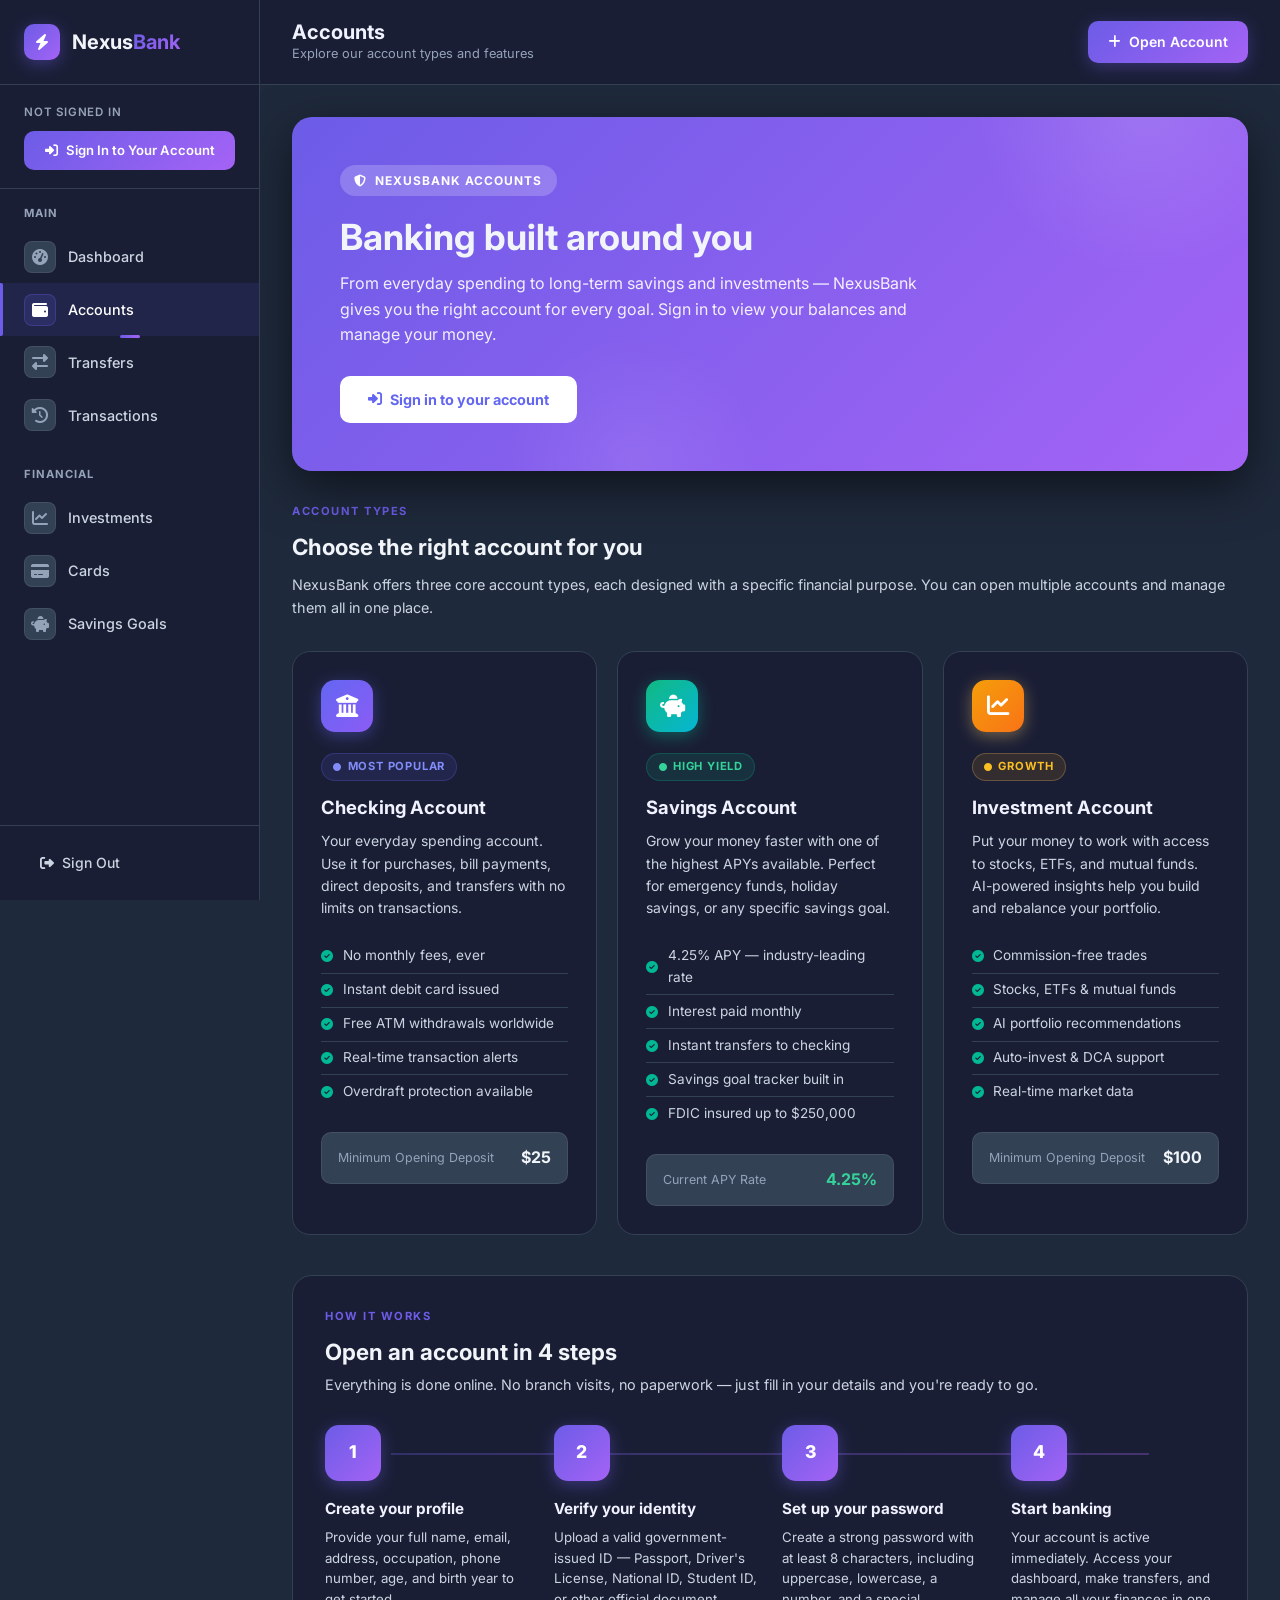
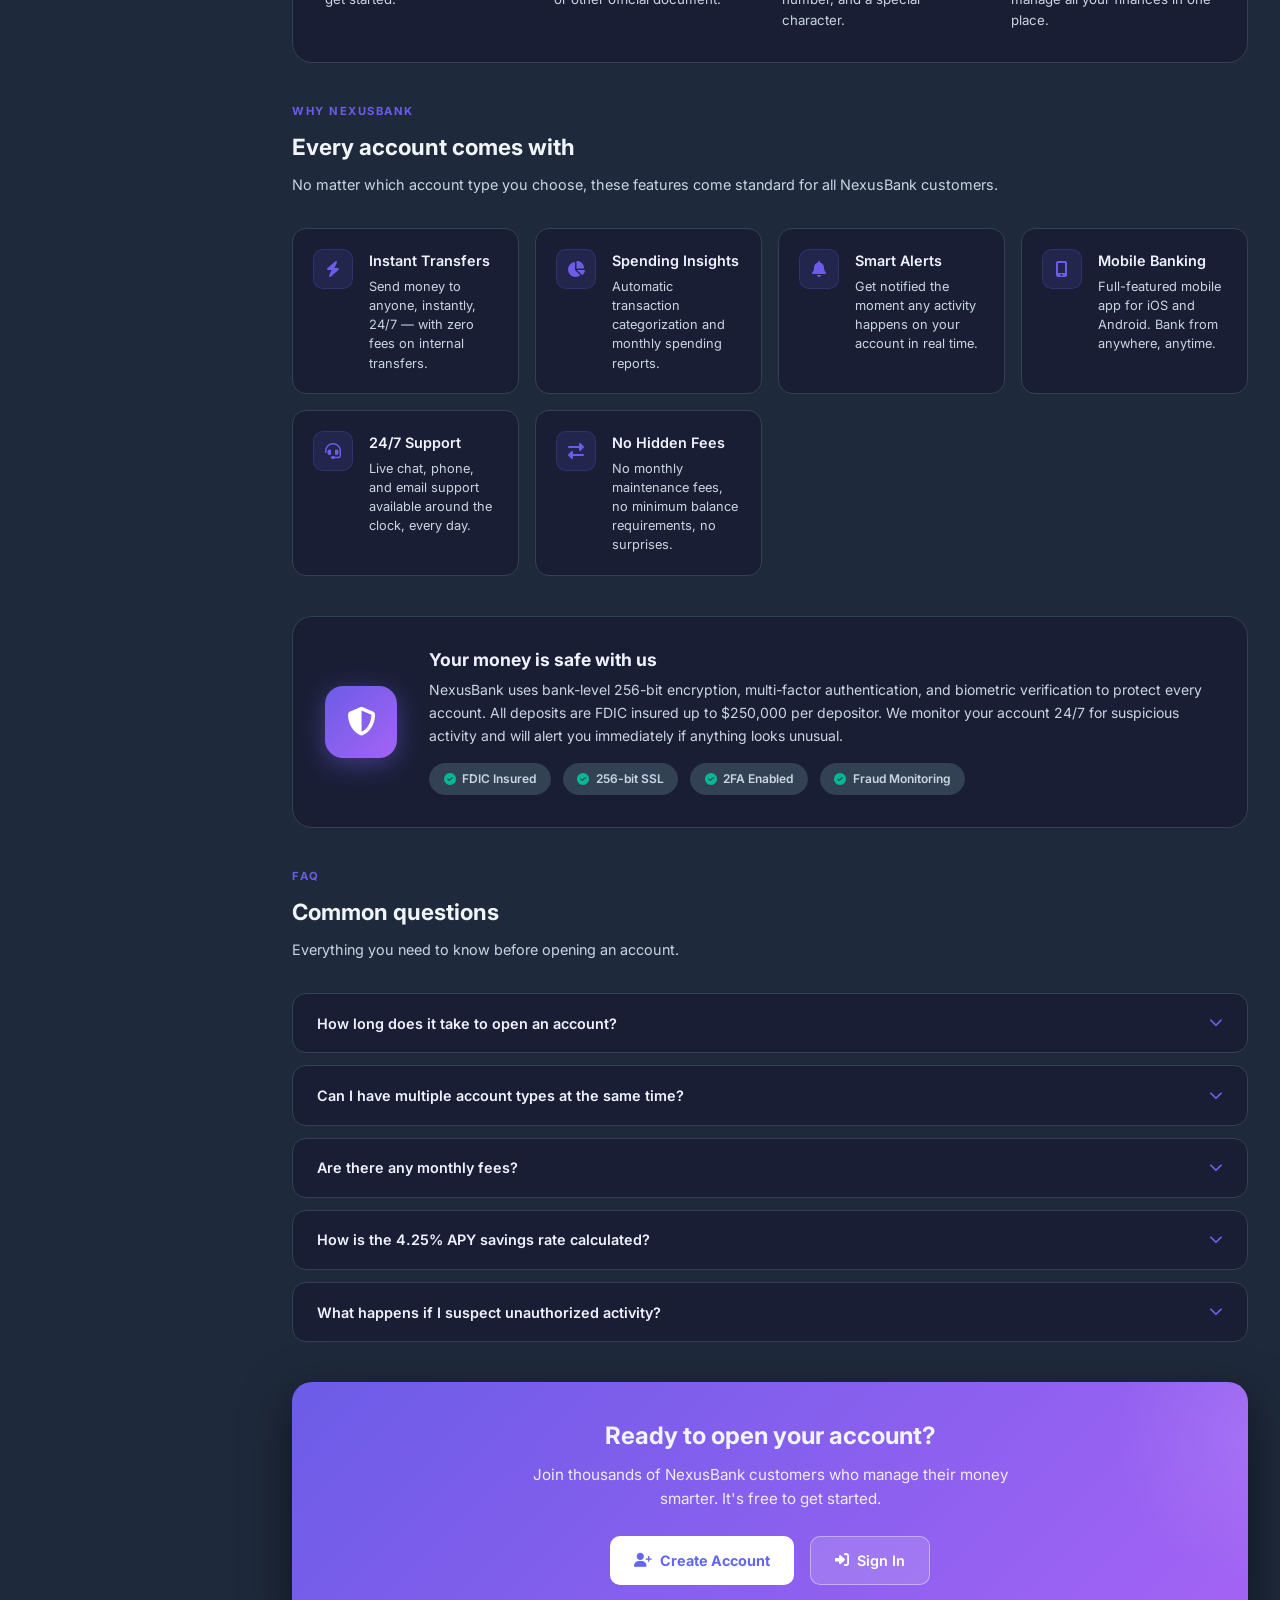
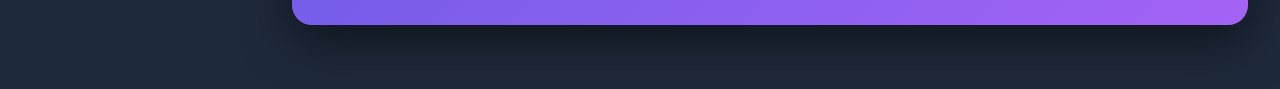
<file: NexusBank2026/accounts.html>
<!DOCTYPE html>
<html lang="en">
<head>
    <meta charset="UTF-8">
    <meta name="viewport" content="width=device-width, initial-scale=1.0">
    <title>Accounts | NexusBank</title>
    <!-- FIX 1: Theme script BEFORE stylesheets so dark-theme is set before CSS loads -->
    <script>
        (function() {
            const saved = localStorage.getItem('theme');
            const isDark = saved ? saved === 'dark' : true;
            if (isDark) {
                document.documentElement.classList.add('dark-theme');
            } else {
                document.documentElement.classList.remove('dark-theme');
            }
        })();
    </script>
    <link rel="stylesheet" href="css/style.css">
    <link rel="stylesheet" href="css/components.css">
    <link rel="stylesheet" href="css/accounts.css">
    <link rel="stylesheet" href="https://cdnjs.cloudflare.com/ajax/libs/font-awesome/6.4.0/css/all.min.css">
    <link rel="preconnect" href="https://fonts.googleapis.com">
    <link rel="preconnect" href="https://fonts.gstatic.com" crossorigin>
    <link href="https://fonts.googleapis.com/css2?family=Inter:wght@300;400;500;600;700&display=swap" rel="stylesheet">
    <style>
        /* FIX 2: Force body to use dark background variable, not the white default */
        body {
            background-color: var(--bg-secondary) !important;
        }

        /* ── Page-level overrides ── */
        .app-container {
            display: flex;
            min-height: 100vh;
        }

        /* ════════════════════════════════
           SIDEBAR
        ════════════════════════════════ */
        .sidebar {
            width: 260px;
            background: var(--surface);
            border-right: 1px solid var(--border-light);
            display: flex;
            flex-direction: column;
            position: fixed;
            top: 0; left: 0; bottom: 0;
            z-index: 200;
            transition: transform 0.3s ease;
        }
        .sidebar-overlay {
            display: none;
            position: fixed; inset: 0;
            background: rgba(0,0,0,0.5);
            z-index: 199;
        }
        .sidebar-overlay.active { display: block; }
        @media (max-width: 768px) {
            .sidebar { transform: translateX(-100%); }
            .sidebar.active { transform: translateX(0); }
        }

        .sidebar-header {
            padding: 1.5rem;
            border-bottom: 1px solid var(--border-light);
        }
        .brand {
            display: flex; align-items: center; gap: 0.75rem;
            text-decoration: none; color: var(--text-primary);
            font-weight: 700; font-size: 1.25rem;
        }
        .brand-logo {
            width: 36px; height: 36px;
            background: linear-gradient(135deg, var(--primary), var(--secondary));
            border-radius: 10px;
            display: flex; align-items: center; justify-content: center;
            color: #fff; font-size: 1rem;
        }
        .brand-accent { color: var(--primary); }

        .sidebar-user {
            display: flex; align-items: center; gap: 0.75rem;
            padding: 1rem 1.5rem;
            border-bottom: 1px solid var(--border-light);
        }
        .user-avatar {
            width: 38px; height: 38px;
            background: linear-gradient(135deg, var(--primary), var(--secondary));
            border-radius: 50%;
            display: flex; align-items: center; justify-content: center;
            color: #fff; font-weight: 700; font-size: 0.8rem;
            flex-shrink: 0;
        }
        .user-info { flex: 1; min-width: 0; }
        .user-name { font-weight: 600; font-size: 0.9rem; white-space: nowrap; overflow: hidden; text-overflow: ellipsis; }
        .user-email { font-size: 0.75rem; color: var(--text-tertiary); white-space: nowrap; overflow: hidden; text-overflow: ellipsis; }

        .theme-toggle {
            background: none; border: none; cursor: pointer;
            color: var(--text-secondary); font-size: 1rem;
            width: 32px; height: 32px;
            display: flex; align-items: center; justify-content: center;
            border-radius: 8px; transition: background 0.2s;
        }
        .theme-toggle:hover { background: var(--surface-hover); color: var(--primary); }

        .sidebar-nav { flex: 1; overflow-y: auto; padding: 1rem 0; }
        .nav-section { margin-bottom: 1.5rem; }
        .nav-section-title {
            font-size: 0.7rem; font-weight: 700; text-transform: uppercase;
            letter-spacing: 1px; color: var(--text-tertiary);
            padding: 0 1.5rem 0.5rem;
        }
        .sidebar-nav .nav-item {
            display: flex; align-items: center; gap: 0.75rem;
            padding: 0.65rem 1.5rem;
            text-decoration: none; color: var(--text-secondary);
            font-weight: 500; font-size: 0.9rem;
            transition: all 0.2s; border-radius: 0;
            position: relative;
        }
        .sidebar-nav .nav-item:hover { background: var(--surface-hover); color: var(--text-primary); }
        .sidebar-nav .nav-item.active {
            background: rgba(99,102,241,0.1);
            color: var(--primary);
        }
        .sidebar-nav .nav-item.active::before {
            content: ''; position: absolute; left: 0; top: 0; bottom: 0;
            width: 3px; background: var(--primary); border-radius: 0 2px 2px 0;
        }
        .nav-item-icon {
            width: 32px; height: 32px;
            display: flex; align-items: center; justify-content: center;
            border-radius: 8px; font-size: 0.9rem;
            background: var(--surface-elevated);
            flex-shrink: 0; transition: background 0.2s;
        }
        .sidebar-nav .nav-item.active .nav-item-icon { background: rgba(99,102,241,0.15); }

        .sidebar-footer {
            padding: 1rem 1.5rem;
            border-top: 1px solid var(--border-light);
        }
        .btn-ghost {
            display: flex; align-items: center; gap: 0.5rem;
            background: none; border: none; cursor: pointer;
            color: var(--text-secondary); font-size: 0.875rem;
            font-weight: 500; padding: 0.6rem 1rem;
            border-radius: 8px; text-decoration: none;
            transition: all 0.2s; width: 100%;
        }
        .btn-ghost:hover { background: var(--surface-hover); color: var(--error); }
        .btn-block { width: 100%; }

        /* ════════════════════════════════
           MAIN CONTENT
        ════════════════════════════════ */
        .main-content {
            flex: 1;
            margin-left: 260px;
            min-height: 100vh;
            background: var(--bg-secondary);
            display: flex; flex-direction: column;
        }
        @media (max-width: 768px) { .main-content { margin-left: 0; } }

        .main-header {
            background: var(--surface);
            border-bottom: 1px solid var(--border-light);
            padding: 1.25rem 2rem;
            display: flex; align-items: center; gap: 1rem;
            position: sticky; top: 0; z-index: 100;
        }
        .mobile-menu-btn {
            display: none; background: none; border: none;
            cursor: pointer; color: var(--text-secondary); font-size: 1.25rem;
            width: 40px; height: 40px;
            align-items: center; justify-content: center; border-radius: 8px;
        }
        @media (max-width: 768px) { .mobile-menu-btn { display: flex; } }

        .header-title { flex: 1; }
        .header-title h1 { font-size: 1.25rem; font-weight: 700; margin: 0; }
        .header-title p { font-size: 0.8rem; color: var(--text-tertiary); margin: 0; }

        .header-actions { display: flex; align-items: center; gap: 0.75rem; }
        .btn-primary {
            display: inline-flex; align-items: center; gap: 0.5rem;
            background: linear-gradient(135deg, var(--primary), var(--secondary));
            color: #fff; border: none; cursor: pointer;
            padding: 0.6rem 1.25rem; border-radius: 10px;
            font-weight: 600; font-size: 0.875rem; text-decoration: none;
            transition: all 0.2s;
        }
        .btn-primary:hover { transform: translateY(-1px); box-shadow: 0 6px 20px rgba(99,102,241,0.35); }

        /* ════════════════════════════════
           PAGE CONTENT STYLES
        ════════════════════════════════ */
        .page-body { padding: 2rem; max-width: 1100px; }

        /* Hero Banner */
        .accounts-hero {
            background: linear-gradient(135deg, var(--primary), var(--secondary));
            border-radius: 20px;
            padding: 3rem;
            color: #fff;
            position: relative;
            overflow: hidden;
            margin-bottom: 2rem;
        }
        .accounts-hero::before {
            content: '';
            position: absolute; top: -60%; right: -10%;
            width: 400px; height: 400px;
            background: radial-gradient(circle, rgba(255,255,255,0.12) 0%, transparent 60%);
            border-radius: 50%;
        }
        .accounts-hero::after {
            content: '';
            position: absolute; bottom: -40%; left: 20%;
            width: 300px; height: 300px;
            background: radial-gradient(circle, rgba(255,255,255,0.07) 0%, transparent 60%);
            border-radius: 50%;
        }
        .hero-inner { position: relative; z-index: 1; max-width: 600px; }
        .hero-label {
            display: inline-flex; align-items: center; gap: 0.5rem;
            background: rgba(255,255,255,0.2);
            padding: 0.35rem 0.9rem; border-radius: 100px;
            font-size: 0.75rem; font-weight: 700; text-transform: uppercase;
            letter-spacing: 1px; margin-bottom: 1.25rem;
        }
        .accounts-hero h2 {
            font-size: clamp(1.6rem, 3vw, 2.25rem);
            font-weight: 700; margin-bottom: 0.75rem; line-height: 1.2;
        }
        .accounts-hero p {
            opacity: 0.9; font-size: 1rem; line-height: 1.6; margin-bottom: 1.75rem;
        }
        .hero-cta {
            display: inline-flex; align-items: center; gap: 0.5rem;
            background: #fff; color: var(--primary-dark);
            padding: 0.75rem 1.75rem; border-radius: 10px;
            font-weight: 700; font-size: 0.9rem; text-decoration: none;
            transition: all 0.2s; border: none; cursor: pointer;
        }
        .hero-cta:hover { transform: translateY(-2px); box-shadow: 0 8px 24px rgba(0,0,0,0.25); }

        /* Section Title */
        .section-label {
            font-size: 0.7rem; font-weight: 700; text-transform: uppercase;
            letter-spacing: 1.5px; color: var(--primary); margin-bottom: 0.5rem;
        }
        .section-heading {
            font-size: 1.4rem; font-weight: 700; margin-bottom: 0.5rem;
            color: var(--text-primary);
        }
        .section-sub {
            font-size: 0.9rem; color: var(--text-secondary); margin-bottom: 2rem;
            line-height: 1.6;
        }

        /* Account Type Cards */
        .account-types-grid {
            display: grid;
            grid-template-columns: repeat(auto-fit, minmax(280px, 1fr));
            gap: 1.25rem;
            margin-bottom: 2.5rem;
        }
        .account-type-card {
            background: var(--surface);
            border: 1px solid var(--border-light);
            border-radius: 18px;
            padding: 1.75rem;
            transition: all 0.25s ease;
            position: relative;
            overflow: hidden;
        }
        .account-type-card::before {
            content: '';
            position: absolute; top: 0; left: 0; right: 0;
            height: 3px;
            opacity: 0;
            transition: opacity 0.25s ease;
        }
        .account-type-card.checking::before { background: linear-gradient(90deg, #6366f1, #8b5cf6); }
        .account-type-card.savings::before  { background: linear-gradient(90deg, #10b981, #06b6d4); }
        .account-type-card.investment::before { background: linear-gradient(90deg, #f59e0b, #f97316); }

        .account-type-card:hover {
            transform: translateY(-6px);
            box-shadow: 0 20px 40px -12px rgba(0,0,0,0.2);
            border-color: transparent;
        }
        .account-type-card:hover::before { opacity: 1; }

        .atc-icon {
            width: 52px; height: 52px; border-radius: 14px;
            display: flex; align-items: center; justify-content: center;
            font-size: 1.4rem; color: #fff; margin-bottom: 1.25rem;
        }
        .atc-icon.checking   { background: linear-gradient(135deg, #6366f1, #8b5cf6); }
        .atc-icon.savings    { background: linear-gradient(135deg, #10b981, #06b6d4); }
        .atc-icon.investment { background: linear-gradient(135deg, #f59e0b, #f97316); }

        .atc-badge {
            display: inline-flex; align-items: center; gap: 0.35rem;
            font-size: 0.7rem; font-weight: 700; text-transform: uppercase;
            letter-spacing: 0.8px; padding: 0.25rem 0.7rem;
            border-radius: 100px; margin-bottom: 0.75rem;
        }
        .atc-badge.checking   { background: rgba(99,102,241,0.12); color: #818cf8; }
        .atc-badge.savings    { background: rgba(16,185,129,0.12); color: #34d399; }
        .atc-badge.investment { background: rgba(245,158,11,0.12); color: #fbbf24; }

        .atc-name { font-size: 1.15rem; font-weight: 700; margin-bottom: 0.5rem; }
        .atc-desc { font-size: 0.875rem; color: var(--text-secondary); line-height: 1.6; margin-bottom: 1.25rem; }

        .atc-features { list-style: none; padding: 0; margin: 0 0 1.5rem; }
        .atc-features li {
            display: flex; align-items: center; gap: 0.6rem;
            font-size: 0.85rem; color: var(--text-secondary);
            padding: 0.35rem 0;
            border-bottom: 1px solid var(--border-light);
        }
        .atc-features li:last-child { border-bottom: none; }
        .atc-features li i { color: var(--success); font-size: 0.75rem; flex-shrink: 0; }

        .atc-highlight {
            background: var(--surface-elevated);
            border-radius: 10px;
            padding: 0.75rem 1rem;
            display: flex; justify-content: space-between; align-items: center;
        }
        .atc-highlight-label { font-size: 0.78rem; color: var(--text-tertiary); }
        .atc-highlight-value { font-size: 1rem; font-weight: 700; color: var(--text-primary); }

        /* How It Works */
        .how-it-works {
            background: var(--surface);
            border: 1px solid var(--border-light);
            border-radius: 20px;
            padding: 2rem;
            margin-bottom: 2.5rem;
        }
        .steps-grid {
            display: grid;
            grid-template-columns: repeat(auto-fit, minmax(200px, 1fr));
            gap: 1.5rem;
            position: relative;
        }
        .steps-grid::before {
            content: '';
            position: absolute;
            top: 28px; left: calc(50px + 1rem); right: calc(50px + 1rem);
            height: 2px;
            background: linear-gradient(90deg, var(--primary), var(--secondary));
            opacity: 0.3;
        }
        @media (max-width: 768px) { .steps-grid::before { display: none; } }

        .step { display: flex; flex-direction: column; align-items: flex-start; }
        .step-number {
            width: 56px; height: 56px;
            background: linear-gradient(135deg, var(--primary), var(--secondary));
            color: #fff; font-weight: 800; font-size: 1.1rem;
            border-radius: 14px;
            display: flex; align-items: center; justify-content: center;
            margin-bottom: 1rem; flex-shrink: 0; position: relative; z-index: 1;
        }
        .step-title { font-weight: 700; font-size: 0.95rem; margin-bottom: 0.4rem; }
        .step-desc { font-size: 0.83rem; color: var(--text-secondary); line-height: 1.55; }

        /* Features / Benefits */
        .benefits-grid {
            display: grid;
            grid-template-columns: repeat(auto-fit, minmax(220px, 1fr));
            gap: 1rem;
            margin-bottom: 2.5rem;
        }
        .benefit-card {
            background: var(--surface);
            border: 1px solid var(--border-light);
            border-radius: 14px;
            padding: 1.25rem;
            display: flex; gap: 1rem; align-items: flex-start;
            transition: all 0.2s;
        }
        .benefit-card:hover { border-color: var(--primary); transform: translateY(-3px); box-shadow: var(--shadow-md); }
        .benefit-icon {
            width: 40px; height: 40px; flex-shrink: 0;
            border-radius: 10px; background: rgba(99,102,241,0.12);
            display: flex; align-items: center; justify-content: center;
            color: var(--primary); font-size: 1rem;
        }
        .benefit-title { font-weight: 600; font-size: 0.9rem; margin-bottom: 0.3rem; }
        .benefit-desc { font-size: 0.8rem; color: var(--text-secondary); line-height: 1.5; }

        /* Security Section */
        .security-section {
            background: var(--surface);
            border: 1px solid var(--border-light);
            border-radius: 20px;
            padding: 2rem;
            margin-bottom: 2.5rem;
            display: flex; gap: 2rem; align-items: center; flex-wrap: wrap;
        }
        .security-icon-wrap {
            width: 72px; height: 72px; flex-shrink: 0;
            background: linear-gradient(135deg, var(--primary), var(--secondary));
            border-radius: 18px;
            display: flex; align-items: center; justify-content: center;
            font-size: 1.8rem; color: #fff;
        }
        .security-content { flex: 1; min-width: 220px; }
        .security-content h3 { font-size: 1.1rem; font-weight: 700; margin-bottom: 0.5rem; }
        .security-content p { font-size: 0.875rem; color: var(--text-secondary); line-height: 1.65; }
        .security-badges { display: flex; gap: 0.75rem; flex-wrap: wrap; margin-top: 1rem; }
        .sec-badge {
            display: inline-flex; align-items: center; gap: 0.4rem;
            background: var(--surface-elevated); border: 1px solid var(--border-light);
            padding: 0.35rem 0.85rem; border-radius: 100px;
            font-size: 0.75rem; font-weight: 600; color: var(--text-secondary);
        }
        .sec-badge i { color: var(--success); }

        /* FAQ Accordion */
        .faq-section { margin-bottom: 2.5rem; }
        .faq-list { display: flex; flex-direction: column; gap: 0.75rem; }
        .faq-item {
            background: var(--surface);
            border: 1px solid var(--border-light);
            border-radius: 14px;
            overflow: hidden;
        }
        .faq-question {
            display: flex; justify-content: space-between; align-items: center;
            padding: 1.1rem 1.5rem;
            cursor: pointer; font-weight: 600; font-size: 0.9rem;
            transition: background 0.2s; user-select: none;
        }
        .faq-question:hover { background: var(--surface-hover); }
        .faq-question i { color: var(--primary); transition: transform 0.3s; font-size: 0.85rem; flex-shrink: 0; }
        .faq-item.open .faq-question i { transform: rotate(180deg); }
        .faq-answer {
            max-height: 0; overflow: hidden;
            transition: max-height 0.35s ease, padding 0.2s ease;
            font-size: 0.875rem; color: var(--text-secondary);
            line-height: 1.7; padding: 0 1.5rem;
        }
        .faq-item.open .faq-answer { max-height: 200px; padding: 0 1.5rem 1.25rem; }

        /* CTA Bottom */
        .cta-bottom {
            background: linear-gradient(135deg, var(--primary), var(--secondary));
            border-radius: 20px;
            padding: 2.5rem;
            color: #fff; text-align: center;
            position: relative; overflow: hidden;
            margin-bottom: 2rem;
        }
        .cta-bottom::before {
            content: '';
            position: absolute; top: -50%; right: -20%;
            width: 350px; height: 350px;
            background: radial-gradient(circle, rgba(255,255,255,0.1) 0%, transparent 60%);
            border-radius: 50%;
        }
        .cta-bottom-inner { position: relative; z-index: 1; max-width: 500px; margin: 0 auto; }
        .cta-bottom h3 { font-size: 1.5rem; font-weight: 700; margin-bottom: 0.75rem; }
        .cta-bottom p { opacity: 0.88; font-size: 0.95rem; line-height: 1.6; margin-bottom: 1.5rem; }
        .cta-btn-group { display: flex; gap: 1rem; justify-content: center; flex-wrap: wrap; }
        .cta-btn-white {
            display: inline-flex; align-items: center; gap: 0.5rem;
            background: #fff; color: var(--primary-dark);
            padding: 0.75rem 1.5rem; border-radius: 10px;
            font-weight: 700; font-size: 0.9rem; text-decoration: none;
            transition: all 0.2s;
        }
        .cta-btn-white:hover { transform: translateY(-2px); box-shadow: 0 8px 24px rgba(0,0,0,0.2); }
        .cta-btn-outline {
            display: inline-flex; align-items: center; gap: 0.5rem;
            background: rgba(255,255,255,0.15); color: #fff;
            border: 1px solid rgba(255,255,255,0.4);
            padding: 0.75rem 1.5rem; border-radius: 10px;
            font-weight: 600; font-size: 0.9rem; text-decoration: none;
            transition: all 0.2s;
        }
        .cta-btn-outline:hover { background: rgba(255,255,255,0.25); }

        /* Modal */
        .modal {
            display: none; position: fixed; inset: 0;
            background: rgba(0,0,0,0.6); z-index: 500;
            align-items: center; justify-content: center; padding: 1rem;
        }
        .modal.active { display: flex; }
        .modal-content {
            background: var(--surface); border-radius: 20px;
            padding: 2rem; width: 100%; max-width: 500px;
            max-height: 90vh; overflow-y: auto;
            border: 1px solid var(--border-light);
        }
        .modal-header {
            display: flex; justify-content: space-between; align-items: center;
            margin-bottom: 1.5rem;
        }
        .modal-title { font-size: 1.25rem; font-weight: 700; }
        .modal-close {
            background: none; border: none; cursor: pointer;
            color: var(--text-secondary); font-size: 1.2rem;
            width: 36px; height: 36px; border-radius: 8px;
            display: flex; align-items: center; justify-content: center;
            transition: all 0.2s;
        }
        .modal-close:hover { background: var(--surface-hover); color: var(--error); }

        .form-group { margin-bottom: 1.25rem; }
        .form-label { display: block; font-weight: 600; font-size: 0.875rem; margin-bottom: 0.5rem; }
        .form-control {
            width: 100%; padding: 0.7rem 1rem;
            background: var(--surface-elevated); border: 1px solid var(--border-input);
            border-radius: 10px; color: var(--text-primary);
            font-size: 0.9rem; transition: border-color 0.2s;
            font-family: inherit;
        }
        .form-control:focus { outline: none; border-color: var(--primary); }
        .form-hint { display: block; margin-top: 0.4rem; font-size: 0.75rem; color: var(--text-tertiary); }

        .account-type-options {
            display: grid; grid-template-columns: repeat(3, 1fr); gap: 0.75rem;
        }
        .account-option { cursor: pointer; }
        .account-option input { display: none; }
        .account-option input:checked + .option-content {
            border-color: var(--primary);
            background: rgba(99,102,241,0.08);
        }
        .option-content {
            background: var(--surface-elevated); border: 2px solid var(--border-light);
            border-radius: 12px; padding: 1rem 0.75rem;
            text-align: center; transition: all 0.2s;
        }
        .option-content:hover { border-color: var(--primary); }
        .option-content i { font-size: 1.5rem; color: var(--primary); margin-bottom: 0.5rem; display: block; }
        .option-content span { display: block; font-weight: 600; font-size: 0.8rem; margin-bottom: 0.25rem; }
        .option-content small { font-size: 0.7rem; color: var(--text-tertiary); line-height: 1.3; display: block; }

        .checkbox { display: flex; align-items: flex-start; gap: 0.6rem; cursor: pointer; }
        .checkbox input { width: 16px; height: 16px; margin-top: 2px; cursor: pointer; }
        .checkbox-label { font-size: 0.83rem; color: var(--text-secondary); line-height: 1.5; }
    </style>
</head>
<body>
    <div class="sidebar-overlay" id="sidebarOverlay"></div>

    <div class="app-container">
        <!-- Sidebar -->
        <aside class="sidebar" id="sidebar">
            <div class="sidebar-header">
                <a href="index.html" class="brand">
                    <div class="brand-logo"><i class="fas fa-bolt"></i></div>
                    <span class="brand-name">Nexus<span class="brand-accent">Bank</span></span>
                </a>
            </div>

            <div class="sidebar-user" style="flex-direction:column;align-items:flex-start;gap:0.65rem;padding:1.1rem 1.5rem;">
                <div style="display:flex;align-items:center;width:100%">
                    <span style="font-size:0.72rem;color:var(--text-tertiary);font-weight:600;text-transform:uppercase;letter-spacing:0.8px;">Not signed in</span>
                </div>
                <a href="login.html" style="display:flex;align-items:center;gap:0.5rem;background:linear-gradient(135deg,var(--primary),var(--secondary));color:#fff;padding:0.55rem 1rem;border-radius:10px;text-decoration:none;font-weight:600;font-size:0.82rem;width:100%;justify-content:center;transition:opacity 0.2s;" onmouseover="this.style.opacity='0.88'" onmouseout="this.style.opacity='1'">
                    <i class="fas fa-sign-in-alt"></i> Sign In to Your Account
                </a>
            </div>

            <nav class="sidebar-nav">
                <div class="nav-section">
                    <div class="nav-section-title">Main</div>
                    <a href="dashboard.html" class="nav-item">
                        <div class="nav-item-icon"><i class="fas fa-tachometer-alt"></i></div>
                        <span>Dashboard</span>
                    </a>
                    <a href="accounts.html" class="nav-item active">
                        <div class="nav-item-icon"><i class="fas fa-wallet"></i></div>
                        <span>Accounts</span>
                    </a>
                    <a href="transfer.html" class="nav-item">
                        <div class="nav-item-icon"><i class="fas fa-exchange-alt"></i></div>
                        <span>Transfers</span>
                    </a>
                    <a href="transactions.html" class="nav-item">
                        <div class="nav-item-icon"><i class="fas fa-history"></i></div>
                        <span>Transactions</span>
                    </a>
                </div>
                <div class="nav-section">
                    <div class="nav-section-title">Financial</div>
                    <a href="investments.html" class="nav-item">
                        <div class="nav-item-icon"><i class="fas fa-chart-line"></i></div>
                        <span>Investments</span>
                    </a>
                    <a href="cards.html" class="nav-item">
                        <div class="nav-item-icon"><i class="fas fa-credit-card"></i></div>
                        <span>Cards</span>
                    </a>
                    <a href="#" class="nav-item">
                        <div class="nav-item-icon"><i class="fas fa-piggy-bank"></i></div>
                        <span>Savings Goals</span>
                    </a>
                </div>
            </nav>

            <div class="sidebar-footer">
                <a href="index.html" class="btn-ghost">
                    <i class="fas fa-sign-out-alt"></i>
                    <span>Sign Out</span>
                </a>
            </div>
        </aside>

        <!-- Main Content -->
        <main class="main-content">
            <header class="main-header">
                <button class="mobile-menu-btn" id="mobileMenuBtn">
                    <i class="fas fa-bars"></i>
                </button>
                <div class="header-title">
                    <h1>Accounts</h1>
                    <p>Explore our account types and features</p>
                </div>
                <div class="header-actions">
                    <a href="login.html" class="btn-primary">
                        <i class="fas fa-plus"></i>
                        <span>Open Account</span>
                    </a>
                </div>
            </header>

            <div class="page-body">

                <!-- Hero Banner -->
                <div class="accounts-hero">
                    <div class="hero-inner">
                        <div class="hero-label">
                            <i class="fas fa-shield-alt"></i>
                            NexusBank Accounts
                        </div>
                        <h2>Banking built around you</h2>
                        <p>From everyday spending to long-term savings and investments — NexusBank gives you the right account for every goal. Sign in to view your balances and manage your money.</p>
                        <a href="login.html" class="hero-cta">
                            <i class="fas fa-sign-in-alt"></i>
                            Sign in to your account
                        </a>
                    </div>
                </div>

                <!-- Account Types -->
                <div class="section-label">Account Types</div>
                <div class="section-heading">Choose the right account for you</div>
                <p class="section-sub">NexusBank offers three core account types, each designed with a specific financial purpose. You can open multiple accounts and manage them all in one place.</p>

                <div class="account-types-grid">
                    <!-- Checking -->
                    <div class="account-type-card checking">
                        <div class="atc-icon checking"><i class="fas fa-university"></i></div>
                        <div class="atc-badge checking"><i class="fas fa-circle" style="font-size:0.5rem"></i> Most Popular</div>
                        <div class="atc-name">Checking Account</div>
                        <div class="atc-desc">Your everyday spending account. Use it for purchases, bill payments, direct deposits, and transfers with no limits on transactions.</div>
                        <ul class="atc-features">
                            <li><i class="fas fa-check-circle"></i> No monthly fees, ever</li>
                            <li><i class="fas fa-check-circle"></i> Instant debit card issued</li>
                            <li><i class="fas fa-check-circle"></i> Free ATM withdrawals worldwide</li>
                            <li><i class="fas fa-check-circle"></i> Real-time transaction alerts</li>
                            <li><i class="fas fa-check-circle"></i> Overdraft protection available</li>
                        </ul>
                        <div class="atc-highlight">
                            <span class="atc-highlight-label">Minimum Opening Deposit</span>
                            <span class="atc-highlight-value">$25</span>
                        </div>
                    </div>

                    <!-- Savings -->
                    <div class="account-type-card savings">
                        <div class="atc-icon savings"><i class="fas fa-piggy-bank"></i></div>
                        <div class="atc-badge savings"><i class="fas fa-circle" style="font-size:0.5rem"></i> High Yield</div>
                        <div class="atc-name">Savings Account</div>
                        <div class="atc-desc">Grow your money faster with one of the highest APYs available. Perfect for emergency funds, holiday savings, or any specific savings goal.</div>
                        <ul class="atc-features">
                            <li><i class="fas fa-check-circle"></i> 4.25% APY — industry-leading rate</li>
                            <li><i class="fas fa-check-circle"></i> Interest paid monthly</li>
                            <li><i class="fas fa-check-circle"></i> Instant transfers to checking</li>
                            <li><i class="fas fa-check-circle"></i> Savings goal tracker built in</li>
                            <li><i class="fas fa-check-circle"></i> FDIC insured up to $250,000</li>
                        </ul>
                        <div class="atc-highlight">
                            <span class="atc-highlight-label">Current APY Rate</span>
                            <span class="atc-highlight-value" style="color: #34d399;">4.25%</span>
                        </div>
                    </div>

                    <!-- Investment -->
                    <div class="account-type-card investment">
                        <div class="atc-icon investment"><i class="fas fa-chart-line"></i></div>
                        <div class="atc-badge investment"><i class="fas fa-circle" style="font-size:0.5rem"></i> Growth</div>
                        <div class="atc-name">Investment Account</div>
                        <div class="atc-desc">Put your money to work with access to stocks, ETFs, and mutual funds. AI-powered insights help you build and rebalance your portfolio.</div>
                        <ul class="atc-features">
                            <li><i class="fas fa-check-circle"></i> Commission-free trades</li>
                            <li><i class="fas fa-check-circle"></i> Stocks, ETFs & mutual funds</li>
                            <li><i class="fas fa-check-circle"></i> AI portfolio recommendations</li>
                            <li><i class="fas fa-check-circle"></i> Auto-invest & DCA support</li>
                            <li><i class="fas fa-check-circle"></i> Real-time market data</li>
                        </ul>
                        <div class="atc-highlight">
                            <span class="atc-highlight-label">Minimum Opening Deposit</span>
                            <span class="atc-highlight-value">$100</span>
                        </div>
                    </div>
                </div>

                <!-- How It Works -->
                <div class="how-it-works">
                    <div class="section-label" style="margin-bottom:0.5rem">How It Works</div>
                    <div class="section-heading" style="margin-bottom:0.25rem">Open an account in 4 steps</div>
                    <p class="section-sub" style="margin-bottom:1.75rem">Everything is done online. No branch visits, no paperwork — just fill in your details and you're ready to go.</p>
                    <div class="steps-grid">
                        <div class="step">
                            <div class="step-number">1</div>
                            <div class="step-title">Create your profile</div>
                            <div class="step-desc">Provide your full name, email, address, occupation, phone number, age, and birth year to get started.</div>
                        </div>
                        <div class="step">
                            <div class="step-number">2</div>
                            <div class="step-title">Verify your identity</div>
                            <div class="step-desc">Upload a valid government-issued ID — Passport, Driver's License, National ID, Student ID, or other official document.</div>
                        </div>
                        <div class="step">
                            <div class="step-number">3</div>
                            <div class="step-title">Set up your password</div>
                            <div class="step-desc">Create a strong password with at least 8 characters, including uppercase, lowercase, a number, and a special character.</div>
                        </div>
                        <div class="step">
                            <div class="step-number">4</div>
                            <div class="step-title">Start banking</div>
                            <div class="step-desc">Your account is active immediately. Access your dashboard, make transfers, and manage all your finances in one place.</div>
                        </div>
                    </div>
                </div>

                <!-- Benefits -->
                <div class="section-label">Why NexusBank</div>
                <div class="section-heading">Every account comes with</div>
                <p class="section-sub">No matter which account type you choose, these features come standard for all NexusBank customers.</p>

                <div class="benefits-grid">
                    <div class="benefit-card">
                        <div class="benefit-icon"><i class="fas fa-bolt"></i></div>
                        <div>
                            <div class="benefit-title">Instant Transfers</div>
                            <div class="benefit-desc">Send money to anyone, instantly, 24/7 — with zero fees on internal transfers.</div>
                        </div>
                    </div>
                    <div class="benefit-card">
                        <div class="benefit-icon"><i class="fas fa-chart-pie"></i></div>
                        <div>
                            <div class="benefit-title">Spending Insights</div>
                            <div class="benefit-desc">Automatic transaction categorization and monthly spending reports.</div>
                        </div>
                    </div>
                    <div class="benefit-card">
                        <div class="benefit-icon"><i class="fas fa-bell"></i></div>
                        <div>
                            <div class="benefit-title">Smart Alerts</div>
                            <div class="benefit-desc">Get notified the moment any activity happens on your account in real time.</div>
                        </div>
                    </div>
                    <div class="benefit-card">
                        <div class="benefit-icon"><i class="fas fa-mobile-alt"></i></div>
                        <div>
                            <div class="benefit-title">Mobile Banking</div>
                            <div class="benefit-desc">Full-featured mobile app for iOS and Android. Bank from anywhere, anytime.</div>
                        </div>
                    </div>
                    <div class="benefit-card">
                        <div class="benefit-icon"><i class="fas fa-headset"></i></div>
                        <div>
                            <div class="benefit-title">24/7 Support</div>
                            <div class="benefit-desc">Live chat, phone, and email support available around the clock, every day.</div>
                        </div>
                    </div>
                    <div class="benefit-card">
                        <div class="benefit-icon"><i class="fas fa-exchange-alt"></i></div>
                        <div>
                            <div class="benefit-title">No Hidden Fees</div>
                            <div class="benefit-desc">No monthly maintenance fees, no minimum balance requirements, no surprises.</div>
                        </div>
                    </div>
                </div>

                <!-- Security -->
                <div class="security-section">
                    <div class="security-icon-wrap"><i class="fas fa-shield-alt"></i></div>
                    <div class="security-content">
                        <h3>Your money is safe with us</h3>
                        <p>NexusBank uses bank-level 256-bit encryption, multi-factor authentication, and biometric verification to protect every account. All deposits are FDIC insured up to $250,000 per depositor. We monitor your account 24/7 for suspicious activity and will alert you immediately if anything looks unusual.</p>
                        <div class="security-badges">
                            <span class="sec-badge"><i class="fas fa-check-circle"></i> FDIC Insured</span>
                            <span class="sec-badge"><i class="fas fa-check-circle"></i> 256-bit SSL</span>
                            <span class="sec-badge"><i class="fas fa-check-circle"></i> 2FA Enabled</span>
                            <span class="sec-badge"><i class="fas fa-check-circle"></i> Fraud Monitoring</span>
                        </div>
                    </div>
                </div>

                <!-- FAQ -->
                <div class="faq-section">
                    <div class="section-label">FAQ</div>
                    <div class="section-heading">Common questions</div>
                    <p class="section-sub">Everything you need to know before opening an account.</p>

                    <div class="faq-list">
                        <div class="faq-item">
                            <div class="faq-question">How long does it take to open an account? <i class="fas fa-chevron-down"></i></div>
                            <div class="faq-answer">Opening an account at NexusBank takes less than 5 minutes. You'll need a valid government-issued ID, your Social Security Number, and a funding source such as an existing bank account or debit card. Once verified, your account is active immediately.</div>
                        </div>
                        <div class="faq-item">
                            <div class="faq-question">Can I have multiple account types at the same time? <i class="fas fa-chevron-down"></i></div>
                            <div class="faq-answer">Absolutely. You can open a Checking, Savings, and Investment account simultaneously and manage them all from one dashboard. Transfers between your accounts are instant and free.</div>
                        </div>
                        <div class="faq-item">
                            <div class="faq-question">Are there any monthly fees? <i class="fas fa-chevron-down"></i></div>
                            <div class="faq-answer">No. NexusBank charges zero monthly maintenance fees on all account types. There are no minimum balance requirements and no hidden charges. The only fees that may apply are for optional premium features like wire transfers to international accounts.</div>
                        </div>
                        <div class="faq-item">
                            <div class="faq-question">How is the 4.25% APY savings rate calculated? <i class="fas fa-chevron-down"></i></div>
                            <div class="faq-answer">The APY (Annual Percentage Yield) is calculated daily and credited to your savings account at the end of each calendar month. The rate is variable and subject to change, though we always aim to offer one of the most competitive rates in the market.</div>
                        </div>
                        <div class="faq-item">
                            <div class="faq-question">What happens if I suspect unauthorized activity? <i class="fas fa-chevron-down"></i></div>
                            <div class="faq-answer">Contact our 24/7 support team immediately via live chat or phone. You can also freeze your account instantly from the app with a single tap. NexusBank's fraud team will investigate and, if confirmed, will refund any unauthorized transactions within 3 business days.</div>
                        </div>
                    </div>
                </div>

                <!-- CTA Bottom -->
                <div class="cta-bottom">
                    <div class="cta-bottom-inner">
                        <h3>Ready to open your account?</h3>
                        <p>Join thousands of NexusBank customers who manage their money smarter. It's free to get started.</p>
                        <div class="cta-btn-group">
                            <a href="login.html" class="cta-btn-white">
                                <i class="fas fa-user-plus"></i> Create Account
                            </a>
                            <a href="login.html" class="cta-btn-outline">
                                <i class="fas fa-sign-in-alt"></i> Sign In
                            </a>
                        </div>
                    </div>
                </div>

            </div><!-- /page-body -->
        </main>
    </div>


    <script>
        document.addEventListener('DOMContentLoaded', function () {
            // Mobile menu
            const mobileMenuBtn = document.getElementById('mobileMenuBtn');
            const sidebar = document.getElementById('sidebar');
            const sidebarOverlay = document.getElementById('sidebarOverlay');
            mobileMenuBtn.addEventListener('click', () => {
                sidebar.classList.add('active');
                sidebarOverlay.classList.add('active');
            });
            sidebarOverlay.addEventListener('click', () => {
                sidebar.classList.remove('active');
                sidebarOverlay.classList.remove('active');
            });

            // Theme toggle
            const themeToggle = document.getElementById('sidebarThemeToggle');
            const applyTheme = (dark) => {
                document.documentElement.classList.toggle('dark-theme', dark);
                document.body.classList.toggle('dark-theme', dark);
                const icon = themeToggle.querySelector('i');
                icon.className = dark ? 'fas fa-sun' : 'fas fa-moon';
                localStorage.setItem('theme', dark ? 'dark' : 'light');
            };
            themeToggle.addEventListener('click', () => {
                applyTheme(!document.documentElement.classList.contains('dark-theme'));
            });
            const saved = localStorage.getItem('theme');
            const isDarkOnLoad = saved ? saved === 'dark' : true;
            applyTheme(isDarkOnLoad);

            // FAQ accordion
            document.querySelectorAll('.faq-question').forEach(q => {
                q.addEventListener('click', () => {
                    const item = q.closest('.faq-item');
                    const isOpen = item.classList.contains('open');
                    document.querySelectorAll('.faq-item').forEach(i => i.classList.remove('open'));
                    if (!isOpen) item.classList.add('open');
                });
            });
        });
    </script>
</body>
</html>
</file>
<file: NexusBank2026/css/style.css>
/* ============================================
   style.css - Complete NexusBank CSS
   Dark Theme with Purple Accents
   ============================================ */

/* ===== CSS VARIABLES ===== */
:root {
  --primary: #818cf8;
  --primary-dark: #6366f1;
  --secondary: #a78bfa;
  --accent: #22d3ee;
  --cta: #34d399;

  --bg-primary: #0f172a;
  --bg-secondary: #1e293b;
  --bg-tertiary: #334155;

  --surface: #1e293b;
  --surface-elevated: #334155;
  --surface-hover: #475569;

  --text-primary: #f1f5f9;
  --text-secondary: #cbd5e1;
  --text-tertiary: #94a3b8;
  --text-on-primary: #ffffff;

  --border-light: #334155;
  --border-medium: #475569;
  --border-input: #4b5563;

  --success: #10b981;
  --error: #ef4444;
  --warning: #f59e0b;
  --info: #3b82f6;

  --shadow-sm: 0 1px 2px 0 rgb(0 0 0 / 0.3);
  --shadow-md: 0 4px 6px -1px rgb(0 0 0 / 0.3);
  --shadow-lg: 0 10px 15px -3px rgb(0 0 0 / 0.3);
  --shadow-xl: 0 20px 25px -5px rgb(0 0 0 / 0.3);
  --shadow-2xl: 0 25px 50px -12px rgb(0 0 0 / 0.4);

  --radius-sm: 6px;
  --radius-md: 8px;
  --radius-lg: 12px;
  --radius-xl: 16px;
  --radius-2xl: 24px;
  --radius-3xl: 32px;
  --radius-full: 9999px;

  --space-xs: 4px;
  --space-sm: 8px;
  --space-md: 16px;
  --space-lg: 24px;
  --space-xl: 32px;
  --space-2xl: 48px;
  --space-3xl: 64px;

  --transition-fast: 150ms cubic-bezier(0.4, 0, 0.2, 1);
  --transition-normal: 250ms cubic-bezier(0.4, 0, 0.2, 1);
  --transition-slow: 350ms cubic-bezier(0.4, 0, 0.2, 1);
  --transition-bounce: all 0.3s cubic-bezier(0.175, 0.885, 0.32, 1.275);

  --font-body: 'Inter', -apple-system, BlinkMacSystemFont, 'Segoe UI', Roboto, sans-serif;
  --font-display: 'Inter', -apple-system, BlinkMacSystemFont, 'Segoe UI', Roboto, sans-serif;
}
/* ===== FONT AWESOME FIX ===== */
.fas, .far, .fab, .fa {
  font-family: 'Font Awesome 6 Free' !important;
  font-weight: 900 !important;
  display: inline-block !important;
  font-style: normal !important;
  font-variant: normal !important;
  text-rendering: auto !important;
  -webkit-font-smoothing: antialiased !important;
  speak: none;
}

.fab {
  font-family: 'Font Awesome 6 Brands' !important;
  font-weight: 400 !important;
}

.far {
  font-weight: 400 !important;
}

/* Fix for any i tags that might be overridden */
i {
  font-style: normal;
}

/* Ensure dropdown arrows are visible */
.fa-chevron-down,
.fa-arrow-right,
.fa-arrow-up,
.fa-moon,
.fa-sun,
.fa-bars {
  display: inline-block !important;
}
/* ===== BASE STYLES ===== */
* {
  margin: 0;
  padding: 0;
  box-sizing: border-box;
}

html {
  scroll-behavior: smooth;
  -webkit-font-smoothing: antialiased;
  -moz-osx-font-smoothing: grayscale;
}

body {
  font-family: var(--font-body);
  background-color: var(--bg-primary);
  color: var(--text-primary);
  line-height: 1.6;
  transition: background-color var(--transition-normal), color var(--transition-normal);
  overflow-x: hidden;
}

/* Force dark theme */
body.dark-theme {
  background-color: #0f172a !important;
  color: #f1f5f9 !important;
}

.container {
  max-width: 1200px;
  margin: 0 auto;
  padding: 0 var(--space-md);
}

/* ===== TYPOGRAPHY ===== */
h1, h2, h3, h4, h5, h6 {
  font-weight: 600;
  line-height: 1.2;
  font-family: var(--font-display);
  color: var(--text-primary);
}

.gradient-text {
  background: linear-gradient(135deg, var(--primary), var(--accent));
  -webkit-background-clip: text;
  -webkit-text-fill-color: transparent;
  background-clip: text;
  background-size: 200% 200%;
  animation: gradientMove 5s ease infinite;
}

@keyframes gradientMove {
  0%, 100% { background-position: 0% 50%; }
  50% { background-position: 100% 50%; }
}

/* ===== SKIP TO MAIN (Accessibility) ===== */
.skip-to-main {
  position: absolute;
  top: -40px;
  left: 0;
  background: var(--primary);
  color: white;
  padding: var(--space-sm) var(--space-md);
  text-decoration: none;
  z-index: 10000;
  border-radius: var(--radius-sm);
}

.skip-to-main:focus {
  top: 0;
}

/* ===== FLOATING NAVIGATION ===== */
.floating-nav {
  position: fixed;
  top: var(--space-lg);
  left: 50%;
  transform: translateX(-50%);
  width: calc(100% - 2rem);
  max-width: 1200px;
  background: rgba(15, 23, 42, 0.9);
  backdrop-filter: blur(10px);
  border: 1px solid var(--border-light);
  border-radius: var(--radius-3xl);
  padding: 0 var(--space-xl);
  z-index: 1000;
  box-shadow: var(--shadow-lg);
  display: flex;
  align-items: center;
  justify-content: space-between;
  height: 75px;
}

.floating-nav .container {
  display: flex;
  align-items: center;
  justify-content: space-between;
  width: 100%;
  height: 100%;
  padding: 0;
  max-width: 1200px;
}

.nav-brand {
  font-size: 1.6rem;
  font-weight: 700;
  color: var(--text-primary);
  letter-spacing: -0.5px;
  text-decoration: none;
  flex-shrink: 0;
  line-height: 1;
}

.nav-brand .accent {
  background: linear-gradient(135deg, var(--primary), var(--secondary));
  -webkit-background-clip: text;
  -webkit-text-fill-color: transparent;
  background-clip: text;
}

.nav-row {
  display: flex;
  align-items: center;
  gap: var(--space-xs);
  margin-left: auto;
  flex-wrap: nowrap;
}

.nav-item {
  display: flex;
  align-items: center;
  gap: var(--space-xs);
  padding: var(--space-sm) var(--space-md);
  font-size: 0.95rem;
  border-radius: var(--radius-full);
  transition: var(--transition-bounce);
  position: relative;
  text-decoration: none;
  color: var(--text-secondary);
  font-weight: 500;
  border: none;
  background: none;
  cursor: pointer;
  white-space: nowrap;
}

.nav-item i {
  font-size: 1.1rem;
  transition: transform 0.2s ease;
  color: var(--text-tertiary);
}

.nav-item:hover {
  background: var(--surface-hover);
  transform: scale(1.05);
  color: var(--primary);
}

.nav-item:hover i {
  color: var(--primary);
  transform: translateY(-1px);
}

.nav-item.active {
  background: var(--primary);
  color: white !important;
}

.nav-item.active i {
  color: white;
}

.nav-item.active::after {
  content: '';
  position: absolute;
  bottom: -2px;
  left: 50%;
  transform: translateX(-50%);
  width: 20px;
  height: 3px;
  background: linear-gradient(90deg, var(--primary), var(--secondary));
  border-radius: 3px;
  animation: slideIn 0.3s ease;
}

@keyframes slideIn {
  from {
    width: 0;
    opacity: 0;
  }
  to {
    width: 20px;
    opacity: 1;
  }
}

.nav-item.btn-primary {
  background: linear-gradient(135deg, var(--primary), var(--secondary));
  color: white;
  box-shadow: var(--shadow-md);
  padding: var(--space-sm) var(--space-lg);
}

.nav-item.btn-primary i {
  color: white;
}

.nav-item.btn-primary:hover {
  transform: translateY(-2px);
  box-shadow: var(--shadow-lg);
}

.nav-item.btn-ghost {
  background: transparent;
  padding: var(--space-sm) var(--space-lg);
}

.nav-item.btn-ghost:hover {
  background: var(--surface-hover);
  color: var(--primary);
}

.nav-spacer {
  width: 3px;
  height: 33px;
  background: var(--border-medium);
  margin: 0 var(--space-md);
  flex-shrink: 0;
}

.theme-toggle.nav-item {
  width: 42px;
  height: 42px;
  padding: 0;
  justify-content: center;
  border-radius: 50%;
}

.theme-toggle.nav-item i {
  font-size: 1.2rem;
  margin: 0;
}

.mobile-menu-btn {
  display: none;
  background: none;
  border: none;
  color: var(--text-secondary);
  font-size: 1.5rem;
  cursor: pointer;
  width: 44px;
  height: 44px;
  align-items: center;
  justify-content: center;
  border-radius: 50%;
  transition: all 0.2s ease;
}

.mobile-menu-btn:hover {
  background: var(--surface-hover);
  color: var(--primary);
}

/* ===== MEGA MENU DROPDOWNS ===== */
.nav-dropdown {
  position: relative;
}

.dropdown-toggle {
  display: flex;
  align-items: center;
  gap: var(--space-xs);
  cursor: pointer;
}

.dropdown-arrow {
  font-size: 0.75rem;
  transition: transform var(--transition-fast);
  color: var(--text-tertiary);
}

.nav-dropdown:hover .dropdown-arrow {
  transform: rotate(180deg);
  color: var(--primary);
}

.dropdown-menu {
  position: absolute;
  top: 100%;
  left: 50%;
  transform: translateX(-50%) translateY(10px);
  background: var(--surface);
  border: 1px solid var(--border-light);
  border-radius: var(--radius-xl);
  padding: var(--space-xl);
  box-shadow: var(--shadow-2xl);
  opacity: 0;
  visibility: hidden;
  transition: all var(--transition-normal);
  z-index: 1000;
  min-width: 600px;
  backdrop-filter: blur(10px);
  margin-top: var(--space-sm);
}

.nav-dropdown:hover .dropdown-menu {
  opacity: 1;
  visibility: visible;
  transform: translateX(-50%) translateY(0);
}

/* Personal Menu - Large 6 columns */
.personal-menu {
  min-width: 1000px;
  max-width: 1200px;
  left: -200px;
  transform: translateX(0) translateY(10px);
}

.nav-dropdown:hover .personal-menu {
  transform: translateX(0) translateY(0);
}

/* Business Menu */
.business-menu {
  min-width: 1000px;
  max-width: 1200px;
  left: -300px;
  transform: translateX(0) translateY(10px);
}

.nav-dropdown:hover .business-menu {
  transform: translateX(0) translateY(0);
}

/* Kids Menu */
.kids-menu {
  min-width: 500px;
  left: -100px;
}

/* Company Menu */
.company-menu {
  min-width: 700px;
  left: -200px;
}

.dropdown-grid {
  display: grid;
  grid-template-columns: repeat(6, 1fr);
  gap: var(--space-lg);
}

.business-menu .dropdown-grid {
  grid-template-columns: repeat(6, 1fr);
}

.kids-menu .dropdown-grid.single-row {
  grid-template-columns: repeat(3, 1fr);
  gap: var(--space-xl);
}

.company-menu .dropdown-grid.two-columns {
  grid-template-columns: repeat(3, 1fr);
}

.dropdown-col {
  min-width: 0;
}

.dropdown-section-header {
  display: flex;
  align-items: center;
  gap: var(--space-xs);
  color: var(--text-tertiary);
  font-size: 0.75rem;
  font-weight: 600;
  text-transform: uppercase;
  letter-spacing: 0.5px;
  margin-bottom: var(--space-md);
  padding-bottom: var(--space-xs);
  border-bottom: 1px solid var(--border-light);
}

.dropdown-section-header i {
  font-size: 0.875rem;
  color: var(--primary);
}

.dropdown-link {
  display: flex;
  align-items: center;
  gap: var(--space-sm);
  padding: var(--space-sm) var(--space-md);
  color: var(--text-secondary);
  text-decoration: none;
  font-size: 0.9rem;
  border-radius: var(--radius-md);
  transition: all var(--transition-fast);
  margin-bottom: 2px;
}

.dropdown-link i {
  width: 18px;
  font-size: 0.875rem;
  color: var(--text-tertiary);
  transition: color var(--transition-fast);
}

.dropdown-link:hover {
  background: var(--surface-hover);
  transform: translateX(5px);
  color: var(--text-primary);
}

.dropdown-link:hover i {
  color: var(--primary);
}

/* Plan Links */
.plans-col {
  background: rgba(99, 102, 241, 0.1);
  border-radius: var(--radius-lg);
  padding: var(--space-md);
}

.plan-link {
  display: flex;
  align-items: center;
  justify-content: space-between;
  padding: var(--space-sm) var(--space-md);
  color: var(--text-secondary);
  text-decoration: none;
  border-radius: var(--radius-md);
  transition: all var(--transition-fast);
  margin-bottom: 2px;
}

.plan-link:hover {
  background: var(--surface-hover);
  transform: translateX(5px);
  color: var(--text-primary);
}

.plan-name {
  font-weight: 500;
  font-size: 0.9rem;
}

.plan-price {
  font-size: 0.8rem;
  color: var(--text-tertiary);
  background: var(--surface);
  padding: 2px 8px;
  border-radius: var(--radius-full);
}

.plan-link.metal .plan-price {
  background: linear-gradient(135deg, #64748b, #475569);
  color: white;
}

.plan-link.ultra .plan-price {
  background: linear-gradient(135deg, var(--primary), var(--secondary));
  color: white;
}

.compare-link {
  display: flex;
  align-items: center;
  gap: var(--space-sm);
  margin-top: var(--space-md);
  padding: var(--space-sm) var(--space-md);
  color: var(--primary);
  text-decoration: none;
  font-weight: 500;
  border-top: 1px solid var(--border-light);
  transition: all var(--transition-fast);
}

.compare-link:hover {
  gap: var(--space-md);
}

/* Feature Links for Kids Section */
.feature-link {
  display: flex;
  align-items: center;
  gap: var(--space-md);
  padding: var(--space-md);
  color: var(--text-secondary);
  text-decoration: none;
  border-radius: var(--radius-lg);
  transition: all var(--transition-fast);
  background: var(--surface-elevated);
}

.feature-link:hover {
  transform: translateY(-2px);
  box-shadow: var(--shadow-lg);
  background: var(--surface-hover);
  color: var(--text-primary);
}

.feature-link i {
  font-size: 1.5rem;
  color: var(--primary);
}

.feature-title {
  font-weight: 600;
  margin-bottom: 4px;
  color: var(--text-primary);
}

.feature-desc {
  font-size: 0.8rem;
  color: var(--text-tertiary);
}

/* ===== BUTTONS ===== */
.btn {
  display: inline-flex;
  align-items: center;
  justify-content: center;
  gap: var(--space-sm);
  padding: var(--space-sm) var(--space-lg);
  border-radius: var(--radius-full);
  font-weight: 500;
  text-decoration: none;
  border: none;
  cursor: pointer;
  transition: all var(--transition-fast);
  font-family: inherit;
  font-size: 0.95rem;
}

.btn-primary {
  background: linear-gradient(135deg, var(--primary), var(--secondary));
  color: white;
  box-shadow: var(--shadow-md);
}

.btn-primary:hover {
  transform: translateY(-2px);
  box-shadow: var(--shadow-lg);
}

.btn-primary:active {
  transform: translateY(-1px) scale(0.98);
}

.btn-outline {
  background: transparent;
  color: var(--text-primary);
  border: 1px solid var(--border-light);
}

.btn-outline:hover {
  border-color: var(--primary);
  color: var(--primary);
  transform: translateY(-2px);
  background: rgba(99, 102, 241, 0.1);
}

.btn-lg {
  padding: var(--space-md) var(--space-xl);
  font-size: 1rem;
}

/* ===== BADGE ===== */
.badge {
  display: inline-flex;
  align-items: center;
  gap: var(--space-xs);
  padding: var(--space-xs) var(--space-md);
  background: var(--surface-elevated);
  border: 1px solid var(--border-light);
  border-radius: var(--radius-full);
  font-size: 0.875rem;
  font-weight: 500;
  color: var(--text-secondary);
}

/* ===== HERO SECTION ===== */
.hero {
  padding: 8rem 0 6rem;
  position: relative;
  overflow: hidden;
  min-height: 100vh;
  display: flex;
  align-items: center;
  background:
    radial-gradient(ellipse 80% 60% at 65% -5%, rgba(129, 140, 248, 0.16) 0%, transparent 60%),
    radial-gradient(ellipse 40% 50% at 90% 85%, rgba(167, 139, 250, 0.1) 0%, transparent 55%),
    radial-gradient(ellipse 30% 30% at 10% 70%, rgba(34, 211, 238, 0.07) 0%, transparent 50%),
    #0f172a;
}

.hero .container {
  display: flex;
  flex-direction: row;
  align-items: center;
  justify-content: space-between;
  width: 100%;
  max-width: 1400px;
  margin: 0 auto;
  padding: 0 2rem;
  gap: 4rem;
  text-align: left;
}

.hero-content {
  flex: 1;
  max-width: 580px;
}

.hero-badge {
  margin-bottom: 1.5rem;
  animation: fadeInUp 0.6s ease both;
}

.hero-title {
  font-size: clamp(2.5rem, 5vw, 5rem);
  margin-bottom: 1.5rem;
  line-height: 1.1;
  letter-spacing: -0.5px;
  font-weight: 700;
  animation: fadeInUp 0.7s ease 0.1s both;
  color: #f1f5f9;
}

.hero-subtitle {
  font-size: 1.125rem;
  color: #94a3b8;
  margin-bottom: 2.5rem;
  max-width: 500px;
  line-height: 1.7;
  animation: fadeInUp 0.7s ease 0.2s both;
}

.hero-actions {
  display: flex;
  gap: 1rem;
  margin-bottom: 2.5rem;
  flex-wrap: wrap;
  justify-content: flex-start;
  animation: fadeInUp 0.7s ease 0.3s both;
}

.hero-stats {
  display: flex;
  gap: 3rem;
  flex-wrap: wrap;
  justify-content: flex-start;
  animation: fadeInUp 0.7s ease 0.4s both;
}

.stat {
  text-align: center;
  position: relative;
}

.stat:not(:last-child)::after {
  content: '';
  position: absolute;
  right: -1.5rem;
  top: 50%;
  transform: translateY(-50%);
  width: 1px;
  height: 40px;
  background: var(--border-light);
}

.stat-number {
  font-size: 2rem;
  font-weight: 700;
  color: var(--primary);
  margin-bottom: 0.25rem;
  line-height: 1;
}

.stat-label {
  font-size: 0.8rem;
  color: var(--text-tertiary);
  text-transform: uppercase;
  letter-spacing: 0.8px;
  font-weight: 500;
}

.hero-visual {
  flex: 1;
  max-width: 550px;
  display: flex;
  justify-content: flex-end;
  animation: fadeInUp 0.8s ease 0.2s both;
}

/* Dashboard Preview */
.dashboard-preview {
  display: flex;
  gap: 1.5rem;
  transform: perspective(1000px) rotateY(-10deg) translateZ(0);
  transition: transform 0.4s ease;
}

.dashboard-preview:hover {
  transform: perspective(1000px) rotateY(-6deg) translateZ(30px);
}

.preview-card {
  background: rgba(30, 41, 59, 0.95);
  border: 1px solid var(--border-light);
  border-radius: 24px;
  padding: 1.5rem;
  box-shadow: 0 25px 50px -12px rgba(0, 0, 0, 0.5);
  backdrop-filter: blur(10px);
  transition: transform 0.3s ease, box-shadow 0.3s ease;
  animation: slideIn 0.8s ease-out both;
}

.preview-card-1 {
  width: 260px;
  margin-top: -30px;
  z-index: 2;
  animation-delay: 0.1s;
}

.preview-card-2 {
  width: 300px;
  margin-top: 30px;
  z-index: 1;
  animation-delay: 0.25s;
}

.preview-card:hover {
  transform: translateY(-5px);
  box-shadow: 0 30px 60px -12px rgba(0, 0, 0, 0.6);
}

.preview-header {
  display: flex;
  justify-content: space-between;
  align-items: center;
  margin-bottom: 1.5rem;
}

.preview-title {
  font-size: 0.8rem;
  color: #94a3b8;
  text-transform: uppercase;
  letter-spacing: 0.07em;
  font-weight: 600;
}

.preview-badge {
  background: var(--success);
  color: white;
  padding: 0.25rem 0.75rem;
  border-radius: 100px;
  font-size: 0.7rem;
  font-weight: 700;
  letter-spacing: 0.5px;
  text-transform: uppercase;
}

.preview-balance {
  font-size: 2.25rem;
  font-weight: 700;
  margin-bottom: 1rem;
  letter-spacing: -0.5px;
  color: #f1f5f9;
}

.preview-trend {
  display: flex;
  align-items: center;
  gap: 0.5rem;
  color: var(--success);
  font-weight: 600;
  font-size: 0.9rem;
}

.preview-transaction {
  display: flex;
  align-items: center;
  gap: 1rem;
  padding: 1rem 0;
  border-bottom: 1px solid var(--border-light);
  transition: background 0.2s ease;
}

.preview-transaction:last-child {
  border-bottom: none;
}

.preview-transaction:hover {
  background: var(--surface-hover);
  margin: 0 -0.5rem;
  padding: 0.75rem 0.5rem;
  border-radius: 12px;
}

.transaction-icon {
  width: 40px;
  height: 40px;
  background: var(--surface-hover);
  border-radius: 10px;
  display: flex;
  align-items: center;
  justify-content: center;
  color: var(--text-secondary);
  transition: all 0.2s ease;
  flex-shrink: 0;
}

.preview-transaction:hover .transaction-icon {
  background: var(--primary);
  color: white;
  transform: scale(1.05);
}

.transaction-details {
  flex: 1;
}

.transaction-name {
  font-weight: 600;
  font-size: 0.9rem;
  margin-bottom: 2px;
  color: #f1f5f9;
}

.transaction-time {
  font-size: 0.75rem;
  color: #94a3b8;
}

.transaction-amount {
  font-weight: 700;
  font-size: 0.95rem;
  letter-spacing: -0.3px;
}

.transaction-amount.positive {
  color: var(--success);
}

.transaction-amount.negative {
  color: var(--error);
}

/* ===== FEATURES SECTION ===== */
.features-section {
  padding: 6rem 0;
  background: #0f172a;
  position: relative;
  overflow: hidden;
}

.features-section::before {
  content: '';
  position: absolute;
  top: -30%;
  left: -10%;
  width: 500px;
  height: 500px;
  background: radial-gradient(circle, rgba(129, 140, 248, 0.1) 0%, transparent 70%);
  border-radius: 50%;
  animation: floatBlob 20s infinite alternate;
}

.features-section::after {
  content: '';
  position: absolute;
  bottom: -20%;
  right: -10%;
  width: 600px;
  height: 600px;
  background: radial-gradient(circle, rgba(167, 139, 250, 0.1) 0%, transparent 70%);
  border-radius: 50%;
  animation: floatBlob 25s infinite alternate-reverse;
}

@keyframes floatBlob {
  0% { transform: translate(0, 0) scale(1); }
  100% { transform: translate(5%, 5%) scale(1.2); }
}

.section-header {
  text-align: center;
  max-width: 700px;
  margin: 0 auto 4rem;
  position: relative;
  z-index: 2;
}

.section-badge-wrapper {
  display: flex;
  justify-content: center;
  margin-bottom: 1.5rem;
}

.section-badge {
  display: inline-flex;
  align-items: center;
  gap: 0.5rem;
  background: rgba(129, 140, 248, 0.15);
  border: 1px solid rgba(129, 140, 248, 0.3);
  backdrop-filter: blur(10px);
  padding: 0.6rem 1.5rem;
  border-radius: 50px;
  font-size: 0.9rem;
  font-weight: 600;
  letter-spacing: 0.5px;
  color: var(--primary);
  box-shadow: 0 5px 15px rgba(129, 140, 248, 0.2);
}

.section-badge i {
  font-size: 1rem;
  animation: spinSlow 3s infinite linear;
  color: var(--primary);
}

@keyframes spinSlow {
  0% { transform: rotate(0deg); }
  100% { transform: rotate(360deg); }
}

.section-title {
  font-size: clamp(2.2rem, 4vw, 3.2rem);
  font-weight: 700;
  line-height: 1.1;
  margin-bottom: 1.5rem;
  color: #f1f5f9;
}

.section-subtitle {
  color: #94a3b8;
  font-size: 1.1rem;
  line-height: 1.6;
  max-width: 550px;
  margin: 0 auto;
}

.features-grid {
  display: grid;
  grid-template-columns: repeat(3, 1fr);
  gap: 2rem;
  max-width: 1200px;
  margin: 0 auto 4rem;
  padding: 0 2rem;
  position: relative;
  z-index: 2;
}

/* Premium Card Design */
.premium-card {
  background: #1e293b;
  border-radius: 32px;
  padding: 2rem;
  position: relative;
  transition: all 0.4s cubic-bezier(0.175, 0.885, 0.32, 1.275);
  border: 1px solid #334155;
  box-shadow: 0 20px 40px -15px rgba(0, 0, 0, 0.5);
  overflow: hidden;
}

.premium-card:hover {
  transform: translateY(-10px) scale(1.02);
  border-color: rgba(129, 140, 248, 0.5);
  box-shadow: 0 30px 60px -15px rgba(129, 140, 248, 0.3);
}

.card-glow {
  position: absolute;
  top: -50%;
  left: -50%;
  width: 200%;
  height: 200%;
  background: radial-gradient(circle at 50% 50%, 
      rgba(129, 140, 248, 0.1) 0%, 
      transparent 50%);
  opacity: 0;
  transition: opacity 0.4s ease;
  pointer-events: none;
}

.premium-card:hover .card-glow {
  opacity: 1;
}

.card-badge {
  position: absolute;
  top: 1.5rem;
  right: 1.5rem;
  z-index: 3;
}

.badge-new {
  background: linear-gradient(135deg, #ff6b6b, #feca57);
  color: white;
  font-size: 0.75rem;
  font-weight: 700;
  padding: 0.4rem 1rem;
  border-radius: 30px;
  letter-spacing: 0.5px;
  box-shadow: 0 5px 15px rgba(255, 107, 107, 0.3);
  display: inline-block;
  animation: pulse 2s infinite;
}

@keyframes pulse {
  0%, 100% { transform: scale(1); }
  50% { transform: scale(1.05); }
}

.card-badge-right {
  position: absolute;
  top: 1.5rem;
  right: 1.5rem;
  z-index: 3;
}

.badge-secure {
  display: flex;
  align-items: center;
  gap: 0.4rem;
  background: linear-gradient(135deg, #10b981, #059669);
  color: white;
  font-size: 0.7rem;
  font-weight: 700;
  padding: 0.4rem 1rem;
  border-radius: 30px;
  letter-spacing: 0.5px;
  box-shadow: 0 5px 15px rgba(16, 185, 129, 0.3);
}

.card-icon-wrapper {
  margin-bottom: 1.5rem;
  display: flex;
  justify-content: center;
}

.card-icon-circle {
  width: 80px;
  height: 80px;
  border-radius: 50%;
  background: linear-gradient(135deg, var(--primary), var(--secondary));
  display: flex;
  align-items: center;
  justify-content: center;
  position: relative;
  transition: all 0.4s ease;
}

.premium-card:hover .card-icon-circle {
  transform: scale(1.1) rotate(5deg);
  box-shadow: 0 15px 30px rgba(129, 140, 248, 0.4);
}

.icon-bg {
  position: absolute;
  top: -5px;
  left: -5px;
  right: -5px;
  bottom: -5px;
  border-radius: 50%;
  background: linear-gradient(135deg, var(--primary), var(--secondary));
  opacity: 0.3;
  filter: blur(10px);
  transition: all 0.4s ease;
}

.premium-card:hover .icon-bg {
  opacity: 0.6;
  filter: blur(15px);
}

.card-icon-circle i {
  font-size: 2.5rem;
  color: white;
  position: relative;
  z-index: 2;
  transition: all 0.4s ease;
}

.card-title {
  font-size: 1.6rem;
  font-weight: 700;
  text-align: center;
  margin-bottom: 1.5rem;
  color: #f1f5f9;
}

.card-stats {
  display: flex;
  align-items: center;
  justify-content: center;
  gap: 1rem;
  margin-bottom: 1.5rem;
  padding: 0.75rem;
  background: rgba(0, 0, 0, 0.2);
  border-radius: 50px;
}

.stat-item {
  text-align: center;
  flex: 1;
}

.stat-value {
  font-size: 1.8rem;
  font-weight: 700;
  color: var(--primary);
  line-height: 1;
  display: block;
}

.stat-unit {
  font-size: 1rem;
  color: #94a3b8;
}

.stat-label {
  font-size: 0.7rem;
  color: #94a3b8;
  text-transform: uppercase;
  letter-spacing: 0.5px;
  display: block;
  margin-top: 0.2rem;
}

.stat-divider {
  width: 2px;
  height: 30px;
  background: linear-gradient(to bottom, transparent, #475569, transparent);
}

.chart-container {
  display: flex;
  align-items: flex-end;
  justify-content: center;
  gap: 8px;
  height: 90px;
  margin: 1.5rem 0;
  padding: 0.5rem;
  background: rgba(0, 0, 0, 0.2);
  border-radius: 30px;
}

.chart-bar {
  width: 12%;
  background: linear-gradient(to top, var(--primary), var(--secondary));
  border-radius: 20px 20px 5px 5px;
  transition: all 0.4s ease;
  position: relative;
  animation: barRise 1s ease-out;
}

@keyframes barRise {
  from { height: 0; }
  to { height: var(--height); }
}

.chart-bar:hover {
  transform: scale(1.1);
  box-shadow: 0 5px 15px rgba(129, 140, 248, 0.4);
}

.insight-tags {
  display: flex;
  flex-wrap: wrap;
  gap: 0.5rem;
  margin: 1rem 0 1.5rem;
  justify-content: center;
}

.tag {
  background: rgba(129, 140, 248, 0.1);
  padding: 0.4rem 1rem;
  border-radius: 30px;
  font-size: 0.8rem;
  font-weight: 500;
  border: 1px solid rgba(129, 140, 248, 0.2);
  transition: all 0.2s ease;
  color: #cbd5e1;
}

.tag:hover {
  background: linear-gradient(135deg, var(--primary), var(--secondary));
  color: white;
  transform: scale(1.05);
  border-color: transparent;
}

.security-shield {
  position: relative;
  width: 80px;
  height: 80px;
  margin: 1rem auto 1.5rem;
  display: flex;
  align-items: center;
  justify-content: center;
}

.security-shield i {
  font-size: 3rem;
  color: var(--primary);
  position: relative;
  z-index: 2;
  animation: shieldPulse 2s infinite;
}

@keyframes shieldPulse {
  0%, 100% { transform: scale(1); }
  50% { transform: scale(1.1); }
}

.shield-ring {
  position: absolute;
  border-radius: 50%;
  border: 2px solid rgba(129, 140, 248, 0.2);
  animation: ringExpand 3s infinite;
}

.shield-ring:nth-child(1) {
  width: 60px;
  height: 60px;
  animation-delay: 0s;
}

.shield-ring:nth-child(2) {
  width: 80px;
  height: 80px;
  animation-delay: 0.5s;
}

.shield-ring:nth-child(3) {
  width: 100px;
  height: 100px;
  animation-delay: 1s;
}

@keyframes ringExpand {
  0% {
    transform: scale(1);
    opacity: 1;
  }
  100% {
    transform: scale(1.5);
    opacity: 0;
  }
}

.security-methods {
  display: flex;
  justify-content: center;
  gap: 1rem;
  margin: 1.5rem 0;
}

.method {
  display: flex;
  flex-direction: column;
  align-items: center;
  gap: 0.3rem;
  padding: 0.5rem 0.8rem;
  background: rgba(129, 140, 248, 0.05);
  border-radius: 20px;
  font-size: 0.7rem;
  font-weight: 500;
  transition: all 0.2s ease;
  color: #cbd5e1;
}

.method:hover {
  background: linear-gradient(135deg, var(--primary), var(--secondary));
  color: white;
  transform: translateY(-3px);
}

.method i {
  font-size: 1.2rem;
  color: var(--primary);
  transition: all 0.2s ease;
}

.method:hover i {
  color: white;
}

.card-description {
  color: #cbd5e1;
  font-size: 0.95rem;
  line-height: 1.7;
  margin-bottom: 1.5rem;
  text-align: center;
}

.highlight {
  color: var(--primary);
  font-weight: 600;
  position: relative;
  display: inline-block;
}

.highlight::after {
  content: '';
  position: absolute;
  bottom: -2px;
  left: 0;
  width: 100%;
  height: 2px;
  background: linear-gradient(90deg, var(--primary), transparent);
}

.card-footer {
  display: flex;
  align-items: center;
  justify-content: space-between;
  margin-top: auto;
  border-top: 1px solid #334155;
  padding-top: 1.2rem;
}

.card-link {
  display: inline-flex;
  align-items: center;
  gap: 0.5rem;
  color: var(--primary);
  text-decoration: none;
  font-weight: 600;
  font-size: 0.95rem;
  transition: all 0.2s ease;
}

.card-link i {
  transition: transform 0.2s ease;
}

.card-link:hover {
  gap: 0.8rem;
  color: var(--secondary);
}

.card-link:hover i {
  transform: translateX(5px);
}

.card-users {
  display: flex;
  align-items: center;
  gap: 0.4rem;
  font-size: 0.8rem;
  color: #94a3b8;
}

.user-icons {
  display: flex;
}

.user-icons i {
  font-size: 0.5rem;
  margin-right: -0.2rem;
  color: var(--success);
}

.card-particle {
  position: absolute;
  width: 6px;
  height: 6px;
  border-radius: 50%;
  background: rgba(129, 140, 248, 0.3);
  pointer-events: none;
  animation: floatParticle 4s infinite;
}

.p1 {
  top: 20%;
  left: 10%;
  animation-delay: 0s;
}

.p2 {
  bottom: 20%;
  right: 10%;
  animation-delay: 2s;
}

@keyframes floatParticle {
  0%, 100% { transform: translate(0, 0) scale(1); opacity: 0.3; }
  50% { transform: translate(10px, -10px) scale(1.5); opacity: 0.6; }
}

/* PREMIUM CTA */
.premium-cta {
  background: linear-gradient(135deg, var(--primary), var(--secondary));
  border-radius: 40px;
  padding: 3rem 4rem;
  position: relative;
  overflow: hidden;
  z-index: 2;
  max-width: 1100px;
  margin: 0 auto;
  box-shadow: 0 30px 60px -20px rgba(129, 140, 248, 0.5);
}

.cta-backdrop {
  position: absolute;
  top: 0;
  left: 0;
  right: 0;
  bottom: 0;
  background: 
    radial-gradient(circle at 20% 50%, rgba(255,255,255,0.1) 0%, transparent 50%),
    radial-gradient(circle at 80% 80%, rgba(255,255,255,0.1) 0%, transparent 50%);
  animation: backdropMove 10s infinite alternate;
}

@keyframes backdropMove {
  0% { transform: scale(1); }
  100% { transform: scale(1.1); }
}

.cta-content {
  display: flex;
  align-items: center;
  justify-content: space-between;
  gap: 2rem;
  position: relative;
  z-index: 3;
}

.cta-left {
  flex: 1;
}

.cta-users {
  display: flex;
  align-items: center;
  gap: 1.5rem;
  margin-bottom: 1rem;
}

.cta-avatar-stack {
  display: flex;
  align-items: center;
}

.cta-avatar-stack img {
  width: 50px;
  height: 50px;
  border-radius: 50%;
  border: 3px solid rgba(255,255,255,0.3);
  margin-right: -15px;
  transition: transform 0.2s ease;
  object-fit: cover;
}

.cta-avatar-stack img:hover {
  transform: scale(1.1);
  z-index: 10;
  border-color: white;
}

.avatar-count {
  width: 50px;
  height: 50px;
  border-radius: 50%;
  background: white;
  color: var(--primary);
  display: flex;
  align-items: center;
  justify-content: center;
  font-weight: 700;
  font-size: 1rem;
  border: 3px solid rgba(255,255,255,0.3);
  margin-left: -10px;
}

.cta-users-text {
  display: flex;
  flex-direction: column;
}

.users-number {
  font-size: 1.8rem;
  font-weight: 700;
  color: white;
  line-height: 1.2;
}

.users-label {
  font-size: 0.9rem;
  color: rgba(255,255,255,0.8);
}

.cta-title {
  font-size: 2.2rem;
  font-weight: 700;
  color: white;
  margin: 0;
  line-height: 1.2;
}

.cta-right {
  text-align: right;
}

.cta-button {
  display: inline-flex;
  align-items: center;
  gap: 1rem;
  background: white;
  color: var(--primary);
  padding: 1.2rem 2.5rem;
  border-radius: 50px;
  font-weight: 700;
  font-size: 1.1rem;
  text-decoration: none;
  transition: all 0.3s ease;
  box-shadow: 0 20px 30px -10px rgba(0,0,0,0.3);
}

.cta-button:hover {
  transform: translateY(-5px) scale(1.05);
  box-shadow: 0 30px 40px -10px rgba(0,0,0,0.4);
  gap: 1.5rem;
}

.cta-button i {
  transition: transform 0.2s ease;
}

.cta-button:hover i {
  transform: translateX(5px);
}

.cta-note {
  color: rgba(255,255,255,0.8);
  font-size: 0.9rem;
  margin-top: 1rem;
}

/* Floating Emojis */
.floating-emoji {
  position: absolute;
  font-size: 2rem;
  opacity: 0.2;
  pointer-events: none;
  z-index: 1;
  animation: float 6s infinite ease-in-out;
}

.emoji1 {
  top: 20%;
  left: 10%;
  animation-delay: 0s;
}

.emoji2 {
  bottom: 20%;
  right: 15%;
  animation-delay: 2s;
}

.emoji3 {
  top: 30%;
  right: 20%;
  animation-delay: 1s;
}

.emoji4 {
  bottom: 30%;
  left: 20%;
  animation-delay: 3s;
}

@keyframes float {
  0%, 100% { transform: translateY(0) rotate(0deg); }
  50% { transform: translateY(-20px) rotate(5deg); }
}

/* ===== AUDIENCE SECTION ===== */
.audience-section {
  padding: 5rem 0;
  background: #0f172a;
  position: relative;
  overflow: hidden;
}

.audience-grid {
  display: grid;
  grid-template-columns: repeat(4, 1fr);
  gap: 1.5rem;
  max-width: 1200px;
  margin: 0 auto;
  padding: 0 2rem;
}

.audience-card {
  background: #1e293b;
  border: 1px solid #334155;
  border-radius: 24px;
  padding: 2rem 1.5rem;
  text-align: center;
  text-decoration: none;
  color: var(--text-primary);
  transition: all var(--transition-normal);
  position: relative;
  overflow: hidden;
}

.audience-card:hover {
  transform: translateY(-8px);
  border-color: var(--primary);
  box-shadow: var(--shadow-xl);
}

.audience-card::before {
  content: '';
  position: absolute;
  top: 0;
  left: 0;
  right: 0;
  height: 4px;
  background: linear-gradient(90deg, var(--primary), var(--secondary));
  transform: scaleX(0);
  transition: transform var(--transition-normal);
}

.audience-card:hover::before {
  transform: scaleX(1);
}

.audience-icon {
  width: 70px;
  height: 70px;
  background: rgba(129, 140, 248, 0.1);
  border-radius: 50%;
  display: flex;
  align-items: center;
  justify-content: center;
  margin: 0 auto 1.5rem;
  font-size: 1.8rem;
  color: var(--primary);
  transition: all var(--transition-normal);
}

.audience-card:hover .audience-icon {
  background: linear-gradient(135deg, var(--primary), var(--secondary));
  color: white;
  transform: scale(1.1) rotate(5deg);
}

.audience-title {
  font-size: 1.4rem;
  font-weight: 600;
  margin-bottom: 0.75rem;
  color: #f1f5f9;
}

.audience-desc {
  color: #94a3b8;
  margin-bottom: 1.5rem;
  line-height: 1.6;
  font-size: 0.95rem;
}

.audience-link {
  color: var(--primary);
  font-weight: 500;
  display: inline-flex;
  align-items: center;
  gap: 0.5rem;
  transition: gap var(--transition-fast);
}

.audience-card:hover .audience-link {
  gap: 0.75rem;
}

/* ===== FOOTER ===== */
.footer {
  background: #0f172a;
  padding: 4rem 0 2rem;
  border-top: 1px solid #334155;
}

.footer-main {
  display: flex;
  justify-content: space-between;
  flex-wrap: wrap;
  gap: 3rem;
  margin-bottom: 3rem;
}

.footer-brand {
  flex: 1;
  min-width: 280px;
}

.footer-tagline {
  color: #94a3b8;
  margin-top: 1rem;
  max-width: 300px;
  line-height: 1.6;
}

.footer-links {
  display: flex;
  gap: 3rem;
  flex-wrap: wrap;
}

.footer-column {
  min-width: 140px;
}

.footer-title {
  font-size: 0.9rem;
  text-transform: uppercase;
  letter-spacing: 0.05em;
  color: #94a3b8;
  margin-bottom: 1.25rem;
  font-weight: 600;
}

.footer-link {
  display: block;
  color: #cbd5e1;
  text-decoration: none;
  margin-bottom: 0.75rem;
  transition: color var(--transition-fast);
  font-size: 0.95rem;
}

.footer-link:hover {
  color: var(--primary);
}

.footer-bottom {
  display: flex;
  justify-content: space-between;
  align-items: center;
  padding-top: 2rem;
  border-top: 1px solid #334155;
  flex-wrap: wrap;
  gap: 1rem;
}

.copyright {
  color: #94a3b8;
  font-size: 0.9rem;
}

.footer-social {
  display: flex;
  gap: 1rem;
}

.social-link {
  width: 42px;
  height: 42px;
  background: #1e293b;
  border-radius: 50%;
  display: flex;
  align-items: center;
  justify-content: center;
  color: #94a3b8;
  text-decoration: none;
  transition: all var(--transition-fast);
}

.social-link:hover {
  background: var(--primary);
  color: white;
  transform: translateY(-3px);
}

/* SSL Secure Badge */
.ssl-secure {
  display: flex;
  align-items: center;
  gap: 0.5rem;
  color: #94a3b8;
  font-size: 0.9rem;
  margin-top: 1rem;
}

.ssl-secure i {
  color: var(--success);
}

/* ===== ANIMATIONS ===== */
@keyframes fadeInUp {
  from {
    opacity: 0;
    transform: translateY(24px);
  }
  to {
    opacity: 1;
    transform: translateY(0);
  }
}

@keyframes slideIn {
  from {
    opacity: 0;
    transform: translateY(30px);
  }
  to {
    opacity: 1;
    transform: translateY(0);
  }
}

@keyframes spin {
  to { transform: rotate(360deg); }
}

/* ===== ACCESSIBILITY ===== */
a:focus-visible,
button:focus-visible,
.nav-item:focus-visible,
.btn:focus-visible,
.card-link:focus-visible,
.social-link:focus-visible {
  outline: 2px solid var(--primary);
  outline-offset: 3px;
  border-radius: var(--radius-md);
}

/* ===== RESPONSIVE DESIGN ===== */
@media (max-width: 1200px) {
  .hero .container {
    flex-direction: column;
    text-align: center;
    gap: 3rem;
  }

  .hero-content {
    max-width: 100%;
  }

  .hero-subtitle {
    margin-left: auto;
    margin-right: auto;
  }

  .hero-actions {
    justify-content: center;
  }

  .hero-stats {
    justify-content: center;
  }

  .stat:not(:last-child)::after {
    display: none;
  }

  .hero-visual {
    justify-content: center;
    max-width: 100%;
  }
}

@media (max-width: 1024px) {
  .features-grid,
  .audience-grid {
    grid-template-columns: repeat(2, 1fr);
  }
  
  /* DON'T hide spans - keep them visible */
  .nav-item span {
    display: inline-block;
  }
  
  .nav-item i {
    font-size: 1.2rem;
    display: inline-block !important;
  }
  
  /* Keep button text visible */
  .nav-item.btn-primary span,
  .nav-item.btn-ghost span {
    display: inline-block !important;
  }
  
  .dropdown-menu {
    min-width: 90vw !important;
    left: 0 !important;
    right: 0 !important;
    transform: translateX(0) translateY(10px) !important;
  }
  
  .dropdown-grid {
    grid-template-columns: repeat(3, 1fr) !important;
  }
}

@media (max-width: 768px) {
  .floating-nav {
    top: var(--space-md);
    height: 65px;
    padding: 0 var(--space-md);
  }
  
  .mobile-menu-btn {
    display: flex;
  }
  
  .nav-row {
    position: fixed;
    top: 80px;
    left: 1rem;
    right: 1rem;
    background: #1e293b;
    flex-direction: column;
    padding: 1rem;
    gap: 0.5rem;
    border-radius: 24px;
    box-shadow: var(--shadow-2xl);
    border: 1px solid #334155;
    transform: translateY(-150%);
    opacity: 0;
    visibility: hidden;
    transition: all 0.3s ease;
    z-index: 999;
    backdrop-filter: blur(10px);
    margin-left: 0;
    width: auto;
    max-height: 80vh;
    overflow-y: auto;
  }

  .nav-row.mobile-open {
    transform: translateY(0);
    opacity: 1;
    visibility: visible;
  }

  .nav-row .nav-item,
  .nav-row .nav-dropdown {
    width: 100%;
  }
  
  .nav-row .nav-item {
    justify-content: flex-start;
    padding: 12px 16px !important;
  }

  .nav-row .nav-item span {
    display: inline;
  }

  .nav-row .nav-item i {
    width: 24px;
    text-align: center;
  }

  .nav-spacer {
    display: none;
  }
  
  .nav-dropdown .dropdown-menu {
    position: static;
    opacity: 1;
    visibility: visible;
    transform: none;
    box-shadow: none;
    border: 1px solid #334155;
    margin-top: 0.5rem;
    padding: 1rem;
    display: none;
    min-width: 100% !important;
    background: #1e293b;
  }
  
  .nav-dropdown.active .dropdown-menu {
    display: block;
  }
  
  .dropdown-grid {
    grid-template-columns: 1fr !important;
    gap: 0.5rem;
  }
  
  .dropdown-toggle {
    width: 100%;
    justify-content: space-between;
  }
  
  .hero {
    min-height: auto;
    padding: 6rem 0 3rem;
  }
  
  .hero-title {
    font-size: 2.2rem;
  }
  
  .hero-actions {
    flex-direction: column;
  }
  
  .hero-actions .btn {
    width: 100%;
    justify-content: center;
  }
  
  .hero-stats {
    flex-direction: column;
    gap: 1.5rem;
    align-items: center;
  }
  
  .stat {
    width: 100%;
    max-width: 200px;
  }
  
  .dashboard-preview {
    flex-direction: column;
    align-items: center;
    transform: perspective(1000px) rotateY(-5deg) translateZ(0);
  }
  
  .preview-card-1,
  .preview-card-2 {
    width: 100%;
    max-width: 300px;
    margin-top: 0;
  }
  
  .preview-card-2 {
    margin-top: 1.5rem;
  }
  
  .features-grid {
    grid-template-columns: 1fr;
    gap: 1.5rem;
    padding: 0 1rem;
  }
  
  .section-title {
    font-size: 2rem;
  }
  
  .premium-cta {
    padding: 2rem;
    border-radius: 30px;
    margin: 0 1rem;
  }
  
  .cta-content {
    flex-direction: column;
    text-align: center;
  }
  
  .cta-users {
    flex-direction: column;
    gap: 1rem;
  }
  
  .cta-right {
    text-align: center;
  }
  
  .cta-button {
    width: 100%;
    justify-content: center;
  }
  
  .floating-emoji {
    display: none;
  }
  
  .audience-grid {
    grid-template-columns: 1fr;
    gap: 1rem;
    padding: 0 1rem;
  }
  
  .footer-main {
    flex-direction: column;
    gap: 2rem;
  }
  
  .footer-links {
    gap: 2rem;
    justify-content: space-between;
  }
  
  .footer-bottom {
    flex-direction: column;
    text-align: center;
  }
}

@media (max-width: 480px) {
  .hero-title {
    font-size: 2rem;
  }
  
  .footer-links {
    flex-direction: column;
    gap: 1.5rem;
  }
  
  .footer-column {
    width: 100%;
  }
}
</file>
<file: NexusBank2026/css/components.css>
/* Components - Navigation, Buttons, Cards, Footer */

/* Navigation */
.floating-nav {
    position: fixed;
    top: var(--space-lg);
    left: 50%;
    transform: translateX(-50%);
    width: calc(100% - 2rem);
    max-width: 1200px;
    background: var(--surface);
    backdrop-filter: blur(10px);
    border: 1px solid var(--border-light);
    border-radius: var(--radius-xl);
    padding: 0 var(--space-lg);
    z-index: 1000;
    box-shadow: var(--shadow-lg);
    display: flex;
    align-items: center;
    justify-content: space-between;
    height: 70px;
}

.brand {
    display: flex;
    align-items: center;
    gap: var(--space-sm);
    text-decoration: none;
    color: var(--text-primary);
    font-weight: 700;
    font-size: 1.25rem;
    flex-shrink: 0; /* Prevents brand from shrinking */
}

.brand-logo {
    width: 32px;
    height: 32px;
    background: linear-gradient(135deg, var(--primary), var(--secondary));
    border-radius: var(--radius-md);
    display: flex;
    align-items: center;
    justify-content: center;
    color: white;
}

.brand-logo i {
    font-size: 1rem;
}

.brand-name {
    white-space: nowrap;
}

.brand-accent {
    color: var(--primary);
}

.nav-row {
    display: flex;
    align-items: center;
    gap: var(--space-xs);
    margin-left: auto; /* Pushes nav items to the right */
    flex-wrap: nowrap;
}

.nav-item {
    display: flex;
    align-items: center;
    gap: var(--space-xs);
    text-decoration: none;
    color: var(--text-secondary);
    font-weight: 500;
    padding: var(--space-sm) var(--space-md);
    border-radius: var(--radius-md);
    transition: all var(--transition-fast);
    white-space: nowrap;
    border: none;
    background: none;
    font-family: inherit;
    font-size: 0.95rem;
    cursor: pointer;
}

.nav-item:hover,
.nav-item.active {
    background: var(--surface-hover);
    color: var(--primary);
}

.nav-item.btn-ghost {
    color: var(--text-secondary);
}

.nav-item.btn-ghost:hover {
    background: var(--surface-hover);
    color: var(--primary);
}

.nav-item.btn-primary {
    background: linear-gradient(135deg, var(--primary), var(--secondary));
    color: white;
    box-shadow: var(--shadow-md);
}

.nav-item.btn-primary:hover {
    transform: translateY(-1px);
    box-shadow: var(--shadow-lg);
}

.nav-item i {
    font-size: 1rem;
}

.theme-toggle.nav-item {
    width: 40px;
    height: 40px;
    padding: 0;
    justify-content: center;
}

.mobile-menu-btn {
    display: none;
    background: none;
    border: none;
    color: var(--text-secondary);
    font-size: 1.25rem;
    cursor: pointer;
    width: 40px;
    height: 40px;
    align-items: center;
    justify-content: center;
    margin-left: var(--space-sm);
}

/* Buttons */
.btn {
    display: inline-flex;
    align-items: center;
    justify-content: center;
    gap: var(--space-sm);
    padding: var(--space-sm) var(--space-lg);
    border-radius: var(--radius-md);
    font-weight: 500;
    text-decoration: none;
    border: none;
    cursor: pointer;
    transition: all var(--transition-fast);
    font-family: inherit;
    font-size: 0.875rem;
}

.btn-primary {
    background: linear-gradient(135deg, var(--primary), var(--secondary));
    color: white;
    box-shadow: var(--shadow-md);
}

.btn-primary:hover {
    transform: translateY(-2px);
    box-shadow: var(--shadow-lg);
}

.btn-secondary {
    background: var(--surface-elevated);
    color: var(--text-primary);
    border: 1px solid var(--border-light);
}

.btn-secondary:hover {
    background: var(--surface-hover);
}

.btn-outline {
    background: transparent;
    color: var(--text-primary);
    border: 1px solid var(--border-light);
}

.btn-outline:hover {
    border-color: var(--primary);
    color: var(--primary);
}

.btn-cta {
    background: linear-gradient(135deg, var(--primary), var(--secondary));
    color: white;
    box-shadow: var(--shadow-md);
}

.btn-cta:hover {
    transform: translateY(-2px);
    box-shadow: var(--shadow-lg);
}

.btn-sm {
    padding: var(--space-xs) var(--space-md);
    font-size: 0.75rem;
}

.btn-lg {
    padding: var(--space-md) var(--space-xl);
    font-size: 1rem;
}

.btn-block {
    width: 100%;
}

/* Badge */
.badge {
    display: inline-flex;
    align-items: center;
    gap: var(--space-xs);
    padding: var(--space-xs) var(--space-md);
    background: var(--surface-elevated);
    border: 1px solid var(--border-light);
    border-radius: var(--radius-full);
    font-size: 0.875rem;
    font-weight: 500;
    color: var(--text-secondary);
}

/* Cards */
.feature-card {
    background: var(--surface);
    border: 1px solid var(--border-light);
    border-radius: var(--radius-xl);
    padding: var(--space-xl);
    transition: all var(--transition-normal);
}

.feature-card:hover {
    transform: translateY(-8px);
    border-color: var(--primary);
    box-shadow: var(--shadow-xl);
}

.feature-icon {
    width: 64px;
    height: 64px;
    border-radius: var(--radius-lg);
    display: flex;
    align-items: center;
    justify-content: center;
    margin-bottom: var(--space-lg);
    font-size: 1.5rem;
    color: white;
}

/* Background Gradients */
.bg-gradient-1 {
    background: linear-gradient(135deg, var(--primary), var(--secondary));
}

.bg-gradient-2 {
    background: linear-gradient(135deg, var(--accent), #06b6d4);
}

.bg-gradient-3 {
    background: linear-gradient(135deg, #f59e0b, #f97316);
}

/* Footer */
.footer {
    background: var(--surface-elevated);
    padding: var(--space-2xl) 0;
    border-top: 1px solid var(--border-light);
}

.footer-main {
    display: flex;
    justify-content: space-between;
    flex-wrap: wrap;
    gap: var(--space-2xl);
    margin-bottom: var(--space-2xl);
}

.footer-brand {
    flex: 1;
    min-width: 300px;
}

.footer-tagline {
    color: var(--text-secondary);
    margin-top: var(--space-md);
    max-width: 300px;
}

.footer-links {
    display: flex;
    gap: var(--space-2xl);
    flex-wrap: wrap;
}

.footer-column {
    min-width: 150px;
}

.footer-title {
    font-size: 0.875rem;
    text-transform: uppercase;
    letter-spacing: 0.05em;
    color: var(--text-secondary);
    margin-bottom: var(--space-lg);
}

.footer-link {
    display: block;
    color: var(--text-primary);
    text-decoration: none;
    margin-bottom: var(--space-sm);
    transition: color var(--transition-fast);
}

.footer-link:hover {
    color: var(--primary);
}

.footer-bottom {
    display: flex;
    justify-content: space-between;
    align-items: center;
    padding-top: var(--space-xl);
    border-top: 1px solid var(--border-light);
}

.copyright {
    color: var(--text-tertiary);
    font-size: 0.875rem;
}

.footer-social {
    display: flex;
    gap: var(--space-md);
}

.social-link {
    width: 40px;
    height: 40px;
    background: var(--surface);
    border-radius: var(--radius-full);
    display: flex;
    align-items: center;
    justify-content: center;
    color: var(--text-secondary);
    text-decoration: none;
    transition: all var(--transition-fast);
}

.social-link:hover {
    background: var(--primary);
    color: white;
    transform: translateY(-2px);
}

/* Tablet Adjustments */
@media (max-width: 1024px) {
    .nav-item span {
        display: none; /* Hide text on tablet, show only icons */
    }
    
    .nav-item i {
        font-size: 1.125rem;
    }
    
    .nav-item.btn-primary span {
        display: none;
    }
    
    .nav-item.btn-primary i {
        margin: 0;
    }
}

/* Mobile Adjustments */
@media (max-width: 768px) {
    .floating-nav {
        top: var(--space-md);
        width: calc(100% - 2rem);
        height: 60px;
        padding: 0 var(--space-md);
    }
    
    .nav-row {
        display: none; /* Hidden on mobile by default */
    }
    
    .nav-row.mobile-open {
        display: flex;
        flex-direction: column;
        position: absolute;
        top: 100%;
        left: 0;
        right: 0;
        background: var(--surface);
        border: 1px solid var(--border-light);
        border-radius: var(--radius-lg);
        padding: var(--space-md);
        margin-top: var(--space-sm);
        box-shadow: var(--shadow-xl);
        z-index: 1000;
        gap: var(--space-xs);
        width: 100%;
    }
    
    .nav-row.mobile-open .nav-item {
        width: 100%;
        justify-content: flex-start;
        padding: var(--space-md);
    }
    
    .nav-row.mobile-open .nav-item span {
        display: inline;
    }
    
    .nav-row.mobile-open .nav-item i {
        width: 20px;
        text-align: center;
    }
    
    .nav-row.mobile-open .theme-toggle {
        display: flex;
    }
    
    .mobile-menu-btn {
        display: flex; /* Show mobile menu button */
    }
}
</file>
<file: NexusBank2026/css/accounts.css>
/* =============================================
   accounts.css — NexusBank Accounts Page
   Self-contained dark theme (no dependencies)
   ============================================= */

/* ── DESIGN TOKENS ── */
:root {
  --primary:   #6C5CE7;
  --primary-d: #5648c7;
  --secondary: #A463F5;
  --accent:    #00CEC9;
  --cta:       #00B894;

  --bg:   #0D0F1A;
  --bg-2: #13162A;
  --bg-3: #1A1E35;

  --surface:        #1A1E35;
  --surface-raised: #212644;
  --surface-hover:  #272D50;

  --border:     rgba(255, 255, 255, .08);
  --border-md:  rgba(255, 255, 255, .14);

  --text-1: #F0F2FF;
  --text-2: #A8AFCB;
  --text-3: #6B7499;

  --success: #00B894;
  --error:   #E84393;
  --warn:    #FDCB6E;

  --sh-sm: 0 2px 8px  rgba(0, 0, 0, .35);
  --sh-md: 0 6px 24px rgba(0, 0, 0, .40);
  --sh-lg: 0 16px 48px rgba(0, 0, 0, .50);
  --sh-xl: 0 28px 72px rgba(0, 0, 0, .60);

  --r-xs: 6px;
  --r-sm: 10px;
  --r-md: 16px;
  --r-lg: 24px;
  --r-xl: 36px;

  --ease:     cubic-bezier(.4, 0, .2, 1);
  --ease-out: cubic-bezier(0, 0, .2, 1);

  --font-body: 'Inter', system-ui, sans-serif;
}

/* ── RESET ── */
*, *::before, *::after {
  margin: 0;
  padding: 0;
  box-sizing: border-box;
}

html {
  height: 100%;
  -webkit-font-smoothing: antialiased;
}

/* ── FORCE DARK BACKGROUND — no class needed ── */
html, body {
  background: var(--bg) !important;
  color: var(--text-1) !important;
  font-family: var(--font-body);
  min-height: 100%;
  line-height: 1.6;
}

/* ── ANIMATED BACKGROUND ── */
.auth-background {
  position: fixed;
  inset: 0;
  z-index: 0;
  overflow: hidden;
  pointer-events: none;
}

.auth-background::before {
  content: '';
  position: absolute;
  inset: -10%;
  width: 120%;
  height: 120%;
  background:
    radial-gradient(ellipse 70% 60% at 18% 52%, rgba(108, 92, 231, .18) 0%, transparent 65%),
    radial-gradient(ellipse 55% 55% at 82% 16%, rgba(164, 99, 245, .14) 0%, transparent 60%),
    radial-gradient(ellipse 40% 45% at 55% 96%, rgba(0, 206, 201, .10) 0%, transparent 55%);
  animation: bgRotate 36s linear infinite;
}

.auth-background::after {
  content: '';
  position: absolute;
  inset: -10%;
  width: 120%;
  height: 120%;
  background:
    radial-gradient(ellipse 50% 45% at 72% 78%, rgba(0, 184, 148, .08) 0%, transparent 55%),
    radial-gradient(ellipse 35% 35% at  8% 12%, rgba(108, 92, 231, .12) 0%, transparent 50%);
  animation: bgRotate 28s linear infinite reverse;
}

@keyframes bgRotate {
  to { transform: rotate(360deg); }
}

/* ── APP LAYOUT ── */
.app-container {
  position: relative;
  z-index: 1;
  display: flex;
  min-height: 100vh;
}

/* ── SIDEBAR ── */
.sidebar {
  width: 260px;
  background: var(--bg-2);
  border-right: 1px solid var(--border);
  display: flex;
  flex-direction: column;
  position: fixed;
  top: 0; left: 0; bottom: 0;
  z-index: 200;
  transition: transform 0.3s var(--ease);
}

.sidebar-overlay {
  display: none;
  position: fixed; inset: 0;
  background: rgba(0, 0, 0, .6);
  z-index: 199;
  backdrop-filter: blur(4px);
}
.sidebar-overlay.active { display: block; }

.sidebar-header {
  padding: 1.5rem;
  border-bottom: 1px solid var(--border);
}

.brand {
  display: flex; align-items: center; gap: 0.75rem;
  text-decoration: none; color: var(--text-1);
  font-weight: 700; font-size: 1.25rem;
}
.brand-logo {
  width: 36px; height: 36px;
  background: linear-gradient(135deg, var(--primary), var(--secondary));
  border-radius: var(--r-sm);
  display: flex; align-items: center; justify-content: center;
  color: #fff; font-size: 1rem;
  box-shadow: 0 4px 16px rgba(108, 92, 231, .4);
}
.brand-accent {
  background: linear-gradient(135deg, var(--primary), var(--secondary));
  -webkit-background-clip: text;
  -webkit-text-fill-color: transparent;
  background-clip: text;
}

.sidebar-user {
  display: flex;
  flex-direction: column;
  align-items: flex-start;
  gap: 0.65rem;
  padding: 1.1rem 1.5rem;
  border-bottom: 1px solid var(--border);
}

.theme-toggle {
  background: none; border: none; cursor: pointer;
  color: var(--text-3); font-size: 1rem;
  width: 32px; height: 32px;
  display: flex; align-items: center; justify-content: center;
  border-radius: var(--r-xs); transition: background 0.2s, color 0.2s;
}
.theme-toggle:hover { background: var(--surface-hover); color: var(--secondary); }

.sidebar-nav { flex: 1; overflow-y: auto; padding: 1rem 0; }
.nav-section { margin-bottom: 1.5rem; }
.nav-section-title {
  font-size: 0.68rem; font-weight: 700;
  text-transform: uppercase; letter-spacing: .12em;
  color: var(--text-3);
  padding: 0 1.5rem 0.5rem;
}

.sidebar-nav .nav-item {
  display: flex; align-items: center; gap: 0.75rem;
  padding: 0.65rem 1.5rem;
  text-decoration: none; color: var(--text-2);
  font-weight: 500; font-size: 0.88rem;
  transition: all 0.2s var(--ease);
  position: relative;
}
.sidebar-nav .nav-item:hover {
  background: var(--surface-hover);
  color: var(--text-1);
}
.sidebar-nav .nav-item.active {
  background: rgba(108, 92, 231, .12);
  color: var(--secondary);
}
.sidebar-nav .nav-item.active::before {
  content: '';
  position: absolute; left: 0; top: 0; bottom: 0;
  width: 3px;
  background: linear-gradient(180deg, var(--primary), var(--secondary));
  border-radius: 0 2px 2px 0;
}

.nav-item-icon {
  width: 32px; height: 32px;
  display: flex; align-items: center; justify-content: center;
  border-radius: var(--r-xs); font-size: 0.88rem;
  background: var(--surface);
  border: 1px solid var(--border);
  flex-shrink: 0; transition: background 0.2s;
}
.sidebar-nav .nav-item.active .nav-item-icon {
  background: rgba(108, 92, 231, .18);
  border-color: rgba(108, 92, 231, .3);
  color: var(--secondary);
}

.sidebar-footer {
  padding: 1rem 1.5rem;
  border-top: 1px solid var(--border);
}
.btn-ghost {
  display: flex; align-items: center; gap: 0.5rem;
  background: none; border: none; cursor: pointer;
  color: var(--text-3); font-size: 0.875rem;
  font-weight: 500; padding: 0.6rem 1rem;
  border-radius: var(--r-sm); text-decoration: none;
  transition: all 0.2s; width: 100%; font-family: var(--font-body);
}
.btn-ghost:hover { background: var(--surface-hover); color: var(--error); }

/* ── MAIN CONTENT ── */
.main-content {
  flex: 1;
  margin-left: 260px;
  min-height: 100vh;
  background: transparent;
  display: flex;
  flex-direction: column;
  position: relative;
  z-index: 1;
}

.main-header {
  background: rgba(19, 22, 42, .85);
  backdrop-filter: blur(12px);
  border-bottom: 1px solid var(--border);
  padding: 1.1rem 2rem;
  display: flex; align-items: center; gap: 1rem;
  position: sticky; top: 0; z-index: 100;
}

.mobile-menu-btn {
  display: none; background: none; border: none;
  cursor: pointer; color: var(--text-2); font-size: 1.25rem;
  width: 40px; height: 40px;
  align-items: center; justify-content: center; border-radius: var(--r-sm);
}

.header-title { flex: 1; }
.header-title h1 { font-size: 1.2rem; font-weight: 700; margin: 0; color: var(--text-1); }
.header-title p  { font-size: 0.78rem; color: var(--text-3); margin: 0; }

.header-actions { display: flex; align-items: center; gap: 0.75rem; }

.btn-primary {
  display: inline-flex; align-items: center; gap: 0.5rem;
  background: linear-gradient(135deg, var(--primary), var(--secondary));
  color: #fff; border: none; cursor: pointer;
  padding: 0.6rem 1.25rem; border-radius: var(--r-sm);
  font-weight: 600; font-size: 0.875rem; text-decoration: none;
  font-family: var(--font-body);
  box-shadow: 0 4px 16px rgba(108, 92, 231, .35);
  transition: transform 180ms var(--ease), box-shadow 180ms var(--ease);
}
.btn-primary:hover {
  transform: translateY(-2px);
  box-shadow: 0 8px 28px rgba(108, 92, 231, .5);
}

/* ── PAGE BODY ── */
.page-body { padding: 2rem; max-width: 1100px; }

/* ── HERO ── */
.accounts-hero {
  background: linear-gradient(135deg, var(--primary), var(--secondary));
  border-radius: var(--r-lg);
  padding: 3rem;
  color: #fff;
  position: relative;
  overflow: hidden;
  margin-bottom: 2rem;
  box-shadow: var(--sh-lg);
}
.accounts-hero::before {
  content: '';
  position: absolute; top: -60%; right: -10%;
  width: 400px; height: 400px;
  background: radial-gradient(circle, rgba(255,255,255,.14) 0%, transparent 60%);
  border-radius: 50%; pointer-events: none;
}
.accounts-hero::after {
  content: '';
  position: absolute; bottom: -40%; left: 20%;
  width: 300px; height: 300px;
  background: radial-gradient(circle, rgba(255,255,255,.07) 0%, transparent 60%);
  border-radius: 50%; pointer-events: none;
}
.hero-inner { position: relative; z-index: 1; max-width: 600px; }
.hero-label {
  display: inline-flex; align-items: center; gap: 0.5rem;
  background: rgba(255,255,255,.2); padding: 0.35rem 0.9rem;
  border-radius: 100px; font-size: 0.72rem; font-weight: 700;
  text-transform: uppercase; letter-spacing: .1em; margin-bottom: 1.25rem;
}
.accounts-hero h2 {
  font-size: clamp(1.6rem, 3vw, 2.25rem);
  font-weight: 700; margin-bottom: 0.75rem; line-height: 1.2;
}
.accounts-hero p { opacity: 0.88; font-size: 1rem; line-height: 1.7; margin-bottom: 1.75rem; }
.hero-cta {
  display: inline-flex; align-items: center; gap: 0.5rem;
  background: #fff; color: var(--primary-d);
  padding: 0.75rem 1.75rem; border-radius: var(--r-sm);
  font-weight: 700; font-size: 0.9rem; text-decoration: none;
  border: none; cursor: pointer; transition: transform 180ms var(--ease), box-shadow 180ms var(--ease);
}
.hero-cta:hover { transform: translateY(-2px); box-shadow: 0 8px 24px rgba(0,0,0,.3); }

/* ── SECTION LABELS ── */
.section-label {
  font-size: 0.68rem; font-weight: 700;
  text-transform: uppercase; letter-spacing: .14em;
  color: var(--secondary); margin-bottom: 0.5rem;
}
.section-heading { font-size: 1.4rem; font-weight: 700; margin-bottom: 0.5rem; color: var(--text-1); }
.section-sub { font-size: 0.88rem; color: var(--text-2); margin-bottom: 2rem; line-height: 1.7; }

/* ── ACCOUNT TYPE CARDS ── */
.account-types-grid {
  display: grid;
  grid-template-columns: repeat(auto-fit, minmax(280px, 1fr));
  gap: 1.25rem; margin-bottom: 2.5rem;
}
.account-type-card {
  background: var(--surface);
  border: 1px solid var(--border);
  border-radius: var(--r-lg);
  padding: 1.75rem;
  transition: transform 0.25s var(--ease), box-shadow 0.25s var(--ease), border-color 0.25s;
  position: relative; overflow: hidden;
}
.account-type-card::before {
  content: ''; position: absolute; top: 0; left: 0; right: 0;
  height: 3px; opacity: 0; transition: opacity 0.25s;
}
.account-type-card.checking::before   { background: linear-gradient(90deg, #6366f1, #8b5cf6); }
.account-type-card.savings::before    { background: linear-gradient(90deg, #00B894, #00CEC9); }
.account-type-card.investment::before { background: linear-gradient(90deg, #FDCB6E, #f97316); }
.account-type-card:hover {
  transform: translateY(-6px);
  box-shadow: var(--sh-lg);
  border-color: var(--border-md);
}
.account-type-card:hover::before { opacity: 1; }

.atc-icon {
  width: 52px; height: 52px; border-radius: var(--r-md);
  display: flex; align-items: center; justify-content: center;
  font-size: 1.4rem; color: #fff; margin-bottom: 1.25rem;
}
.atc-icon.checking   { background: linear-gradient(135deg, #6366f1, #8b5cf6); box-shadow: 0 4px 16px rgba(99,102,241,.4); }
.atc-icon.savings    { background: linear-gradient(135deg, #00B894, #00CEC9); box-shadow: 0 4px 16px rgba(0,184,148,.4); }
.atc-icon.investment { background: linear-gradient(135deg, #FDCB6E, #f97316); box-shadow: 0 4px 16px rgba(253,203,110,.4); }

.atc-badge {
  display: inline-flex; align-items: center; gap: 0.35rem;
  font-size: 0.68rem; font-weight: 700;
  text-transform: uppercase; letter-spacing: .08em;
  padding: 0.25rem 0.7rem; border-radius: 100px; margin-bottom: 0.75rem;
}
.atc-badge.checking   { background: rgba(99,102,241,.18);  color: #818cf8; border: 1px solid rgba(99,102,241,.25); }
.atc-badge.savings    { background: rgba(0,184,148,.15);   color: #00B894; border: 1px solid rgba(0,184,148,.25); }
.atc-badge.investment { background: rgba(253,203,110,.15); color: #FDCB6E; border: 1px solid rgba(253,203,110,.25); }

.atc-name { font-size: 1.1rem; font-weight: 700; margin-bottom: 0.5rem; color: var(--text-1); }
.atc-desc { font-size: 0.86rem; color: var(--text-2); line-height: 1.65; margin-bottom: 1.25rem; }

.atc-features { list-style: none; padding: 0; margin: 0 0 1.5rem; }
.atc-features li {
  display: flex; align-items: center; gap: 0.6rem;
  font-size: 0.84rem; color: var(--text-2);
  padding: 0.38rem 0; border-bottom: 1px solid var(--border);
}
.atc-features li:last-child { border-bottom: none; }
.atc-features li i { color: var(--success); font-size: 0.75rem; flex-shrink: 0; }

.atc-highlight {
  background: var(--surface-raised); border-radius: var(--r-sm);
  padding: 0.75rem 1rem;
  display: flex; justify-content: space-between; align-items: center;
  border: 1px solid var(--border);
}
.atc-highlight-label { font-size: 0.76rem; color: var(--text-3); }
.atc-highlight-value { font-size: 1rem; font-weight: 700; color: var(--text-1); }

/* ── HOW IT WORKS ── */
.how-it-works {
  background: var(--surface);
  border: 1px solid var(--border);
  border-radius: var(--r-lg);
  padding: 2rem;
  margin-bottom: 2.5rem;
}
.steps-grid {
  display: grid;
  grid-template-columns: repeat(auto-fit, minmax(200px, 1fr));
  gap: 1.5rem; position: relative;
}
.steps-grid::before {
  content: ''; position: absolute;
  top: 28px; left: calc(50px + 1rem); right: calc(50px + 1rem);
  height: 2px;
  background: linear-gradient(90deg, var(--primary), var(--secondary));
  opacity: 0.25;
}
.step { display: flex; flex-direction: column; align-items: flex-start; }
.step-number {
  width: 56px; height: 56px;
  background: linear-gradient(135deg, var(--primary), var(--secondary));
  color: #fff; font-weight: 800; font-size: 1.1rem;
  border-radius: var(--r-md);
  display: flex; align-items: center; justify-content: center;
  margin-bottom: 1rem; position: relative; z-index: 1;
  box-shadow: 0 4px 16px rgba(108, 92, 231, .4);
}
.step-title { font-weight: 700; font-size: 0.92rem; margin-bottom: 0.4rem; color: var(--text-1); }
.step-desc  { font-size: 0.82rem; color: var(--text-2); line-height: 1.6; }

/* ── BENEFITS ── */
.benefits-grid {
  display: grid;
  grid-template-columns: repeat(auto-fit, minmax(220px, 1fr));
  gap: 1rem; margin-bottom: 2.5rem;
}
.benefit-card {
  background: var(--surface);
  border: 1px solid var(--border);
  border-radius: var(--r-md);
  padding: 1.25rem;
  display: flex; gap: 1rem; align-items: flex-start;
  transition: transform 200ms var(--ease), border-color 200ms, box-shadow 200ms;
}
.benefit-card:hover {
  border-color: rgba(108, 92, 231, .4);
  transform: translateY(-3px);
  box-shadow: var(--sh-md);
}
.benefit-icon {
  width: 40px; height: 40px; flex-shrink: 0;
  border-radius: var(--r-sm);
  background: rgba(108, 92, 231, .15);
  border: 1px solid rgba(108, 92, 231, .2);
  display: flex; align-items: center; justify-content: center;
  color: var(--secondary); font-size: 1rem;
  transition: background 200ms, box-shadow 200ms;
}
.benefit-card:hover .benefit-icon {
  background: rgba(108, 92, 231, .25);
  box-shadow: 0 0 12px rgba(108, 92, 231, .3);
}
.benefit-title { font-weight: 600; font-size: 0.88rem; margin-bottom: 0.3rem; color: var(--text-1); }
.benefit-desc  { font-size: 0.79rem; color: var(--text-2); line-height: 1.55; }

/* ── SECURITY ── */
.security-section {
  background: var(--surface);
  border: 1px solid var(--border);
  border-radius: var(--r-lg);
  padding: 2rem; margin-bottom: 2.5rem;
  display: flex; gap: 2rem; align-items: center; flex-wrap: wrap;
}
.security-icon-wrap {
  width: 72px; height: 72px; flex-shrink: 0;
  background: linear-gradient(135deg, var(--primary), var(--secondary));
  border-radius: var(--r-lg);
  display: flex; align-items: center; justify-content: center;
  font-size: 1.8rem; color: #fff;
  box-shadow: 0 6px 24px rgba(108, 92, 231, .45);
}
.security-content { flex: 1; min-width: 220px; }
.security-content h3 { font-size: 1.1rem; font-weight: 700; margin-bottom: 0.5rem; color: var(--text-1); }
.security-content p  { font-size: 0.86rem; color: var(--text-2); line-height: 1.7; }
.security-badges { display: flex; gap: 0.65rem; flex-wrap: wrap; margin-top: 1rem; }
.sec-badge {
  display: inline-flex; align-items: center; gap: 0.4rem;
  background: var(--surface-raised); border: 1px solid var(--border-md);
  padding: 0.3rem 0.8rem; border-radius: 100px;
  font-size: 0.73rem; font-weight: 600; color: var(--text-2);
}
.sec-badge i { color: var(--success); }

/* ── FAQ ── */
.faq-section { margin-bottom: 2.5rem; }
.faq-list { display: flex; flex-direction: column; gap: 0.65rem; }
.faq-item {
  background: var(--surface);
  border: 1px solid var(--border);
  border-radius: var(--r-md); overflow: hidden;
  transition: border-color 200ms;
}
.faq-item.open { border-color: rgba(108, 92, 231, .45); }
.faq-question {
  display: flex; justify-content: space-between; align-items: center;
  padding: 1.1rem 1.5rem; cursor: pointer;
  font-weight: 600; font-size: 0.88rem; color: var(--text-1);
  transition: background 200ms; user-select: none;
}
.faq-question:hover { background: var(--surface-hover); }
.faq-question i { color: var(--secondary); font-size: 0.82rem; flex-shrink: 0; transition: transform 0.3s; }
.faq-item.open .faq-question i { transform: rotate(180deg); }
.faq-answer {
  max-height: 0; overflow: hidden;
  transition: max-height 0.35s var(--ease), padding 0.2s;
  font-size: 0.86rem; color: var(--text-2); line-height: 1.75; padding: 0 1.5rem;
}
.faq-item.open .faq-answer { max-height: 200px; padding: 0 1.5rem 1.25rem; }

/* ── CTA BOTTOM ── */
.cta-bottom {
  background: linear-gradient(135deg, var(--primary), var(--secondary));
  border-radius: var(--r-lg); padding: 2.5rem;
  color: #fff; text-align: center;
  position: relative; overflow: hidden; margin-bottom: 2rem;
  box-shadow: var(--sh-lg);
}
.cta-bottom::before {
  content: ''; position: absolute; top: -50%; right: -20%;
  width: 350px; height: 350px;
  background: radial-gradient(circle, rgba(255,255,255,.12) 0%, transparent 60%);
  border-radius: 50%;
}
.cta-bottom-inner { position: relative; z-index: 1; max-width: 500px; margin: 0 auto; }
.cta-bottom h3 { font-size: 1.5rem; font-weight: 700; margin-bottom: 0.75rem; }
.cta-bottom p  { opacity: 0.88; font-size: 0.95rem; line-height: 1.65; margin-bottom: 1.5rem; }
.cta-btn-group { display: flex; gap: 1rem; justify-content: center; flex-wrap: wrap; }
.cta-btn-white {
  display: inline-flex; align-items: center; gap: 0.5rem;
  background: #fff; color: var(--primary-d);
  padding: 0.75rem 1.5rem; border-radius: var(--r-sm);
  font-weight: 700; font-size: 0.9rem; text-decoration: none;
  transition: transform 180ms var(--ease), box-shadow 180ms;
}
.cta-btn-white:hover { transform: translateY(-2px); box-shadow: 0 8px 24px rgba(0,0,0,.3); }
.cta-btn-outline {
  display: inline-flex; align-items: center; gap: 0.5rem;
  background: rgba(255,255,255,.15); color: #fff;
  border: 1px solid rgba(255,255,255,.4);
  padding: 0.75rem 1.5rem; border-radius: var(--r-sm);
  font-weight: 600; font-size: 0.9rem; text-decoration: none;
  transition: background 180ms;
}
.cta-btn-outline:hover { background: rgba(255,255,255,.25); }

/* ── RESPONSIVE ── */
@media (max-width: 768px) {
  .sidebar { transform: translateX(-100%); }
  .sidebar.active { transform: translateX(0); }
  .main-content { margin-left: 0; }
  .mobile-menu-btn { display: flex; }
  .page-body { padding: 1.25rem; }
  .accounts-hero { padding: 2rem 1.5rem; }
  .steps-grid::before { display: none; }
  .security-section { flex-direction: column; }
  .cta-bottom { padding: 2rem 1.5rem; }
}
@media (max-width: 480px) {
  .account-types-grid { grid-template-columns: 1fr; }
  .benefits-grid      { grid-template-columns: 1fr; }
}

/* ── KEYFRAMES ── */
@keyframes fadeUp {
  from { opacity: 0; transform: translateY(12px); }
  to   { opacity: 1; transform: translateY(0); }
}
</file>
